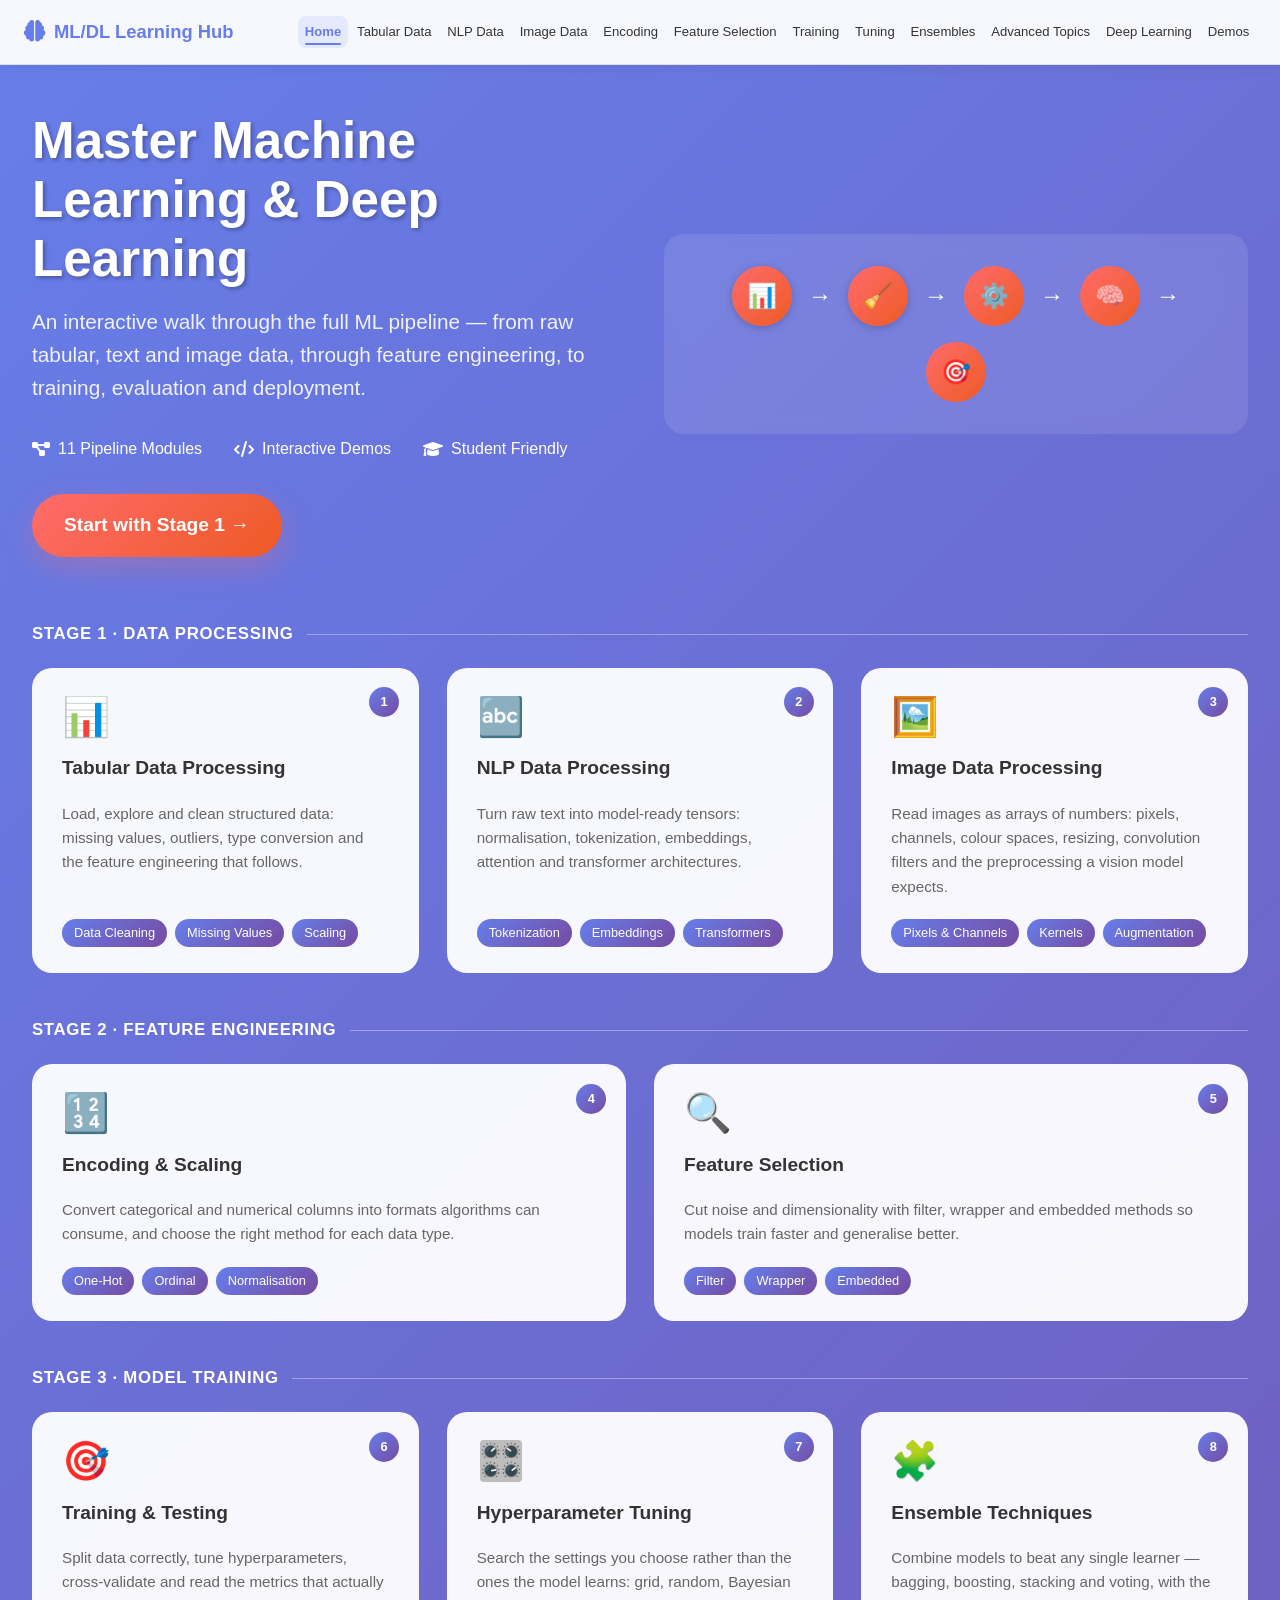
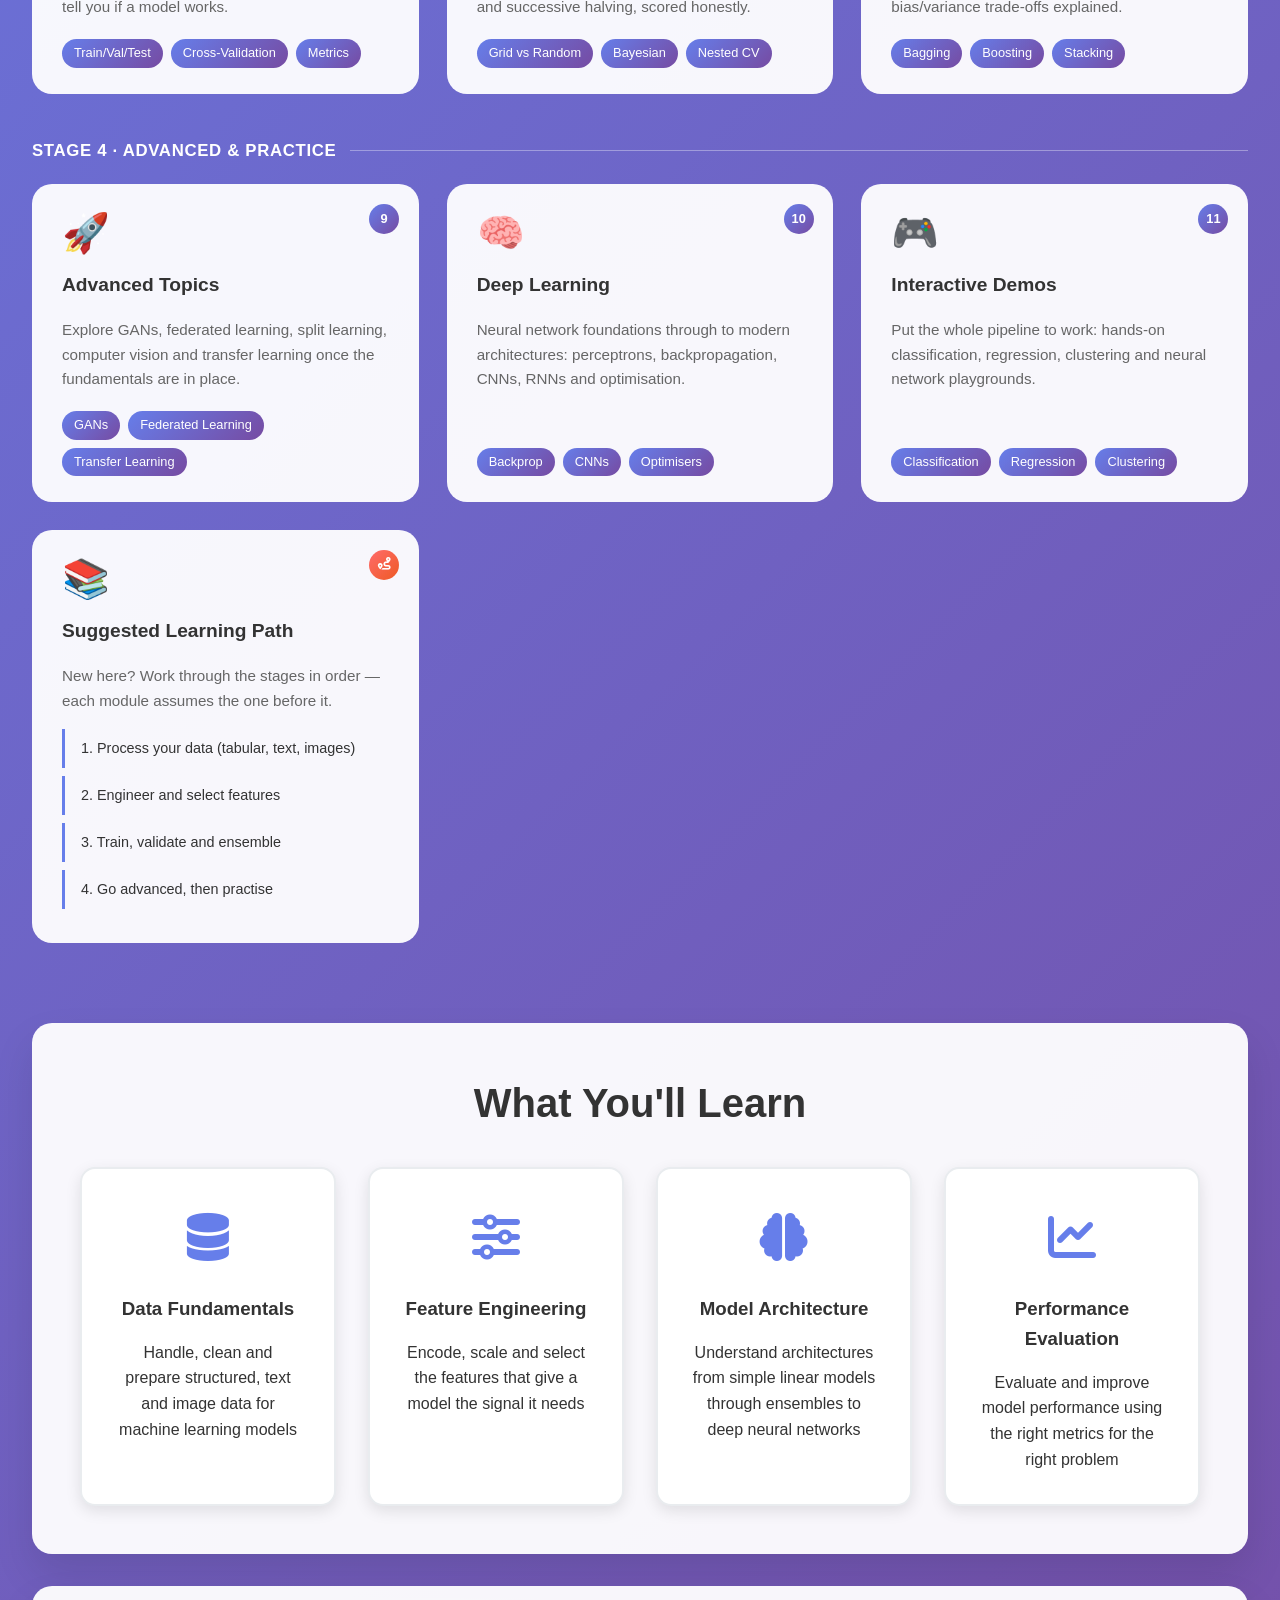
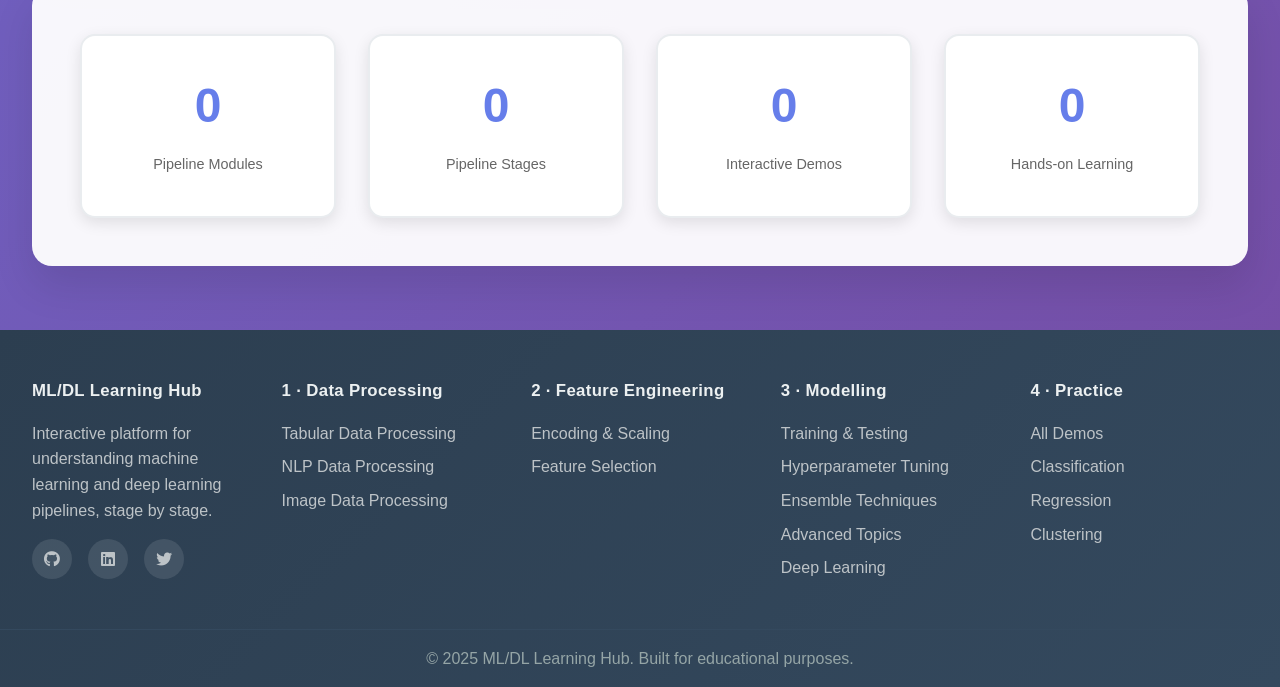
<file: index.html>
<!DOCTYPE html>
<html lang="en">
<head>
    <meta charset="UTF-8">
    <meta name="viewport" content="width=device-width, initial-scale=1.0">
    <title>ML/DL Learning Hub - Home</title>
    <link rel="stylesheet" href="styles/main.css">
    <link href="https://cdnjs.cloudflare.com/ajax/libs/font-awesome/6.0.0/css/all.min.css" rel="stylesheet">
</head>
<body>
    <!-- Navigation -->
    <nav class="navbar">
        <div class="nav-container">
            <div class="nav-brand">
                <i class="fas fa-brain"></i>
                <span>ML/DL Learning Hub</span>
            </div>
            <ul class="nav-menu" id="navMenu">
                <li><a href="index.html" class="nav-link active" aria-current="page">Home</a></li>
                <li><a href="tabular-data.html" class="nav-link">Tabular Data</a></li>
                <li><a href="nlp-pipeline.html" class="nav-link">NLP Data</a></li>
                <li><a href="image-processing.html" class="nav-link">Image Data</a></li>
                <li><a href="encoding.html" class="nav-link">Encoding</a></li>
                <li><a href="feature-selection.html" class="nav-link">Feature Selection</a></li>
                <li><a href="training-testing.html" class="nav-link">Training</a></li>
                <li><a href="hyperparameter-tuning.html" class="nav-link">Tuning</a></li>
                <li><a href="ensemble-techniques.html" class="nav-link">Ensembles</a></li>
                <li><a href="advanced-topics.html" class="nav-link">Advanced Topics</a></li>
                <li><a href="dl.html" class="nav-link">Deep Learning</a></li>
                <li><a href="interactive-demos.html" class="nav-link">Demos</a></li>
            </ul>
            <div class="hamburger" role="button" tabindex="0" aria-label="Toggle navigation menu" aria-expanded="false" aria-controls="navMenu">
                <span></span>
                <span></span>
                <span></span>
            </div>
        </div>
    </nav>

    <!-- Hero Section -->
    <section class="hero-section">
        <div class="hero">
            <div class="hero-content">
                <h1 class="hero-title">Master Machine Learning &amp; Deep Learning</h1>
                <p class="hero-subtitle">An interactive walk through the full ML pipeline &mdash; from raw tabular, text and image data, through feature engineering, to training, evaluation and deployment.</p>
                <div class="hero-stats">
                    <div class="stat">
                        <i class="fas fa-project-diagram"></i>
                        <span>11 Pipeline Modules</span>
                    </div>
                    <div class="stat">
                        <i class="fas fa-code"></i>
                        <span>Interactive Demos</span>
                    </div>
                    <div class="stat">
                        <i class="fas fa-graduation-cap"></i>
                        <span>Student Friendly</span>
                    </div>
                </div>
                <a href="tabular-data.html" class="cta-button">Start with Stage 1 &rarr;</a>
            </div>
            <div class="hero-visual">
                <div class="pipeline-preview">
                    <div class="pipeline-node" data-tooltip="Raw Data">📊</div>
                    <div class="pipeline-arrow">→</div>
                    <div class="pipeline-node" data-tooltip="Preprocessing">🧹</div>
                    <div class="pipeline-arrow">→</div>
                    <div class="pipeline-node" data-tooltip="Feature Engineering">⚙️</div>
                    <div class="pipeline-arrow">→</div>
                    <div class="pipeline-node" data-tooltip="Model Training">🧠</div>
                    <div class="pipeline-arrow">→</div>
                    <div class="pipeline-node" data-tooltip="Evaluation & Prediction">🎯</div>
                </div>
            </div>
        </div>

        <!-- Modules, ordered by the machine learning pipeline -->
        <div class="stage-block">
            <h2 class="stage-group-title">Stage 1 &middot; Data Processing</h2>
            <div class="features-grid">
                <a class="feature-card" href="tabular-data.html">
                    <span class="pipeline-badge">1</span>
                    <div class="feature-icon">📊</div>
                    <h3>Tabular Data Processing</h3>
                    <p>Load, explore and clean structured data: missing values, outliers, type conversion and the feature engineering that follows.</p>
                    <div class="feature-highlights">
                        <span class="highlight">Data Cleaning</span>
                        <span class="highlight">Missing Values</span>
                        <span class="highlight">Scaling</span>
                    </div>
                </a>
                <a class="feature-card" href="nlp-pipeline.html">
                    <span class="pipeline-badge">2</span>
                    <div class="feature-icon">🔤</div>
                    <h3>NLP Data Processing</h3>
                    <p>Turn raw text into model-ready tensors: normalisation, tokenization, embeddings, attention and transformer architectures.</p>
                    <div class="feature-highlights">
                        <span class="highlight">Tokenization</span>
                        <span class="highlight">Embeddings</span>
                        <span class="highlight">Transformers</span>
                    </div>
                </a>
                <a class="feature-card" href="image-processing.html">
                    <span class="pipeline-badge">3</span>
                    <div class="feature-icon">🖼️</div>
                    <h3>Image Data Processing</h3>
                    <p>Read images as arrays of numbers: pixels, channels, colour spaces, resizing, convolution filters and the preprocessing a vision model expects.</p>
                    <div class="feature-highlights">
                        <span class="highlight">Pixels &amp; Channels</span>
                        <span class="highlight">Kernels</span>
                        <span class="highlight">Augmentation</span>
                    </div>
                </a>
            </div>
        </div>

        <div class="stage-block">
            <h2 class="stage-group-title">Stage 2 &middot; Feature Engineering</h2>
            <div class="features-grid">
                <a class="feature-card" href="encoding.html">
                    <span class="pipeline-badge">4</span>
                    <div class="feature-icon">🔢</div>
                    <h3>Encoding &amp; Scaling</h3>
                    <p>Convert categorical and numerical columns into formats algorithms can consume, and choose the right method for each data type.</p>
                    <div class="feature-highlights">
                        <span class="highlight">One-Hot</span>
                        <span class="highlight">Ordinal</span>
                        <span class="highlight">Normalisation</span>
                    </div>
                </a>
                <a class="feature-card" href="feature-selection.html">
                    <span class="pipeline-badge">5</span>
                    <div class="feature-icon">🔍</div>
                    <h3>Feature Selection</h3>
                    <p>Cut noise and dimensionality with filter, wrapper and embedded methods so models train faster and generalise better.</p>
                    <div class="feature-highlights">
                        <span class="highlight">Filter</span>
                        <span class="highlight">Wrapper</span>
                        <span class="highlight">Embedded</span>
                    </div>
                </a>
            </div>
        </div>

        <div class="stage-block">
            <h2 class="stage-group-title">Stage 3 &middot; Model Training</h2>
            <div class="features-grid">
                <a class="feature-card" href="training-testing.html">
                    <span class="pipeline-badge">6</span>
                    <div class="feature-icon">🎯</div>
                    <h3>Training &amp; Testing</h3>
                    <p>Split data correctly, tune hyperparameters, cross-validate and read the metrics that actually tell you if a model works.</p>
                    <div class="feature-highlights">
                        <span class="highlight">Train/Val/Test</span>
                        <span class="highlight">Cross-Validation</span>
                        <span class="highlight">Metrics</span>
                    </div>
                </a>
                <a class="feature-card" href="hyperparameter-tuning.html">
                    <span class="pipeline-badge">7</span>
                    <div class="feature-icon">🎛️</div>
                    <h3>Hyperparameter Tuning</h3>
                    <p>Search the settings you choose rather than the ones the model learns: grid, random, Bayesian and successive halving, scored honestly.</p>
                    <div class="feature-highlights">
                        <span class="highlight">Grid vs Random</span>
                        <span class="highlight">Bayesian</span>
                        <span class="highlight">Nested CV</span>
                    </div>
                </a>
                <a class="feature-card" href="ensemble-techniques.html">
                    <span class="pipeline-badge">8</span>
                    <div class="feature-icon">🧩</div>
                    <h3>Ensemble Techniques</h3>
                    <p>Combine models to beat any single learner &mdash; bagging, boosting, stacking and voting, with the bias/variance trade-offs explained.</p>
                    <div class="feature-highlights">
                        <span class="highlight">Bagging</span>
                        <span class="highlight">Boosting</span>
                        <span class="highlight">Stacking</span>
                    </div>
                </a>
            </div>
        </div>

        <div class="stage-block">
            <h2 class="stage-group-title">Stage 4 &middot; Advanced &amp; Practice</h2>
            <div class="features-grid">
                <a class="feature-card" href="advanced-topics.html">
                    <span class="pipeline-badge">9</span>
                    <div class="feature-icon">🚀</div>
                    <h3>Advanced Topics</h3>
                    <p>Explore GANs, federated learning, split learning, computer vision and transfer learning once the fundamentals are in place.</p>
                    <div class="feature-highlights">
                        <span class="highlight">GANs</span>
                        <span class="highlight">Federated Learning</span>
                        <span class="highlight">Transfer Learning</span>
                    </div>
                </a>
                <a class="feature-card" href="dl.html">
                    <span class="pipeline-badge">10</span>
                    <div class="feature-icon">🧠</div>
                    <h3>Deep Learning</h3>
                    <p>Neural network foundations through to modern architectures: perceptrons, backpropagation, CNNs, RNNs and optimisation.</p>
                    <div class="feature-highlights">
                        <span class="highlight">Backprop</span>
                        <span class="highlight">CNNs</span>
                        <span class="highlight">Optimisers</span>
                    </div>
                </a>
                <a class="feature-card" href="interactive-demos.html">
                    <span class="pipeline-badge">11</span>
                    <div class="feature-icon">🎮</div>
                    <h3>Interactive Demos</h3>
                    <p>Put the whole pipeline to work: hands-on classification, regression, clustering and neural network playgrounds.</p>
                    <div class="feature-highlights">
                        <span class="highlight">Classification</span>
                        <span class="highlight">Regression</span>
                        <span class="highlight">Clustering</span>
                    </div>
                </a>
                <div class="feature-card overview-card">
                    <span class="pipeline-badge"><i class="fas fa-route"></i></span>
                    <div class="feature-icon">📚</div>
                    <h3>Suggested Learning Path</h3>
                    <p>New here? Work through the stages in order &mdash; each module assumes the one before it.</p>
                    <div class="learning-path">
                        <div class="path-step">1. Process your data (tabular, text, images)</div>
                        <div class="path-step">2. Engineer and select features</div>
                        <div class="path-step">3. Train, validate and ensemble</div>
                        <div class="path-step">4. Go advanced, then practise</div>
                    </div>
                </div>
            </div>
        </div>
    </section>

    <!-- Quick Overview Section -->
    <section class="overview-section">
        <div class="container">
            <h2>What You'll Learn</h2>
            <div class="overview-grid">
                <div class="overview-item">
                    <div class="overview-icon">
                        <i class="fas fa-database"></i>
                    </div>
                    <h3>Data Fundamentals</h3>
                    <p>Handle, clean and prepare structured, text and image data for machine learning models</p>
                </div>
                <div class="overview-item">
                    <div class="overview-icon">
                        <i class="fas fa-sliders-h"></i>
                    </div>
                    <h3>Feature Engineering</h3>
                    <p>Encode, scale and select the features that give a model the signal it needs</p>
                </div>
                <div class="overview-item">
                    <div class="overview-icon">
                        <i class="fas fa-brain"></i>
                    </div>
                    <h3>Model Architecture</h3>
                    <p>Understand architectures from simple linear models through ensembles to deep neural networks</p>
                </div>
                <div class="overview-item">
                    <div class="overview-icon">
                        <i class="fas fa-chart-line"></i>
                    </div>
                    <h3>Performance Evaluation</h3>
                    <p>Evaluate and improve model performance using the right metrics for the right problem</p>
                </div>
            </div>
        </div>
    </section>

    <!-- Statistics Section -->
    <section class="stats-section">
        <div class="container">
            <div class="stats-grid">
                <div class="stat-card">
                    <div class="stat-number">11</div>
                    <div class="stat-label">Pipeline Modules</div>
                </div>
                <div class="stat-card">
                    <div class="stat-number">4</div>
                    <div class="stat-label">Pipeline Stages</div>
                </div>
                <div class="stat-card">
                    <div class="stat-number">25+</div>
                    <div class="stat-label">Interactive Demos</div>
                </div>
                <div class="stat-card">
                    <div class="stat-number">100%</div>
                    <div class="stat-label">Hands-on Learning</div>
                </div>
            </div>
        </div>
    </section>


    <!-- Footer -->
    <footer class="footer">
        <div class="footer-content">
            <div class="footer-section">
                <h3>ML/DL Learning Hub</h3>
                <p>Interactive platform for understanding machine learning and deep learning pipelines, stage by stage.</p>
                <div class="social-links">
                    <a href="#" aria-label="GitHub"><i class="fab fa-github"></i></a>
                    <a href="#" aria-label="LinkedIn"><i class="fab fa-linkedin"></i></a>
                    <a href="#" aria-label="Twitter"><i class="fab fa-twitter"></i></a>
                </div>
            </div>
            <div class="footer-section">
                <h4>1 &middot; Data Processing</h4>
                <ul>
                    <li><a href="tabular-data.html">Tabular Data Processing</a></li>
                    <li><a href="nlp-pipeline.html">NLP Data Processing</a></li>
                    <li><a href="image-processing.html">Image Data Processing</a></li>
                </ul>
            </div>
            <div class="footer-section">
                <h4>2 &middot; Feature Engineering</h4>
                <ul>
                    <li><a href="encoding.html">Encoding &amp; Scaling</a></li>
                    <li><a href="feature-selection.html">Feature Selection</a></li>
                </ul>
            </div>
            <div class="footer-section">
                <h4>3 &middot; Modelling</h4>
                <ul>
                    <li><a href="training-testing.html">Training &amp; Testing</a></li>
                    <li><a href="hyperparameter-tuning.html">Hyperparameter Tuning</a></li>
                    <li><a href="ensemble-techniques.html">Ensemble Techniques</a></li>
                    <li><a href="advanced-topics.html">Advanced Topics</a></li>
                    <li><a href="dl.html">Deep Learning</a></li>
                </ul>
            </div>
            <div class="footer-section">
                <h4>4 &middot; Practice</h4>
                <ul>
                    <li><a href="interactive-demos.html">All Demos</a></li>
                    <li><a href="interactive-demos.html#classification">Classification</a></li>
                    <li><a href="interactive-demos.html#regression">Regression</a></li>
                    <li><a href="interactive-demos.html#clustering">Clustering</a></li>
                </ul>
            </div>
        </div>
        <div class="footer-bottom">
            <p>&copy; 2025 ML/DL Learning Hub. Built for educational purposes.</p>
        </div>
    </footer>

    <!-- Scripts -->
    <script src="js/main.js"></script>
    <script src="js/home.js"></script>
</body>
</html>
</file>
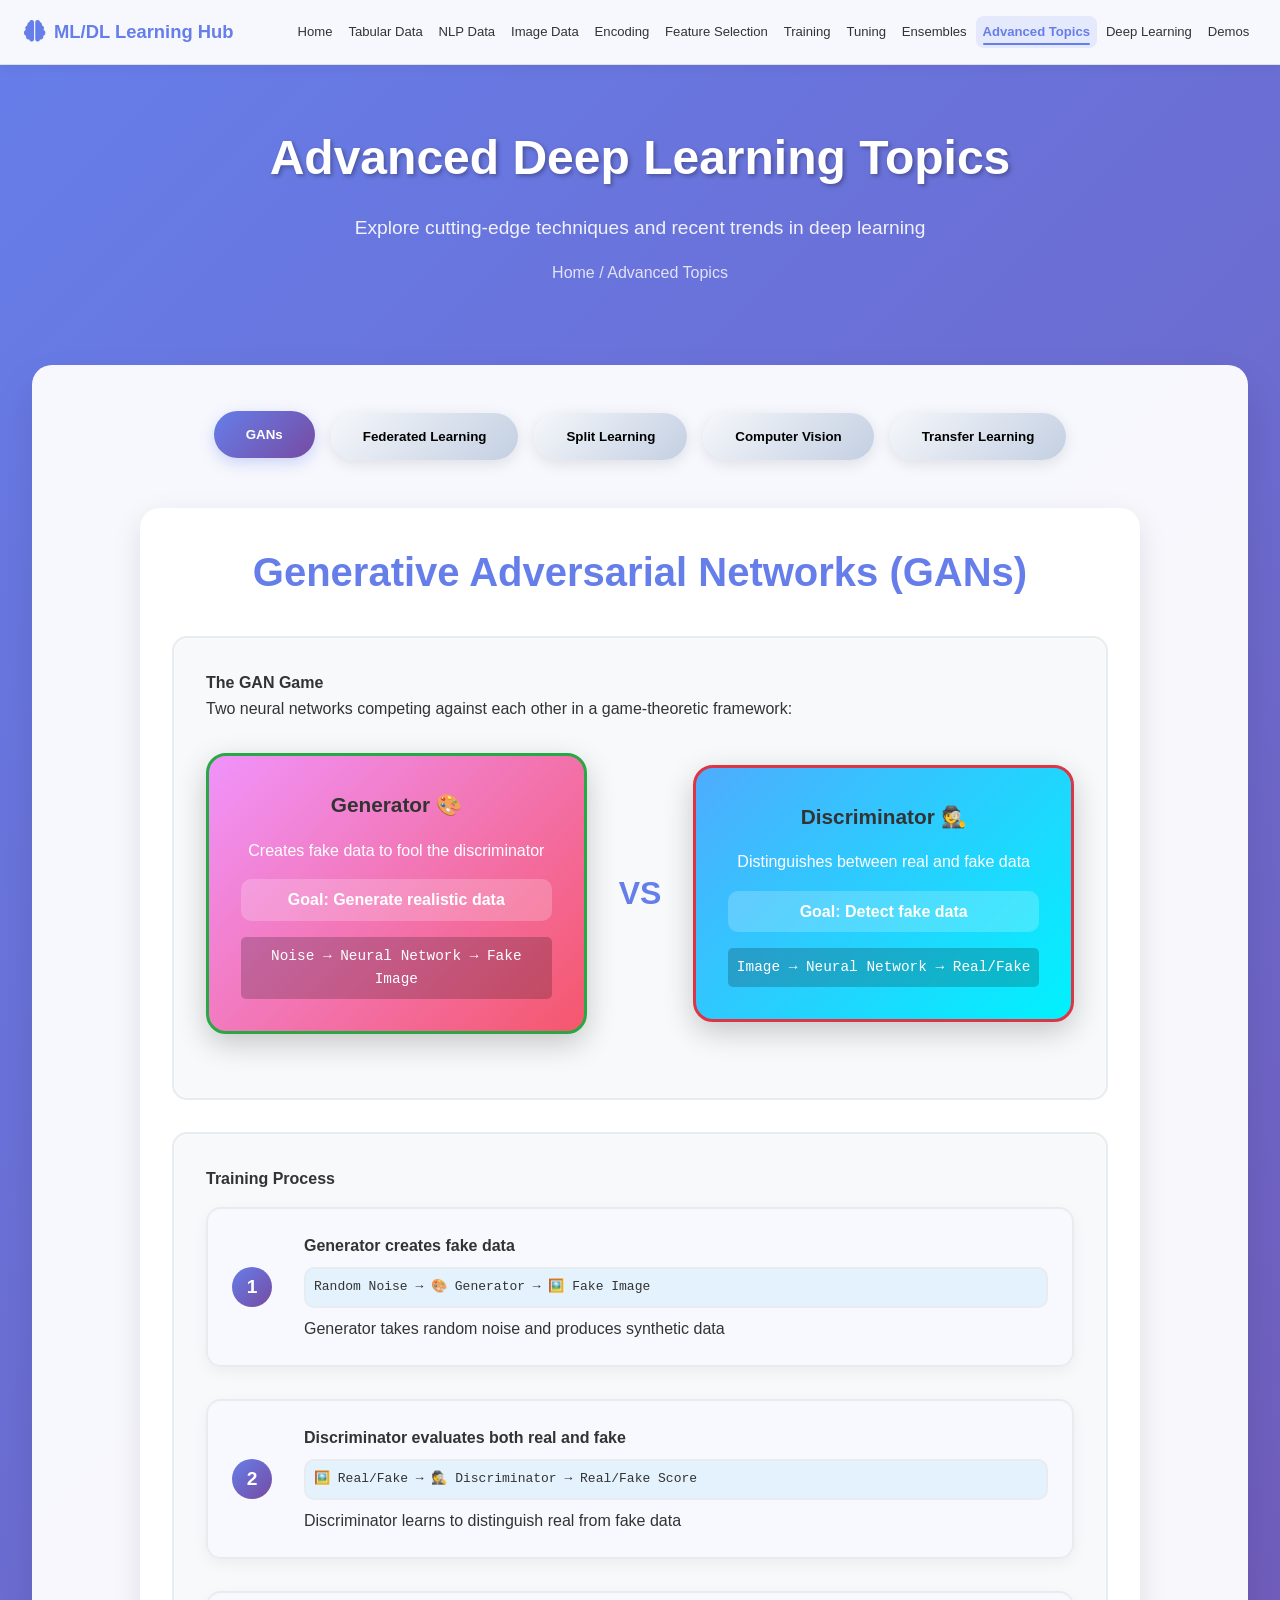
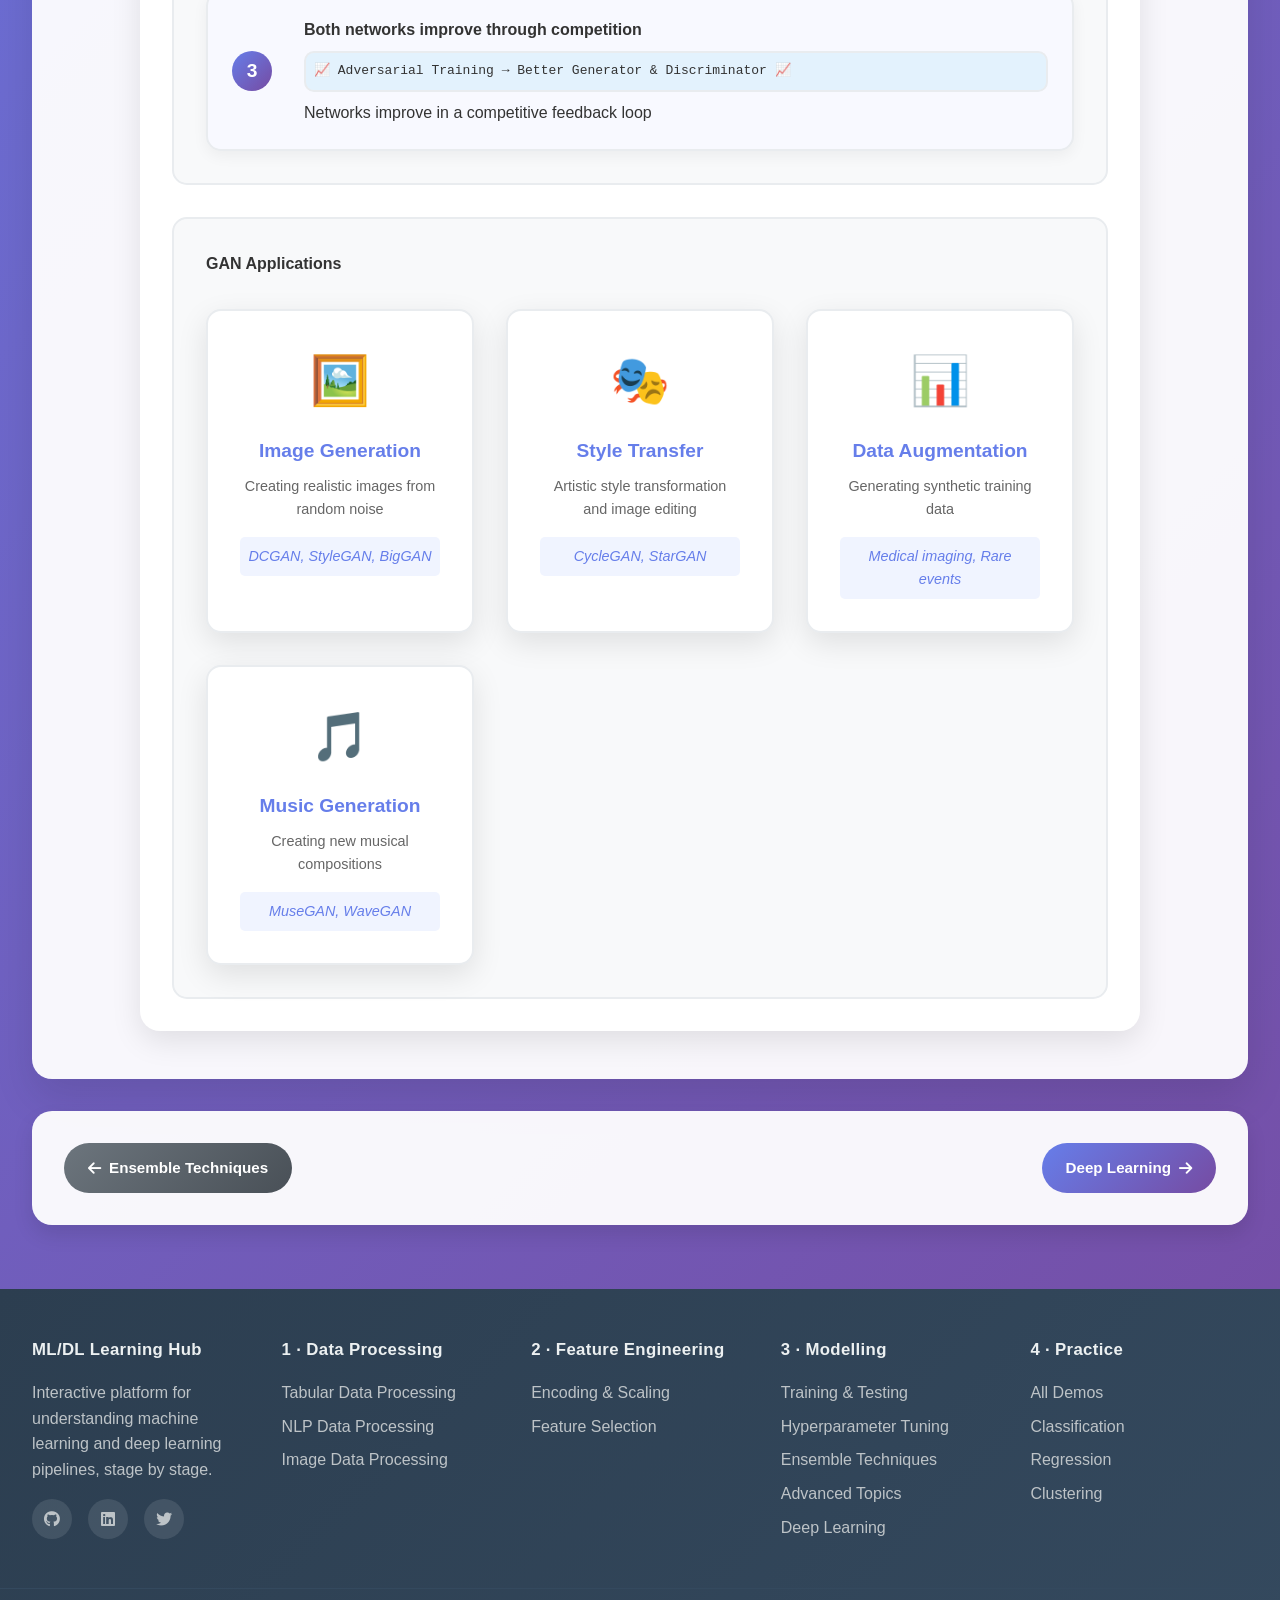
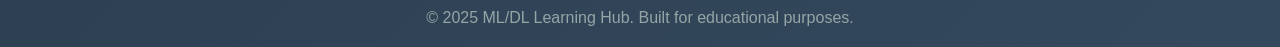
<file: advanced-topics.html>
<!DOCTYPE html>
<html lang="en">
<head>
    <meta charset="UTF-8">
    <meta name="viewport" content="width=device-width, initial-scale=1.0">
    <title>Advanced Topics - ML/DL Learning Hub</title>
    <link rel="stylesheet" href="styles/main.css">
    <link href="https://cdnjs.cloudflare.com/ajax/libs/font-awesome/6.0.0/css/all.min.css" rel="stylesheet">
    <style>
        /* Page-specific styles only — shared chrome lives in styles/main.css */


        /* Topic Tabs */
        .topic-tabs {
            display: flex;
            justify-content: center;
            gap: 1rem;
            margin-bottom: 3rem;
            flex-wrap: wrap;
        }

        .tab-button {
            background: linear-gradient(135deg, #f5f7fa, #c3cfe2);
            border: none;
            padding: 1rem 2rem;
            border-radius: 50px;
            font-weight: 600;
            cursor: pointer;
            transition: all 0.3s ease;
            box-shadow: 0 4px 15px rgba(0, 0, 0, 0.1);
        }

        .tab-button:hover {
            transform: translateY(-2px);
            box-shadow: 0 6px 20px rgba(0, 0, 0, 0.15);
        }

        .tab-button.active {
            background: linear-gradient(135deg, #667eea, #764ba2);
            color: white;
            transform: translateY(-2px);
        }

        /* Topic Content */
        .topic-content {
            display: none;
            animation: fadeIn 0.5s ease-in;
        }

        .topic-content.active {
            display: block;
        }

        @keyframes fadeIn {
            from { opacity: 0; transform: translateY(20px); }
            to { opacity: 1; transform: translateY(0); }
        }

        .topic-content h3 {
            text-align: center;
            font-size: 2.5rem;
            margin-bottom: 2rem;
            color: #667eea;
            font-weight: 700;
        }

        /* GAN Styles */
        .gan-players {
            display: flex;
            justify-content: space-around;
            align-items: center;
            margin: 2rem 0;
            flex-wrap: wrap;
            gap: 2rem;
        }

        .player {
            background: linear-gradient(135deg, #f093fb, #f5576c);
            color: white;
            padding: 2rem;
            border-radius: 20px;
            text-align: center;
            box-shadow: 0 10px 30px rgba(0, 0, 0, 0.2);
            flex: 1;
            min-width: 250px;
        }

        .discriminator {
            background: linear-gradient(135deg, #4facfe, #00f2fe);
        }

        .vs {
            font-size: 2rem;
            font-weight: bold;
            color: #667eea;
        }

        .player-goal {
            background: rgba(255, 255, 255, 0.2);
            padding: 0.5rem;
            border-radius: 10px;
            margin: 1rem 0;
            font-weight: bold;
        }

        .player-process {
            font-family: monospace;
            background: rgba(0, 0, 0, 0.2);
            padding: 0.5rem;
            border-radius: 5px;
        }

        /* GAN Steps */
        .gan-steps {
            display: flex;
            flex-direction: column;
            gap: 2rem;
        }

        .gan-step {
            display: flex;
            align-items: center;
            gap: 2rem;
            background: #f8f9ff;
            padding: 1.5rem;
            border-radius: 15px;
            box-shadow: 0 5px 15px rgba(0, 0, 0, 0.05);
        }

        .step-number {
            background: linear-gradient(135deg, #667eea, #764ba2);
            color: white;
            width: 40px;
            height: 40px;
            border-radius: 50%;
            display: flex;
            align-items: center;
            justify-content: center;
            font-weight: bold;
            flex-shrink: 0;
        }

        .step-visual {
            background: #e3f2fd;
            padding: 0.5rem;
            border-radius: 10px;
            font-family: monospace;
            margin: 0.5rem 0;
        }

        /* Application Grid */
        .app-grid {
            display: grid;
            grid-template-columns: repeat(auto-fit, minmax(250px, 1fr));
            gap: 2rem;
            margin-top: 2rem;
        }

        .app-card {
            background: white;
            padding: 2rem;
            border-radius: 15px;
            text-align: center;
            box-shadow: 0 10px 30px rgba(0, 0, 0, 0.1);
            transition: transform 0.3s ease;
        }

        .app-card:hover {
            transform: translateY(-5px);
        }

        .app-icon {
            font-size: 3rem;
            margin-bottom: 1rem;
        }

        .app-name {
            font-size: 1.2rem;
            font-weight: bold;
            color: #667eea;
            margin-bottom: 0.5rem;
        }

        .app-desc {
            color: #666;
            margin-bottom: 1rem;
        }

        .app-example {
            background: #f0f4ff;
            padding: 0.5rem;
            border-radius: 5px;
            font-size: 0.9rem;
            color: #667eea;
        }

        /* Federated Learning Styles */
        .federated-architecture {
            display: flex;
            flex-direction: column;
            align-items: center;
            gap: 3rem;
            margin: 2rem 0;
        }

        .central-server {
            background: linear-gradient(135deg, #667eea, #764ba2);
            color: white;
            padding: 2rem;
            border-radius: 20px;
            text-align: center;
            box-shadow: 0 10px 30px rgba(0, 0, 0, 0.2);
        }

        .server-tasks {
            display: flex;
            gap: 1rem;
            margin-top: 1rem;
            flex-wrap: wrap;
            justify-content: center;
        }

        .server-tasks span {
            background: rgba(255, 255, 255, 0.2);
            padding: 0.5rem 1rem;
            border-radius: 20px;
            font-size: 0.9rem;
        }

        .federated-clients {
            display: grid;
            grid-template-columns: repeat(auto-fit, minmax(200px, 1fr));
            gap: 2rem;
            width: 100%;
        }

        .client-device {
            background: white;
            padding: 1.5rem;
            border-radius: 15px;
            text-align: center;
            box-shadow: 0 5px 20px rgba(0, 0, 0, 0.1);
        }

        .device-icon {
            font-size: 2rem;
            margin-bottom: 1rem;
        }

        .device-label {
            font-weight: bold;
            margin-bottom: 0.5rem;
            color: #667eea;
        }

        .local-data {
            font-size: 0.9rem;
            color: #666;
            background: #f8f9ff;
            padding: 0.5rem;
            border-radius: 5px;
        }

        /* FL Steps */
        .fl-steps {
            display: grid;
            grid-template-columns: repeat(auto-fit, minmax(250px, 1fr));
            gap: 2rem;
            margin: 2rem 0;
        }

        .fl-step {
            background: white;
            padding: 2rem;
            border-radius: 15px;
            text-align: center;
            box-shadow: 0 5px 20px rgba(0, 0, 0, 0.1);
        }

        .step-icon {
            font-size: 2rem;
            margin-bottom: 1rem;
        }

        /* Benefits Grid */
        .benefits-grid {
            display: grid;
            grid-template-columns: repeat(auto-fit, minmax(250px, 1fr));
            gap: 2rem;
            margin: 2rem 0;
        }

        .benefit-item {
            background: white;
            padding: 2rem;
            border-radius: 15px;
            box-shadow: 0 5px 20px rgba(0, 0, 0, 0.1);
            text-align: center;
        }

        .benefit-icon {
            font-size: 2.5rem;
            margin-bottom: 1rem;
        }

        /* Split Learning Styles */
        .split-diagram {
            display: flex;
            justify-content: space-between;
            align-items: center;
            margin: 2rem 0;
            gap: 2rem;
            flex-wrap: wrap;
        }

        .client-side, .server-side {
            background: white;
            padding: 2rem;
            border-radius: 15px;
            box-shadow: 0 10px 30px rgba(0, 0, 0, 0.1);
            flex: 1;
            min-width: 300px;
        }

        .network-layers {
            display: flex;
            flex-direction: column;
            gap: 0.5rem;
            margin: 1rem 0;
        }

        .layer {
            padding: 0.8rem;
            border-radius: 10px;
            text-align: center;
            font-weight: bold;
        }

        .client-layer {
            background: linear-gradient(135deg, #f093fb, #f5576c);
            color: white;
        }

        .server-layer {
            background: linear-gradient(135deg, #4facfe, #00f2fe);
            color: white;
        }

        .communication-arrow {
            display: flex;
            flex-direction: column;
            align-items: center;
            gap: 0.5rem;
        }

        .arrow {
            font-size: 2rem;
            color: #667eea;
        }

        .arrow-label {
            font-size: 0.9rem;
            color: #666;
            text-align: center;
        }

        .advantages-comparison {
            display: grid;
            grid-template-columns: repeat(auto-fit, minmax(250px, 1fr));
            gap: 2rem;
            margin: 2rem 0;
        }

        .comparison-item {
            background: white;
            padding: 2rem;
            border-radius: 15px;
            box-shadow: 0 5px 20px rgba(0, 0, 0, 0.1);
        }

        .comparison-item h5 {
            color: #667eea;
            margin-bottom: 1rem;
            font-size: 1.1rem;
        }

        /* Computer Vision Styles */
        .cv-pipeline {
            display: flex;
            flex-direction: column;
            gap: 3rem;
        }

        .cv-stage {
            background: white;
            padding: 2rem;
            border-radius: 15px;
            box-shadow: 0 5px 20px rgba(0, 0, 0, 0.1);
        }

        .image-transformations {
            display: flex;
            justify-content: space-between;
            align-items: center;
            gap: 1rem;
            flex-wrap: wrap;
        }

        .transform-step {
            text-align: center;
            flex: 1;
            min-width: 120px;
        }

        .transform-name {
            font-weight: bold;
            color: #667eea;
            margin-bottom: 0.5rem;
        }

        .image-placeholder {
            font-size: 2rem;
            margin: 0.5rem 0;
        }

        .transform-desc {
            font-size: 0.9rem;
            color: #666;
        }

        .transform-arrow {
            font-size: 1.5rem;
            color: #667eea;
        }

        .cnn-architecture {
            display: flex;
            justify-content: space-between;
            align-items: center;
            gap: 2rem;
            flex-wrap: wrap;
        }

        .cnn-layer {
            text-align: center;
            flex: 1;
            min-width: 150px;
        }

        .layer-name {
            font-weight: bold;
            color: #667eea;
            margin-bottom: 1rem;
        }

        .feature-maps {
            display: flex;
            justify-content: center;
            gap: 0.5rem;
            margin: 1rem 0;
        }

        .feature-map {
            background: linear-gradient(135deg, #667eea, #764ba2);
            border-radius: 5px;
        }

        .feature-map.large {
            width: 30px;
            height: 30px;
        }

        .feature-map.medium {
            width: 20px;
            height: 20px;
        }

        .feature-map.small {
            width: 15px;
            height: 15px;
        }

        .layer-desc {
            font-size: 0.9rem;
            color: #666;
        }

        .cv-tasks {
            display: grid;
            grid-template-columns: repeat(auto-fit, minmax(250px, 1fr));
            gap: 2rem;
        }

        .task-example {
            background: white;
            padding: 2rem;
            border-radius: 15px;
            box-shadow: 0 5px 20px rgba(0, 0, 0, 0.1);
        }

        .task-example h5 {
            color: #667eea;
            margin-bottom: 1rem;
        }

        .classification-result {
            margin: 1rem 0;
        }

        .class-prob {
            padding: 0.5rem;
            margin: 0.3rem 0;
            border-radius: 5px;
        }

        .class-prob.high {
            background: #e8f5e8;
            color: #2e7d32;
        }

        .class-prob.medium {
            background: #fff3e0;
            color: #f57c00;
        }

        .class-prob.low {
            background: #ffebee;
            color: #c62828;
        }

        .detection-result {
            margin: 1rem 0;
        }

        .bounding-box {
            border: 2px solid #667eea;
            padding: 0.5rem;
            margin: 0.5rem 0;
            border-radius: 5px;
            position: relative;
        }

        .bbox-label {
            background: #667eea;
            color: white;
            padding: 0.2rem 0.5rem;
            font-size: 0.8rem;
            position: absolute;
            top: -10px;
            left: 5px;
        }

        .segmentation-result {
            display: grid;
            grid-template-columns: 1fr 1fr;
            gap: 0.5rem;
            margin: 1rem 0;
        }

        .segment {
            padding: 0.5rem;
            border-radius: 5px;
            text-align: center;
            font-size: 0.9rem;
        }

        .segment.person {
            background: #ffcdd2;
            color: #c62828;
        }

        .segment.car {
            background: #c8e6c9;
            color: #2e7d32;
        }

        .segment.road {
            background: #e1bee7;
            color: #7b1fa2;
        }

        .segment.sky {
            background: #bbdefb;
            color: #1565c0;
        }

        .architecture-timeline {
            display: flex;
            justify-content: space-between;
            gap: 1rem;
            margin: 2rem 0;
            flex-wrap: wrap;
        }

        .arch-item {
            background: white;
            padding: 1.5rem;
            border-radius: 15px;
            box-shadow: 0 5px 20px rgba(0, 0, 0, 0.1);
            text-align: center;
            flex: 1;
            min-width: 200px;
        }

        .arch-year {
            background: linear-gradient(135deg, #667eea, #764ba2);
            color: white;
            padding: 0.5rem;
            border-radius: 20px;
            font-weight: bold;
            margin-bottom: 1rem;
        }

        .arch-name {
            font-weight: bold;
            color: #667eea;
            margin-bottom: 0.5rem;
        }

        .arch-desc {
            color: #666;
            margin-bottom: 1rem;
            font-size: 0.9rem;
        }

        .arch-stats {
            background: #f8f9ff;
            padding: 0.5rem;
            border-radius: 5px;
            font-size: 0.8rem;
            color: #667eea;
        }

        /* Transfer Learning Styles */
        .transfer-diagram {
            display: flex;
            justify-content: space-between;
            align-items: center;
            gap: 2rem;
            margin: 2rem 0;
            flex-wrap: wrap;
        }

        .source-task, .target-task {
            background: white;
            padding: 2rem;
            border-radius: 15px;
            box-shadow: 0 10px 30px rgba(0, 0, 0, 0.1);
            flex: 1;
            min-width: 300px;
        }

        .source-task h5, .target-task h5 {
            color: #667eea;
            margin-bottom: 1rem;
        }

        .task-info {
            display: flex;
            flex-direction: column;
            gap: 0.5rem;
        }

        .task-info > div {
            padding: 0.5rem;
            background: #f8f9ff;
            border-radius: 5px;
            font-size: 0.9rem;
        }

        .transfer-arrow {
            display: flex;
            flex-direction: column;
            align-items: center;
            gap: 0.5rem;
        }

        .arrow-icon {
            font-size: 2rem;
        }

        .strategies-grid {
            display: grid;
            grid-template-columns: repeat(auto-fit, minmax(300px, 1fr));
            gap: 2rem;
            margin: 2rem 0;
        }

        .strategy-card {
            background: white;
            padding: 2rem;
            border-radius: 15px;
            box-shadow: 0 5px 20px rgba(0, 0, 0, 0.1);
        }

        .strategy-card h5 {
            color: #667eea;
            margin-bottom: 1rem;
        }

        .layer-diagram {
            display: flex;
            flex-direction: column;
            gap: 0.5rem;
            margin: 1rem 0;
        }

        .layer {
            padding: 0.8rem;
            border-radius: 10px;
            text-align: center;
            font-weight: bold;
        }

        .layer.frozen {
            background: #e0e0e0;
            color: #666;
        }

        .layer.trainable {
            background: linear-gradient(135deg, #4caf50, #8bc34a);
            color: white;
        }

        .layer.slow {
            background: linear-gradient(135deg, #ff9800, #ffc107);
            color: white;
        }

        .layer.fast {
            background: linear-gradient(135deg, #f44336, #e91e63);
            color: white;
        }

        .layer.adapted {
            background: linear-gradient(135deg, #9c27b0, #673ab7);
            color: white;
        }

        .layer.new {
            background: linear-gradient(135deg, #2196f3, #03a9f4);
            color: white;
        }

        .strategy-pros {
            background: #f0f4ff;
            padding: 1rem;
            border-radius: 10px;
            margin-top: 1rem;
            font-size: 0.9rem;
            color: #667eea;
        }

        .applications-grid {
            display: grid;
            grid-template-columns: repeat(auto-fit, minmax(250px, 1fr));
            gap: 2rem;
            margin: 2rem 0;
        }

        .application {
            background: white;
            padding: 2rem;
            border-radius: 15px;
            box-shadow: 0 5px 20px rgba(0, 0, 0, 0.1);
        }

        .application h5 {
            color: #667eea;
            margin-bottom: 1rem;
        }

        /* Responsive Design */
        @media (max-width: 768px) {
            .page-header h1 {
                font-size: 2rem;
            }

            .topic-tabs {
                gap: 0.5rem;
            }

            .tab-button {
                padding: 0.8rem 1.5rem;
                font-size: 0.9rem;
            }

            .gan-players {
                flex-direction: column;
            }

            .vs {
                transform: rotate(90deg);
            }

            .split-diagram,
            .transfer-diagram {
                flex-direction: column;
            }

            .communication-arrow .arrow,
            .transfer-arrow .arrow-icon {
                transform: rotate(90deg);
            }

            .image-transformations,
            .cnn-architecture,
            .architecture-timeline {
                flex-direction: column;
            }

            .transform-arrow {
                transform: rotate(90deg);
            }

            .nav-links {
                flex-direction: column;
                gap: 1rem;
            }
        }
    </style>
</head>
<body>

    <!-- Navigation -->
    <nav class="navbar">
        <div class="nav-container">
            <div class="nav-brand">
                <i class="fas fa-brain"></i>
                <span>ML/DL Learning Hub</span>
            </div>
            <ul class="nav-menu" id="navMenu">
                <li><a href="index.html" class="nav-link">Home</a></li>
                <li><a href="tabular-data.html" class="nav-link">Tabular Data</a></li>
                <li><a href="nlp-pipeline.html" class="nav-link">NLP Data</a></li>
                <li><a href="image-processing.html" class="nav-link">Image Data</a></li>
                <li><a href="encoding.html" class="nav-link">Encoding</a></li>
                <li><a href="feature-selection.html" class="nav-link">Feature Selection</a></li>
                <li><a href="training-testing.html" class="nav-link">Training</a></li>
                <li><a href="hyperparameter-tuning.html" class="nav-link">Tuning</a></li>
                <li><a href="ensemble-techniques.html" class="nav-link">Ensembles</a></li>
                <li><a href="advanced-topics.html" class="nav-link active" aria-current="page">Advanced Topics</a></li>
                <li><a href="dl.html" class="nav-link">Deep Learning</a></li>
                <li><a href="interactive-demos.html" class="nav-link">Demos</a></li>
            </ul>
            <div class="hamburger" role="button" tabindex="0" aria-label="Toggle navigation menu" aria-expanded="false" aria-controls="navMenu">
                <span></span>
                <span></span>
                <span></span>
            </div>
        </div>
    </nav>

    <!-- Page Header -->
    <section class="page-header">
        <div class="container">
            <h1>Advanced Deep Learning Topics</h1>
            <p>Explore cutting-edge techniques and recent trends in deep learning</p>
            <div class="breadcrumb">
                <a href="index.html">Home</a> <span>/</span> <span>Advanced Topics</span>
            </div>
        </div>
    </section>

    <!-- Main Content -->
    <section class="main-content">
        <div class="container">
            <div class="advanced-topics">
                <div class="topic-tabs">
                    <button class="tab-button active" onclick="showTopic('gan')">GANs</button>
                    <button class="tab-button" onclick="showTopic('federated')">Federated Learning</button>
                    <button class="tab-button" onclick="showTopic('split')">Split Learning</button>
                    <button class="tab-button" onclick="showTopic('cv')">Computer Vision</button>
                    <button class="tab-button" onclick="showTopic('transfer')">Transfer Learning</button>
                </div>

                <!-- GANs Topic -->
                <div id="gan-topic" class="topic-content active">
                    <h3>Generative Adversarial Networks (GANs)</h3>
                    <div class="gan-explanation">
                        <div class="gan-concept">
                            <h4>The GAN Game</h4>
                            <p>Two neural networks competing against each other in a game-theoretic framework:</p>
                            <div class="gan-players">
                                <div class="player generator">
                                    <h5>Generator 🎨</h5>
                                    <p>Creates fake data to fool the discriminator</p>
                                    <div class="player-goal">Goal: Generate realistic data</div>
                                    <div class="player-process">
                                        <span>Noise → Neural Network → Fake Image</span>
                                    </div>
                                </div>
                                <div class="vs">VS</div>
                                <div class="player discriminator">
                                    <h5>Discriminator 🕵️</h5>
                                    <p>Distinguishes between real and fake data</p>
                                    <div class="player-goal">Goal: Detect fake data</div>
                                    <div class="player-process">
                                        <span>Image → Neural Network → Real/Fake</span>
                                    </div>
                                </div>
                            </div>
                        </div>
                        
                        <div class="gan-process">
                            <h4>Training Process</h4>
                            <div class="gan-steps">
                                <div class="gan-step">
                                    <div class="step-number">1</div>
                                    <div class="step-description">
                                        <strong>Generator creates fake data</strong>
                                        <div class="step-visual">Random Noise → 🎨 Generator → 🖼️ Fake Image</div>
                                        <p>Generator takes random noise and produces synthetic data</p>
                                    </div>
                                </div>
                                <div class="gan-step">
                                    <div class="step-number">2</div>
                                    <div class="step-description">
                                        <strong>Discriminator evaluates both real and fake</strong>
                                        <div class="step-visual">🖼️ Real/Fake → 🕵️ Discriminator → Real/Fake Score</div>
                                        <p>Discriminator learns to distinguish real from fake data</p>
                                    </div>
                                </div>
                                <div class="gan-step">
                                    <div class="step-number">3</div>
                                    <div class="step-description">
                                        <strong>Both networks improve through competition</strong>
                                        <div class="step-visual">📈 Adversarial Training → Better Generator & Discriminator 📈</div>
                                        <p>Networks improve in a competitive feedback loop</p>
                                    </div>
                                </div>
                            </div>
                        </div>
                        
                        <div class="gan-applications">
                            <h4>GAN Applications</h4>
                            <div class="app-grid">
                                <div class="app-card">
                                    <div class="app-icon">🖼️</div>
                                    <div class="app-name">Image Generation</div>
                                    <div class="app-desc">Creating realistic images from random noise</div>
                                    <div class="app-example">DCGAN, StyleGAN, BigGAN</div>
                                </div>
                                <div class="app-card">
                                    <div class="app-icon">🎭</div>
                                    <div class="app-name">Style Transfer</div>
                                    <div class="app-desc">Artistic style transformation and image editing</div>
                                    <div class="app-example">CycleGAN, StarGAN</div>
                                </div>
                                <div class="app-card">
                                    <div class="app-icon">📊</div>
                                    <div class="app-name">Data Augmentation</div>
                                    <div class="app-desc">Generating synthetic training data</div>
                                    <div class="app-example">Medical imaging, Rare events</div>
                                </div>
                                <div class="app-card">
                                    <div class="app-icon">🎵</div>
                                    <div class="app-name">Music Generation</div>
                                    <div class="app-desc">Creating new musical compositions</div>
                                    <div class="app-example">MuseGAN, WaveGAN</div>
                                </div>
                            </div>
                        </div>
                    </div>
                </div>

                <!-- Federated Learning Topic -->
                <div id="federated-topic" class="topic-content">
                    <h3>Federated Learning</h3>
                    <div class="federated-explanation">
                        <div class="federated-concept">
                            <h4>Privacy-Preserving Distributed Learning</h4>
                            <p>Train models across multiple devices without centralizing sensitive data</p>
                            <div class="federated-architecture">
                                <div class="central-server">
                                    <h5>🏢 Central Server</h5>
                                    <p>Coordinates training and aggregates model updates</p>
                                    <div class="server-tasks">
                                        <span>Model Aggregation</span>
                                        <span>Global Coordination</span>
                                        <span>Update Distribution</span>
                                    </div>
                                </div>
                                <div class="federated-clients">
                                    <div class="client-device">
                                        <div class="device-icon">📱</div>
                                        <div class="device-label">Mobile Device</div>
                                        <div class="local-data">Personal Photos, Messages</div>
                                    </div>
                                    <div class="client-device">
                                        <div class="device-icon">💻</div>
                                        <div class="device-label">Laptop</div>
                                        <div class="local-data">Documents, Browsing Data</div>
                                    </div>
                                    <div class="client-device">
                                        <div class="device-icon">🏥</div>
                                        <div class="device-label">Hospital</div>
                                        <div class="local-data">Patient Medical Records</div>
                                    </div>
                                    <div class="client-device">
                                        <div class="device-icon">🏢</div>
                                        <div class="device-label">Company</div>
                                        <div class="local-data">Business Analytics Data</div>
                                    </div>
                                </div>
                            </div>
                        </div>
                        
                        <div class="federated-process">
                            <h4>Federated Learning Process</h4>
                            <div class="fl-steps">
                                <div class="fl-step">
                                    <div class="step-icon">📤</div>
                                    <div class="step-text">
                                        <strong>1. Distribute Model</strong><br>
                                        Server sends current global model to participating clients
                                    </div>
                                </div>
                                <div class="fl-step">
                                    <div class="step-icon">🔄</div>
                                    <div class="step-text">
                                        <strong>2. Local Training</strong><br>
                                        Each client trains the model on their local private data
                                    </div>
                                </div>
                                <div class="fl-step">
                                    <div class="step-icon">📥</div>
                                    <div class="step-text">
                                        <strong>3. Send Updates</strong><br>
                                        Clients send only model updates (gradients/weights), not raw data
                                    </div>
                                </div>
                                <div class="fl-step">
                                    <div class="step-icon">⚖️</div>
                                    <div class="step-text">
                                        <strong>4. Aggregate Updates</strong><br>
                                        Server combines updates using federated averaging algorithms
                                    </div>
                                </div>
                            </div>
                        </div>
                        
                        <div class="federated-benefits">
                            <h4>Key Benefits & Challenges</h4>
                            <div class="benefits-grid">
                                <div class="benefit-item">
                                    <div class="benefit-icon">🔒</div>
                                    <div class="benefit-text">
                                        <strong>Privacy Protection</strong><br>
                                        Raw data never leaves local devices, preserving user privacy
                                    </div>
                                </div>
                                <div class="benefit-item">
                                    <div class="benefit-icon">⚡</div>
                                    <div class="benefit-text">
                                        <strong>Reduced Bandwidth</strong><br>
                                        Only model updates transmitted, reducing communication costs
                                    </div>
                                </div>
                                <div class="benefit-item">
                                    <div class="benefit-icon">🌐</div>
                                    <div class="benefit-text">
                                        <strong>Scalability</strong><br>
                                        Leverage distributed computing power across many devices
                                    </div>
                                </div>
                                <div class="benefit-item">
                                    <div class="benefit-icon">📋</div>
                                    <div class="benefit-text">
                                        <strong>Regulatory Compliance</strong><br>
                                        Meets data protection regulations like GDPR and HIPAA
                                    </div>
                                </div>
                            </div>
                        </div>
                    </div>
                </div>

                <!-- Split Learning Topic -->
                <div id="split-topic" class="topic-content">
                    <h3>Split Learning</h3>
                    <div class="split-explanation">
                        <div class="split-concept">
                            <h4>Distributed Neural Network Training</h4>
                            <p>Split a single neural network across multiple parties for enhanced privacy</p>
                            <div class="split-architecture">
                                <div class="split-diagram">
                                    <div class="client-side">
                                        <h5>👤 Client Side</h5>
                                        <div class="network-layers">
                                            <div class="layer client-layer">Input Layer</div>
                                            <div class="layer client-layer">Hidden Layer 1</div>
                                            <div class="layer client-layer">Hidden Layer 2</div>
                                        </div>
                                        <div class="raw-data">📊 Raw Sensitive Data</div>
                                        <div class="data-flow">Data never leaves client</div>
                                    </div>
                                    <div class="communication-arrow">
                                        <div class="arrow-label">Intermediate Activations</div>
                                        <div class="arrow">→</div>
                                    </div>
                                    <div class="server-side">
                                        <h5>🏢 Server Side</h5>
                                        <div class="network-layers">
                                            <div class="layer server-layer">Hidden Layer 3</div>
                                            <div class="layer server-layer">Hidden Layer 4</div>
                                            <div class="layer server-layer">Output Layer</div>
                                        </div>
                                        <div class="predictions">🎯 Final Predictions</div>
                                        <div class="data-flow">Only processed features</div>
                                    </div>
                                </div>
                            </div>
                        </div>
                        
                        <div class="split-advantages">
                            <h4>Advantages of Split Learning</h4>
                            <div class="advantages-comparison">
                                <div class="comparison-item">
                                    <h5>🔐 Enhanced Privacy</h5>
                                    <p>Raw data never leaves the client device. Only intermediate representations are shared, making it extremely difficult to reconstruct original data.</p>
                                </div>
                                <div class="comparison-item">
                                    <h5>💾 Reduced Storage</h5>
                                    <p>Clients only store part of the model, significantly reducing memory requirements compared to full model training.</p>
                                </div>
                                <div class="comparison-item">
                                    <h5>⚡ Lower Computation</h5>
                                    <p>Computational load is distributed between client and server, making it feasible for resource-constrained devices.</p>
                                </div>
                                <div class="comparison-item">
                                    <h5>🛡️ Attack Resistance</h5>
                                    <p>More resistant to various privacy attacks compared to federated learning, as intermediate features are harder to exploit.</p>
                                </div>
                            </div>
                        </div>
                    </div>
                </div>

                <!-- Computer Vision Topic -->
                <div id="cv-topic" class="topic-content">
                    <h3>Computer Vision Pipeline</h3>
                    <div class="cv-explanation">
                        <div class="cv-pipeline">
                            <div class="cv-stage">
                                <h4>1. Image Preprocessing</h4>
                                <div class="cv-demo">
                                    <div class="image-transformations">
                                        <div class="transform-step">
                                            <div class="transform-name">Original Image</div>
                                            <div class="image-placeholder original">🖼️</div>
                                            <div class="transform-desc">Raw input image</div>
                                        </div>
                                        <div class="transform-arrow">→</div>
                                        <div class="transform-step">
                                            <div class="transform-name">Resize & Crop</div>
                                            <div class="image-placeholder resized">📏</div>
                                            <div class="transform-desc">Standard dimensions</div>
                                        </div>
                                        <div class="transform-arrow">→</div>
                                        <div class="transform-step">
                                            <div class="transform-name">Normalize</div>
                                            <div class="image-placeholder normalized">⚖️</div>
                                            <div class="transform-desc">Pixel value scaling</div>
                                        </div>
                                        <div class="transform-arrow">→</div>
                                        <div class="transform-step">
                                            <div class="transform-name">Augment</div>
                                            <div class="image-placeholder augmented">🔄</div>
                                            <div class="transform-desc">Data augmentation</div>
                                        </div>
                                    </div>
                                </div>
                            </div>
                            
                            <div class="cv-stage">
                                <h4>2. Feature Extraction (CNN)</h4>
                                <div class="cnn-architecture">
                                    <div class="cnn-layer">
                                        <div class="layer-name">Convolution + ReLU</div>
                                        <div class="feature-maps">
                                            <div class="feature-map large"></div>
                                            <div class="feature-map large"></div>
                                            <div class="feature-map large"></div>
                                        </div>
                                        <div class="layer-desc">Extract low-level features</div>
                                    </div>
                                    <div class="cnn-layer">
                                        <div class="layer-name">Max Pooling</div>
                                        <div class="feature-maps">
                                            <div class="feature-map medium"></div>
                                            <div class="feature-map medium"></div>
                                        </div>
                                        <div class="layer-desc">Reduce spatial dimensions</div>
                                    </div>
                                    <div class="cnn-layer">
                                        <div class="layer-name">Convolution + ReLU</div>
                                        <div class="feature-maps">
                                            <div class="feature-map small"></div>
                                        </div>
                                        <div class="layer-desc">Extract high-level features</div>
                                    </div>
                                </div>
                            </div>
                            
                            <div class="cv-stage">
                                <h4>3. Tasks & Applications</h4>
                                <div class="cv-tasks">
                                    <div class="task-example">
                                        <h5>Image Classification</h5>
                                        <div class="classification-result">
                                            <div class="class-prob high">🐱 Cat: 85%</div>
                                            <div class="class-prob medium">🐶 Dog: 12%</div>
                                            <div class="class-prob low">🐭 Mouse: 3%</div>
                                        </div>
                                        <p>Assign single label to entire image</p>
                                    </div>
                                    <div class="task-example">
                                        <h5>Object Detection</h5>
                                        <div class="detection-result">
                                            <div class="bounding-box">
                                                <div class="bbox-label">Person (92%)</div>
                                            </div>
                                            <div class="bounding-box">
                                                <div class="bbox-label">Car (78%)</div>
                                            </div>
                                        </div>
                                        <p>Locate and classify multiple objects</p>
                                    </div>
                                    <div class="task-example">
                                        <h5>Semantic Segmentation</h5>
                                        <div class="segmentation-result">
                                            <div class="segment person">Person</div>
                                            <div class="segment car">Car</div>
                                            <div class="segment road">Road</div>
                                            <div class="segment sky">Sky</div>
                                        </div>
                                        <p>Classify every pixel in the image</p>
                                    </div>
                                </div>
                            </div>
                        </div>
                        
                        <div class="cv-architectures">
                            <h4>Evolution of CNN Architectures</h4>
                            <div class="architecture-timeline">
                                <div class="arch-item">
                                    <div class="arch-year">2012</div>
                                    <div class="arch-name">AlexNet</div>
                                    <div class="arch-desc">First deep CNN to win ImageNet</div>
                                    <div class="arch-stats">8 layers, 60M parameters</div>
                                </div>
                                <div class="arch-item">
                                    <div class="arch-year">2014</div>
                                    <div class="arch-name">VGGNet</div>
                                    <div class="arch-desc">Very deep networks with small filters</div>
                                    <div class="arch-stats">19 layers, 144M parameters</div>
                                </div>
                                <div class="arch-item">
                                    <div class="arch-year">2015</div>
                                    <div class="arch-name">ResNet</div>
                                    <div class="arch-desc">Residual connections enable very deep networks</div>
                                    <div class="arch-stats">152 layers, 60M parameters</div>
                                </div>
                                <div class="arch-item">
                                    <div class="arch-year">2020</div>
                                    <div class="arch-name">EfficientNet</div>
                                    <div class="arch-desc">Optimized scaling of depth, width, and resolution</div>
                                    <div class="arch-stats">Variable depth, 66M parameters</div>
                                </div>
                            </div>
                        </div>
                    </div>
                </div>

                <!-- Transfer Learning Topic -->
                <div id="transfer-topic" class="topic-content">
                    <h3>Transfer Learning</h3>
                    <div class="transfer-explanation">
                        <div class="transfer-concept">
                            <h4>Leveraging Pre-trained Models</h4>
                            <p>Use knowledge learned from one task to improve performance on a related task</p>
                            <div class="transfer-diagram">
                                <div class="source-task">
                                    <h5>🌐 Source Task</h5>
                                    <div class="task-info">
                                        <div class="dataset">ImageNet Dataset</div>
                                        <div class="data-size">14M+ images, 1000 classes</div>
                                        <div class="model">Pre-trained CNN</div>
                                        <div class="knowledge">General visual features</div>
                                    </div>
                                </div>
                                <div class="transfer-arrow">
                                    <div class="arrow-icon">🔄</div>
                                    <div class="arrow-label">Transfer Knowledge</div>
                                </div>
                                <div class="target-task">
                                    <h5>🎯 Target Task</h5>
                                    <div class="task-info">
                                        <div class="dataset">Medical Images</div>
                                        <div class="data-size">1K images, 5 classes</div>
                                        <div class="model">Fine-tuned Model</div>
                                        <div class="knowledge">Specialized medical features</div>
                                    </div>
                                </div>
                            </div>
                        </div>
                        
                        <div class="transfer-strategies">
                            <h4>Transfer Learning Strategies</h4>
                            <div class="strategies-grid">
                                <div class="strategy-card">
                                    <h5>🔒 Feature Extraction</h5>
                                    <div class="strategy-desc">
                                        <p>Freeze pre-trained layers and train only the final classifier</p>
                                        <div class="layer-diagram">
                                            <div class="layer frozen">Frozen Conv Layers</div>
                                            <div class="layer frozen">Frozen Conv Layers</div>
                                            <div class="layer trainable">New Classifier</div>
                                        </div>
                                        <div class="strategy-pros">
                                            <strong>Best for:</strong> Small datasets, limited computational resources
                                        </div>
                                    </div>
                                </div>
                                <div class="strategy-card">
                                    <h5>🎛️ Fine-tuning</h5>
                                    <div class="strategy-desc">
                                        <p>Train the entire network with a very low learning rate</p>
                                        <div class="layer-diagram">
                                            <div class="layer slow">Slow Learning Conv</div>
                                            <div class="layer slow">Slow Learning Conv</div>
                                            <div class="layer fast">Fast Learning Classifier</div>
                                        </div>
                                        <div class="strategy-pros">
                                            <strong>Best for:</strong> Medium datasets, similar domains
                                        </div>
                                    </div>
                                </div>
                                <div class="strategy-card">
                                    <h5>🎯 Task-specific Adaptation</h5>
                                    <div class="strategy-desc">
                                        <p>Modify architecture and training for specific domain requirements</p>
                                        <div class="layer-diagram">
                                            <div class="layer adapted">Domain-Adapted Layers</div>
                                            <div class="layer new">New Task-Specific Layers</div>
                                            <div class="layer new">Custom Output Layer</div>
                                        </div>
                                        <div class="strategy-pros">
                                            <strong>Best for:</strong> Large datasets, different domains
                                        </div>
                                    </div>
                                </div>
                            </div>
                        </div>
                        
                        <div class="transfer-applications">
                            <h4>Real-World Applications</h4>
                            <div class="applications-grid">
                                <div class="application">
                                    <h5>🏥 Medical Imaging</h5>
                                    <p>Transfer from natural images to X-rays, MRIs, and CT scans for disease detection</p>
                                </div>
                                <div class="application">
                                    <h5>🚗 Autonomous Vehicles</h5>
                                    <p>Adapt general object detection models for traffic sign and pedestrian recognition</p>
                                </div>
                                <div class="application">
                                    <h5>🌾 Agriculture</h5>
                                    <p>Transfer plant recognition models to detect crop diseases and optimize farming</p>
                                </div>
                                <div class="application">
                                    <h5>🎨 Art & Style</h5>
                                    <p>Apply artistic style transfer and creative image generation techniques</p>
                                </div>
                            </div>
                        </div>
                    </div>
                </div>
            </div>
        </div>
    </section>

    <!-- Navigation -->
    <section class="page-navigation">
        <div class="container">
            <div class="nav-links">
                <a href="ensemble-techniques.html" class="nav-btn prev">
                    <i class="fas fa-arrow-left"></i> Ensemble Techniques
                </a>
                <a href="dl.html" class="nav-btn next">
                    Deep Learning <i class="fas fa-arrow-right"></i>
                </a>
            </div>
        </div>
    </section>

    <!-- Footer -->
    <footer class="footer">
        <div class="footer-content">
            <div class="footer-section">
                <h3>ML/DL Learning Hub</h3>
                <p>Interactive platform for understanding machine learning and deep learning pipelines, stage by stage.</p>
                <div class="social-links">
                    <a href="#" aria-label="GitHub"><i class="fab fa-github"></i></a>
                    <a href="#" aria-label="LinkedIn"><i class="fab fa-linkedin"></i></a>
                    <a href="#" aria-label="Twitter"><i class="fab fa-twitter"></i></a>
                </div>
            </div>
            <div class="footer-section">
                <h4>1 &middot; Data Processing</h4>
                <ul>
                    <li><a href="tabular-data.html">Tabular Data Processing</a></li>
                    <li><a href="nlp-pipeline.html">NLP Data Processing</a></li>
                    <li><a href="image-processing.html">Image Data Processing</a></li>
                </ul>
            </div>
            <div class="footer-section">
                <h4>2 &middot; Feature Engineering</h4>
                <ul>
                    <li><a href="encoding.html">Encoding &amp; Scaling</a></li>
                    <li><a href="feature-selection.html">Feature Selection</a></li>
                </ul>
            </div>
            <div class="footer-section">
                <h4>3 &middot; Modelling</h4>
                <ul>
                    <li><a href="training-testing.html">Training &amp; Testing</a></li>
                    <li><a href="hyperparameter-tuning.html">Hyperparameter Tuning</a></li>
                    <li><a href="ensemble-techniques.html">Ensemble Techniques</a></li>
                    <li><a href="advanced-topics.html">Advanced Topics</a></li>
                    <li><a href="dl.html">Deep Learning</a></li>
                </ul>
            </div>
            <div class="footer-section">
                <h4>4 &middot; Practice</h4>
                <ul>
                    <li><a href="interactive-demos.html">All Demos</a></li>
                    <li><a href="interactive-demos.html#classification">Classification</a></li>
                    <li><a href="interactive-demos.html#regression">Regression</a></li>
                    <li><a href="interactive-demos.html#clustering">Clustering</a></li>
                </ul>
            </div>
        </div>
        <div class="footer-bottom">
            <p>&copy; 2025 ML/DL Learning Hub. Built for educational purposes.</p>
        </div>
    </footer>

    <script>
        // Tab switching functionality
        function showTopic(topicId) {
            // Hide all topic content
            const allTopics = document.querySelectorAll('.topic-content');
            allTopics.forEach(topic => {
                topic.classList.remove('active');
            });
            
            // Remove active class from all tab buttons
            const allTabs = document.querySelectorAll('.tab-button');
            allTabs.forEach(tab => {
                tab.classList.remove('active');
            });
            
            // Show selected topic
            const selectedTopic = document.getElementById(topicId + '-topic');
            if (selectedTopic) {
                selectedTopic.classList.add('active');
            }
            
            // Add active class to clicked tab
            const clickedTab = event.target;
            clickedTab.classList.add('active');
        }

        // Mobile navigation toggle
        const hamburger = document.querySelector('.hamburger');
        const navMenu = document.querySelector('.nav-menu');

        if (hamburger && navMenu) {
            hamburger.addEventListener('click', () => {
                hamburger.classList.toggle('active');
                navMenu.classList.toggle('active');
            });

            // Close mobile menu when clicking on a link
            document.querySelectorAll('.nav-link').forEach(n => n.addEventListener('click', () => {
                hamburger.classList.remove('active');
                navMenu.classList.remove('active');
            }));
        }

        // Smooth scrolling for anchor links
        document.querySelectorAll('a[href^="#"]').forEach(anchor => {
            anchor.addEventListener('click', function (e) {
                e.preventDefault();
                const target = document.querySelector(this.getAttribute('href'));
                if (target) {
                    target.scrollIntoView({
                        behavior: 'smooth',
                        block: 'start'
                    });
                }
            });
        });

        // Add some interactive hover effects
        document.querySelectorAll('.app-card, .benefit-item, .comparison-item, .task-example, .application, .arch-item').forEach(card => {
            card.addEventListener('mouseenter', function() {
                this.style.transform = 'translateY(-5px) scale(1.02)';
                this.style.transition = 'all 0.3s ease';
            });
            
            card.addEventListener('mouseleave', function() {
                this.style.transform = 'translateY(0) scale(1)';
            });
        });

        // Add loading animation for content
        document.addEventListener('DOMContentLoaded', function() {
            const observer = new IntersectionObserver((entries) => {
                entries.forEach(entry => {
                    if (entry.isIntersecting) {
                        entry.target.style.animation = 'fadeIn 0.6s ease forwards';
                    }
                });
            });

            document.querySelectorAll('.topic-content > div').forEach(el => {
                observer.observe(el);
            });
        });
    </script>
    <script src="js/main.js"></script>
</body>
</html>
</file>
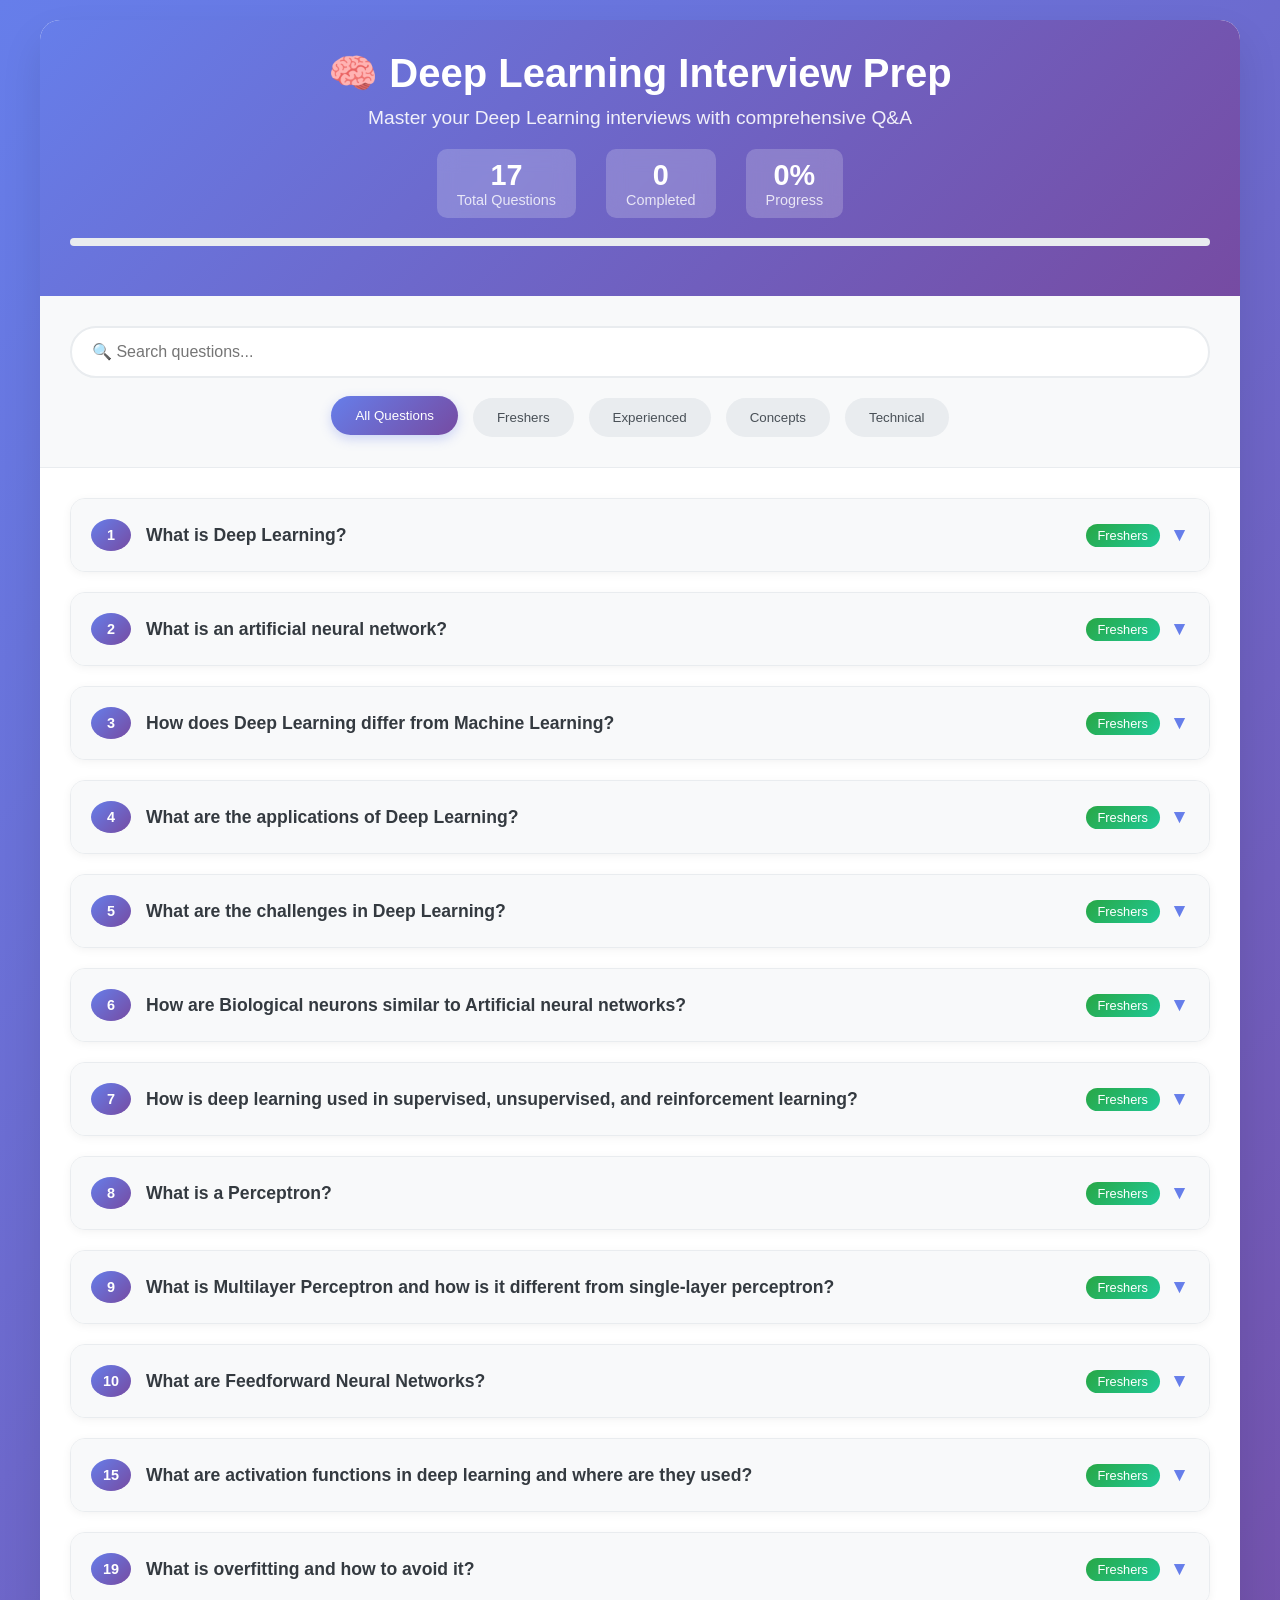
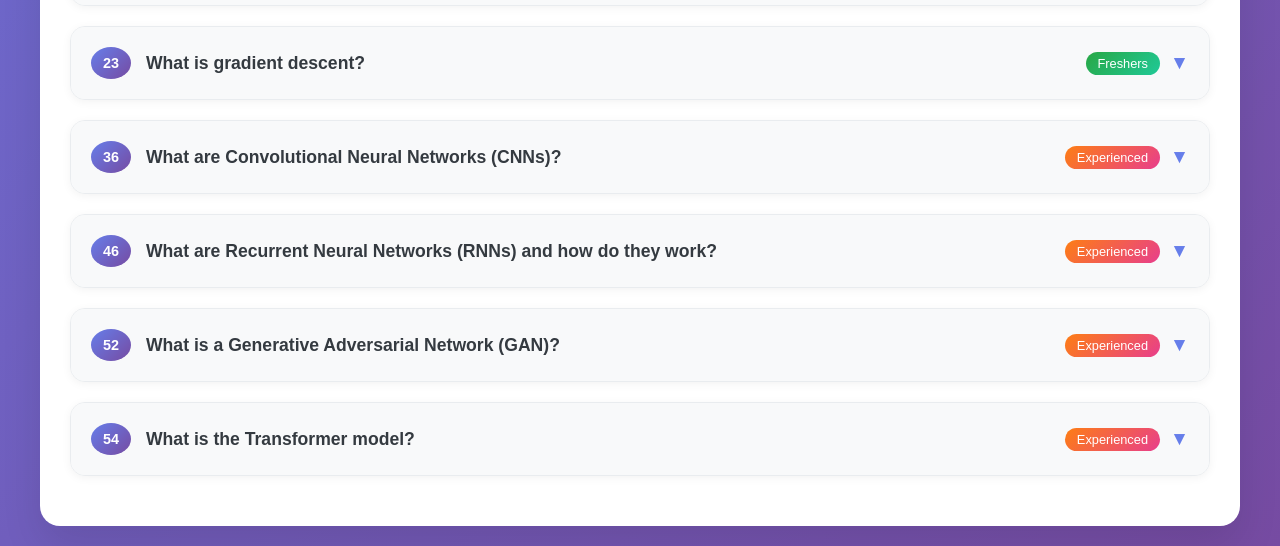
<file: dl-questions.html>
<!DOCTYPE html>
<html lang="en">
<head>
    <meta charset="UTF-8">
    <meta name="viewport" content="width=device-width, initial-scale=1.0">
    <title>Deep Learning Interview Prep</title>
    <style>
        * {
            margin: 0;
            padding: 0;
            box-sizing: border-box;
        }

        body {
            font-family: 'Segoe UI', Tahoma, Geneva, Verdana, sans-serif;
            background: linear-gradient(135deg, #667eea 0%, #764ba2 100%);
            min-height: 100vh;
            padding: 20px;
        }

        .container {
            max-width: 1200px;
            margin: 0 auto;
            background: white;
            border-radius: 20px;
            box-shadow: 0 20px 40px rgba(0,0,0,0.1);
            overflow: hidden;
        }

        .header {
            background: linear-gradient(135deg, #667eea 0%, #764ba2 100%);
            color: white;
            padding: 30px;
            text-align: center;
        }

        .header h1 {
            font-size: 2.5em;
            margin-bottom: 10px;
            font-weight: 700;
        }

        .header p {
            font-size: 1.2em;
            opacity: 0.9;
        }

        .stats {
            display: flex;
            justify-content: center;
            gap: 30px;
            margin-top: 20px;
            flex-wrap: wrap;
        }

        .stat {
            text-align: center;
            padding: 10px 20px;
            background: rgba(255,255,255,0.2);
            border-radius: 10px;
            backdrop-filter: blur(10px);
        }

        .stat-number {
            font-size: 1.8em;
            font-weight: bold;
        }

        .stat-label {
            font-size: 0.9em;
            opacity: 0.8;
        }

        .controls {
            padding: 30px;
            background: #f8f9fa;
            border-bottom: 1px solid #e9ecef;
        }

        .search-box {
            width: 100%;
            padding: 15px 20px;
            border: 2px solid #e9ecef;
            border-radius: 50px;
            font-size: 16px;
            margin-bottom: 20px;
            transition: all 0.3s ease;
        }

        .search-box:focus {
            outline: none;
            border-color: #667eea;
            box-shadow: 0 0 0 3px rgba(102, 126, 234, 0.1);
        }

        .filter-buttons {
            display: flex;
            gap: 15px;
            flex-wrap: wrap;
            justify-content: center;
        }

        .filter-btn {
            padding: 12px 24px;
            border: none;
            border-radius: 25px;
            background: #e9ecef;
            color: #495057;
            cursor: pointer;
            transition: all 0.3s ease;
            font-weight: 500;
        }

        .filter-btn.active {
            background: linear-gradient(135deg, #667eea 0%, #764ba2 100%);
            color: white;
            transform: translateY(-2px);
            box-shadow: 0 4px 12px rgba(102, 126, 234, 0.3);
        }

        .filter-btn:hover {
            transform: translateY(-2px);
            box-shadow: 0 4px 12px rgba(0,0,0,0.1);
        }

        .content {
            padding: 30px;
        }

        .question-card {
            background: white;
            border: 1px solid #e9ecef;
            border-radius: 15px;
            margin-bottom: 20px;
            overflow: hidden;
            transition: all 0.3s ease;
            box-shadow: 0 2px 10px rgba(0,0,0,0.05);
        }

        .question-card:hover {
            transform: translateY(-2px);
            box-shadow: 0 8px 25px rgba(0,0,0,0.1);
        }

        .question-header {
            padding: 20px;
            background: #f8f9fa;
            cursor: pointer;
            display: flex;
            justify-content: space-between;
            align-items: center;
            transition: background 0.3s ease;
        }

        .question-header:hover {
            background: #e9ecef;
        }

        .question-text {
            font-weight: 600;
            color: #343a40;
            font-size: 1.1em;
        }

        .question-number {
            background: linear-gradient(135deg, #667eea 0%, #764ba2 100%);
            color: white;
            padding: 8px 12px;
            border-radius: 50%;
            font-weight: bold;
            font-size: 0.9em;
            min-width: 40px;
            text-align: center;
        }

        .expand-icon {
            transition: transform 0.3s ease;
            font-size: 1.2em;
            color: #667eea;
        }

        .question-card.expanded .expand-icon {
            transform: rotate(180deg);
        }

        .answer {
            padding: 0 20px;
            max-height: 0;
            overflow: hidden;
            transition: all 0.3s ease;
        }

        .question-card.expanded .answer {
            max-height: 1000px;
            padding: 20px;
        }

        .answer-content {
            color: #495057;
            line-height: 1.6;
            font-size: 1em;
        }

        .answer-content h4 {
            color: #343a40;
            margin: 15px 0 10px 0;
            font-weight: 600;
        }

        .answer-content ul {
            margin-left: 20px;
            margin-bottom: 15px;
        }

        .answer-content li {
            margin-bottom: 8px;
        }

        .category-tag {
            background: linear-gradient(135deg, #28a745 0%, #20c997 100%);
            color: white;
            padding: 4px 12px;
            border-radius: 15px;
            font-size: 0.8em;
            font-weight: 500;
            margin-left: 10px;
        }

        .category-tag.experienced {
            background: linear-gradient(135deg, #fd7e14 0%, #e83e8c 100%);
        }

        .progress-bar {
            width: 100%;
            height: 8px;
            background: #e9ecef;
            border-radius: 4px;
            overflow: hidden;
            margin: 20px 0;
        }

        .progress-fill {
            height: 100%;
            background: linear-gradient(135deg, #28a745 0%, #20c997 100%);
            width: 0%;
            transition: width 0.3s ease;
        }

        .no-results {
            text-align: center;
            padding: 60px 20px;
            color: #6c757d;
        }

        .no-results h3 {
            margin-bottom: 15px;
            color: #495057;
        }

        @media (max-width: 768px) {
            .header h1 {
                font-size: 2em;
            }
            
            .stats {
                gap: 15px;
            }
            
            .filter-buttons {
                justify-content: center;
            }
            
            .question-header {
                flex-direction: column;
                align-items: flex-start;
                gap: 10px;
            }
            
            .question-number {
                align-self: flex-start;
            }
        }
    </style>
</head>
<body>
    <div class="container">
        <div class="header">
            <h1>🧠 Deep Learning Interview Prep</h1>
            <p>Master your Deep Learning interviews with comprehensive Q&A</p>
            <div class="stats">
                <div class="stat">
                    <div class="stat-number" id="totalQuestions">75</div>
                    <div class="stat-label">Total Questions</div>
                </div>
                <div class="stat">
                    <div class="stat-number" id="completedQuestions">0</div>
                    <div class="stat-label">Completed</div>
                </div>
                <div class="stat">
                    <div class="stat-number" id="progressPercent">0%</div>
                    <div class="stat-label">Progress</div>
                </div>
            </div>
            <div class="progress-bar">
                <div class="progress-fill" id="progressFill"></div>
            </div>
        </div>

        <div class="controls">
            <input type="text" class="search-box" id="searchBox" placeholder="🔍 Search questions...">
            <div class="filter-buttons">
                <button class="filter-btn active" data-filter="all">All Questions</button>
                <button class="filter-btn" data-filter="freshers">Freshers</button>
                <button class="filter-btn" data-filter="experienced">Experienced</button>
                <button class="filter-btn" data-filter="concepts">Concepts</button>
                <button class="filter-btn" data-filter="technical">Technical</button>
            </div>
        </div>

        <div class="content" id="questionsContainer">
            <!-- Questions will be loaded here -->
        </div>
    </div>

    <script>
        const questionsData = [
            {
                id: 1,
                question: "What is Deep Learning?",
                category: "freshers",
                type: "concepts",
                answer: `Deep Learning is a subset of Machine Learning that uses artificial neural networks with multiple layers (hence "deep") to model and understand complex patterns in data.

                <h4>Key Characteristics:</h4>
                <ul>
                    <li><strong>Hierarchical Learning:</strong> Each layer learns increasingly complex features</li>
                    <li><strong>Automatic Feature Extraction:</strong> No need for manual feature engineering</li>
                    <li><strong>Multiple Layers:</strong> Typically 3 or more hidden layers</li>
                    <li><strong>Non-linear Transformations:</strong> Uses activation functions to capture complex relationships</li>
                </ul>

                <h4>Applications:</h4>
                <ul>
                    <li>Computer Vision (image classification, object detection)</li>
                    <li>Natural Language Processing (language translation, sentiment analysis)</li>
                    <li>Speech Recognition and Generation</li>
                    <li>Autonomous Vehicles</li>
                    <li>Medical Diagnosis</li>
                </ul>`
            },
            {
                id: 2,
                question: "What is an artificial neural network?",
                category: "freshers",
                type: "concepts",
                answer: `An Artificial Neural Network (ANN) is a computational model inspired by biological neural networks in the human brain. It consists of interconnected nodes (neurons) that process information.

                <h4>Components:</h4>
                <ul>
                    <li><strong>Neurons/Nodes:</strong> Basic processing units that receive inputs, apply weights, and produce outputs</li>
                    <li><strong>Weights:</strong> Parameters that determine the strength of connections between neurons</li>
                    <li><strong>Bias:</strong> Additional parameter that helps the model fit the data better</li>
                    <li><strong>Activation Function:</strong> Non-linear function that determines neuron output</li>
                </ul>

                <h4>Structure:</h4>
                <ul>
                    <li><strong>Input Layer:</strong> Receives raw data</li>
                    <li><strong>Hidden Layers:</strong> Process and transform data</li>
                    <li><strong>Output Layer:</strong> Produces final predictions</li>
                </ul>

                <h4>Learning Process:</h4>
                The network learns by adjusting weights and biases through backpropagation, minimizing the difference between predicted and actual outputs.`
            },
            {
                id: 3,
                question: "How does Deep Learning differ from Machine Learning?",
                category: "freshers",
                type: "concepts",
                answer: `While Deep Learning is a subset of Machine Learning, there are key differences:

                <h4>Feature Engineering:</h4>
                <ul>
                    <li><strong>Machine Learning:</strong> Requires manual feature extraction and selection</li>
                    <li><strong>Deep Learning:</strong> Automatically learns features from raw data</li>
                </ul>

                <h4>Data Requirements:</h4>
                <ul>
                    <li><strong>Machine Learning:</strong> Works well with smaller datasets</li>
                    <li><strong>Deep Learning:</strong> Requires large amounts of data to perform well</li>
                </ul>

                <h4>Computational Power:</h4>
                <ul>
                    <li><strong>Machine Learning:</strong> Can run on standard computers</li>
                    <li><strong>Deep Learning:</strong> Requires high computational power (GPUs/TPUs)</li>
                </ul>

                <h4>Interpretability:</h4>
                <ul>
                    <li><strong>Machine Learning:</strong> Often more interpretable (e.g., decision trees)</li>
                    <li><strong>Deep Learning:</strong> "Black box" models, less interpretable</li>
                </ul>

                <h4>Problem Complexity:</h4>
                <ul>
                    <li><strong>Machine Learning:</strong> Better for simpler, well-defined problems</li>
                    <li><strong>Deep Learning:</strong> Excels at complex pattern recognition tasks</li>
                </ul>`
            },
            {
                id: 4,
                question: "What are the applications of Deep Learning?",
                category: "freshers",
                type: "concepts",
                answer: `Deep Learning has revolutionized multiple industries with diverse applications:

                <h4>Computer Vision:</h4>
                <ul>
                    <li>Image Classification and Recognition</li>
                    <li>Object Detection and Tracking</li>
                    <li>Facial Recognition</li>
                    <li>Medical Image Analysis (X-rays, MRIs)</li>
                    <li>Autonomous Vehicle Vision Systems</li>
                </ul>

                <h4>Natural Language Processing:</h4>
                <ul>
                    <li>Machine Translation (Google Translate)</li>
                    <li>Sentiment Analysis</li>
                    <li>Chatbots and Virtual Assistants</li>
                    <li>Text Summarization</li>
                    <li>Question Answering Systems</li>
                </ul>

                <h4>Speech and Audio:</h4>
                <ul>
                    <li>Speech Recognition (Siri, Alexa)</li>
                    <li>Speech Synthesis</li>
                    <li>Music Generation</li>
                    <li>Audio Classification</li>
                </ul>

                <h4>Healthcare:</h4>
                <ul>
                    <li>Drug Discovery</li>
                    <li>Medical Diagnosis</li>
                    <li>Personalized Treatment</li>
                    <li>Genomics Research</li>
                </ul>

                <h4>Other Applications:</h4>
                <ul>
                    <li>Recommendation Systems (Netflix, Amazon)</li>
                    <li>Financial Trading and Risk Assessment</li>
                    <li>Game Playing (AlphaGo, Chess)</li>
                    <li>Robotics and Automation</li>
                </ul>`
            },
            {
                id: 5,
                question: "What are the challenges in Deep Learning?",
                category: "freshers",
                type: "concepts",
                answer: `Deep Learning faces several significant challenges:

                <h4>Data-Related Challenges:</h4>
                <ul>
                    <li><strong>Large Data Requirements:</strong> Need massive datasets for good performance</li>
                    <li><strong>Data Quality:</strong> Requires clean, labeled, and representative data</li>
                    <li><strong>Data Privacy:</strong> Handling sensitive information responsibly</li>
                    <li><strong>Data Bias:</strong> Models can perpetuate biases present in training data</li>
                </ul>

                <h4>Technical Challenges:</h4>
                <ul>
                    <li><strong>Computational Cost:</strong> Requires expensive hardware (GPUs/TPUs)</li>
                    <li><strong>Training Time:</strong> Can take days or weeks to train large models</li>
                    <li><strong>Overfitting:</strong> Models may memorize training data instead of generalizing</li>
                    <li><strong>Vanishing/Exploding Gradients:</strong> Training deep networks can be unstable</li>
                </ul>

                <h4>Interpretability Issues:</h4>
                <ul>
                    <li><strong>Black Box Nature:</strong> Difficult to understand how decisions are made</li>
                    <li><strong>Lack of Explainability:</strong> Hard to justify predictions in critical applications</li>
                </ul>

                <h4>Practical Challenges:</h4>
                <ul>
                    <li><strong>Hyperparameter Tuning:</strong> Many parameters to optimize</li>
                    <li><strong>Model Selection:</strong> Choosing the right architecture for the problem</li>
                    <li><strong>Reproducibility:</strong> Ensuring consistent results across runs</li>
                    <li><strong>Deployment:</strong> Moving from research to production environments</li>
                </ul>`
            },
            {
                id: 6,
                question: "How are Biological neurons similar to Artificial neural networks?",
                category: "freshers",
                type: "concepts",
                answer: `Artificial Neural Networks are inspired by biological neurons, sharing several key similarities:

                <h4>Structure Similarities:</h4>
                <ul>
                    <li><strong>Dendrites ↔ Inputs:</strong> Both receive multiple input signals</li>
                    <li><strong>Cell Body ↔ Processing Unit:</strong> Both process and combine incoming signals</li>
                    <li><strong>Axon ↔ Output:</strong> Both transmit processed signals to other neurons</li>
                    <li><strong>Synapses ↔ Weights:</strong> Both determine connection strength between neurons</li>
                </ul>

                <h4>Functional Similarities:</h4>
                <ul>
                    <li><strong>Threshold Activation:</strong> Both fire/activate when input exceeds a threshold</li>
                    <li><strong>Signal Transmission:</strong> Both pass information from one neuron to another</li>
                    <li><strong>Learning:</strong> Both adapt connections based on experience (synaptic plasticity vs. weight updates)</li>
                    <li><strong>Parallel Processing:</strong> Both process multiple signals simultaneously</li>
                </ul>

                <h4>Key Differences:</h4>
                <ul>
                    <li><strong>Complexity:</strong> Biological neurons are far more complex with thousands of connections</li>
                    <li><strong>Processing Speed:</strong> Artificial neurons process much faster than biological ones</li>
                    <li><strong>Signal Type:</strong> Biological use electrochemical signals, artificial use mathematical operations</li>
                    <li><strong>Plasticity:</strong> Biological neurons can form new connections, artificial networks have fixed architecture</li>
                </ul>`
            },
            {
                id: 7,
                question: "How is deep learning used in supervised, unsupervised, and reinforcement learning?",
                category: "freshers",
                type: "concepts",
                answer: `Deep Learning can be applied across all three major machine learning paradigms:

                <h4>Supervised Learning:</h4>
                <ul>
                    <li><strong>Definition:</strong> Learning from labeled data (input-output pairs)</li>
                    <li><strong>Deep Learning Applications:</strong>
                        <ul>
                            <li>Convolutional Neural Networks (CNNs) for image classification</li>
                            <li>Recurrent Neural Networks (RNNs) for sequence prediction</li>
                            <li>Feedforward networks for regression and classification</li>
                        </ul>
                    </li>
                    <li><strong>Examples:</strong> Medical diagnosis, spam detection, speech recognition</li>
                </ul>

                <h4>Unsupervised Learning:</h4>
                <ul>
                    <li><strong>Definition:</strong> Learning patterns from unlabeled data</li>
                    <li><strong>Deep Learning Applications:</strong>
                        <ul>
                            <li>Autoencoders for dimensionality reduction and feature learning</li>
                            <li>Generative Adversarial Networks (GANs) for data generation</li>
                            <li>Variational Autoencoders (VAEs) for probabilistic modeling</li>
                            <li>Deep clustering algorithms</li>
                        </ul>
                    </li>
                    <li><strong>Examples:</strong> Image generation, anomaly detection, data compression</li>
                </ul>

                <h4>Reinforcement Learning:</h4>
                <ul>
                    <li><strong>Definition:</strong> Learning through interaction with environment using rewards/penalties</li>
                    <li><strong>Deep Learning Applications:</strong>
                        <ul>
                            <li>Deep Q-Networks (DQN) for value function approximation</li>
                            <li>Actor-Critic methods for policy optimization</li>
                            <li>Deep Policy Gradient methods</li>
                        </ul>
                    </li>
                    <li><strong>Examples:</strong> Game playing (AlphaGo), robotics, autonomous driving</li>
                </ul>`
            },
            {
                id: 8,
                question: "What is a Perceptron?",
                category: "freshers",
                type: "technical",
                answer: `A Perceptron is the simplest form of an artificial neural network, consisting of a single neuron that makes binary decisions.

                <h4>Structure:</h4>
                <ul>
                    <li><strong>Inputs (x₁, x₂, ..., xₙ):</strong> Feature values</li>
                    <li><strong>Weights (w₁, w₂, ..., wₙ):</strong> Importance of each input</li>
                    <li><strong>Bias (b):</strong> Threshold adjustment parameter</li>
                    <li><strong>Activation Function:</strong> Step function for binary output</li>
                </ul>

                <h4>Mathematical Formula:</h4>
                Output = f(Σ(wᵢ × xᵢ) + b)
                <br>where f is the step function:
                <ul>
                    <li>f(z) = 1 if z ≥ 0</li>
                    <li>f(z) = 0 if z < 0</li>
                </ul>

                <h4>Learning Algorithm:</h4>
                <ul>
                    <li>Initialize weights randomly</li>
                    <li>For each training example:
                        <ul>
                            <li>Calculate predicted output</li>
                            <li>Compare with actual output</li>
                            <li>Update weights: w = w + α(target - predicted) × input</li>
                        </ul>
                    </li>
                    <li>Repeat until convergence</li>
                </ul>

                <h4>Limitations:</h4>
                <ul>
                    <li>Can only solve linearly separable problems</li>
                    <li>Cannot solve XOR problem</li>
                    <li>Limited to binary classification</li>
                    <li>No hidden layers for complex pattern recognition</li>
                </ul>

                <h4>Historical Importance:</h4>
                The perceptron laid the foundation for modern neural networks and deep learning, despite its limitations.`
            },
            {
                id: 9,
                question: "What is Multilayer Perceptron and how is it different from single-layer perceptron?",
                category: "freshers",
                type: "technical",
                answer: `A Multilayer Perceptron (MLP) is a feedforward neural network with one or more hidden layers between input and output layers.

                <h4>Structure Differences:</h4>
                <ul>
                    <li><strong>Single-layer Perceptron:</strong> Input → Output (no hidden layers)</li>
                    <li><strong>Multilayer Perceptron:</strong> Input → Hidden Layer(s) → Output</li>
                </ul>

                <h4>Key Differences:</h4>
                <ul>
                    <li><strong>Problem Complexity:</strong>
                        <ul>
                            <li>Single-layer: Only linearly separable problems</li>
                            <li>MLP: Can solve non-linearly separable problems (XOR, complex patterns)</li>
                        </ul>
                    </li>
                    <li><strong>Activation Functions:</strong>
                        <ul>
                            <li>Single-layer: Step function</li>
                            <li>MLP: Non-linear activation functions (sigmoid, ReLU, tanh)</li>
                        </ul>
                    </li>
                    <li><strong>Learning Algorithm:</strong>
                        <ul>
                            <li>Single-layer: Simple perceptron learning rule</li>
                            <li>MLP: Backpropagation algorithm</li>
                        </ul>
                    </li>
                </ul>

                <h4>MLP Advantages:</h4>
                <ul>
                    <li><strong>Universal Approximation:</strong> Can approximate any continuous function</li>
                    <li><strong>Feature Learning:</strong> Hidden layers learn intermediate representations</li>
                    <li><strong>Flexibility:</strong> Can handle multiple outputs and complex mappings</li>
                    <li><strong>Non-linear Processing:</strong> Captures complex relationships in data</li>
                </ul>

                <h4>MLP Components:</h4>
                <ul>
                    <li><strong>Input Layer:</strong> Receives features</li>
                    <li><strong>Hidden Layers:</strong> Learn intermediate representations</li>
                    <li><strong>Output Layer:</strong> Produces final predictions</li>
                    <li><strong>Weights and Biases:</strong> Learnable parameters</li>
                    <li><strong>Activation Functions:</strong> Introduce non-linearity</li>
                </ul>`
            },
            {
                id: 10,
                question: "What are Feedforward Neural Networks?",
                category: "freshers",
                type: "technical",
                answer: `Feedforward Neural Networks are the most basic type of artificial neural network where information flows in only one direction - from input to output, without any loops or cycles.

                <h4>Key Characteristics:</h4>
                <ul>
                    <li><strong>Unidirectional Flow:</strong> Information moves forward only (input → hidden → output)</li>
                    <li><strong>No Cycles:</strong> No feedback connections or loops</li>
                    <li><strong>Layered Structure:</strong> Neurons organized in distinct layers</li>
                    <li><strong>Fully Connected:</strong> Each neuron connects to all neurons in the next layer</li>
                </ul>

                <h4>Architecture:</h4>
                <ul>
                    <li><strong>Input Layer:</strong> Receives raw data (not counted as a layer in depth)</li>
                    <li><strong>Hidden Layer(s):</strong> Perform transformations and feature extraction</li>
                    <li><strong>Output Layer:</strong> Produces final predictions or classifications</li>
                </ul>

                <h4>Information Flow:</h4>
                <ul>
                    <li>Data enters through input layer</li>
                    <li>Each layer applies linear transformation followed by non-linear activation</li>
                    <li>Processed through hidden layers sequentially</li>
                    <li>Final output produced by output layer</li>
                </ul>

                <h4>Mathematical Representation:</h4>
                For layer l: h^(l) = f(W^(l) × h^(l-1) + b^(l))
                <br>where:
                <ul>
                    <li>h^(l) = output of layer l</li>
                    <li>W^(l) = weight matrix for layer l</li>
                    <li>b^(l) = bias vector for layer l</li>
                    <li>f = activation function</li>
                </ul>

                <h4>Applications:</h4>
                <ul>
                    <li>Image classification</li>
                    <li>Pattern recognition</li>
                    <li>Regression problems</li>
                    <li>Function approximation</li>
                </ul>

                <h4>Limitations:</h4>
                <ul>
                    <li>Cannot handle sequential data well</li>
                    <li>No memory of previous inputs</li>
                    <li>Fixed input size requirement</li>
                </ul>`
            },
            {
                id: 15,
                question: "What are activation functions in deep learning and where are they used?",
                category: "freshers",
                type: "technical",
                answer: `Activation functions are mathematical functions that determine the output of a neural network node given a set of inputs. They introduce non-linearity into the network, enabling it to learn complex patterns.

                <h4>Purpose and Importance:</h4>
                <ul>
                    <li><strong>Non-linearity:</strong> Without activation functions, neural networks would be linear combinations</li>
                    <li><strong>Decision Making:</strong> Help neurons decide whether to be activated or not</li>
                    <li><strong>Output Range Control:</strong> Normalize outputs to specific ranges</li>
                    <li><strong>Gradient Flow:</strong> Enable backpropagation for learning</li>
                </ul>

                <h4>Where They Are Used:</h4>
                <ul>
                    <li><strong>Hidden Layers:</strong> Between layers to introduce non-linearity</li>
                    <li><strong>Output Layer:</strong> To format final predictions
                        <ul>
                            <li>Binary classification: Sigmoid</li>
                            <li>Multi-class classification: Softmax</li>
                            <li>Regression: Linear or ReLU</li>
                        </ul>
                    </li>
                </ul>

                <h4>Common Activation Functions:</h4>
                <ul>
                    <li><strong>ReLU (Rectified Linear Unit):</strong> f(x) = max(0, x)
                        <ul>
                            <li>Most popular for hidden layers</li>
                            <li>Computationally efficient</li>
                            <li>Helps mitigate vanishing gradient problem</li>
                        </ul>
                    </li>
                    <li><strong>Sigmoid:</strong> f(x) = 1/(1 + e^(-x))
                        <ul>
                            <li>Output range: (0, 1)</li>
                            <li>Good for binary classification output</li>
                            <li>Suffers from vanishing gradient problem</li>
                        </ul>
                    </li>
                    <li><strong>Tanh:</strong> f(x) = (e^x - e^(-x))/(e^x + e^(-x))
                        <ul>
                            <li>Output range: (-1, 1)</li>
                            <li>Zero-centered output</li>
                            <li>Better than sigmoid for hidden layers</li>
                        </ul>
                    </li>
                    <li><strong>Softmax:</strong> f(x_i) = e^(x_i)/Σe^(x_j)
                        <ul>
                            <li>Used in multi-class classification output</li>
                            <li>Outputs probability distribution</li>
                            <li>Sum of all outputs equals 1</li>
                        </ul>
                    </li>
                </ul>

                <h4>Selection Criteria:</h4>
                <ul>
                    <li>Problem type (classification vs regression)</li>
                    <li>Network depth</li>
                    <li>Computational efficiency requirements</li>
                    <li>Gradient flow considerations</li>
                </ul>`
            },
            {
                id: 19,
                question: "What is overfitting and how to avoid it?",
                category: "freshers",
                type: "technical",
                answer: `Overfitting occurs when a model learns the training data too well, including noise and specific patterns that don't generalize to new data.

                <h4>Signs of Overfitting:</h4>
                <ul>
                    <li><strong>Performance Gap:</strong> High training accuracy but low validation/test accuracy</li>
                    <li><strong>Training Curves:</strong> Training loss continues decreasing while validation loss increases</li>
                    <li><strong>Complex Model:</strong> Model memorizes training examples rather than learning patterns</li>
                </ul>

                <h4>Causes of Overfitting:</h4>
                <ul>
                    <li><strong>Limited Training Data:</strong> Not enough data to represent the true distribution</li>
                    <li><strong>Model Complexity:</strong> Too many parameters relative to training data</li>
                    <li><strong>Training Duration:</strong> Training for too many epochs</li>
                    <li><strong>Noisy Data:</strong> Model learns noise as if it were signal</li>
                </ul>

                <h4>Prevention Techniques:</h4>
                
                <h4>1. Regularization:</h4>
                <ul>
                    <li><strong>L1 Regularization:</strong> Adds |w| penalty term</li>
                    <li><strong>L2 Regularization:</strong> Adds w² penalty term</li>
                    <li><strong>Elastic Net:</strong> Combines L1 and L2</li>
                </ul>

                <h4>2. Dropout:</h4>
                <ul>
                    <li>Randomly sets some neurons to zero during training</li>
                    <li>Prevents co-adaptation of neurons</li>
                    <li>Typical dropout rates: 0.2-0.5</li>
                </ul>

                <h4>3. Early Stopping:</h4>
                <ul>
                    <li>Monitor validation loss during training</li>
                    <li>Stop when validation loss starts increasing</li>
                    <li>Save best model based on validation performance</li>
                </ul>

                <h4>4. Data Augmentation:</h4>
                <ul>
                    <li>Increase training data size artificially</li>
                    <li>Apply transformations (rotation, scaling, cropping)</li>
                    <li>Helps model generalize better</li>
                </ul>

                <h4>5. Cross-Validation:</h4>
                <ul>
                    <li>Use k-fold cross-validation</li>
                    <li>Better estimation of model performance</li>
                    <li>Helps in hyperparameter tuning</li>
                </ul>

                <h4>6. Model Architecture:</h4>
                <ul>
                    <li>Reduce model complexity</li>
                    <li>Fewer parameters or layers</li>
                    <li>Use simpler architectures when possible</li>
                </ul>`
            },
            {
                id: 23,
                question: "What is gradient descent?",
                category: "freshers",
                type: "technical",
                answer: `Gradient Descent is an optimization algorithm used to minimize the cost function by iteratively adjusting model parameters in the direction of steepest descent.

                <h4>Core Concept:</h4>
                <ul>
                    <li><strong>Objective:</strong> Find parameters that minimize the loss function</li>
                    <li><strong>Method:</strong> Move in the opposite direction of the gradient</li>
                    <li><strong>Gradient:</strong> Vector of partial derivatives indicating steepest ascent direction</li>
                    <li><strong>Learning Rate:</strong> Step size for parameter updates</li>
                </ul>

                <h4>Mathematical Formula:</h4>
                θ = θ - α × ∇J(θ)
                <ul>
                    <li>θ = parameters (weights and biases)</li>
                    <li>α = learning rate</li>
                    <li>∇J(θ) = gradient of cost function J with respect to θ</li>
                </ul>

                <h4>Algorithm Steps:</h4>
                <ul>
                    <li>Initialize parameters randomly</li>
                    <li>Calculate cost function for current parameters</li>
                    <li>Compute gradients (partial derivatives)</li>
                    <li>Update parameters using gradient descent rule</li>
                    <li>Repeat until convergence or maximum iterations</li>
                </ul>

                <h4>Types of Gradient Descent:</h4>
                
                <h4>1. Batch Gradient Descent:</h4>
                <ul>
                    <li>Uses entire training dataset for each update</li>
                    <li>Stable convergence but slow for large datasets</li>
                    <li>Guaranteed to converge to global minimum for convex functions</li>
                </ul>

                <h4>2. Stochastic Gradient Descent (SGD):</h4>
                <ul>
                    <li>Uses one training example for each update</li>
                    <li>Faster but noisy convergence</li>
                    <li>Can escape local minima due to noise</li>
                </ul>

                <h4>3. Mini-batch Gradient Descent:</h4>
                <ul>
                    <li>Uses small batches of training examples</li>
                    <li>Balances stability and efficiency</li>
                    <li>Most commonly used in practice</li>
                </ul>

                <h4>Challenges:</h4>
                <ul>
                    <li><strong>Learning Rate Selection:</strong> Too high → divergence, too low → slow convergence</li>
                    <li><strong>Local Minima:</strong> May get stuck in suboptimal solutions</li>
                    <li><strong>Saddle Points:</strong> Gradients become very small</li>
                    <li><strong>Vanishing/Exploding Gradients:</strong> In deep networks</li>
                </ul>

                <h4>Advanced Optimizers:</h4>
                <ul>
                    <li><strong>Adam:</strong> Adaptive moment estimation</li>
                    <li><strong>RMSprop:</strong> Root mean square propagation</li>
                    <li><strong>Momentum:</strong> Accelerates convergence</li>
                </ul>`
            },
            {
                id: 36,
                question: "What are Convolutional Neural Networks (CNNs)?",
                category: "experienced",
                type: "technical",
                answer: `Convolutional Neural Networks (CNNs) are deep learning architectures specifically designed for processing grid-like data such as images, using convolution operations to detect local features.

                <h4>Key Components:</h4>
                
                <h4>1. Convolutional Layers:</h4>
                <ul>
                    <li><strong>Filters/Kernels:</strong> Small matrices that slide over input to detect features</li>
                    <li><strong>Feature Maps:</strong> Outputs produced by applying filters</li>
                    <li><strong>Stride:</strong> Step size for moving the filter</li>
                    <li><strong>Padding:</strong> Adding zeros around input borders</li>
                </ul>

                <h4>2. Pooling Layers:</h4>
                <ul>
                    <li><strong>Max Pooling:</strong> Takes maximum value in each region</li>
                    <li><strong>Average Pooling:</strong> Takes average value in each region</li>
                    <li><strong>Purpose:</strong> Reduces spatial dimensions and computational cost</li>
                </ul>

                <h4>3. Fully Connected Layers:</h4>
                <ul>
                    <li>Traditional neural network layers at the end</li>
                    <li>Convert feature maps to final predictions</li>
                    <li>Often include dropout for regularization</li>
                </ul>

                <h4>Advantages of CNNs:</h4>
                <ul>
                    <li><strong>Translation Invariance:</strong> Detects features regardless of position</li>
                    <li><strong>Parameter Sharing:</strong> Same filter used across entire image</li>
                    <li><strong>Local Connectivity:</strong> Each neuron connected to local region</li>
                    <li><strong>Hierarchical Feature Learning:</strong> Low-level to high-level features</li>
                </ul>

                <h4>Popular CNN Architectures:</h4>
                <ul>
                    <li><strong>LeNet-5:</strong> Early CNN for digit recognition</li>
                    <li><strong>AlexNet:</strong> First deep CNN to win ImageNet</li>
                    <li><strong>VGGNet:</strong> Very deep networks with small filters</li>
                    <li><strong>ResNet:</strong> Introduced skip connections</li>
                    <li><strong>Inception:</strong> Multi-scale feature extraction</li>
                </ul>

                <h4>Applications:</h4>
                <ul>
                    <li><strong>Image Classification:</strong> Categorizing objects in images</li>
                    <li><strong>Object Detection:</strong> Locating and classifying objects</li>
                    <li><strong>Semantic Segmentation:</strong> Pixel-wise classification</li>
                    <li><strong>Face Recognition:</strong> Identifying individuals</li>
                    <li><strong>Medical Imaging:</strong> Analyzing X-rays, MRIs</li>
                    <li><strong>Autonomous Vehicles:</strong> Scene understanding</li>
                </ul>

                <h4>Mathematical Foundation:</h4>
                Convolution operation: (f * g)(t) = Σ f(τ)g(t - τ)
                <br>In 2D: (I * K)(i,j) = ΣΣ I(m,n)K(i-m, j-n)`
            },
            {
                id: 46,
                question: "What are Recurrent Neural Networks (RNNs) and how do they work?",
                category: "experienced",
                type: "technical",
                answer: `Recurrent Neural Networks (RNNs) are neural networks designed to process sequential data by maintaining internal memory through recurrent connections.

                <h4>Key Characteristics:</h4>
                <ul>
                    <li><strong>Memory:</strong> Maintains hidden state across time steps</li>
                    <li><strong>Sequential Processing:</strong> Processes input sequences one element at a time</li>
                    <li><strong>Parameter Sharing:</strong> Same weights used across all time steps</li>
                    <li><strong>Variable Length Input:</strong> Can handle sequences of different lengths</li>
                </ul>

                <h4>How RNNs Work:</h4>
                
                <h4>1. Forward Pass:</h4>
                <ul>
                    <li>h_t = tanh(W_hh × h_{t-1} + W_xh × x_t + b_h)</li>
                    <li>y_t = W_hy × h_t + b_y</li>
                    <li>h_t = hidden state at time t</li>
                    <li>x_t = input at time t</li>
                    <li>y_t = output at time t</li>
                </ul>

                <h4>2. Information Flow:</h4>
                <ul>
                    <li>Current input combines with previous hidden state</li>
                    <li>Hidden state acts as memory of previous inputs</li>
                    <li>Output depends on current input and all previous inputs</li>
                </ul>

                <h4>Types of RNN Architectures:</h4>
                <ul>
                    <li><strong>One-to-One:</strong> Standard neural network</li>
                    <li><strong>One-to-Many:</strong> Image captioning</li>
                    <li><strong>Many-to-One:</strong> Sentiment analysis</li>
                    <li><strong>Many-to-Many:</strong> Machine translation</li>
                    <li><strong>Many-to-Many (synced):</strong> Video classification</li>
                </ul>

                <h4>Advantages:</h4>
                <ul>
                    <li>Can process variable-length sequences</li>
                    <li>Shares parameters across time steps</li>
                    <li>Maintains memory of previous inputs</li>
                    <li>Suitable for temporal pattern recognition</li>
                </ul>

                <h4>Challenges:</h4>
                <ul>
                    <li><strong>Vanishing Gradient Problem:</strong> Gradients diminish over long sequences</li>
                    <li><strong>Exploding Gradient Problem:</strong> Gradients grow exponentially</li>
                    <li><strong>Sequential Processing:</strong> Cannot be parallelized efficiently</li>
                    <li><strong>Short-term Memory:</strong> Difficulty learning long-term dependencies</li>
                </ul>

                <h4>Solutions and Variants:</h4>
                <ul>
                    <li><strong>LSTM:</strong> Long Short-Term Memory networks</li>
                    <li><strong>GRU:</strong> Gated Recurrent Units</li>
                    <li><strong>Bidirectional RNNs:</strong> Process sequences in both directions</li>
                    <li><strong>Attention Mechanisms:</strong> Focus on relevant parts of input</li>
                </ul>

                <h4>Applications:</h4>
                <ul>
                    <li>Language modeling and text generation</li>
                    <li>Machine translation</li>
                    <li>Speech recognition</li>
                    <li>Time series prediction</li>
                    <li>Sentiment analysis</li>
                </ul>`
            },
            {
                id: 52,
                question: "What is a Generative Adversarial Network (GAN)?",
                category: "experienced",
                type: "technical",
                answer: `Generative Adversarial Networks (GANs) are a class of machine learning frameworks where two neural networks compete against each other in a zero-sum game to generate new, synthetic data.

                <h4>Core Components:</h4>
                
                <h4>1. Generator Network:</h4>
                <ul>
                    <li><strong>Purpose:</strong> Creates fake data that resembles real data</li>
                    <li><strong>Input:</strong> Random noise vector (latent space)</li>
                    <li><strong>Output:</strong> Synthetic data (images, text, audio)</li>
                    <li><strong>Goal:</strong> Fool the discriminator into thinking fake data is real</li>
                </ul>

                <h4>2. Discriminator Network:</h4>
                <ul>
                    <li><strong>Purpose:</strong> Distinguishes between real and fake data</li>
                    <li><strong>Input:</strong> Real data or generated data</li>
                    <li><strong>Output:</strong> Probability that input is real</li>
                    <li><strong>Goal:</strong> Correctly classify real vs. fake data</li>
                </ul>

                <h4>Training Process:</h4>
                <ul>
                    <li><strong>Adversarial Training:</strong> Both networks trained simultaneously</li>
                    <li><strong>Generator Objective:</strong> Minimize log(1 - D(G(z)))</li>
                    <li><strong>Discriminator Objective:</strong> Maximize log(D(x)) + log(1 - D(G(z)))</li>
                    <li><strong>Equilibrium:</strong> Generator produces realistic data, discriminator cannot distinguish</li>
                </ul>

                <h4>Mathematical Formulation:</h4>
                min_G max_D V(D,G) = E_x~p_data[log D(x)] + E_z~p_z[log(1 - D(G(z)))]
                <ul>
                    <li>G = Generator</li>
                    <li>D = Discriminator</li>
                    <li>x = real data</li>
                    <li>z = noise vector</li>
                </ul>

                <h4>Training Challenges:</h4>
                <ul>
                    <li><strong>Mode Collapse:</strong> Generator produces limited variety</li>
                    <li><strong>Training Instability:</strong> Difficult to balance G and D</li>
                    <li><strong>Vanishing Gradients:</strong> When discriminator is too good</li>
                    <li><strong>Convergence Issues:</strong> No guarantee of reaching Nash equilibrium</li>
                </ul>

                <h4>Popular GAN Variants:</h4>
                <ul>
                    <li><strong>DCGAN:</strong> Deep Convolutional GANs for images</li>
                    <li><strong>Conditional GANs:</strong> Generate data with specific conditions</li>
                    <li><strong>CycleGAN:</strong> Image-to-image translation</li>
                    <li><strong>StyleGAN:</strong> High-quality image generation</li>
                    <li><strong>Wasserstein GAN:</strong> Improved training stability</li>
                </ul>

                <h4>Applications:</h4>
                <ul>
                    <li><strong>Image Generation:</strong> Creating photorealistic images</li>
                    <li><strong>Data Augmentation:</strong> Generating training data</li>
                    <li><strong>Style Transfer:</strong> Converting artistic styles</li>
                    <li><strong>Super Resolution:</strong> Enhancing image quality</li>
                    <li><strong>Drug Discovery:</strong> Generating molecular structures</li>
                    <li><strong>Deepfakes:</strong> Face swapping in videos</li>
                </ul>

                <h4>Evaluation Metrics:</h4>
                <ul>
                    <li><strong>Inception Score (IS):</strong> Measures quality and diversity</li>
                    <li><strong>Fréchet Inception Distance (FID):</strong> Compares real and generated distributions</li>
                    <li><strong>Precision and Recall:</strong> Quality vs. diversity trade-off</li>
                </ul>`
            },
            {
                id: 54,
                question: "What is the Transformer model?",
                category: "experienced",
                type: "technical",
                answer: `The Transformer is a deep learning architecture that revolutionized natural language processing by using self-attention mechanisms instead of recurrence or convolution.

                <h4>Key Innovation:</h4>
                <ul>
                    <li><strong>Self-Attention:</strong> Directly models relationships between all positions</li>
                    <li><strong>Parallelization:</strong> Can process entire sequence simultaneously</li>
                    <li><strong>No Recurrence:</strong> Eliminates sequential processing bottleneck</li>
                    <li><strong>Long-range Dependencies:</strong> Captures relationships across long sequences</li>
                </ul>

                <h4>Architecture Components:</h4>
                
                <h4>1. Multi-Head Self-Attention:</h4>
                <ul>
                    <li><strong>Query, Key, Value:</strong> Linear projections of input</li>
                    <li><strong>Attention Score:</strong> Attention(Q,K,V) = softmax(QK^T/√d_k)V</li>
                    <li><strong>Multiple Heads:</strong> Different attention patterns in parallel</li>
                    <li><strong>Concatenation:</strong> Combine outputs from all heads</li>
                </ul>

                <h4>2. Position Encoding:</h4>
                <ul>
                    <li><strong>Purpose:</strong> Inject positional information since no recurrence</li>
                    <li><strong>Sinusoidal Encoding:</strong> PE(pos,2i) = sin(pos/10000^(2i/d_model))</li>
                    <li><strong>Learned Embeddings:</strong> Alternative to sinusoidal encoding</li>
                </ul>

                <h4>3. Feed-Forward Networks:</h4>
                <ul>
                    <li>Two linear transformations with ReLU activation</li>
                    <li>FFN(x) = max(0, xW₁ + b₁)W₂ + b₂</li>
                    <li>Applied to each position separately</li>
                </ul>

                <h4>4. Residual Connections and Layer Normalization:</h4>
                <ul>
                    <li>Skip connections around each sub-layer</li>
                    <li>Layer normalization before each sub-layer</li>
                    <li>Output: LayerNorm(x + Sublayer(x))</li>
                </ul>

                <h4>Encoder-Decoder Architecture:</h4>
                
                <h4>Encoder:</h4>
                <ul>
                    <li>Stack of 6 identical layers</li>
                    <li>Each layer: Multi-head attention + Feed-forward</li>
                    <li>Self-attention over input sequence</li>
                </ul>

                <h4>Decoder:</h4>
                <ul>
                    <li>Stack of 6 identical layers</li>
                    <li>Each layer: Masked self-attention + Encoder-decoder attention + Feed-forward</li>
                    <li>Masked attention prevents looking at future tokens</li>
                </ul>

                <h4>Advantages:</h4>
                <ul>
                    <li><strong>Parallelization:</strong> Faster training than RNNs</li>
                    <li><strong>Long-range Dependencies:</strong> Direct attention to any position</li>
                    <li><strong>Interpretability:</strong> Attention weights show what model focuses on</li>
                    <li><strong>Transfer Learning:</strong> Pre-trained models work well on many tasks</li>
                </ul>

                <h4>Applications and Impact:</h4>
                <ul>
                    <li><strong>BERT:</strong> Bidirectional encoder representations</li>
                    <li><strong>GPT:</strong> Generative pre-trained transformers</li>
                    <li><strong>T5:</strong> Text-to-text transfer transformer</li>
                    <li><strong>Vision Transformer (ViT):</strong> Applied to computer vision</li>
                    <li><strong>Machine Translation:</strong> State-of-the-art results</li>
                    <li><strong>Language Modeling:</strong> Foundation for large language models</li>
                </ul>

                <h4>Key Papers:</h4>
                <ul>
                    <li>"Attention Is All You Need" (Vaswani et al., 2017)</li>
                    <li>Introduced the original Transformer architecture</li>
                    <li>Became foundation for modern NLP</li>
                </ul>`
            }
        ];

        let currentFilter = 'all';
        let completedQuestions = new Set();

        // Initialize the application
        function init() {
            displayQuestions(questionsData);
            setupEventListeners();
            updateStats();
        }

        // Setup event listeners
        function setupEventListeners() {
            // Search functionality
            document.getElementById('searchBox').addEventListener('input', handleSearch);
            
            // Filter buttons
            document.querySelectorAll('.filter-btn').forEach(btn => {
                btn.addEventListener('click', handleFilter);
            });
        }

        // Display questions
        function displayQuestions(questions) {
            const container = document.getElementById('questionsContainer');
            
            if (questions.length === 0) {
                container.innerHTML = `
                    <div class="no-results">
                        <h3>No questions found</h3>
                        <p>Try adjusting your search or filter criteria</p>
                    </div>
                `;
                return;
            }

            container.innerHTML = questions.map(q => `
                <div class="question-card" data-id="${q.id}">
                    <div class="question-header" onclick="toggleQuestion(${q.id})">
                        <div style="display: flex; align-items: center; gap: 15px; flex: 1;">
                            <div class="question-number">${q.id}</div>
                            <div class="question-text">${q.question}</div>
                        </div>
                        <div style="display: flex; align-items: center; gap: 10px;">
                            <span class="category-tag ${q.category}">${q.category === 'freshers' ? 'Freshers' : 'Experienced'}</span>
                            <span class="expand-icon">▼</span>
                        </div>
                    </div>
                    <div class="answer">
                        <div class="answer-content">${q.answer}</div>
                    </div>
                </div>
            `).join('');
        }

        // Toggle question answer
        function toggleQuestion(id) {
            const card = document.querySelector(`[data-id="${id}"]`);
            const isExpanded = card.classList.contains('expanded');
            
            // Close all other questions
            document.querySelectorAll('.question-card').forEach(c => {
                c.classList.remove('expanded');
            });
            
            // Toggle current question
            if (!isExpanded) {
                card.classList.add('expanded');
                completedQuestions.add(id);
                updateStats();
            }
        }

        // Handle search
        function handleSearch(e) {
            const searchTerm = e.target.value.toLowerCase();
            const filteredQuestions = questionsData.filter(q => {
                const matchesSearch = q.question.toLowerCase().includes(searchTerm) || 
                                    q.answer.toLowerCase().includes(searchTerm);
                const matchesFilter = currentFilter === 'all' || 
                                    q.category === currentFilter || 
                                    q.type === currentFilter;
                return matchesSearch && matchesFilter;
            });
            displayQuestions(filteredQuestions);
        }

        // Handle filter
        function handleFilter(e) {
            // Update active button
            document.querySelectorAll('.filter-btn').forEach(btn => {
                btn.classList.remove('active');
            });
            e.target.classList.add('active');
            
            currentFilter = e.target.dataset.filter;
            
            // Apply filter
            const searchTerm = document.getElementById('searchBox').value.toLowerCase();
            const filteredQuestions = questionsData.filter(q => {
                const matchesSearch = searchTerm === '' || 
                                    q.question.toLowerCase().includes(searchTerm) || 
                                    q.answer.toLowerCase().includes(searchTerm);
                const matchesFilter = currentFilter === 'all' || 
                                    q.category === currentFilter || 
                                    q.type === currentFilter;
                return matchesSearch && matchesFilter;
            });
            displayQuestions(filteredQuestions);
        }

        // Update statistics
        function updateStats() {
            const total = questionsData.length;
            const completed = completedQuestions.size;
            const percentage = Math.round((completed / total) * 100);
            
            document.getElementById('totalQuestions').textContent = total;
            document.getElementById('completedQuestions').textContent = completed;
            document.getElementById('progressPercent').textContent = `${percentage}%`;
            document.getElementById('progressFill').style.width = `${percentage}%`;
        }

        // Make functions global
        window.toggleQuestion = toggleQuestion;
        
        // Initialize when page loads
        document.addEventListener('DOMContentLoaded', init);
    </script>
</body>
</html>
</file>
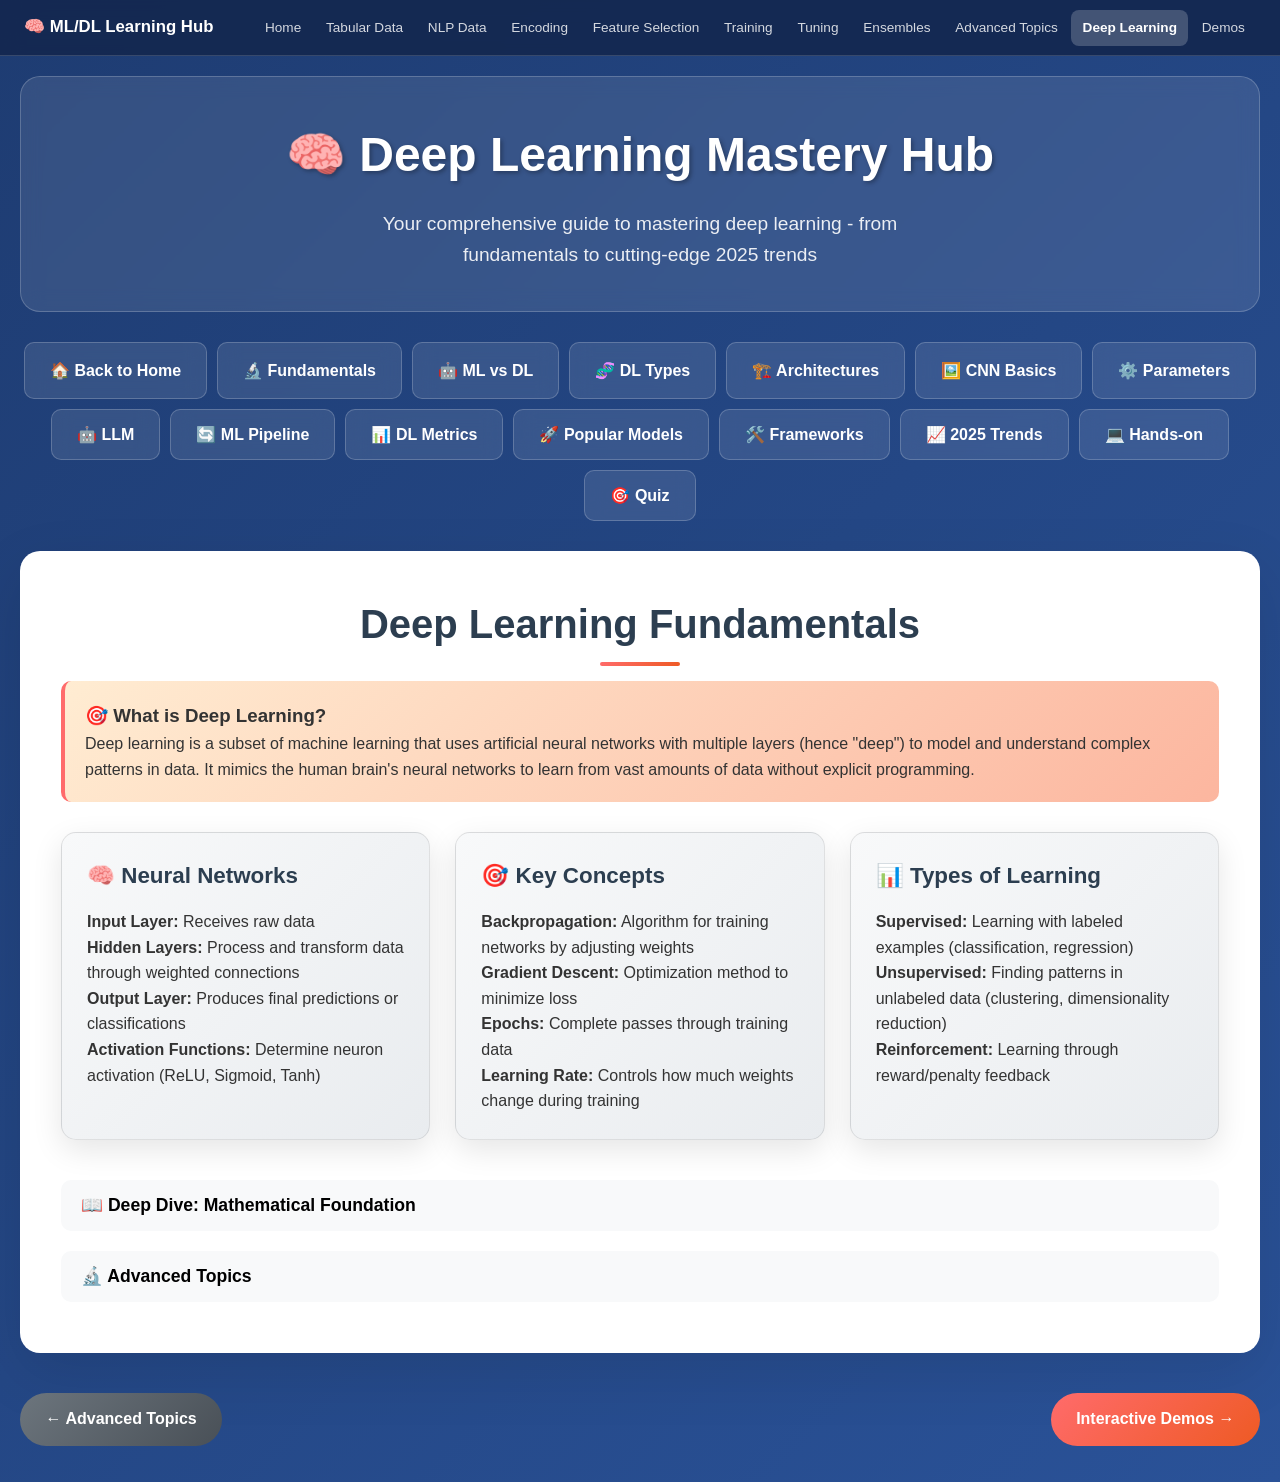
<file: dl.html>
<!DOCTYPE html>
<html lang="en">
<head>
    <meta charset="UTF-8">
    <meta name="viewport" content="width=device-width, initial-scale=1.0">
    <title>Deep Learning Mastery Hub</title>
    <style>
        * {
            margin: 0;
            padding: 0;
            box-sizing: border-box;
        }

        body {
            font-family: 'Segoe UI', Tahoma, Geneva, Verdana, sans-serif;
            background: linear-gradient(135deg, #1e3c72 0%, #2a5298 100%);
            color: #333;
            line-height: 1.6;
        }

        .container {
            max-width: 1400px;
            margin: 0 auto;
            padding: 20px;
        }

        .header {
            text-align: center;
            padding: 40px 0;
            background: rgba(255, 255, 255, 0.1);
            backdrop-filter: blur(10px);
            border-radius: 20px;
            margin-bottom: 30px;
            border: 1px solid rgba(255, 255, 255, 0.2);
        }

        .header h1 {
            color: white;
            font-size: 3em;
            margin-bottom: 15px;
            text-shadow: 2px 2px 4px rgba(0,0,0,0.3);
        }

        .header p {
            color: rgba(255, 255, 255, 0.9);
            font-size: 1.2em;
            max-width: 600px;
            margin: 0 auto;
        }

        .nav-tabs {
            display: flex;
            justify-content: center;
            flex-wrap: wrap;
            gap: 10px;
            margin-bottom: 30px;
        }

        .tab-btn {
            padding: 15px 25px;
            background: rgba(255, 255, 255, 0.1);
            color: white;
            border: none;
            border-radius: 10px;
            cursor: pointer;
            font-size: 1em;
            font-weight: 600;
            transition: all 0.3s ease;
            backdrop-filter: blur(10px);
            border: 1px solid rgba(255, 255, 255, 0.2);
        }

        .tab-btn:hover {
            background: rgba(255, 255, 255, 0.2);
            transform: translateY(-2px);
            box-shadow: 0 8px 25px rgba(0,0,0,0.2);
        }

        .tab-btn.active {
            background: linear-gradient(135deg, #ff6b6b, #ee5a24);
            box-shadow: 0 8px 25px rgba(238, 90, 36, 0.3);
        }

        .content-section {
            display: none;
            background: white;
            border-radius: 20px;
            padding: 40px;
            box-shadow: 0 20px 60px rgba(0,0,0,0.1);
            margin-bottom: 30px;
            border: 1px solid rgba(255, 255, 255, 0.2);
        }

        .content-section.active {
            display: block;
            animation: fadeIn 0.5s ease-in;
        }

        @keyframes fadeIn {
            from { opacity: 0; transform: translateY(20px); }
            to { opacity: 1; transform: translateY(0); }
        }

        .section-title {
            color: #2c3e50;
            font-size: 2.5em;
            margin-bottom: 25px;
            text-align: center;
            position: relative;
        }

        .section-title::after {
            content: '';
            position: absolute;
            bottom: -10px;
            left: 50%;
            transform: translateX(-50%);
            width: 80px;
            height: 4px;
            background: linear-gradient(135deg, #ff6b6b, #ee5a24);
            border-radius: 2px;
        }

        .cards-grid {
            display: grid;
            grid-template-columns: repeat(auto-fit, minmax(300px, 1fr));
            gap: 25px;
            margin: 30px 0;
        }

        .card {
            background: linear-gradient(135deg, #f8f9fa, #e9ecef);
            padding: 25px;
            border-radius: 15px;
            box-shadow: 0 10px 30px rgba(0,0,0,0.1);
            transition: all 0.3s ease;
            border: 1px solid rgba(0,0,0,0.1);
        }

        .card:hover {
            transform: translateY(-5px);
            box-shadow: 0 20px 40px rgba(0,0,0,0.15);
        }

        .card h3 {
            color: #2c3e50;
            margin-bottom: 15px;
            font-size: 1.4em;
        }

        .code-block {
            background: #2d3748;
            color: #e2e8f0;
            padding: 20px;
            border-radius: 10px;
            margin: 20px 0;
            font-family: 'Courier New', monospace;
            font-size: 0.9em;
            overflow-x: auto;
            border-left: 4px solid #4299e1;
            /* keep the author's newlines and indentation */
            white-space: pre;
            tab-size: 4;
            line-height: 1.5;
        }

        /* a <code>/<pre> child must not restyle or re-wrap the sample */
        .code-block code,
        .code-block pre {
            display: block;
            font: inherit;
            color: inherit;
            background: none;
            border: 0;
            padding: 0;
            margin: 0;
            white-space: inherit;
        }

        .highlight {
            background: linear-gradient(135deg, #ffecd2, #fcb69f);
            padding: 20px;
            border-radius: 10px;
            margin: 20px 0;
            border-left: 4px solid #ff6b6b;
        }

        .framework-comparison {
            display: grid;
            grid-template-columns: repeat(auto-fit, minmax(350px, 1fr));
            gap: 25px;
            margin: 30px 0;
        }

        .framework-card {
            background: linear-gradient(135deg, #667eea, #764ba2);
            color: white;
            padding: 30px;
            border-radius: 15px;
            text-align: center;
            transition: all 0.3s ease;
        }

        .framework-card:hover {
            transform: scale(1.05);
        }

        .framework-card h3 {
            font-size: 1.8em;
            margin-bottom: 20px;
        }

        .pros-cons {
            display: grid;
            grid-template-columns: 1fr 1fr;
            gap: 20px;
            margin: 20px 0;
        }

        .pros, .cons {
            padding: 20px;
            border-radius: 10px;
        }

        .pros {
            background: rgba(72, 187, 120, 0.1);
            border-left: 4px solid #48bb78;
        }

        .cons {
            background: rgba(245, 101, 101, 0.1);
            border-left: 4px solid #f56565;
        }

        .interactive-demo {
            background: linear-gradient(135deg, #667eea, #764ba2);
            color: white;
            padding: 30px;
            border-radius: 15px;
            margin: 30px 0;
        }

        .demo-controls {
            display: flex;
            gap: 15px;
            margin: 20px 0;
            flex-wrap: wrap;
        }

        .demo-btn {
            padding: 10px 20px;
            background: rgba(255, 255, 255, 0.2);
            color: white;
            border: none;
            border-radius: 8px;
            cursor: pointer;
            transition: all 0.3s ease;
        }

        .demo-btn:hover {
            background: rgba(255, 255, 255, 0.3);
        }

        .pipeline-visual {
            display: flex;
            justify-content: space-between;
            align-items: center;
            flex-wrap: wrap;
            gap: 20px;
            margin: 30px 0;
            padding: 30px;
            background: linear-gradient(135deg, #f093fb, #f5576c);
            border-radius: 15px;
            color: white;
        }

        .pipeline-step {
            text-align: center;
            flex: 1;
            min-width: 150px;
            padding: 20px;
            background: rgba(255, 255, 255, 0.1);
            border-radius: 10px;
            backdrop-filter: blur(10px);
        }

        .pipeline-arrow {
            font-size: 2em;
            color: white;
        }

        .trending-models {
            display: grid;
            grid-template-columns: repeat(auto-fit, minmax(280px, 1fr));
            gap: 20px;
            margin: 30px 0;
        }

        .model-card {
            background: linear-gradient(135deg, #a8edea, #fed6e3);
            padding: 25px;
            border-radius: 15px;
            text-align: center;
            transition: all 0.3s ease;
        }

        .model-card:hover {
            transform: translateY(-5px);
            box-shadow: 0 20px 40px rgba(0,0,0,0.15);
        }

        .progress-bar {
            width: 100%;
            height: 10px;
            background: #e2e8f0;
            border-radius: 5px;
            margin: 10px 0;
            overflow: hidden;
        }

        .progress-fill {
            height: 100%;
            background: linear-gradient(135deg, #667eea, #764ba2);
            border-radius: 5px;
            transition: width 0.3s ease;
        }

        .quiz-container {
            background: linear-gradient(135deg, #ffecd2, #fcb69f);
            padding: 30px;
            border-radius: 15px;
            margin: 30px 0;
        }

        .quiz-question {
            font-size: 1.2em;
            font-weight: bold;
            margin-bottom: 20px;
            color: #2c3e50;
        }

        .quiz-options {
            display: grid;
            gap: 10px;
        }

        .quiz-option {
            padding: 15px;
            background: white;
            border: 2px solid transparent;
            border-radius: 10px;
            cursor: pointer;
            transition: all 0.3s ease;
        }

        .quiz-option:hover {
            border-color: #667eea;
            background: #f8f9fa;
        }

        .quiz-option.correct {
            background: #d4edda;
            border-color: #28a745;
        }

        .quiz-option.incorrect {
            background: #f8d7da;
            border-color: #dc3545;
        }

        .collapsible {
            background: #f8f9fa;
            padding: 15px 20px;
            border: none;
            width: 100%;
            text-align: left;
            cursor: pointer;
            font-size: 1.1em;
            font-weight: 600;
            border-radius: 10px;
            margin: 10px 0;
            transition: all 0.3s ease;
        }

        .collapsible:hover {
            background: #e9ecef;
        }

        .collapsible.active {
            background: #667eea;
            color: white;
        }

        .collapsible-content {
            display: none;
            padding: 20px;
            background: white;
            border-radius: 0 0 10px 10px;
            border: 1px solid #e9ecef;
            border-top: none;
        }

        .collapsible-content.active {
            display: block;
            animation: slideDown 0.3s ease;
        }

        @keyframes slideDown {
            from { opacity: 0; max-height: 0; }
            to { opacity: 1; max-height: 500px; }
        }

        @media (max-width: 768px) {
            .container {
                padding: 10px;
            }
            
            .header h1 {
                font-size: 2em;
            }
            
            .content-section {
                padding: 20px;
            }
            
            .pipeline-visual {
                flex-direction: column;
            }
            
            .pipeline-arrow {
                transform: rotate(90deg);
            }
        }

        /* --- shared hub bar (matches the rest of the site's navigation) --- */
        .hub-bar {
            position: sticky;
            top: 0;
            z-index: 1000;
            background: rgba(20, 40, 80, 0.92);
            backdrop-filter: blur(10px);
            border-bottom: 1px solid rgba(255, 255, 255, 0.15);
        }

        .hub-bar-inner {
            max-width: 1400px;
            margin: 0 auto;
            display: flex;
            align-items: center;
            gap: 1.25rem;
            padding: 0.6rem 1.5rem;
            flex-wrap: wrap;
        }

        .hub-brand {
            display: flex;
            align-items: center;
            gap: 0.5rem;
            color: #fff;
            font-weight: 700;
            font-size: 1.05rem;
            text-decoration: none;
            white-space: nowrap;
        }

        .hub-links {
            display: flex;
            align-items: center;
            gap: 0.15rem;
            margin-left: auto;
            list-style: none;
            flex-wrap: wrap;
        }

        .hub-links a {
            display: inline-block;
            color: rgba(255, 255, 255, 0.82);
            text-decoration: none;
            font-size: 0.85rem;
            font-weight: 500;
            padding: 0.45rem 0.7rem;
            border-radius: 8px;
            white-space: nowrap;
            transition: background 0.2s ease, color 0.2s ease;
        }

        .hub-links a:hover {
            color: #fff;
            background: rgba(255, 255, 255, 0.14);
        }

        .hub-links a.current {
            color: #fff;
            background: rgba(255, 255, 255, 0.2);
            font-weight: 600;
        }

        @media (max-width: 900px) {
            .hub-links {
                margin-left: 0;
                width: 100%;
            }
        }
    </style>
</head>
<body>
    <!-- Hub navigation: keeps this page reachable from the rest of the pipeline -->
    <nav class="hub-bar">
        <div class="hub-bar-inner">
            <a href="index.html" class="hub-brand">🧠 ML/DL Learning Hub</a>
            <ul class="hub-links">
                <li><a href="index.html">Home</a></li>
                <li><a href="tabular-data.html">Tabular Data</a></li>
                <li><a href="nlp-pipeline.html">NLP Data</a></li>
                <li><a href="encoding.html">Encoding</a></li>
                <li><a href="feature-selection.html">Feature Selection</a></li>
                <li><a href="training-testing.html">Training</a></li>
                <li><a href="hyperparameter-tuning.html">Tuning</a></li>
                <li><a href="ensemble-techniques.html">Ensembles</a></li>
                <li><a href="advanced-topics.html">Advanced Topics</a></li>
                <li><a href="dl.html" class="current" aria-current="page">Deep Learning</a></li>
                <li><a href="interactive-demos.html">Demos</a></li>
            </ul>
        </div>
    </nav>
    <div class="container">
        <div class="header">
            <h1>🧠 Deep Learning Mastery Hub</h1>
            <p>Your comprehensive guide to mastering deep learning - from fundamentals to cutting-edge 2025 trends</p>
        </div>
<div class="nav-tabs">
    <a href="index.html" class="tab-btn" style="text-decoration:none;">🏠 Back to Home</a>
    <button class="tab-btn" onclick="showSection('fundamentals')">🔬 Fundamentals</button>
    <button class="tab-btn" onclick="showSection('ml-vs-dl')">🤖 ML vs DL</button>
    <button class="tab-btn" onclick="showSection('dl-types')">🧬 DL Types</button>
    <button class="tab-btn" onclick="showSection('architectures')">🏗️ Architectures</button>
    <button class="tab-btn" onclick="showSection('cnn-basics')">🖼️ CNN Basics</button>
    <button class="tab-btn" onclick="showSection('parameters')">⚙️ Parameters</button>
    <button class="tab-btn" onclick="showSection('llm')">🤖 LLM</button>
    <button class="tab-btn" onclick="showSection('pipeline')">🔄 ML Pipeline</button>
    <button class="tab-btn" onclick="showSection('metrics')">📊 DL Metrics</button>
    <button class="tab-btn" onclick="showSection('models')">🚀 Popular Models</button>
    <button class="tab-btn" onclick="showSection('frameworks')">🛠️ Frameworks</button>
    <button class="tab-btn" onclick="showSection('trends')">📈 2025 Trends</button>
    <button class="tab-btn" onclick="showSection('practice')">💻 Hands-on</button>
    <button class="tab-btn" onclick="showSection('quiz')">🎯 Quiz</button>
</div>
     

        <!-- Fundamentals Section -->
        <div id="fundamentals" class="content-section active">
            <h2 class="section-title">Deep Learning Fundamentals</h2>
            
            <div class="highlight">
                <h3>🎯 What is Deep Learning?</h3>
                <p>Deep learning is a subset of machine learning that uses artificial neural networks with multiple layers (hence "deep") to model and understand complex patterns in data. It mimics the human brain's neural networks to learn from vast amounts of data without explicit programming.</p>
            </div>

            <div class="cards-grid">
                <div class="card">
                    <h3>🧠 Neural Networks</h3>
                    <p><strong>Input Layer:</strong> Receives raw data</p>
                    <p><strong>Hidden Layers:</strong> Process and transform data through weighted connections</p>
                    <p><strong>Output Layer:</strong> Produces final predictions or classifications</p>
                    <p><strong>Activation Functions:</strong> Determine neuron activation (ReLU, Sigmoid, Tanh)</p>
                </div>

                <div class="card">
                    <h3>🎯 Key Concepts</h3>
                    <p><strong>Backpropagation:</strong> Algorithm for training networks by adjusting weights</p>
                    <p><strong>Gradient Descent:</strong> Optimization method to minimize loss</p>
                    <p><strong>Epochs:</strong> Complete passes through training data</p>
                    <p><strong>Learning Rate:</strong> Controls how much weights change during training</p>
                </div>

                <div class="card">
                    <h3>📊 Types of Learning</h3>
                    <p><strong>Supervised:</strong> Learning with labeled examples (classification, regression)</p>
                    <p><strong>Unsupervised:</strong> Finding patterns in unlabeled data (clustering, dimensionality reduction)</p>
                    <p><strong>Reinforcement:</strong> Learning through reward/penalty feedback</p>
                </div>
            </div>

            <button class="collapsible">📖 Deep Dive: Mathematical Foundation</button>
            <div class="collapsible-content">
                <pre class="code-block"><code># Basic neuron computation
def neuron_output(inputs, weights, bias):
    weighted_sum = sum(x * w for x, w in zip(inputs, weights)) + bias
    return activation_function(weighted_sum)

# Common activation functions
def relu(x): return max(0, x)
def sigmoid(x): return 1 / (1 + math.exp(-x))
def tanh(x): return math.tanh(x)</code></pre>
            </div>

            <button class="collapsible">🔬 Advanced Topics</button>
            <div class="collapsible-content">
                <p><strong>Regularization:</strong> Techniques like dropout and L1/L2 regularization prevent overfitting</p>
                <p><strong>Batch Normalization:</strong> Normalizes inputs to each layer for faster training</p>
                <p><strong>Transfer Learning:</strong> Using pre-trained models as starting points</p>
                <p><strong>Attention Mechanisms:</strong> Allow models to focus on relevant parts of input</p>
            </div>
        </div>

<!-- Deep Learning Model Types Section -->
<div id="dl-types" class="content-section">
    <h2 class="section-title">🧬 Deep Learning Model Types & Concepts</h2>

    <div class="cards-grid">

        <div class="card">
            <h3>🔹 Single Layer Perceptron</h3>
            <p>
                <b>Use:</b> Basic binary classification (linearly separable data).<br>
                <b>Problem:</b> Cannot solve non-linear tasks like XOR.<br>
                <b>Solution:</b> Use multilayer networks with nonlinear activation.
            </p>
            <pre class="code-block"><code># Pseudocode
output = activation(np.dot(inputs, weights) + bias)</code></pre>
        </div>

        <div class="card">
            <h3>🔹 Fully Connected Feedforward NN</h3>
            <p>
                <b>Use:</b> Universal function approximator.<br>
                <b>Problem:</b> Overfitting, vanishing gradients with deep networks.<br>
                <b>Solution:</b> Use regularization (dropout, L2), batch norm, ReLU activations, skip connections.
            </p>
            <pre class="code-block"><code># 3-layer feedforward (PyTorch)
model = nn.Sequential(
    nn.Linear(784, 128),
    nn.ReLU(),
    nn.Linear(128, 64),
    nn.ReLU(),
    nn.Linear(64, 10)
)</code></pre>
        </div>

        <div class="card">
            <h3>🔹 Recurrent Neural Network (RNN)</h3>
            <p>
                <b>Use:</b> Sequential/time series data (text, audio, stock).<br>
                <b>Problem:</b> Vanishing/exploding gradients for long sequences.<br>
                <b>Solution:</b> Use LSTM or GRU, gradient clipping, attention mechanisms.
            </p>
            <pre class="code-block"><code># RNN cell output
h_t = tanh(Wx * x_t + Wh * h_{t-1} + b)</code></pre>
        </div>

        <div class="card">
            <h3>🔹 GAN (Generative Adversarial Network)</h3>
            <p>
                <b>Use:</b> Data generation (images, audio, text).<br>
                <b>Problem:</b> Unstable training (mode collapse, vanishing gradients).<br>
                <b>Solution:</b> Use Wasserstein GAN, improved loss functions, careful architecture/batch norm.
            </p>
            <pre class="code-block"><code># GAN Structure
Generator: noise → fake data
Discriminator: real/fake data → classification</code></pre>
        </div>

        <div class="card">
            <h3>🔹 Reinforcement Learning</h3>
            <p>
                <b>Use:</b> Agents learn by interacting with environment (game playing, robotics).<br>
                <b>Problem:</b> Slow learning, unstable convergence.<br>
                <b>Solution:</b> Use experience replay, target networks, reward shaping.
            </p>
            <pre class="code-block"><code># Q-learning update
Q(s,a) ← Q(s,a) + α [r + γ * max_a' Q(s',a') - Q(s,a)]</code></pre>
        </div>
    </div>

    <div class="highlight" style="margin-top:2em;">
        <h3>📆 Key Training Concepts</h3>
        <ul>
            <li><b>Epoch:</b> One complete pass through the entire training dataset.</li>
            <li><b>Batch:</b> Subset of training data processed before updating weights.</li>
            <li><b>Mini-batch Gradient Descent:</b> Speeds up learning and generalizes better than single-sample updates.</li>
        </ul>
    </div>
    
    <div class="cards-grid">
        <div class="card">
            <h3>🚩 Common Issues & Solutions</h3>
            <ul style="padding-left:1em;">
                <li><b>Overfitting:</b> Use dropout, data augmentation, early stopping.</li>
                <li><b>Vanishing/Exploding Gradients:</b> Use ReLU, batch norm, LSTM/GRU, gradient clipping.</li>
                <li><b>Unstable GAN Training:</b> Use improved loss, architecture tweaks, regularization.</li>
                <li><b>Slow RL Convergence:</b> Experience replay, reward shaping, target networks.</li>
            </ul>
        </div>
        <div class="card">
            <h3>🧩 Single Layer Perceptron</h3>
           
            <img src="images/singlelayer.png" alt="Single Layer Perceptron" style="width:100%;max-width:460px;">

        </div>

                <div class="card">
            <h3>🧩 Multi-Layer Perceptron (MLP)</h3>
           
            <img src="images/mlp.png" alt="Single Layer Perceptron" style="width:100%;max-width:460px;">

        </div>

    </div>

</div>



<!-- Deep Learning Performance Analysis Metrics Section -->
<div id="metrics" class="content-section">
    <h2 class="section-title">📊 Deep Learning Performance Metrics</h2>

    <div class="highlight">
        <h3>🔍 Why Metrics Matter?</h3>
        <p>Performance metrics help you evaluate, compare, and improve deep learning models. They tell you how well your model is learning, where it’s failing, and what to optimize next.</p>
    </div>

    <div class="cards-grid">
        <div class="card">
            <h3>🎯 Accuracy</h3>
            <p>Proportion of correct predictions.<br>
               <b>Formula:</b> <code>(TP + TN) / (TP + TN + FP + FN)</code></p>
            <pre class="code-block"><code># Accuracy (PyTorch Example)
accuracy = (outputs.argmax(dim=1) == labels).float().mean().item()</code></pre>
        </div>

        <div class="card">
            <h3>🚦 Precision & Recall</h3>
            <p>
                <b>Precision:</b> Out of all predicted positives, how many were actually positive?<br>
                <b>Recall:</b> Out of all actual positives, how many did the model catch?
            </p>
            <pre class="code-block"><code># Precision &amp; Recall (scikit-learn)
from sklearn.metrics import precision_score, recall_score
precision = precision_score(y_true, y_pred)
recall = recall_score(y_true, y_pred)</code></pre>
        </div>

        <div class="card">
            <h3>⚖️ F1-Score</h3>
            <p>
                Harmonic mean of precision and recall.<br>
                <b>Formula:</b> <code>2 * (precision * recall) / (precision + recall)</code>
            </p>
            <pre class="code-block"><code># F1-Score (scikit-learn)
from sklearn.metrics import f1_score
f1 = f1_score(y_true, y_pred)</code></pre>
        </div>

        <div class="card">
            <h3>📉 Loss Functions</h3>
            <p>
                Quantifies error between predicted and true values.<br>
                <b>Common:</b> Cross Entropy (Classification), MSE (Regression)
            </p>
            <pre class="code-block"><code># Cross Entropy Loss (PyTorch)
import torch.nn as nn
loss_fn = nn.CrossEntropyLoss()
loss = loss_fn(preds, labels)</code></pre>
        </div>
    </div>

    <div class="cards-grid">
        <div class="card">
            <h3>🔵 ROC & AUC</h3>
            <p>
                <b>ROC Curve:</b> Shows trade-off between True Positive Rate and False Positive Rate.<br>
                <b>AUC:</b> Area under the ROC curve (higher is better).
            </p>
            <pre class="code-block"><code>from sklearn.metrics import roc_auc_score
auc = roc_auc_score(y_true, y_prob)</code></pre>
        </div>

        <div class="card">
            <h3>📊 Confusion Matrix</h3>
            <p>
                Visualizes TP, FP, TN, FN to analyze errors.
            </p>
            <pre class="code-block"><code>from sklearn.metrics import confusion_matrix
cm = confusion_matrix(y_true, y_pred)</code></pre>
        </div>

        <div class="card">
            <h3>⏱️ Speed & Resource Metrics</h3>
            <p>
                <b>Training Time:</b> Seconds/epochs<br>
                <b>Inference Time:</b> Prediction speed<br>
                <b>Parameters:</b> Model size, FLOPs
            </p>
            <pre class="code-block"><code>import time
start = time.time()
# ...train or infer...
print('Time:', time.time() - start)</code></pre>
        </div>

        <div class="card">
            <h3>📈 Custom Metrics</h3>
            <p>
                Define task-specific metrics (IoU for segmentation, BLEU for NLP, etc.)
            </p>
            <pre class="code-block"><code># Example: Intersection over Union
def iou(pred, target):
    intersection = (pred &amp; target).float().sum()
    union = (pred | target).float().sum()
    return intersection / union</code></pre>
        </div>
    </div>
</div>



        <!-- ML vs DL Section -->
        <div id="ml-vs-dl" class="content-section">
            <h2 class="section-title">🤖 Machine Learning vs Deep Learning</h2>
            
            <div class="highlight">
                <h3>🎯 Key Relationship</h3>
                <p>Deep Learning is a subset of Machine Learning, which is itself a subset of Artificial Intelligence. Think of it as nested circles: AI ⊃ ML ⊃ DL</p>
            </div>

            <div class="framework-comparison">
                <div class="framework-card">
                    <h3>🧮 Traditional Machine Learning</h3>
                    <p><strong>Approach:</strong> Manual feature engineering</p>
                    <p><strong>Data Requirements:</strong> Works well with smaller datasets</p>
                    <p><strong>Processing:</strong> Less computational power needed</p>
                </div>

                <div class="framework-card">
                    <h3>🧠 Deep Learning</h3>
                    <p><strong>Approach:</strong> Automatic feature extraction</p>
                    <p><strong>Data Requirements:</strong> Requires large datasets</p>
                    <p><strong>Processing:</strong> High computational power (GPUs)</p>
                </div>
            </div>

            <div class="cards-grid">
                <div class="card">
                    <h3>📊 Traditional ML Workflow</h3>
                    <div class="pipeline-visual" style="background: linear-gradient(135deg, #74b9ff, #0984e3);">
                        <div class="pipeline-step">
                            <h4>📥 Raw Data</h4>
                            <p>Images, text, numbers</p>
                        </div>
                        <div class="pipeline-arrow">→</div>
                        <div class="pipeline-step">
                            <h4>🔧 Feature Engineering</h4>
                            <p>Manual extraction of features</p>
                        </div>
                        <div class="pipeline-arrow">→</div>
                        <div class="pipeline-step">
                            <h4>🤖 Algorithm</h4>
                            <p>SVM, Random Forest, etc.</p>
                        </div>
                        <div class="pipeline-arrow">→</div>
                        <div class="pipeline-step">
                            <h4>📈 Output</h4>
                            <p>Predictions</p>
                        </div>
                    </div>
                </div>

                <div class="card">
                    <h3>🧠 Deep Learning Workflow</h3>
                    <div class="pipeline-visual" style="background: linear-gradient(135deg, #a29bfe, #6c5ce7);">
                        <div class="pipeline-step">
                            <h4>📥 Raw Data</h4>
                            <p>Images, text, numbers</p>
                        </div>
                        <div class="pipeline-arrow">→</div>
                        <div class="pipeline-step">
                            <h4>🧠 Neural Network</h4>
                            <p>Automatic feature learning</p>
                        </div>
                        <div class="pipeline-arrow">→</div>
                        <div class="pipeline-step">
                            <h4>📈 Output</h4>
                            <p>Predictions</p>
                        </div>
                    </div>
                </div>
            </div>

            <div class="pros-cons">
                <div class="pros">
                    <h4>✅ When to Use Traditional ML</h4>
                    <ul>
                        <li><strong>Small datasets:</strong> Less than 10,000 samples</li>
                        <li><strong>Interpretability needed:</strong> Decision trees, linear models</li>
                        <li><strong>Limited computational resources</strong></li>
                        <li><strong>Structured/tabular data:</strong> CSV files, databases</li>
                        <li><strong>Quick prototypes:</strong> Faster to implement and test</li>
                    </ul>
                </div>
                <div class="cons">
                    <h4>🚀 When to Use Deep Learning</h4>
                    <ul>
                        <li><strong>Large datasets:</strong> 100,000+ samples</li>
                        <li><strong>Complex patterns:</strong> Images, audio, text</li>
                        <li><strong>Unstructured data:</strong> Photos, videos, natural language</li>
                        <li><strong>High accuracy needed:</strong> State-of-the-art performance</li>
                        <li><strong>Automatic feature discovery</strong></li>
                    </ul>
                </div>
            </div>

            <button class="collapsible">📋 Detailed Comparison Table</button>
            <div class="collapsible-content">
                <table style="width: 100%; border-collapse: collapse; margin: 20px 0;">
                    <tr style="background: #f8f9fa;">
                        <th style="border: 1px solid #ddd; padding: 12px; text-align: left;">Aspect</th>
                        <th style="border: 1px solid #ddd; padding: 12px; text-align: left;">Traditional ML</th>
                        <th style="border: 1px solid #ddd; padding: 12px; text-align: left;">Deep Learning</th>
                    </tr>
                    <tr>
                        <td style="border: 1px solid #ddd; padding: 12px;"><strong>Data Size</strong></td>
                        <td style="border: 1px solid #ddd; padding: 12px;">Small to medium (100s to 10,000s)</td>
                        <td style="border: 1px solid #ddd; padding: 12px;">Large (10,000s to millions)</td>
                    </tr>
                    <tr style="background: #f8f9fa;">
                        <td style="border: 1px solid #ddd; padding: 12px;"><strong>Feature Engineering</strong></td>
                        <td style="border: 1px solid #ddd; padding: 12px;">Manual, domain expertise required</td>
                        <td style="border: 1px solid #ddd; padding: 12px;">Automatic, learned from data</td>
                    </tr>
                    <tr>
                        <td style="border: 1px solid #ddd; padding: 12px;"><strong>Interpretability</strong></td>
                        <td style="border: 1px solid #ddd; padding: 12px;">High (can explain decisions)</td>
                        <td style="border: 1px solid #ddd; padding: 12px;">Low (black box)</td>
                    </tr>
                    <tr style="background: #f8f9fa;">
                        <td style="border: 1px solid #ddd; padding: 12px;"><strong>Training Time</strong></td>
                        <td style="border: 1px solid #ddd; padding: 12px;">Minutes to hours</td>
                        <td style="border: 1px solid #ddd; padding: 12px;">Hours to days/weeks</td>
                    </tr>
                    <tr>
                        <td style="border: 1px solid #ddd; padding: 12px;"><strong>Hardware Requirements</strong></td>
                        <td style="border: 1px solid #ddd; padding: 12px;">CPU sufficient</td>
                        <td style="border: 1px solid #ddd; padding: 12px;">GPU/TPU preferred</td>
                    </tr>
                    <tr style="background: #f8f9fa;">
                        <td style="border: 1px solid #ddd; padding: 12px;"><strong>Performance on Complex Data</strong></td>
                        <td style="border: 1px solid #ddd; padding: 12px;">Limited</td>
                        <td style="border: 1px solid #ddd; padding: 12px;">Excellent</td>
                    </tr>
                </table>
            </div>

            <pre class="code-block"><code># Example: Same problem, different approaches

# Traditional ML approach
from sklearn.ensemble import RandomForestClassifier
from sklearn.feature_extraction.text import TfidfVectorizer

# Manual feature extraction
vectorizer = TfidfVectorizer(max_features=1000)
X_tfidf = vectorizer.fit_transform(text_data)

# Traditional classifier
rf_model = RandomForestClassifier(n_estimators=100)
rf_model.fit(X_tfidf, y_labels)

# Deep Learning approach
import tensorflow as tf

# Automatic feature learning
model = tf.keras.Sequential([
    tf.keras.layers.Embedding(vocab_size, embedding_dim),
    tf.keras.layers.LSTM(64),
    tf.keras.layers.Dense(32, activation='relu'),
    tf.keras.layers.Dense(num_classes, activation='softmax')
])

# End-to-end training
model.compile(optimizer='adam', loss='categorical_crossentropy')
model.fit(text_sequences, y_labels, epochs=50)</code></pre>
        </div>

        <!-- Neural Network Architectures Section -->
        <div id="architectures" class="content-section">
            <h2 class="section-title">🏗️ Neural Network Architectures</h2>
            
            <div class="highlight">
                <h3>🎯 Understanding Network Architectures</h3>
                <p>Let's visualize how different neural network architectures are structured and how information flows through them.</p>
            </div>

            <!-- Single Layer Perceptron -->
            <div class="card">
                <h3>🔵 Single Layer Perceptron</h3>
                <p>The simplest neural network with only input and output layers (no hidden layers).</p>
                
                <div style="display: flex; justify-content: center; margin: 30px 0;">
                    <svg width="600" height="300" viewBox="0 0 600 300">
                        <!-- Input Layer -->
                        <g id="input-layer">
                            <text x="50" y="20" font-family="Arial" font-size="14" font-weight="bold" fill="#333">Input Layer</text>
                            <circle cx="80" cy="80" r="20" fill="#74b9ff" stroke="#0984e3" stroke-width="2"/>
                            <text x="75" y="85" font-family="Arial" font-size="12" fill="white">x₁</text>
                            
                            <circle cx="80" cy="140" r="20" fill="#74b9ff" stroke="#0984e3" stroke-width="2"/>
                            <text x="75" y="145" font-family="Arial" font-size="12" fill="white">x₂</text>
                            
                            <circle cx="80" cy="200" r="20" fill="#74b9ff" stroke="#0984e3" stroke-width="2"/>
                            <text x="75" y="205" font-family="Arial" font-size="12" fill="white">x₃</text>
                        </g>
                        
                        <!-- Output Layer -->
                        <g id="output-layer">
                            <text x="450" y="20" font-family="Arial" font-size="14" font-weight="bold" fill="#333">Output Layer</text>
                            <circle cx="480" cy="140" r="25" fill="#fd79a8" stroke="#e84393" stroke-width="2"/>
                            <text x="475" y="145" font-family="Arial" font-size="12" fill="white">y</text>
                        </g>
                        
                        <!-- Connections -->
                        <line x1="100" y1="80" x2="455" y2="140" stroke="#636e72" stroke-width="2"/>
                        <line x1="100" y1="140" x2="455" y2="140" stroke="#636e72" stroke-width="3"/>
                        <line x1="100" y1="200" x2="455" y2="140" stroke="#636e72" stroke-width="2"/>
                        
                        <!-- Weights -->
                        <text x="200" y="100" font-family="Arial" font-size="11" fill="#636e72">w₁</text>
                        <text x="250" y="140" font-family="Arial" font-size="11" fill="#636e72">w₂</text>
                        <text x="200" y="180" font-family="Arial" font-size="11" fill="#636e72">w₃</text>
                        
                        <!-- Formula -->
                        <text x="200" y="270" font-family="Arial" font-size="14" fill="#333">y = f(w₁x₁ + w₂x₂ + w₃x₃ + b)</text>
                    </svg>
                </div>
                
                <pre class="code-block"><code># Single Layer Perceptron Implementation
import numpy as np

class Perceptron:
    def __init__(self, input_size, learning_rate=0.01):
        self.weights = np.random.normal(0, 0.1, input_size)
        self.bias = 0
        self.learning_rate = learning_rate

    def activation(self, x):
        return 1 if x &gt;= 0 else 0  # Step function

    def predict(self, inputs):
        summation = np.dot(inputs, self.weights) + self.bias
        return self.activation(summation)

    def train(self, training_inputs, labels, epochs):
        for epoch in range(epochs):
            for inputs, label in zip(training_inputs, labels):
                prediction = self.predict(inputs)
                error = label - prediction

                # Update weights and bias
                self.weights += self.learning_rate * error * inputs
                self.bias += self.learning_rate * error

# Example usage
perceptron = Perceptron(input_size=2)
X_train = np.array([[0, 0], [0, 1], [1, 0], [1, 1]])
y_train = np.array([0, 0, 0, 1])  # AND gate

perceptron.train(X_train, y_train, epochs=100)</code></pre>
            </div>

            <!-- Multi-layer Feedforward Network -->
            <div class="card">
                <h3>🧠 Multi-layer Feedforward Network</h3>
                <p>Deep neural network with one or more hidden layers for learning complex patterns.</p>
                
                <div style="display: flex; justify-content: center; margin: 30px 0;">
                    <svg width="700" height="350" viewBox="0 0 700 350">
                        <!-- Input Layer -->
                        <g id="input-layer">
                            <text x="50" y="20" font-family="Arial" font-size="14" font-weight="bold" fill="#333">Input Layer</text>
                            <circle cx="80" cy="60" r="18" fill="#74b9ff" stroke="#0984e3" stroke-width="2"/>
                            <text x="75" y="65" font-family="Arial" font-size="11" fill="white">x₁</text>
                            
                            <circle cx="80" cy="110" r="18" fill="#74b9ff" stroke="#0984e3" stroke-width="2"/>
                            <text x="75" y="115" font-family="Arial" font-size="11" fill="white">x₂</text>
                            
                            <circle cx="80" cy="160" r="18" fill="#74b9ff" stroke="#0984e3" stroke-width="2"/>
                            <text x="75" y="165" font-family="Arial" font-size="11" fill="white">x₃</text>
                            
                            <circle cx="80" cy="210" r="18" fill="#74b9ff" stroke="#0984e3" stroke-width="2"/>
                            <text x="75" y="215" font-family="Arial" font-size="11" fill="white">x₄</text>
                        </g>
                        
                        <!-- Hidden Layer 1 -->
                        <g id="hidden-layer-1">
                            <text x="220" y="20" font-family="Arial" font-size="14" font-weight="bold" fill="#333">Hidden Layer 1</text>
                            <circle cx="250" cy="60" r="18" fill="#00b894" stroke="#00a085" stroke-width="2"/>
                            <text x="245" y="65" font-family="Arial" font-size="11" fill="white">h₁</text>
                            
                            <circle cx="250" cy="110" r="18" fill="#00b894" stroke="#00a085" stroke-width="2"/>
                            <text x="245" y="115" font-family="Arial" font-size="11" fill="white">h₂</text>
                            
                            <circle cx="250" cy="160" r="18" fill="#00b894" stroke="#00a085" stroke-width="2"/>
                            <text x="245" y="165" font-family="Arial" font-size="11" fill="white">h₃</text>
                            
                            <circle cx="250" cy="210" r="18" fill="#00b894" stroke="#00a085" stroke-width="2"/>
                            <text x="245" y="215" font-family="Arial" font-size="11" fill="white">h₄</text>
                            
                            <circle cx="250" cy="260" r="18" fill="#00b894" stroke="#00a085" stroke-width="2"/>
                            <text x="245" y="265" font-family="Arial" font-size="11" fill="white">h₅</text>
                        </g>
                        
                        <!-- Hidden Layer 2 -->
                        <g id="hidden-layer-2">
                            <text x="390" y="20" font-family="Arial" font-size="14" font-weight="bold" fill="#333">Hidden Layer 2</text>
                            <circle cx="420" cy="85" r="18" fill="#fdcb6e" stroke="#f39c12" stroke-width="2"/>
                            <text x="415" y="90" font-family="Arial" font-size="11" fill="white">h₆</text>
                            
                            <circle cx="420" cy="135" r="18" fill="#fdcb6e" stroke="#f39c12" stroke-width="2"/>
                            <text x="415" y="140" font-family="Arial" font-size="11" fill="white">h₇</text>
                            
                            <circle cx="420" cy="185" r="18" fill="#fdcb6e" stroke="#f39c12" stroke-width="2"/>
                            <text x="415" y="190" font-family="Arial" font-size="11" fill="white">h₈</text>
                        </g>
                        
                        <!-- Output Layer -->
                        <g id="output-layer">
                            <text x="560" y="20" font-family="Arial" font-size="14" font-weight="bold" fill="#333">Output Layer</text>
                            <circle cx="590" cy="110" r="20" fill="#fd79a8" stroke="#e84393" stroke-width="2"/>
                            <text x="585" y="115" font-family="Arial" font-size="11" fill="white">y₁</text>
                            
                            <circle cx="590" cy="160" r="20" fill="#fd79a8" stroke="#e84393" stroke-width="2"/>
                            <text x="585" y="165" font-family="Arial" font-size="11" fill="white">y₂</text>
                        </g>
                        
                        <!-- Connections Input to Hidden 1 -->
                        <line x1="98" y1="60" x2="232" y2="60" stroke="#636e72" stroke-width="1" opacity="0.6"/>
                        <line x1="98" y1="60" x2="232" y2="110" stroke="#636e72" stroke-width="1" opacity="0.6"/>
                        <line x1="98" y1="60" x2="232" y2="160" stroke="#636e72" stroke-width="1" opacity="0.6"/>
                        <line x1="98" y1="110" x2="232" y2="60" stroke="#636e72" stroke-width="1" opacity="0.6"/>
                        <line x1="98" y1="110" x2="232" y2="110" stroke="#636e72" stroke-width="1" opacity="0.6"/>
                        <line x1="98" y1="160" x2="232" y2="160" stroke="#636e72" stroke-width="1" opacity="0.6"/>
                        <line x1="98" y1="210" x2="232" y2="210" stroke="#636e72" stroke-width="1" opacity="0.6"/>
                        
                        <!-- Connections Hidden 1 to Hidden 2 -->
                        <line x1="268" y1="60" x2="402" y2="85" stroke="#636e72" stroke-width="1" opacity="0.6"/>
                        <line x1="268" y1="110" x2="402" y2="135" stroke="#636e72" stroke-width="1" opacity="0.6"/>
                        <line x1="268" y1="160" x2="402" y2="185" stroke="#636e72" stroke-width="1" opacity="0.6"/>
                        
                        <!-- Connections Hidden 2 to Output -->
                        <line x1="438" y1="85" x2="570" y2="110" stroke="#636e72" stroke-width="1" opacity="0.6"/>
                        <line x1="438" y1="135" x2="570" y2="160" stroke="#636e72" stroke-width="1" opacity="0.6"/>
                        <line x1="438" y1="185" x2="570" y2="160" stroke="#636e72" stroke-width="1" opacity="0.6"/>
                        
                        <!-- Activation Functions -->
                        <text x="150" y="320" font-family="Arial" font-size="12" fill="#333">f₁(x) = ReLU</text>
                        <text x="300" y="320" font-family="Arial" font-size="12" fill="#333">f₂(x) = ReLU</text>
                        <text x="500" y="320" font-family="Arial" font-size="12" fill="#333">f₃(x) = Softmax</text>
                    </svg>
                </div>
                
                <pre class="code-block"><code># Multi-layer Feedforward Network Implementation
import torch
import torch.nn as nn
import torch.nn.functional as F

class MultilayerPerceptron(nn.Module):
    def __init__(self, input_size, hidden_sizes, output_size, dropout_rate=0.3):
        super(MultilayerPerceptron, self).__init__()

        # Create layers dynamically
        layers = []
        prev_size = input_size

        # Hidden layers
        for hidden_size in hidden_sizes:
            layers.append(nn.Linear(prev_size, hidden_size))
            layers.append(nn.ReLU())
            layers.append(nn.Dropout(dropout_rate))
            prev_size = hidden_size

        # Output layer
        layers.append(nn.Linear(prev_size, output_size))

        self.network = nn.Sequential(*layers)

    def forward(self, x):
        return self.network(x)

# Example usage
model = MultilayerPerceptron(
    input_size=784,      # For MNIST (28x28 images)
    hidden_sizes=[256, 128, 64],  # Three hidden layers
    output_size=10,      # 10 classes for digits
    dropout_rate=0.3
)

# Training setup
criterion = nn.CrossEntropyLoss()
optimizer = torch.optim.Adam(model.parameters(), lr=0.001)

print(f"Model has {sum(p.numel() for p in model.parameters())} parameters")</code></pre>
            </div>

            <!-- CNN Architecture -->
            <div class="card">
                <h3>🖼️ Convolutional Neural Network (CNN)</h3>
                <p>Specialized architecture for processing grid-like data such as images.</p>
                
                <div style="display: flex; justify-content: center; margin: 30px 0; overflow-x: auto;">
                    <svg width="900" height="400" viewBox="0 0 900 400">
                        <!-- Input Image -->
                        <g id="input-image">
                            <text x="30" y="20" font-family="Arial" font-size="12" font-weight="bold" fill="#333">Input Image</text>
                            <rect x="30" y="30" width="60" height="60" fill="#74b9ff" stroke="#0984e3" stroke-width="2" opacity="0.8"/>
                            <text x="55" y="65" font-family="Arial" font-size="10" fill="white">32×32×3</text>
                        </g>
                        
                        <!-- Conv Layer 1 -->
                        <g id="conv1">
                            <text x="130" y="20" font-family="Arial" font-size="12" font-weight="bold" fill="#333">Conv2D</text>
                            <rect x="130" y="30" width="50" height="50" fill="#00b894" stroke="#00a085" stroke-width="2" opacity="0.8"/>
                            <text x="150" y="58" font-family="Arial" font-size="9" fill="white">30×30×32</text>
                            <text x="130" y="95" font-family="Arial" font-size="8" fill="#666">3×3, 32 filters</text>
                        </g>
                        
                        <!-- MaxPool 1 -->
                        <g id="pool1">
                            <text x="200" y="20" font-family="Arial" font-size="12" font-weight="bold" fill="#333">MaxPool</text>
                            <rect x="210" y="35" width="40" height="40" fill="#fdcb6e" stroke="#f39c12" stroke-width="2" opacity="0.8"/>
                            <text x="225" y="58" font-family="Arial" font-size="9" fill="white">15×15×32</text>
                            <text x="210" y="90" font-family="Arial" font-size="8" fill="#666">2×2</text>
                        </g>
                        
                        <!-- Conv Layer 2 -->
                        <g id="conv2">
                            <text x="280" y="20" font-family="Arial" font-size="12" font-weight="bold" fill="#333">Conv2D</text>
                            <rect x="280" y="35" width="35" height="35" fill="#00b894" stroke="#00a085" stroke-width="2" opacity="0.8"/>
                            <text x="293" y="56" font-family="Arial" font-size="8" fill="white">13×13×64</text>
                            <text x="280" y="85" font-family="Arial" font-size="8" fill="#666">3×3, 64 filters</text>
                        </g>
                        
                        <!-- MaxPool 2 -->
                        <g id="pool2">
                            <text x="340" y="20" font-family="Arial" font-size="12" font-weight="bold" fill="#333">MaxPool</text>
                            <rect x="350" y="40" width="25" height="25" fill="#fdcb6e" stroke="#f39c12" stroke-width="2" opacity="0.8"/>
                            <text x="360" y="56" font-family="Arial" font-size="8" fill="white">6×6×64</text>
                            <text x="350" y="80" font-family="Arial" font-size="8" fill="#666">2×2</text>
                        </g>
                        
                        <!-- Conv Layer 3 -->
                        <g id="conv3">
                            <text x="400" y="20" font-family="Arial" font-size="12" font-weight="bold" fill="#333">Conv2D</text>
                            <rect x="410" y="42" width="20" height="20" fill="#00b894" stroke="#00a085" stroke-width="2" opacity="0.8"/>
                            <text x="418" y="55" font-family="Arial" font-size="7" fill="white">4×4×128</text>
                            <text x="400" y="75" font-family="Arial" font-size="8" fill="#666">3×3, 128 filters</text>
                        </g>
                        
                        <!-- Flatten -->
                        <g id="flatten">
                            <text x="460" y="20" font-family="Arial" font-size="12" font-weight="bold" fill="#333">Flatten</text>
                            <rect x="470" y="30" width="8" height="60" fill="#a29bfe" stroke="#6c5ce7" stroke-width="2" opacity="0.8"/>
                            <text x="490" y="65" font-family="Arial" font-size="9" fill="#333">2048×1</text>
                        </g>
                        
                        <!-- Dense Layers -->
                        <g id="dense">
                            <text x="520" y="20" font-family="Arial" font-size="12" font-weight="bold" fill="#333">Dense Layers</text>
                            <circle cx="540" cy="45" r="8" fill="#fd79a8" stroke="#e84393" stroke-width="1"/>
                            <circle cx="540" cy="60" r="8" fill="#fd79a8" stroke="#e84393" stroke-width="1"/>
                            <circle cx="540" cy="75" r="8" fill="#fd79a8" stroke="#e84393" stroke-width="1"/>
                            <text x="520" y="100" font-family="Arial" font-size="8" fill="#666">512 neurons</text>
                            
                            <circle cx="580" cy="50" r="6" fill="#fd79a8" stroke="#e84393" stroke-width="1"/>
                            <circle cx="580" cy="65" r="6" fill="#fd79a8" stroke="#e84393" stroke-width="1"/>
                            <text x="570" y="85" font-family="Arial" font-size="8" fill="#666">128 neurons</text>
                        </g>
                        
                        <!-- Output -->
                        <g id="output">
                            <text x="620" y="20" font-family="Arial" font-size="12" font-weight="bold" fill="#333">Output</text>
                            <circle cx="640" cy="45" r="8" fill="#e17055" stroke="#d63031" stroke-width="2"/>
                            <circle cx="640" cy="60" r="8" fill="#e17055" stroke="#d63031" stroke-width="2"/>
                            <circle cx="640" cy="75" r="8" fill="#e17055" stroke="#d63031" stroke-width="2"/>
                            <text x="620" y="95" font-family="Arial" font-size="8" fill="#666">10 classes</text>
                        </g>
                        
                        <!-- Arrows -->
                        <line x1="95" y1="60" x2="125" y2="55" stroke="#636e72" stroke-width="2" marker-end="url(#arrowhead)"/>
                        <line x1="185" y1="55" x2="205" y2="55" stroke="#636e72" stroke-width="2" marker-end="url(#arrowhead)"/>
                        <line x1="255" y1="55" x2="275" y2="53" stroke="#636e72" stroke-width="2" marker-end="url(#arrowhead)"/>
                        <line x1="320" y1="53" x2="345" y2="53" stroke="#636e72" stroke-width="2" marker-end="url(#arrowhead)"/>
                        <line x1="380" y1="53" x2="405" y2="52" stroke="#636e72" stroke-width="2" marker-end="url(#arrowhead)"/>
                        <line x1="435" y1="52" x2="465" y2="60" stroke="#636e72" stroke-width="2" marker-end="url(#arrowhead)"/>
                        <line x1="485" y1="60" x2="515" y2="60" stroke="#636e72" stroke-width="2" marker-end="url(#arrowhead)"/>
                        <line x1="560" y1="60" x2="615" y2="60" stroke="#636e72" stroke-width="2" marker-end="url(#arrowhead)"/>
                        
                        <!-- Arrow marker definition -->
                        <defs>
                            <marker id="arrowhead" markerWidth="10" markerHeight="7" refX="10" refY="3.5" orient="auto">
                                <polygon points="0 0, 10 3.5, 0 7" fill="#636e72"/>
                            </marker>
                        </defs>
                        
                        <!-- Process Description -->
                        <text x="50" y="150" font-family="Arial" font-size="14" font-weight="bold" fill="#333">Information Flow:</text>
                        <text x="50" y="175" font-family="Arial" font-size="12" fill="#666">1. Input image (32×32×3) → Raw pixel values</text>
                        <text x="50" y="195" font-family="Arial" font-size="12" fill="#666">2. Convolution → Feature detection (edges, textures)</text>
                        <text x="50" y="215" font-family="Arial" font-size="12" fill="#666">3. Pooling → Dimensionality reduction</text>
                        <text x="50" y="235" font-family="Arial" font-size="12" fill="#666">4. Multiple Conv+Pool → Complex feature hierarchy</text>
                        <text x="50" y="255" font-family="Arial" font-size="12" fill="#666">5. Flatten → Convert to 1D vector</text>
                        <text x="50" y="275" font-family="Arial" font-size="12" fill="#666">6. Dense layers → Classification decision</text>
                        <text x="50" y="295" font-family="Arial" font-size="12" fill="#666">7. Output → Probability distribution over classes</text>
                    </svg>
                </div>
                
                <pre class="code-block"><code># Complete CNN Architecture Implementation
import torch
import torch.nn as nn

class CNNClassifier(nn.Module):
    def __init__(self, num_classes=10):
        super(CNNClassifier, self).__init__()

        # Convolutional layers
        self.conv_layers = nn.Sequential(
            # First conv block
            nn.Conv2d(3, 32, kernel_size=3, padding=1),
            nn.BatchNorm2d(32),
            nn.ReLU(inplace=True),
            nn.MaxPool2d(kernel_size=2, stride=2),

            # Second conv block
            nn.Conv2d(32, 64, kernel_size=3, padding=1),
            nn.BatchNorm2d(64),
            nn.ReLU(inplace=True),
            nn.MaxPool2d(kernel_size=2, stride=2),

            # Third conv block
            nn.Conv2d(64, 128, kernel_size=3, padding=1),
            nn.BatchNorm2d(128),
            nn.ReLU(inplace=True),
            nn.MaxPool2d(kernel_size=2, stride=2),
        )

        # Classifier layers
        self.classifier = nn.Sequential(
            nn.Dropout(0.5),
            nn.Linear(128 * 4 * 4, 512),  # 4x4 assuming 32x32 input
            nn.ReLU(inplace=True),
            nn.Dropout(0.5),
            nn.Linear(512, 128),
            nn.ReLU(inplace=True),
            nn.Linear(128, num_classes)
        )

    def forward(self, x):
        x = self.conv_layers(x)
        x = x.view(x.size(0), -1)  # Flatten
        x = self.classifier(x)
        return x

# Model instantiation
model = CNNClassifier(num_classes=10)
print(f"Total parameters: {sum(p.numel() for p in model.parameters()):,}")

# Example forward pass
dummy_input = torch.randn(1, 3, 32, 32)  # Batch=1, Channels=3, Height=32, Width=32
output = model(dummy_input)
print(f"Output shape: {output.shape}")  # Should be [1, 10]</code></pre>
            </div>
        </div>

        <!-- Parameters Configuration Section -->
        <div id="parameters" class="content-section">
            <h2 class="section-title">⚙️ Network Parameters Configuration</h2>
            
            <div class="highlight">
                <h3>🎯 Key Parameters for Different Architectures</h3>
                <p>Understanding and properly setting parameters is crucial for successful deep learning model training.</p>
            </div>

            <div class="cards-grid">
                <!-- ANN Parameters -->
                <div class="card">
                    <h3>🧠 Artificial Neural Network (ANN) Parameters</h3>
                    <h4>🏗️ Architecture Parameters:</h4>
                    <ul>
                        <li><strong>Input Size:</strong> Number of input features</li>
                        <li><strong>Hidden Layers:</strong> Number and size of hidden layers</li>
                        <li><strong>Output Size:</strong> Number of output neurons</li>
                        <li><strong>Activation Functions:</strong> ReLU, Sigmoid, Tanh</li>
                    </ul>
                    
                    <h4>🎯 Training Parameters:</h4>
                    <ul>
                        <li><strong>Learning Rate:</strong> 0.001 - 0.1 (Adam: 0.001)</li>
                        <li><strong>Batch Size:</strong> 16, 32, 64, 128</li>
                        <li><strong>Epochs:</strong> 50-1000</li>
                        <li><strong>Dropout Rate:</strong> 0.2 - 0.5</li>
                    </ul>
                    
                    <pre class="code-block"><code># ANN Configuration Example
ann_config = {
    'input_size': 784,           # MNIST: 28x28
    'hidden_layers': [256, 128, 64],
    'output_size': 10,           # 10 classes
    'activation': 'relu',        # ReLU activation
    'dropout_rate': 0.3,         # 30% dropout
    'learning_rate': 0.001,      # Adam optimizer
    'batch_size': 32,            # Batch size
    'epochs': 100,               # Training epochs
    'weight_decay': 1e-4         # L2 regularization
}</code></pre>
                </div>

                <!-- CNN Parameters -->
                <div class="card">
                    <h3>🖼️ Convolutional Neural Network (CNN) Parameters</h3>
                    <h4>🔍 Convolution Parameters:</h4>
                    <ul>
                        <li><strong>Filters/Kernels:</strong> 16, 32, 64, 128, 256</li>
                        <li><strong>Kernel Size:</strong> 3×3, 5×5, 7×7</li>
                        <li><strong>Stride:</strong> 1, 2 (step size)</li>
                        <li><strong>Padding:</strong> 'same', 'valid'</li>
                    </ul>
                    
                    <h4>📉 Pooling Parameters:</h4>
                    <ul>
                        <li><strong>Pool Size:</strong> 2×2, 3×3</li>
                        <li><strong>Pool Type:</strong> MaxPool, AvgPool</li>
                        <li><strong>Stride:</strong> Usually same as pool size</li>
                    </ul>
                    
                    <pre class="code-block"><code># CNN Configuration Example
cnn_config = {
    'input_shape': (32, 32, 3),     # CIFAR-10: 32x32x3
    'conv_layers': [
        {'filters': 32, 'kernel_size': 3, 'stride': 1, 'padding': 'same'},
        {'filters': 64, 'kernel_size': 3, 'stride': 1, 'padding': 'same'},
        {'filters': 128, 'kernel_size': 3, 'stride': 1, 'padding': 'same'}
    ],
    'pooling': {'size': 2, 'type': 'max'},
    'dense_layers': [512, 256],      # Fully connected layers
    'output_size': 10,               # Number of classes
    'dropout_rate': 0.5,             # Higher for CNNs
    'learning_rate': 0.001,          # Start with 0.001
    'batch_size': 32,                # Common choice
    'epochs': 50,                    # Usually fewer than ANN
    'data_augmentation': True        # Important for CNNs
}</code></pre>
                </div>

                <!-- RNN Parameters -->
                <div class="card">
                    <h3>🔄 Recurrent Neural Network (RNN) Parameters</h3>
                    <h4>🔄 Sequence Parameters:</h4>
                    <ul>
                        <li><strong>Sequence Length:</strong> 10-1000 timesteps</li>
                        <li><strong>Input Size:</strong> Feature dimension per timestep</li>
                        <li><strong>Hidden Size:</strong> 50, 100, 200, 512</li>
                        <li><strong>Number of Layers:</strong> 1-4 layers</li>
                    </ul>
                    
                    <h4>🎛️ Training Parameters:</h4>
                    <ul>
                        <li><strong>Gradient Clipping:</strong> 1.0 - 5.0</li>
                        <li><strong>Learning Rate:</strong> 0.001 - 0.01</li>
                        <li><strong>Batch Size:</strong> 16-64 (smaller for sequences)</li>
                    </ul>
                    
                    <pre class="code-block"><code># RNN Configuration Example
rnn_config = {
    'input_size': 100,              # Word embedding dimension
    'hidden_size': 128,             # RNN hidden state size
    'num_layers': 2,                # Number of RNN layers
    'sequence_length': 50,          # Max sequence length
    'output_size': 1,               # Binary classification
    'dropout_rate': 0.3,            # Between RNN layers
    'learning_rate': 0.01,          # Higher than CNN/ANN
    'batch_size': 16,               # Smaller batches
    'epochs': 20,                   # Faster convergence
    'gradient_clip': 1.0,           # Prevent exploding gradients
    'bidirectional': False          # Forward only
}</code></pre>
                </div>

                <!-- LSTM Parameters -->
                <div class="card">
                    <h3>🔐 Long Short-Term Memory (LSTM) Parameters</h3>
                    <h4>🧠 Memory Parameters:</h4>
                    <ul>
                        <li><strong>Hidden Size:</strong> 50, 100, 256, 512</li>
                        <li><strong>Cell State Size:</strong> Same as hidden size</li>
                        <li><strong>Forget Gate Bias:</strong> Initialize to 1.0</li>
                        <li><strong>Bidirectional:</strong> True/False</li>
                    </ul>
                    
                    <h4>🎯 Advanced Parameters:</h4>
                    <ul>
                        <li><strong>Attention Mechanism:</strong> Optional</li>
                        <li><strong>Teacher Forcing:</strong> For sequence-to-sequence</li>
                        <li><strong>Beam Search:</strong> For inference</li>
                    </ul>
                    
                    <pre class="code-block"><code># LSTM Configuration Example
lstm_config = {
    'input_size': 300,              # GloVe embeddings
    'hidden_size': 256,             # LSTM hidden state
    'num_layers': 2,                # Stacked LSTMs
    'sequence_length': 100,         # Longer sequences
    'output_size': 5,               # Multi-class classification
    'dropout_rate': 0.4,            # Higher dropout
    'learning_rate': 0.005,         # Moderate learning rate
    'batch_size': 32,               # Standard batch size
    'epochs': 30,                   # More epochs needed
    'gradient_clip': 2.0,           # Larger clip value
    'bidirectional': True,          # Better performance
    'attention': False,             # Add if needed
    'weight_decay': 1e-5           # Light regularization
}</code></pre>
                </div>
            </div>

            <button class="collapsible">🛠️ Hands-on Parameter Implementation</button>
            <div class="collapsible-content">
                <h4>Complete Parameter Configuration Class:</h4>
                <pre class="code-block"><code>import torch
import torch.nn as nn
from typing import Dict, List, Any

class ModelConfigurator:
    """Utility class for managing deep learning model parameters"""

    @staticmethod
    def get_ann_config(task_type: str = 'classification') -&gt; Dict[str, Any]:
        """Get optimized ANN configuration based on task type"""
        base_config = {
            'input_size': 784,
            'hidden_layers': [256, 128, 64],
            'dropout_rate': 0.3,
            'learning_rate': 0.001,
            'batch_size': 32,
            'epochs': 100,
            'optimizer': 'adam',
            'weight_decay': 1e-4
        }

        if task_type == 'classification':
            base_config.update({
                'output_size': 10,
                'loss_function': 'cross_entropy',
                'activation': 'relu',
                'output_activation': 'softmax'
            })
        elif task_type == 'regression':
            base_config.update({
                'output_size': 1,
                'loss_function': 'mse',
                'activation': 'relu',
                'output_activation': 'linear'
            })

        return base_config

    @staticmethod
    def get_cnn_config(image_size: tuple = (32, 32, 3)) -&gt; Dict[str, Any]:
        """Get optimized CNN configuration based on image size"""
        return {
            'input_shape': image_size,
            'conv_layers': [
                {'filters': 32, 'kernel_size': 3, 'stride': 1, 'padding': 1},
                {'filters': 64, 'kernel_size': 3, 'stride': 1, 'padding': 1},
                {'filters': 128, 'kernel_size': 3, 'stride': 1, 'padding': 1}
            ],
            'pooling': {'size': 2, 'stride': 2, 'type': 'max'},
            'batch_norm': True,
            'dense_layers': [512, 256],
            'output_size': 10,
            'dropout_rate': 0.5,
            'learning_rate': 0.001,
            'batch_size': 32,
            'epochs': 50,
            'data_augmentation': {
                'horizontal_flip': True,
                'rotation': 15,
                'zoom': 0.1,
                'width_shift': 0.1,
                'height_shift': 0.1
            }
        }

    @staticmethod
    def get_lstm_config(vocab_size: int, embedding_dim: int = 300) -&gt; Dict[str, Any]:
        """Get optimized LSTM configuration for NLP tasks"""
        return {
            'vocab_size': vocab_size,
            'embedding_dim': embedding_dim,
            'hidden_size': 256,
            'num_layers': 2,
            'sequence_length': 100,
            'output_size': 2,  # Binary sentiment
            'dropout_rate': 0.4,
            'learning_rate': 0.005,
            'batch_size': 32,
            'epochs': 30,
            'gradient_clip': 2.0,
            'bidirectional': True,
            'pretrained_embeddings': True,
            'freeze_embeddings': False,
            'attention': False
        }

    @staticmethod
    def optimize_for_hardware(config: Dict[str, Any], device: str) -&gt; Dict[str, Any]:
        """Optimize configuration based on available hardware"""
        if device == 'cpu':
            # Reduce batch size and model complexity for CPU
            config['batch_size'] = min(config['batch_size'], 16)
            if 'hidden_layers' in config:
                config['hidden_layers'] = [size // 2 for size in config['hidden_layers']]
        elif device == 'gpu':
            # Increase batch size for GPU if memory allows
            config['batch_size'] = min(config['batch_size'] * 2, 128)

        return config

# Usage example
configurator = ModelConfigurator()

# Get configurations for different models
ann_config = configurator.get_ann_config('classification')
cnn_config = configurator.get_cnn_config((224, 224, 3))  # ImageNet size
lstm_config = configurator.get_lstm_config(vocab_size=10000)

# Optimize for hardware
device = 'gpu' if torch.cuda.is_available() else 'cpu'
ann_config = configurator.optimize_for_hardware(ann_config, device)

print("ANN Config:", ann_config)
print("CNN Config:", cnn_config)
print("LSTM Config:", lstm_config)</code></pre>
            </div>

            <button class="collapsible">📊 Parameter Tuning Best Practices</button>
            <div class="collapsible-content">
                <h4>Systematic Parameter Tuning Approach:</h4>
                <pre class="code-block"><code># Hyperparameter tuning with Optuna (example)
import optuna

def objective(trial):
    # Suggest hyperparameters
    lr = trial.suggest_float('learning_rate', 1e-5, 1e-1, log=True)
    batch_size = trial.suggest_categorical('batch_size', [16, 32, 64, 128])
    hidden_size = trial.suggest_int('hidden_size', 64, 512, step=64)
    dropout_rate = trial.suggest_float('dropout_rate', 0.1, 0.7)

    # Build and train model with suggested parameters
    model = build_model(lr, batch_size, hidden_size, dropout_rate)
    accuracy = train_and_evaluate(model)

    return accuracy

# Run optimization
study = optuna.create_study(direction='maximize')
study.optimize(objective, n_trials=100)

print("Best parameters:", study.best_params)</code></pre>
                
                <h4>Common Parameter Ranges:</h4>
                <ul>
                    <li><strong>Learning Rate:</strong> Start with 0.001, try [0.1, 0.01, 0.001, 0.0001]</li>
                    <li><strong>Batch Size:</strong> Powers of 2: [16, 32, 64, 128]</li>
                    <li><strong>Hidden Units:</strong> Powers of 2: [64, 128, 256, 512]</li>
                    <li><strong>Dropout:</strong> Start with 0.3, range [0.1, 0.7]</li>
                    <li><strong>Epochs:</strong> Use early stopping, max 100-1000</li>
                </ul>
            </div>
        </div>

        <!-- Large Language Models Section -->
        <div id="llm" class="content-section">
            <h2 class="section-title">🤖 Large Language Models (LLMs)</h2>
            
            <div class="highlight">
                <h3>🎯 What are Large Language Models?</h3>
                <p>LLMs are transformer-based neural networks trained on massive text datasets to understand and generate human-like text. They represent the current state-of-the-art in NLP and are the foundation of modern AI assistants.</p>
            </div>

            <div class="interactive-demo">
                <h3>🏗️ LLM Architecture Evolution</h3>
                <div class="pipeline-visual">
                    <div class="pipeline-step">
                        <h4>📚 GPT-1 (2018)</h4>
                        <p>117M parameters<br>Decoder-only transformer</p>
                    </div>
                    <div class="pipeline-arrow">→</div>
                    <div class="pipeline-step">
                        <h4>🚀 GPT-2 (2019)</h4>
                        <p>1.5B parameters<br>Unsupervised pre-training</p>
                    </div>
                    <div class="pipeline-arrow">→</div>
                    <div class="pipeline-step">
                        <h4>🔥 GPT-3 (2020)</h4>
                        <p>175B parameters<br>Few-shot learning</p>
                    </div>
                    <div class="pipeline-arrow">→</div>
                    <div class="pipeline-step">
                        <h4>💎 GPT-4 (2023)</h4>
                        <p>~1.7T parameters<br>Multimodal capabilities</p>
                    </div>
                    <div class="pipeline-arrow">→</div>
                    <div class="pipeline-step">
                        <h4>🌟 2025 Models</h4>
                        <p>Advanced reasoning<br>Specialized domains</p>
                    </div>
                </div>
            </div>

            <div class="cards-grid">
                <div class="card">
                    <h3>🧠 LLM Architecture Components</h3>
                    <h4>🔑 Key Components:</h4>
                    <ul>
                        <li><strong>Transformer Blocks:</strong> Self-attention + Feed-forward</li>
                        <li><strong>Attention Heads:</strong> 12-96 heads for different aspects</li>
                        <li><strong>Position Encoding:</strong> Understanding word order</li>
                        <li><strong>Layer Normalization:</strong> Stable training</li>
                        <li><strong>Tokenization:</strong> Breaking text into tokens</li>
                    </ul>
                    
                    <pre class="code-block"><code># Simplified Transformer Block
import torch
import torch.nn as nn

class TransformerBlock(nn.Module):
    def __init__(self, embed_dim, num_heads, ff_dim, dropout=0.1):
        super().__init__()
        self.attention = nn.MultiheadAttention(
            embed_dim, num_heads, dropout=dropout
        )
        self.norm1 = nn.LayerNorm(embed_dim)
        self.norm2 = nn.LayerNorm(embed_dim)

        self.feed_forward = nn.Sequential(
            nn.Linear(embed_dim, ff_dim),
            nn.ReLU(),
            nn.Linear(ff_dim, embed_dim),
            nn.Dropout(dropout)
        )

    def forward(self, x):
        # Self-attention with residual connection
        attn_out, _ = self.attention(x, x, x)
        x = self.norm1(x + attn_out)

        # Feed-forward with residual connection
        ff_out = self.feed_forward(x)
        x = self.norm2(x + ff_out)

        return x</code></pre>
                </div>

                <div class="card">
                    <h3>📊 Popular LLM Families (2025)</h3>
                    <div class="trending-models">
                        <div class="model-card" style="margin: 10px 0;">
                            <h4>🔴 GPT Series (OpenAI)</h4>
                            <p><strong>GPT-4:</strong> Multimodal, reasoning, coding</p>
                            <p><strong>Applications:</strong> ChatGPT, API services</p>
                        </div>
                        
                        <div class="model-card" style="margin: 10px 0;">
                            <h4>🔵 Gemini (Google)</h4>
                            <p><strong>Features:</strong> Math, science, multimodal</p>
                            <p><strong>Applications:</strong> Bard, Google services</p>
                        </div>
                        
                        <div class="model-card" style="margin: 10px 0;">
                            <h4>🟣 Claude (Anthropic)</h4>
                            <p><strong>Features:</strong> Constitutional AI, safety</p>
                            <p><strong>Applications:</strong> Helpful assistant, analysis</p>
                        </div>
                        
                        <div class="model-card" style="margin: 10px 0;">
                            <h4>🟠 LLaMA (Meta)</h4>
                            <p><strong>Features:</strong> Open-source, efficient</p>
                            <p><strong>Applications:</strong> Research, fine-tuning</p>
                        </div>
                    </div>
                </div>

                <div class="card">
                    <h3>🛠️ Building a Simple Language Model</h3>
                    <pre class="code-block"><code>import torch
import torch.nn as nn
from transformers import GPT2Tokenizer

class SimpleLM(nn.Module):
    def __init__(self, vocab_size, embed_dim=512, num_heads=8,
                 num_layers=6, max_seq_len=1024):
        super().__init__()
        self.embed_dim = embed_dim
        self.max_seq_len = max_seq_len

        # Token and position embeddings
        self.token_embedding = nn.Embedding(vocab_size, embed_dim)
        self.position_embedding = nn.Embedding(max_seq_len, embed_dim)

        # Transformer layers
        self.transformer_layers = nn.ModuleList([
            TransformerBlock(embed_dim, num_heads, embed_dim * 4)
            for _ in range(num_layers)
        ])

        # Output layer
        self.norm = nn.LayerNorm(embed_dim)
        self.output = nn.Linear(embed_dim, vocab_size)

    def forward(self, input_ids):
        seq_len = input_ids.size(1)

        # Create position indices
        positions = torch.arange(seq_len, device=input_ids.device)

        # Embeddings
        token_embeds = self.token_embedding(input_ids)
        pos_embeds = self.position_embedding(positions)
        x = token_embeds + pos_embeds

        # Transformer layers
        for layer in self.transformer_layers:
            x = layer(x)

        # Output projection
        x = self.norm(x)
        logits = self.output(x)

        return logits

# Example usage
tokenizer = GPT2Tokenizer.from_pretrained('gpt2')
vocab_size = tokenizer.vocab_size

model = SimpleLM(vocab_size=vocab_size)
print(f"Model parameters: {sum(p.numel() for p in model.parameters()):,}")

# Generate text (simplified)
def generate_text(model, tokenizer, prompt, max_length=50):
    model.eval()
    tokens = tokenizer.encode(prompt, return_tensors='pt')

    with torch.no_grad():
        for _ in range(max_length):
            logits = model(tokens)
            next_token = torch.argmax(logits[0, -1, :])
            tokens = torch.cat([tokens, next_token.unsqueeze(0).unsqueeze(0)], dim=1)

            if next_token == tokenizer.eos_token_id:
                break

    return tokenizer.decode(tokens[0])</code></pre>
                </div>

                <div class="card">
                    <h3>🎯 LLM Training Process</h3>
                    <h4>📚 Training Stages:</h4>
                    <ol>
                        <li><strong>Pre-training:</strong> Learn language patterns from massive text</li>
                        <li><strong>Fine-tuning:</strong> Adapt to specific tasks or domains</li>
                        <li><strong>RLHF:</strong> Align with human preferences and values</li>
                        <li><strong>Deployment:</strong> Optimize for inference and safety</li>
                    </ol>
                    
                    <h4>💰 Resource Requirements:</h4>
                    <ul>
                        <li><strong>GPT-3 Scale:</strong> ~$4M training cost, 300+ GPUs</li>
                        <li><strong>Data:</strong> 300B+ tokens from web, books, papers</li>
                        <li><strong>Time:</strong> Weeks to months of continuous training</li>
                        <li><strong>Infrastructure:</strong> Distributed training across clusters</li>
                    </ul>
                </div>
            </div>

            <button class="collapsible">🚀 Advanced LLM Techniques (2025)</button>
            <div class="collapsible-content">
                <h4>🧠 Mixture of Experts (MoE):</h4>
                <pre class="code-block"><code># Simplified Mixture of Experts implementation
class MixtureOfExperts(nn.Module):
    def __init__(self, embed_dim, num_experts=8, expert_dim=2048):
        super().__init__()
        self.num_experts = num_experts

        # Router network (gating)
        self.router = nn.Linear(embed_dim, num_experts)

        # Expert networks
        self.experts = nn.ModuleList([
            nn.Sequential(
                nn.Linear(embed_dim, expert_dim),
                nn.ReLU(),
                nn.Linear(expert_dim, embed_dim)
            ) for _ in range(num_experts)
        ])

    def forward(self, x):
        # Route to experts
        router_weights = torch.softmax(self.router(x), dim=-1)

        # Compute expert outputs
        expert_outputs = torch.stack([
            expert(x) for expert in self.experts
        ], dim=-1)

        # Weighted combination
        output = torch.sum(
            expert_outputs * router_weights.unsqueeze(-2),
            dim=-1
        )

        return output</code></pre>
                
                <h4>🎯 Retrieval-Augmented Generation (RAG):</h4>
                <pre class="code-block"><code># RAG implementation concept
class RAGModel:
    def __init__(self, llm, retriever, knowledge_base):
        self.llm = llm
        self.retriever = retriever
        self.knowledge_base = knowledge_base

    def generate_response(self, query):
        # 1. Retrieve relevant documents
        relevant_docs = self.retriever.search(
            query, self.knowledge_base, top_k=5
        )

        # 2. Construct augmented prompt
        context = "\n".join(relevant_docs)
        augmented_prompt = f"""
        Context: {context}

        Question: {query}

        Answer based on the context:
        """

        # 3. Generate response with LLM
        response = self.llm.generate(augmented_prompt)

        return response, relevant_docs</code></pre>
                
                <h4>🔧 Fine-tuning Techniques:</h4>
                <ul>
                    <li><strong>LoRA (Low-Rank Adaptation):</strong> Efficient parameter updates</li>
                    <li><strong>Prompt Tuning:</strong> Learn optimal prompts</li>
                    <li><strong>Instruction Tuning:</strong> Follow human instructions</li>
                    <li><strong>Constitutional AI:</strong> Self-improvement through critique</li>
                </ul>
            </div>

            <button class="collapsible">💡 LLM Applications & Use Cases</button>
            <div class="collapsible-content">
                <h4>🌟 Current Applications (2025):</h4>
                <div class="cards-grid" style="margin: 20px 0;">
                    <div style="background: #f8f9fa; padding: 15px; border-radius: 8px; margin: 10px;">
                        <h5>💼 Business Applications</h5>
                        <ul>
                            <li>Customer service chatbots</li>
                            <li>Content generation and marketing</li>
                            <li>Code generation and debugging</li>
                            <li>Document analysis and summarization</li>
                        </ul>
                    </div>
                    
                    <div style="background: #f8f9fa; padding: 15px; border-radius: 8px; margin: 10px;">
                        <h5>🔬 Research & Education</h5>
                        <ul>
                            <li>Scientific paper analysis</li>
                            <li>Personalized tutoring</li>
                            <li>Language translation</li>
                            <li>Creative writing assistance</li>
                        </ul>
                    </div>
                    
                    <div style="background: #f8f9fa; padding: 15px; border-radius: 8px; margin: 10px;">
                        <h5>🏥 Specialized Domains</h5>
                        <ul>
                            <li>Medical diagnosis assistance</li>
                            <li>Legal document review</li>
                            <li>Financial analysis</li>
                            <li>Software engineering</li>
                        </ul>
                    </div>
                </div>
                
                <h4>🚀 Emerging Trends (2025):</h4>
                <ul>
                    <li><strong>Multimodal LLMs:</strong> Understanding images, audio, video</li>
                    <li><strong>Autonomous Agents:</strong> LLMs that can use tools and APIs</li>
                    <li><strong>Specialized Models:</strong> Domain-specific LLMs (medicine, law, etc.)</li>
                    <li><strong>Efficient Models:</strong> Smaller models with comparable performance</li>
                    <li><strong>Real-time Inference:</strong> Faster response times and edge deployment</li>
                </ul>
            </div>
        </div>

        <!-- CNN Basics Section -->
        <div id="cnn-basics" class="content-section">
            <h2 class="section-title">🖼️ Convolutional Neural Networks (CNNs)</h2>
            
            <div class="highlight">
                <h3>🎯 What are CNNs?</h3>
                <p>CNNs are specialized neural networks designed for processing grid-like data such as images. They use mathematical operations called convolutions to detect features like edges, shapes, and textures automatically.</p>
            </div>

            <div class="interactive-demo">
                <h3>🏗️ CNN Architecture Components</h3>
                <div class="pipeline-visual">
                    <div class="pipeline-step">
                        <h4>📷 Input Image</h4>
                        <p>Raw pixel data<br>(Height × Width × Channels)</p>
                    </div>
                    <div class="pipeline-arrow">→</div>
                    <div class="pipeline-step">
                        <h4>🔍 Convolution Layer</h4>
                        <p>Feature detection<br>using filters/kernels</p>
                    </div>
                    <div class="pipeline-arrow">→</div>
                    <div class="pipeline-step">
                        <h4>📉 Pooling Layer</h4>
                        <p>Dimensionality reduction<br>Max/Average pooling</p>
                    </div>
                    <div class="pipeline-arrow">→</div>
                    <div class="pipeline-step">
                        <h4>🔄 More Conv+Pool</h4>
                        <p>Multiple layers for<br>complex features</p>
                    </div>
                    <div class="pipeline-arrow">→</div>
                    <div class="pipeline-step">
                        <h4>📊 Fully Connected</h4>
                        <p>Classification<br>Dense layers</p>
                    </div>
                </div>
            </div>

            <div class="cards-grid">
                <div class="card">
                    <h3>🔍 Convolution Operation</h3>
                    <p><strong>Purpose:</strong> Detect features like edges, corners, textures</p>
                    <p><strong>How it works:</strong> Slide a small filter (kernel) across the image</p>
                    <p><strong>Filter examples:</strong></p>
                    <pre class="code-block"><code># Edge detection filter (3x3)
edge_filter = [
    [-1, -1, -1],
    [-1,  8, -1],
    [-1, -1, -1]
]

# Blur filter (3x3)
blur_filter = [
    [1/9, 1/9, 1/9],
    [1/9, 1/9, 1/9],
    [1/9, 1/9, 1/9]
]</code></pre>
                </div>

                <div class="card">
                    <h3>📉 Pooling Layer</h3>
                    <p><strong>Purpose:</strong> Reduce spatial dimensions and computational cost</p>
                    <p><strong>Types:</strong></p>
                    <ul>
                        <li><strong>Max Pooling:</strong> Takes maximum value in each region</li>
                        <li><strong>Average Pooling:</strong> Takes average value in each region</li>
                        <li><strong>Global Pooling:</strong> Reduces entire feature map to single value</li>
                    </ul>
                    <p><strong>Benefits:</strong> Translation invariance, overfitting reduction</p>
                </div>

                <div class="card">
                    <h3>⚙️ Key Parameters</h3>
                    <p><strong>Filter Size:</strong> Usually 3×3 or 5×5</p>
                    <p><strong>Stride:</strong> Step size when moving filter (1, 2, etc.)</p>
                    <p><strong>Padding:</strong> Add zeros around image border</p>
                    <p><strong>Number of Filters:</strong> How many features to detect per layer</p>
                    <pre class="code-block"><code># CNN layer parameters
Conv2D(
    filters=32,        # Number of filters
    kernel_size=(3,3), # Filter size
    stride=(1,1),      # Step size
    padding='same',    # Padding type
    activation='relu'  # Activation function
)</code></pre>
                </div>
            </div>

            <button class="collapsible">🎯 CNN Step-by-Step Example</button>
            <div class="collapsible-content">
                <h4>Let's trace through a simple CNN:</h4>
                <pre class="code-block"><code>import numpy as np

# 1. Input Image (simplified 5x5 grayscale)
input_image = np.array([
    [1, 1, 1, 0, 0],
    [0, 1, 1, 1, 0],
    [0, 0, 1, 1, 1],
    [0, 0, 1, 1, 0],
    [0, 1, 1, 0, 0]
])

# 2. Define a 3x3 edge detection filter
filter_kernel = np.array([
    [-1, -1, -1],
    [-1,  8, -1],
    [-1, -1, -1]
])

# 3. Convolution operation (simplified)
def convolution_2d(image, kernel):
    kernel_height, kernel_width = kernel.shape
    image_height, image_width = image.shape

    # Output size calculation
    output_height = image_height - kernel_height + 1
    output_width = image_width - kernel_width + 1

    # Initialize output
    output = np.zeros((output_height, output_width))

    # Perform convolution
    for i in range(output_height):
        for j in range(output_width):
            # Element-wise multiplication and sum
            output[i, j] = np.sum(
                image[i:i+kernel_height, j:j+kernel_width] * kernel
            )

    return output

# Apply convolution
feature_map = convolution_2d(input_image, filter_kernel)
print("Feature map shape:", feature_map.shape)
print("Feature map:")
print(feature_map)

# 4. Apply ReLU activation
activated_features = np.maximum(0, feature_map)

# 5. Apply Max Pooling (2x2)
def max_pooling_2d(feature_map, pool_size=2):
    pool_height, pool_width = pool_size, pool_size
    feature_height, feature_width = feature_map.shape

    output_height = feature_height // pool_height
    output_width = feature_width // pool_width

    output = np.zeros((output_height, output_width))

    for i in range(output_height):
        for j in range(output_width):
            # Take maximum in each pool region
            pool_region = feature_map[
                i*pool_height:(i+1)*pool_height,
                j*pool_width:(j+1)*pool_width
            ]
            output[i, j] = np.max(pool_region)

    return output

pooled_features = max_pooling_2d(activated_features)
print("After pooling:", pooled_features.shape)</code></pre>
            </div>

            <button class="collapsible">🏗️ Complete CNN Implementation</button>
            <div class="collapsible-content">
                <h4>Building a CNN for Image Classification:</h4>
                <pre class="code-block"><code>import tensorflow as tf
from tensorflow.keras import layers, models
import matplotlib.pyplot as plt

# 1. Define CNN Architecture
def create_cnn_model(input_shape, num_classes):
    model = models.Sequential([
        # First Convolutional Block
        layers.Conv2D(32, (3, 3), activation='relu', input_shape=input_shape),
        layers.BatchNormalization(),
        layers.MaxPooling2D((2, 2)),

        # Second Convolutional Block
        layers.Conv2D(64, (3, 3), activation='relu'),
        layers.BatchNormalization(),
        layers.MaxPooling2D((2, 2)),

        # Third Convolutional Block
        layers.Conv2D(128, (3, 3), activation='relu'),
        layers.BatchNormalization(),
        layers.MaxPooling2D((2, 2)),

        # Flatten and Dense Layers
        layers.Flatten(),
        layers.Dense(512, activation='relu'),
        layers.Dropout(0.5),
        layers.Dense(256, activation='relu'),
        layers.Dropout(0.5),
        layers.Dense(num_classes, activation='softmax')
    ])

    return model

# 2. Create and compile model
model = create_cnn_model(input_shape=(32, 32, 3), num_classes=10)

model.compile(
    optimizer='adam',
    loss='categorical_crossentropy',
    metrics=['accuracy']
)

# 3. Model summary
model.summary()

# 4. Training setup with callbacks
callbacks = [
    tf.keras.callbacks.EarlyStopping(patience=10, restore_best_weights=True),
    tf.keras.callbacks.ReduceLROnPlateau(factor=0.5, patience=5),
    tf.keras.callbacks.ModelCheckpoint('best_model.h5', save_best_only=True)
]

# 5. Train the model (example with CIFAR-10)
# history = model.fit(
#     x_train, y_train,
#     batch_size=32,
#     epochs=100,
#     validation_data=(x_val, y_val),
#     callbacks=callbacks
# )

# 6. Visualize CNN filters (first layer)
def visualize_filters(model, layer_name, num_filters=8):
    # Get the weights of the specified layer
    layer = model.get_layer(layer_name)
    filters, biases = layer.get_weights()

    # Normalize filters for visualization
    f_min, f_max = filters.min(), filters.max()
    filters = (filters - f_min) / (f_max - f_min)

    # Plot filters
    fig, axes = plt.subplots(2, num_filters//2, figsize=(15, 6))
    for i in range(num_filters):
        ax = axes[i//4, i%4]
        ax.imshow(filters[:, :, 0, i], cmap='gray')
        ax.set_title(f'Filter {i+1}')
        ax.axis('off')

    plt.tight_layout()
    plt.show()

# Visualize learned filters
# visualize_filters(model, 'conv2d', 8)</code></pre>
            </div>

            <div class="trending-models">
                <div class="model-card">
                    <h3>🔥 Popular CNN Architectures</h3>
                    <p><strong>LeNet-5 (1998):</strong> First successful CNN</p>
                    <p><strong>AlexNet (2012):</strong> ImageNet breakthrough</p>
                    <p><strong>VGG (2014):</strong> Deep networks with small filters</p>
                    <p><strong>ResNet (2015):</strong> Skip connections, very deep</p>
                    <p><strong>EfficientNet (2019):</strong> Optimized scaling</p>
                </div>

                <div class="model-card">
                    <h3>🎯 CNN Applications</h3>
                    <p><strong>Image Classification:</strong> Object recognition</p>
                    <p><strong>Object Detection:</strong> YOLO, R-CNN</p>
                    <p><strong>Medical Imaging:</strong> X-ray, MRI analysis</p>
                    <p><strong>Autonomous Vehicles:</strong> Road scene understanding</p>
                    <p><strong>Security:</strong> Face recognition, surveillance</p>
                </div>

                <div class="model-card">
                    <h3>⚡ CNN Optimization Tips</h3>
                    <p><strong>Data Augmentation:</strong> Rotation, flip, zoom</p>
                    <p><strong>Transfer Learning:</strong> Use pre-trained models</p>
                    <p><strong>Batch Normalization:</strong> Faster convergence</p>
                    <p><strong>Dropout:</strong> Prevent overfitting</p>
                    <p><strong>Learning Rate Scheduling:</strong> Adaptive rates</p>
                </div>
            </div>

            <pre class="code-block"><code># Quick CNN implementation with transfer learning
import tensorflow as tf
from tensorflow.keras.applications import ResNet50

# Use pre-trained ResNet50 as base
base_model = ResNet50(
    weights='imagenet',  # Pre-trained weights
    include_top=False,   # Exclude final classification layer
    input_shape=(224, 224, 3)
)

# Freeze base model layers
base_model.trainable = False

# Add custom classification head
model = tf.keras.Sequential([
    base_model,
    tf.keras.layers.GlobalAveragePooling2D(),
    tf.keras.layers.Dense(128, activation='relu'),
    tf.keras.layers.Dropout(0.5),
    tf.keras.layers.Dense(num_classes, activation='softmax')
])

# Compile and train
model.compile(
    optimizer='adam',
    loss='categorical_crossentropy',
    metrics=['accuracy']
)

print("Transfer learning model ready!")</code></pre>
        </div>

        <!-- Pipeline Section -->
        <div id="pipeline" class="content-section">
            <h2 class="section-title">Deep Learning Pipeline</h2>
            
            <div class="pipeline-visual">
                <div class="pipeline-step">
                    <h3>📥 Data Collection</h3>
                    <p>Gather raw data from various sources</p>
                </div>
                <div class="pipeline-arrow">→</div>
                <div class="pipeline-step">
                    <h3>🧹 Data Preprocessing</h3>
                    <p>Clean, normalize, and augment data</p>
                </div>
                <div class="pipeline-arrow">→</div>
                <div class="pipeline-step">
                    <h3>🏗️ Model Design</h3>
                    <p>Choose architecture and hyperparameters</p>
                </div>
                <div class="pipeline-arrow">→</div>
                <div class="pipeline-step">
                    <h3>🎯 Training</h3>
                    <p>Fit model to training data</p>
                </div>
                <div class="pipeline-arrow">→</div>
                <div class="pipeline-step">
                    <h3>✅ Evaluation</h3>
                    <p>Test model performance</p>
                </div>
                <div class="pipeline-arrow">→</div>
                <div class="pipeline-step">
                    <h3>🚀 Deployment</h3>
                    <p>Deploy to production</p>
                </div>
            </div>

            <div class="cards-grid">
                <div class="card">
                    <h3>📥 Data Preprocessing</h3>
                    <pre class="code-block"><code>import pandas as pd
import numpy as np
from sklearn.preprocessing import StandardScaler

# Load and clean data
data = pd.read_csv('dataset.csv')
data = data.dropna()  # Remove missing values

# Normalize features
scaler = StandardScaler()
X_scaled = scaler.fit_transform(X)

# Split data
from sklearn.model_selection import train_test_split
X_train, X_test, y_train, y_test = train_test_split(
    X_scaled, y, test_size=0.2, random_state=42
)</code></pre>
                </div>

                <div class="card">
                    <h3>🏗️ Model Architecture</h3>
                    <pre class="code-block"><code>import tensorflow as tf
from tensorflow.keras.models import Sequential
from tensorflow.keras.layers import Dense, Dropout

# Build neural network
model = Sequential([
    Dense(128, activation='relu', input_shape=(input_dim,)),
    Dropout(0.3),
    Dense(64, activation='relu'),
    Dropout(0.3),
    Dense(32, activation='relu'),
    Dense(1, activation='sigmoid')  # Binary classification
])

model.compile(
    optimizer='adam',
    loss='binary_crossentropy',
    metrics=['accuracy']
)</code></pre>
                </div>

                <div class="card">
                    <h3>🎯 Training & Validation</h3>
                    <pre class="code-block"><code># Train the model
history = model.fit(
    X_train, y_train,
    batch_size=32,
    epochs=100,
    validation_data=(X_val, y_val),
    callbacks=[
        tf.keras.callbacks.EarlyStopping(patience=10),
        tf.keras.callbacks.ReduceLROnPlateau(factor=0.5)
    ]
)

# Evaluate performance
test_loss, test_accuracy = model.evaluate(X_test, y_test)
print(f"Test Accuracy: {test_accuracy:.4f}")</code></pre>
                </div>
            </div>

            <button class="collapsible">🛠️ Best Practices</button>
            <div class="collapsible-content">
                <h4>Data Management:</h4>
                <ul>
                    <li>Always validate data quality before training</li>
                    <li>Use proper train/validation/test splits (70/15/15)</li>
                    <li>Apply data augmentation for small datasets</li>
                    <li>Handle class imbalance with appropriate techniques</li>
                </ul>
                <h4>Model Development:</h4>
                <ul>
                    <li>Start with simple models and gradually increase complexity</li>
                    <li>Use early stopping to prevent overfitting</li>
                    <li>Monitor both training and validation metrics</li>
                    <li>Save model checkpoints during training</li>
                </ul>
            </div>
        </div>

        <!-- Models Section -->
        <div id="models" class="content-section">
            <h2 class="section-title">Popular Deep Learning Models</h2>
            
            <div class="trending-models">
                <div class="model-card">
                    <h3>🖼️ Convolutional Neural Networks (CNNs)</h3>
                    <p><strong>Best for:</strong> Computer Vision, Image Recognition</p>
                    <p><strong>Key Features:</strong> Convolution layers, pooling, spatial hierarchy</p>
                    <p><strong>Applications:</strong> Image classification, object detection, medical imaging</p>
                    <div class="progress-bar">
                        <div class="progress-fill" style="width: 95%"></div>
                    </div>
                    <small>Popularity: 95%</small>
                </div>

                <div class="model-card">
                    <h3>🔄 Recurrent Neural Networks (RNNs/LSTMs)</h3>
                    <p><strong>Best for:</strong> Sequential Data, Time Series</p>
                    <p><strong>Key Features:</strong> Memory cells, gate mechanisms</p>
                    <p><strong>Applications:</strong> Speech recognition, machine translation, stock prediction</p>
                    <div class="progress-bar">
                        <div class="progress-fill" style="width: 80%"></div>
                    </div>
                    <small>Popularity: 80%</small>
                </div>

                <div class="model-card">
                    <h3>🤖 Transformers</h3>
                    <p><strong>Best for:</strong> Natural Language Processing</p>
                    <p><strong>Key Features:</strong> Self-attention, parallel processing</p>
                    <p><strong>Applications:</strong> ChatGPT, BERT, language models</p>
                    <div class="progress-bar">
                        <div class="progress-fill" style="width: 98%"></div>
                    </div>
                    <small>Popularity: 98% (2025 Leader)</small>
                </div>

                <div class="model-card">
                    <h3>🎨 Generative Adversarial Networks (GANs)</h3>
                    <p><strong>Best for:</strong> Data Generation, Creative AI</p>
                    <p><strong>Key Features:</strong> Generator vs. Discriminator</p>
                    <p><strong>Applications:</strong> Image synthesis, deepfakes, art generation</p>
                    <div class="progress-bar">
                        <div class="progress-fill" style="width: 85%"></div>
                    </div>
                    <small>Popularity: 85%</small>
                </div>

                <div class="model-card">
                    <h3>🧠 Autoencoders</h3>
                    <p><strong>Best for:</strong> Dimensionality Reduction, Anomaly Detection</p>
                    <p><strong>Key Features:</strong> Encoder-decoder architecture</p>
                    <p><strong>Applications:</strong> Data compression, denoising, feature learning</p>
                    <div class="progress-bar">
                        <div class="progress-fill" style="width: 70%"></div>
                    </div>
                    <small>Popularity: 70%</small>
                </div>

                <div class="model-card">
                    <h3>🎮 Reinforcement Learning</h3>
                    <p><strong>Best for:</strong> Decision Making, Game Playing</p>
                    <p><strong>Key Features:</strong> Agent, environment, rewards</p>
                    <p><strong>Applications:</strong> Autonomous vehicles, robotics, gaming AI</p>
                    <div class="progress-bar">
                        <div class="progress-fill" style="width: 88%"></div>
                    </div>
                    <small>Popularity: 88% (Growing)</small>
                </div>
            </div>

            <button class="collapsible">🔥 Implementation Examples</button>
            <div class="collapsible-content">
                <h4>CNN for Image Classification:</h4>
                <pre class="code-block"><code>import tensorflow as tf
from tensorflow.keras import layers

model = tf.keras.Sequential([
    layers.Conv2D(32, (3, 3), activation='relu', input_shape=(28, 28, 1)),
    layers.MaxPooling2D((2, 2)),
    layers.Conv2D(64, (3, 3), activation='relu'),
    layers.MaxPooling2D((2, 2)),
    layers.Conv2D(64, (3, 3), activation='relu'),
    layers.Flatten(),
    layers.Dense(64, activation='relu'),
    layers.Dense(10, activation='softmax')
])</code></pre>

                <h4>LSTM for Sequence Prediction:</h4>
                <pre class="code-block"><code>from tensorflow.keras.layers import LSTM, Dense

model = tf.keras.Sequential([
    LSTM(50, return_sequences=True, input_shape=(timesteps, features)),
    LSTM(50, return_sequences=False),
    Dense(25),
    Dense(1)
])</code></pre>
            </div>
        </div>

        <!-- Frameworks Section -->
        <div id="frameworks" class="content-section">
            <h2 class="section-title">Python Deep Learning Frameworks</h2>
            
            <div class="framework-comparison">
                <div class="framework-card">
                    <h3>🔥 PyTorch</h3>
                    <p><strong>Developed by:</strong> Meta AI Research</p>
                    <p><strong>Best for:</strong> Research, Prototyping</p>
                    <div class="pros-cons">
                        <div class="pros">
                            <h4>✅ Pros</h4>
                            <ul>
                                <li>Dynamic computation graphs</li>
                                <li>Pythonic and intuitive</li>
                                <li>Easy debugging</li>
                                <li>Strong research community</li>
                                <li>Flexible architecture</li>
                            </ul>
                        </div>
                        <div class="cons">
                            <h4>❌ Cons</h4>
                            <ul>
                                <li>Less mature deployment tools</li>
                                <li>Smaller ecosystem</li>
                                <li>Limited mobile support</li>
                            </ul>
                        </div>
                    </div>
                </div>

                <div class="framework-card">
                    <h3>🔵 TensorFlow</h3>
                    <p><strong>Developed by:</strong> Google Brain</p>
                    <p><strong>Best for:</strong> Production, Deployment</p>
                    <div class="pros-cons">
                        <div class="pros">
                            <h4>✅ Pros</h4>
                            <ul>
                                <li>Production-ready</li>
                                <li>Excellent deployment tools</li>
                                <li>Mobile/edge support</li>
                                <li>Large ecosystem</li>
                                <li>Strong visualization (TensorBoard)</li>
                            </ul>
                        </div>
                        <div class="cons">
                            <h4>❌ Cons</h4>
                            <ul>
                                <li>Steeper learning curve</li>
                                <li>More verbose syntax</li>
                                <li>Less flexible for research</li>
                            </ul>
                        </div>
                    </div>
                </div>
            </div>

            <div class="highlight">
                <h3>📊 2025 Framework Comparison</h3>
                <p><strong>PyTorch Market Share:</strong> 59% of research papers (growing)</p>
                <p><strong>TensorFlow Market Share:</strong> 65% of production deployments</p>
                <p><strong>Recommendation:</strong> Learn PyTorch for research/flexibility, TensorFlow for production/deployment</p>
            </div>

            <div class="cards-grid">
                <div class="card">
                    <h3>🚀 Getting Started with PyTorch</h3>
                    <pre class="code-block"><code>import torch
import torch.nn as nn
import torch.optim as optim

# Define a simple neural network
class SimpleNN(nn.Module):
    def __init__(self, input_size, hidden_size, output_size):
        super(SimpleNN, self).__init__()
        self.fc1 = nn.Linear(input_size, hidden_size)
        self.relu = nn.ReLU()
        self.fc2 = nn.Linear(hidden_size, output_size)

    def forward(self, x):
        out = self.fc1(x)
        out = self.relu(out)
        out = self.fc2(out)
        return out

# Create model and optimizer
model = SimpleNN(784, 128, 10)
optimizer = optim.Adam(model.parameters(), lr=0.001)
criterion = nn.CrossEntropyLoss()</code></pre>
                </div>

                <div class="card">
                    <h3>🛠️ TensorFlow/Keras Example</h3>
                    <pre class="code-block"><code>import tensorflow as tf
from tensorflow import keras

# Define model using Keras API
model = keras.Sequential([
    keras.layers.Dense(128, activation='relu', input_shape=(784,)),
    keras.layers.Dropout(0.2),
    keras.layers.Dense(10, activation='softmax')
])

# Compile the model
model.compile(
    optimizer='adam',
    loss='sparse_categorical_crossentropy',
    metrics=['accuracy']
)

# Train the model
model.fit(x_train, y_train, epochs=5, validation_split=0.2)</code></pre>
                </div>

                <div class="card">
                    <h3>🔧 Other Popular Frameworks</h3>
                    <p><strong>Keras:</strong> High-level API (now part of TensorFlow)</p>
                    <p><strong>JAX:</strong> Google's NumPy-compatible library with JIT compilation</p>
                    <p><strong>Hugging Face:</strong> Specialized for NLP and Transformers</p>
                    <p><strong>PyTorch Lightning:</strong> High-level PyTorch wrapper</p>
                    <p><strong>FastAI:</strong> Beginner-friendly with best practices built-in</p>
                </div>
            </div>

            <button class="collapsible">🔄 Framework Migration Tips</button>
            <div class="collapsible-content">
                <h4>PyTorch to TensorFlow:</h4>
                <ul>
                    <li>Use ONNX for model conversion</li>
                    <li>Leverage TensorFlow Serving for deployment</li>
                    <li>Adapt dynamic to static graph thinking</li>
                </ul>
                <h4>TensorFlow to PyTorch:</h4>
                <ul>
                    <li>Embrace dynamic computation graphs</li>
                    <li>Use PyTorch's more Pythonic syntax</li>
                    <li>Leverage PyTorch Lightning for structure</li>
                </ul>
            </div>
        </div>

        <!-- Trends Section -->
        <div id="trends" class="content-section">
            <h2 class="section-title">🚀 2025 Deep Learning Trends</h2>
            
            <div class="cards-grid">
                <div class="card">
                    <h3>🎭 Multimodal AI</h3>
                    <p>Models that can understand and generate multiple types of data simultaneously (text, images, audio, video).</p>
                    <p><strong>Examples:</strong> GPT-4V, DALL-E 3, Sora (text-to-video)</p>
                    <p><strong>Applications:</strong> Content creation, virtual assistants, accessibility tools</p>
                </div>

                <div class="card">
                    <h3>🤖 Autonomous AI Agents</h3>
                    <p>AI systems that can perform complex tasks independently with minimal human oversight.</p>
                    <p><strong>Features:</strong> Tool usage, planning, reasoning, environment interaction</p>
                    <p><strong>Impact:</strong> Workforce productivity, automated decision-making</p>
                </div>

                <div class="card">
                    <h3>👁️ Large Vision-Language Models (VLMs)</h3>
                    <p>Advanced models combining computer vision and natural language processing capabilities.</p>
                    <p><strong>Techniques:</strong> Chain-of-thought reasoning, visual understanding</p>
                    <p><strong>Applications:</strong> Medical imaging, robotics, autonomous vehicles</p>
                </div>

                <div class="card">
                    <h3>🔐 Federated Learning</h3>
                    <p>Training models across decentralized data without sharing raw data, preserving privacy.</p>
                    <p><strong>Benefits:</strong> Data privacy, reduced bandwidth, regulatory compliance</p>
                    <p><strong>Use cases:</strong> Healthcare, finance, mobile applications</p>
                </div>

                <div class="card">
                    <h3>🧮 Geometric Deep Learning</h3>
                    <p>Processing complex geometric structures like graphs, point clouds, and manifolds.</p>
                    <p><strong>Applications:</strong> Social networks, molecular biology, 3D modeling</p>
                    <p><strong>Advantages:</strong> Better handling of non-Euclidean data</p>
                </div>

                <div class="card">
                    <h3>🤝 Reinforcement Learning from Human Feedback (RLHF)</h3>
                    <p>Training AI systems using human preferences to align with human values and intentions.</p>
                    <p><strong>Examples:</strong> ChatGPT, Claude, GPT-4</p>
                    <p><strong>Impact:</strong> More helpful, harmless, and honest AI systems</p>
                </div>

                <div class="card">
                    <h3>🔍 Explainable AI (XAI)</h3>
                    <p>Making AI decision-making processes transparent and interpretable for humans.</p>
                    <p><strong>Techniques:</strong> SHAP, LIME, attention visualization</p>
                    <p><strong>Importance:</strong> Trust, accountability, regulatory compliance</p>
                </div>

                <div class="card">
                    <h3>⚡ Small Language Models (SLMs)</h3>
                    <p>Efficient, specialized models that can run on edge devices with limited resources.</p>
                    <p><strong>Benefits:</strong> Lower cost, faster inference, privacy</p>
                    <p><strong>Examples:</strong> Phi-3, Gemma, specialized domain models</p>
                </div>
            </div>

            <div class="highlight">
                <h3>📈 Market Predictions for 2025</h3>
                <p><strong>Global ML Market:</strong> $503.40 billion by 2030 (34.8% CAGR)</p>
                <p><strong>Top Investment Areas:</strong> Multimodal AI, Autonomous Agents, Edge AI</p>
                <p><strong>Skills in Demand:</strong> MLOps, AI Ethics, Multimodal AI Development</p>
                <p><strong>Industry Leaders:</strong> Healthcare AI, Autonomous Systems, Creative AI</p>
            </div>

            <button class="collapsible">🔮 Future Predictions</button>
            <div class="collapsible-content">
                <h4>Next 2-3 Years:</h4>
                <ul>
                    <li>AI agents will become mainstream in business workflows</li>
                    <li>Multimodal models will replace specialized single-modal systems</li>
                    <li>Edge AI deployment will accelerate dramatically</li>
                    <li>AI regulations will significantly impact development practices</li>
                </ul>
                <h4>Emerging Technologies to Watch:</h4>
                <ul>
                    <li>Neuromorphic computing for AI</li>
                    <li>Quantum machine learning</li>
                    <li>Bio-inspired neural networks</li>
                    <li>Continual learning systems</li>
                </ul>
            </div>
        </div>

        <!-- Practice Section -->
        <div id="practice" class="content-section">
            <h2 class="section-title">💻 Hands-on Practice</h2>
            
            <div class="interactive-demo">
                <h3>🚀 Complete Deep Learning Projects</h3>
                <p>Follow these step-by-step implementations to build real deep learning models!</p>
                
                <div class="demo-controls">
                    <button class="demo-btn" onclick="showCode('mnist-ann')">🧠 MNIST with ANN</button>
                    <button class="demo-btn" onclick="showCode('cifar-cnn')">🖼️ CIFAR-10 with CNN</button>
                    <button class="demo-btn" onclick="showCode('sentiment-rnn')">📝 Sentiment Analysis RNN</button>
                    <button class="demo-btn" onclick="showCode('text-lstm')">🔤 Text Generation LSTM</button>
                    <button class="demo-btn" onclick="showCode('transfer-learning')">🔄 Transfer Learning</button>
                    <button class="demo-btn" onclick="showCode('simple-llm')">🤖 Simple LLM</button>
                </div>

                <div id="demo-code-display" class="code-block">
                    <p>Click the buttons above to see complete project implementations!</p>
                </div>
            </div>

            <div class="cards-grid">
                <div class="card">
                    <h3>📁 Beginner Projects (1-2 weeks)</h3>
                    <ul>
                        <li><strong>🔢 MNIST Digit Recognition:</strong> Classic ANN on handwritten digits</li>
                        <li><strong>🌸 Iris Classification:</strong> Simple neural network for flower classification</li>
                        <li><strong>🏠 House Price Prediction:</strong> Regression with neural networks</li>
                        <li><strong>👤 Binary Classification:</strong> Logistic regression with deep learning</li>
                        <li><strong>📊 Simple Data Visualization:</strong> Understanding neural network decisions</li>
                    </ul>
                    <p><strong>Skills learned:</strong> Basic PyTorch/TensorFlow, data preprocessing, model training</p>
                </div>

                <div class="card">
                    <h3>🚀 Intermediate Projects (2-4 weeks)</h3>
                    <ul>
                        <li><strong>🖼️ CIFAR-10 Image Classification:</strong> CNN for object recognition</li>
                        <li><strong>😊 Facial Expression Recognition:</strong> Multi-class image classification</li>
                        <li><strong>📰 News Article Classification:</strong> NLP with RNN/LSTM</li>
                        <li><strong>🎬 Movie Review Sentiment:</strong> Text classification project</li>
                        <li><strong>🎵 Music Genre Classification:</strong> Audio processing with CNNs</li>
                        <li><strong>🔍 Object Detection:</strong> YOLO implementation</li>
                    </ul>
                    <p><strong>Skills learned:</strong> CNNs, RNNs, data augmentation, hyperparameter tuning</p>
                </div>

                <div class="card">
                    <h3>🎯 Advanced Projects (4-8 weeks)</h3>
                    <ul>
                        <li><strong>🎨 Style Transfer:</strong> Neural artistic style transfer</li>
                        <li><strong>🗣️ Speech Recognition:</strong> Audio-to-text conversion</li>
                        <li><strong>🤖 Chatbot Development:</strong> Sequence-to-sequence models</li>
                        <li><strong>🖼️ Image Generation with GANs:</strong> Generate realistic images</li>
                        <li><strong>📈 Stock Price Prediction:</strong> Time series forecasting</li>
                        <li><strong>🔍 Recommendation System:</strong> Collaborative filtering with deep learning</li>
                        <li><strong>🏥 Medical Image Analysis:</strong> X-ray or MRI classification</li>
                    </ul>
                    <p><strong>Skills learned:</strong> GANs, attention mechanisms, advanced architectures</p>
                </div>

                <div class="card">
                    <h3>🔬 Research-Level Projects (8+ weeks)</h3>
                    <ul>
                        <li><strong>🤖 Custom LLM Implementation:</strong> Build transformer from scratch</li>
                        <li><strong>🎭 Multimodal AI:</strong> Text + image understanding</li>
                        <li><strong>🧠 Reinforcement Learning Agent:</strong> Game-playing AI</li>
                        <li><strong>🔬 Scientific Paper Analysis:</strong> NLP for research</li>
                        <li><strong>🚗 Autonomous Driving:</strong> Computer vision for vehicles</li>
                        <li><strong>💊 Drug Discovery:</strong> Molecular property prediction</li>
                        <li><strong>🌍 Climate Modeling:</strong> Environmental data analysis</li>
                    </ul>
                    <p><strong>Skills learned:</strong> Research methodologies, novel architectures, domain expertise</p>
                </div>
            </div>

            <button class="collapsible">🛠️ Complete Development Environment Setup</button>
            <div class="collapsible-content">
                <h4>🐍 Python Environment Setup:</h4>
                <pre class="code-block"><code># 1. Create isolated environment
conda create -n deeplearning python=3.9
conda activate deeplearning

# 2. Install deep learning frameworks
# For PyTorch (with CUDA support)
conda install pytorch torchvision torchaudio pytorch-cuda=11.8 -c pytorch -c nvidia

# For TensorFlow (with GPU support)
pip install tensorflow[and-cuda]

# 3. Install essential libraries
pip install numpy pandas matplotlib seaborn scikit-learn
pip install jupyter notebook ipykernel
pip install wandb tensorboard  # Experiment tracking
pip install opencv-python pillow  # Image processing
pip install nltk spacy transformers  # NLP libraries
pip install plotly dash  # Interactive visualizations

# 4. Install development tools
pip install black flake8 pytest  # Code formatting and testing
pip install pre-commit  # Git hooks

# 5. Verify installation
python -c "import torch; print(f'PyTorch: {torch.__version__}')"
python -c "import tensorflow as tf; print(f'TensorFlow: {tf.__version__}')"
python -c "import torch; print(f'CUDA available: {torch.cuda.is_available()}')"</code></pre>
                
                <h4>🖥️ IDE and Tools Setup:</h4>
                <pre class="code-block"><code># Recommended development tools:

# 1. VS Code with extensions:
# - Python
# - Jupyter
# - GitLens
# - Thunder Client (API testing)

# 2. JupyterLab for interactive development
pip install jupyterlab
jupyter lab

# 3. MLflow for experiment tracking
pip install mlflow
mlflow ui

# 4. Docker for reproducible environments
# Create Dockerfile:
FROM pytorch/pytorch:latest
WORKDIR /workspace
COPY requirements.txt .
RUN pip install -r requirements.txt</code></pre>
                
                <h4>☁️ Cloud Platform Setup:</h4>
                <ul>
                    <li><strong>Google Colab:</strong> Free GPU/TPU access, no setup required</li>
                    <li><strong>Kaggle Kernels:</strong> Free GPU, integrated datasets</li>
                    <li><strong>AWS SageMaker:</strong> Professional ML platform</li>
                    <li><strong>Azure ML:</strong> Microsoft's cloud ML service</li>
                    <li><strong>Paperspace Gradient:</strong> Simple GPU cloud computing</li>
                </ul>
            </div>

            <button class="collapsible">📚 Comprehensive Learning Resources</button>
            <div class="collapsible-content">
                <h4>📖 Essential Books:</h4>
                <ul>
                    <li><strong>"Deep Learning" by Ian Goodfellow:</strong> Mathematical foundations</li>
                    <li><strong>"Hands-On Machine Learning" by Aurélien Géron:</strong> Practical approach</li>
                    <li><strong>"Deep Learning with Python" by François Chollet:</strong> TensorFlow/Keras focus</li>
                    <li><strong>"Programming PyTorch for Deep Learning" by Ian Pointer:</strong> PyTorch specialization</li>
                    <li><strong>"Natural Language Processing with Python" by Steven Bird:</strong> NLP fundamentals</li>
                </ul>
                
                <h4>🎓 Online Courses:</h4>
                <ul>
                    <li><strong>Fast.ai:</strong> Practical Deep Learning for Coders (Free)</li>
                    <li><strong>CS231n Stanford:</strong> Convolutional Neural Networks (Free)</li>
                    <li><strong>CS224n Stanford:</strong> Natural Language Processing (Free)</li>
                    <li><strong>Deep Learning Specialization (Coursera):</strong> Andrew Ng's comprehensive course</li>
                    <li><strong>MIT 6.034:</strong> Introduction to Artificial Intelligence</li>
                </ul>
                
                <h4>🛠️ Practical Platforms:</h4>
                <ul>
                    <li><strong>Kaggle:</strong> Competitions, datasets, community</li>
                    <li><strong>Papers with Code:</strong> Latest research with implementations</li>
                    <li><strong>Hugging Face:</strong> Pre-trained models and datasets</li>
                    <li><strong>GitHub:</strong> Open source projects and collaborations</li>
                    <li><strong>Reddit r/MachineLearning:</strong> Community discussions</li>
                </ul>
                
                <h4>📰 Stay Updated:</h4>
                <ul>
                    <li><strong>ArXiv:</strong> Latest research papers</li>
                    <li><strong>Distill.pub:</strong> Interpretable machine learning</li>
                    <li><strong>Towards Data Science:</strong> Medium publication</li>
                    <li><strong>AI Research newsletters:</strong> The Batch, AI Research</li>
                    <li><strong>Conferences:</strong> NeurIPS, ICML, ICLR, AAAI</li>
                </ul>
            </div>

            <button class="collapsible">🚀 Project Deployment Guide</button>
            <div class="collapsible-content">
                <h4>🌐 Web Deployment Options:</h4>
                <pre class="code-block"><code># 1. Streamlit for quick web apps
import streamlit as st
import torch
import torchvision.transforms as transforms
from PIL import Image

def load_model():
    model = torch.load('model.pth', map_location='cpu')
    model.eval()
    return model

def predict(image, model):
    transform = transforms.Compose([
        transforms.Resize((224, 224)),
        transforms.ToTensor(),
        transforms.Normalize([0.485, 0.456, 0.406], [0.229, 0.224, 0.225])
    ])

    image_tensor = transform(image).unsqueeze(0)
    with torch.no_grad():
        output = model(image_tensor)
        prediction = torch.argmax(output, dim=1)

    return prediction.item()

# Streamlit app
st.title("Image Classification App")
uploaded_file = st.file_uploader("Choose an image...", type="jpg")

if uploaded_file is not None:
    image = Image.open(uploaded_file)
    st.image(image, caption='Uploaded Image')

    model = load_model()
    prediction = predict(image, model)
    st.write(f'Prediction: {prediction}')

# Run with: streamlit run app.py</code></pre>
                
                <h4>🐳 Docker Deployment:</h4>
                <pre class="code-block"><code># Dockerfile for model deployment
FROM python:3.9-slim

WORKDIR /app

# Install dependencies
COPY requirements.txt .
RUN pip install --no-cache-dir -r requirements.txt

# Copy application files
COPY . .

# Expose port
EXPOSE 8000

# Run application
CMD ["uvicorn", "main:app", "--host", "0.0.0.0", "--port", "8000"]</code></pre>
                
                <h4>☁️ Cloud Deployment:</h4>
                <ul>
                    <li><strong>Heroku:</strong> Simple deployment for small apps</li>
                    <li><strong>AWS Lambda:</strong> Serverless inference</li>
                    <li><strong>Google Cloud Run:</strong> Containerized applications</li>
                    <li><strong>Azure Container Instances:</strong> Quick container deployment</li>
                    <li><strong>Hugging Face Spaces:</strong> ML model hosting</li>
                </ul>
            </div>
        </div>

        <!-- Quiz Section -->
        <div id="quiz" class="content-section">
            <h2 class="section-title">🎯 Test Your Knowledge</h2>
            
            <div class="quiz-container">
                <div class="quiz-question">
                    1. What is the main difference between Machine Learning and Deep Learning?
                </div>
                <div class="quiz-options">
                    <div class="quiz-option" onclick="selectAnswer(this, false)">ML is newer than DL</div>
                    <div class="quiz-option" onclick="selectAnswer(this, true)">DL automatically learns features, ML requires manual feature engineering</div>
                    <div class="quiz-option" onclick="selectAnswer(this, false)">ML is more accurate than DL</div>
                    <div class="quiz-option" onclick="selectAnswer(this, false)">They are the same thing</div>
                </div>
            </div>

            <div class="quiz-container">
                <div class="quiz-question">
                    2. Which activation function is most commonly used in hidden layers of modern neural networks?
                </div>
                <div class="quiz-options">
                    <div class="quiz-option" onclick="selectAnswer(this, false)">Sigmoid</div>
                    <div class="quiz-option" onclick="selectAnswer(this, false)">Tanh</div>
                    <div class="quiz-option" onclick="selectAnswer(this, true)">ReLU</div>
                    <div class="quiz-option" onclick="selectAnswer(this, false)">Linear</div>
                </div>
            </div>

            <div class="quiz-container">
                <div class="quiz-question">
                    3. In CNNs, what is the primary purpose of the convolution operation?
                </div>
                <div class="quiz-options">
                    <div class="quiz-option" onclick="selectAnswer(this, true)">Detect features like edges and textures</div>
                    <div class="quiz-option" onclick="selectAnswer(this, false)">Reduce image size</div>
                    <div class="quiz-option" onclick="selectAnswer(this, false)">Add noise to images</div>
                    <div class="quiz-option" onclick="selectAnswer(this, false)">Convert color to grayscale</div>
                </div>
            </div>

            <div class="quiz-container">
                <div class="quiz-question">
                    4. What is the main advantage of PyTorch over TensorFlow for research?
                </div>
                <div class="quiz-options">
                    <div class="quiz-option" onclick="selectAnswer(this, false)">Better performance</div>
                    <div class="quiz-option" onclick="selectAnswer(this, true)">Dynamic computation graphs</div>
                    <div class="quiz-option" onclick="selectAnswer(this, false)">More deployment options</div>
                    <div class="quiz-option" onclick="selectAnswer(this, false)">Larger community</div>
                </div>
            </div>

            <div class="quiz-container">
                <div class="quiz-question">
                    5. What does pooling do in a CNN?
                </div>
                <div class="quiz-options">
                    <div class="quiz-option" onclick="selectAnswer(this, false)">Increases image resolution</div>
                    <div class="quiz-option" onclick="selectAnswer(this, true)">Reduces spatial dimensions and provides translation invariance</div>
                    <div class="quiz-option" onclick="selectAnswer(this, false)">Adds more colors to the image</div>
                    <div class="quiz-option" onclick="selectAnswer(this, false)">Converts images to text</div>
                </div>
            </div>

            <div class="quiz-container">
                <div class="quiz-question">
                    6. Which deep learning trend is most prominent in 2025?
                </div>
                <div class="quiz-options">
                    <div class="quiz-option" onclick="selectAnswer(this, false)">Single-modal models</div>
                    <div class="quiz-option" onclick="selectAnswer(this, true)">Multimodal AI</div>
                    <div class="quiz-option" onclick="selectAnswer(this, false)">Rule-based systems</div>
                    <div class="quiz-option" onclick="selectAnswer(this, false)">Traditional ML only</div>
                </div>
            </div>

            <div class="quiz-container">
                <div class="quiz-question">
                    7. When should you choose traditional ML over Deep Learning?
                </div>
                <div class="quiz-options">
                    <div class="quiz-option" onclick="selectAnswer(this, false)">When you have millions of data points</div>
                    <div class="quiz-option" onclick="selectAnswer(this, true)">When you have small datasets and need interpretability</div>
                    <div class="quiz-option" onclick="selectAnswer(this, false)">When working with images and videos</div>
                    <div class="quiz-option" onclick="selectAnswer(this, false)">Never, DL is always better</div>
                </div>
            </div>

            <div class="quiz-container">
                <div class="quiz-question">
                    8. What does RLHF stand for?
                </div>
                <div class="quiz-options">
                    <div class="quiz-option" onclick="selectAnswer(this, false)">Reinforcement Learning High Frequency</div>
                    <div class="quiz-option" onclick="selectAnswer(this, true)">Reinforcement Learning from Human Feedback</div>
                    <div class="quiz-option" onclick="selectAnswer(this, false)">Recurrent Learning Hybrid Framework</div>
                    <div class="quiz-option" onclick="selectAnswer(this, false)">Robust Learning for High Fidelity</div>
                </div>
            </div>

            <div class="quiz-container">
                <div class="quiz-question">
                    9. Which model architecture is best for sequential data?
                </div>
                <div class="quiz-options">
                    <div class="quiz-option" onclick="selectAnswer(this, false)">CNN</div>
                    <div class="quiz-option" onclick="selectAnswer(this, true)">RNN/LSTM</div>
                    <div class="quiz-option" onclick="selectAnswer(this, false)">GAN</div>
                    <div class="quiz-option" onclick="selectAnswer(this, false)">Autoencoder</div>
                </div>
            </div>

            <div class="quiz-container">
                <div class="quiz-question">
                    10. What is transfer learning in CNNs?
                </div>
                <div class="quiz-options">
                    <div class="quiz-option" onclick="selectAnswer(this, false)">Moving data between computers</div>
                    <div class="quiz-option" onclick="selectAnswer(this, true)">Using pre-trained models as starting points for new tasks</div>
                    <div class="quiz-option" onclick="selectAnswer(this, false)">Converting between different image formats</div>
                    <div class="quiz-option" onclick="selectAnswer(this, false)">Sharing models between different programming languages</div>
                </div>
            </div>
        </div>
    
        <div style="display:flex;flex-wrap:wrap;gap:1rem;justify-content:space-between;
                    align-items:center;margin:2.5rem 0 1rem;">
            <a href="advanced-topics.html"
               style="background:linear-gradient(135deg,#6c757d,#495057);color:#fff;
                      text-decoration:none;padding:0.85rem 1.6rem;border-radius:50px;
                      font-weight:600;">&larr; Advanced Topics</a>
            <a href="interactive-demos.html"
               style="background:linear-gradient(135deg,#ff6b6b,#ee5a24);color:#fff;
                      text-decoration:none;padding:0.85rem 1.6rem;border-radius:50px;
                      font-weight:600;">Interactive Demos &rarr;</a>
        </div>
    </div>

    <script>
        const codeExamples = {
            'data-prep': `
# Data Preparation Pipeline
import pandas as pd
import numpy as np
from sklearn.model_selection import train_test_split
from sklearn.preprocessing import StandardScaler, LabelEncoder

# Load data
data = pd.read_csv('your_dataset.csv')

# Handle missing values
data = data.dropna()

# Separate features and target
X = data.drop('target_column', axis=1)
y = data['target_column']

# Encode categorical variables
le = LabelEncoder()
for col in X.select_dtypes(include=['object']).columns:
    X[col] = le.fit_transform(X[col])

# Split the data
X_train, X_test, y_train, y_test = train_test_split(
    X, y, test_size=0.2, random_state=42, stratify=y
)

# Scale features
scaler = StandardScaler()
X_train_scaled = scaler.fit_transform(X_train)
X_test_scaled = scaler.transform(X_test)

print(f"Training set shape: {X_train_scaled.shape}")
print(f"Test set shape: {X_test_scaled.shape}")
            `,
            'model-build': `
# Model Building with PyTorch
import torch
import torch.nn as nn
import torch.nn.functional as F

class DeepClassifier(nn.Module):
    def __init__(self, input_size, hidden_size, num_classes, dropout_rate=0.3):
        super(DeepClassifier, self).__init__()
        
        # Define layers
        self.fc1 = nn.Linear(input_size, hidden_size)
        self.fc2 = nn.Linear(hidden_size, hidden_size // 2)
        self.fc3 = nn.Linear(hidden_size // 2, hidden_size // 4)
        self.fc4 = nn.Linear(hidden_size // 4, num_classes)
        
        self.dropout = nn.Dropout(dropout_rate)
        self.batch_norm1 = nn.BatchNorm1d(hidden_size)
        self.batch_norm2 = nn.BatchNorm1d(hidden_size // 2)
        
    def forward(self, x):
        # Forward pass with residual connections
        x = F.relu(self.batch_norm1(self.fc1(x)))
        x = self.dropout(x)
        
        x = F.relu(self.batch_norm2(self.fc2(x)))
        x = self.dropout(x)
        
        x = F.relu(self.fc3(x))
        x = self.dropout(x)
        
        x = self.fc4(x)
        return x

# Initialize model
model = DeepClassifier(
    input_size=X_train.shape[1], 
    hidden_size=128, 
    num_classes=len(np.unique(y))
)

print(f"Model parameters: {sum(p.numel() for p in model.parameters())}")
            `,
            'training': `
# Training Loop
import torch.optim as optim
from torch.utils.data import DataLoader, TensorDataset

# Convert to tensors
X_train_tensor = torch.FloatTensor(X_train_scaled)
y_train_tensor = torch.LongTensor(y_train)
X_test_tensor = torch.FloatTensor(X_test_scaled)
y_test_tensor = torch.LongTensor(y_test)

# Create data loaders
train_dataset = TensorDataset(X_train_tensor, y_train_tensor)
train_loader = DataLoader(train_dataset, batch_size=32, shuffle=True)

# Define optimizer and loss function
optimizer = optim.Adam(model.parameters(), lr=0.001, weight_decay=1e-5)
criterion = nn.CrossEntropyLoss()
scheduler = optim.lr_scheduler.ReduceLROnPlateau(optimizer, patience=5)

# Training loop
num_epochs = 100
train_losses = []
val_accuracies = []

for epoch in range(num_epochs):
    model.train()
    epoch_loss = 0
    
    for batch_X, batch_y in train_loader:
        optimizer.zero_grad()
        outputs = model(batch_X)
        loss = criterion(outputs, batch_y)
        loss.backward()
        optimizer.step()
        epoch_loss += loss.item()
    
    # Validation
    model.eval()
    with torch.no_grad():
        val_outputs = model(X_test_tensor)
        _, predicted = torch.max(val_outputs.data, 1)
        accuracy = (predicted == y_test_tensor).float().mean()
        val_accuracies.append(accuracy.item())
    
    scheduler.step(epoch_loss)
    train_losses.append(epoch_loss / len(train_loader))
    
    if epoch % 10 == 0:
        print(f'Epoch {epoch}: Loss = {epoch_loss:.4f}, Val Acc = {accuracy:.4f}')
            `,
            'evaluation': `
# Model Evaluation and Visualization
import matplotlib.pyplot as plt
from sklearn.metrics import classification_report, confusion_matrix
import seaborn as sns

# Final evaluation
model.eval()
with torch.no_grad():
    test_outputs = model(X_test_tensor)
    _, test_predicted = torch.max(test_outputs.data, 1)
    test_accuracy = (test_predicted == y_test_tensor).float().mean()

print(f"Final Test Accuracy: {test_accuracy:.4f}")

# Classification report
y_pred = test_predicted.numpy()
y_true = y_test_tensor.numpy()
print("\\nClassification Report:")
print(classification_report(y_true, y_pred))

# Confusion Matrix
plt.figure(figsize=(12, 5))

plt.subplot(1, 2, 1)
plt.plot(train_losses, label='Training Loss')
plt.title('Training Loss Over Time')
plt.xlabel('Epoch')
plt.ylabel('Loss')
plt.legend()

plt.subplot(1, 2, 2)
plt.plot(val_accuracies, label='Validation Accuracy', color='orange')
plt.title('Validation Accuracy Over Time')
plt.xlabel('Epoch')
plt.ylabel('Accuracy')
plt.legend()

plt.tight_layout()
plt.show()

# Confusion Matrix
cm = confusion_matrix(y_true, y_pred)
plt.figure(figsize=(8, 6))
sns.heatmap(cm, annot=True, fmt='d', cmap='Blues')
plt.title('Confusion Matrix')
plt.ylabel('True Label')
plt.xlabel('Predicted Label')
plt.show()

# Feature importance (for interpretation)
def get_feature_importance(model, X_sample):
    model.eval()
    X_sample.requires_grad_(True)
    output = model(X_sample)
    gradients = torch.autograd.grad(output.sum(), X_sample)[0]
    importance = gradients.abs().mean(dim=0)
    return importance.detach().numpy()

# Calculate feature importance on a sample
sample_importance = get_feature_importance(model, X_test_tensor[:100])
print(f"Top 5 most important features: {np.argsort(sample_importance)[-5:]}")
            `
        };

        function showSection(sectionId) {
            // Hide all sections
            const sections = document.querySelectorAll('.content-section');
            sections.forEach(section => section.classList.remove('active'));
            
            // Remove active class from all buttons
            const buttons = document.querySelectorAll('.tab-btn');
            buttons.forEach(btn => btn.classList.remove('active'));
            
            // Show selected section
            document.getElementById(sectionId).classList.add('active');
            
            // Add active class to clicked button
            event.target.classList.add('active');
        }

        function showCode(step) {
            const codeDisplay = document.getElementById('demo-code-display');
            codeDisplay.innerHTML = `<pre><code>${codeExamples[step]}</code></pre>`;
        }

        function selectAnswer(element, isCorrect) {
            // Remove previous selections in this quiz
            const siblings = element.parentNode.querySelectorAll('.quiz-option');
            siblings.forEach(sibling => {
                sibling.classList.remove('correct', 'incorrect');
            });
            
            // Mark the selected answer
            if (isCorrect) {
                element.classList.add('correct');
            } else {
                element.classList.add('incorrect');
                // Also show the correct answer
                siblings.forEach(sibling => {
                    if (sibling.onclick.toString().includes('true')) {
                        sibling.classList.add('correct');
                    }
                });
            }
        }

        // Initialize collapsible content
        document.addEventListener('DOMContentLoaded', function() {
            const collapsibles = document.querySelectorAll('.collapsible');
            collapsibles.forEach(collapsible => {
                collapsible.addEventListener('click', function() {
                    this.classList.toggle('active');
                    const content = this.nextElementSibling;
                    content.classList.toggle('active');
                });
            });
        });

        // Add some interactive animations
        document.addEventListener('DOMContentLoaded', function() {
            // Add hover effects to cards
            const cards = document.querySelectorAll('.card, .model-card');
            cards.forEach(card => {
                card.addEventListener('mouseenter', function() {
                    this.style.transform = 'translateY(-10px) scale(1.02)';
                });
                
                card.addEventListener('mouseleave', function() {
                    this.style.transform = 'translateY(0) scale(1)';
                });
            });
        });
    </script>
</body>
</html>
</file>
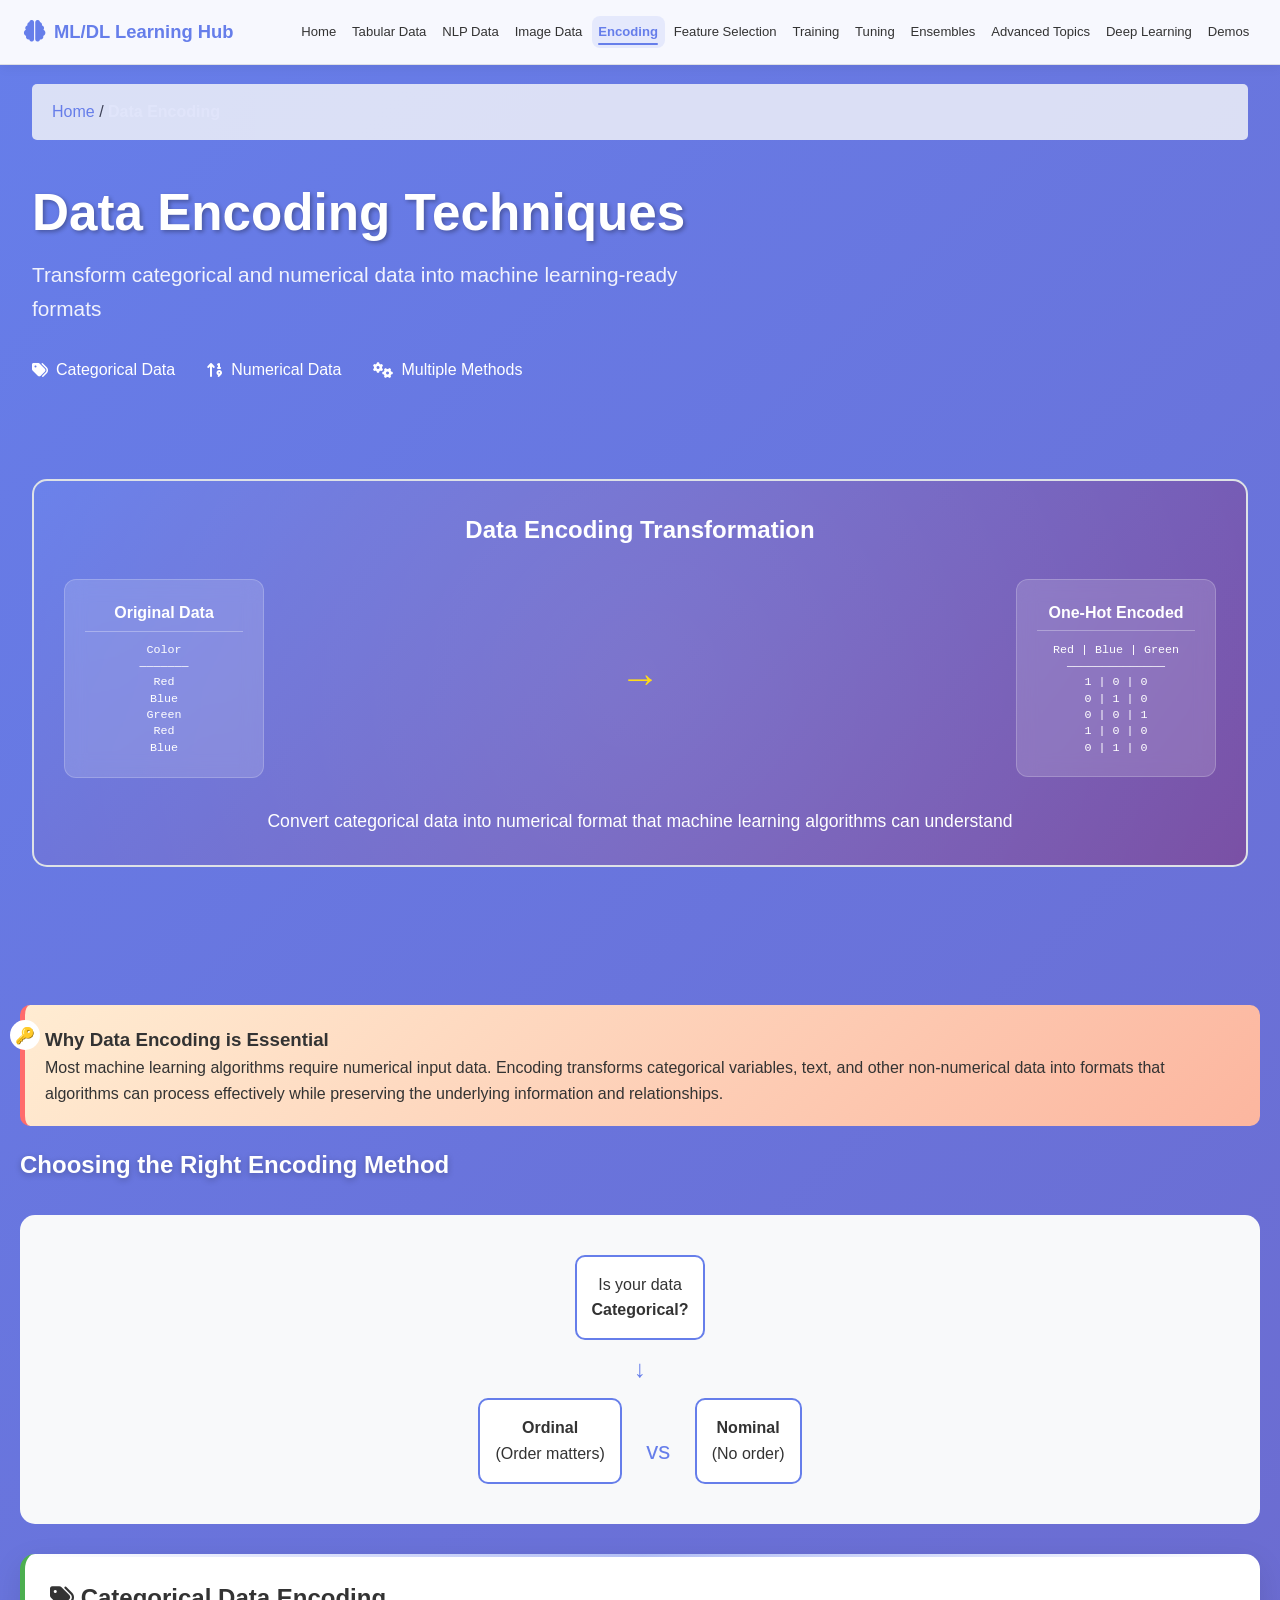
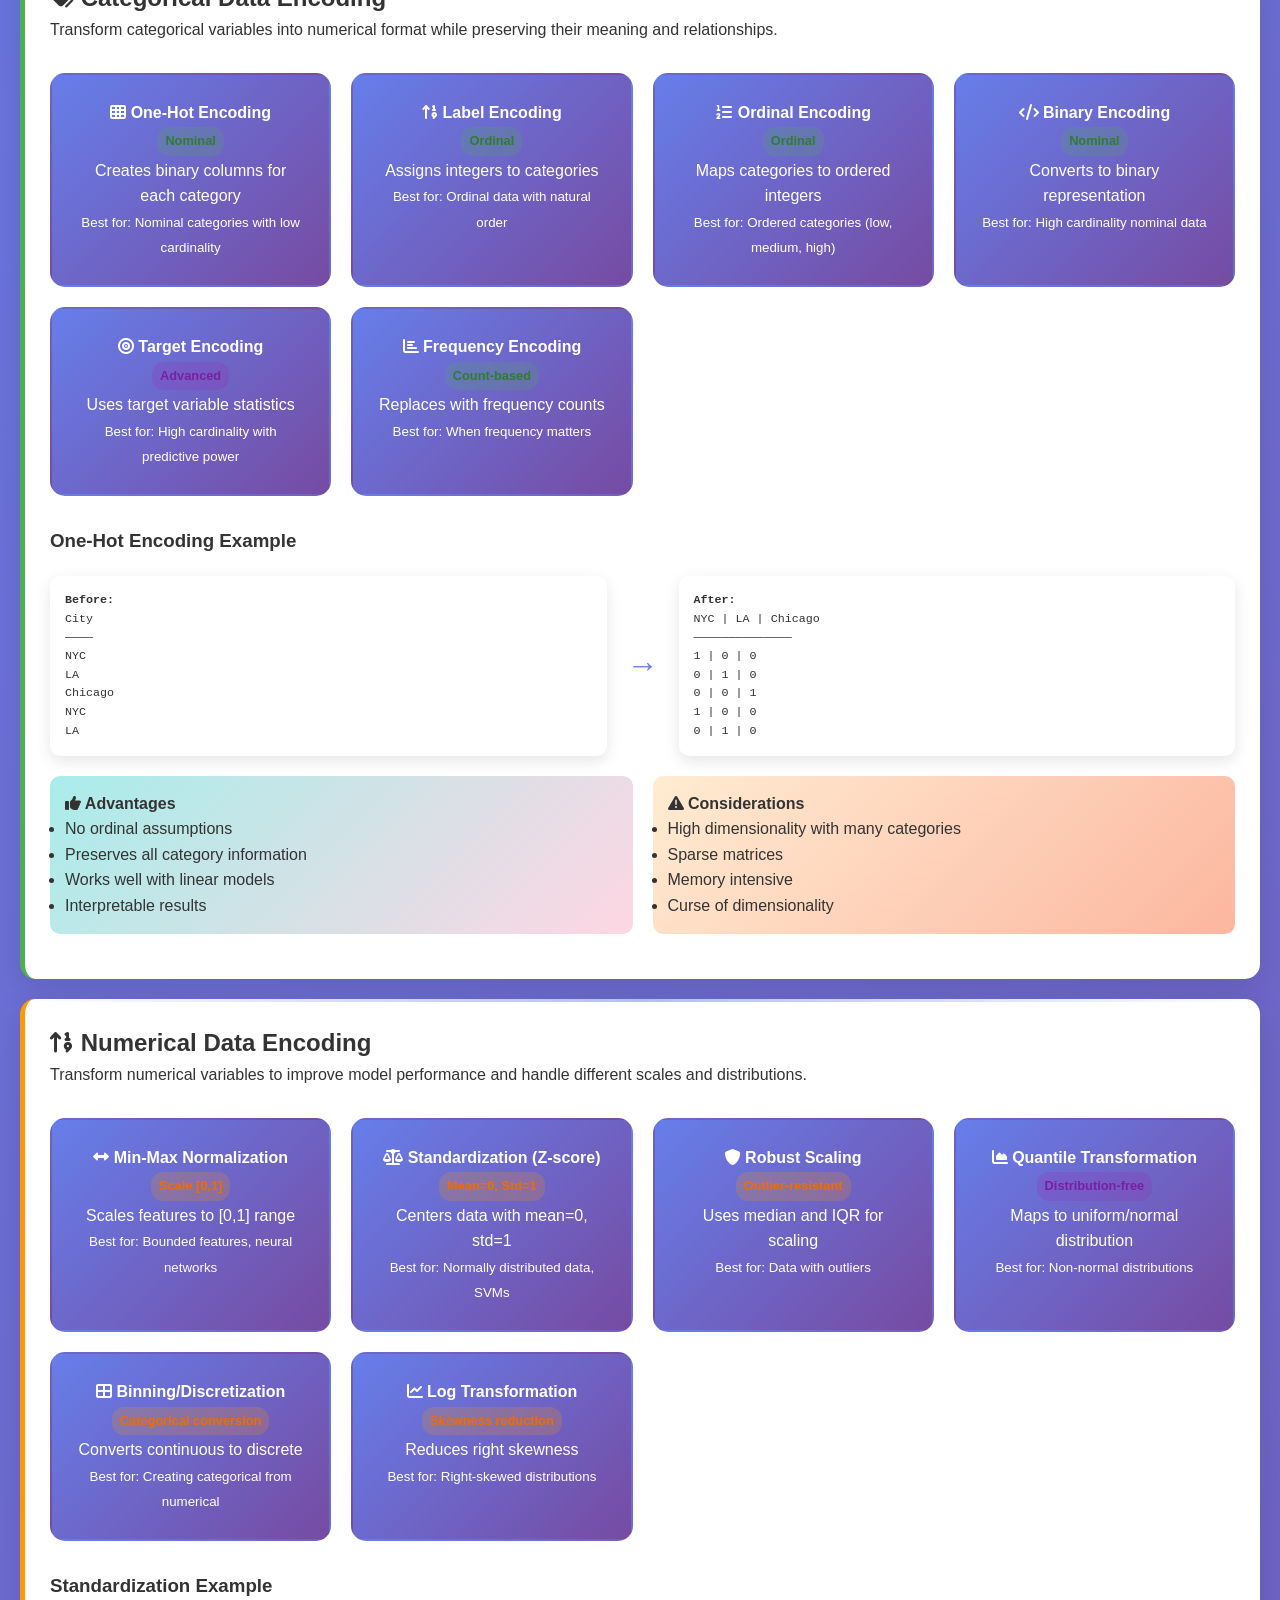
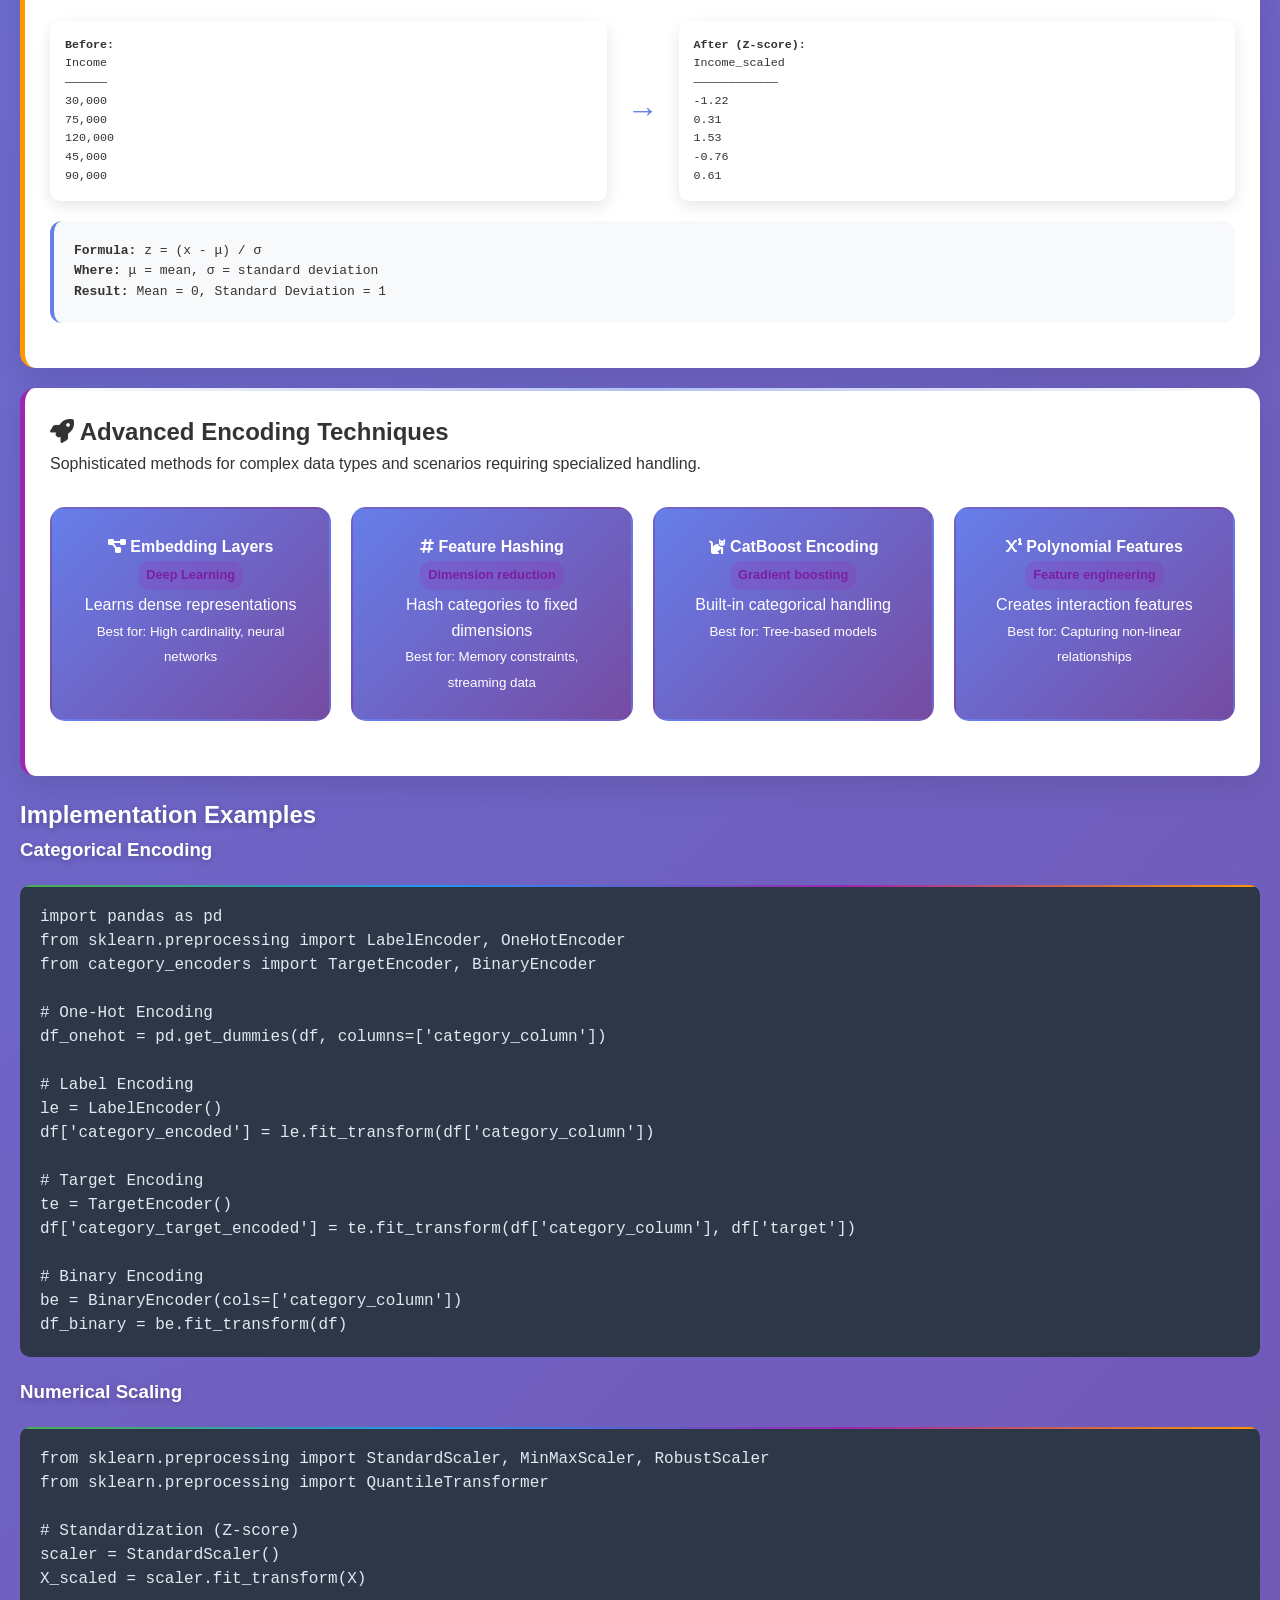
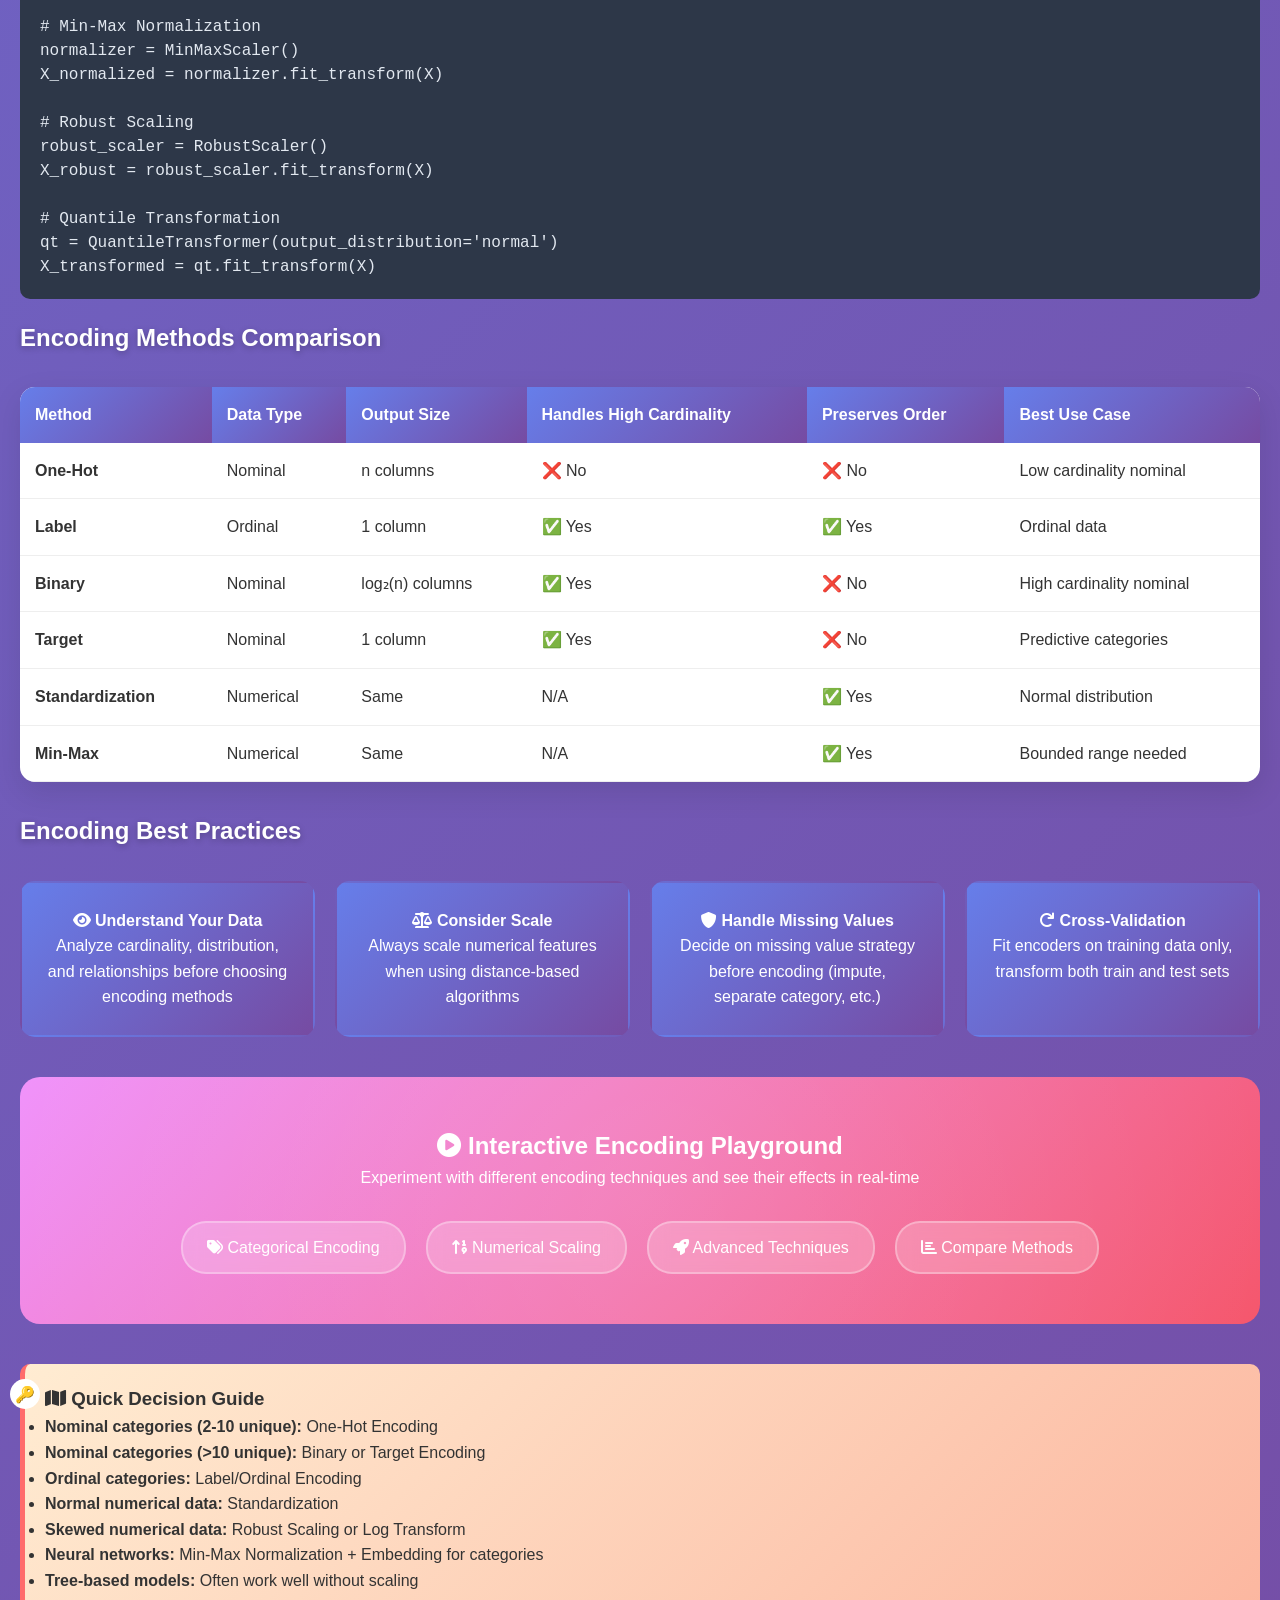
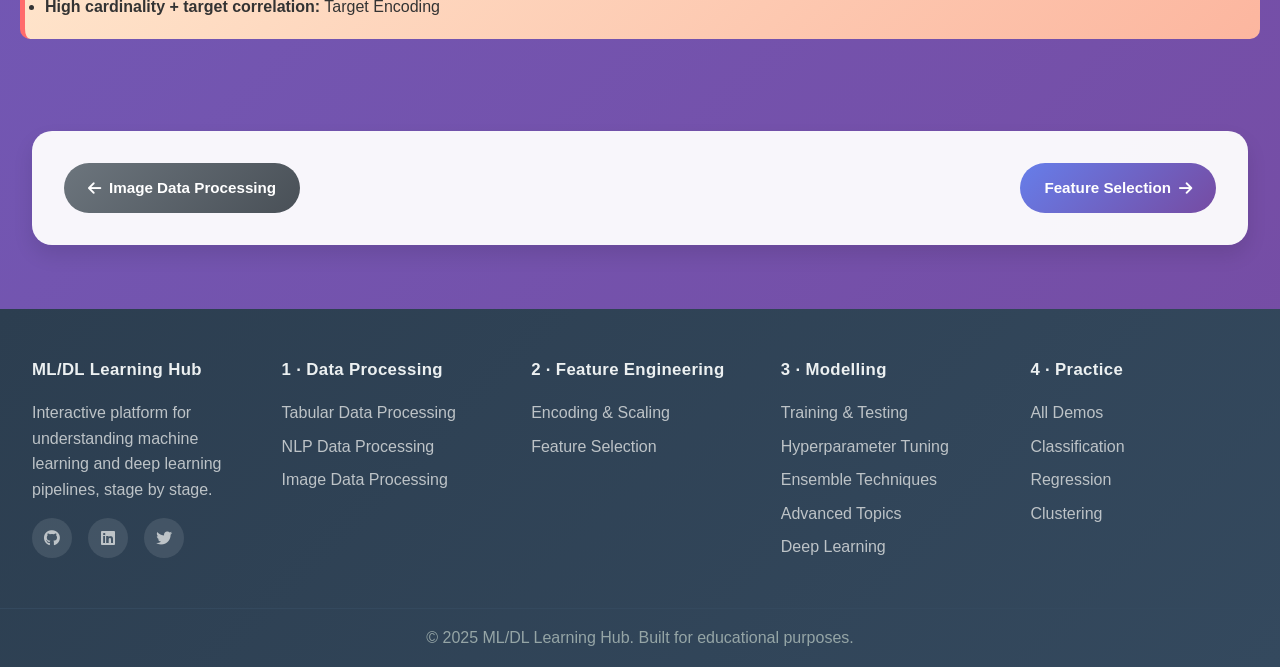
<file: encoding.html>
<!DOCTYPE html>
<html lang="en">
<head>
    <meta charset="UTF-8">
    <meta name="viewport" content="width=device-width, initial-scale=1.0">
    <title>ML/DL Learning Hub - Data Encoding</title>
    <link rel="stylesheet" href="styles/main.css">
    <link href="https://cdnjs.cloudflare.com/ajax/libs/font-awesome/6.0.0/css/all.min.css" rel="stylesheet">
    <style>
        .encoding-demo {
            background: linear-gradient(135deg, #667eea 0%, #764ba2 100%);
            border-radius: 15px;
            padding: 30px;
            margin: 30px 0;
            color: white;
            position: relative;
            overflow: hidden;
        }

        .encoding-demo::before {
            content: '';
            position: absolute;
            top: -50%;
            left: -50%;
            width: 200%;
            height: 200%;
            background: radial-gradient(circle, rgba(255,255,255,0.1) 0%, transparent 70%);
            animation: float 6s ease-in-out infinite;
        }

        @keyframes float {
            0%, 100% { transform: translateY(0px) rotate(0deg); }
            50% { transform: translateY(-20px) rotate(180deg); }
        }

        .encoding-visual {
            display: flex;
            align-items: center;
            justify-content: space-between;
            margin: 30px 0;
            flex-wrap: wrap;
            gap: 20px;
        }

        .data-table {
            background: rgba(255, 255, 255, 0.15);
            backdrop-filter: blur(10px);
            border-radius: 12px;
            padding: 20px;
            text-align: center;
            transition: all 0.3s ease;
            border: 1px solid rgba(255, 255, 255, 0.2);
            min-width: 200px;
        }

        .data-table:hover {
            transform: translateY(-5px);
            background: rgba(255, 255, 255, 0.25);
        }

        .table-content {
            font-family: monospace;
            font-size: 0.9em;
            line-height: 1.4;
        }

        .table-header {
            border-bottom: 1px solid rgba(255, 255, 255, 0.3);
            padding-bottom: 5px;
            margin-bottom: 10px;
            font-weight: bold;
        }

        .encoding-arrow {
            font-size: 2.5em;
            color: #FFD700;
            margin: 0 15px;
            animation: pulse 2s infinite;
        }

        @keyframes pulse {
            0% { opacity: 0.6; transform: scale(1); }
            50% { opacity: 1; transform: scale(1.15); }
            100% { opacity: 0.6; transform: scale(1); }
        }

        .method-card {
            background: white;
            border-radius: 15px;
            padding: 25px;
            margin: 20px 0;
            box-shadow: 0 10px 30px rgba(0, 0, 0, 0.1);
            transition: all 0.3s ease;
            border-left: 5px solid;
            position: relative;
            overflow: hidden;
        }

        .method-card::before {
            content: '';
            position: absolute;
            top: 0;
            left: 0;
            right: 0;
            height: 3px;
            background: linear-gradient(90deg, transparent, rgba(102, 126, 234, 0.5), transparent);
            animation: shimmer 3s infinite;
        }

        @keyframes shimmer {
            0% { transform: translateX(-100%); }
            100% { transform: translateX(100%); }
        }

        .method-card.categorical {
            border-left-color: #4CAF50;
        }

        .method-card.numerical {
            border-left-color: #FF9800;
        }

        .method-card.advanced {
            border-left-color: #9C27B0;
        }

        .method-card:hover {
            transform: translateY(-5px);
            box-shadow: 0 15px 40px rgba(0, 0, 0, 0.15);
        }

        .technique-grid {
            display: grid;
            grid-template-columns: repeat(auto-fit, minmax(280px, 1fr));
            gap: 20px;
            margin: 30px 0;
        }

        .technique-card {
            background: linear-gradient(135deg, #667eea 0%, #764ba2 100%);
            color: white;
            padding: 25px;
            border-radius: 15px;
            text-align: center;
            transition: all 0.3s ease;
            position: relative;
            overflow: hidden;
            cursor: pointer;
            border: 2px solid transparent;
        }

        .technique-card::before {
            content: '';
            position: absolute;
            top: 0;
            left: -100%;
            width: 100%;
            height: 100%;
            background: linear-gradient(90deg, transparent, rgba(255,255,255,0.2), transparent);
            transition: left 0.5s;
        }

        .technique-card:hover::before {
            left: 100%;
        }

        .technique-card:hover {
            transform: scale(1.05) rotateY(5deg);
            border-color: #FFD700;
        }

        .encoding-example {
            background: #f8f9fa;
            border-radius: 12px;
            padding: 20px;
            margin: 20px 0;
            font-family: monospace;
            border-left: 4px solid #667eea;
        }

        .before-after {
            display: grid;
            grid-template-columns: 1fr auto 1fr;
            gap: 20px;
            align-items: center;
            margin: 20px 0;
        }

        .data-sample {
            background: white;
            border-radius: 10px;
            padding: 15px;
            box-shadow: 0 5px 15px rgba(0, 0, 0, 0.1);
            font-family: monospace;
            font-size: 0.9em;
        }

        .arrow-transform {
            font-size: 2em;
            color: #667eea;
            text-align: center;
        }

        .pros-cons {
            display: grid;
            grid-template-columns: 1fr 1fr;
            gap: 20px;
            margin: 20px 0;
        }

        .pros, .cons {
            padding: 15px;
            border-radius: 10px;
        }

        .pros {
            background: linear-gradient(135deg, #a8edea 0%, #fed6e3 100%);
        }

        .cons {
            background: linear-gradient(135deg, #ffecd2 0%, #fcb69f 100%);
        }

        .interactive-section {
            background: linear-gradient(135deg, #f093fb 0%, #f5576c 100%);
            color: white;
            padding: 50px 20px;
            border-radius: 20px;
            margin: 40px 0;
            text-align: center;
            position: relative;
            overflow: hidden;
        }

        .interactive-section::before {
            content: '';
            position: absolute;
            top: -50%;
            left: -50%;
            width: 200%;
            height: 200%;
            background: radial-gradient(circle, rgba(255,255,255,0.1) 0%, transparent 50%);
            animation: rotate 20s linear infinite;
        }

        @keyframes rotate {
            0% { transform: rotate(0deg); }
            100% { transform: rotate(360deg); }
        }

        .demo-buttons {
            display: flex;
            justify-content: center;
            gap: 20px;
            margin-top: 30px;
            flex-wrap: wrap;
            position: relative;
            z-index: 1;
        }

        .demo-btn {
            background: rgba(255, 255, 255, 0.2);
            color: white;
            border: 2px solid rgba(255, 255, 255, 0.3);
            padding: 12px 24px;
            border-radius: 25px;
            text-decoration: none;
            transition: all 0.3s ease;
            backdrop-filter: blur(10px);
            position: relative;
            overflow: hidden;
        }

        .demo-btn::before {
            content: '';
            position: absolute;
            top: 0;
            left: -100%;
            width: 100%;
            height: 100%;
            background: linear-gradient(90deg, transparent, rgba(255,255,255,0.3), transparent);
            transition: left 0.3s;
        }

        .demo-btn:hover::before {
            left: 100%;
        }

        .demo-btn:hover {
            background: rgba(255, 255, 255, 0.3);
            transform: translateY(-2px);
            text-decoration: none;
            color: white;
        }

        .comparison-table {
            background: white;
            border-radius: 15px;
            overflow: hidden;
            box-shadow: 0 10px 30px rgba(0, 0, 0, 0.1);
            margin: 30px 0;
        }

        .comparison-table table {
            width: 100%;
            border-collapse: collapse;
        }

        .comparison-table th {
            background: linear-gradient(135deg, #667eea 0%, #764ba2 100%);
            color: white;
            padding: 15px;
            text-align: left;
        }

        .comparison-table td {
            padding: 15px;
            border-bottom: 1px solid #eee;
            vertical-align: top;
        }

        .comparison-table tr:hover {
            background: #f8f9fa;
        }

        .code-example {
            background: #2d3748;
            color: #e2e8f0;
            padding: 20px;
            border-radius: 10px;
            margin: 20px 0;
            overflow-x: auto;
            font-family: 'Courier New', monospace;
            position: relative;
            /* keep the author's newlines and indentation */
            white-space: pre;
            tab-size: 4;
            line-height: 1.5;
        }

        /* a <code>/<pre> child must not restyle or re-wrap the sample */
        .code-example code,
        .code-example pre {
            display: block;
            font: inherit;
            color: inherit;
            background: none;
            border: 0;
            padding: 0;
            margin: 0;
            white-space: inherit;
        }

        .code-example::before {
            content: '';
            position: absolute;
            top: 0;
            left: 0;
            right: 0;
            height: 2px;
            background: linear-gradient(90deg, #4CAF50, #2196F3, #9C27B0, #FF9800);
            animation: rainbow 3s linear infinite;
        }

        @keyframes rainbow {
            0% { background-position: 0% 50%; }
            100% { background-position: 100% 50%; }
        }

        .highlight-box {
            background: linear-gradient(135deg, #ffecd2 0%, #fcb69f 100%);
            padding: 20px;
            border-radius: 10px;
            margin: 20px 0;
            border-left: 5px solid #ff6b6b;
            position: relative;
        }

        .highlight-box::before {
            content: '🔑';
            position: absolute;
            top: 15px;
            left: -15px;
            background: white;
            border-radius: 50%;
            width: 30px;
            height: 30px;
            display: flex;
            align-items: center;
            justify-content: center;
            font-size: 16px;
        }

        .breadcrumb {
            background: #f8f9fa;
            padding: 15px 20px;
            border-radius: 5px;
            margin-bottom: 20px;
        }

        .breadcrumb a {
            color: #667eea;
            text-decoration: none;
        }

        .breadcrumb a:hover {
            text-decoration: underline;
        }

        .type-badge {
            display: inline-block;
            padding: 4px 8px;
            border-radius: 12px;
            font-size: 0.8em;
            font-weight: bold;
            margin: 2px;
        }

        .badge-categorical {
            background: rgba(76, 175, 80, 0.2);
            color: #2e7d32;
        }

        .badge-numerical {
            background: rgba(255, 152, 0, 0.2);
            color: #ef6c00;
        }

        .badge-advanced {
            background: rgba(156, 39, 176, 0.2);
            color: #7b1fa2;
        }

        .decision-tree {
            background: #f8f9fa;
            border-radius: 15px;
            padding: 30px;
            margin: 30px 0;
            text-align: center;
        }

        .tree-node {
            background: white;
            border: 2px solid #667eea;
            border-radius: 10px;
            padding: 15px;
            margin: 10px;
            display: inline-block;
            transition: all 0.3s ease;
            cursor: pointer;
        }

        .tree-node:hover {
            background: #667eea;
            color: white;
            transform: scale(1.05);
        }

        .tree-connector {
            color: #667eea;
            font-size: 1.5em;
            margin: 0 10px;
        }

        @media (max-width: 768px) {
            .encoding-visual {
                flex-direction: column;
            }
            
            .encoding-arrow {
                transform: rotate(90deg);
                margin: 15px 0;
            }
            
            .before-after {
                grid-template-columns: 1fr;
                gap: 15px;
            }

            .arrow-transform {
                transform: rotate(90deg);
            }
            
            .pros-cons {
                grid-template-columns: 1fr;
            }
            
            .demo-buttons {
                flex-direction: column;
                align-items: center;
            }

            .technique-grid {
                grid-template-columns: 1fr;
            }
        }
    </style>
</head>
<body>
    <!-- Navigation -->
    <nav class="navbar">
        <div class="nav-container">
            <div class="nav-brand">
                <i class="fas fa-brain"></i>
                <span>ML/DL Learning Hub</span>
            </div>
            <ul class="nav-menu" id="navMenu">
                <li><a href="index.html" class="nav-link">Home</a></li>
                <li><a href="tabular-data.html" class="nav-link">Tabular Data</a></li>
                <li><a href="nlp-pipeline.html" class="nav-link">NLP Data</a></li>
                <li><a href="image-processing.html" class="nav-link">Image Data</a></li>
                <li><a href="encoding.html" class="nav-link active" aria-current="page">Encoding</a></li>
                <li><a href="feature-selection.html" class="nav-link">Feature Selection</a></li>
                <li><a href="training-testing.html" class="nav-link">Training</a></li>
                <li><a href="hyperparameter-tuning.html" class="nav-link">Tuning</a></li>
                <li><a href="ensemble-techniques.html" class="nav-link">Ensembles</a></li>
                <li><a href="advanced-topics.html" class="nav-link">Advanced Topics</a></li>
                <li><a href="dl.html" class="nav-link">Deep Learning</a></li>
                <li><a href="interactive-demos.html" class="nav-link">Demos</a></li>
            </ul>
            <div class="hamburger" role="button" tabindex="0" aria-label="Toggle navigation menu" aria-expanded="false" aria-controls="navMenu">
                <span></span>
                <span></span>
                <span></span>
            </div>
        </div>
    </nav>

    <!-- Breadcrumb -->
    <div class="container breadcrumb-bar">
        <div class="breadcrumb">
            <a href="index.html">Home</a> / <strong>Data Encoding</strong>
        </div>
    </div>

    <!-- Hero Section -->
    <section class="hero-section">
        <div class="hero">
            <div class="hero-content">
                <h1 class="hero-title">Data Encoding Techniques</h1>
                <p class="hero-subtitle">Transform categorical and numerical data into machine learning-ready formats</p>
                <div class="hero-stats">
                    <div class="stat">
                        <i class="fas fa-tags"></i>
                        <span>Categorical Data</span>
                    </div>
                    <div class="stat">
                        <i class="fas fa-sort-numeric-up"></i>
                        <span>Numerical Data</span>
                    </div>
                    <div class="stat">
                        <i class="fas fa-cogs"></i>
                        <span>Multiple Methods</span>
                    </div>
                </div>
            </div>
        </div>

        <div class="encoding-demo">
            <h2 style="text-align: center; margin-bottom: 20px;">Data Encoding Transformation</h2>
            <div class="encoding-visual">
                <div class="data-table">
                    <div class="table-header">Original Data</div>
                    <div class="table-content">
                        Color<br>
                        ———————<br>
                        Red<br>
                        Blue<br>
                        Green<br>
                        Red<br>
                        Blue
                    </div>
                </div>
                <div class="encoding-arrow">→</div>
                <div class="data-table">
                    <div class="table-header">One-Hot Encoded</div>
                    <div class="table-content">
                        Red | Blue | Green<br>
                        ——————————————<br>
                        1   | 0    | 0<br>
                        0   | 1    | 0<br>
                        0   | 0    | 1<br>
                        1   | 0    | 0<br>
                        0   | 1    | 0
                    </div>
                </div>
            </div>
            <p style="text-align: center; font-size: 1.1em; margin-top: 20px;">
                Convert categorical data into numerical format that machine learning algorithms can understand
            </p>
        </div>
    </section>

    <!-- Main Content -->
    <section class="container" style="padding: 40px 20px;">
        <div class="highlight-box">
            <h3>Why Data Encoding is Essential</h3>
            <p>Most machine learning algorithms require numerical input data. Encoding transforms categorical variables, text, and other non-numerical data into formats that algorithms can process effectively while preserving the underlying information and relationships.</p>
        </div>

        <!-- Decision Tree -->
        <h2>Choosing the Right Encoding Method</h2>
        <div class="decision-tree">
            <div class="tree-node" onclick="showEncoding('categorical')">
                Is your data<br><strong>Categorical?</strong>
            </div>
            <div class="tree-connector">↓</div>
            <div>
                <div class="tree-node" onclick="showEncoding('ordinal')">
                    <strong>Ordinal</strong><br>(Order matters)
                </div>
                <span class="tree-connector">vs</span>
                <div class="tree-node" onclick="showEncoding('nominal')">
                    <strong>Nominal</strong><br>(No order)
                </div>
            </div>
        </div>

        <!-- Categorical Encoding Methods -->
        <div class="method-card categorical">
            <h2><i class="fas fa-tags"></i> Categorical Data Encoding</h2>
            <p>Transform categorical variables into numerical format while preserving their meaning and relationships.</p>

            <div class="technique-grid">
                <div class="technique-card" onclick="showDetails('onehot')">
                    <h4><i class="fas fa-th"></i> One-Hot Encoding</h4>
                    <span class="type-badge badge-categorical">Nominal</span>
                    <p>Creates binary columns for each category</p>
                    <small>Best for: Nominal categories with low cardinality</small>
                </div>
                
                <div class="technique-card" onclick="showDetails('label')">
                    <h4><i class="fas fa-sort-numeric-up"></i> Label Encoding</h4>
                    <span class="type-badge badge-categorical">Ordinal</span>
                    <p>Assigns integers to categories</p>
                    <small>Best for: Ordinal data with natural order</small>
                </div>
                
                <div class="technique-card" onclick="showDetails('ordinal')">
                    <h4><i class="fas fa-list-ol"></i> Ordinal Encoding</h4>
                    <span class="type-badge badge-categorical">Ordinal</span>
                    <p>Maps categories to ordered integers</p>
                    <small>Best for: Ordered categories (low, medium, high)</small>
                </div>
                
                <div class="technique-card" onclick="showDetails('binary')">
                    <h4><i class="fas fa-code"></i> Binary Encoding</h4>
                    <span class="type-badge badge-categorical">Nominal</span>
                    <p>Converts to binary representation</p>
                    <small>Best for: High cardinality nominal data</small>
                </div>
                
                <div class="technique-card" onclick="showDetails('target')">
                    <h4><i class="fas fa-bullseye"></i> Target Encoding</h4>
                    <span class="type-badge badge-advanced">Advanced</span>
                    <p>Uses target variable statistics</p>
                    <small>Best for: High cardinality with predictive power</small>
                </div>
                
                <div class="technique-card" onclick="showDetails('frequency')">
                    <h4><i class="fas fa-chart-bar"></i> Frequency Encoding</h4>
                    <span class="type-badge badge-categorical">Count-based</span>
                    <p>Replaces with frequency counts</p>
                    <small>Best for: When frequency matters</small>
                </div>
            </div>

            <!-- One-Hot Encoding Example -->
            <h3>One-Hot Encoding Example</h3>
            <div class="before-after">
                <div class="data-sample">
                    <strong>Before:</strong><br>
                    City<br>
                    ————<br>
                    NYC<br>
                    LA<br>
                    Chicago<br>
                    NYC<br>
                    LA
                </div>
                <div class="arrow-transform">→</div>
                <div class="data-sample">
                    <strong>After:</strong><br>
                    NYC | LA | Chicago<br>
                    ——————————————<br>
                    1   | 0  | 0<br>
                    0   | 1  | 0<br>
                    0   | 0  | 1<br>
                    1   | 0  | 0<br>
                    0   | 1  | 0
                </div>
            </div>

            <div class="pros-cons">
                <div class="pros">
                    <h4><i class="fas fa-thumbs-up"></i> Advantages</h4>
                    <ul>
                        <li>No ordinal assumptions</li>
                        <li>Preserves all category information</li>
                        <li>Works well with linear models</li>
                        <li>Interpretable results</li>
                    </ul>
                </div>
                <div class="cons">
                    <h4><i class="fas fa-exclamation-triangle"></i> Considerations</h4>
                    <ul>
                        <li>High dimensionality with many categories</li>
                        <li>Sparse matrices</li>
                        <li>Memory intensive</li>
                        <li>Curse of dimensionality</li>
                    </ul>
                </div>
            </div>
        </div>

        <!-- Numerical Encoding Methods -->
        <div class="method-card numerical">
            <h2><i class="fas fa-sort-numeric-up"></i> Numerical Data Encoding</h2>
            <p>Transform numerical variables to improve model performance and handle different scales and distributions.</p>

            <div class="technique-grid">
                <div class="technique-card" onclick="showDetails('normalize')">
                    <h4><i class="fas fa-arrows-alt-h"></i> Min-Max Normalization</h4>
                    <span class="type-badge badge-numerical">Scale [0,1]</span>
                    <p>Scales features to [0,1] range</p>
                    <small>Best for: Bounded features, neural networks</small>
                </div>
                
                <div class="technique-card" onclick="showDetails('standardize')">
                    <h4><i class="fas fa-balance-scale"></i> Standardization (Z-score)</h4>
                    <span class="type-badge badge-numerical">Mean=0, Std=1</span>
                    <p>Centers data with mean=0, std=1</p>
                    <small>Best for: Normally distributed data, SVMs</small>
                </div>
                
                <div class="technique-card" onclick="showDetails('robust')">
                    <h4><i class="fas fa-shield-alt"></i> Robust Scaling</h4>
                    <span class="type-badge badge-numerical">Outlier-resistant</span>
                    <p>Uses median and IQR for scaling</p>
                    <small>Best for: Data with outliers</small>
                </div>
                
                <div class="technique-card" onclick="showDetails('quantile')">
                    <h4><i class="fas fa-chart-area"></i> Quantile Transformation</h4>
                    <span class="type-badge badge-advanced">Distribution-free</span>
                    <p>Maps to uniform/normal distribution</p>
                    <small>Best for: Non-normal distributions</small>
                </div>
                
                <div class="technique-card" onclick="showDetails('binning')">
                    <h4><i class="fas fa-th-large"></i> Binning/Discretization</h4>
                    <span class="type-badge badge-numerical">Categorical conversion</span>
                    <p>Converts continuous to discrete</p>
                    <small>Best for: Creating categorical from numerical</small>
                </div>
                
                <div class="technique-card" onclick="showDetails('log')">
                    <h4><i class="fas fa-chart-line"></i> Log Transformation</h4>
                    <span class="type-badge badge-numerical">Skewness reduction</span>
                    <p>Reduces right skewness</p>
                    <small>Best for: Right-skewed distributions</small>
                </div>
            </div>

            <!-- Standardization Example -->
            <h3>Standardization Example</h3>
            <div class="before-after">
                <div class="data-sample">
                    <strong>Before:</strong><br>
                    Income<br>
                    ——————<br>
                    30,000<br>
                    75,000<br>
                    120,000<br>
                    45,000<br>
                    90,000
                </div>
                <div class="arrow-transform">→</div>
                <div class="data-sample">
                    <strong>After (Z-score):</strong><br>
                    Income_scaled<br>
                    ————————————<br>
                    -1.22<br>
                    0.31<br>
                    1.53<br>
                    -0.76<br>
                    0.61
                </div>
            </div>

            <div class="encoding-example">
                <strong>Formula:</strong> z = (x - μ) / σ<br>
                <strong>Where:</strong> μ = mean, σ = standard deviation<br>
                <strong>Result:</strong> Mean = 0, Standard Deviation = 1
            </div>
        </div>

        <!-- Advanced Encoding Methods -->
        <div class="method-card advanced">
            <h2><i class="fas fa-rocket"></i> Advanced Encoding Techniques</h2>
            <p>Sophisticated methods for complex data types and scenarios requiring specialized handling.</p>

            <div class="technique-grid">
                <div class="technique-card" onclick="showDetails('embedding')">
                    <h4><i class="fas fa-project-diagram"></i> Embedding Layers</h4>
                    <span class="type-badge badge-advanced">Deep Learning</span>
                    <p>Learns dense representations</p>
                    <small>Best for: High cardinality, neural networks</small>
                </div>
                
                <div class="technique-card" onclick="showDetails('hashing')">
                    <h4><i class="fas fa-hashtag"></i> Feature Hashing</h4>
                    <span class="type-badge badge-advanced">Dimension reduction</span>
                    <p>Hash categories to fixed dimensions</p>
                    <small>Best for: Memory constraints, streaming data</small>
                </div>
                
                <div class="technique-card" onclick="showDetails('catboost')">
                    <h4><i class="fas fa-cat"></i> CatBoost Encoding</h4>
                    <span class="type-badge badge-advanced">Gradient boosting</span>
                    <p>Built-in categorical handling</p>
                    <small>Best for: Tree-based models</small>
                </div>
                
                <div class="technique-card" onclick="showDetails('polynomial')">
                    <h4><i class="fas fa-superscript"></i> Polynomial Features</h4>
                    <span class="type-badge badge-advanced">Feature engineering</span>
                    <p>Creates interaction features</p>
                    <small>Best for: Capturing non-linear relationships</small>
                </div>
            </div>
        </div>

        <!-- Code Examples -->
        <h2>Implementation Examples</h2>
        
        <h3>Categorical Encoding</h3>
        <pre class="code-example"><code>import pandas as pd
from sklearn.preprocessing import LabelEncoder, OneHotEncoder
from category_encoders import TargetEncoder, BinaryEncoder

# One-Hot Encoding
df_onehot = pd.get_dummies(df, columns=['category_column'])

# Label Encoding
le = LabelEncoder()
df['category_encoded'] = le.fit_transform(df['category_column'])

# Target Encoding
te = TargetEncoder()
df['category_target_encoded'] = te.fit_transform(df['category_column'], df['target'])

# Binary Encoding
be = BinaryEncoder(cols=['category_column'])
df_binary = be.fit_transform(df)</code></pre>

        <h3>Numerical Scaling</h3>
        <pre class="code-example"><code>from sklearn.preprocessing import StandardScaler, MinMaxScaler, RobustScaler
from sklearn.preprocessing import QuantileTransformer

# Standardization (Z-score)
scaler = StandardScaler()
X_scaled = scaler.fit_transform(X)

# Min-Max Normalization
normalizer = MinMaxScaler()
X_normalized = normalizer.fit_transform(X)

# Robust Scaling
robust_scaler = RobustScaler()
X_robust = robust_scaler.fit_transform(X)

# Quantile Transformation
qt = QuantileTransformer(output_distribution='normal')
X_transformed = qt.fit_transform(X)</code></pre>

        <!-- Comparison Table -->
        <h2>Encoding Methods Comparison</h2>
        <div class="comparison-table">
            <table>
                <thead>
                    <tr>
                        <th>Method</th>
                        <th>Data Type</th>
                        <th>Output Size</th>
                        <th>Handles High Cardinality</th>
                        <th>Preserves Order</th>
                        <th>Best Use Case</th>
                    </tr>
                </thead>
                <tbody>
                    <tr>
                        <td><strong>One-Hot</strong></td>
                        <td>Nominal</td>
                        <td>n columns</td>
                        <td>❌ No</td>
                        <td>❌ No</td>
                        <td>Low cardinality nominal</td>
                    </tr>
                    <tr>
                        <td><strong>Label</strong></td>
                        <td>Ordinal</td>
                        <td>1 column</td>
                        <td>✅ Yes</td>
                        <td>✅ Yes</td>
                        <td>Ordinal data</td>
                    </tr>
                    <tr>
                        <td><strong>Binary</strong></td>
                        <td>Nominal</td>
                        <td>log₂(n) columns</td>
                        <td>✅ Yes</td>
                        <td>❌ No</td>
                        <td>High cardinality nominal</td>
                    </tr>
                    <tr>
                        <td><strong>Target</strong></td>
                        <td>Nominal</td>
                        <td>1 column</td>
                        <td>✅ Yes</td>
                        <td>❌ No</td>
                        <td>Predictive categories</td>
                    </tr>
                    <tr>
                        <td><strong>Standardization</strong></td>
                        <td>Numerical</td>
                        <td>Same</td>
                        <td>N/A</td>
                        <td>✅ Yes</td>
                        <td>Normal distribution</td>
                    </tr>
                    <tr>
                        <td><strong>Min-Max</strong></td>
                        <td>Numerical</td>
                        <td>Same</td>
                        <td>N/A</td>
                        <td>✅ Yes</td>
                        <td>Bounded range needed</td>
                    </tr>
                </tbody>
            </table>
        </div>

        <!-- Best Practices -->
        <h2>Encoding Best Practices</h2>
        <div class="technique-grid">
            <div class="technique-card">
                <h4><i class="fas fa-eye"></i> Understand Your Data</h4>
                <p>Analyze cardinality, distribution, and relationships before choosing encoding methods</p>
            </div>
            <div class="technique-card">
                <h4><i class="fas fa-balance-scale"></i> Consider Scale</h4>
                <p>Always scale numerical features when using distance-based algorithms</p>
            </div>
            <div class="technique-card">
                <h4><i class="fas fa-shield-alt"></i> Handle Missing Values</h4>
                <p>Decide on missing value strategy before encoding (impute, separate category, etc.)</p>
            </div>
            <div class="technique-card">
                <h4><i class="fas fa-redo"></i> Cross-Validation</h4>
                <p>Fit encoders on training data only, transform both train and test sets</p>
            </div>
        </div>

        <!-- Interactive Section -->
        <div class="interactive-section">
            <h2><i class="fas fa-play-circle"></i> Interactive Encoding Playground</h2>
            <p>Experiment with different encoding techniques and see their effects in real-time</p>
            <div class="demo-buttons">
                <a href="#" class="demo-btn" onclick="launchDemo('categorical')">
                    <i class="fas fa-tags"></i> Categorical Encoding
                </a>
                <a href="#" class="demo-btn" onclick="launchDemo('numerical')">
                    <i class="fas fa-sort-numeric-up"></i> Numerical Scaling
                </a>
                <a href="#" class="demo-btn" onclick="launchDemo('advanced')">
                    <i class="fas fa-rocket"></i> Advanced Techniques
                </a>
                <a href="#" class="demo-btn" onclick="launchDemo('comparison')">
                    <i class="fas fa-chart-bar"></i> Compare Methods
                </a>
            </div>
        </div>

        <!-- Decision Guide -->
        <div class="highlight-box">
            <h3><i class="fas fa-map"></i> Quick Decision Guide</h3>
            <ul>
                <li><strong>Nominal categories (2-10 unique):</strong> One-Hot Encoding</li>
                <li><strong>Nominal categories (>10 unique):</strong> Binary or Target Encoding</li>
                <li><strong>Ordinal categories:</strong> Label/Ordinal Encoding</li>
                <li><strong>Normal numerical data:</strong> Standardization</li>
                <li><strong>Skewed numerical data:</strong> Robust Scaling or Log Transform</li>
                <li><strong>Neural networks:</strong> Min-Max Normalization + Embedding for categories</li>
                <li><strong>Tree-based models:</strong> Often work well without scaling</li>
                <li><strong>High cardinality + target correlation:</strong> Target Encoding</li>
            </ul>
        </div>
    </section>

    <!-- Footer -->
    <section class="page-navigation">
        <div class="container">
            <div class="nav-links">
                <a href="image-processing.html" class="nav-btn prev">
                    <i class="fas fa-arrow-left"></i> Image Data Processing
                </a>
                <a href="feature-selection.html" class="nav-btn next">
                    Feature Selection <i class="fas fa-arrow-right"></i>
                </a>
            </div>
        </div>
    </section>

    <footer class="footer">
        <div class="footer-content">
            <div class="footer-section">
                <h3>ML/DL Learning Hub</h3>
                <p>Interactive platform for understanding machine learning and deep learning pipelines, stage by stage.</p>
                <div class="social-links">
                    <a href="#" aria-label="GitHub"><i class="fab fa-github"></i></a>
                    <a href="#" aria-label="LinkedIn"><i class="fab fa-linkedin"></i></a>
                    <a href="#" aria-label="Twitter"><i class="fab fa-twitter"></i></a>
                </div>
            </div>
            <div class="footer-section">
                <h4>1 &middot; Data Processing</h4>
                <ul>
                    <li><a href="tabular-data.html">Tabular Data Processing</a></li>
                    <li><a href="nlp-pipeline.html">NLP Data Processing</a></li>
                    <li><a href="image-processing.html">Image Data Processing</a></li>
                </ul>
            </div>
            <div class="footer-section">
                <h4>2 &middot; Feature Engineering</h4>
                <ul>
                    <li><a href="encoding.html">Encoding &amp; Scaling</a></li>
                    <li><a href="feature-selection.html">Feature Selection</a></li>
                </ul>
            </div>
            <div class="footer-section">
                <h4>3 &middot; Modelling</h4>
                <ul>
                    <li><a href="training-testing.html">Training &amp; Testing</a></li>
                    <li><a href="hyperparameter-tuning.html">Hyperparameter Tuning</a></li>
                    <li><a href="ensemble-techniques.html">Ensemble Techniques</a></li>
                    <li><a href="advanced-topics.html">Advanced Topics</a></li>
                    <li><a href="dl.html">Deep Learning</a></li>
                </ul>
            </div>
            <div class="footer-section">
                <h4>4 &middot; Practice</h4>
                <ul>
                    <li><a href="interactive-demos.html">All Demos</a></li>
                    <li><a href="interactive-demos.html#classification">Classification</a></li>
                    <li><a href="interactive-demos.html#regression">Regression</a></li>
                    <li><a href="interactive-demos.html#clustering">Clustering</a></li>
                </ul>
            </div>
        </div>
        <div class="footer-bottom">
            <p>&copy; 2025 ML/DL Learning Hub. Built for educational purposes.</p>
        </div>
    </footer>

    <!-- Scripts -->
    <script src="js/main.js"></script>

</body>
</html>
</file>
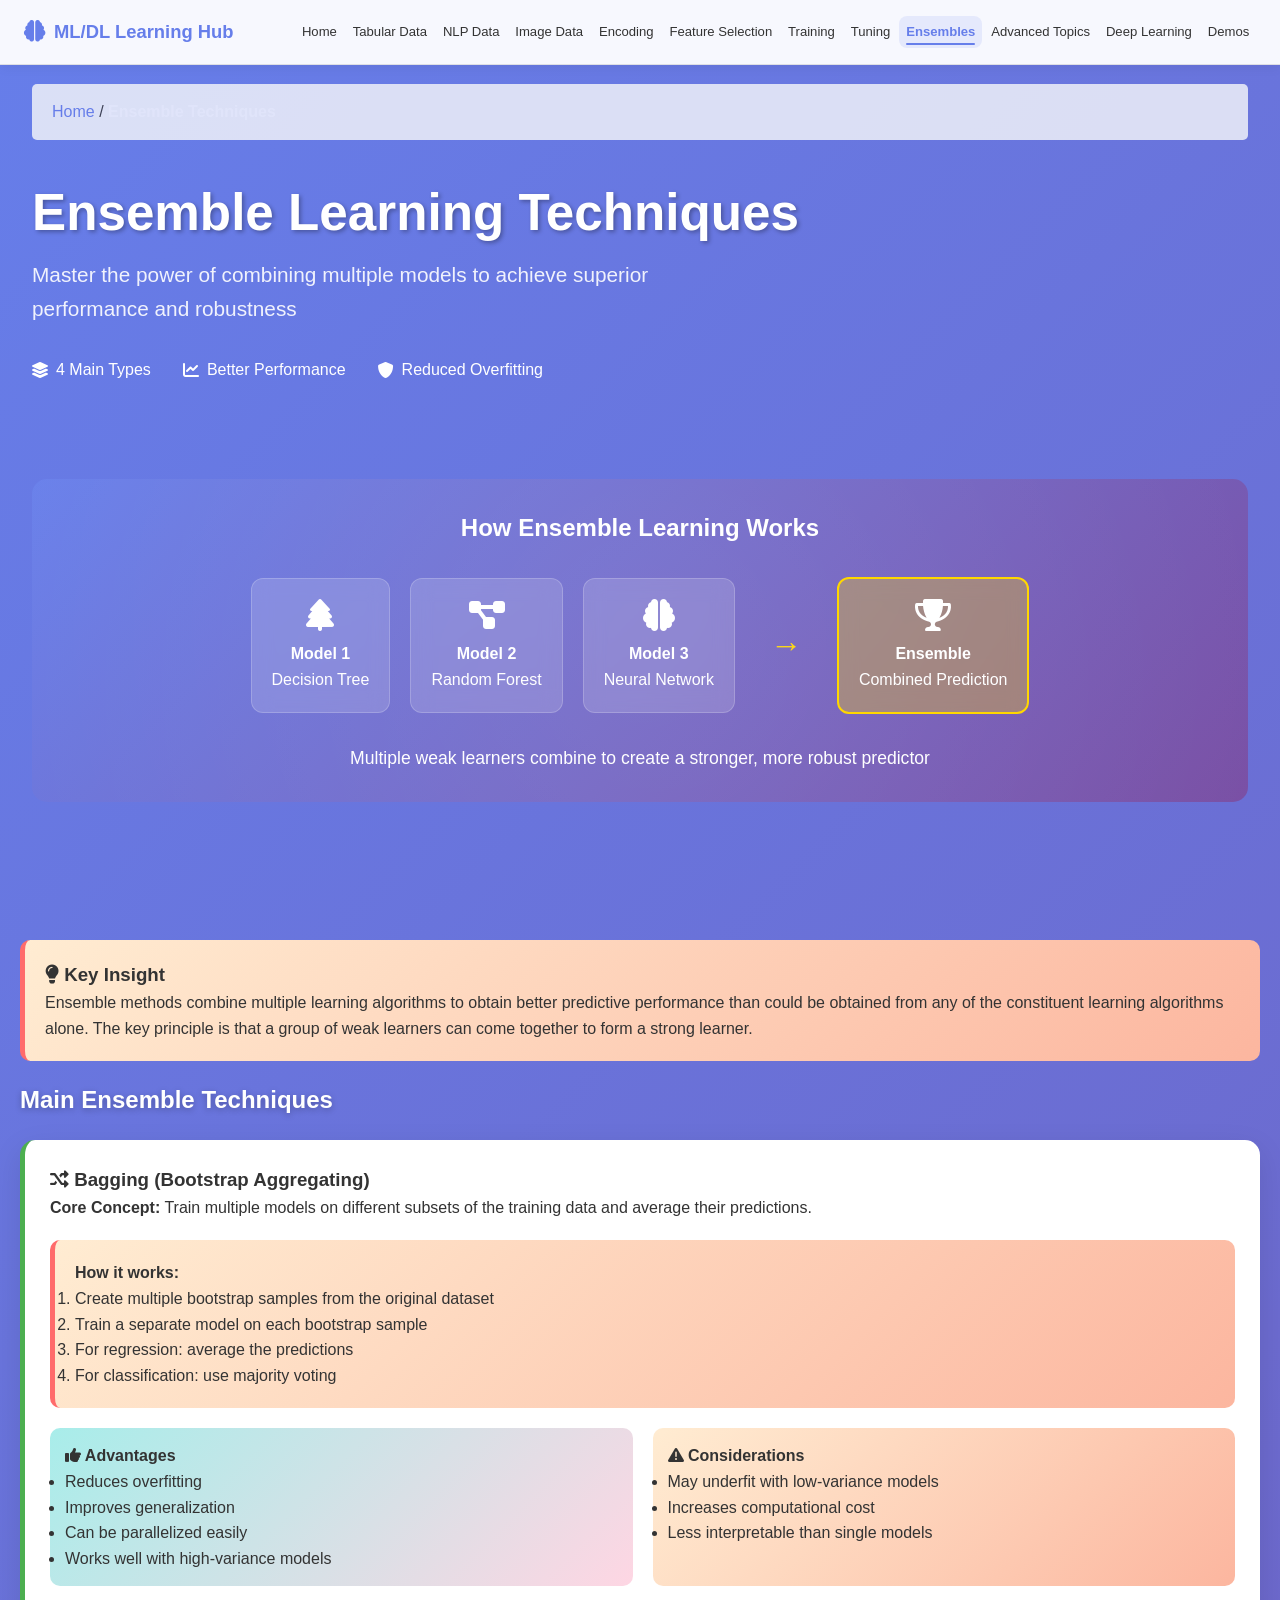
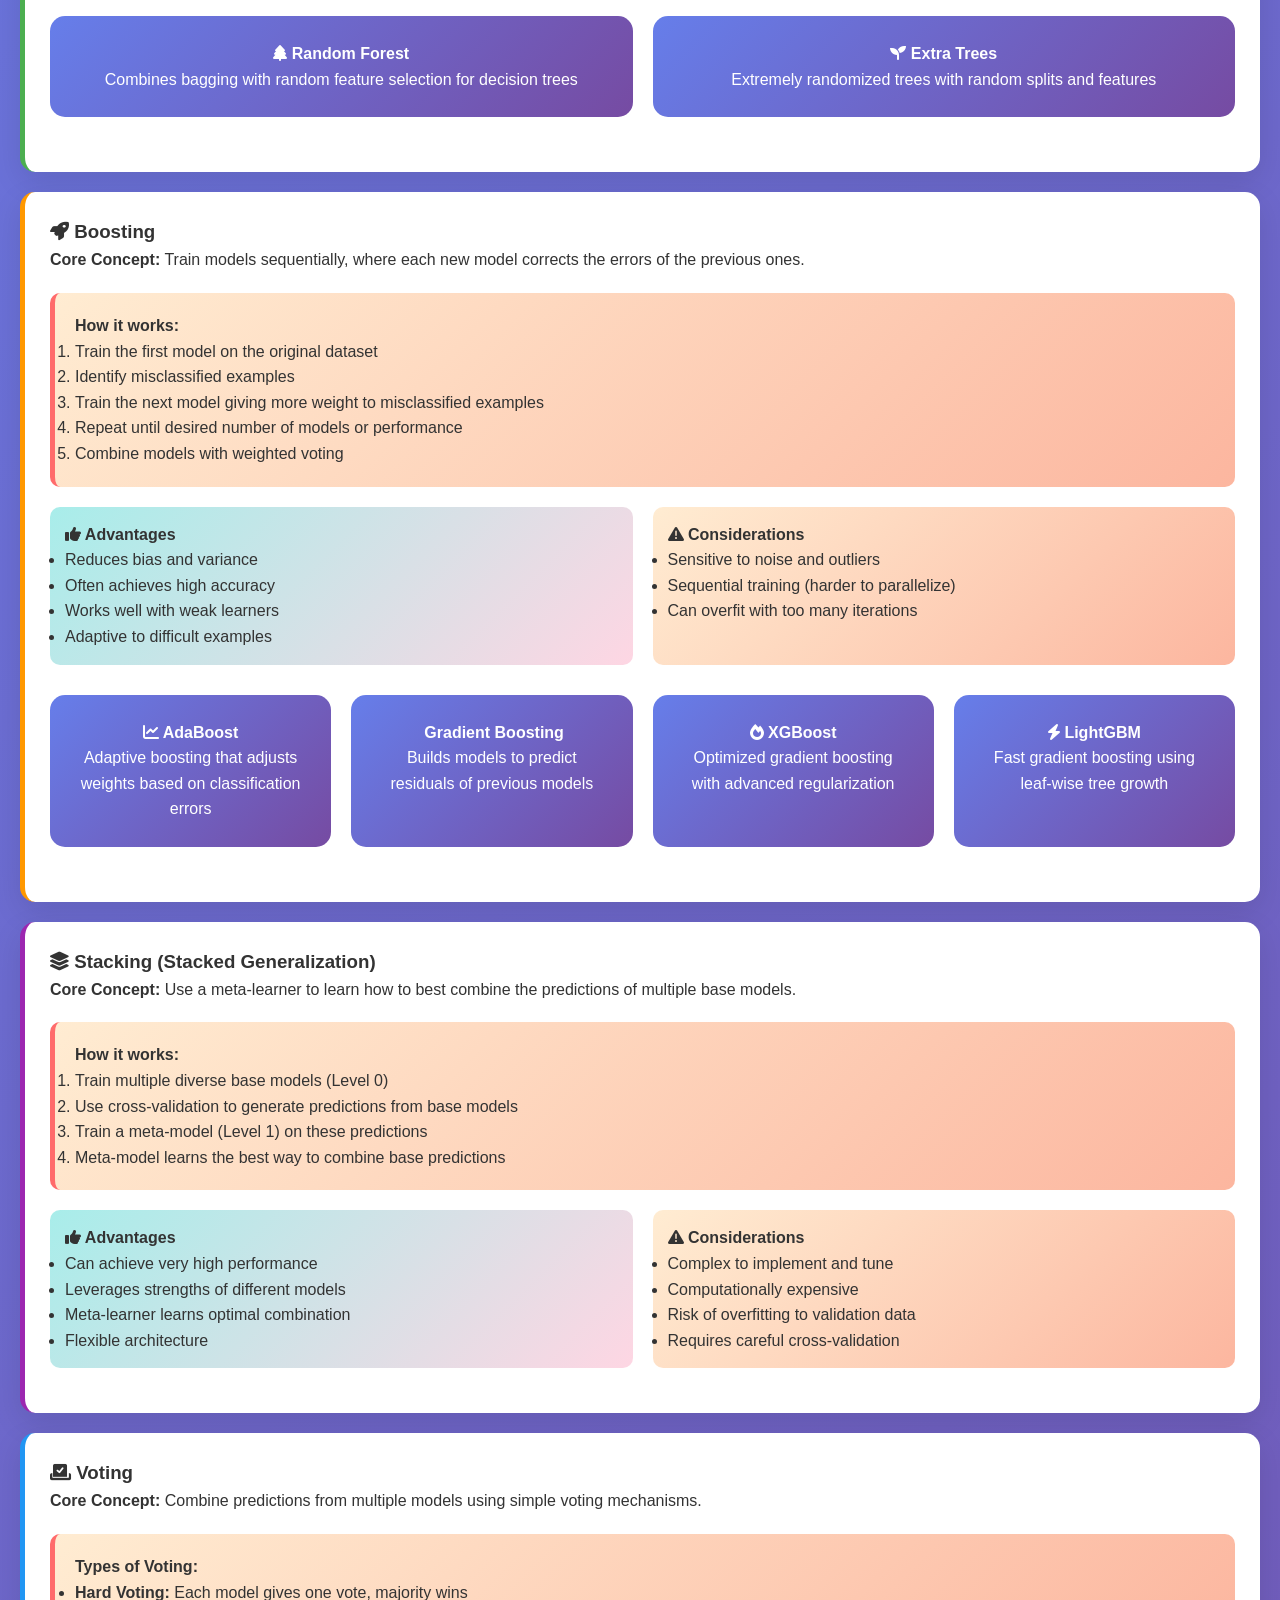
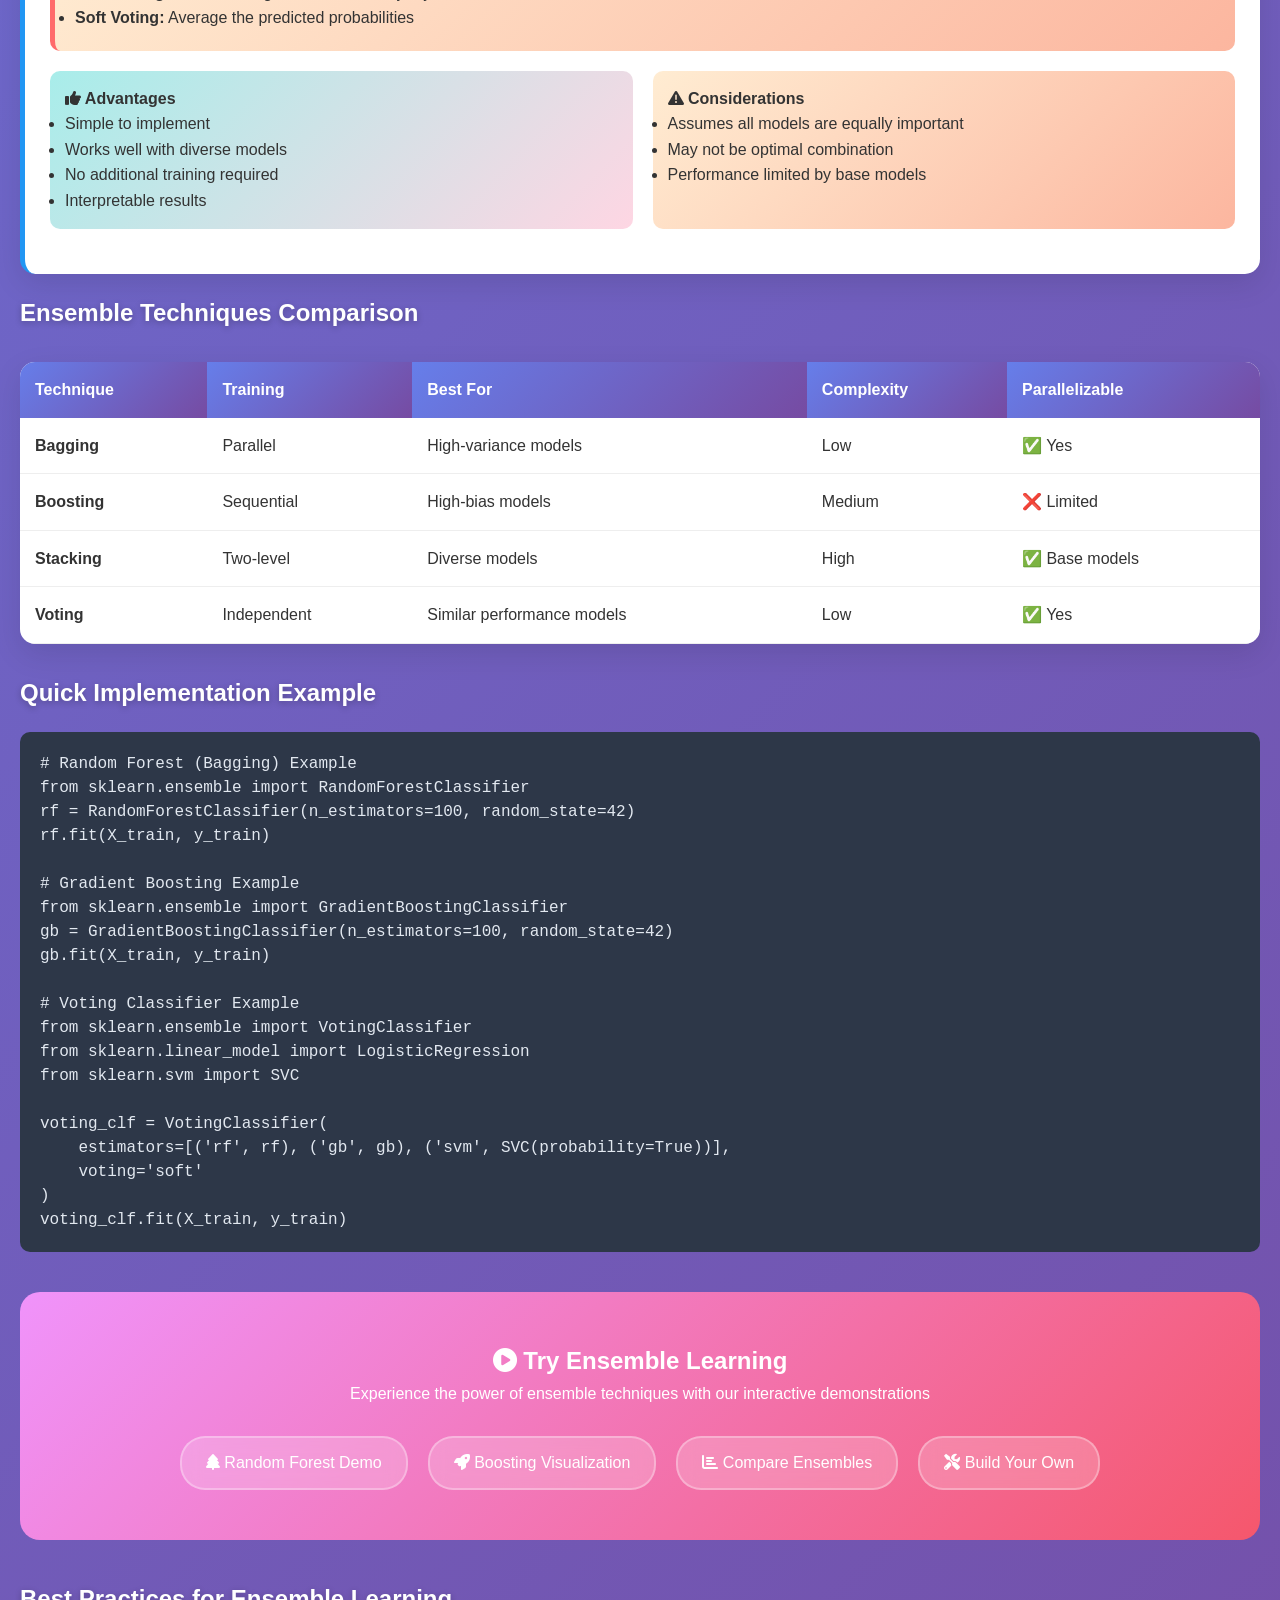
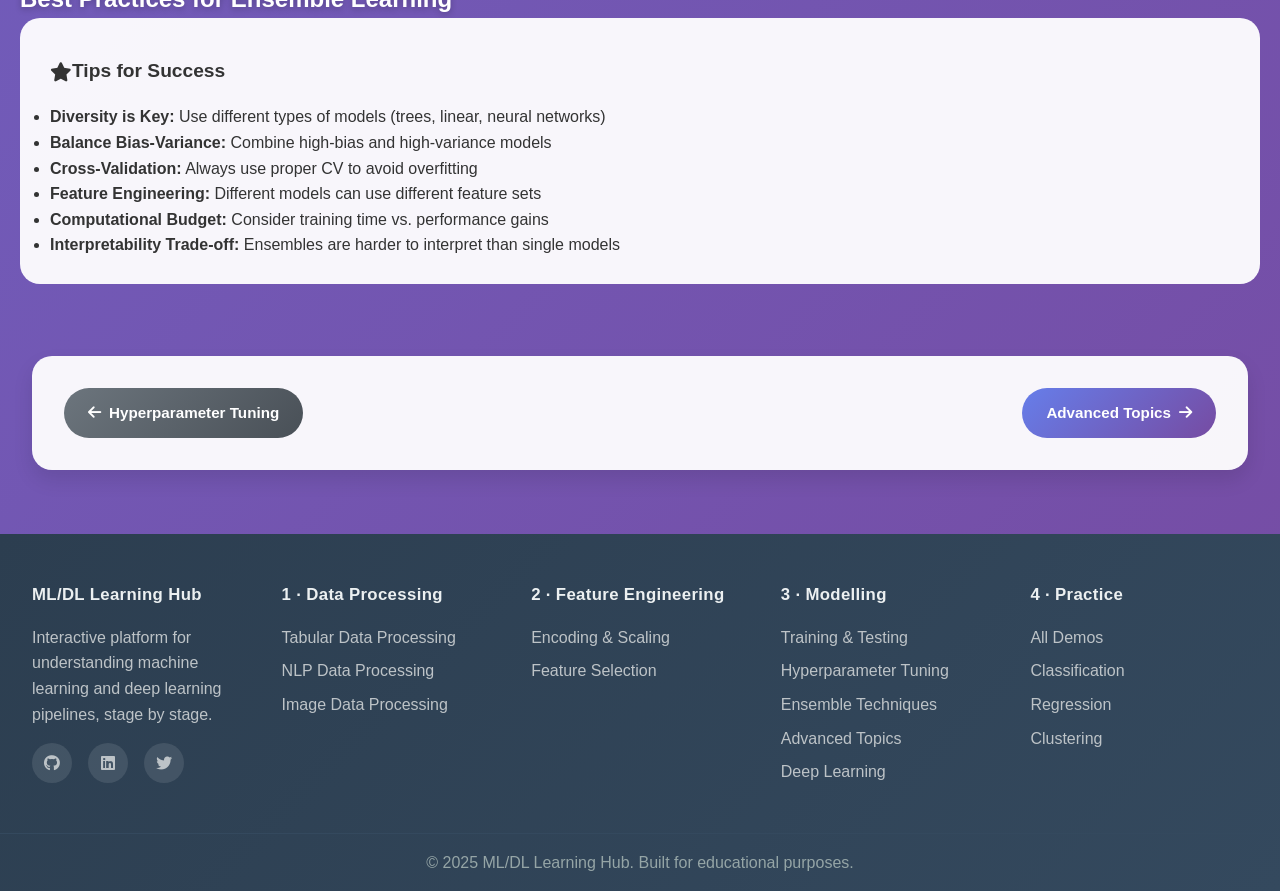
<file: ensemble-techniques.html>
<!DOCTYPE html>
<html lang="en">
<head>
    <meta charset="UTF-8">
    <meta name="viewport" content="width=device-width, initial-scale=1.0">
    <title>ML/DL Learning Hub - Ensemble Techniques</title>
    <link rel="stylesheet" href="styles/main.css">
    <link href="https://cdnjs.cloudflare.com/ajax/libs/font-awesome/6.0.0/css/all.min.css" rel="stylesheet">
    <style>
        .ensemble-demo {
            background: linear-gradient(135deg, #667eea 0%, #764ba2 100%);
            border-radius: 15px;
            padding: 30px;
            margin: 30px 0;
            color: white;
            position: relative;
            overflow: hidden;
        }

        .ensemble-demo::before {
            content: '';
            position: absolute;
            top: -50%;
            left: -50%;
            width: 200%;
            height: 200%;
            background: radial-gradient(circle, rgba(255,255,255,0.1) 0%, transparent 70%);
            animation: float 6s ease-in-out infinite;
        }

        @keyframes float {
            0%, 100% { transform: translateY(0px) rotate(0deg); }
            50% { transform: translateY(-20px) rotate(180deg); }
        }

        .ensemble-visual {
            display: flex;
            align-items: center;
            justify-content: center;
            margin: 30px 0;
            flex-wrap: wrap;
            gap: 20px;
        }

        .model-box {
            background: rgba(255, 255, 255, 0.15);
            backdrop-filter: blur(10px);
            border-radius: 12px;
            padding: 20px;
            text-align: center;
            min-width: 120px;
            transition: all 0.3s ease;
            border: 1px solid rgba(255, 255, 255, 0.2);
        }

        .model-box:hover {
            transform: translateY(-5px);
            background: rgba(255, 255, 255, 0.25);
        }

        .model-box i {
            font-size: 2em;
            margin-bottom: 10px;
            display: block;
        }

        .ensemble-arrow {
            font-size: 2em;
            color: #FFD700;
            margin: 0 15px;
            animation: pulse 2s infinite;
        }

        @keyframes pulse {
            0% { opacity: 0.6; transform: scale(1); }
            50% { opacity: 1; transform: scale(1.1); }
            100% { opacity: 0.6; transform: scale(1); }
        }

        .technique-card {
            background: white;
            border-radius: 15px;
            padding: 25px;
            margin: 20px 0;
            box-shadow: 0 10px 30px rgba(0, 0, 0, 0.1);
            transition: all 0.3s ease;
            border-left: 5px solid;
        }

        .technique-card.bagging {
            border-left-color: #4CAF50;
        }

        .technique-card.boosting {
            border-left-color: #FF9800;
        }

        .technique-card.stacking {
            border-left-color: #9C27B0;
        }

        .technique-card.voting {
            border-left-color: #2196F3;
        }

        .technique-card:hover {
            transform: translateY(-5px);
            box-shadow: 0 15px 40px rgba(0, 0, 0, 0.15);
        }

        .pros-cons {
            display: grid;
            grid-template-columns: 1fr 1fr;
            gap: 20px;
            margin: 20px 0;
        }

        .pros, .cons {
            padding: 15px;
            border-radius: 10px;
        }

        .pros {
            background: linear-gradient(135deg, #a8edea 0%, #fed6e3 100%);
        }

        .cons {
            background: linear-gradient(135deg, #ffecd2 0%, #fcb69f 100%);
        }

        .algorithm-grid {
            display: grid;
            grid-template-columns: repeat(auto-fit, minmax(280px, 1fr));
            gap: 20px;
            margin: 30px 0;
        }

        .algorithm-card {
            background: linear-gradient(135deg, #667eea 0%, #764ba2 100%);
            color: white;
            padding: 25px;
            border-radius: 15px;
            text-align: center;
            transition: all 0.3s ease;
            position: relative;
            overflow: hidden;
        }

        .algorithm-card::before {
            content: '';
            position: absolute;
            top: 0;
            left: -100%;
            width: 100%;
            height: 100%;
            background: linear-gradient(90deg, transparent, rgba(255,255,255,0.2), transparent);
            transition: left 0.5s;
        }

        .algorithm-card:hover::before {
            left: 100%;
        }

        .algorithm-card:hover {
            transform: scale(1.05);
        }

        .interactive-section {
            background: linear-gradient(135deg, #f093fb 0%, #f5576c 100%);
            color: white;
            padding: 50px 20px;
            border-radius: 20px;
            margin: 40px 0;
            text-align: center;
        }

        .demo-buttons {
            display: flex;
            justify-content: center;
            gap: 20px;
            margin-top: 30px;
            flex-wrap: wrap;
        }

        .demo-btn {
            background: rgba(255, 255, 255, 0.2);
            color: white;
            border: 2px solid rgba(255, 255, 255, 0.3);
            padding: 12px 24px;
            border-radius: 25px;
            text-decoration: none;
            transition: all 0.3s ease;
            backdrop-filter: blur(10px);
        }

        .demo-btn:hover {
            background: rgba(255, 255, 255, 0.3);
            transform: translateY(-2px);
            text-decoration: none;
            color: white;
        }

        .comparison-table {
            background: white;
            border-radius: 15px;
            overflow: hidden;
            box-shadow: 0 10px 30px rgba(0, 0, 0, 0.1);
            margin: 30px 0;
        }

        .comparison-table table {
            width: 100%;
            border-collapse: collapse;
        }

        .comparison-table th {
            background: linear-gradient(135deg, #667eea 0%, #764ba2 100%);
            color: white;
            padding: 15px;
            text-align: left;
        }

        .comparison-table td {
            padding: 15px;
            border-bottom: 1px solid #eee;
        }

        .comparison-table tr:hover {
            background: #f8f9fa;
        }

        .highlight-box {
            background: linear-gradient(135deg, #ffecd2 0%, #fcb69f 100%);
            padding: 20px;
            border-radius: 10px;
            margin: 20px 0;
            border-left: 5px solid #ff6b6b;
        }

        .code-example {
            background: #2d3748;
            color: #e2e8f0;
            padding: 20px;
            border-radius: 10px;
            margin: 20px 0;
            overflow-x: auto;
            font-family: 'Courier New', monospace;
            /* keep the author's newlines and indentation */
            white-space: pre;
            tab-size: 4;
            line-height: 1.5;
        }

        /* a <code>/<pre> child must not restyle or re-wrap the sample */
        .code-example code,
        .code-example pre {
            display: block;
            font: inherit;
            color: inherit;
            background: none;
            border: 0;
            padding: 0;
            margin: 0;
            white-space: inherit;
        }

        .breadcrumb {
            background: #f8f9fa;
            padding: 15px 20px;
            border-radius: 5px;
            margin-bottom: 20px;
        }

        .breadcrumb a {
            color: #667eea;
            text-decoration: none;
        }

        .breadcrumb a:hover {
            text-decoration: underline;
        }

        @media (max-width: 768px) {
            .ensemble-visual {
                flex-direction: column;
            }
            
            .ensemble-arrow {
                transform: rotate(90deg);
                margin: 15px 0;
            }
            
            .pros-cons {
                grid-template-columns: 1fr;
            }
            
            .demo-buttons {
                flex-direction: column;
                align-items: center;
            }
        }
    </style>
</head>
<body>
    <!-- Navigation -->
    <nav class="navbar">
        <div class="nav-container">
            <div class="nav-brand">
                <i class="fas fa-brain"></i>
                <span>ML/DL Learning Hub</span>
            </div>
            <ul class="nav-menu" id="navMenu">
                <li><a href="index.html" class="nav-link">Home</a></li>
                <li><a href="tabular-data.html" class="nav-link">Tabular Data</a></li>
                <li><a href="nlp-pipeline.html" class="nav-link">NLP Data</a></li>
                <li><a href="image-processing.html" class="nav-link">Image Data</a></li>
                <li><a href="encoding.html" class="nav-link">Encoding</a></li>
                <li><a href="feature-selection.html" class="nav-link">Feature Selection</a></li>
                <li><a href="training-testing.html" class="nav-link">Training</a></li>
                <li><a href="hyperparameter-tuning.html" class="nav-link">Tuning</a></li>
                <li><a href="ensemble-techniques.html" class="nav-link active" aria-current="page">Ensembles</a></li>
                <li><a href="advanced-topics.html" class="nav-link">Advanced Topics</a></li>
                <li><a href="dl.html" class="nav-link">Deep Learning</a></li>
                <li><a href="interactive-demos.html" class="nav-link">Demos</a></li>
            </ul>
            <div class="hamburger" role="button" tabindex="0" aria-label="Toggle navigation menu" aria-expanded="false" aria-controls="navMenu">
                <span></span>
                <span></span>
                <span></span>
            </div>
        </div>
    </nav>

    <!-- Breadcrumb -->
    <div class="container breadcrumb-bar">
        <div class="breadcrumb">
            <a href="index.html">Home</a> / <strong>Ensemble Techniques</strong>
        </div>
    </div>

    <!-- Hero Section -->
    <section class="hero-section">
        <div class="hero">
            <div class="hero-content">
                <h1 class="hero-title">Ensemble Learning Techniques</h1>
                <p class="hero-subtitle">Master the power of combining multiple models to achieve superior performance and robustness</p>
                <div class="hero-stats">
                    <div class="stat">
                        <i class="fas fa-layer-group"></i>
                        <span>4 Main Types</span>
                    </div>
                    <div class="stat">
                        <i class="fas fa-chart-line"></i>
                        <span>Better Performance</span>
                    </div>
                    <div class="stat">
                        <i class="fas fa-shield-alt"></i>
                        <span>Reduced Overfitting</span>
                    </div>
                </div>
            </div>
        </div>

        <div class="ensemble-demo">
            <h2 style="text-align: center; margin-bottom: 20px;">How Ensemble Learning Works</h2>
            <div class="ensemble-visual">
                <div class="model-box">
                    <i class="fas fa-tree"></i>
                    <strong>Model 1</strong>
                    <div>Decision Tree</div>
                </div>
                <div class="model-box">
                    <i class="fas fa-project-diagram"></i>
                    <strong>Model 2</strong>
                    <div>Random Forest</div>
                </div>
                <div class="model-box">
                    <i class="fas fa-brain"></i>
                    <strong>Model 3</strong>
                    <div>Neural Network</div>
                </div>
                <div class="ensemble-arrow">→</div>
                <div class="model-box" style="background: rgba(255, 215, 0, 0.3); border: 2px solid #FFD700;">
                    <i class="fas fa-trophy"></i>
                    <strong>Ensemble</strong>
                    <div>Combined Prediction</div>
                </div>
            </div>
            <p style="text-align: center; font-size: 1.1em; margin-top: 20px;">
                Multiple weak learners combine to create a stronger, more robust predictor
            </p>
        </div>
    </section>

    <!-- Main Content -->
    <section class="container" style="padding: 40px 20px;">
        <div class="highlight-box">
            <h3><i class="fas fa-lightbulb"></i> Key Insight</h3>
            <p>Ensemble methods combine multiple learning algorithms to obtain better predictive performance than could be obtained from any of the constituent learning algorithms alone. The key principle is that a group of weak learners can come together to form a strong learner.</p>
        </div>

        <!-- Ensemble Types -->
        <h2>Main Ensemble Techniques</h2>

        <div class="technique-card bagging">
            <h3><i class="fas fa-random"></i> Bagging (Bootstrap Aggregating)</h3>
            <p><strong>Core Concept:</strong> Train multiple models on different subsets of the training data and average their predictions.</p>
            
            <div class="highlight-box">
                <strong>How it works:</strong>
                <ol>
                    <li>Create multiple bootstrap samples from the original dataset</li>
                    <li>Train a separate model on each bootstrap sample</li>
                    <li>For regression: average the predictions</li>
                    <li>For classification: use majority voting</li>
                </ol>
            </div>

            <div class="pros-cons">
                <div class="pros">
                    <h4><i class="fas fa-thumbs-up"></i> Advantages</h4>
                    <ul>
                        <li>Reduces overfitting</li>
                        <li>Improves generalization</li>
                        <li>Can be parallelized easily</li>
                        <li>Works well with high-variance models</li>
                    </ul>
                </div>
                <div class="cons">
                    <h4><i class="fas fa-exclamation-triangle"></i> Considerations</h4>
                    <ul>
                        <li>May underfit with low-variance models</li>
                        <li>Increases computational cost</li>
                        <li>Less interpretable than single models</li>
                    </ul>
                </div>
            </div>

            <div class="algorithm-grid">
                <div class="algorithm-card">
                    <h4><i class="fas fa-tree"></i> Random Forest</h4>
                    <p>Combines bagging with random feature selection for decision trees</p>
                </div>
                <div class="algorithm-card">
                    <h4><i class="fas fa-seedling"></i> Extra Trees</h4>
                    <p>Extremely randomized trees with random splits and features</p>
                </div>
            </div>
        </div>

        <div class="technique-card boosting">
            <h3><i class="fas fa-rocket"></i> Boosting</h3>
            <p><strong>Core Concept:</strong> Train models sequentially, where each new model corrects the errors of the previous ones.</p>
            
            <div class="highlight-box">
                <strong>How it works:</strong>
                <ol>
                    <li>Train the first model on the original dataset</li>
                    <li>Identify misclassified examples</li>
                    <li>Train the next model giving more weight to misclassified examples</li>
                    <li>Repeat until desired number of models or performance</li>
                    <li>Combine models with weighted voting</li>
                </ol>
            </div>

            <div class="pros-cons">
                <div class="pros">
                    <h4><i class="fas fa-thumbs-up"></i> Advantages</h4>
                    <ul>
                        <li>Reduces bias and variance</li>
                        <li>Often achieves high accuracy</li>
                        <li>Works well with weak learners</li>
                        <li>Adaptive to difficult examples</li>
                    </ul>
                </div>
                <div class="cons">
                    <h4><i class="fas fa-exclamation-triangle"></i> Considerations</h4>
                    <ul>
                        <li>Sensitive to noise and outliers</li>
                        <li>Sequential training (harder to parallelize)</li>
                        <li>Can overfit with too many iterations</li>
                    </ul>
                </div>
            </div>

            <div class="algorithm-grid">
                <div class="algorithm-card">
                    <h4><i class="fas fa-chart-line"></i> AdaBoost</h4>
                    <p>Adaptive boosting that adjusts weights based on classification errors</p>
                </div>
                <div class="algorithm-card">
                    <h4><i class="fas fa-gradient"></i> Gradient Boosting</h4>
                    <p>Builds models to predict residuals of previous models</p>
                </div>
                <div class="algorithm-card">
                    <h4><i class="fas fa-fire"></i> XGBoost</h4>
                    <p>Optimized gradient boosting with advanced regularization</p>
                </div>
                <div class="algorithm-card">
                    <h4><i class="fas fa-bolt"></i> LightGBM</h4>
                    <p>Fast gradient boosting using leaf-wise tree growth</p>
                </div>
            </div>
        </div>

        <div class="technique-card stacking">
            <h3><i class="fas fa-layer-group"></i> Stacking (Stacked Generalization)</h3>
            <p><strong>Core Concept:</strong> Use a meta-learner to learn how to best combine the predictions of multiple base models.</p>
            
            <div class="highlight-box">
                <strong>How it works:</strong>
                <ol>
                    <li>Train multiple diverse base models (Level 0)</li>
                    <li>Use cross-validation to generate predictions from base models</li>
                    <li>Train a meta-model (Level 1) on these predictions</li>
                    <li>Meta-model learns the best way to combine base predictions</li>
                </ol>
            </div>

            <div class="pros-cons">
                <div class="pros">
                    <h4><i class="fas fa-thumbs-up"></i> Advantages</h4>
                    <ul>
                        <li>Can achieve very high performance</li>
                        <li>Leverages strengths of different models</li>
                        <li>Meta-learner learns optimal combination</li>
                        <li>Flexible architecture</li>
                    </ul>
                </div>
                <div class="cons">
                    <h4><i class="fas fa-exclamation-triangle"></i> Considerations</h4>
                    <ul>
                        <li>Complex to implement and tune</li>
                        <li>Computationally expensive</li>
                        <li>Risk of overfitting to validation data</li>
                        <li>Requires careful cross-validation</li>
                    </ul>
                </div>
            </div>
        </div>

        <div class="technique-card voting">
            <h3><i class="fas fa-vote-yea"></i> Voting</h3>
            <p><strong>Core Concept:</strong> Combine predictions from multiple models using simple voting mechanisms.</p>
            
            <div class="highlight-box">
                <strong>Types of Voting:</strong>
                <ul>
                    <li><strong>Hard Voting:</strong> Each model gives one vote, majority wins</li>
                    <li><strong>Soft Voting:</strong> Average the predicted probabilities</li>
                </ul>
            </div>

            <div class="pros-cons">
                <div class="pros">
                    <h4><i class="fas fa-thumbs-up"></i> Advantages</h4>
                    <ul>
                        <li>Simple to implement</li>
                        <li>Works well with diverse models</li>
                        <li>No additional training required</li>
                        <li>Interpretable results</li>
                    </ul>
                </div>
                <div class="cons">
                    <h4><i class="fas fa-exclamation-triangle"></i> Considerations</h4>
                    <ul>
                        <li>Assumes all models are equally important</li>
                        <li>May not be optimal combination</li>
                        <li>Performance limited by base models</li>
                    </ul>
                </div>
            </div>
        </div>

        <!-- Comparison Table -->
        <h2>Ensemble Techniques Comparison</h2>
        <div class="comparison-table">
            <table>
                <thead>
                    <tr>
                        <th>Technique</th>
                        <th>Training</th>
                        <th>Best For</th>
                        <th>Complexity</th>
                        <th>Parallelizable</th>
                    </tr>
                </thead>
                <tbody>
                    <tr>
                        <td><strong>Bagging</strong></td>
                        <td>Parallel</td>
                        <td>High-variance models</td>
                        <td>Low</td>
                        <td>✅ Yes</td>
                    </tr>
                    <tr>
                        <td><strong>Boosting</strong></td>
                        <td>Sequential</td>
                        <td>High-bias models</td>
                        <td>Medium</td>
                        <td>❌ Limited</td>
                    </tr>
                    <tr>
                        <td><strong>Stacking</strong></td>
                        <td>Two-level</td>
                        <td>Diverse models</td>
                        <td>High</td>
                        <td>✅ Base models</td>
                    </tr>
                    <tr>
                        <td><strong>Voting</strong></td>
                        <td>Independent</td>
                        <td>Similar performance models</td>
                        <td>Low</td>
                        <td>✅ Yes</td>
                    </tr>
                </tbody>
            </table>
        </div>

        <!-- Code Example -->
        <h2>Quick Implementation Example</h2>
        <pre class="code-example"><code># Random Forest (Bagging) Example
from sklearn.ensemble import RandomForestClassifier
rf = RandomForestClassifier(n_estimators=100, random_state=42)
rf.fit(X_train, y_train)

# Gradient Boosting Example
from sklearn.ensemble import GradientBoostingClassifier
gb = GradientBoostingClassifier(n_estimators=100, random_state=42)
gb.fit(X_train, y_train)

# Voting Classifier Example
from sklearn.ensemble import VotingClassifier
from sklearn.linear_model import LogisticRegression
from sklearn.svm import SVC

voting_clf = VotingClassifier(
    estimators=[('rf', rf), ('gb', gb), ('svm', SVC(probability=True))],
    voting='soft'
)
voting_clf.fit(X_train, y_train)</code></pre>

        <!-- Interactive Section -->
        <div class="interactive-section">
            <h2><i class="fas fa-play-circle"></i> Try Ensemble Learning</h2>
            <p>Experience the power of ensemble techniques with our interactive demonstrations</p>
            <div class="demo-buttons">
                <a href="#" class="demo-btn" onclick="alert('Random Forest Demo - Compare single tree vs forest performance')">
                    <i class="fas fa-tree"></i> Random Forest Demo
                </a>
                <a href="#" class="demo-btn" onclick="alert('Boosting Demo - Watch models improve iteratively')">
                    <i class="fas fa-rocket"></i> Boosting Visualization
                </a>
                <a href="#" class="demo-btn" onclick="alert('Ensemble Comparison - Compare all techniques side by side')">
                    <i class="fas fa-chart-bar"></i> Compare Ensembles
                </a>
                <a href="#" class="demo-btn" onclick="alert('Build Your Own - Create custom ensemble combinations')">
                    <i class="fas fa-tools"></i> Build Your Own
                </a>
            </div>
        </div>

        <!-- Best Practices -->
        <h2>Best Practices for Ensemble Learning</h2>
        <div class="feature-card">
            <h3><i class="fas fa-star"></i> Tips for Success</h3>
            <ul>
                <li><strong>Diversity is Key:</strong> Use different types of models (trees, linear, neural networks)</li>
                <li><strong>Balance Bias-Variance:</strong> Combine high-bias and high-variance models</li>
                <li><strong>Cross-Validation:</strong> Always use proper CV to avoid overfitting</li>
                <li><strong>Feature Engineering:</strong> Different models can use different feature sets</li>
                <li><strong>Computational Budget:</strong> Consider training time vs. performance gains</li>
                <li><strong>Interpretability Trade-off:</strong> Ensembles are harder to interpret than single models</li>
            </ul>
        </div>
    </section>

    <!-- Footer -->
    <section class="page-navigation">
        <div class="container">
            <div class="nav-links">
                <a href="hyperparameter-tuning.html" class="nav-btn prev">
                    <i class="fas fa-arrow-left"></i> Hyperparameter Tuning
                </a>
                <a href="advanced-topics.html" class="nav-btn next">
                    Advanced Topics <i class="fas fa-arrow-right"></i>
                </a>
            </div>
        </div>
    </section>

    <footer class="footer">
        <div class="footer-content">
            <div class="footer-section">
                <h3>ML/DL Learning Hub</h3>
                <p>Interactive platform for understanding machine learning and deep learning pipelines, stage by stage.</p>
                <div class="social-links">
                    <a href="#" aria-label="GitHub"><i class="fab fa-github"></i></a>
                    <a href="#" aria-label="LinkedIn"><i class="fab fa-linkedin"></i></a>
                    <a href="#" aria-label="Twitter"><i class="fab fa-twitter"></i></a>
                </div>
            </div>
            <div class="footer-section">
                <h4>1 &middot; Data Processing</h4>
                <ul>
                    <li><a href="tabular-data.html">Tabular Data Processing</a></li>
                    <li><a href="nlp-pipeline.html">NLP Data Processing</a></li>
                    <li><a href="image-processing.html">Image Data Processing</a></li>
                </ul>
            </div>
            <div class="footer-section">
                <h4>2 &middot; Feature Engineering</h4>
                <ul>
                    <li><a href="encoding.html">Encoding &amp; Scaling</a></li>
                    <li><a href="feature-selection.html">Feature Selection</a></li>
                </ul>
            </div>
            <div class="footer-section">
                <h4>3 &middot; Modelling</h4>
                <ul>
                    <li><a href="training-testing.html">Training &amp; Testing</a></li>
                    <li><a href="hyperparameter-tuning.html">Hyperparameter Tuning</a></li>
                    <li><a href="ensemble-techniques.html">Ensemble Techniques</a></li>
                    <li><a href="advanced-topics.html">Advanced Topics</a></li>
                    <li><a href="dl.html">Deep Learning</a></li>
                </ul>
            </div>
            <div class="footer-section">
                <h4>4 &middot; Practice</h4>
                <ul>
                    <li><a href="interactive-demos.html">All Demos</a></li>
                    <li><a href="interactive-demos.html#classification">Classification</a></li>
                    <li><a href="interactive-demos.html#regression">Regression</a></li>
                    <li><a href="interactive-demos.html#clustering">Clustering</a></li>
                </ul>
            </div>
        </div>
        <div class="footer-bottom">
            <p>&copy; 2025 ML/DL Learning Hub. Built for educational purposes.</p>
        </div>
    </footer>

    <!-- Scripts -->
    <script src="js/main.js"></script>

</body>
</html>
</file>
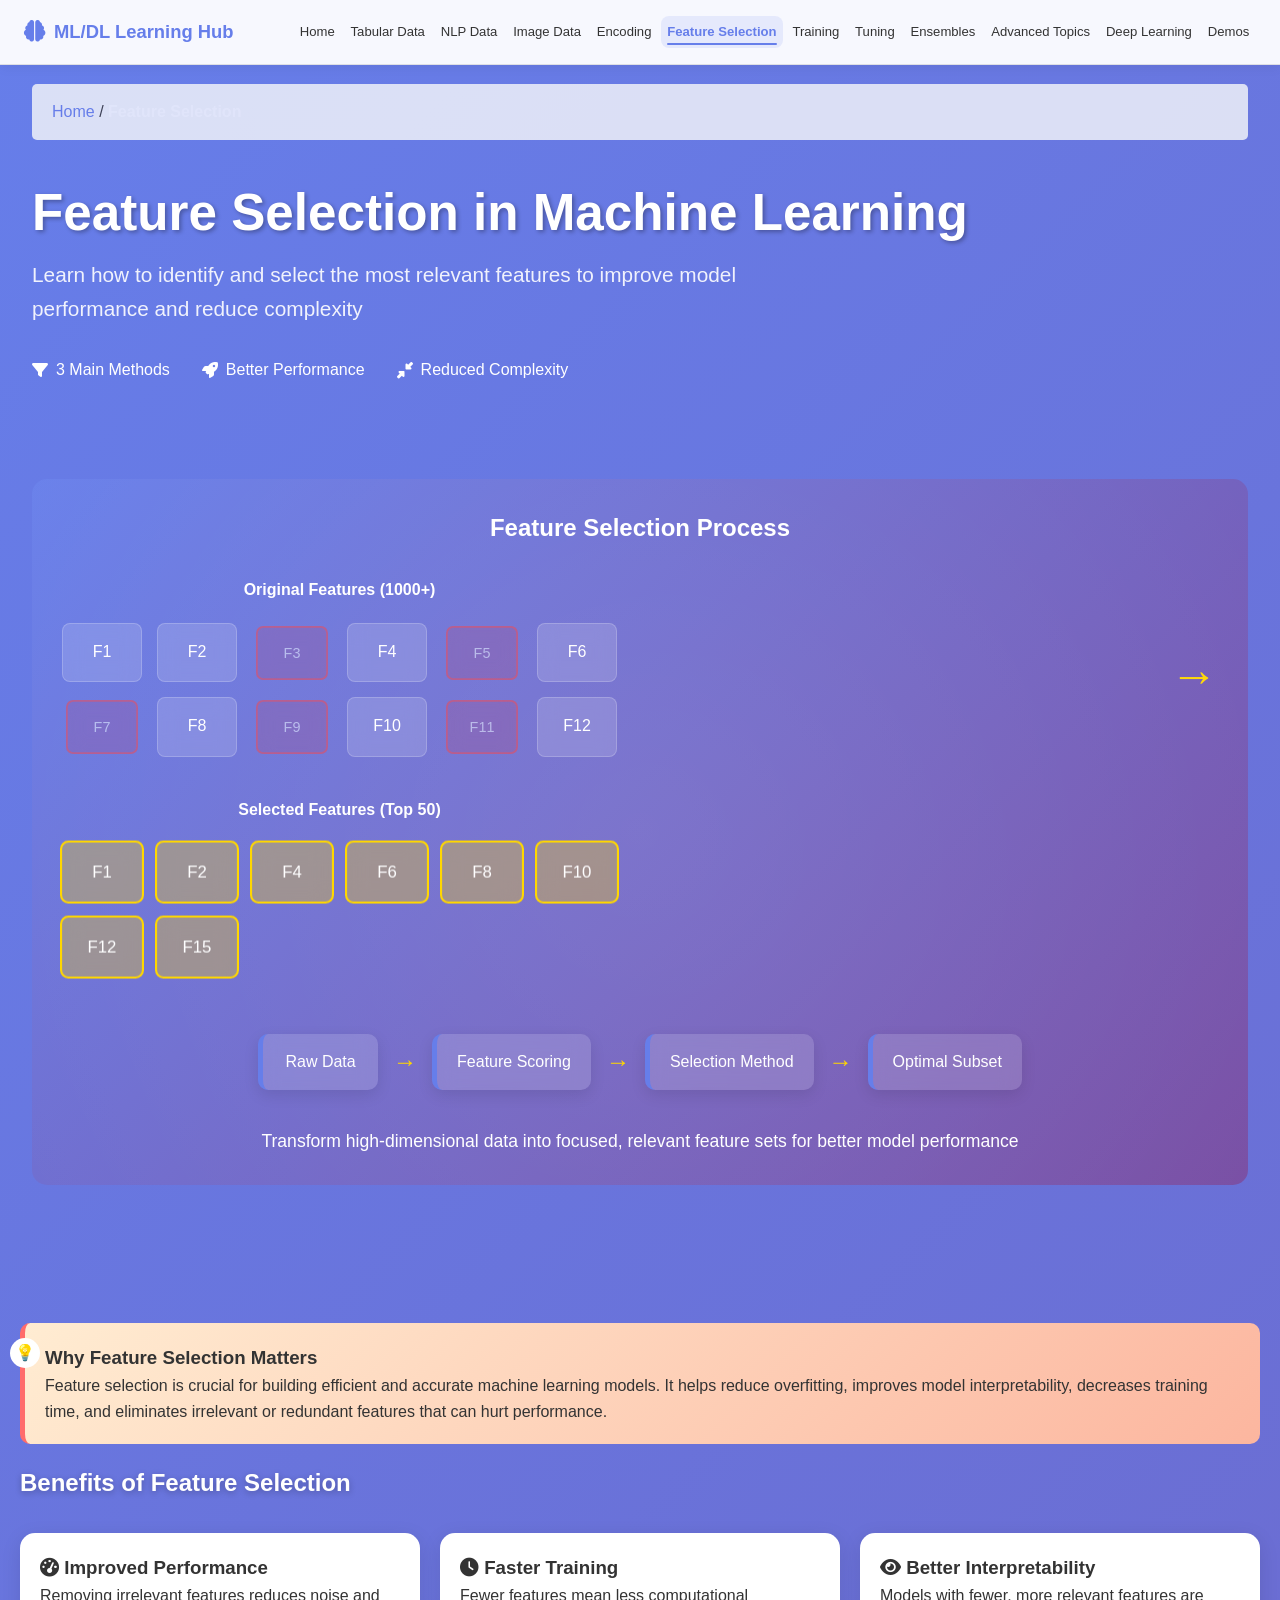
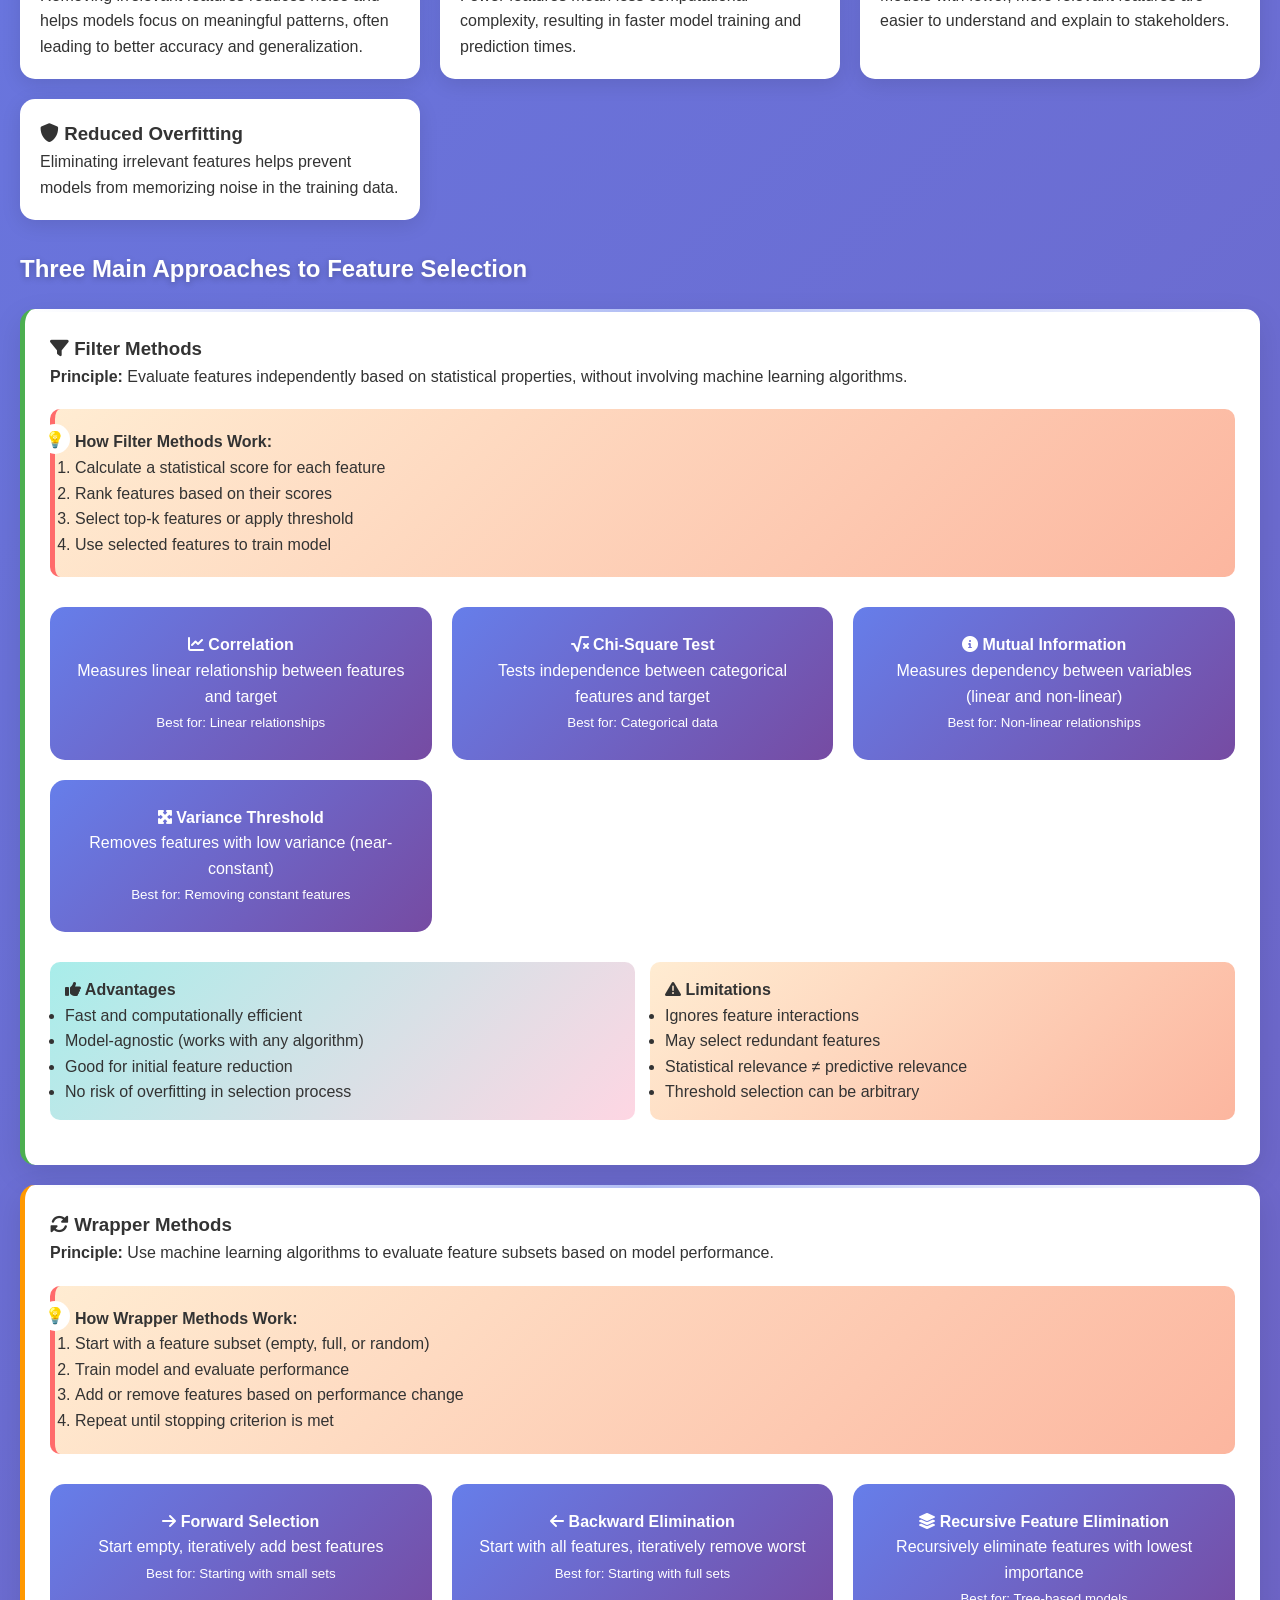
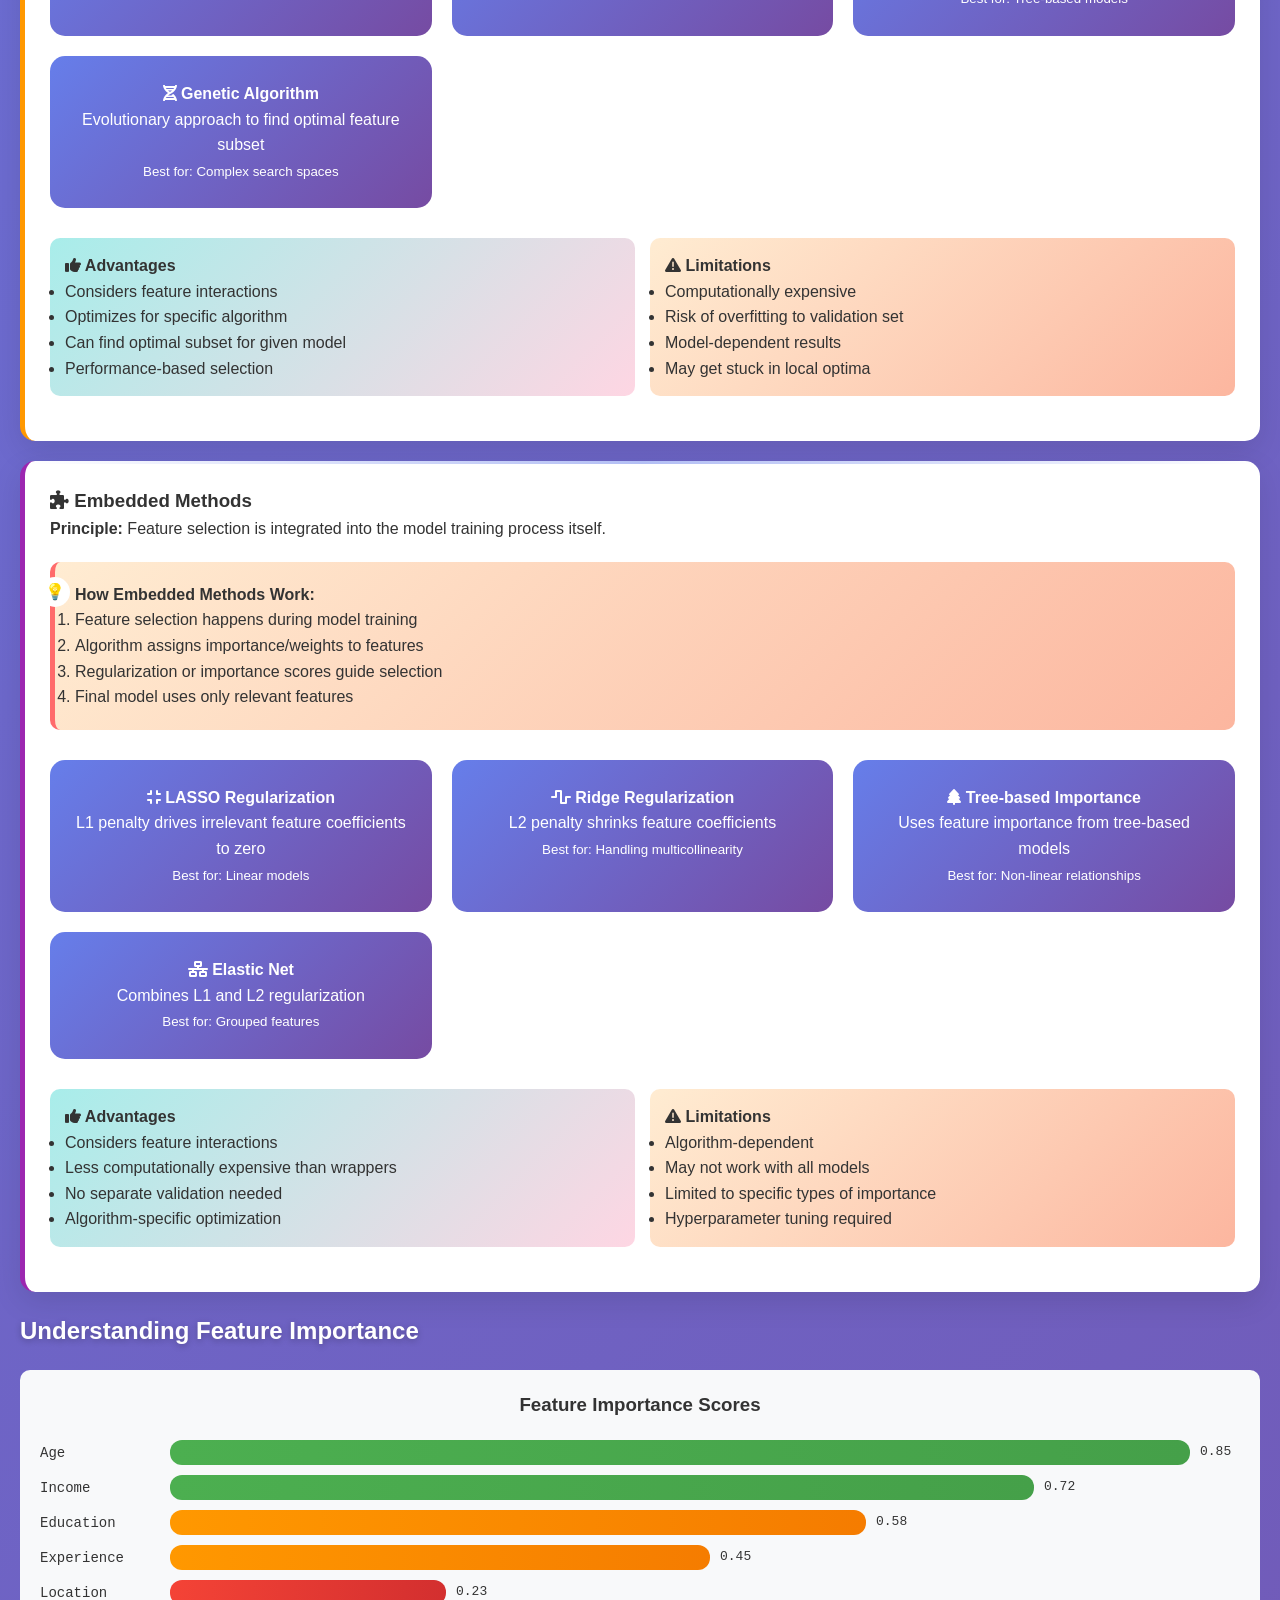
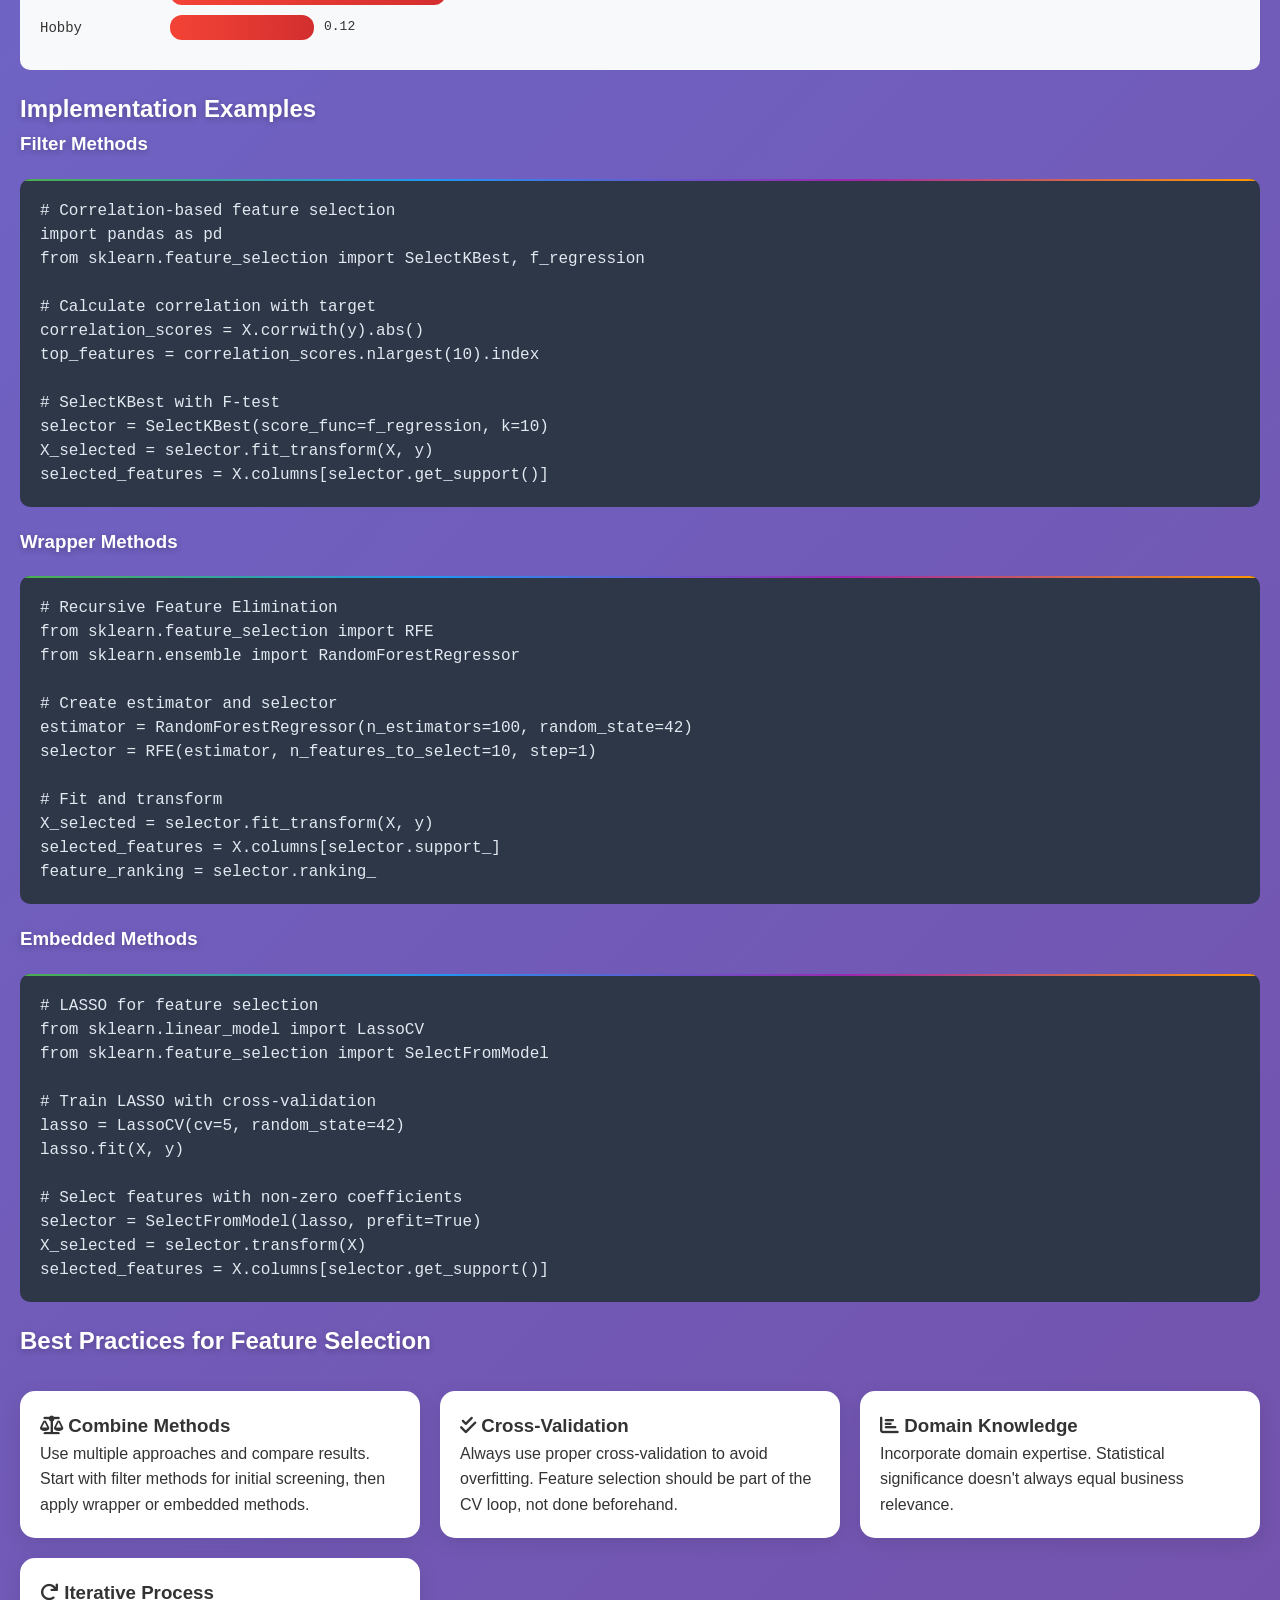
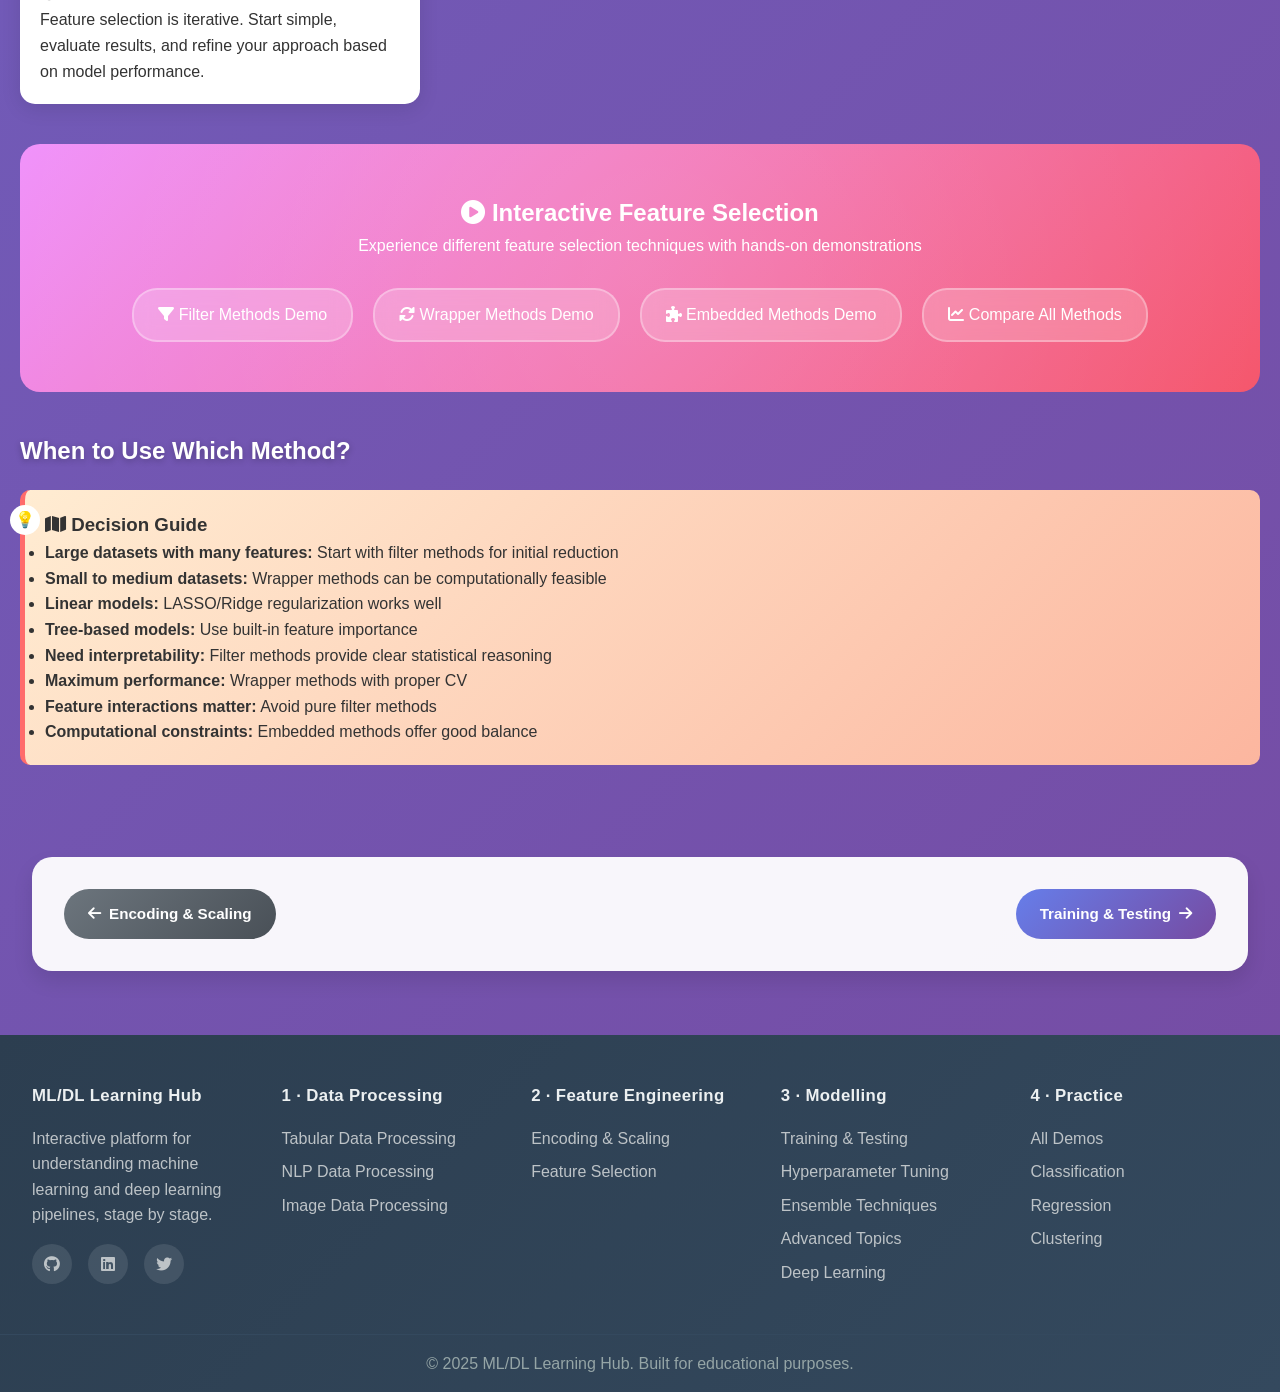
<file: feature-selection.html>
<!DOCTYPE html>
<html lang="en">
<head>
    <meta charset="UTF-8">
    <meta name="viewport" content="width=device-width, initial-scale=1.0">
    <title>ML/DL Learning Hub - Feature Selection</title>
    <link rel="stylesheet" href="styles/main.css">
    <link href="https://cdnjs.cloudflare.com/ajax/libs/font-awesome/6.0.0/css/all.min.css" rel="stylesheet">
    <style>
        .feature-demo {
            background: linear-gradient(135deg, #667eea 0%, #764ba2 100%);
            border-radius: 15px;
            padding: 30px;
            margin: 30px 0;
            color: white;
            position: relative;
            overflow: hidden;
        }

        .feature-demo::before {
            content: '';
            position: absolute;
            top: -50%;
            left: -50%;
            width: 200%;
            height: 200%;
            background: radial-gradient(circle, rgba(255,255,255,0.1) 0%, transparent 70%);
            animation: float 8s ease-in-out infinite;
        }

        @keyframes float {
            0%, 100% { transform: translateY(0px) rotate(0deg); }
            50% { transform: translateY(-20px) rotate(180deg); }
        }

        .feature-grid {
            display: grid;
            grid-template-columns: repeat(auto-fit, minmax(80px, 1fr));
            gap: 15px;
            margin: 20px 0;
            max-width: 600px;
        }

        .feature-box {
            background: rgba(255, 255, 255, 0.15);
            backdrop-filter: blur(10px);
            border-radius: 8px;
            padding: 15px 10px;
            text-align: center;
            transition: all 0.3s ease;
            border: 1px solid rgba(255, 255, 255, 0.2);
            cursor: pointer;
        }

        .feature-box.selected {
            background: rgba(255, 215, 0, 0.3);
            border: 2px solid #FFD700;
            transform: scale(1.05);
        }

        .feature-box.removed {
            background: rgba(255, 0, 0, 0.2);
            border: 2px solid #ff4444;
            opacity: 0.5;
            transform: scale(0.9);
        }

        .selection-demo {
            display: flex;
            align-items: center;
            justify-content: space-between;
            flex-wrap: wrap;
            gap: 20px;
            margin: 30px 0;
        }

        .demo-arrow {
            font-size: 3em;
            color: #FFD700;
            animation: pulse 2s infinite;
        }

        @keyframes pulse {
            0% { opacity: 0.6; transform: scale(1); }
            50% { opacity: 1; transform: scale(1.2); }
            100% { opacity: 0.6; transform: scale(1); }
        }

        .method-card {
            background: white;
            border-radius: 15px;
            padding: 25px;
            margin: 20px 0;
            box-shadow: 0 10px 30px rgba(0, 0, 0, 0.1);
            transition: all 0.3s ease;
            border-left: 5px solid;
            position: relative;
            overflow: hidden;
        }

        .method-card::before {
            content: '';
            position: absolute;
            top: 0;
            left: 0;
            right: 0;
            height: 3px;
            background: linear-gradient(90deg, transparent, rgba(102, 126, 234, 0.5), transparent);
            animation: shimmer 3s infinite;
        }

        @keyframes shimmer {
            0% { transform: translateX(-100%); }
            100% { transform: translateX(100%); }
        }

        .method-card.filter {
            border-left-color: #4CAF50;
        }

        .method-card.wrapper {
            border-left-color: #FF9800;
        }

        .method-card.embedded {
            border-left-color: #9C27B0;
        }

        .method-card:hover {
            transform: translateY(-5px);
            box-shadow: 0 15px 40px rgba(0, 0, 0, 0.15);
        }

        .technique-grid {
            display: grid;
            grid-template-columns: repeat(auto-fit, minmax(300px, 1fr));
            gap: 20px;
            margin: 30px 0;
        }

        .technique-item {
            background: linear-gradient(135deg, #667eea 0%, #764ba2 100%);
            color: white;
            padding: 25px;
            border-radius: 15px;
            text-align: center;
            transition: all 0.3s ease;
            position: relative;
            overflow: hidden;
            cursor: pointer;
        }

        .technique-item::before {
            content: '';
            position: absolute;
            top: 0;
            left: -100%;
            width: 100%;
            height: 100%;
            background: linear-gradient(90deg, transparent, rgba(255,255,255,0.2), transparent);
            transition: left 0.5s;
        }

        .technique-item:hover::before {
            left: 100%;
        }

        .technique-item:hover {
            transform: scale(1.05) rotateY(5deg);
        }

        .importance-viz {
            background: #f8f9fa;
            border-radius: 10px;
            padding: 20px;
            margin: 20px 0;
        }

        .importance-bar {
            display: flex;
            align-items: center;
            margin: 10px 0;
            font-family: monospace;
        }

        .bar-label {
            width: 120px;
            font-size: 14px;
        }

        .bar {
            height: 25px;
            border-radius: 12px;
            margin: 0 10px;
            transition: all 0.3s ease;
            position: relative;
            overflow: hidden;
        }

        .bar::before {
            content: '';
            position: absolute;
            top: 0;
            left: 0;
            height: 100%;
            background: linear-gradient(90deg, rgba(255,255,255,0.3), transparent);
            animation: shine 2s infinite;
        }

        @keyframes shine {
            0% { width: 0%; }
            50% { width: 100%; }
            100% { width: 0%; }
        }

        .bar-high { background: linear-gradient(90deg, #4CAF50, #45a049); }
        .bar-medium { background: linear-gradient(90deg, #FF9800, #f57c00); }
        .bar-low { background: linear-gradient(90deg, #f44336, #d32f2f); }

        .interactive-section {
            background: linear-gradient(135deg, #f093fb 0%, #f5576c 100%);
            color: white;
            padding: 50px 20px;
            border-radius: 20px;
            margin: 40px 0;
            text-align: center;
            position: relative;
            overflow: hidden;
        }

        .interactive-section::before {
            content: '';
            position: absolute;
            top: -50%;
            left: -50%;
            width: 200%;
            height: 200%;
            background: radial-gradient(circle, rgba(255,255,255,0.1) 0%, transparent 50%);
            animation: rotate 20s linear infinite;
        }

        @keyframes rotate {
            0% { transform: rotate(0deg); }
            100% { transform: rotate(360deg); }
        }

        .demo-buttons {
            display: flex;
            justify-content: center;
            gap: 20px;
            margin-top: 30px;
            flex-wrap: wrap;
            position: relative;
            z-index: 1;
        }

        .demo-btn {
            background: rgba(255, 255, 255, 0.2);
            color: white;
            border: 2px solid rgba(255, 255, 255, 0.3);
            padding: 12px 24px;
            border-radius: 25px;
            text-decoration: none;
            transition: all 0.3s ease;
            backdrop-filter: blur(10px);
            position: relative;
            overflow: hidden;
        }

        .demo-btn::before {
            content: '';
            position: absolute;
            top: 0;
            left: -100%;
            width: 100%;
            height: 100%;
            background: linear-gradient(90deg, transparent, rgba(255,255,255,0.3), transparent);
            transition: left 0.3s;
        }

        .demo-btn:hover::before {
            left: 100%;
        }

        .demo-btn:hover {
            background: rgba(255, 255, 255, 0.3);
            transform: translateY(-2px);
            text-decoration: none;
            color: white;
        }

        .comparison-grid {
            display: grid;
            grid-template-columns: repeat(auto-fit, minmax(300px, 1fr));
            gap: 20px;
            margin: 30px 0;
        }

        .comparison-card {
            background: white;
            border-radius: 15px;
            padding: 20px;
            box-shadow: 0 5px 20px rgba(0, 0, 0, 0.1);
            transition: all 0.3s ease;
        }

        .comparison-card:hover {
            transform: translateY(-5px);
            box-shadow: 0 10px 30px rgba(0, 0, 0, 0.15);
        }

        .pros-cons-grid {
            display: grid;
            grid-template-columns: 1fr 1fr;
            gap: 15px;
            margin: 20px 0;
        }

        .pros, .cons {
            padding: 15px;
            border-radius: 10px;
        }

        .pros {
            background: linear-gradient(135deg, #a8edea 0%, #fed6e3 100%);
        }

        .cons {
            background: linear-gradient(135deg, #ffecd2 0%, #fcb69f 100%);
        }

        .code-snippet {
            background: #2d3748;
            color: #e2e8f0;
            padding: 20px;
            border-radius: 10px;
            margin: 20px 0;
            overflow-x: auto;
            font-family: 'Courier New', monospace;
            position: relative;
            /* keep the author's newlines and indentation */
            white-space: pre;
            tab-size: 4;
            line-height: 1.5;
        }

        /* a <code>/<pre> child must not restyle or re-wrap the sample */
        .code-snippet code,
        .code-snippet pre {
            display: block;
            font: inherit;
            color: inherit;
            background: none;
            border: 0;
            padding: 0;
            margin: 0;
            white-space: inherit;
        }

        .code-snippet::before {
            content: '';
            position: absolute;
            top: 0;
            left: 0;
            right: 0;
            height: 2px;
            background: linear-gradient(90deg, #4CAF50, #2196F3, #9C27B0, #FF9800);
            animation: rainbow 3s linear infinite;
        }

        @keyframes rainbow {
            0% { background-position: 0% 50%; }
            100% { background-position: 100% 50%; }
        }

        .highlight-box {
            background: linear-gradient(135deg, #ffecd2 0%, #fcb69f 100%);
            padding: 20px;
            border-radius: 10px;
            margin: 20px 0;
            border-left: 5px solid #ff6b6b;
            position: relative;
        }

        .highlight-box::before {
            content: '💡';
            position: absolute;
            top: 15px;
            left: -15px;
            background: white;
            border-radius: 50%;
            width: 30px;
            height: 30px;
            display: flex;
            align-items: center;
            justify-content: center;
            font-size: 16px;
        }

        .breadcrumb {
            background: #f8f9fa;
            padding: 15px 20px;
            border-radius: 5px;
            margin-bottom: 20px;
        }

        .breadcrumb a {
            color: #667eea;
            text-decoration: none;
        }

        .breadcrumb a:hover {
            text-decoration: underline;
        }

        .step-indicator {
            display: flex;
            justify-content: center;
            align-items: center;
            margin: 20px 0;
            flex-wrap: wrap;
        }

        .step {
            background: rgba(255, 255, 255, 0.2);
            color: white;
            padding: 10px 20px;
            border-radius: 20px;
            margin: 5px;
            position: relative;
        }

        .step.active {
            background: rgba(255, 215, 0, 0.3);
            border: 2px solid #FFD700;
        }

        .flowchart {
            display: flex;
            align-items: center;
            justify-content: center;
            flex-wrap: wrap;
            gap: 15px;
            margin: 30px 0;
        }

        .flow-step {
            background: rgba(255, 255, 255, 0.15);
            backdrop-filter: blur(10px);
            padding: 15px 20px;
            border-radius: 10px;
            text-align: center;
            color: white;
            min-width: 120px;
            transition: all 0.3s ease;
        }

        .flow-step:hover {
            transform: scale(1.05);
            background: rgba(255, 255, 255, 0.25);
        }

        .flow-arrow {
            font-size: 1.5em;
            color: #FFD700;
        }

        @media (max-width: 768px) {
            .selection-demo {
                flex-direction: column;
            }
            
            .demo-arrow {
                transform: rotate(90deg);
                margin: 15px 0;
            }
            
            .pros-cons-grid {
                grid-template-columns: 1fr;
            }
            
            .demo-buttons {
                flex-direction: column;
                align-items: center;
            }

            .feature-grid {
                grid-template-columns: repeat(auto-fit, minmax(60px, 1fr));
            }

            .flowchart {
                flex-direction: column;
            }

            .flow-arrow {
                transform: rotate(90deg);
            }
        }
    </style>
</head>
<body>
    <!-- Navigation -->
    <nav class="navbar">
        <div class="nav-container">
            <div class="nav-brand">
                <i class="fas fa-brain"></i>
                <span>ML/DL Learning Hub</span>
            </div>
            <ul class="nav-menu" id="navMenu">
                <li><a href="index.html" class="nav-link">Home</a></li>
                <li><a href="tabular-data.html" class="nav-link">Tabular Data</a></li>
                <li><a href="nlp-pipeline.html" class="nav-link">NLP Data</a></li>
                <li><a href="image-processing.html" class="nav-link">Image Data</a></li>
                <li><a href="encoding.html" class="nav-link">Encoding</a></li>
                <li><a href="feature-selection.html" class="nav-link active" aria-current="page">Feature Selection</a></li>
                <li><a href="training-testing.html" class="nav-link">Training</a></li>
                <li><a href="hyperparameter-tuning.html" class="nav-link">Tuning</a></li>
                <li><a href="ensemble-techniques.html" class="nav-link">Ensembles</a></li>
                <li><a href="advanced-topics.html" class="nav-link">Advanced Topics</a></li>
                <li><a href="dl.html" class="nav-link">Deep Learning</a></li>
                <li><a href="interactive-demos.html" class="nav-link">Demos</a></li>
            </ul>
            <div class="hamburger" role="button" tabindex="0" aria-label="Toggle navigation menu" aria-expanded="false" aria-controls="navMenu">
                <span></span>
                <span></span>
                <span></span>
            </div>
        </div>
    </nav>

    <!-- Breadcrumb -->
    <div class="container breadcrumb-bar">
        <div class="breadcrumb">
            <a href="index.html">Home</a> / <strong>Feature Selection</strong>
        </div>
    </div>

    <!-- Hero Section -->
    <section class="hero-section">
        <div class="hero">
            <div class="hero-content">
                <h1 class="hero-title">Feature Selection in Machine Learning</h1>
                <p class="hero-subtitle">Learn how to identify and select the most relevant features to improve model performance and reduce complexity</p>
                <div class="hero-stats">
                    <div class="stat">
                        <i class="fas fa-filter"></i>
                        <span>3 Main Methods</span>
                    </div>
                    <div class="stat">
                        <i class="fas fa-rocket"></i>
                        <span>Better Performance</span>
                    </div>
                    <div class="stat">
                        <i class="fas fa-compress-alt"></i>
                        <span>Reduced Complexity</span>
                    </div>
                </div>
            </div>
        </div>

        <div class="feature-demo">
            <h2 style="text-align: center; margin-bottom: 20px;">Feature Selection Process</h2>
            <div class="selection-demo">
                <div>
                    <h4 style="text-align: center; margin-bottom: 15px;">Original Features (1000+)</h4>
                    <div class="feature-grid">
                        <div class="feature-box">F1</div>
                        <div class="feature-box">F2</div>
                        <div class="feature-box removed">F3</div>
                        <div class="feature-box">F4</div>
                        <div class="feature-box removed">F5</div>
                        <div class="feature-box">F6</div>
                        <div class="feature-box removed">F7</div>
                        <div class="feature-box">F8</div>
                        <div class="feature-box removed">F9</div>
                        <div class="feature-box">F10</div>
                        <div class="feature-box removed">F11</div>
                        <div class="feature-box">F12</div>
                    </div>
                </div>
                <div class="demo-arrow">→</div>
                <div>
                    <h4 style="text-align: center; margin-bottom: 15px;">Selected Features (Top 50)</h4>
                    <div class="feature-grid">
                        <div class="feature-box selected">F1</div>
                        <div class="feature-box selected">F2</div>
                        <div class="feature-box selected">F4</div>
                        <div class="feature-box selected">F6</div>
                        <div class="feature-box selected">F8</div>
                        <div class="feature-box selected">F10</div>
                        <div class="feature-box selected">F12</div>
                        <div class="feature-box selected">F15</div>
                    </div>
                </div>
            </div>
            
            <div class="flowchart">
                <div class="flow-step">Raw Data</div>
                <div class="flow-arrow">→</div>
                <div class="flow-step">Feature Scoring</div>
                <div class="flow-arrow">→</div>
                <div class="flow-step">Selection Method</div>
                <div class="flow-arrow">→</div>
                <div class="flow-step">Optimal Subset</div>
            </div>

            <p style="text-align: center; font-size: 1.1em; margin-top: 20px;">
                Transform high-dimensional data into focused, relevant feature sets for better model performance
            </p>
        </div>
    </section>

    <!-- Main Content -->
    <section class="container" style="padding: 40px 20px;">
        <div class="highlight-box">
            <h3>Why Feature Selection Matters</h3>
            <p>Feature selection is crucial for building efficient and accurate machine learning models. It helps reduce overfitting, improves model interpretability, decreases training time, and eliminates irrelevant or redundant features that can hurt performance.</p>
        </div>

        <!-- Benefits Section -->
        <h2>Benefits of Feature Selection</h2>
        <div class="comparison-grid">
            <div class="comparison-card">
                <h3><i class="fas fa-tachometer-alt"></i> Improved Performance</h3>
                <p>Removing irrelevant features reduces noise and helps models focus on meaningful patterns, often leading to better accuracy and generalization.</p>
            </div>
            <div class="comparison-card">
                <h3><i class="fas fa-clock"></i> Faster Training</h3>
                <p>Fewer features mean less computational complexity, resulting in faster model training and prediction times.</p>
            </div>
            <div class="comparison-card">
                <h3><i class="fas fa-eye"></i> Better Interpretability</h3>
                <p>Models with fewer, more relevant features are easier to understand and explain to stakeholders.</p>
            </div>
            <div class="comparison-card">
                <h3><i class="fas fa-shield-alt"></i> Reduced Overfitting</h3>
                <p>Eliminating irrelevant features helps prevent models from memorizing noise in the training data.</p>
            </div>
        </div>

        <!-- Main Methods -->
        <h2>Three Main Approaches to Feature Selection</h2>

        <div class="method-card filter">
            <h3><i class="fas fa-filter"></i> Filter Methods</h3>
            <p><strong>Principle:</strong> Evaluate features independently based on statistical properties, without involving machine learning algorithms.</p>
            
            <div class="highlight-box">
                <strong>How Filter Methods Work:</strong>
                <ol>
                    <li>Calculate a statistical score for each feature</li>
                    <li>Rank features based on their scores</li>
                    <li>Select top-k features or apply threshold</li>
                    <li>Use selected features to train model</li>
                </ol>
            </div>

            <div class="technique-grid">
                <div class="technique-item" onclick="showDetails('correlation')">
                    <h4><i class="fas fa-chart-line"></i> Correlation</h4>
                    <p>Measures linear relationship between features and target</p>
                    <small>Best for: Linear relationships</small>
                </div>
                <div class="technique-item" onclick="showDetails('chi-square')">
                    <h4><i class="fas fa-square-root-alt"></i> Chi-Square Test</h4>
                    <p>Tests independence between categorical features and target</p>
                    <small>Best for: Categorical data</small>
                </div>
                <div class="technique-item" onclick="showDetails('mutual-info')">
                    <h4><i class="fas fa-info-circle"></i> Mutual Information</h4>
                    <p>Measures dependency between variables (linear and non-linear)</p>
                    <small>Best for: Non-linear relationships</small>
                </div>
                <div class="technique-item" onclick="showDetails('variance')">
                    <h4><i class="fas fa-expand-arrows-alt"></i> Variance Threshold</h4>
                    <p>Removes features with low variance (near-constant)</p>
                    <small>Best for: Removing constant features</small>
                </div>
            </div>

            <div class="pros-cons-grid">
                <div class="pros">
                    <h4><i class="fas fa-thumbs-up"></i> Advantages</h4>
                    <ul>
                        <li>Fast and computationally efficient</li>
                        <li>Model-agnostic (works with any algorithm)</li>
                        <li>Good for initial feature reduction</li>
                        <li>No risk of overfitting in selection process</li>
                    </ul>
                </div>
                <div class="cons">
                    <h4><i class="fas fa-exclamation-triangle"></i> Limitations</h4>
                    <ul>
                        <li>Ignores feature interactions</li>
                        <li>May select redundant features</li>
                        <li>Statistical relevance ≠ predictive relevance</li>
                        <li>Threshold selection can be arbitrary</li>
                    </ul>
                </div>
            </div>
        </div>

        <div class="method-card wrapper">
            <h3><i class="fas fa-sync-alt"></i> Wrapper Methods</h3>
            <p><strong>Principle:</strong> Use machine learning algorithms to evaluate feature subsets based on model performance.</p>
            
            <div class="highlight-box">
                <strong>How Wrapper Methods Work:</strong>
                <ol>
                    <li>Start with a feature subset (empty, full, or random)</li>
                    <li>Train model and evaluate performance</li>
                    <li>Add or remove features based on performance change</li>
                    <li>Repeat until stopping criterion is met</li>
                </ol>
            </div>

            <div class="technique-grid">
                <div class="technique-item" onclick="showDetails('forward')">
                    <h4><i class="fas fa-arrow-right"></i> Forward Selection</h4>
                    <p>Start empty, iteratively add best features</p>
                    <small>Best for: Starting with small sets</small>
                </div>
                <div class="technique-item" onclick="showDetails('backward')">
                    <h4><i class="fas fa-arrow-left"></i> Backward Elimination</h4>
                    <p>Start with all features, iteratively remove worst</p>
                    <small>Best for: Starting with full sets</small>
                </div>
                <div class="technique-item" onclick="showDetails('rfe')">
                    <h4><i class="fas fa-layer-group"></i> Recursive Feature Elimination</h4>
                    <p>Recursively eliminate features with lowest importance</p>
                    <small>Best for: Tree-based models</small>
                </div>
                <div class="technique-item" onclick="showDetails('genetic')">
                    <h4><i class="fas fa-dna"></i> Genetic Algorithm</h4>
                    <p>Evolutionary approach to find optimal feature subset</p>
                    <small>Best for: Complex search spaces</small>
                </div>
            </div>

            <div class="pros-cons-grid">
                <div class="pros">
                    <h4><i class="fas fa-thumbs-up"></i> Advantages</h4>
                    <ul>
                        <li>Considers feature interactions</li>
                        <li>Optimizes for specific algorithm</li>
                        <li>Can find optimal subset for given model</li>
                        <li>Performance-based selection</li>
                    </ul>
                </div>
                <div class="cons">
                    <h4><i class="fas fa-exclamation-triangle"></i> Limitations</h4>
                    <ul>
                        <li>Computationally expensive</li>
                        <li>Risk of overfitting to validation set</li>
                        <li>Model-dependent results</li>
                        <li>May get stuck in local optima</li>
                    </ul>
                </div>
            </div>
        </div>

        <div class="method-card embedded">
            <h3><i class="fas fa-puzzle-piece"></i> Embedded Methods</h3>
            <p><strong>Principle:</strong> Feature selection is integrated into the model training process itself.</p>
            
            <div class="highlight-box">
                <strong>How Embedded Methods Work:</strong>
                <ol>
                    <li>Feature selection happens during model training</li>
                    <li>Algorithm assigns importance/weights to features</li>
                    <li>Regularization or importance scores guide selection</li>
                    <li>Final model uses only relevant features</li>
                </ol>
            </div>

            <div class="technique-grid">
                <div class="technique-item" onclick="showDetails('lasso')">
                    <h4><i class="fas fa-compress"></i> LASSO Regularization</h4>
                    <p>L1 penalty drives irrelevant feature coefficients to zero</p>
                    <small>Best for: Linear models</small>
                </div>
                <div class="technique-item" onclick="showDetails('ridge')">
                    <h4><i class="fas fa-wave-square"></i> Ridge Regularization</h4>
                    <p>L2 penalty shrinks feature coefficients</p>
                    <small>Best for: Handling multicollinearity</small>
                </div>
                <div class="technique-item" onclick="showDetails('tree-importance')">
                    <h4><i class="fas fa-tree"></i> Tree-based Importance</h4>
                    <p>Uses feature importance from tree-based models</p>
                    <small>Best for: Non-linear relationships</small>
                </div>
                <div class="technique-item" onclick="showDetails('elastic-net')">
                    <h4><i class="fas fa-network-wired"></i> Elastic Net</h4>
                    <p>Combines L1 and L2 regularization</p>
                    <small>Best for: Grouped features</small>
                </div>
            </div>

            <div class="pros-cons-grid">
                <div class="pros">
                    <h4><i class="fas fa-thumbs-up"></i> Advantages</h4>
                    <ul>
                        <li>Considers feature interactions</li>
                        <li>Less computationally expensive than wrappers</li>
                        <li>No separate validation needed</li>
                        <li>Algorithm-specific optimization</li>
                    </ul>
                </div>
                <div class="cons">
                    <h4><i class="fas fa-exclamation-triangle"></i> Limitations</h4>
                    <ul>
                        <li>Algorithm-dependent</li>
                        <li>May not work with all models</li>
                        <li>Limited to specific types of importance</li>
                        <li>Hyperparameter tuning required</li>
                    </ul>
                </div>
            </div>
        </div>

        <!-- Feature Importance Visualization -->
        <h2>Understanding Feature Importance</h2>
        <div class="importance-viz">
            <h3 style="text-align: center; margin-bottom: 20px;">Feature Importance Scores</h3>
            <div class="importance-bar">
                <div class="bar-label">Age</div>
                <div class="bar bar-high" style="width: 85%;"></div>
                <span>0.85</span>
            </div>
            <div class="importance-bar">
                <div class="bar-label">Income</div>
                <div class="bar bar-high" style="width: 72%;"></div>
                <span>0.72</span>
            </div>
            <div class="importance-bar">
                <div class="bar-label">Education</div>
                <div class="bar bar-medium" style="width: 58%;"></div>
                <span>0.58</span>
            </div>
            <div class="importance-bar">
                <div class="bar-label">Experience</div>
                <div class="bar bar-medium" style="width: 45%;"></div>
                <span>0.45</span>
            </div>
            <div class="importance-bar">
                <div class="bar-label">Location</div>
                <div class="bar bar-low" style="width: 23%;"></div>
                <span>0.23</span>
            </div>
            <div class="importance-bar">
                <div class="bar-label">Hobby</div>
                <div class="bar bar-low" style="width: 12%;"></div>
                <span>0.12</span>
            </div>
        </div>

        <!-- Code Examples -->
        <h2>Implementation Examples</h2>
        
        <h3>Filter Methods</h3>
        <pre class="code-snippet"><code># Correlation-based feature selection
import pandas as pd
from sklearn.feature_selection import SelectKBest, f_regression

# Calculate correlation with target
correlation_scores = X.corrwith(y).abs()
top_features = correlation_scores.nlargest(10).index

# SelectKBest with F-test
selector = SelectKBest(score_func=f_regression, k=10)
X_selected = selector.fit_transform(X, y)
selected_features = X.columns[selector.get_support()]</code></pre>

        <h3>Wrapper Methods</h3>
        <pre class="code-snippet"><code># Recursive Feature Elimination
from sklearn.feature_selection import RFE
from sklearn.ensemble import RandomForestRegressor

# Create estimator and selector
estimator = RandomForestRegressor(n_estimators=100, random_state=42)
selector = RFE(estimator, n_features_to_select=10, step=1)

# Fit and transform
X_selected = selector.fit_transform(X, y)
selected_features = X.columns[selector.support_]
feature_ranking = selector.ranking_</code></pre>

        <h3>Embedded Methods</h3>
        <pre class="code-snippet"><code># LASSO for feature selection
from sklearn.linear_model import LassoCV
from sklearn.feature_selection import SelectFromModel

# Train LASSO with cross-validation
lasso = LassoCV(cv=5, random_state=42)
lasso.fit(X, y)

# Select features with non-zero coefficients
selector = SelectFromModel(lasso, prefit=True)
X_selected = selector.transform(X)
selected_features = X.columns[selector.get_support()]</code></pre>

        <!-- Best Practices -->
        <h2>Best Practices for Feature Selection</h2>
        <div class="comparison-grid">
            <div class="comparison-card">
                <h3><i class="fas fa-balance-scale"></i> Combine Methods</h3>
                <p>Use multiple approaches and compare results. Start with filter methods for initial screening, then apply wrapper or embedded methods.</p>
            </div>
            <div class="comparison-card">
                <h3><i class="fas fa-check-double"></i> Cross-Validation</h3>
                <p>Always use proper cross-validation to avoid overfitting. Feature selection should be part of the CV loop, not done beforehand.</p>
            </div>
            <div class="comparison-card">
                <h3><i class="fas fa-chart-bar"></i> Domain Knowledge</h3>
                <p>Incorporate domain expertise. Statistical significance doesn't always equal business relevance.</p>
            </div>
            <div class="comparison-card">
                <h3><i class="fas fa-redo"></i> Iterative Process</h3>
                <p>Feature selection is iterative. Start simple, evaluate results, and refine your approach based on model performance.</p>
            </div>
        </div>

        <!-- Interactive Section -->
        <div class="interactive-section">
            <h2><i class="fas fa-play-circle"></i> Interactive Feature Selection</h2>
            <p>Experience different feature selection techniques with hands-on demonstrations</p>
            <div class="demo-buttons">
                <a href="#" class="demo-btn" onclick="launchDemo('filter')">
                    <i class="fas fa-filter"></i> Filter Methods Demo
                </a>
                <a href="#" class="demo-btn" onclick="launchDemo('wrapper')">
                    <i class="fas fa-sync-alt"></i> Wrapper Methods Demo
                </a>
                <a href="#" class="demo-btn" onclick="launchDemo('embedded')">
                    <i class="fas fa-puzzle-piece"></i> Embedded Methods Demo
                </a>
                <a href="#" class="demo-btn" onclick="launchDemo('comparison')">
                    <i class="fas fa-chart-line"></i> Compare All Methods
                </a>
            </div>
        </div>

        <!-- Decision Guide -->
        <h2>When to Use Which Method?</h2>
        <div class="highlight-box">
            <h3><i class="fas fa-map"></i> Decision Guide</h3>
            <ul>
                <li><strong>Large datasets with many features:</strong> Start with filter methods for initial reduction</li>
                <li><strong>Small to medium datasets:</strong> Wrapper methods can be computationally feasible</li>
                <li><strong>Linear models:</strong> LASSO/Ridge regularization works well</li>
                <li><strong>Tree-based models:</strong> Use built-in feature importance</li>
                <li><strong>Need interpretability:</strong> Filter methods provide clear statistical reasoning</li>
                <li><strong>Maximum performance:</strong> Wrapper methods with proper CV</li>
                <li><strong>Feature interactions matter:</strong> Avoid pure filter methods</li>
                <li><strong>Computational constraints:</strong> Embedded methods offer good balance</li>
            </ul>
        </div>
    </section>

    <!-- Footer -->
    <section class="page-navigation">
        <div class="container">
            <div class="nav-links">
                <a href="encoding.html" class="nav-btn prev">
                    <i class="fas fa-arrow-left"></i> Encoding & Scaling
                </a>
                <a href="training-testing.html" class="nav-btn next">
                    Training & Testing <i class="fas fa-arrow-right"></i>
                </a>
            </div>
        </div>
    </section>

    <footer class="footer">
        <div class="footer-content">
            <div class="footer-section">
                <h3>ML/DL Learning Hub</h3>
                <p>Interactive platform for understanding machine learning and deep learning pipelines, stage by stage.</p>
                <div class="social-links">
                    <a href="#" aria-label="GitHub"><i class="fab fa-github"></i></a>
                    <a href="#" aria-label="LinkedIn"><i class="fab fa-linkedin"></i></a>
                    <a href="#" aria-label="Twitter"><i class="fab fa-twitter"></i></a>
                </div>
            </div>
            <div class="footer-section">
                <h4>1 &middot; Data Processing</h4>
                <ul>
                    <li><a href="tabular-data.html">Tabular Data Processing</a></li>
                    <li><a href="nlp-pipeline.html">NLP Data Processing</a></li>
                    <li><a href="image-processing.html">Image Data Processing</a></li>
                </ul>
            </div>
            <div class="footer-section">
                <h4>2 &middot; Feature Engineering</h4>
                <ul>
                    <li><a href="encoding.html">Encoding &amp; Scaling</a></li>
                    <li><a href="feature-selection.html">Feature Selection</a></li>
                </ul>
            </div>
            <div class="footer-section">
                <h4>3 &middot; Modelling</h4>
                <ul>
                    <li><a href="training-testing.html">Training &amp; Testing</a></li>
                    <li><a href="hyperparameter-tuning.html">Hyperparameter Tuning</a></li>
                    <li><a href="ensemble-techniques.html">Ensemble Techniques</a></li>
                    <li><a href="advanced-topics.html">Advanced Topics</a></li>
                    <li><a href="dl.html">Deep Learning</a></li>
                </ul>
            </div>
            <div class="footer-section">
                <h4>4 &middot; Practice</h4>
                <ul>
                    <li><a href="interactive-demos.html">All Demos</a></li>
                    <li><a href="interactive-demos.html#classification">Classification</a></li>
                    <li><a href="interactive-demos.html#regression">Regression</a></li>
                    <li><a href="interactive-demos.html#clustering">Clustering</a></li>
                </ul>
            </div>
        </div>
        <div class="footer-bottom">
            <p>&copy; 2025 ML/DL Learning Hub. Built for educational purposes.</p>
        </div>
    </footer>

    <!-- Scripts -->
    <script src="js/main.js"></script>

</body>
</html>
</file>
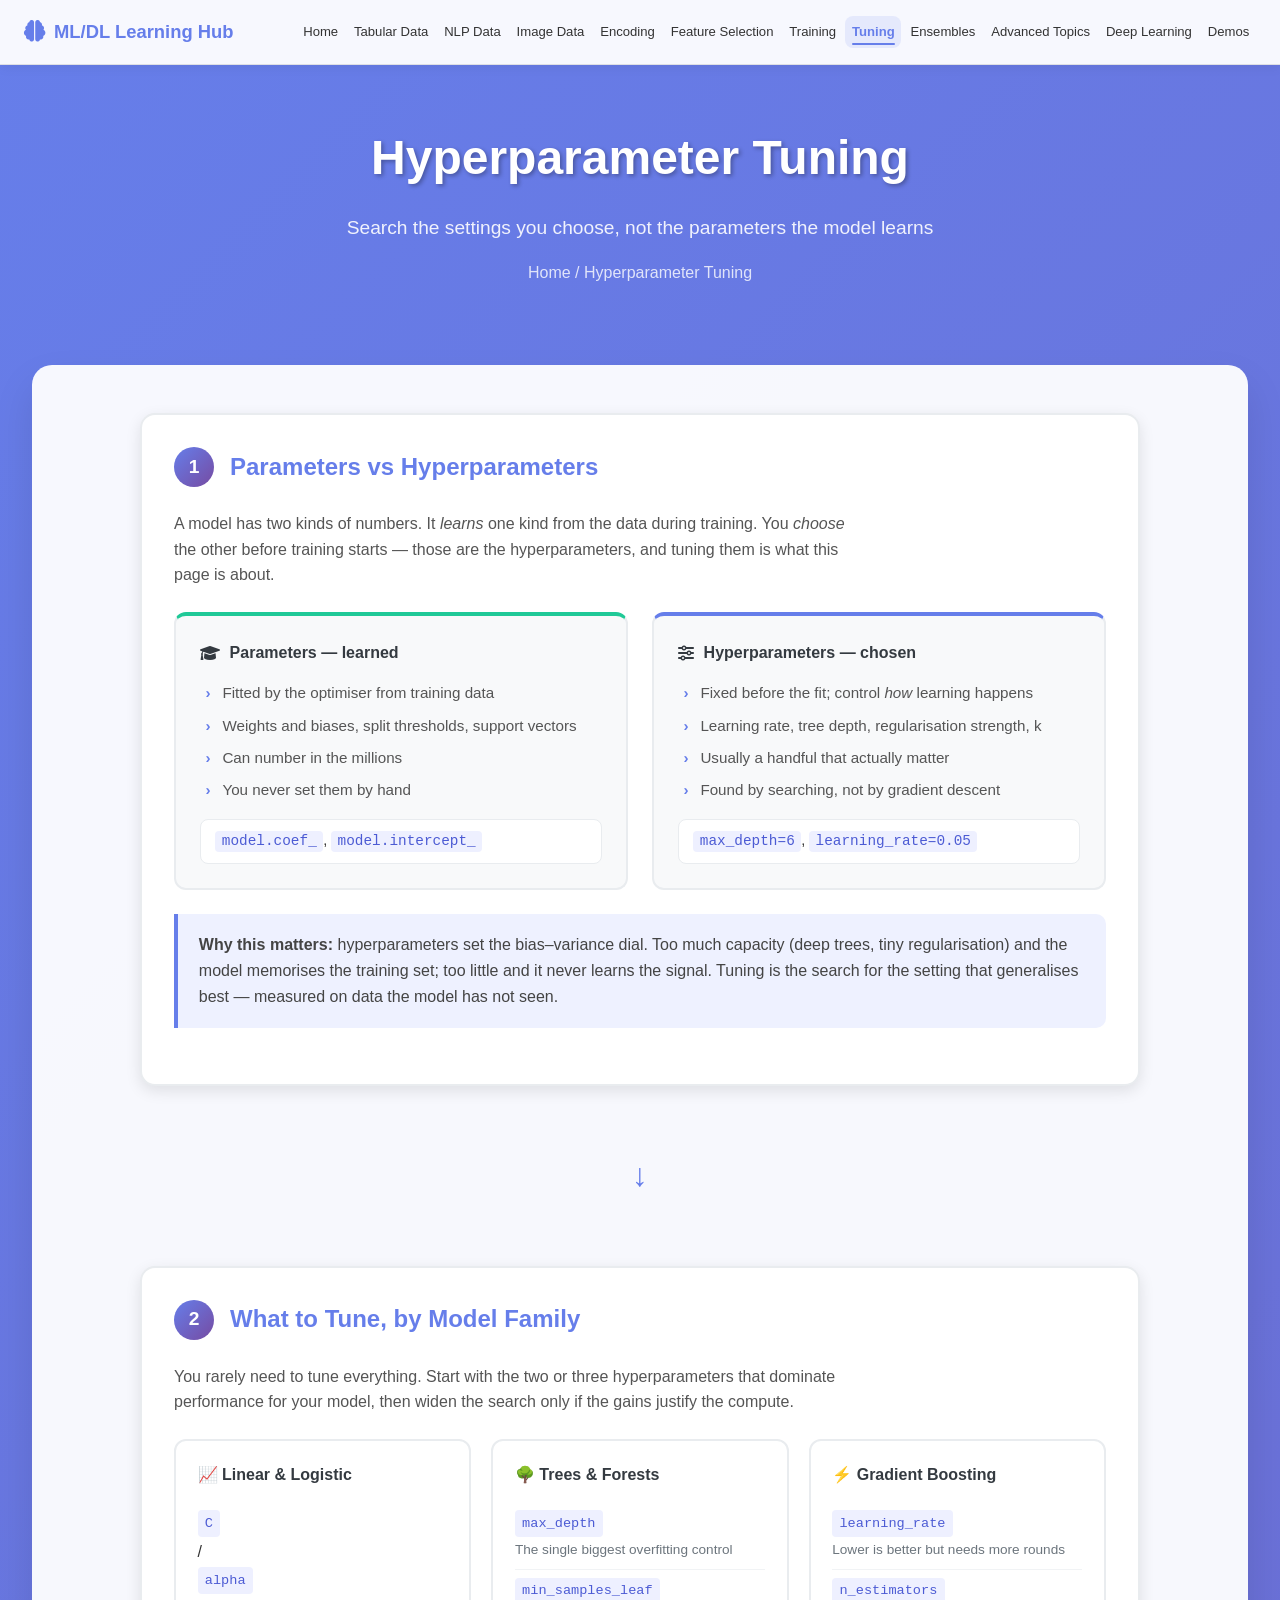
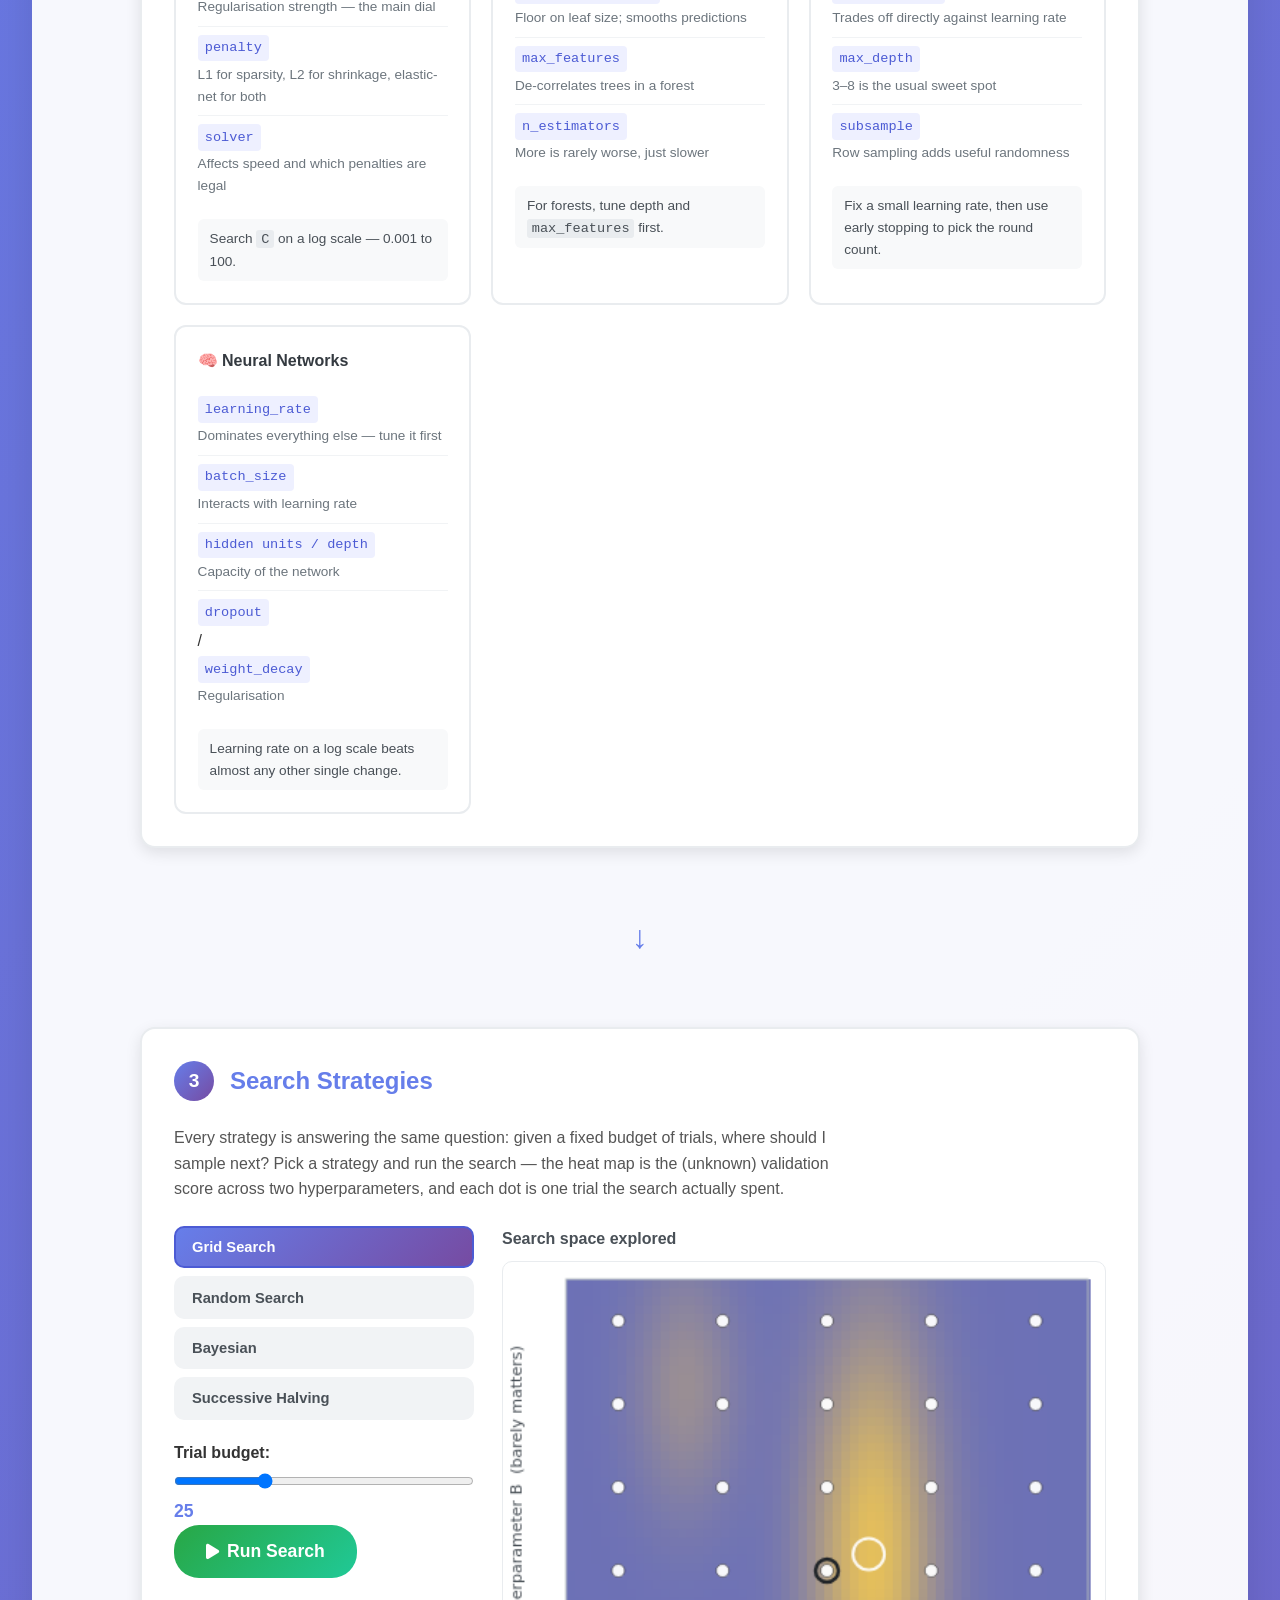
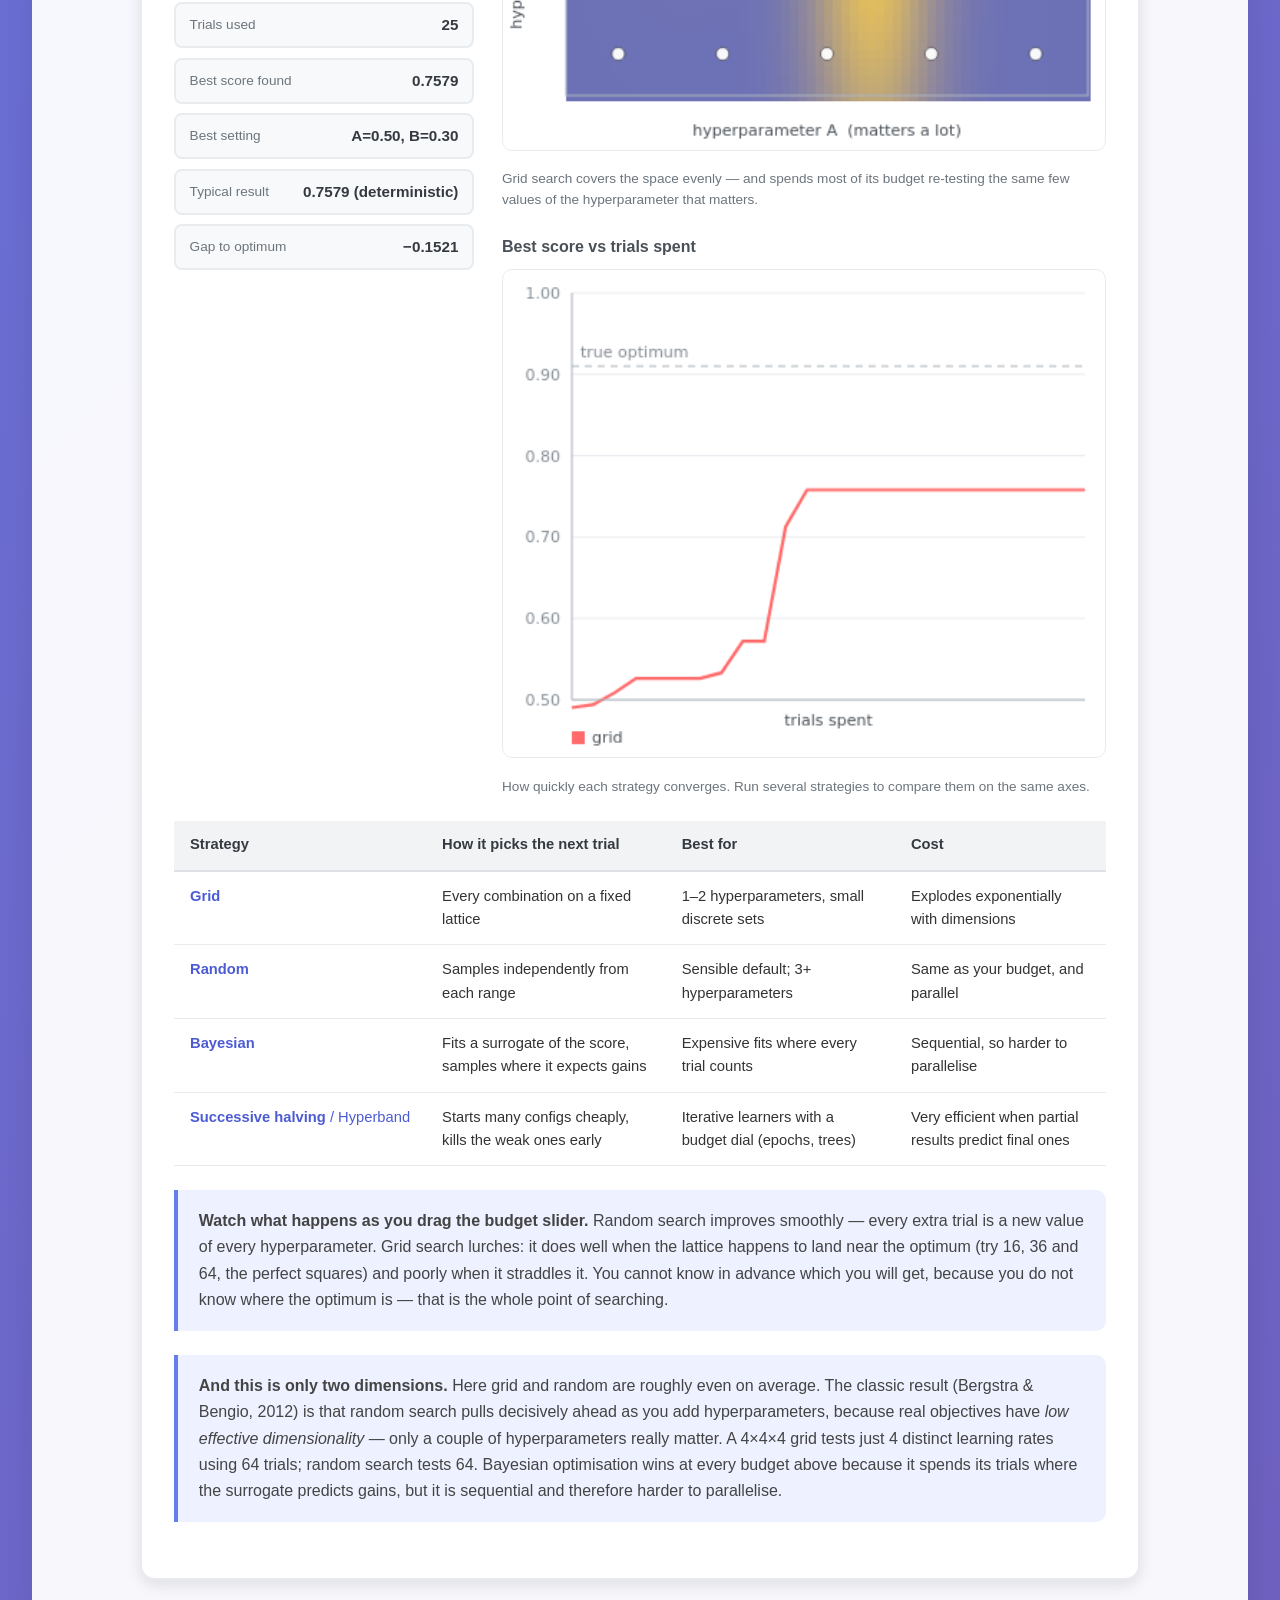
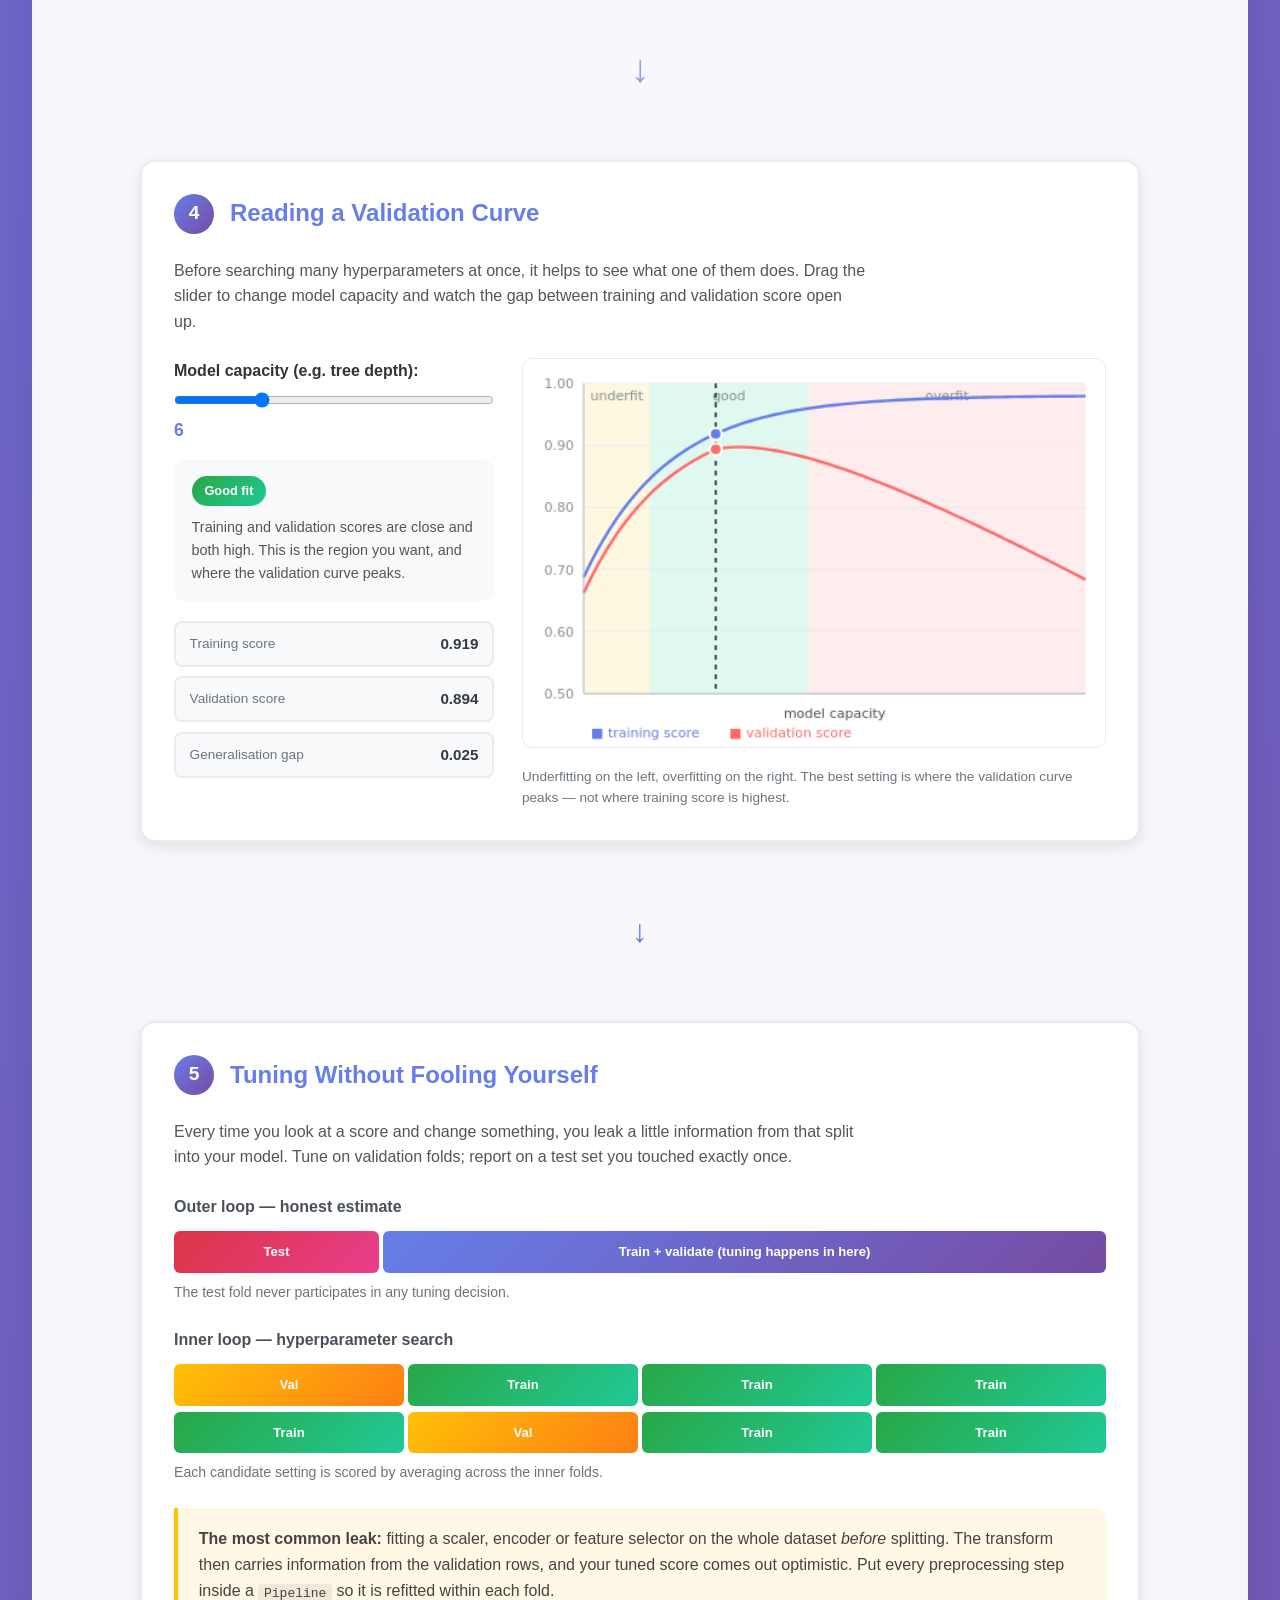
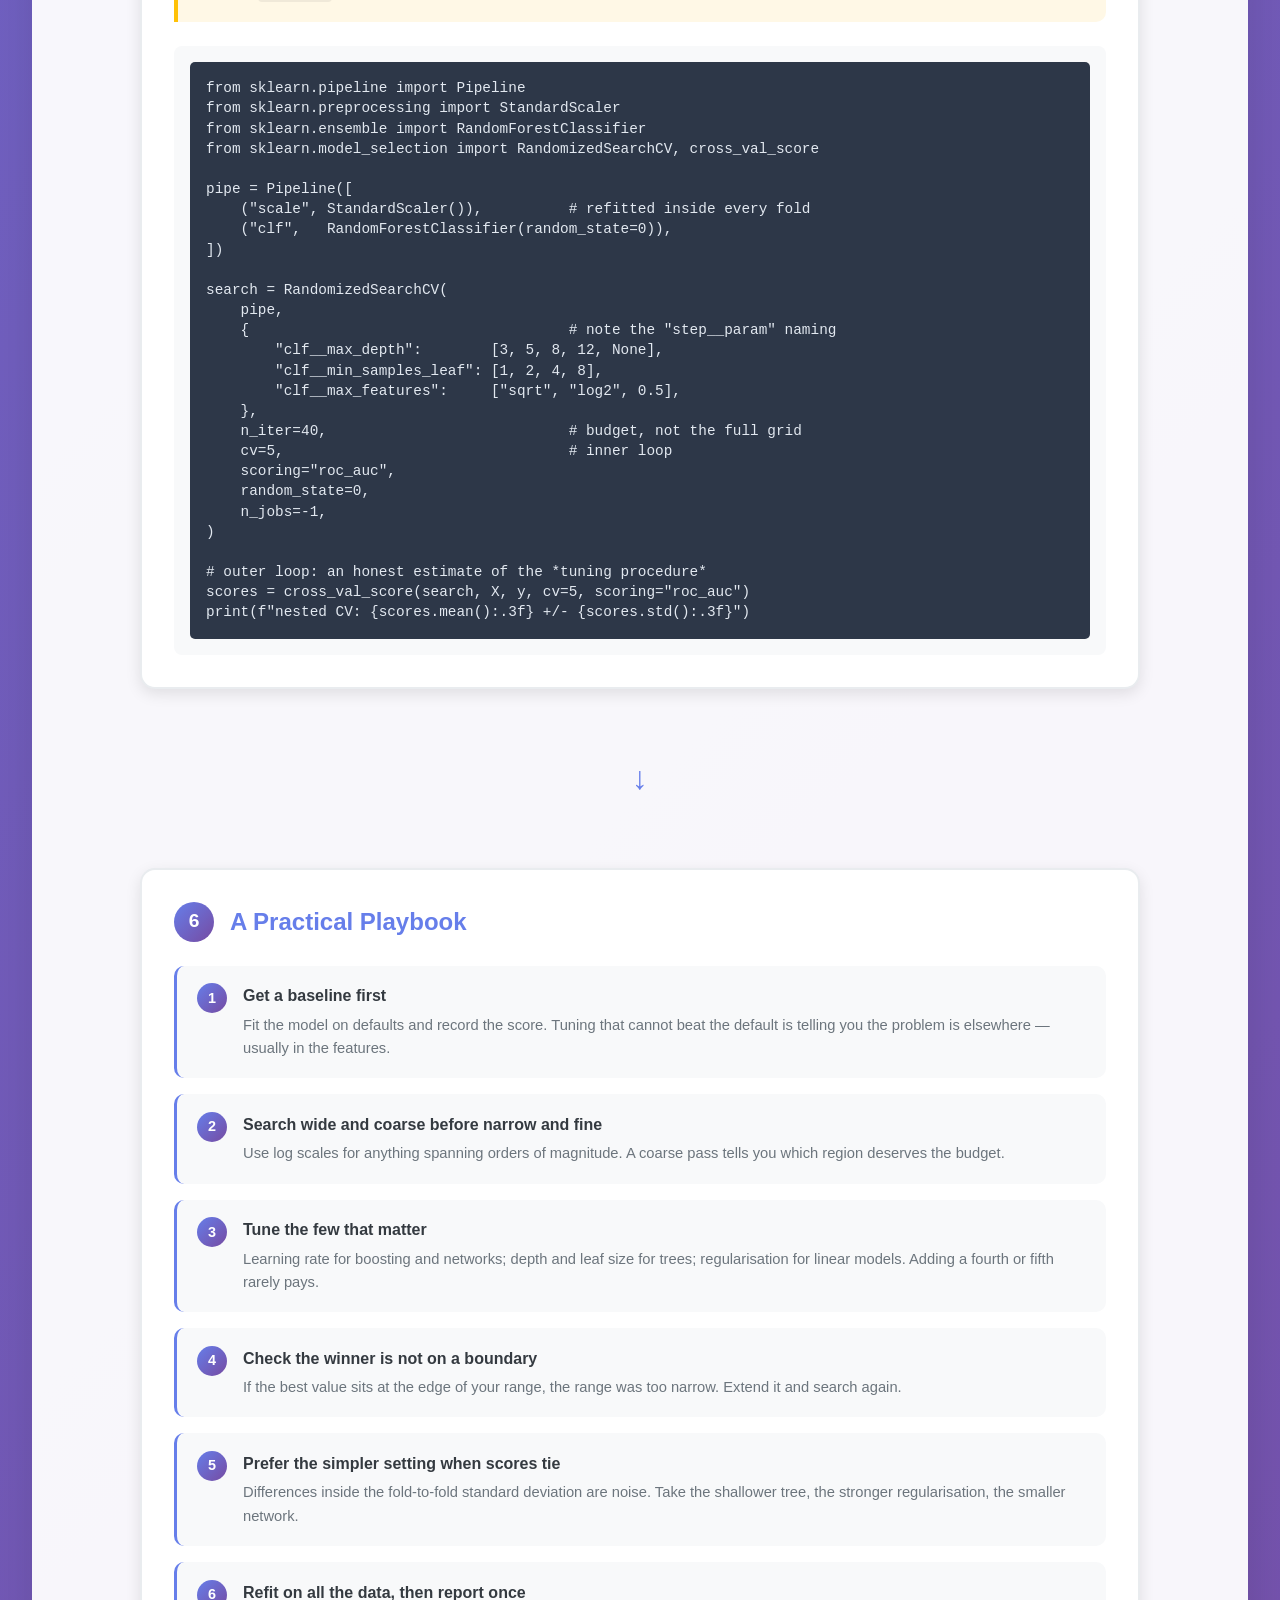
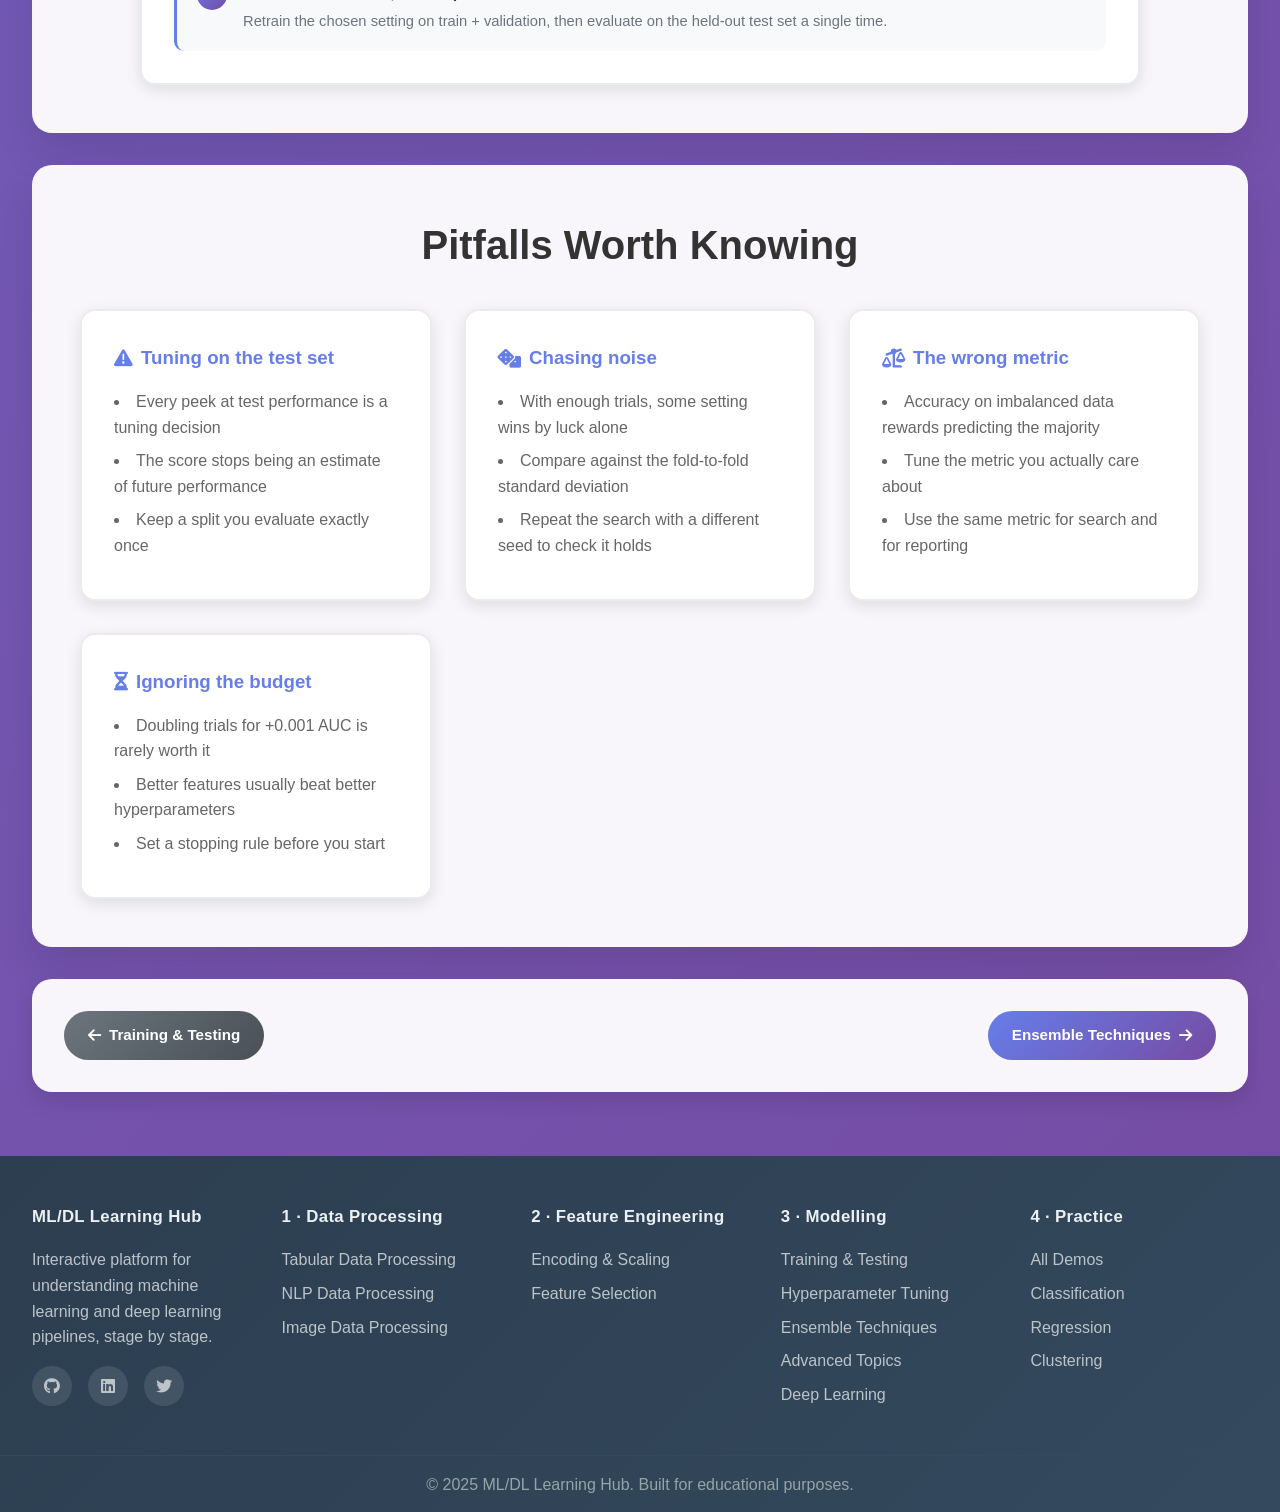
<file: hyperparameter-tuning.html>
<!DOCTYPE html>
<html lang="en">
<head>
    <meta charset="UTF-8">
    <meta name="viewport" content="width=device-width, initial-scale=1.0">
    <title>ML/DL Learning Hub - Hyperparameter Tuning</title>
    <link rel="stylesheet" href="styles/main.css">
    <link href="https://cdnjs.cloudflare.com/ajax/libs/font-awesome/6.0.0/css/all.min.css" rel="stylesheet">
</head>
<body>
    <!-- Navigation -->
    <nav class="navbar">
        <div class="nav-container">
            <div class="nav-brand">
                <i class="fas fa-brain"></i>
                <span>ML/DL Learning Hub</span>
            </div>
            <ul class="nav-menu" id="navMenu">
                <li><a href="index.html" class="nav-link">Home</a></li>
                <li><a href="tabular-data.html" class="nav-link">Tabular Data</a></li>
                <li><a href="nlp-pipeline.html" class="nav-link">NLP Data</a></li>
                <li><a href="image-processing.html" class="nav-link">Image Data</a></li>
                <li><a href="encoding.html" class="nav-link">Encoding</a></li>
                <li><a href="feature-selection.html" class="nav-link">Feature Selection</a></li>
                <li><a href="training-testing.html" class="nav-link">Training</a></li>
                <li><a href="hyperparameter-tuning.html" class="nav-link active" aria-current="page">Tuning</a></li>
                <li><a href="ensemble-techniques.html" class="nav-link">Ensembles</a></li>
                <li><a href="advanced-topics.html" class="nav-link">Advanced Topics</a></li>
                <li><a href="dl.html" class="nav-link">Deep Learning</a></li>
                <li><a href="interactive-demos.html" class="nav-link">Demos</a></li>
            </ul>
            <div class="hamburger" role="button" tabindex="0" aria-label="Toggle navigation menu" aria-expanded="false" aria-controls="navMenu">
                <span></span>
                <span></span>
                <span></span>
            </div>
        </div>
    </nav>

    <!-- Page Header -->
    <section class="page-header">
        <div class="container">
            <h1>Hyperparameter Tuning</h1>
            <p>Search the settings you choose, not the parameters the model learns</p>
            <div class="breadcrumb">
                <a href="index.html">Home</a> <span>/</span> <span>Hyperparameter Tuning</span>
            </div>
        </div>
    </section>

    <!-- Main Content -->
    <section class="main-content">
        <div class="container">
            <div class="training-pipeline">
                <div class="pipeline-overview">

                    <!-- 1. Parameters vs hyperparameters -->
                    <div class="training-stage">
                        <h3><span class="step-number">1</span> Parameters vs Hyperparameters</h3>
                        <p class="stage-intro">A model has two kinds of numbers. It <em>learns</em> one kind from
                        the data during training. You <em>choose</em> the other before training starts &mdash;
                        those are the hyperparameters, and tuning them is what this page is about.</p>

                        <div class="compare-grid">
                            <div class="compare-card learned">
                                <h4><i class="fas fa-graduation-cap"></i> Parameters &mdash; learned</h4>
                                <ul>
                                    <li>Fitted by the optimiser from training data</li>
                                    <li>Weights and biases, split thresholds, support vectors</li>
                                    <li>Can number in the millions</li>
                                    <li>You never set them by hand</li>
                                </ul>
                                <div class="compare-example">
                                    <code>model.coef_</code>, <code>model.intercept_</code>
                                </div>
                            </div>
                            <div class="compare-card chosen">
                                <h4><i class="fas fa-sliders-h"></i> Hyperparameters &mdash; chosen</h4>
                                <ul>
                                    <li>Fixed before the fit; control <em>how</em> learning happens</li>
                                    <li>Learning rate, tree depth, regularisation strength, k</li>
                                    <li>Usually a handful that actually matter</li>
                                    <li>Found by searching, not by gradient descent</li>
                                </ul>
                                <div class="compare-example">
                                    <code>max_depth=6</code>, <code>learning_rate=0.05</code>
                                </div>
                            </div>
                        </div>

                        <div class="insight-box">
                            <strong>Why this matters:</strong> hyperparameters set the bias&ndash;variance dial.
                            Too much capacity (deep trees, tiny regularisation) and the model memorises the
                            training set; too little and it never learns the signal. Tuning is the search for
                            the setting that generalises best &mdash; measured on data the model has not seen.
                        </div>
                    </div>

                    <div class="flow-arrow">↓</div>

                    <!-- 2. What to tune -->
                    <div class="training-stage">
                        <h3><span class="step-number">2</span> What to Tune, by Model Family</h3>
                        <p class="stage-intro">You rarely need to tune everything. Start with the two or three
                        hyperparameters that dominate performance for your model, then widen the search only
                        if the gains justify the compute.</p>

                        <div class="hp-family-grid">
                            <div class="hp-family">
                                <h4>📈 Linear &amp; Logistic</h4>
                                <ul class="hp-list">
                                    <li><code>C</code> / <code>alpha</code><span>Regularisation strength &mdash; the main dial</span></li>
                                    <li><code>penalty</code><span>L1 for sparsity, L2 for shrinkage, elastic-net for both</span></li>
                                    <li><code>solver</code><span>Affects speed and which penalties are legal</span></li>
                                </ul>
                                <p class="hp-tip">Search <code>C</code> on a log scale &mdash; 0.001 to 100.</p>
                            </div>

                            <div class="hp-family">
                                <h4>🌳 Trees &amp; Forests</h4>
                                <ul class="hp-list">
                                    <li><code>max_depth</code><span>The single biggest overfitting control</span></li>
                                    <li><code>min_samples_leaf</code><span>Floor on leaf size; smooths predictions</span></li>
                                    <li><code>max_features</code><span>De-correlates trees in a forest</span></li>
                                    <li><code>n_estimators</code><span>More is rarely worse, just slower</span></li>
                                </ul>
                                <p class="hp-tip">For forests, tune depth and <code>max_features</code> first.</p>
                            </div>

                            <div class="hp-family">
                                <h4>⚡ Gradient Boosting</h4>
                                <ul class="hp-list">
                                    <li><code>learning_rate</code><span>Lower is better but needs more rounds</span></li>
                                    <li><code>n_estimators</code><span>Trades off directly against learning rate</span></li>
                                    <li><code>max_depth</code><span>3&ndash;8 is the usual sweet spot</span></li>
                                    <li><code>subsample</code><span>Row sampling adds useful randomness</span></li>
                                </ul>
                                <p class="hp-tip">Fix a small learning rate, then use early stopping to pick the round count.</p>
                            </div>

                            <div class="hp-family">
                                <h4>🧠 Neural Networks</h4>
                                <ul class="hp-list">
                                    <li><code>learning_rate</code><span>Dominates everything else &mdash; tune it first</span></li>
                                    <li><code>batch_size</code><span>Interacts with learning rate</span></li>
                                    <li><code>hidden units / depth</code><span>Capacity of the network</span></li>
                                    <li><code>dropout</code> / <code>weight_decay</code><span>Regularisation</span></li>
                                </ul>
                                <p class="hp-tip">Learning rate on a log scale beats almost any other single change.</p>
                            </div>
                        </div>
                    </div>

                    <div class="flow-arrow">↓</div>

                    <!-- 3. Search strategies (interactive) -->
                    <div class="training-stage">
                        <h3><span class="step-number">3</span> Search Strategies</h3>
                        <p class="stage-intro">Every strategy is answering the same question: given a fixed
                        budget of trials, where should I sample next? Pick a strategy and run the search &mdash;
                        the heat map is the (unknown) validation score across two hyperparameters, and each dot
                        is one trial the search actually spent.</p>

                        <div class="search-demo">
                            <div class="search-controls">
                                <div class="strategy-buttons" role="group" aria-label="Search strategy">
                                    <button class="strategy-btn active" data-strategy="grid">Grid Search</button>
                                    <button class="strategy-btn" data-strategy="random">Random Search</button>
                                    <button class="strategy-btn" data-strategy="bayesian">Bayesian</button>
                                    <button class="strategy-btn" data-strategy="halving">Successive Halving</button>
                                </div>

                                <div class="param-group">
                                    <label for="budget-slider">Trial budget:</label>
                                    <input type="range" id="budget-slider" min="9" max="64" step="1" value="25">
                                    <span id="budget-display">25</span>
                                </div>

                                <button id="run-search" class="train-button">
                                    <i class="fas fa-play"></i> Run Search
                                </button>

                                <div class="search-readout">
                                    <div class="metric-item">
                                        <span class="metric-label">Trials used</span>
                                        <span class="metric-value" id="trials-used">0</span>
                                    </div>
                                    <div class="metric-item">
                                        <span class="metric-label">Best score found</span>
                                        <span class="metric-value" id="best-score">&mdash;</span>
                                    </div>
                                    <div class="metric-item">
                                        <span class="metric-label">Best setting</span>
                                        <span class="metric-value" id="best-params">&mdash;</span>
                                    </div>
                                    <div class="metric-item">
                                        <span class="metric-label">Typical result</span>
                                        <span class="metric-value" id="median-score">&mdash;</span>
                                    </div>
                                    <div class="metric-item">
                                        <span class="metric-label">Gap to optimum</span>
                                        <span class="metric-value" id="score-gap">&mdash;</span>
                                    </div>
                                </div>
                            </div>

                            <div class="search-canvases">
                                <div class="canvas-block">
                                    <h4>Search space explored</h4>
                                    <canvas id="space-canvas" width="420" height="340"></canvas>
                                    <p class="canvas-caption" id="strategy-caption">
                                        Grid search covers the space evenly &mdash; and spends most of its budget
                                        re-testing the same few values of the hyperparameter that matters.
                                    </p>
                                </div>
                                <div class="canvas-block">
                                    <h4>Best score vs trials spent</h4>
                                    <canvas id="progress-canvas" width="420" height="340"></canvas>
                                    <p class="canvas-caption">
                                        How quickly each strategy converges. Run several strategies to
                                        compare them on the same axes.
                                    </p>
                                </div>
                            </div>
                        </div>

                        <div class="strategy-compare">
                            <table class="strategy-table">
                                <thead>
                                    <tr>
                                        <th>Strategy</th>
                                        <th>How it picks the next trial</th>
                                        <th>Best for</th>
                                        <th>Cost</th>
                                    </tr>
                                </thead>
                                <tbody>
                                    <tr>
                                        <td><strong>Grid</strong></td>
                                        <td>Every combination on a fixed lattice</td>
                                        <td>1&ndash;2 hyperparameters, small discrete sets</td>
                                        <td>Explodes exponentially with dimensions</td>
                                    </tr>
                                    <tr>
                                        <td><strong>Random</strong></td>
                                        <td>Samples independently from each range</td>
                                        <td>Sensible default; 3+ hyperparameters</td>
                                        <td>Same as your budget, and parallel</td>
                                    </tr>
                                    <tr>
                                        <td><strong>Bayesian</strong></td>
                                        <td>Fits a surrogate of the score, samples where it expects gains</td>
                                        <td>Expensive fits where every trial counts</td>
                                        <td>Sequential, so harder to parallelise</td>
                                    </tr>
                                    <tr>
                                        <td><strong>Successive halving</strong> / Hyperband</td>
                                        <td>Starts many configs cheaply, kills the weak ones early</td>
                                        <td>Iterative learners with a budget dial (epochs, trees)</td>
                                        <td>Very efficient when partial results predict final ones</td>
                                    </tr>
                                </tbody>
                            </table>
                        </div>

                        <div class="insight-box">
                            <strong>Watch what happens as you drag the budget slider.</strong> Random search
                            improves smoothly &mdash; every extra trial is a new value of every hyperparameter.
                            Grid search lurches: it does well when the lattice happens to land near the
                            optimum (try 16, 36 and 64, the perfect squares) and poorly when it straddles it.
                            You cannot know in advance which you will get, because you do not know where the
                            optimum is &mdash; that is the whole point of searching.
                        </div>

                        <div class="insight-box">
                            <strong>And this is only two dimensions.</strong> Here grid and random are roughly
                            even on average. The classic result (Bergstra &amp; Bengio, 2012) is that random
                            search pulls decisively ahead as you add hyperparameters, because real objectives
                            have <em>low effective dimensionality</em> &mdash; only a couple of hyperparameters
                            really matter. A 4&times;4&times;4 grid tests just 4 distinct learning rates using
                            64 trials; random search tests 64. Bayesian optimisation wins at every budget above
                            because it spends its trials where the surrogate predicts gains, but it is
                            sequential and therefore harder to parallelise.
                        </div>
                    </div>

                    <div class="flow-arrow">↓</div>

                    <!-- 4. Validation curve -->
                    <div class="training-stage">
                        <h3><span class="step-number">4</span> Reading a Validation Curve</h3>
                        <p class="stage-intro">Before searching many hyperparameters at once, it helps to see
                        what one of them does. Drag the slider to change model capacity and watch the gap
                        between training and validation score open up.</p>

                        <div class="validation-demo">
                            <div class="validation-controls">
                                <div class="param-group">
                                    <label for="capacity-slider">Model capacity (e.g. tree depth):</label>
                                    <input type="range" id="capacity-slider" min="1" max="20" step="1" value="6">
                                    <span id="capacity-display">6</span>
                                </div>
                                <div class="fit-verdict" id="fit-verdict">
                                    <span class="verdict-badge good">Good fit</span>
                                    <p id="verdict-text">Training and validation scores are close and both high.
                                    This is the region you want.</p>
                                </div>
                                <div class="search-readout compact">
                                    <div class="metric-item">
                                        <span class="metric-label">Training score</span>
                                        <span class="metric-value" id="vc-train">&mdash;</span>
                                    </div>
                                    <div class="metric-item">
                                        <span class="metric-label">Validation score</span>
                                        <span class="metric-value" id="vc-val">&mdash;</span>
                                    </div>
                                    <div class="metric-item">
                                        <span class="metric-label">Generalisation gap</span>
                                        <span class="metric-value" id="vc-gap">&mdash;</span>
                                    </div>
                                </div>
                            </div>
                            <div class="canvas-block">
                                <canvas id="validation-canvas" width="480" height="320"></canvas>
                                <p class="canvas-caption">
                                    Underfitting on the left, overfitting on the right. The best setting is
                                    where the validation curve peaks &mdash; not where training score is highest.
                                </p>
                            </div>
                        </div>
                    </div>

                    <div class="flow-arrow">↓</div>

                    <!-- 5. Honest evaluation -->
                    <div class="training-stage">
                        <h3><span class="step-number">5</span> Tuning Without Fooling Yourself</h3>
                        <p class="stage-intro">Every time you look at a score and change something, you leak a
                        little information from that split into your model. Tune on validation folds; report on
                        a test set you touched exactly once.</p>

                        <div class="nested-cv">
                            <div class="cv-level">
                                <h4>Outer loop &mdash; honest estimate</h4>
                                <div class="cv-strip">
                                    <div class="cv-block test">Test</div>
                                    <div class="cv-block train-outer">Train + validate (tuning happens in here)</div>
                                </div>
                                <p>The test fold never participates in any tuning decision.</p>
                            </div>
                            <div class="cv-level">
                                <h4>Inner loop &mdash; hyperparameter search</h4>
                                <div class="cv-strip">
                                    <div class="cv-block val">Val</div>
                                    <div class="cv-block train-inner">Train</div>
                                    <div class="cv-block train-inner">Train</div>
                                    <div class="cv-block train-inner">Train</div>
                                </div>
                                <div class="cv-strip">
                                    <div class="cv-block train-inner">Train</div>
                                    <div class="cv-block val">Val</div>
                                    <div class="cv-block train-inner">Train</div>
                                    <div class="cv-block train-inner">Train</div>
                                </div>
                                <p>Each candidate setting is scored by averaging across the inner folds.</p>
                            </div>
                        </div>

                        <div class="warning-box">
                            <strong>The most common leak:</strong> fitting a scaler, encoder or feature selector
                            on the whole dataset <em>before</em> splitting. The transform then carries information
                            from the validation rows, and your tuned score comes out optimistic. Put every
                            preprocessing step inside a <code>Pipeline</code> so it is refitted within each fold.
                        </div>

                        <div class="code-example">
                            <pre><code>from sklearn.pipeline import Pipeline
from sklearn.preprocessing import StandardScaler
from sklearn.ensemble import RandomForestClassifier
from sklearn.model_selection import RandomizedSearchCV, cross_val_score

pipe = Pipeline([
    ("scale", StandardScaler()),          # refitted inside every fold
    ("clf",   RandomForestClassifier(random_state=0)),
])

search = RandomizedSearchCV(
    pipe,
    {                                     # note the "step__param" naming
        "clf__max_depth":        [3, 5, 8, 12, None],
        "clf__min_samples_leaf": [1, 2, 4, 8],
        "clf__max_features":     ["sqrt", "log2", 0.5],
    },
    n_iter=40,                            # budget, not the full grid
    cv=5,                                 # inner loop
    scoring="roc_auc",
    random_state=0,
    n_jobs=-1,
)

# outer loop: an honest estimate of the *tuning procedure*
scores = cross_val_score(search, X, y, cv=5, scoring="roc_auc")
print(f"nested CV: {scores.mean():.3f} +/- {scores.std():.3f}")</code></pre>
                        </div>
                    </div>

                    <div class="flow-arrow">↓</div>

                    <!-- 6. Playbook -->
                    <div class="training-stage">
                        <h3><span class="step-number">6</span> A Practical Playbook</h3>
                        <div class="playbook">
                            <div class="playbook-step">
                                <span class="playbook-num">1</span>
                                <div>
                                    <h4>Get a baseline first</h4>
                                    <p>Fit the model on defaults and record the score. Tuning that cannot beat
                                    the default is telling you the problem is elsewhere &mdash; usually in the features.</p>
                                </div>
                            </div>
                            <div class="playbook-step">
                                <span class="playbook-num">2</span>
                                <div>
                                    <h4>Search wide and coarse before narrow and fine</h4>
                                    <p>Use log scales for anything spanning orders of magnitude. A coarse pass
                                    tells you which region deserves the budget.</p>
                                </div>
                            </div>
                            <div class="playbook-step">
                                <span class="playbook-num">3</span>
                                <div>
                                    <h4>Tune the few that matter</h4>
                                    <p>Learning rate for boosting and networks; depth and leaf size for trees;
                                    regularisation for linear models. Adding a fourth or fifth rarely pays.</p>
                                </div>
                            </div>
                            <div class="playbook-step">
                                <span class="playbook-num">4</span>
                                <div>
                                    <h4>Check the winner is not on a boundary</h4>
                                    <p>If the best value sits at the edge of your range, the range was too
                                    narrow. Extend it and search again.</p>
                                </div>
                            </div>
                            <div class="playbook-step">
                                <span class="playbook-num">5</span>
                                <div>
                                    <h4>Prefer the simpler setting when scores tie</h4>
                                    <p>Differences inside the fold-to-fold standard deviation are noise. Take
                                    the shallower tree, the stronger regularisation, the smaller network.</p>
                                </div>
                            </div>
                            <div class="playbook-step">
                                <span class="playbook-num">6</span>
                                <div>
                                    <h4>Refit on all the data, then report once</h4>
                                    <p>Retrain the chosen setting on train + validation, then evaluate on the
                                    held-out test set a single time.</p>
                                </div>
                            </div>
                        </div>
                    </div>

                </div>
            </div>
        </div>
    </section>

    <!-- Concepts -->
    <section class="concepts-section">
        <div class="container">
            <h2>Pitfalls Worth Knowing</h2>
            <div class="concepts-grid">
                <div class="concept-card">
                    <h3><i class="fas fa-triangle-exclamation"></i> Tuning on the test set</h3>
                    <ul>
                        <li>Every peek at test performance is a tuning decision</li>
                        <li>The score stops being an estimate of future performance</li>
                        <li>Keep a split you evaluate exactly once</li>
                    </ul>
                </div>
                <div class="concept-card">
                    <h3><i class="fas fa-dice"></i> Chasing noise</h3>
                    <ul>
                        <li>With enough trials, some setting wins by luck alone</li>
                        <li>Compare against the fold-to-fold standard deviation</li>
                        <li>Repeat the search with a different seed to check it holds</li>
                    </ul>
                </div>
                <div class="concept-card">
                    <h3><i class="fas fa-scale-unbalanced"></i> The wrong metric</h3>
                    <ul>
                        <li>Accuracy on imbalanced data rewards predicting the majority</li>
                        <li>Tune the metric you actually care about</li>
                        <li>Use the same metric for search and for reporting</li>
                    </ul>
                </div>
                <div class="concept-card">
                    <h3><i class="fas fa-hourglass-half"></i> Ignoring the budget</h3>
                    <ul>
                        <li>Doubling trials for +0.001 AUC is rarely worth it</li>
                        <li>Better features usually beat better hyperparameters</li>
                        <li>Set a stopping rule before you start</li>
                    </ul>
                </div>
            </div>
        </div>
    </section>

    <section class="page-navigation">
        <div class="container">
            <div class="nav-links">
                <a href="training-testing.html" class="nav-btn prev">
                    <i class="fas fa-arrow-left"></i> Training & Testing
                </a>
                <a href="ensemble-techniques.html" class="nav-btn next">
                    Ensemble Techniques <i class="fas fa-arrow-right"></i>
                </a>
            </div>
        </div>
    </section>

    <footer class="footer">
        <div class="footer-content">
            <div class="footer-section">
                <h3>ML/DL Learning Hub</h3>
                <p>Interactive platform for understanding machine learning and deep learning pipelines, stage by stage.</p>
                <div class="social-links">
                    <a href="#" aria-label="GitHub"><i class="fab fa-github"></i></a>
                    <a href="#" aria-label="LinkedIn"><i class="fab fa-linkedin"></i></a>
                    <a href="#" aria-label="Twitter"><i class="fab fa-twitter"></i></a>
                </div>
            </div>
            <div class="footer-section">
                <h4>1 &middot; Data Processing</h4>
                <ul>
                    <li><a href="tabular-data.html">Tabular Data Processing</a></li>
                    <li><a href="nlp-pipeline.html">NLP Data Processing</a></li>
                    <li><a href="image-processing.html">Image Data Processing</a></li>
                </ul>
            </div>
            <div class="footer-section">
                <h4>2 &middot; Feature Engineering</h4>
                <ul>
                    <li><a href="encoding.html">Encoding &amp; Scaling</a></li>
                    <li><a href="feature-selection.html">Feature Selection</a></li>
                </ul>
            </div>
            <div class="footer-section">
                <h4>3 &middot; Modelling</h4>
                <ul>
                    <li><a href="training-testing.html">Training &amp; Testing</a></li>
                    <li><a href="hyperparameter-tuning.html">Hyperparameter Tuning</a></li>
                    <li><a href="ensemble-techniques.html">Ensemble Techniques</a></li>
                    <li><a href="advanced-topics.html">Advanced Topics</a></li>
                    <li><a href="dl.html">Deep Learning</a></li>
                </ul>
            </div>
            <div class="footer-section">
                <h4>4 &middot; Practice</h4>
                <ul>
                    <li><a href="interactive-demos.html">All Demos</a></li>
                    <li><a href="interactive-demos.html#classification">Classification</a></li>
                    <li><a href="interactive-demos.html#regression">Regression</a></li>
                    <li><a href="interactive-demos.html#clustering">Clustering</a></li>
                </ul>
            </div>
        </div>
        <div class="footer-bottom">
            <p>&copy; 2025 ML/DL Learning Hub. Built for educational purposes.</p>
        </div>
    </footer>

    <!-- Scripts -->
    <script src="js/main.js"></script>
    <script src="js/tuning.js"></script>
</body>
</html>
</file>
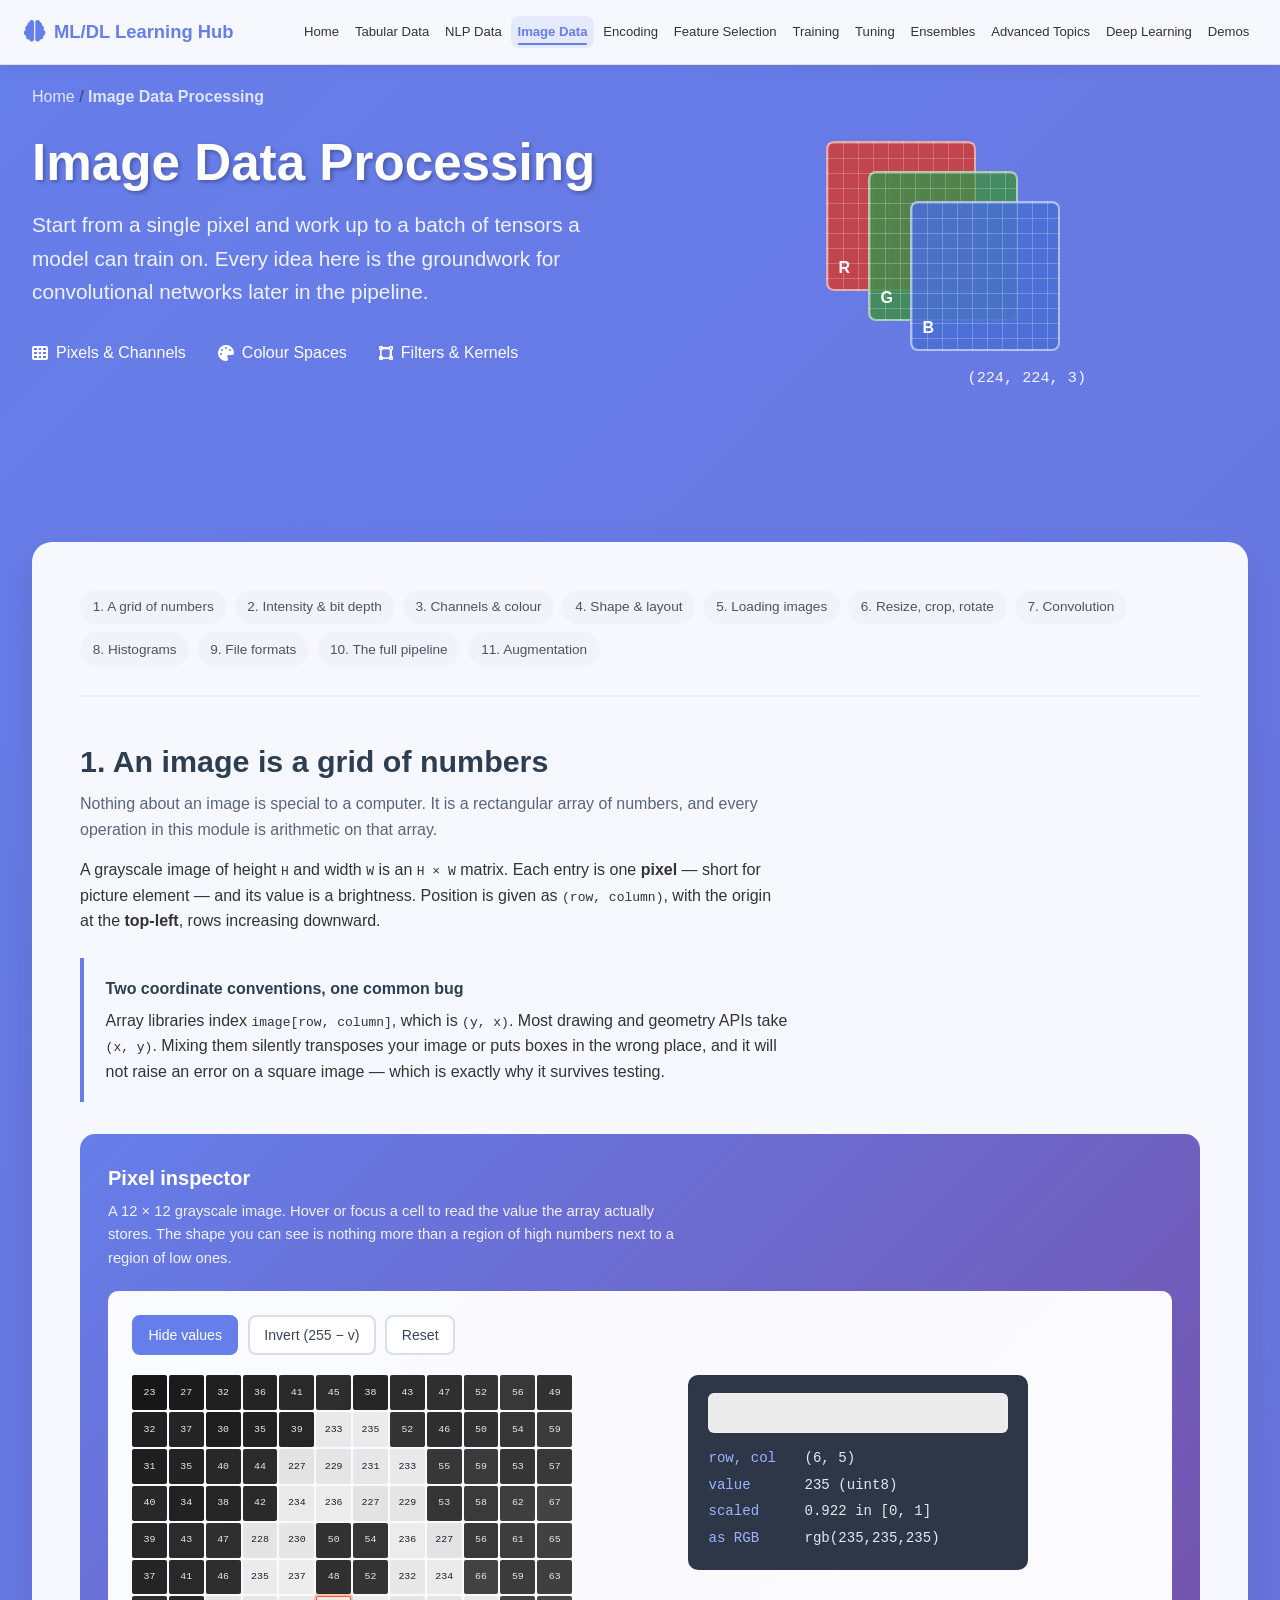
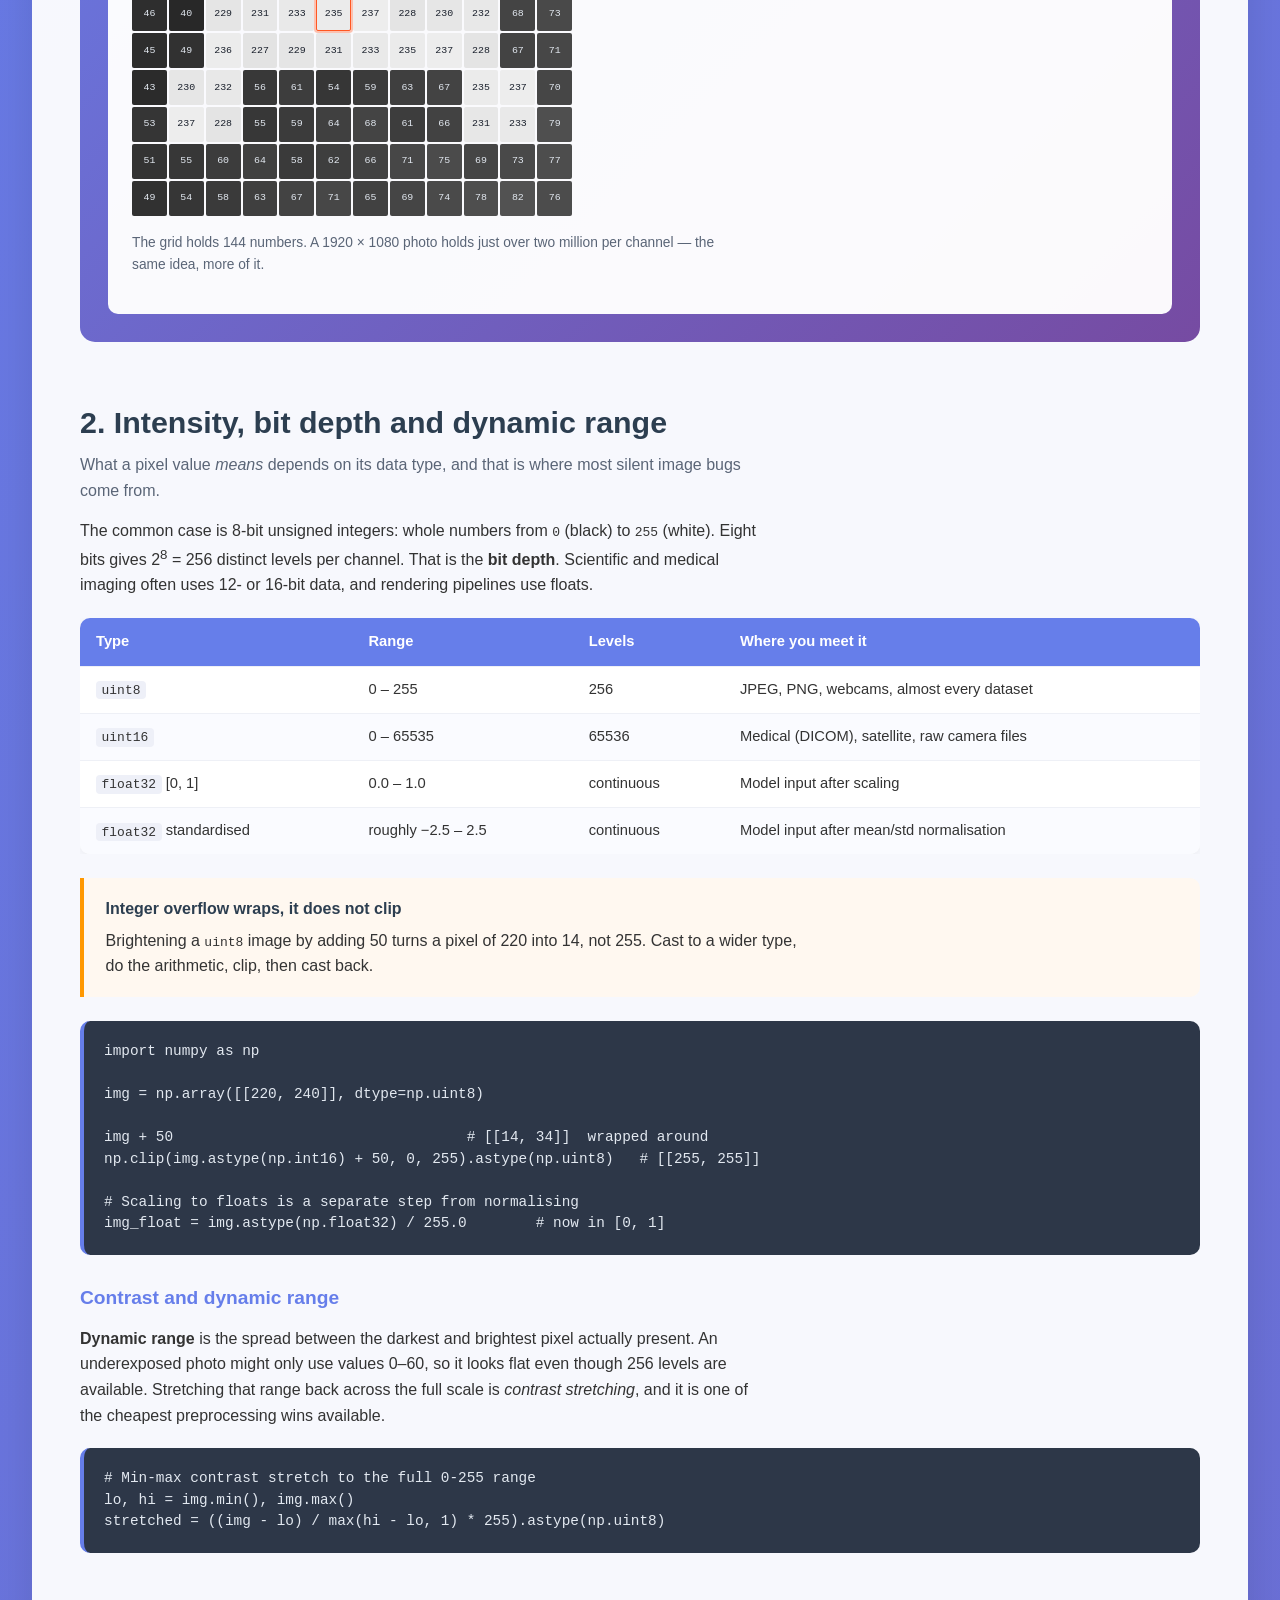
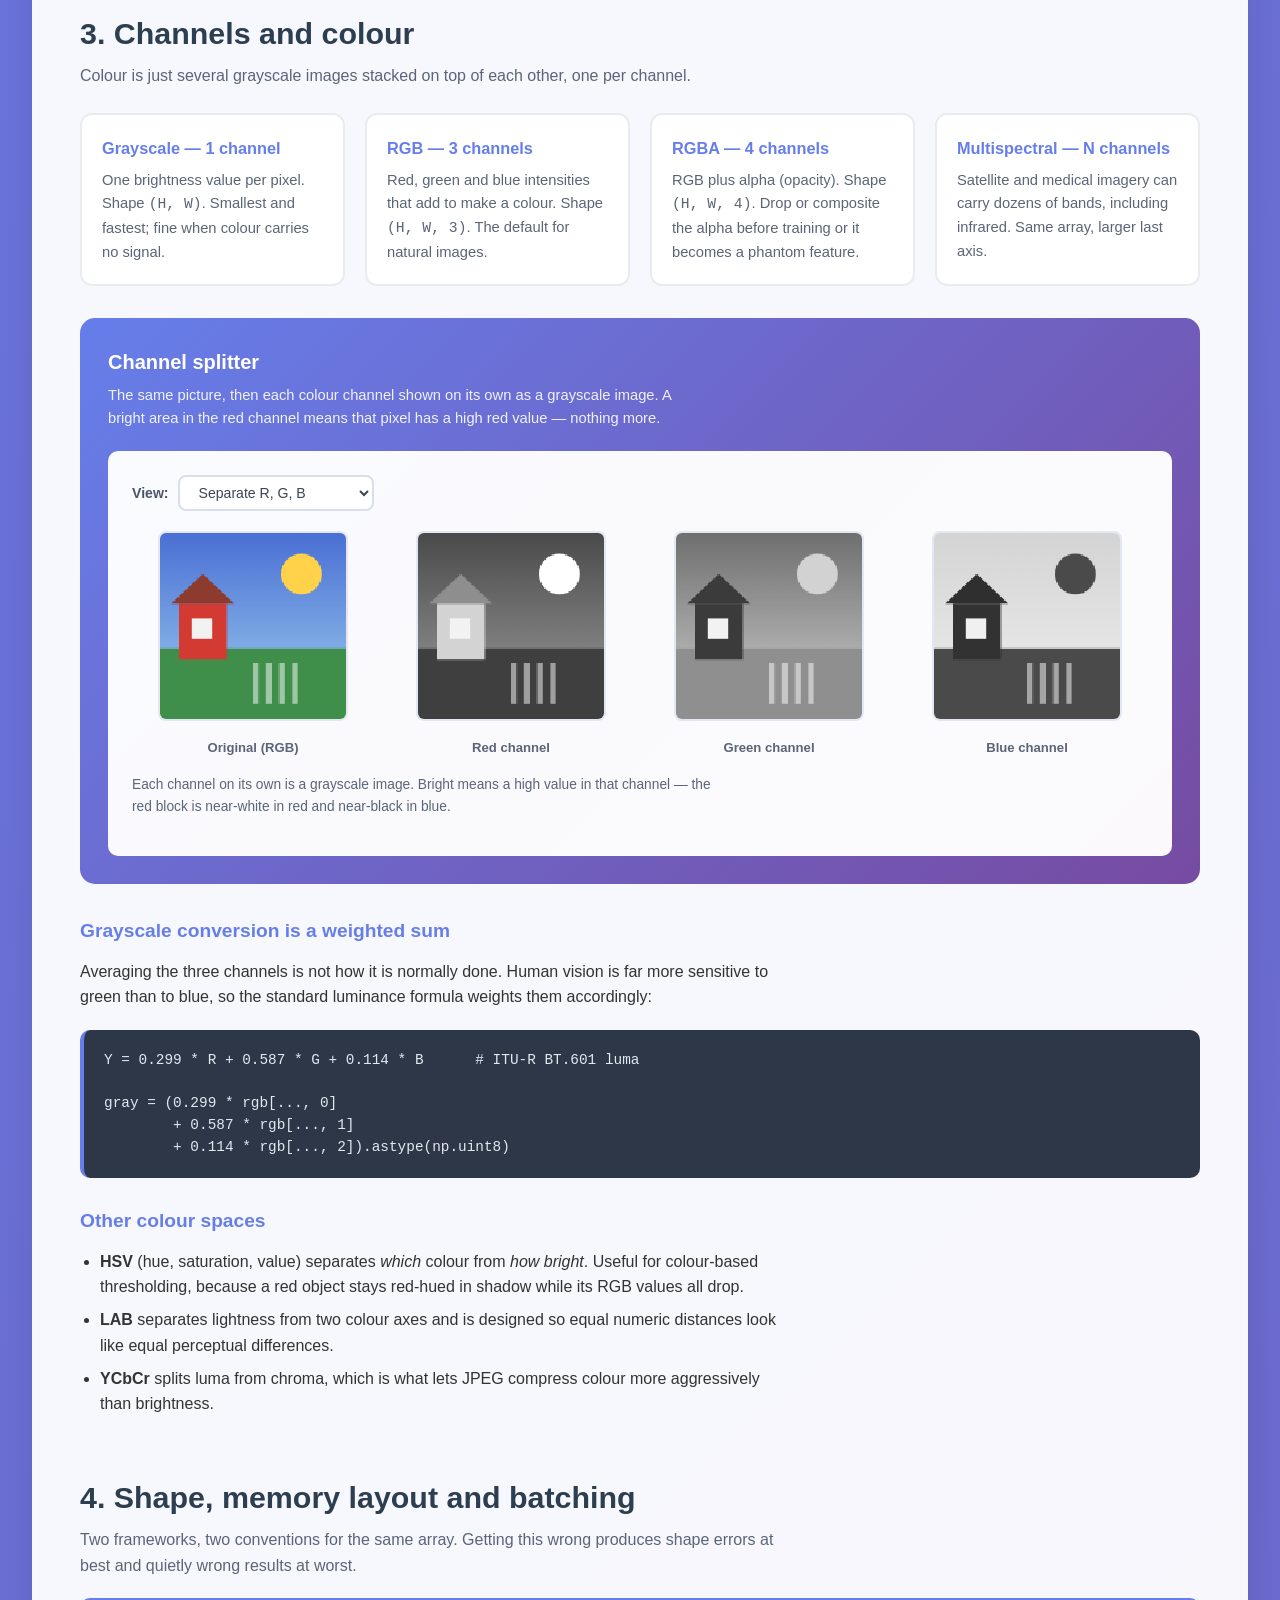
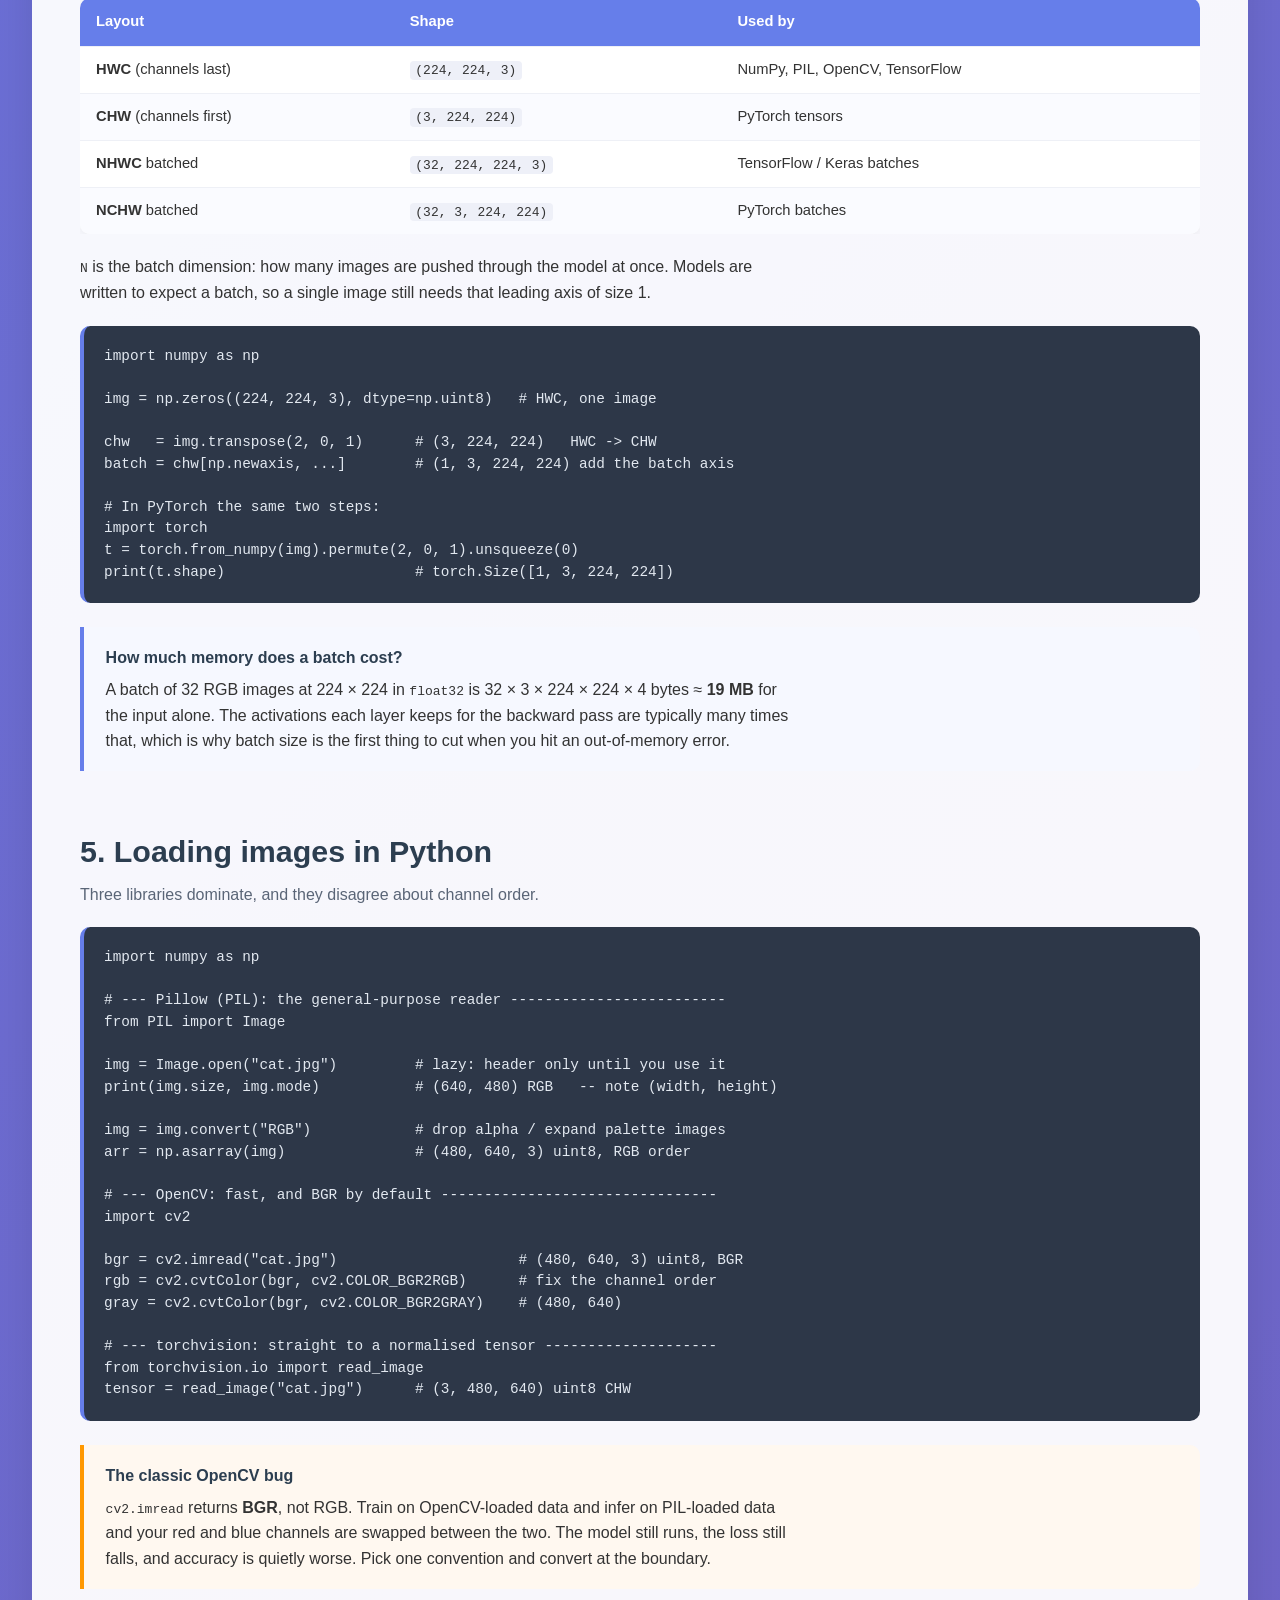
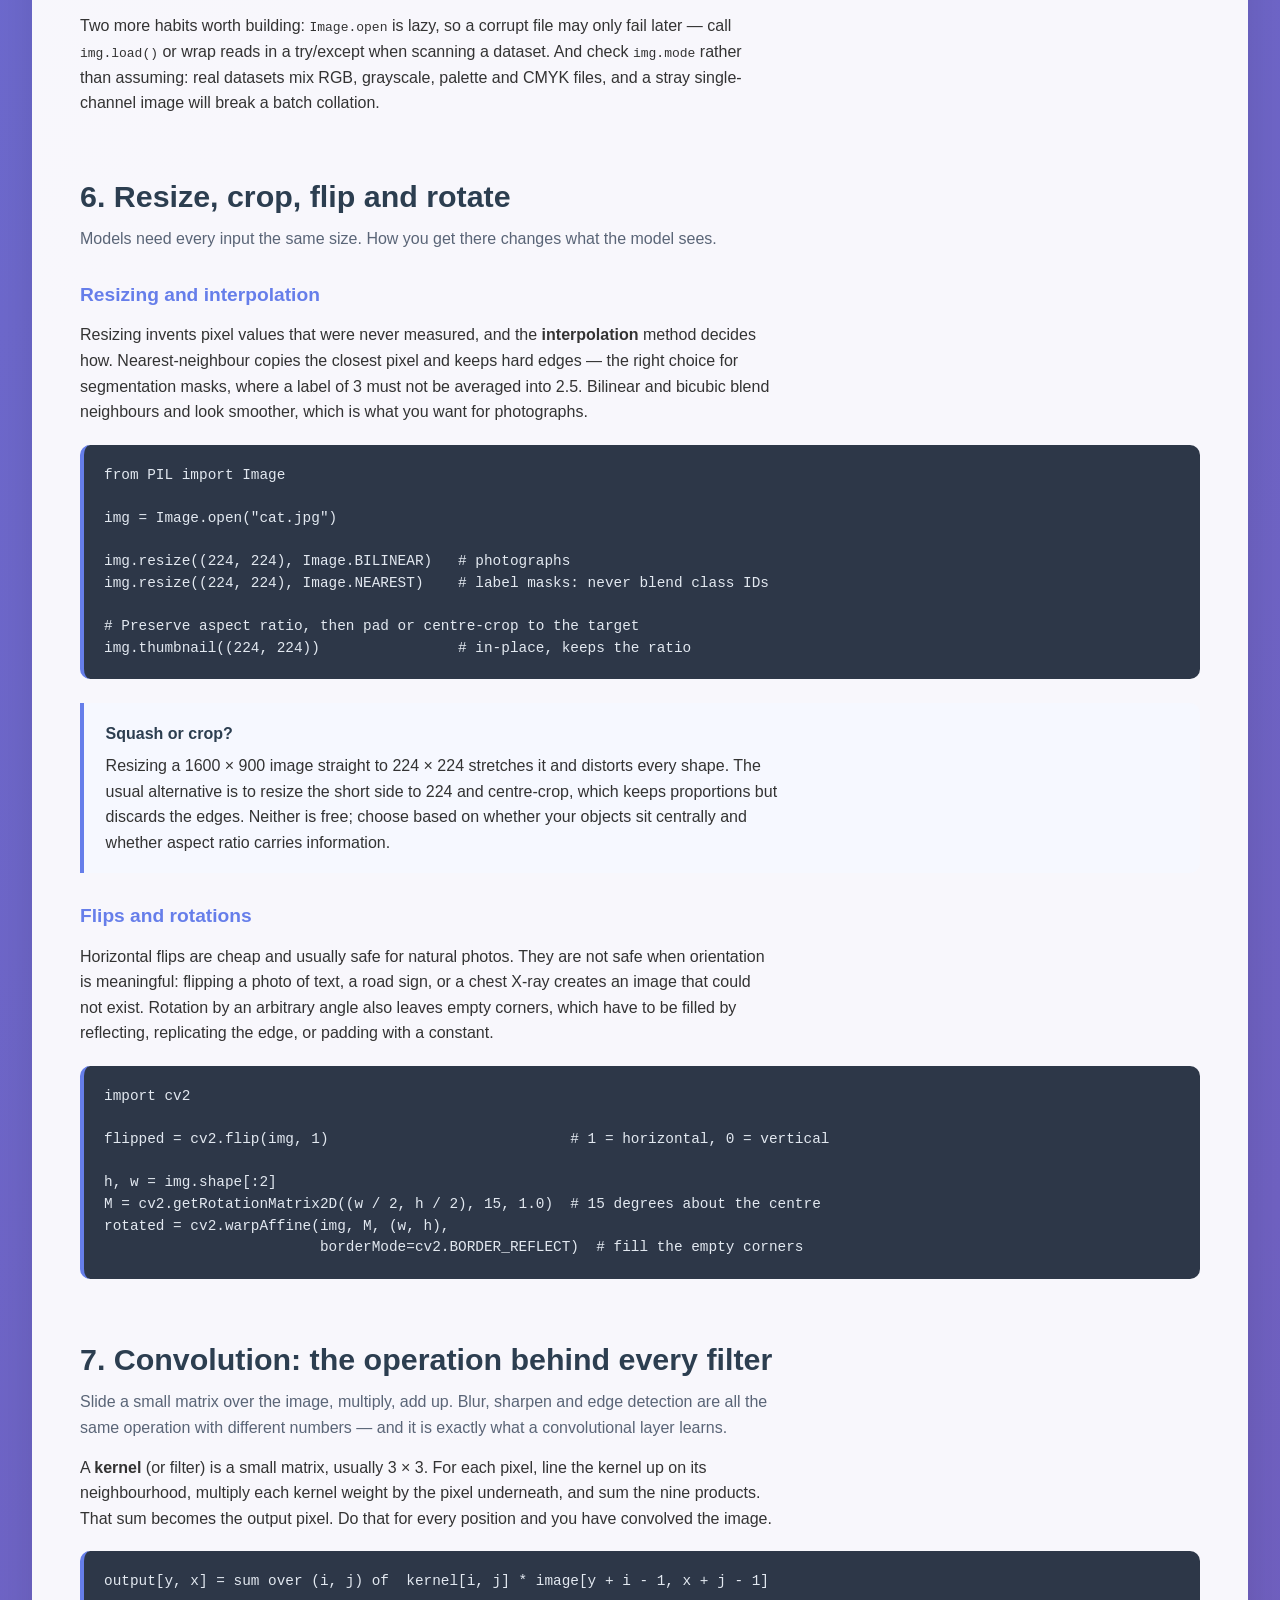
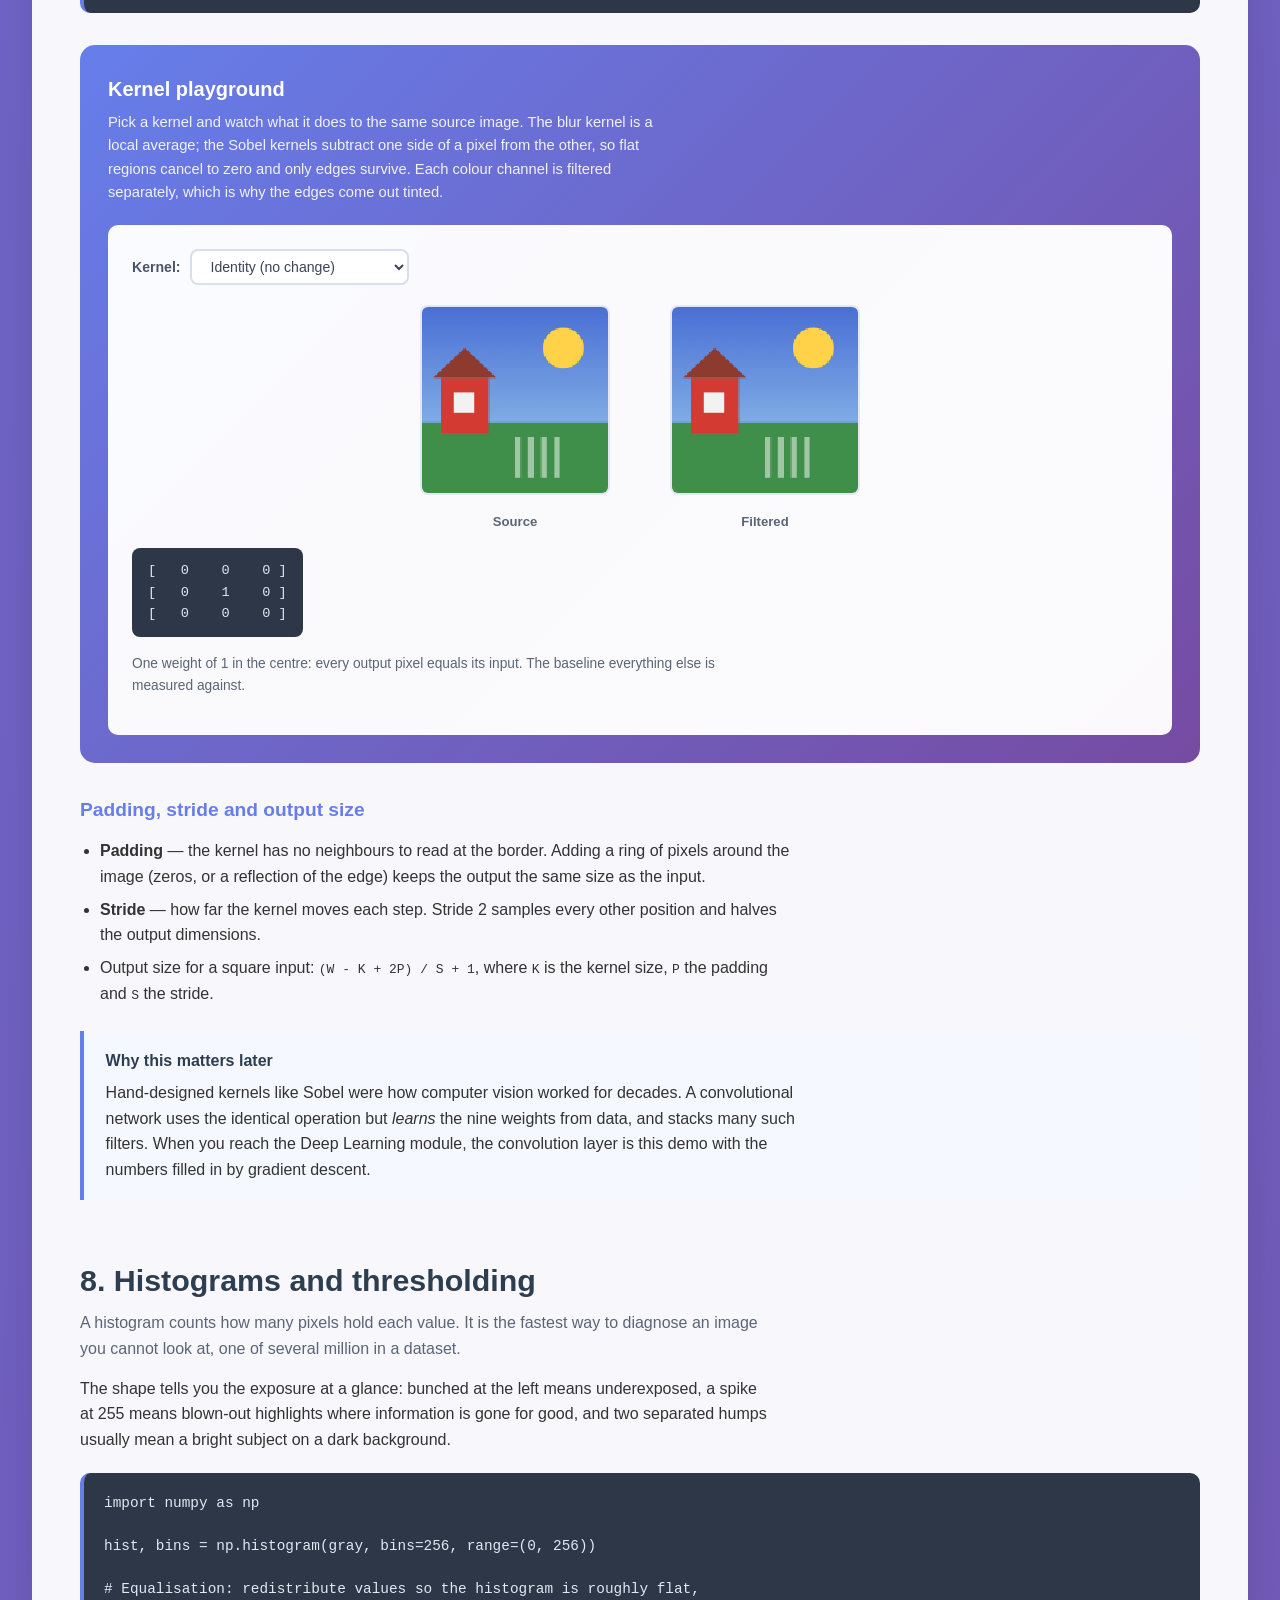
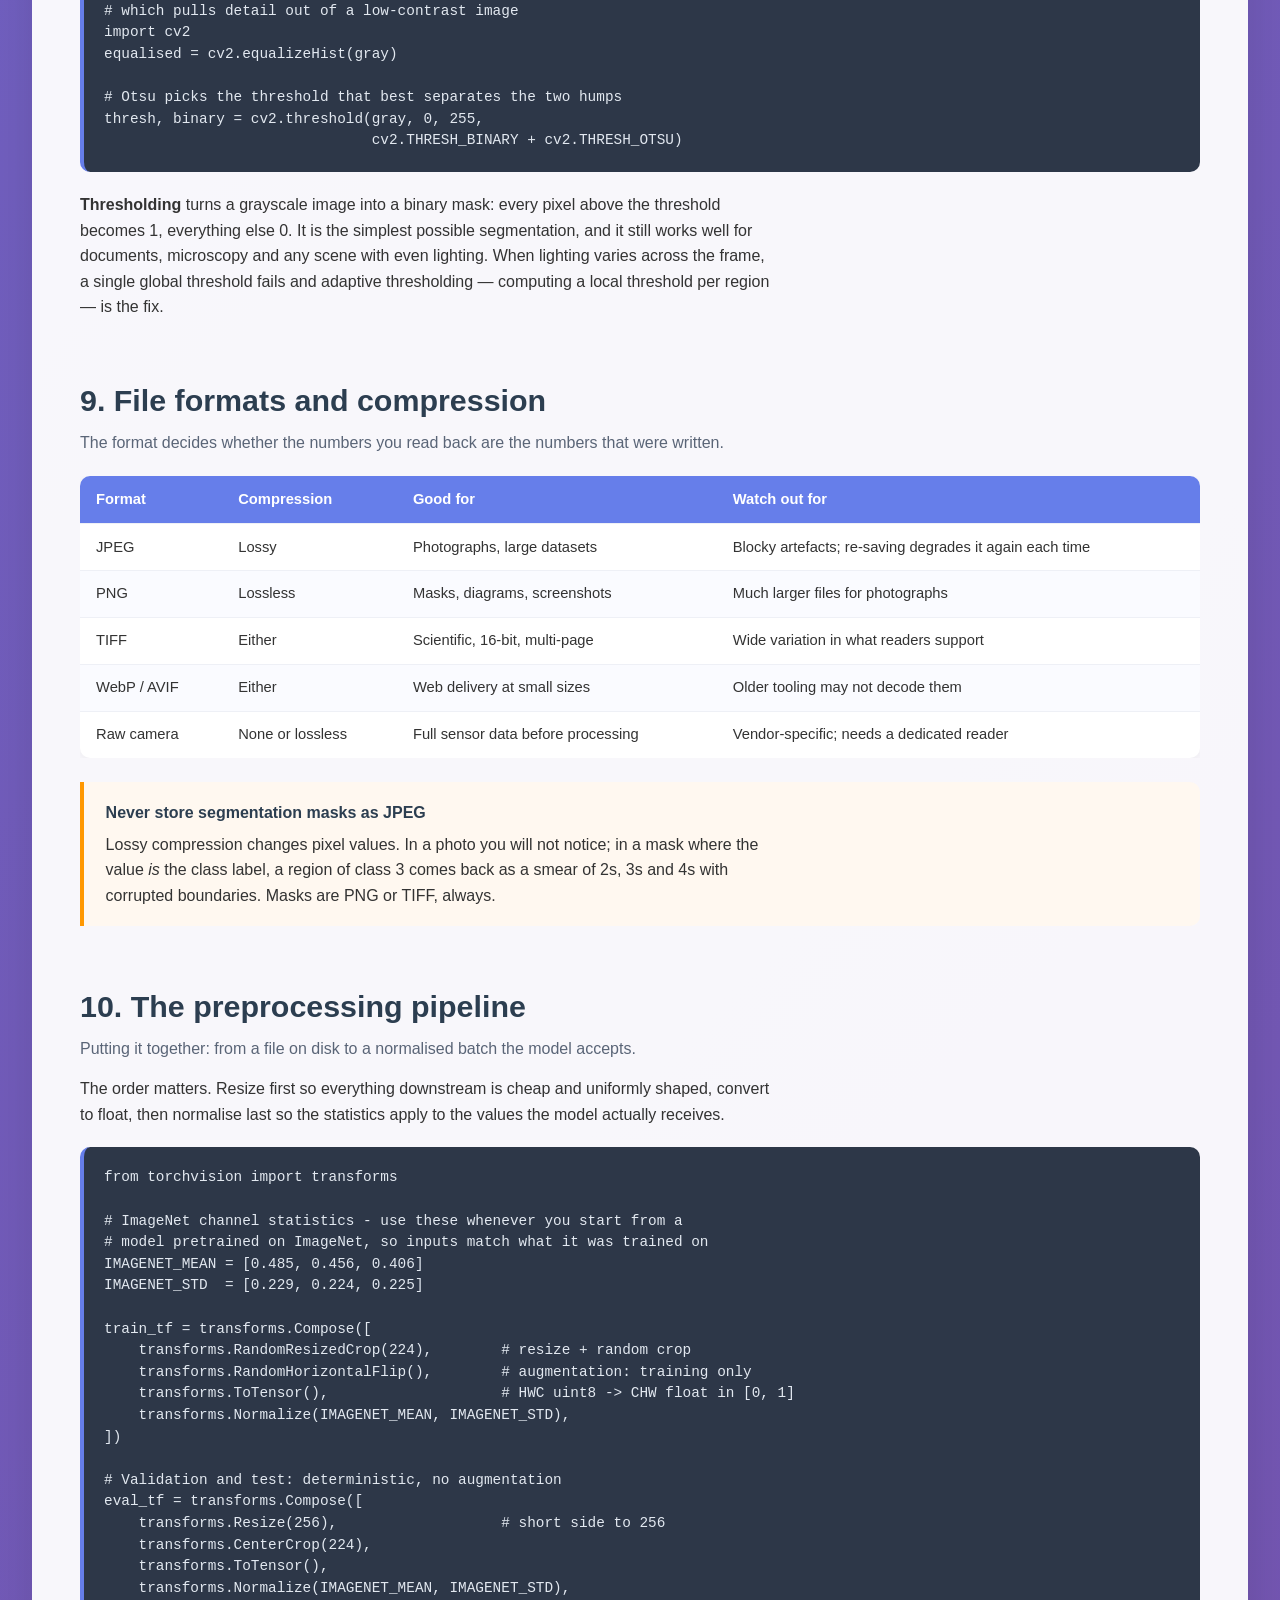
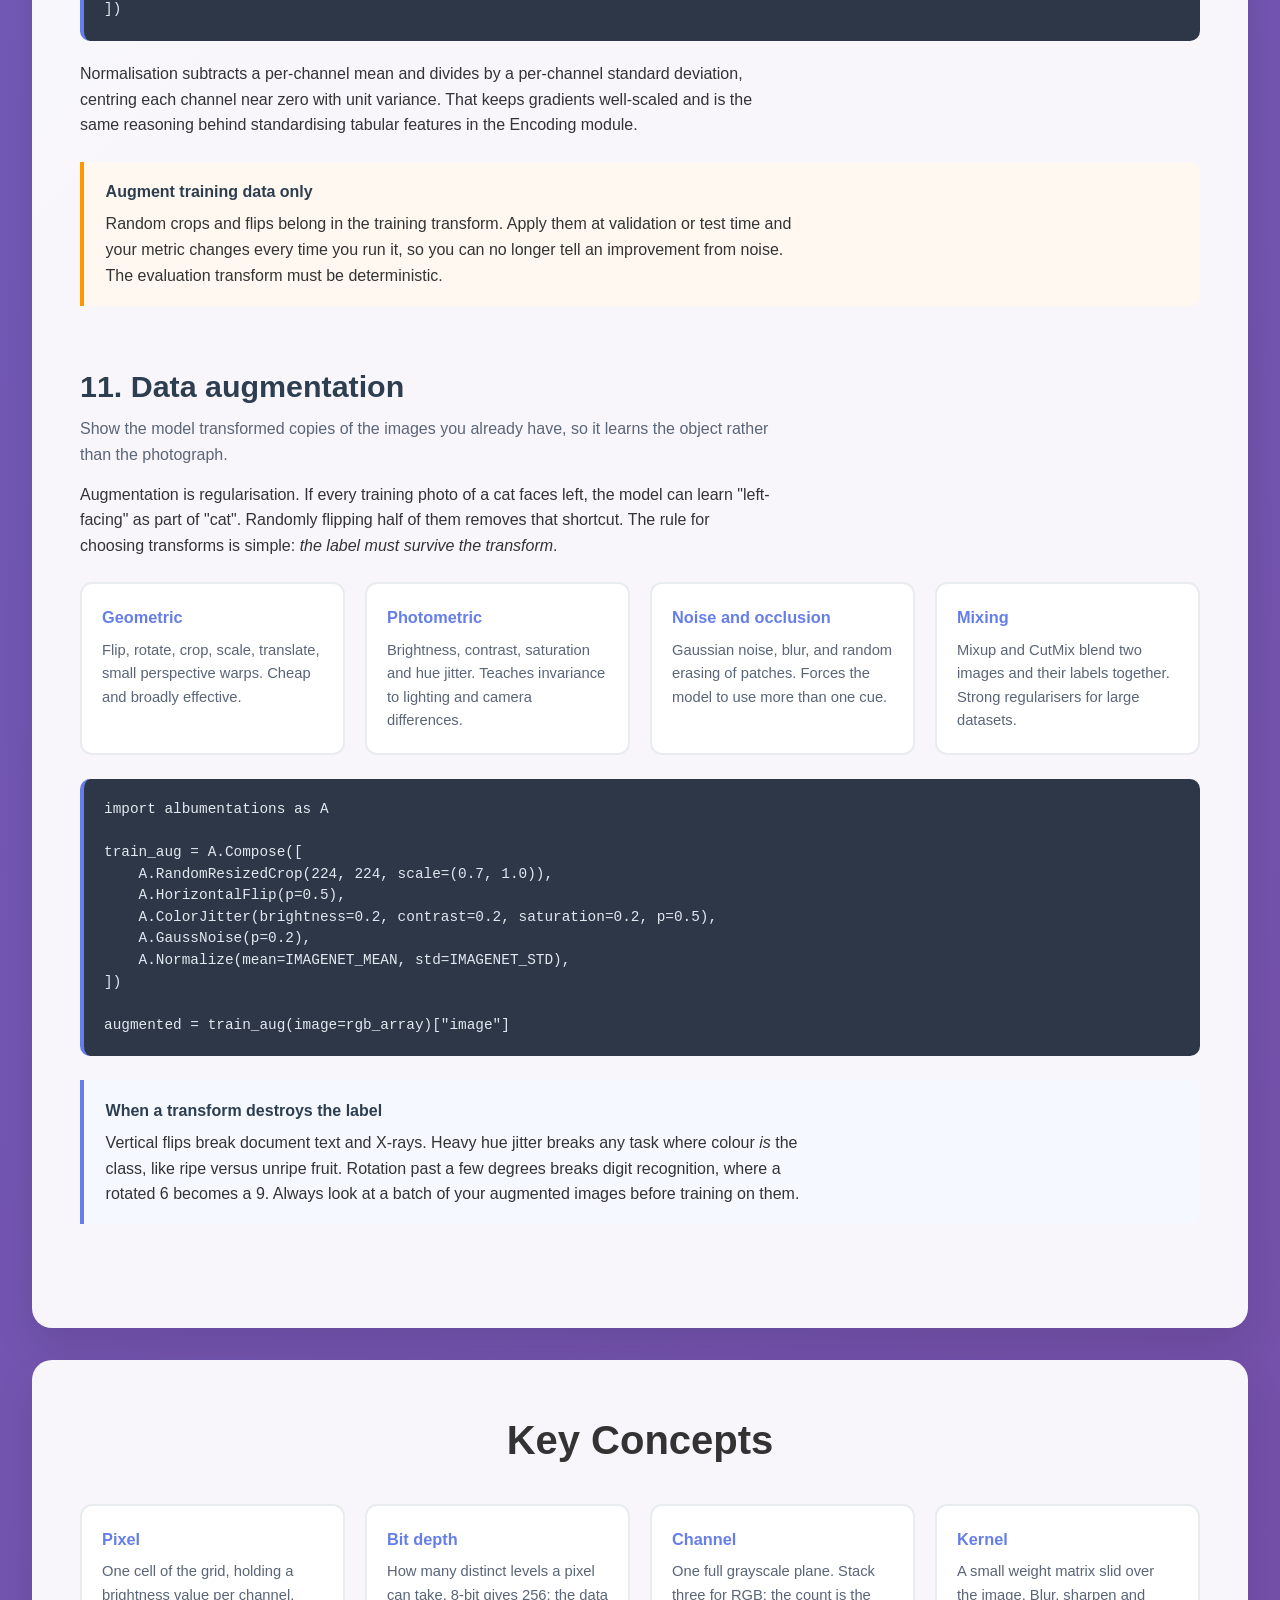
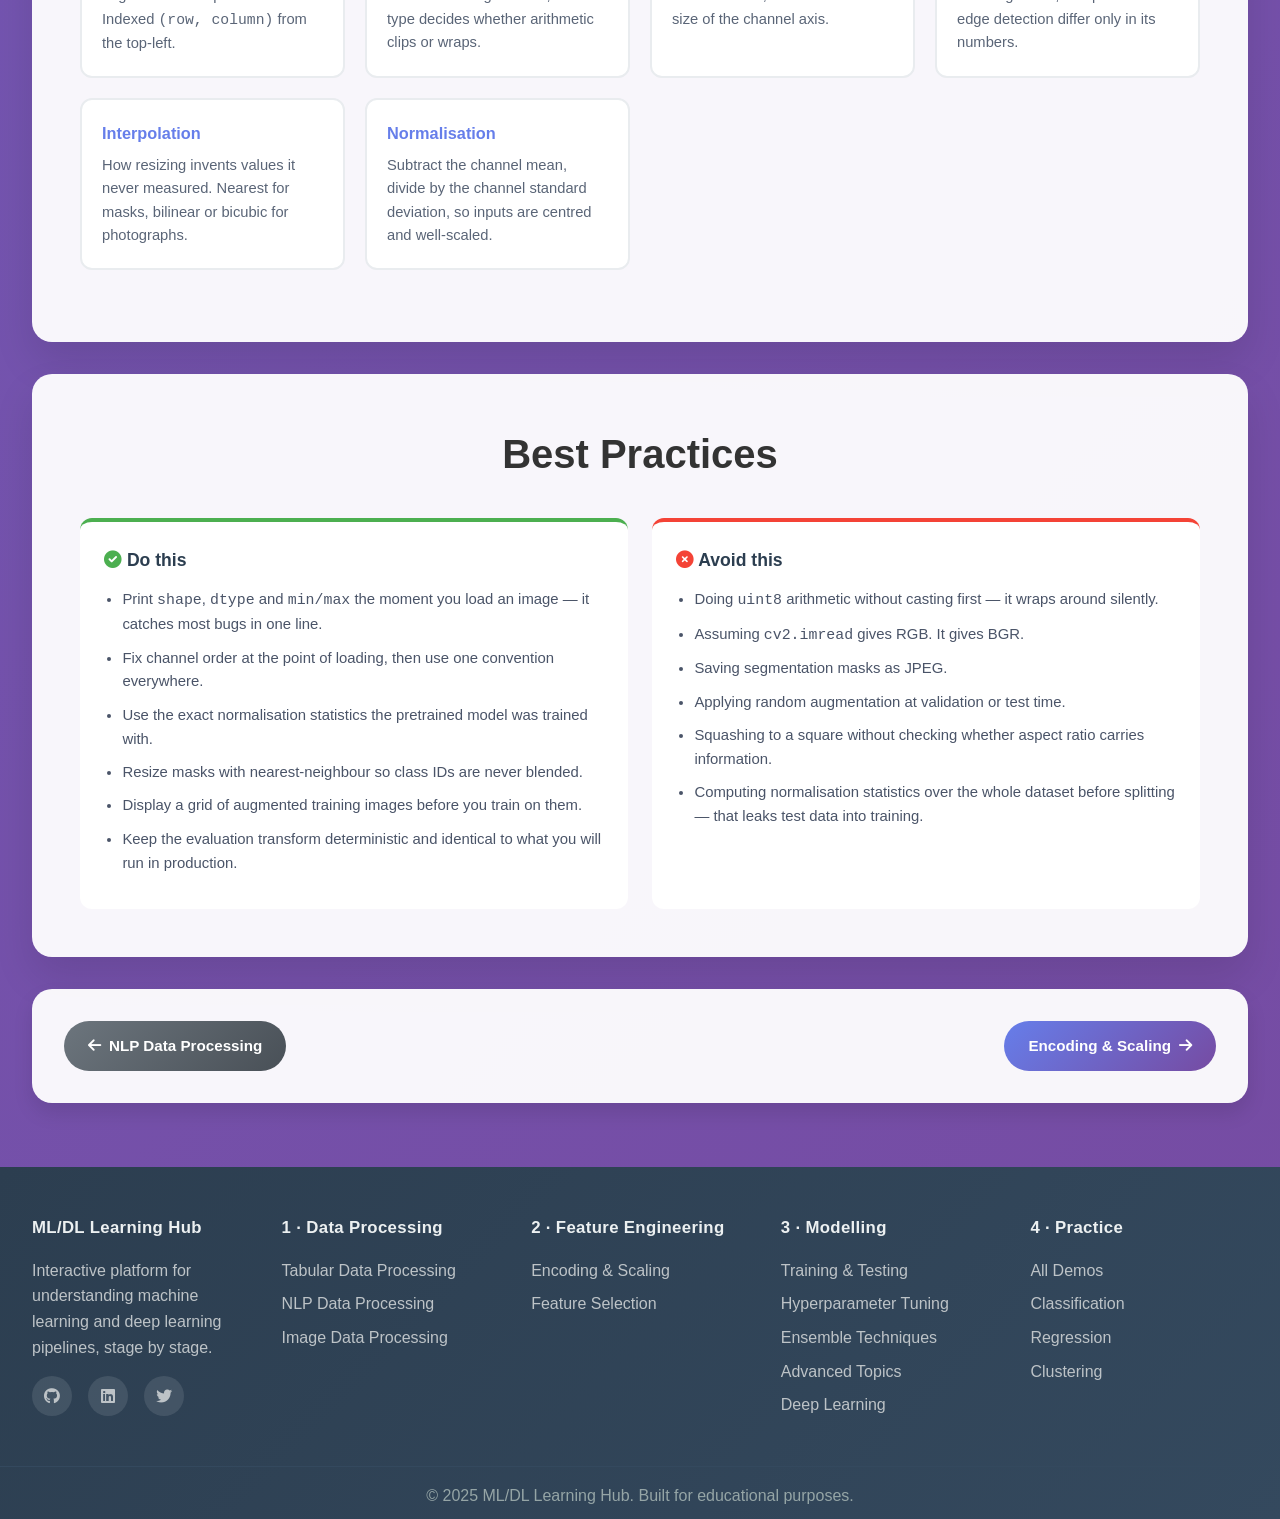
<file: image-processing.html>
<!DOCTYPE html>
<html lang="en">
<head>
    <meta charset="UTF-8">
    <meta name="viewport" content="width=device-width, initial-scale=1.0">
    <title>ML/DL Learning Hub - Image Data Processing</title>
    <link rel="stylesheet" href="styles/main.css">
    <link href="https://cdnjs.cloudflare.com/ajax/libs/font-awesome/6.0.0/css/all.min.css" rel="stylesheet">
    <style>
        /* ---------- shared code sample styling (matches the other modules) ---- */
        .code-block {
            background: #2d3748;
            color: #e2e8f0;
            padding: 20px;
            border-radius: 10px;
            margin: 20px 0;
            font-family: 'Courier New', monospace;
            font-size: 0.9em;
            overflow-x: auto;
            border-left: 4px solid #667eea;
            /* keep the author's newlines and indentation */
            white-space: pre;
            tab-size: 4;
            line-height: 1.5;
        }

        .code-block code {
            display: block;
            font: inherit;
            color: inherit;
            background: none;
            border: 0;
            padding: 0;
            margin: 0;
            white-space: inherit;
        }

        /* ---------- hero visual: three stacked channel planes ----------------- */
        .hero-tensor {
            position: relative;
            width: 260px;
            height: 250px;
        }

        .hero-plane {
            position: absolute;
            width: 150px;
            height: 150px;
            border-radius: 8px;
            border: 2px solid rgba(255, 255, 255, 0.55);
            display: flex;
            align-items: flex-end;
            justify-content: flex-start;
            padding: 0.5rem 0.65rem;
            font-weight: 700;
            color: #fff;
            background-size: 15px 15px;
            background-image:
                linear-gradient(rgba(255, 255, 255, 0.22) 1px, transparent 1px),
                linear-gradient(90deg, rgba(255, 255, 255, 0.22) 1px, transparent 1px);
        }

        .plane-r {
            top: 0;
            left: 0;
            background-color: rgba(211, 59, 50, 0.85);
        }

        .plane-g {
            top: 30px;
            left: 42px;
            background-color: rgba(63, 143, 74, 0.85);
        }

        .plane-b {
            top: 60px;
            left: 84px;
            background-color: rgba(74, 111, 212, 0.9);
        }

        .hero-shape {
            position: absolute;
            bottom: 0;
            right: 0;
            margin: 0;
            font-family: 'Courier New', monospace;
            font-size: 0.95rem;
            color: rgba(255, 255, 255, 0.92);
        }

        /* ---------- page scaffolding ------------------------------------------ */
        .topic-section {
            margin-bottom: 3.5rem;
            scroll-margin-top: 90px;
        }

        .topic-section > h2 {
            color: #2c3e50;
            font-size: 1.9rem;
            margin-bottom: 0.35rem;
        }

        .topic-lead {
            color: #5a6577;
            max-width: 70ch;
            margin-bottom: 1.5rem;
        }

        .topic-section h3 {
            color: #667eea;
            margin: 1.75rem 0 0.75rem;
            font-size: 1.2rem;
        }

        .topic-section p {
            max-width: 78ch;
            margin-bottom: 0.9rem;
        }

        .topic-section ul {
            max-width: 78ch;
            margin: 0 0 1rem 1.25rem;
        }

        .topic-section li {
            margin-bottom: 0.45rem;
        }

        .jump-bar {
            display: flex;
            flex-wrap: wrap;
            gap: 0.5rem;
            margin-bottom: 2.5rem;
            padding-bottom: 1.75rem;
            border-bottom: 2px solid #eef0f6;
        }

        .jump-bar a {
            font-size: 0.85rem;
            padding: 0.4rem 0.8rem;
            border-radius: 999px;
            background: #f1f3fa;
            color: #4a5468;
            text-decoration: none;
            transition: background 0.2s ease, color 0.2s ease;
        }

        .jump-bar a:hover,
        .jump-bar a:focus-visible {
            background: #667eea;
            color: #fff;
        }

        /* ---------- callouts and cards ---------------------------------------- */
        .note-box {
            background: #f6f8ff;
            border-left: 4px solid #667eea;
            border-radius: 0 10px 10px 0;
            padding: 1.1rem 1.35rem;
            margin: 1.5rem 0;
        }

        .note-box.warn {
            background: #fff8f0;
            border-left-color: #ff9800;
        }

        .note-box h4 {
            margin-bottom: 0.4rem;
            color: #2c3e50;
        }

        .note-box p:last-child,
        .note-box ul:last-child {
            margin-bottom: 0;
        }

        .fact-grid {
            display: grid;
            grid-template-columns: repeat(auto-fit, minmax(220px, 1fr));
            gap: 1.25rem;
            margin: 1.5rem 0;
        }

        .fact-card {
            background: #fff;
            border: 2px solid #e9ecef;
            border-radius: 12px;
            padding: 1.25rem;
        }

        .fact-card h4 {
            color: #667eea;
            margin-bottom: 0.5rem;
            font-size: 1.02rem;
        }

        .fact-card p {
            font-size: 0.92rem;
            color: #5a6577;
            margin: 0;
        }

        /* narrow screens scroll the table instead of widening the page */
        .table-scroll {
            overflow-x: auto;
            margin: 1.25rem 0;
            -webkit-overflow-scrolling: touch;
        }

        .spec-table {
            width: 100%;
            min-width: 420px;
            border-collapse: collapse;
            font-size: 0.92rem;
            background: #fff;
            border-radius: 10px;
            overflow: hidden;
            box-shadow: 0 2px 10px rgba(0, 0, 0, 0.05);
        }

        .spec-table th {
            background: #667eea;
            color: #fff;
            text-align: left;
            padding: 0.75rem 1rem;
            font-weight: 600;
        }

        .spec-table td {
            padding: 0.7rem 1rem;
            border-top: 1px solid #eef0f6;
            vertical-align: top;
        }

        .spec-table tbody tr:nth-child(even) {
            background: #fafbff;
        }

        .spec-table code {
            background: #eef0f8;
            padding: 0.1rem 0.35rem;
            border-radius: 4px;
            font-size: 0.88em;
        }

        /* ---------- interactive demo shell ------------------------------------ */
        .demo-panel {
            background: linear-gradient(135deg, #667eea 0%, #764ba2 100%);
            border-radius: 15px;
            padding: 1.75rem;
            margin: 2rem 0;
            color: #fff;
        }

        .demo-panel h3 {
            color: #fff;
            margin: 0 0 0.35rem;
            font-size: 1.25rem;
        }

        .demo-panel > p {
            color: rgba(255, 255, 255, 0.9);
            font-size: 0.92rem;
            max-width: 70ch;
            margin-bottom: 1.25rem;
        }

        .demo-surface {
            background: rgba(255, 255, 255, 0.97);
            border-radius: 10px;
            padding: 1.5rem;
            color: #333;
        }

        .ip-controls {
            display: flex;
            flex-wrap: wrap;
            gap: 0.6rem;
            align-items: center;
            margin-bottom: 1.25rem;
        }

        .ip-controls label {
            font-size: 0.88rem;
            color: #4a5468;
            font-weight: 600;
        }

        .ip-controls select,
        .ip-controls button {
            font: inherit;
            font-size: 0.88rem;
            padding: 0.45rem 0.9rem;
            border-radius: 8px;
            border: 2px solid #d9deec;
            background: #fff;
            color: #3c4457;
            cursor: pointer;
        }

        .ip-controls button.active,
        .ip-controls button:hover {
            background: #667eea;
            border-color: #667eea;
            color: #fff;
        }

        .ip-controls select:focus-visible,
        .ip-controls button:focus-visible {
            outline: 2px solid #764ba2;
            outline-offset: 2px;
        }

        /* pixel grid demo */
        .pixel-layout {
            display: grid;
            grid-template-columns: minmax(300px, 1.15fr) minmax(240px, 1fr);
            gap: 1.75rem;
            align-items: start;
        }

        .pixel-grid {
            display: grid;
            grid-template-columns: repeat(12, 1fr);
            gap: 2px;
            width: 100%;
            max-width: 440px;
        }

        .pixel {
            aspect-ratio: 1;
            display: flex;
            align-items: center;
            justify-content: center;
            font-size: 0.62rem;
            font-family: 'Courier New', monospace;
            border-radius: 2px;
            cursor: crosshair;
            border: 1px solid transparent;
        }

        .pixel.is-active {
            border-color: #ff5722;
            box-shadow: 0 0 0 2px rgba(255, 87, 34, 0.35);
        }

        .pixel-readout {
            max-width: 340px;
            background: #2d3748;
            color: #e2e8f0;
            border-radius: 10px;
            padding: 1.1rem 1.25rem;
            font-family: 'Courier New', monospace;
            font-size: 0.88rem;
            line-height: 1.9;
        }

        /* two columns so every label and every value lines up */
        .pixel-readout .rline {
            display: grid;
            grid-template-columns: 5.5rem 1fr;
            gap: 0.5rem;
        }

        .pixel-readout .rk {
            color: #9fb3ff;
        }

        .pixel-swatch {
            width: 100%;
            height: 40px;
            border-radius: 6px;
            margin-bottom: 0.75rem;
            border: 1px solid rgba(255, 255, 255, 0.25);
        }

        /* canvas demos */
        .canvas-row {
            display: grid;
            grid-template-columns: repeat(auto-fit, minmax(150px, 1fr));
            gap: 1rem;
        }

        /* a before/after pair should sit together, not spread across the row */
        .canvas-row.pair {
            display: flex;
            flex-wrap: wrap;
            justify-content: center;
            gap: 2rem;
        }

        .canvas-row.pair .canvas-tile {
            flex: 0 0 190px;
        }

        /* the convolution demo shows only two tiles; don't let them drift apart */
        .canvas-row.is-pair {
            grid-template-columns: repeat(2, minmax(140px, 210px));
            justify-content: center;
            gap: 2.5rem;
        }

        .canvas-tile {
            text-align: center;
        }

        .canvas-tile canvas {
            width: 100%;
            max-width: 190px;
            height: auto;
            image-rendering: pixelated;
            border-radius: 8px;
            border: 2px solid #e3e7f3;
            background: #fff;
        }

        .canvas-tile figcaption {
            margin-top: 0.5rem;
            font-size: 0.82rem;
            color: #5a6577;
            font-weight: 600;
        }

        .kernel-readout {
            display: inline-block;
            margin-top: 1rem;
            background: #2d3748;
            color: #e2e8f0;
            border-radius: 8px;
            padding: 0.75rem 1rem;
            font-family: 'Courier New', monospace;
            font-size: 0.85rem;
            white-space: pre;
            line-height: 1.6;
        }

        .demo-caption {
            font-size: 0.86rem;
            color: #5a6577;
            margin: 1rem 0 0;
            max-width: 72ch;
        }

        /* ---------- do / don't ------------------------------------------------ */
        .practice-grid {
            display: grid;
            grid-template-columns: repeat(auto-fit, minmax(280px, 1fr));
            gap: 1.5rem;
        }

        .practice-col {
            background: #fff;
            border-radius: 12px;
            padding: 1.5rem;
            border-top: 4px solid #4caf50;
        }

        .practice-col.avoid {
            border-top-color: #f44336;
        }

        .practice-col h3 {
            margin: 0 0 0.9rem;
            font-size: 1.1rem;
            color: #2c3e50;
        }

        .practice-col ul {
            margin: 0;
            padding-left: 1.15rem;
        }

        .practice-col li {
            margin-bottom: 0.6rem;
            font-size: 0.93rem;
            color: #4a5468;
        }

        @media (max-width: 760px) {
            .pixel-layout {
                grid-template-columns: 1fr;
            }
        }

        @media (prefers-reduced-motion: reduce) {
            .jump-bar a,
            .ip-controls button {
                transition: none;
            }
        }
    </style>
</head>
<body>
    <!-- Navigation -->
    <nav class="navbar">
        <div class="nav-container">
            <div class="nav-brand">
                <i class="fas fa-brain"></i>
                <span>ML/DL Learning Hub</span>
            </div>
            <ul class="nav-menu" id="navMenu">
                <li><a href="index.html" class="nav-link">Home</a></li>
                <li><a href="tabular-data.html" class="nav-link">Tabular Data</a></li>
                <li><a href="nlp-pipeline.html" class="nav-link">NLP Data</a></li>
                <li><a href="image-processing.html" class="nav-link active" aria-current="page">Image Data</a></li>
                <li><a href="encoding.html" class="nav-link">Encoding</a></li>
                <li><a href="feature-selection.html" class="nav-link">Feature Selection</a></li>
                <li><a href="training-testing.html" class="nav-link">Training</a></li>
                <li><a href="hyperparameter-tuning.html" class="nav-link">Tuning</a></li>
                <li><a href="ensemble-techniques.html" class="nav-link">Ensembles</a></li>
                <li><a href="advanced-topics.html" class="nav-link">Advanced Topics</a></li>
                <li><a href="dl.html" class="nav-link">Deep Learning</a></li>
                <li><a href="interactive-demos.html" class="nav-link">Demos</a></li>
            </ul>
            <div class="hamburger" role="button" tabindex="0" aria-label="Toggle navigation menu" aria-expanded="false" aria-controls="navMenu">
                <span></span>
                <span></span>
                <span></span>
            </div>
        </div>
    </nav>

    <!-- Breadcrumb -->
    <div class="container breadcrumb-bar">
        <div class="breadcrumb">
            <a href="index.html">Home</a> / <strong>Image Data Processing</strong>
        </div>
    </div>

    <!-- Hero -->
    <section class="hero-section">
        <div class="hero">
            <div class="hero-content">
                <h1 class="hero-title">Image Data Processing</h1>
                <p class="hero-subtitle">Start from a single pixel and work up to a batch of tensors a model can train on. Every idea here is the groundwork for convolutional networks later in the pipeline.</p>
                <div class="hero-stats">
                    <div class="stat">
                        <i class="fas fa-th"></i>
                        <span>Pixels &amp; Channels</span>
                    </div>
                    <div class="stat">
                        <i class="fas fa-palette"></i>
                        <span>Colour Spaces</span>
                    </div>
                    <div class="stat">
                        <i class="fas fa-vector-square"></i>
                        <span>Filters &amp; Kernels</span>
                    </div>
                </div>
            </div>
            <div class="hero-visual">
                <div class="hero-tensor">
                    <div class="hero-plane plane-r"><span>R</span></div>
                    <div class="hero-plane plane-g"><span>G</span></div>
                    <div class="hero-plane plane-b"><span>B</span></div>
                    <p class="hero-shape">(224, 224, 3)</p>
                </div>
            </div>
        </div>
    </section>

    <!-- Main content -->
    <section class="main-content">
        <div class="container">

            <nav class="jump-bar" aria-label="Sections on this page">
                <a href="#grid">1. A grid of numbers</a>
                <a href="#intensity">2. Intensity &amp; bit depth</a>
                <a href="#channels">3. Channels &amp; colour</a>
                <a href="#shape">4. Shape &amp; layout</a>
                <a href="#loading">5. Loading images</a>
                <a href="#geometry">6. Resize, crop, rotate</a>
                <a href="#convolution">7. Convolution</a>
                <a href="#histogram">8. Histograms</a>
                <a href="#formats">9. File formats</a>
                <a href="#pipeline">10. The full pipeline</a>
                <a href="#augmentation">11. Augmentation</a>
            </nav>

            <!-- 1 -->
            <div class="topic-section" id="grid">
                <h2>1. An image is a grid of numbers</h2>
                <p class="topic-lead">Nothing about an image is special to a computer. It is a rectangular array of numbers, and every operation in this module is arithmetic on that array.</p>

                <p>A grayscale image of height <code>H</code> and width <code>W</code> is an <code>H &times; W</code> matrix. Each entry is one <strong>pixel</strong> — short for picture element — and its value is a brightness. Position is given as <code>(row, column)</code>, with the origin at the <strong>top-left</strong>, rows increasing downward.</p>

                <div class="note-box">
                    <h4>Two coordinate conventions, one common bug</h4>
                    <p>Array libraries index <code>image[row, column]</code>, which is <code>(y, x)</code>. Most drawing and geometry APIs take <code>(x, y)</code>. Mixing them silently transposes your image or puts boxes in the wrong place, and it will not raise an error on a square image — which is exactly why it survives testing.</p>
                </div>

                <div class="demo-panel">
                    <h3>Pixel inspector</h3>
                    <p>A 12 &times; 12 grayscale image. Hover or focus a cell to read the value the array actually stores. The shape you can see is nothing more than a region of high numbers next to a region of low ones.</p>
                    <div class="demo-surface">
                        <div class="ip-controls">
                            <button type="button" id="pxToggleNumbers" class="active">Hide values</button>
                            <button type="button" id="pxInvert">Invert (255 &minus; v)</button>
                            <button type="button" id="pxReset">Reset</button>
                        </div>
                        <div class="pixel-layout">
                            <div class="pixel-grid" id="pixelGrid" role="img" aria-label="A 12 by 12 grayscale pixel grid showing the letter shape"></div>
                            <div class="pixel-readout" id="pixelReadout">
                                <div class="pixel-swatch" id="pixelSwatch"></div>
                                <div class="rline"><span class="rk">row, col</span><span>&mdash;</span></div>
                                <div class="rline"><span class="rk">value</span><span>&mdash;</span></div>
                                <div class="rline"><span class="rk">scaled</span><span>&mdash;</span></div>
                                <div class="rline"><span class="rk">as RGB</span><span>&mdash;</span></div>
                            </div>
                        </div>
                        <p class="demo-caption">The grid holds 144 numbers. A 1920 &times; 1080 photo holds just over two million per channel &mdash; the same idea, more of it.</p>
                    </div>
                </div>
            </div>

            <!-- 2 -->
            <div class="topic-section" id="intensity">
                <h2>2. Intensity, bit depth and dynamic range</h2>
                <p class="topic-lead">What a pixel value <em>means</em> depends on its data type, and that is where most silent image bugs come from.</p>

                <p>The common case is 8-bit unsigned integers: whole numbers from <code>0</code> (black) to <code>255</code> (white). Eight bits gives 2<sup>8</sup> = 256 distinct levels per channel. That is the <strong>bit depth</strong>. Scientific and medical imaging often uses 12- or 16-bit data, and rendering pipelines use floats.</p>

                <div class="table-scroll"><table class="spec-table">
                    <thead>
                        <tr><th>Type</th><th>Range</th><th>Levels</th><th>Where you meet it</th></tr>
                    </thead>
                    <tbody>
                        <tr><td><code>uint8</code></td><td>0 &ndash; 255</td><td>256</td><td>JPEG, PNG, webcams, almost every dataset</td></tr>
                        <tr><td><code>uint16</code></td><td>0 &ndash; 65535</td><td>65536</td><td>Medical (DICOM), satellite, raw camera files</td></tr>
                        <tr><td><code>float32</code> [0, 1]</td><td>0.0 &ndash; 1.0</td><td>continuous</td><td>Model input after scaling</td></tr>
                        <tr><td><code>float32</code> standardised</td><td>roughly &minus;2.5 &ndash; 2.5</td><td>continuous</td><td>Model input after mean/std normalisation</td></tr>
                    </tbody>
                </table></div>

                <div class="note-box warn">
                    <h4>Integer overflow wraps, it does not clip</h4>
                    <p>Brightening a <code>uint8</code> image by adding 50 turns a pixel of 220 into 14, not 255. Cast to a wider type, do the arithmetic, clip, then cast back.</p>
                </div>

                <pre class="code-block"><code>import numpy as np

img = np.array([[220, 240]], dtype=np.uint8)

img + 50                                  # [[14, 34]]  wrapped around
np.clip(img.astype(np.int16) + 50, 0, 255).astype(np.uint8)   # [[255, 255]]

# Scaling to floats is a separate step from normalising
img_float = img.astype(np.float32) / 255.0        # now in [0, 1]</code></pre>

                <h3>Contrast and dynamic range</h3>
                <p><strong>Dynamic range</strong> is the spread between the darkest and brightest pixel actually present. An underexposed photo might only use values 0&ndash;60, so it looks flat even though 256 levels are available. Stretching that range back across the full scale is <em>contrast stretching</em>, and it is one of the cheapest preprocessing wins available.</p>

                <pre class="code-block"><code># Min-max contrast stretch to the full 0-255 range
lo, hi = img.min(), img.max()
stretched = ((img - lo) / max(hi - lo, 1) * 255).astype(np.uint8)</code></pre>
            </div>

            <!-- 3 -->
            <div class="topic-section" id="channels">
                <h2>3. Channels and colour</h2>
                <p class="topic-lead">Colour is just several grayscale images stacked on top of each other, one per channel.</p>

                <div class="fact-grid">
                    <div class="fact-card">
                        <h4>Grayscale &mdash; 1 channel</h4>
                        <p>One brightness value per pixel. Shape <code>(H, W)</code>. Smallest and fastest; fine when colour carries no signal.</p>
                    </div>
                    <div class="fact-card">
                        <h4>RGB &mdash; 3 channels</h4>
                        <p>Red, green and blue intensities that add to make a colour. Shape <code>(H, W, 3)</code>. The default for natural images.</p>
                    </div>
                    <div class="fact-card">
                        <h4>RGBA &mdash; 4 channels</h4>
                        <p>RGB plus alpha (opacity). Shape <code>(H, W, 4)</code>. Drop or composite the alpha before training or it becomes a phantom feature.</p>
                    </div>
                    <div class="fact-card">
                        <h4>Multispectral &mdash; N channels</h4>
                        <p>Satellite and medical imagery can carry dozens of bands, including infrared. Same array, larger last axis.</p>
                    </div>
                </div>

                <div class="demo-panel">
                    <h3>Channel splitter</h3>
                    <p>The same picture, then each colour channel shown on its own as a grayscale image. A bright area in the red channel means that pixel has a high red value &mdash; nothing more.</p>
                    <div class="demo-surface">
                        <div class="ip-controls">
                            <label for="channelView">View:</label>
                            <select id="channelView">
                                <option value="channels">Separate R, G, B</option>
                                <option value="tinted">R, G, B tinted</option>
                                <option value="gray">Grayscale conversions</option>
                            </select>
                        </div>
                        <div class="canvas-row" id="channelRow"></div>
                        <p class="demo-caption" id="channelCaption"></p>
                    </div>
                </div>

                <h3>Grayscale conversion is a weighted sum</h3>
                <p>Averaging the three channels is not how it is normally done. Human vision is far more sensitive to green than to blue, so the standard luminance formula weights them accordingly:</p>

                <pre class="code-block"><code>Y = 0.299 * R + 0.587 * G + 0.114 * B      # ITU-R BT.601 luma

gray = (0.299 * rgb[..., 0]
        + 0.587 * rgb[..., 1]
        + 0.114 * rgb[..., 2]).astype(np.uint8)</code></pre>

                <h3>Other colour spaces</h3>
                <ul>
                    <li><strong>HSV</strong> (hue, saturation, value) separates <em>which</em> colour from <em>how bright</em>. Useful for colour-based thresholding, because a red object stays red-hued in shadow while its RGB values all drop.</li>
                    <li><strong>LAB</strong> separates lightness from two colour axes and is designed so equal numeric distances look like equal perceptual differences.</li>
                    <li><strong>YCbCr</strong> splits luma from chroma, which is what lets JPEG compress colour more aggressively than brightness.</li>
                </ul>
            </div>

            <!-- 4 -->
            <div class="topic-section" id="shape">
                <h2>4. Shape, memory layout and batching</h2>
                <p class="topic-lead">Two frameworks, two conventions for the same array. Getting this wrong produces shape errors at best and quietly wrong results at worst.</p>

                <div class="table-scroll"><table class="spec-table">
                    <thead>
                        <tr><th>Layout</th><th>Shape</th><th>Used by</th></tr>
                    </thead>
                    <tbody>
                        <tr><td><strong>HWC</strong> (channels last)</td><td><code>(224, 224, 3)</code></td><td>NumPy, PIL, OpenCV, TensorFlow</td></tr>
                        <tr><td><strong>CHW</strong> (channels first)</td><td><code>(3, 224, 224)</code></td><td>PyTorch tensors</td></tr>
                        <tr><td><strong>NHWC</strong> batched</td><td><code>(32, 224, 224, 3)</code></td><td>TensorFlow / Keras batches</td></tr>
                        <tr><td><strong>NCHW</strong> batched</td><td><code>(32, 3, 224, 224)</code></td><td>PyTorch batches</td></tr>
                    </tbody>
                </table></div>

                <p><code>N</code> is the batch dimension: how many images are pushed through the model at once. Models are written to expect a batch, so a single image still needs that leading axis of size 1.</p>

                <pre class="code-block"><code>import numpy as np

img = np.zeros((224, 224, 3), dtype=np.uint8)   # HWC, one image

chw   = img.transpose(2, 0, 1)      # (3, 224, 224)   HWC -> CHW
batch = chw[np.newaxis, ...]        # (1, 3, 224, 224) add the batch axis

# In PyTorch the same two steps:
import torch
t = torch.from_numpy(img).permute(2, 0, 1).unsqueeze(0)
print(t.shape)                      # torch.Size([1, 3, 224, 224])</code></pre>

                <div class="note-box">
                    <h4>How much memory does a batch cost?</h4>
                    <p>A batch of 32 RGB images at 224 &times; 224 in <code>float32</code> is 32 &times; 3 &times; 224 &times; 224 &times; 4 bytes &asymp; <strong>19 MB</strong> for the input alone. The activations each layer keeps for the backward pass are typically many times that, which is why batch size is the first thing to cut when you hit an out-of-memory error.</p>
                </div>
            </div>

            <!-- 5 -->
            <div class="topic-section" id="loading">
                <h2>5. Loading images in Python</h2>
                <p class="topic-lead">Three libraries dominate, and they disagree about channel order.</p>

                <pre class="code-block"><code>import numpy as np

# --- Pillow (PIL): the general-purpose reader -------------------------
from PIL import Image

img = Image.open("cat.jpg")         # lazy: header only until you use it
print(img.size, img.mode)           # (640, 480) RGB   -- note (width, height)

img = img.convert("RGB")            # drop alpha / expand palette images
arr = np.asarray(img)               # (480, 640, 3) uint8, RGB order

# --- OpenCV: fast, and BGR by default --------------------------------
import cv2

bgr = cv2.imread("cat.jpg")                     # (480, 640, 3) uint8, BGR
rgb = cv2.cvtColor(bgr, cv2.COLOR_BGR2RGB)      # fix the channel order
gray = cv2.cvtColor(bgr, cv2.COLOR_BGR2GRAY)    # (480, 640)

# --- torchvision: straight to a normalised tensor --------------------
from torchvision.io import read_image
tensor = read_image("cat.jpg")      # (3, 480, 640) uint8 CHW</code></pre>

                <div class="note-box warn">
                    <h4>The classic OpenCV bug</h4>
                    <p><code>cv2.imread</code> returns <strong>BGR</strong>, not RGB. Train on OpenCV-loaded data and infer on PIL-loaded data and your red and blue channels are swapped between the two. The model still runs, the loss still falls, and accuracy is quietly worse. Pick one convention and convert at the boundary.</p>
                </div>

                <p>Two more habits worth building: <code>Image.open</code> is lazy, so a corrupt file may only fail later — call <code>img.load()</code> or wrap reads in a try/except when scanning a dataset. And check <code>img.mode</code> rather than assuming: real datasets mix RGB, grayscale, palette and CMYK files, and a stray single-channel image will break a batch collation.</p>
            </div>

            <!-- 6 -->
            <div class="topic-section" id="geometry">
                <h2>6. Resize, crop, flip and rotate</h2>
                <p class="topic-lead">Models need every input the same size. How you get there changes what the model sees.</p>

                <h3>Resizing and interpolation</h3>
                <p>Resizing invents pixel values that were never measured, and the <strong>interpolation</strong> method decides how. Nearest-neighbour copies the closest pixel and keeps hard edges — the right choice for segmentation masks, where a label of 3 must not be averaged into 2.5. Bilinear and bicubic blend neighbours and look smoother, which is what you want for photographs.</p>

                <pre class="code-block"><code>from PIL import Image

img = Image.open("cat.jpg")

img.resize((224, 224), Image.BILINEAR)   # photographs
img.resize((224, 224), Image.NEAREST)    # label masks: never blend class IDs

# Preserve aspect ratio, then pad or centre-crop to the target
img.thumbnail((224, 224))                # in-place, keeps the ratio</code></pre>

                <div class="note-box">
                    <h4>Squash or crop?</h4>
                    <p>Resizing a 1600 &times; 900 image straight to 224 &times; 224 stretches it and distorts every shape. The usual alternative is to resize the short side to 224 and centre-crop, which keeps proportions but discards the edges. Neither is free; choose based on whether your objects sit centrally and whether aspect ratio carries information.</p>
                </div>

                <h3>Flips and rotations</h3>
                <p>Horizontal flips are cheap and usually safe for natural photos. They are not safe when orientation is meaningful: flipping a photo of text, a road sign, or a chest X-ray creates an image that could not exist. Rotation by an arbitrary angle also leaves empty corners, which have to be filled by reflecting, replicating the edge, or padding with a constant.</p>

                <pre class="code-block"><code>import cv2

flipped = cv2.flip(img, 1)                            # 1 = horizontal, 0 = vertical

h, w = img.shape[:2]
M = cv2.getRotationMatrix2D((w / 2, h / 2), 15, 1.0)  # 15 degrees about the centre
rotated = cv2.warpAffine(img, M, (w, h),
                         borderMode=cv2.BORDER_REFLECT)  # fill the empty corners</code></pre>
            </div>

            <!-- 7 -->
            <div class="topic-section" id="convolution">
                <h2>7. Convolution: the operation behind every filter</h2>
                <p class="topic-lead">Slide a small matrix over the image, multiply, add up. Blur, sharpen and edge detection are all the same operation with different numbers &mdash; and it is exactly what a convolutional layer learns.</p>

                <p>A <strong>kernel</strong> (or filter) is a small matrix, usually 3 &times; 3. For each pixel, line the kernel up on its neighbourhood, multiply each kernel weight by the pixel underneath, and sum the nine products. That sum becomes the output pixel. Do that for every position and you have convolved the image.</p>

                <pre class="code-block"><code>output[y, x] = sum over (i, j) of  kernel[i, j] * image[y + i - 1, x + j - 1]</code></pre>

                <div class="demo-panel">
                    <h3>Kernel playground</h3>
                    <p>Pick a kernel and watch what it does to the same source image. The blur kernel is a local average; the Sobel kernels subtract one side of a pixel from the other, so flat regions cancel to zero and only edges survive. Each colour channel is filtered separately, which is why the edges come out tinted.</p>
                    <div class="demo-surface">
                        <div class="ip-controls">
                            <label for="kernelPick">Kernel:</label>
                            <select id="kernelPick">
                                <option value="identity">Identity (no change)</option>
                                <option value="boxblur">Box blur 3&times;3</option>
                                <option value="gaussian">Gaussian blur 3&times;3</option>
                                <option value="sharpen">Sharpen</option>
                                <option value="sobelx">Sobel X (vertical edges)</option>
                                <option value="sobely">Sobel Y (horizontal edges)</option>
                                <option value="laplacian">Laplacian (all edges)</option>
                                <option value="emboss">Emboss</option>
                            </select>
                        </div>
                        <div class="canvas-row is-pair">
                            <figure class="canvas-tile">
                                <canvas id="convSource" width="140" height="140"></canvas>
                                <figcaption>Source</figcaption>
                            </figure>
                            <figure class="canvas-tile">
                                <canvas id="convResult" width="140" height="140"></canvas>
                                <figcaption>Filtered</figcaption>
                            </figure>
                        </div>
                        <div class="kernel-readout" id="kernelReadout"></div>
                        <p class="demo-caption" id="kernelCaption"></p>
                    </div>
                </div>

                <h3>Padding, stride and output size</h3>
                <ul>
                    <li><strong>Padding</strong> &mdash; the kernel has no neighbours to read at the border. Adding a ring of pixels around the image (zeros, or a reflection of the edge) keeps the output the same size as the input.</li>
                    <li><strong>Stride</strong> &mdash; how far the kernel moves each step. Stride 2 samples every other position and halves the output dimensions.</li>
                    <li>Output size for a square input: <code>(W - K + 2P) / S + 1</code>, where <code>K</code> is the kernel size, <code>P</code> the padding and <code>S</code> the stride.</li>
                </ul>

                <div class="note-box">
                    <h4>Why this matters later</h4>
                    <p>Hand-designed kernels like Sobel were how computer vision worked for decades. A convolutional network uses the identical operation but <em>learns</em> the nine weights from data, and stacks many such filters. When you reach the Deep Learning module, the convolution layer is this demo with the numbers filled in by gradient descent.</p>
                </div>
            </div>

            <!-- 8 -->
            <div class="topic-section" id="histogram">
                <h2>8. Histograms and thresholding</h2>
                <p class="topic-lead">A histogram counts how many pixels hold each value. It is the fastest way to diagnose an image you cannot look at, one of several million in a dataset.</p>

                <p>The shape tells you the exposure at a glance: bunched at the left means underexposed, a spike at 255 means blown-out highlights where information is gone for good, and two separated humps usually mean a bright subject on a dark background.</p>

                <pre class="code-block"><code>import numpy as np

hist, bins = np.histogram(gray, bins=256, range=(0, 256))

# Equalisation: redistribute values so the histogram is roughly flat,
# which pulls detail out of a low-contrast image
import cv2
equalised = cv2.equalizeHist(gray)

# Otsu picks the threshold that best separates the two humps
thresh, binary = cv2.threshold(gray, 0, 255,
                               cv2.THRESH_BINARY + cv2.THRESH_OTSU)</code></pre>

                <p><strong>Thresholding</strong> turns a grayscale image into a binary mask: every pixel above the threshold becomes 1, everything else 0. It is the simplest possible segmentation, and it still works well for documents, microscopy and any scene with even lighting. When lighting varies across the frame, a single global threshold fails and adaptive thresholding — computing a local threshold per region — is the fix.</p>
            </div>

            <!-- 9 -->
            <div class="topic-section" id="formats">
                <h2>9. File formats and compression</h2>
                <p class="topic-lead">The format decides whether the numbers you read back are the numbers that were written.</p>

                <div class="table-scroll"><table class="spec-table">
                    <thead>
                        <tr><th>Format</th><th>Compression</th><th>Good for</th><th>Watch out for</th></tr>
                    </thead>
                    <tbody>
                        <tr><td>JPEG</td><td>Lossy</td><td>Photographs, large datasets</td><td>Blocky artefacts; re-saving degrades it again each time</td></tr>
                        <tr><td>PNG</td><td>Lossless</td><td>Masks, diagrams, screenshots</td><td>Much larger files for photographs</td></tr>
                        <tr><td>TIFF</td><td>Either</td><td>Scientific, 16-bit, multi-page</td><td>Wide variation in what readers support</td></tr>
                        <tr><td>WebP / AVIF</td><td>Either</td><td>Web delivery at small sizes</td><td>Older tooling may not decode them</td></tr>
                        <tr><td>Raw camera</td><td>None or lossless</td><td>Full sensor data before processing</td><td>Vendor-specific; needs a dedicated reader</td></tr>
                    </tbody>
                </table></div>

                <div class="note-box warn">
                    <h4>Never store segmentation masks as JPEG</h4>
                    <p>Lossy compression changes pixel values. In a photo you will not notice; in a mask where the value <em>is</em> the class label, a region of class 3 comes back as a smear of 2s, 3s and 4s with corrupted boundaries. Masks are PNG or TIFF, always.</p>
                </div>
            </div>

            <!-- 10 -->
            <div class="topic-section" id="pipeline">
                <h2>10. The preprocessing pipeline</h2>
                <p class="topic-lead">Putting it together: from a file on disk to a normalised batch the model accepts.</p>

                <p>The order matters. Resize first so everything downstream is cheap and uniformly shaped, convert to float, then normalise last so the statistics apply to the values the model actually receives.</p>

                <pre class="code-block"><code>from torchvision import transforms

# ImageNet channel statistics - use these whenever you start from a
# model pretrained on ImageNet, so inputs match what it was trained on
IMAGENET_MEAN = [0.485, 0.456, 0.406]
IMAGENET_STD  = [0.229, 0.224, 0.225]

train_tf = transforms.Compose([
    transforms.RandomResizedCrop(224),        # resize + random crop
    transforms.RandomHorizontalFlip(),        # augmentation: training only
    transforms.ToTensor(),                    # HWC uint8 -> CHW float in [0, 1]
    transforms.Normalize(IMAGENET_MEAN, IMAGENET_STD),
])

# Validation and test: deterministic, no augmentation
eval_tf = transforms.Compose([
    transforms.Resize(256),                   # short side to 256
    transforms.CenterCrop(224),
    transforms.ToTensor(),
    transforms.Normalize(IMAGENET_MEAN, IMAGENET_STD),
])</code></pre>

                <p>Normalisation subtracts a per-channel mean and divides by a per-channel standard deviation, centring each channel near zero with unit variance. That keeps gradients well-scaled and is the same reasoning behind standardising tabular features in the Encoding module.</p>

                <div class="note-box warn">
                    <h4>Augment training data only</h4>
                    <p>Random crops and flips belong in the training transform. Apply them at validation or test time and your metric changes every time you run it, so you can no longer tell an improvement from noise. The evaluation transform must be deterministic.</p>
                </div>
            </div>

            <!-- 11 -->
            <div class="topic-section" id="augmentation">
                <h2>11. Data augmentation</h2>
                <p class="topic-lead">Show the model transformed copies of the images you already have, so it learns the object rather than the photograph.</p>

                <p>Augmentation is regularisation. If every training photo of a cat faces left, the model can learn "left-facing" as part of "cat". Randomly flipping half of them removes that shortcut. The rule for choosing transforms is simple: <em>the label must survive the transform</em>.</p>

                <div class="fact-grid">
                    <div class="fact-card">
                        <h4>Geometric</h4>
                        <p>Flip, rotate, crop, scale, translate, small perspective warps. Cheap and broadly effective.</p>
                    </div>
                    <div class="fact-card">
                        <h4>Photometric</h4>
                        <p>Brightness, contrast, saturation and hue jitter. Teaches invariance to lighting and camera differences.</p>
                    </div>
                    <div class="fact-card">
                        <h4>Noise and occlusion</h4>
                        <p>Gaussian noise, blur, and random erasing of patches. Forces the model to use more than one cue.</p>
                    </div>
                    <div class="fact-card">
                        <h4>Mixing</h4>
                        <p>Mixup and CutMix blend two images and their labels together. Strong regularisers for large datasets.</p>
                    </div>
                </div>

                <pre class="code-block"><code>import albumentations as A

train_aug = A.Compose([
    A.RandomResizedCrop(224, 224, scale=(0.7, 1.0)),
    A.HorizontalFlip(p=0.5),
    A.ColorJitter(brightness=0.2, contrast=0.2, saturation=0.2, p=0.5),
    A.GaussNoise(p=0.2),
    A.Normalize(mean=IMAGENET_MEAN, std=IMAGENET_STD),
])

augmented = train_aug(image=rgb_array)["image"]</code></pre>

                <div class="note-box">
                    <h4>When a transform destroys the label</h4>
                    <p>Vertical flips break document text and X-rays. Heavy hue jitter breaks any task where colour <em>is</em> the class, like ripe versus unripe fruit. Rotation past a few degrees breaks digit recognition, where a rotated 6 becomes a 9. Always look at a batch of your augmented images before training on them.</p>
                </div>
            </div>

        </div>
    </section>

    <!-- Key concepts -->
    <section class="concepts-section">
        <div class="container">
            <h2>Key Concepts</h2>
            <div class="fact-grid">
                <div class="fact-card">
                    <h4>Pixel</h4>
                    <p>One cell of the grid, holding a brightness value per channel. Indexed <code>(row, column)</code> from the top-left.</p>
                </div>
                <div class="fact-card">
                    <h4>Bit depth</h4>
                    <p>How many distinct levels a pixel can take. 8-bit gives 256; the data type decides whether arithmetic clips or wraps.</p>
                </div>
                <div class="fact-card">
                    <h4>Channel</h4>
                    <p>One full grayscale plane. Stack three for RGB; the count is the size of the channel axis.</p>
                </div>
                <div class="fact-card">
                    <h4>Kernel</h4>
                    <p>A small weight matrix slid over the image. Blur, sharpen and edge detection differ only in its numbers.</p>
                </div>
                <div class="fact-card">
                    <h4>Interpolation</h4>
                    <p>How resizing invents values it never measured. Nearest for masks, bilinear or bicubic for photographs.</p>
                </div>
                <div class="fact-card">
                    <h4>Normalisation</h4>
                    <p>Subtract the channel mean, divide by the channel standard deviation, so inputs are centred and well-scaled.</p>
                </div>
            </div>
        </div>
    </section>

    <!-- Best practices -->
    <section class="best-practices">
        <div class="container">
            <h2>Best Practices</h2>
            <div class="practice-grid">
                <div class="practice-col">
                    <h3><i class="fas fa-check-circle" style="color:#4caf50"></i> Do this</h3>
                    <ul>
                        <li>Print <code>shape</code>, <code>dtype</code> and <code>min/max</code> the moment you load an image &mdash; it catches most bugs in one line.</li>
                        <li>Fix channel order at the point of loading, then use one convention everywhere.</li>
                        <li>Use the exact normalisation statistics the pretrained model was trained with.</li>
                        <li>Resize masks with nearest-neighbour so class IDs are never blended.</li>
                        <li>Display a grid of augmented training images before you train on them.</li>
                        <li>Keep the evaluation transform deterministic and identical to what you will run in production.</li>
                    </ul>
                </div>
                <div class="practice-col avoid">
                    <h3><i class="fas fa-times-circle" style="color:#f44336"></i> Avoid this</h3>
                    <ul>
                        <li>Doing <code>uint8</code> arithmetic without casting first &mdash; it wraps around silently.</li>
                        <li>Assuming <code>cv2.imread</code> gives RGB. It gives BGR.</li>
                        <li>Saving segmentation masks as JPEG.</li>
                        <li>Applying random augmentation at validation or test time.</li>
                        <li>Squashing to a square without checking whether aspect ratio carries information.</li>
                        <li>Computing normalisation statistics over the whole dataset before splitting &mdash; that leaks test data into training.</li>
                    </ul>
                </div>
            </div>
        </div>
    </section>

    <!-- Prev / next -->
    <section class="page-navigation">
        <div class="container">
            <div class="nav-links">
                <a href="nlp-pipeline.html" class="nav-btn prev">
                    <i class="fas fa-arrow-left"></i> NLP Data Processing
                </a>
                <a href="encoding.html" class="nav-btn next">
                    Encoding &amp; Scaling <i class="fas fa-arrow-right"></i>
                </a>
            </div>
        </div>
    </section>

    <!-- Footer -->
    <footer class="footer">
        <div class="footer-content">
            <div class="footer-section">
                <h3>ML/DL Learning Hub</h3>
                <p>Interactive platform for understanding machine learning and deep learning pipelines, stage by stage.</p>
                <div class="social-links">
                    <a href="#" aria-label="GitHub"><i class="fab fa-github"></i></a>
                    <a href="#" aria-label="LinkedIn"><i class="fab fa-linkedin"></i></a>
                    <a href="#" aria-label="Twitter"><i class="fab fa-twitter"></i></a>
                </div>
            </div>
            <div class="footer-section">
                <h4>1 &middot; Data Processing</h4>
                <ul>
                    <li><a href="tabular-data.html">Tabular Data Processing</a></li>
                    <li><a href="nlp-pipeline.html">NLP Data Processing</a></li>
                    <li><a href="image-processing.html">Image Data Processing</a></li>
                </ul>
            </div>
            <div class="footer-section">
                <h4>2 &middot; Feature Engineering</h4>
                <ul>
                    <li><a href="encoding.html">Encoding &amp; Scaling</a></li>
                    <li><a href="feature-selection.html">Feature Selection</a></li>
                </ul>
            </div>
            <div class="footer-section">
                <h4>3 &middot; Modelling</h4>
                <ul>
                    <li><a href="training-testing.html">Training &amp; Testing</a></li>
                    <li><a href="hyperparameter-tuning.html">Hyperparameter Tuning</a></li>
                    <li><a href="ensemble-techniques.html">Ensemble Techniques</a></li>
                    <li><a href="advanced-topics.html">Advanced Topics</a></li>
                    <li><a href="dl.html">Deep Learning</a></li>
                </ul>
            </div>
            <div class="footer-section">
                <h4>4 &middot; Practice</h4>
                <ul>
                    <li><a href="interactive-demos.html">All Demos</a></li>
                    <li><a href="interactive-demos.html#classification">Classification</a></li>
                    <li><a href="interactive-demos.html#regression">Regression</a></li>
                    <li><a href="interactive-demos.html#clustering">Clustering</a></li>
                </ul>
            </div>
        </div>
        <div class="footer-bottom">
            <p>&copy; 2025 ML/DL Learning Hub. Built for educational purposes.</p>
        </div>
    </footer>

    <!-- Scripts -->
    <script src="js/main.js"></script>
    <script src="js/image-processing.js"></script>
</body>
</html>
</file>
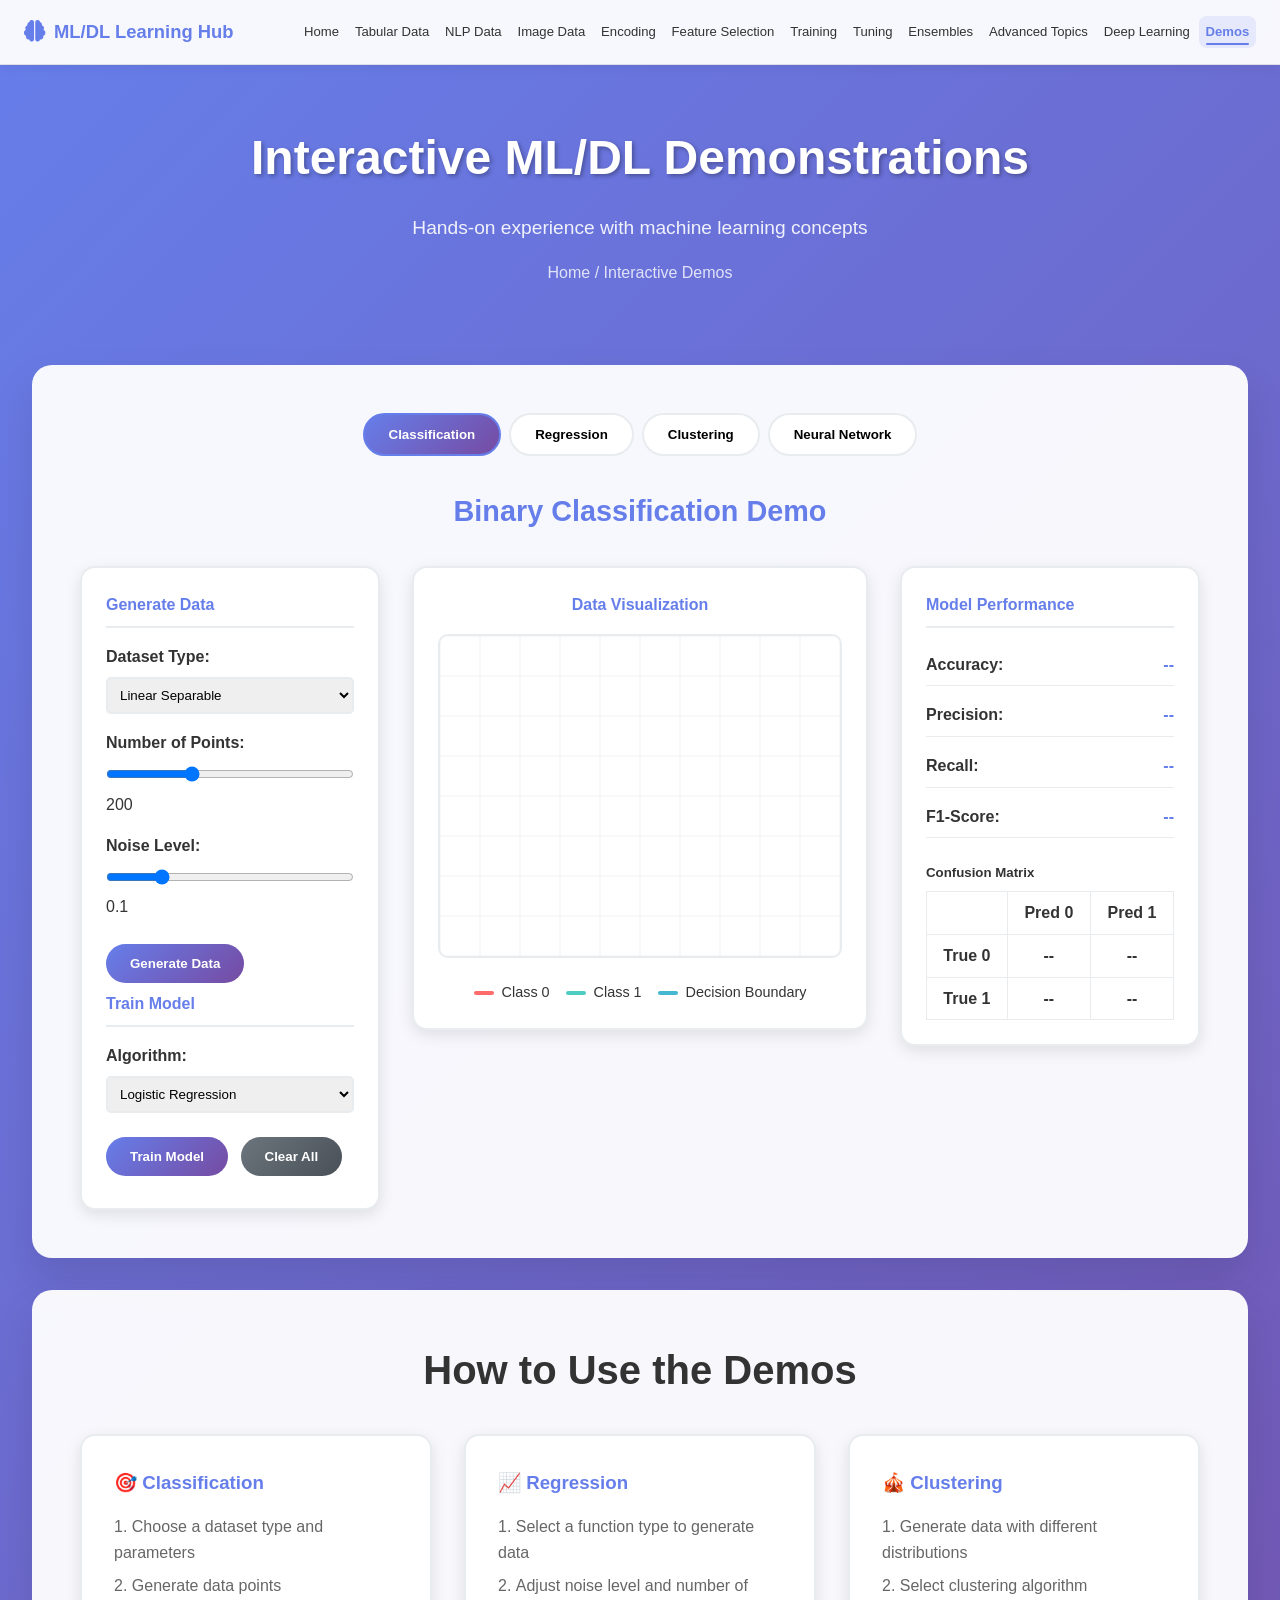
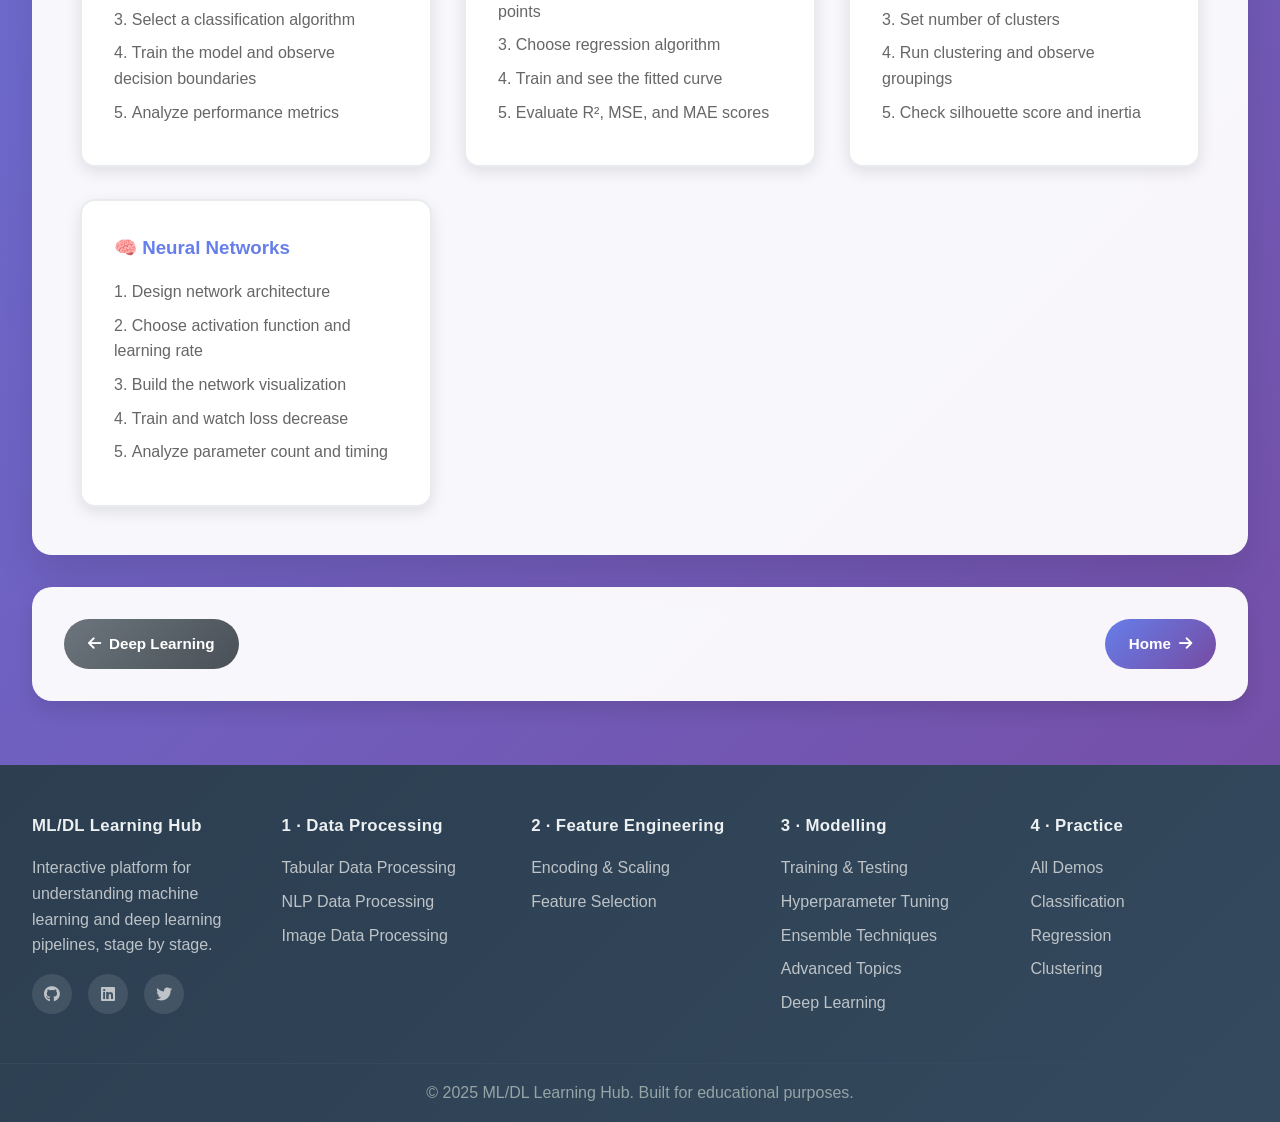
<file: interactive-demos.html>
<!DOCTYPE html>
<html lang="en">
<head>
    <meta charset="UTF-8">
    <meta name="viewport" content="width=device-width, initial-scale=1.0">
    <title>Interactive Demos - ML/DL Learning Hub</title>
    <link rel="stylesheet" href="styles/main.css">
    <link href="https://cdnjs.cloudflare.com/ajax/libs/font-awesome/6.0.0/css/all.min.css" rel="stylesheet">
</head>
<body>
    <!-- Navigation -->
    <nav class="navbar">
        <div class="nav-container">
            <div class="nav-brand">
                <i class="fas fa-brain"></i>
                <span>ML/DL Learning Hub</span>
            </div>
            <ul class="nav-menu" id="navMenu">
                <li><a href="index.html" class="nav-link">Home</a></li>
                <li><a href="tabular-data.html" class="nav-link">Tabular Data</a></li>
                <li><a href="nlp-pipeline.html" class="nav-link">NLP Data</a></li>
                <li><a href="image-processing.html" class="nav-link">Image Data</a></li>
                <li><a href="encoding.html" class="nav-link">Encoding</a></li>
                <li><a href="feature-selection.html" class="nav-link">Feature Selection</a></li>
                <li><a href="training-testing.html" class="nav-link">Training</a></li>
                <li><a href="hyperparameter-tuning.html" class="nav-link">Tuning</a></li>
                <li><a href="ensemble-techniques.html" class="nav-link">Ensembles</a></li>
                <li><a href="advanced-topics.html" class="nav-link">Advanced Topics</a></li>
                <li><a href="dl.html" class="nav-link">Deep Learning</a></li>
                <li><a href="interactive-demos.html" class="nav-link active" aria-current="page">Demos</a></li>
            </ul>
            <div class="hamburger" role="button" tabindex="0" aria-label="Toggle navigation menu" aria-expanded="false" aria-controls="navMenu">
                <span></span>
                <span></span>
                <span></span>
            </div>
        </div>
    </nav>

    <!-- Page Header -->
    <section class="page-header">
        <div class="container">
            <h1>Interactive ML/DL Demonstrations</h1>
            <p>Hands-on experience with machine learning concepts</p>
            <div class="breadcrumb">
                <a href="index.html">Home</a> <span>/</span> <span>Interactive Demos</span>
            </div>
        </div>
    </section>

    <!-- Main Content -->
    <section class="main-content">
        <div class="container">
            <div class="interactive-demo">
                <div class="demo-tabs">
                    <button class="demo-tab-button active" onclick="showDemo('classification')">Classification</button>
                    <button class="demo-tab-button" onclick="showDemo('regression')">Regression</button>
                    <button class="demo-tab-button" onclick="showDemo('clustering')">Clustering</button>
                    <button class="demo-tab-button" onclick="showDemo('neural-playground')">Neural Network</button>
                </div>

                <!-- Classification Demo -->
                <div id="classification-demo" class="demo-content active">
                    <h3>Binary Classification Demo</h3>
                    <div class="demo-interface">
                        <div class="demo-controls">
                            <h4>Generate Data</h4>
                            <div class="control-group">
                                <label>Dataset Type:</label>
                                <select id="dataset-type">
                                    <option value="linear">Linear Separable</option>
                                    <option value="circular">Circular</option>
                                    <option value="moons">Two Moons</option>
                                    <option value="blobs">Gaussian Blobs</option>
                                </select>
                            </div>
                            <div class="control-group">
                                <label>Number of Points:</label>
                                <input type="range" id="num-points" min="50" max="500" value="200">
                                <span id="points-value">200</span>
                            </div>
                            <div class="control-group">
                                <label>Noise Level:</label>
                                <input type="range" id="noise-level" min="0" max="0.5" step="0.1" value="0.1">
                                <span id="noise-value">0.1</span>
                            </div>
                            <button onclick="generateData()" class="demo-button">Generate Data</button>
                            
                            <h4>Train Model</h4>
                            <div class="control-group">
                                <label>Algorithm:</label>
                                <select id="algorithm-type">
                                    <option value="logistic">Logistic Regression</option>
                                    <option value="svm">SVM</option>
                                    <option value="knn">K-Nearest Neighbors</option>
                                    <option value="tree">Decision Tree</option>
                                </select>
                            </div>
                            <button onclick="trainModel()" class="demo-button">Train Model</button>
                            <button onclick="clearAll()" class="demo-button secondary">Clear All</button>
                        </div>
                        
                        <div class="demo-visualization">
                            <h4>Data Visualization</h4>
                            <canvas id="classification-canvas" width="500" height="400"></canvas>
                            <div class="legend">
                                <div class="legend-item">
                                    <div class="legend-color class-0"></div>
                                    <span>Class 0</span>
                                </div>
                                <div class="legend-item">
                                    <div class="legend-color class-1"></div>
                                    <span>Class 1</span>
                                </div>
                                <div class="legend-item">
                                    <div class="legend-color decision-boundary"></div>
                                    <span>Decision Boundary</span>
                                </div>
                            </div>
                        </div>
                        
                        <div class="demo-results">
                            <h4>Model Performance</h4>
                            <div class="results-grid">
                                <div class="result-item">
                                    <span class="result-label">Accuracy:</span>
                                    <span class="result-value" id="demo-accuracy">--</span>
                                </div>
                                <div class="result-item">
                                    <span class="result-label">Precision:</span>
                                    <span class="result-value" id="demo-precision">--</span>
                                </div>
                                <div class="result-item">
                                    <span class="result-label">Recall:</span>
                                    <span class="result-value" id="demo-recall">--</span>
                                </div>
                                <div class="result-item">
                                    <span class="result-label">F1-Score:</span>
                                    <span class="result-value" id="demo-f1">--</span>
                                </div>
                            </div>
                            <div class="confusion-matrix-demo">
                                <h5>Confusion Matrix</h5>
                                <table id="demo-confusion-matrix">
                                    <tr>
                                        <td></td>
                                        <td>Pred 0</td>
                                        <td>Pred 1</td>
                                    </tr>
                                    <tr>
                                        <td>True 0</td>
                                        <td id="demo-tn">--</td>
                                        <td id="demo-fp">--</td>
                                    </tr>
                                    <tr>
                                        <td>True 1</td>
                                        <td id="demo-fn">--</td>
                                        <td id="demo-tp">--</td>
                                    </tr>
                                </table>
                            </div>
                        </div>
                    </div>
                </div>

                <!-- Regression Demo -->
                <div id="regression-demo" class="demo-content">
                    <h3>Regression Demo</h3>
                    <div class="demo-interface">
                        <div class="demo-controls">
                            <h4>Generate Data</h4>
                            <div class="control-group">
                                <label>Function Type:</label>
                                <select id="function-type">
                                    <option value="linear">Linear</option>
                                    <option value="polynomial">Polynomial</option>
                                    <option value="sine">Sine Wave</option>
                                    <option value="exponential">Exponential</option>
                                </select>
                            </div>
                            <div class="control-group">
                                <label>Number of Points:</label>
                                <input type="range" id="reg-num-points" min="20" max="200" value="100">
                                <span id="reg-points-value">100</span>
                            </div>
                            <div class="control-group">
                                <label>Noise Level:</label>
                                <input type="range" id="reg-noise-level" min="0" max="1" step="0.1" value="0.3">
                                <span id="reg-noise-value">0.3</span>
                            </div>
                            <button onclick="generateRegressionData()" class="demo-button">Generate Data</button>
                            
                            <h4>Train Model</h4>
                            <div class="control-group">
                                <label>Model Type:</label>
                                <select id="regression-algorithm">
                                    <option value="linear">Linear Regression</option>
                                    <option value="polynomial">Polynomial Regression</option>
                                    <option value="ridge">Ridge Regression</option>
                                </select>
                            </div>
                            <div class="control-group">
                                <label>Polynomial Degree:</label>
                                <input type="range" id="poly-degree" min="1" max="10" value="3">
                                <span id="degree-value">3</span>
                            </div>
                            <button onclick="trainRegressionModel()" class="demo-button">Train Model</button>
                        </div>
                        
                        <div class="demo-visualization">
                            <h4>Regression Visualization</h4>
                            <canvas id="regression-canvas" width="500" height="400"></canvas>
                            <div class="legend">
                                <div class="legend-item">
                                    <div class="legend-color data-points"></div>
                                    <span>Data Points</span>
                                </div>
                                <div class="legend-item">
                                    <div class="legend-color regression-line"></div>
                                    <span>Fitted Line</span>
                                </div>
                            </div>
                        </div>
                        
                        <div class="demo-results">
                            <h4>Model Performance</h4>
                            <div class="results-grid">
                                <div class="result-item">
                                    <span class="result-label">R² Score:</span>
                                    <span class="result-value" id="r2-score">--</span>
                                </div>
                                <div class="result-item">
                                    <span class="result-label">MSE:</span>
                                    <span class="result-value" id="mse-score">--</span>
                                </div>
                                <div class="result-item">
                                    <span class="result-label">MAE:</span>
                                    <span class="result-value" id="mae-score">--</span>
                                </div>
                            </div>
                        </div>
                    </div>
                </div>

                <!-- Clustering Demo -->
                <div id="clustering-demo" class="demo-content">
                    <h3>Clustering Demo</h3>
                    <div class="demo-interface">
                        <div class="demo-controls">
                            <h4>Generate Data</h4>
                            <div class="control-group">
                                <label>Data Distribution:</label>
                                <select id="cluster-data-type">
                                    <option value="blobs">Gaussian Blobs</option>
                                    <option value="circles">Concentric Circles</option>
                                    <option value="moons">Half Moons</option>
                                    <option value="random">Random</option>
                                </select>
                            </div>
                            <div class="control-group">
                                <label>Number of Points:</label>
                                <input type="range" id="cluster-num-points" min="50" max="300" value="150">
                                <span id="cluster-points-value">150</span>
                            </div>
                            <button onclick="generateClusterData()" class="demo-button">Generate Data</button>
                            
                            <h4>Clustering Algorithm</h4>
                            <div class="control-group">
                                <label>Algorithm:</label>
                                <select id="clustering-algorithm">
                                    <option value="kmeans">K-Means</option>
                                    <option value="dbscan">DBSCAN</option>
                                    <option value="hierarchical">Hierarchical</option>
                                </select>
                            </div>
                            <div class="control-group">
                                <label>Number of Clusters (K):</label>
                                <input type="range" id="num-clusters" min="2" max="8" value="3">
                                <span id="clusters-value">3</span>
                            </div>
                            <button onclick="runClustering()" class="demo-button">Run Clustering</button>
                        </div>
                        
                        <div class="demo-visualization">
                            <h4>Clustering Results</h4>
                            <canvas id="clustering-canvas" width="500" height="400"></canvas>
                            <div class="legend">
                                <div class="legend-item">
                                    <div class="legend-color cluster-0"></div>
                                    <span>Cluster 1</span>
                                </div>
                                <div class="legend-item">
                                    <div class="legend-color cluster-1"></div>
                                    <span>Cluster 2</span>
                                </div>
                                <div class="legend-item">
                                    <div class="legend-color cluster-2"></div>
                                    <span>Cluster 3</span>
                                </div>
                                <div class="legend-item">
                                    <div class="legend-color centroid"></div>
                                    <span>Centroids</span>
                                </div>
                            </div>
                        </div>
                        
                        <div class="demo-results">
                            <h4>Clustering Metrics</h4>
                            <div class="results-grid">
                                <div class="result-item">
                                    <span class="result-label">Silhouette Score:</span>
                                    <span class="result-value" id="silhouette-score">--</span>
                                </div>
                                <div class="result-item">
                                    <span class="result-label">Inertia:</span>
                                    <span class="result-value" id="inertia-score">--</span>
                                </div>
                                <div class="result-item">
                                    <span class="result-label">Number of Clusters:</span>
                                    <span class="result-value" id="final-clusters">--</span>
                                </div>
                            </div>
                        </div>
                    </div>
                </div>

                <!-- Neural Network Playground -->
                <div id="neural-playground-demo" class="demo-content">
                    <h3>Neural Network Playground</h3>
                    <div class="demo-interface">
                        <div class="demo-controls">
                            <h4>Network Architecture</h4>
                            <div class="control-group">
                                <label>Hidden Layers:</label>
                                <input type="range" id="num-layers" min="1" max="4" value="2">
                                <span id="layers-value">2</span>
                            </div>
                            <div class="control-group">
                                <label>Neurons per Layer:</label>
                                <input type="range" id="neurons-per-layer" min="2" max="10" value="4">
                                <span id="neurons-value">4</span>
                            </div>
                            <div class="control-group">
                                <label>Activation Function:</label>
                                <select id="activation-function">
                                    <option value="relu">ReLU</option>
                                    <option value="sigmoid">Sigmoid</option>
                                    <option value="tanh">Tanh</option>
                                </select>
                            </div>
                            <div class="control-group">
                                <label>Learning Rate:</label>
                                <input type="range" id="nn-learning-rate" min="0.001" max="0.1" step="0.001" value="0.01">
                                <span id="lr-value">0.01</span>
                            </div>
                            <button onclick="buildNetwork()" class="demo-button">Build Network</button>
                            <button onclick="trainNetwork()" class="demo-button">Train Network</button>
                            <button onclick="resetNetwork()" class="demo-button secondary">Reset</button>
                        </div>
                        
                        <div class="demo-visualization">
                            <h4>Network Visualization</h4>
                            <div class="neural-network-viz" id="network-diagram"></div>
                            <div class="training-progress">
                                <h5>Training Progress</h5>
                                <canvas id="loss-chart" width="400" height="200"></canvas>
                                <div class="training-info">
                                    <span>Epoch: <span id="current-nn-epoch">0</span></span>
                                    <span>Loss: <span id="current-nn-loss">0.000</span></span>
                                    <span>Accuracy: <span id="current-nn-accuracy">0%</span></span>
                                </div>
                            </div>
                        </div>
                        
                        <div class="demo-results">
                            <h4>Network Details</h4>
                            <div class="network-info">
                                <div class="info-item">
                                    <span class="info-label">Total Parameters:</span>
                                    <span class="info-value" id="total-params">--</span>
                                </div>
                                <div class="info-item">
                                    <span class="info-label">Forward Pass Time:</span>
                                    <span class="info-value" id="forward-time">--</span>
                                </div>
                                <div class="info-item">
                                    <span class="info-label">Training Time:</span>
                                    <span class="info-value" id="training-time">--</span>
                                </div>
                            </div>
                            <div class="weight-visualization">
                                <h5>Weight Distributions</h5>
                                <canvas id="weight-hist" width="300" height="150"></canvas>
                            </div>
                        </div>
                    </div>
                </div>
            </div>
        </div>
    </section>

    <!-- Demo Instructions -->
    <section class="demo-instructions">
        <div class="container">
            <h2>How to Use the Demos</h2>
            <div class="instructions-grid">
                <div class="instruction-card">
                    <h3>🎯 Classification</h3>
                    <ol>
                        <li>Choose a dataset type and parameters</li>
                        <li>Generate data points</li>
                        <li>Select a classification algorithm</li>
                        <li>Train the model and observe decision boundaries</li>
                        <li>Analyze performance metrics</li>
                    </ol>
                </div>
                <div class="instruction-card">
                    <h3>📈 Regression</h3>
                    <ol>
                        <li>Select a function type to generate data</li>
                        <li>Adjust noise level and number of points</li>
                        <li>Choose regression algorithm</li>
                        <li>Train and see the fitted curve</li>
                        <li>Evaluate R², MSE, and MAE scores</li>
                    </ol>
                </div>
                <div class="instruction-card">
                    <h3>🎪 Clustering</h3>
                    <ol>
                        <li>Generate data with different distributions</li>
                        <li>Select clustering algorithm</li>
                        <li>Set number of clusters</li>
                        <li>Run clustering and observe groupings</li>
                        <li>Check silhouette score and inertia</li>
                    </ol>
                </div>
                <div class="instruction-card">
                    <h3>🧠 Neural Networks</h3>
                    <ol>
                        <li>Design network architecture</li>
                        <li>Choose activation function and learning rate</li>
                        <li>Build the network visualization</li>
                        <li>Train and watch loss decrease</li>
                        <li>Analyze parameter count and timing</li>
                    </ol>
                </div>
            </div>
        </div>
    </section>

    <!-- Navigation -->
    <section class="page-navigation">
        <div class="container">
            <div class="nav-links">
                <a href="dl.html" class="nav-btn prev">
                    <i class="fas fa-arrow-left"></i> Deep Learning
                </a>
                <a href="index.html" class="nav-btn next">
                    Home <i class="fas fa-arrow-right"></i>
                </a>
            </div>
        </div>
    </section>

    <!-- Footer -->
    <footer class="footer">
        <div class="footer-content">
            <div class="footer-section">
                <h3>ML/DL Learning Hub</h3>
                <p>Interactive platform for understanding machine learning and deep learning pipelines, stage by stage.</p>
                <div class="social-links">
                    <a href="#" aria-label="GitHub"><i class="fab fa-github"></i></a>
                    <a href="#" aria-label="LinkedIn"><i class="fab fa-linkedin"></i></a>
                    <a href="#" aria-label="Twitter"><i class="fab fa-twitter"></i></a>
                </div>
            </div>
            <div class="footer-section">
                <h4>1 &middot; Data Processing</h4>
                <ul>
                    <li><a href="tabular-data.html">Tabular Data Processing</a></li>
                    <li><a href="nlp-pipeline.html">NLP Data Processing</a></li>
                    <li><a href="image-processing.html">Image Data Processing</a></li>
                </ul>
            </div>
            <div class="footer-section">
                <h4>2 &middot; Feature Engineering</h4>
                <ul>
                    <li><a href="encoding.html">Encoding &amp; Scaling</a></li>
                    <li><a href="feature-selection.html">Feature Selection</a></li>
                </ul>
            </div>
            <div class="footer-section">
                <h4>3 &middot; Modelling</h4>
                <ul>
                    <li><a href="training-testing.html">Training &amp; Testing</a></li>
                    <li><a href="hyperparameter-tuning.html">Hyperparameter Tuning</a></li>
                    <li><a href="ensemble-techniques.html">Ensemble Techniques</a></li>
                    <li><a href="advanced-topics.html">Advanced Topics</a></li>
                    <li><a href="dl.html">Deep Learning</a></li>
                </ul>
            </div>
            <div class="footer-section">
                <h4>4 &middot; Practice</h4>
                <ul>
                    <li><a href="interactive-demos.html">All Demos</a></li>
                    <li><a href="interactive-demos.html#classification">Classification</a></li>
                    <li><a href="interactive-demos.html#regression">Regression</a></li>
                    <li><a href="interactive-demos.html#clustering">Clustering</a></li>
                </ul>
            </div>
        </div>
        <div class="footer-bottom">
            <p>&copy; 2025 ML/DL Learning Hub. Built for educational purposes.</p>
        </div>
    </footer>

    <!-- Scripts -->
    <script src="js/main.js"></script>
    <script src="js/interactive-demos.js"></script>
</body>
</html>
</file>
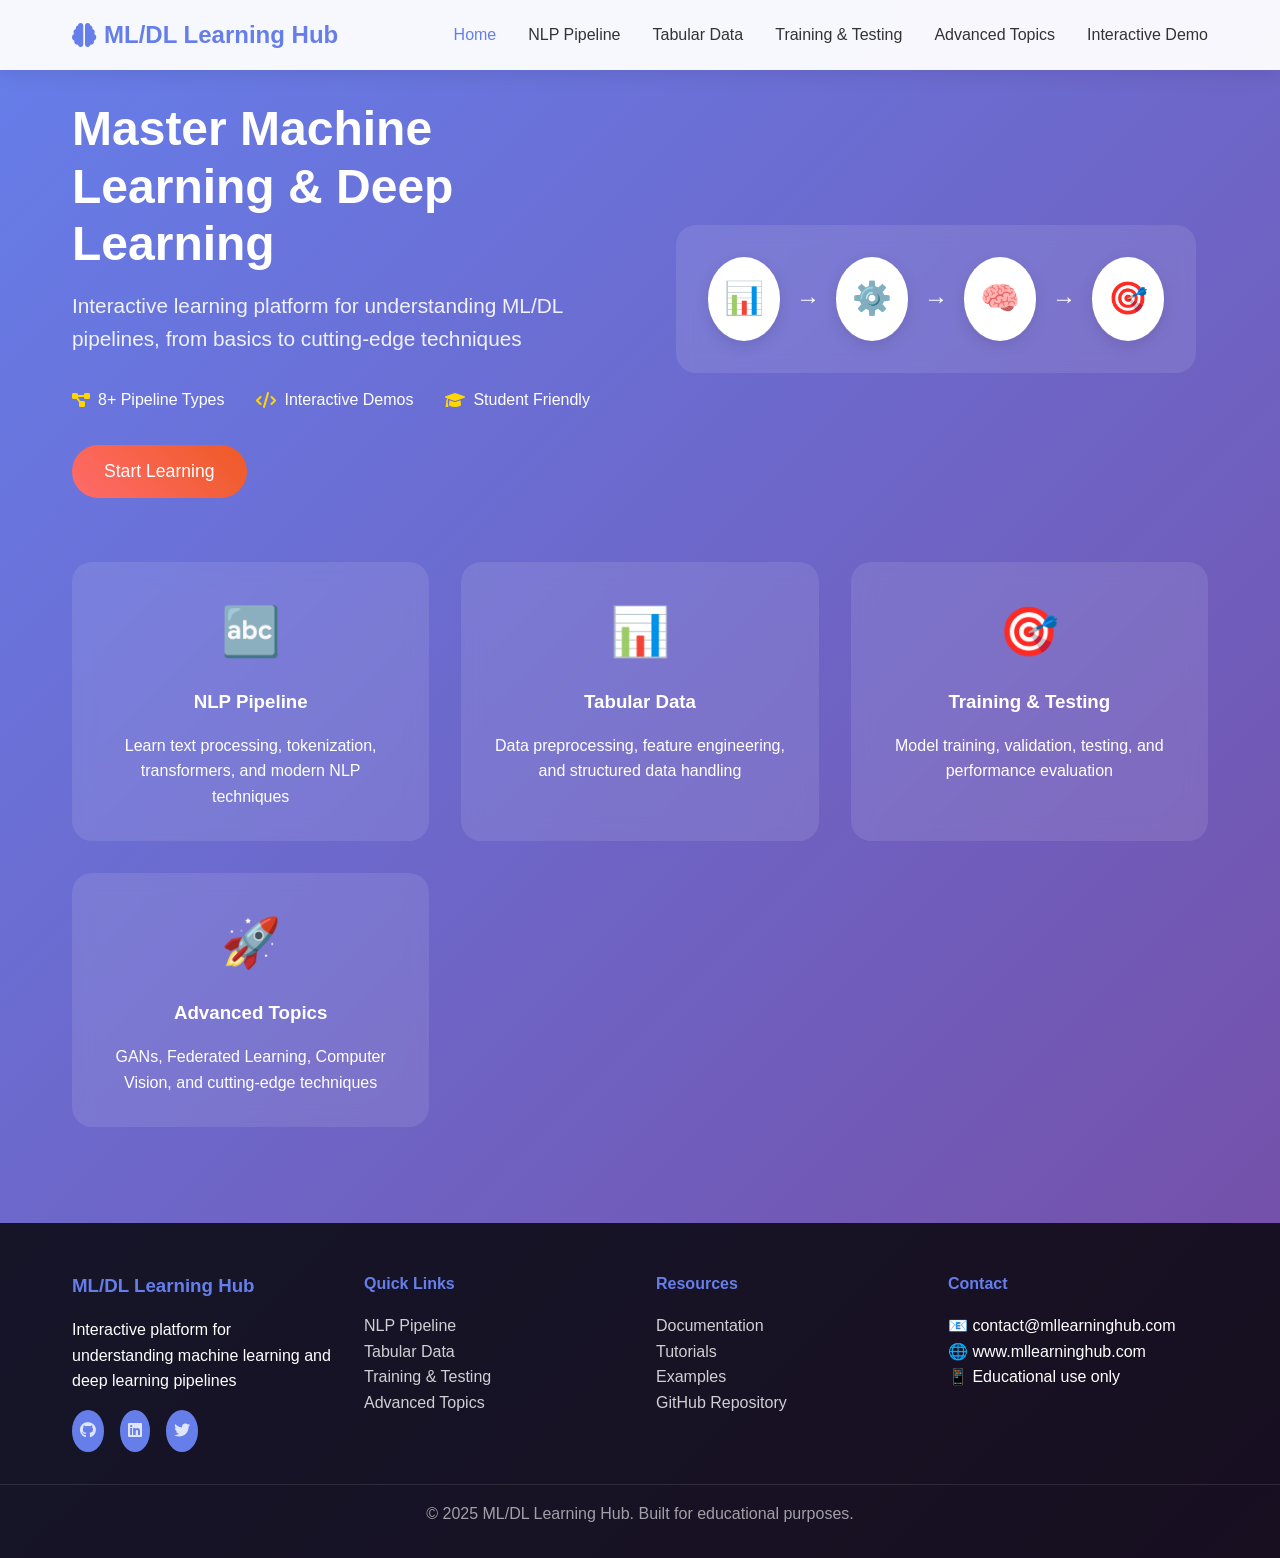
<file: mlpipeline.html>
<!DOCTYPE html>
<html lang="en">
<head>
    <meta charset="UTF-8">
    <meta name="viewport" content="width=device-width, initial-scale=1.0">
    <title>ML/DL Pipeline Teaching Tool</title>
    <link href="https://cdnjs.cloudflare.com/ajax/libs/font-awesome/6.0.0/css/all.min.css" rel="stylesheet">
    <style>
        * {
            margin: 0;
            padding: 0;
            box-sizing: border-box;
        }

        body {
            font-family: 'Segoe UI', Tahoma, Geneva, Verdana, sans-serif;
            line-height: 1.6;
            color: #333;
            background: linear-gradient(135deg, #667eea 0%, #764ba2 100%);
            min-height: 100vh;
        }

        /* Navigation */
        .navbar {
            background: rgba(255, 255, 255, 0.95);
            backdrop-filter: blur(10px);
            padding: 1rem 0;
            position: fixed;
            width: 100%;
            top: 0;
            z-index: 1000;
            box-shadow: 0 2px 20px rgba(0, 0, 0, 0.1);
        }

        .nav-container {
            max-width: 1200px;
            margin: 0 auto;
            display: flex;
            justify-content: space-between;
            align-items: center;
            padding: 0 2rem;
        }

        .nav-brand {
            display: flex;
            align-items: center;
            gap: 0.5rem;
            font-size: 1.5rem;
            font-weight: bold;
            color: #667eea;
        }

        .nav-menu {
            display: flex;
            list-style: none;
            gap: 2rem;
        }

        .nav-link {
            text-decoration: none;
            color: #333;
            font-weight: 500;
            transition: color 0.3s;
            cursor: pointer;
        }

        .nav-link:hover, .nav-link.active {
            color: #667eea;
        }

        .hamburger {
            display: none;
            flex-direction: column;
            cursor: pointer;
        }

        .hamburger span {
            width: 25px;
            height: 3px;
            background: #333;
            margin: 3px 0;
            transition: 0.3s;
        }

        /* Sections */
        .section {
            display: none;
            min-height: 100vh;
            padding: 100px 2rem 2rem;
            max-width: 1200px;
            margin: 0 auto;
        }

        .section.active {
            display: block;
        }

        .section-header {
            text-align: center;
            margin-bottom: 3rem;
        }

        .section-header h2 {
            font-size: 2.5rem;
            color: white;
            margin-bottom: 1rem;
        }

        .section-header p {
            font-size: 1.2rem;
            color: rgba(255, 255, 255, 0.9);
        }

        /* Hero Section */
        .hero {
            display: grid;
            grid-template-columns: 1fr 1fr;
            gap: 3rem;
            align-items: center;
            margin-bottom: 4rem;
        }

        .hero-content {
            text-align: left;
        }

        .hero-title {
            font-size: 3rem;
            color: white;
            margin-bottom: 1rem;
            line-height: 1.2;
        }

        .hero-subtitle {
            font-size: 1.3rem;
            color: rgba(255, 255, 255, 0.9);
            margin-bottom: 2rem;
        }

        .hero-stats {
            display: flex;
            gap: 2rem;
            margin-bottom: 2rem;
        }

        .stat {
            display: flex;
            align-items: center;
            gap: 0.5rem;
            color: white;
        }

        .stat i {
            color: #ffd700;
        }

        .cta-button {
            background: linear-gradient(45deg, #ff6b6b, #ee5a24);
            color: white;
            border: none;
            padding: 1rem 2rem;
            font-size: 1.1rem;
            border-radius: 50px;
            cursor: pointer;
            transition: transform 0.3s, box-shadow 0.3s;
        }

        .cta-button:hover {
            transform: translateY(-2px);
            box-shadow: 0 10px 25px rgba(0, 0, 0, 0.2);
        }

        .hero-visual {
            display: flex;
            justify-content: center;
            align-items: center;
        }

        .pipeline-preview {
            display: flex;
            align-items: center;
            gap: 1rem;
            background: rgba(255, 255, 255, 0.1);
            padding: 2rem;
            border-radius: 20px;
            backdrop-filter: blur(10px);
        }

        .pipeline-node {
            background: white;
            padding: 1rem;
            border-radius: 50%;
            font-size: 2rem;
            box-shadow: 0 5px 15px rgba(0, 0, 0, 0.1);
        }

        .pipeline-arrow {
            font-size: 1.5rem;
            color: white;
        }

        /* Feature Cards */
        .features-grid {
            display: grid;
            grid-template-columns: repeat(auto-fit, minmax(280px, 1fr));
            gap: 2rem;
        }

        .feature-card {
            background: rgba(255, 255, 255, 0.1);
            backdrop-filter: blur(10px);
            padding: 2rem;
            border-radius: 20px;
            text-align: center;
            color: white;
            cursor: pointer;
            transition: transform 0.3s, box-shadow 0.3s;
        }

        .feature-card:hover {
            transform: translateY(-5px);
            box-shadow: 0 15px 35px rgba(0, 0, 0, 0.2);
        }

        .feature-icon {
            font-size: 3rem;
            margin-bottom: 1rem;
        }

        .feature-card h3 {
            margin-bottom: 1rem;
        }

        /* Pipeline Stages */
        .pipeline-container {
            max-width: 800px;
            margin: 0 auto;
        }

        .pipeline-stage {
            background: rgba(255, 255, 255, 0.1);
            backdrop-filter: blur(10px);
            margin-bottom: 2rem;
            border-radius: 15px;
            overflow: hidden;
            transition: transform 0.3s;
        }

        .pipeline-stage:hover {
            transform: scale(1.02);
        }

        .stage-header {
            background: linear-gradient(45deg, #667eea, #764ba2);
            padding: 1.5rem;
            display: flex;
            align-items: center;
            gap: 1rem;
        }

        .stage-number {
            background: white;
            color: #667eea;
            width: 40px;
            height: 40px;
            border-radius: 50%;
            display: flex;
            align-items: center;
            justify-content: center;
            font-weight: bold;
            font-size: 1.2rem;
        }

        .stage-header h3 {
            color: white;
        }

        .stage-content {
            padding: 2rem;
            color: white;
        }

        .stage-demo {
            background: rgba(0, 0, 0, 0.2);
            padding: 1.5rem;
            border-radius: 10px;
            margin-top: 1rem;
        }

        .demo-input label, .demo-output label {
            display: block;
            margin-bottom: 0.5rem;
            font-weight: bold;
        }

        .demo-input textarea {
            width: 100%;
            padding: 0.75rem;
            border: none;
            border-radius: 5px;
            resize: vertical;
            min-height: 80px;
        }

        .token-output {
            background: #2c3e50;
            color: #ecf0f1;
            padding: 1rem;
            border-radius: 5px;
            font-family: monospace;
            margin: 1rem 0;
            word-break: break-all;
        }

        .demo-button {
            background: #3498db;
            color: white;
            border: none;
            padding: 0.75rem 1.5rem;
            border-radius: 5px;
            cursor: pointer;
            transition: background 0.3s;
            margin-top: 1rem;
        }

        .demo-button:hover {
            background: #2980b9;
        }

        .demo-button.secondary {
            background: #95a5a6;
        }

        .demo-button.secondary:hover {
            background: #7f8c8d;
        }

        /* Interactive Demo */
        .demo-tabs {
            display: flex;
            gap: 1rem;
            margin-bottom: 2rem;
            flex-wrap: wrap;
        }

        .demo-tab-button {
            background: rgba(255, 255, 255, 0.2);
            color: white;
            border: none;
            padding: 1rem 2rem;
            border-radius: 10px;
            cursor: pointer;
            transition: all 0.3s;
        }

        .demo-tab-button.active, .demo-tab-button:hover {
            background: rgba(255, 255, 255, 0.3);
            transform: translateY(-2px);
        }

        .demo-content {
            display: none;
            background: rgba(255, 255, 255, 0.1);
            backdrop-filter: blur(10px);
            padding: 2rem;
            border-radius: 15px;
            color: white;
        }

        .demo-content.active {
            display: block;
        }

        .demo-interface {
            display: grid;
            grid-template-columns: 300px 1fr 250px;
            gap: 2rem;
        }

        .control-group {
            margin-bottom: 1rem;
        }

        .control-group label {
            display: block;
            margin-bottom: 0.5rem;
            font-weight: bold;
        }

        .control-group input, .control-group select {
            width: 100%;
            padding: 0.5rem;
            border: none;
            border-radius: 5px;
        }

        .demo-visualization {
            text-align: center;
        }

        .demo-visualization canvas {
            border: 2px solid rgba(255, 255, 255, 0.3);
            border-radius: 10px;
            background: white;
        }

        /* Footer */
        .footer {
            background: rgba(0, 0, 0, 0.8);
            color: white;
            padding: 3rem 0 1rem;
            margin-top: 4rem;
        }

        .footer-content {
            max-width: 1200px;
            margin: 0 auto;
            display: grid;
            grid-template-columns: repeat(auto-fit, minmax(250px, 1fr));
            gap: 2rem;
            padding: 0 2rem;
        }

        .footer-section h3, .footer-section h4 {
            margin-bottom: 1rem;
            color: #667eea;
        }

        .footer-section ul {
            list-style: none;
        }

        .footer-section a {
            color: rgba(255, 255, 255, 0.8);
            text-decoration: none;
            transition: color 0.3s;
        }

        .footer-section a:hover {
            color: #667eea;
        }

        .social-links {
            display: flex;
            gap: 1rem;
            margin-top: 1rem;
        }

        .social-links a {
            background: #667eea;
            padding: 0.5rem;
            border-radius: 50%;
            transition: background 0.3s;
        }

        .social-links a:hover {
            background: #764ba2;
        }

        .footer-bottom {
            text-align: center;
            padding: 1rem 2rem;
            border-top: 1px solid rgba(255, 255, 255, 0.1);
            margin-top: 2rem;
            color: rgba(255, 255, 255, 0.6);
        }

        /* Responsive Design */
        @media (max-width: 768px) {
            .hamburger {
                display: flex;
            }

            .nav-menu {
                position: fixed;
                left: -100%;
                top: 70px;
                flex-direction: column;
                background-color: white;
                width: 100%;
                text-align: center;
                transition: 0.3s;
                box-shadow: 0 10px 27px rgba(0, 0, 0, 0.05);
                padding: 2rem 0;
            }

            .nav-menu.active {
                left: 0;
            }

            .hero {
                grid-template-columns: 1fr;
                text-align: center;
            }

            .hero-title {
                font-size: 2rem;
            }

            .demo-interface {
                grid-template-columns: 1fr;
            }

            .hero-stats {
                justify-content: center;
            }
        }
    </style>
</head>
<body>
    <!-- Navigation -->
    <nav class="navbar">
        <div class="nav-container">
            <div class="nav-brand">
                <i class="fas fa-brain"></i>
                <span>ML/DL Learning Hub</span>
            </div>
            <ul class="nav-menu">
                <li><a href="#home" class="nav-link active">Home</a></li>
                <li><a href="#nlp" class="nav-link">NLP Pipeline</a></li>
                <li><a href="#tabular" class="nav-link">Tabular Data</a></li>
                <li><a href="#training" class="nav-link">Training & Testing</a></li>
                <li><a href="#advanced" class="nav-link">Advanced Topics</a></li>
                <li><a href="#interactive" class="nav-link">Interactive Demo</a></li>
            </ul>
            <div class="hamburger">
                <span></span>
                <span></span>
                <span></span>
            </div>
        </div>
    </nav>

    <!-- Home Section -->
    <section id="home" class="section active">
        <div class="hero">
            <div class="hero-content">
                <h1 class="hero-title">Master Machine Learning & Deep Learning</h1>
                <p class="hero-subtitle">Interactive learning platform for understanding ML/DL pipelines, from basics to cutting-edge techniques</p>
                <div class="hero-stats">
                    <div class="stat">
                        <i class="fas fa-project-diagram"></i>
                        <span>8+ Pipeline Types</span>
                    </div>
                    <div class="stat">
                        <i class="fas fa-code"></i>
                        <span>Interactive Demos</span>
                    </div>
                    <div class="stat">
                        <i class="fas fa-graduation-cap"></i>
                        <span>Student Friendly</span>
                    </div>
                </div>
                <button class="cta-button" onclick="showSection('nlp')">Start Learning</button>
            </div>
            <div class="hero-visual">
                <div class="pipeline-preview">
                    <div class="pipeline-node" data-tooltip="Data Input">📊</div>
                    <div class="pipeline-arrow">→</div>
                    <div class="pipeline-node" data-tooltip="Processing">⚙️</div>
                    <div class="pipeline-arrow">→</div>
                    <div class="pipeline-node" data-tooltip="Model Training">🧠</div>
                    <div class="pipeline-arrow">→</div>
                    <div class="pipeline-node" data-tooltip="Prediction">🎯</div>
                </div>
            </div>
        </div>

        <div class="features-grid">
            <div class="feature-card" onclick="showSection('nlp')">
                <div class="feature-icon">🔤</div>
                <h3>NLP Pipeline</h3>
                <p>Learn text processing, tokenization, transformers, and modern NLP techniques</p>
            </div>
            <div class="feature-card" onclick="showSection('tabular')">
                <div class="feature-icon">📊</div>
                <h3>Tabular Data</h3>
                <p>Data preprocessing, feature engineering, and structured data handling</p>
            </div>
            <div class="feature-card" onclick="showSection('training')">
                <div class="feature-icon">🎯</div>
                <h3>Training & Testing</h3>
                <p>Model training, validation, testing, and performance evaluation</p>
            </div>
            <div class="feature-card" onclick="showSection('advanced')">
                <div class="feature-icon">🚀</div>
                <h3>Advanced Topics</h3>
                <p>GANs, Federated Learning, Computer Vision, and cutting-edge techniques</p>
            </div>
        </div>
    </section>

    <!-- NLP Pipeline Section -->
    <section id="nlp" class="section">
        <div class="section-header">
            <h2>Natural Language Processing Pipeline</h2>
            <p>Understanding how machines process and understand human language</p>
        </div>
        
        <div class="pipeline-container">
            <div class="pipeline-stage">
                <div class="stage-header">
                    <div class="stage-number">1</div>
                    <h3>Text Input & Preprocessing</h3>
                </div>
                <div class="stage-content">
                    <div class="stage-explanation">
                        <h4>Raw Text Processing</h4>
                        <ul>
                            <li><strong>Tokenization:</strong> Breaking text into words, subwords, or characters</li>
                            <li><strong>Normalization:</strong> Lowercasing, removing punctuation</li>
                            <li><strong>Cleaning:</strong> Removing noise, HTML tags, special characters</li>
                        </ul>
                    </div>
                    <div class="stage-demo">
                        <div class="demo-input">
                            <label>Input Text:</label>
                            <textarea id="nlp-input" placeholder="Enter text to see tokenization...">"Hello World! How are you today?"</textarea>
                        </div>
                        <div class="demo-output">
                            <label>Tokenized Output:</label>
                            <div id="nlp-tokens" class="token-output">["Hello", "World", "!", "How", "are", "you", "today", "?"]</div>
                        </div>
                        <button onclick="tokenizeText()" class="demo-button">Tokenize</button>
                    </div>
                </div>
            </div>

            <div class="pipeline-stage">
                <div class="stage-header">
                    <div class="stage-number">2</div>
                    <h3>Embeddings & Encoding</h3>
                </div>
                <div class="stage-content">
                    <h4>Converting Text to Numbers</h4>
                    <ul>
                        <li><strong>Word Embeddings:</strong> Dense vector representations</li>
                        <li><strong>Positional Encoding:</strong> Adding position information</li>
                        <li><strong>Attention Mechanisms:</strong> Learning relationships between words</li>
                    </ul>
                </div>
            </div>

            <div class="pipeline-stage">
                <div class="stage-header">
                    <div class="stage-number">3</div>
                    <h3>Model Processing</h3>
                </div>
                <div class="stage-content">
                    <h4>Deep Learning Models</h4>
                    <ul>
                        <li><strong>Transformers:</strong> Attention-based architectures</li>
                        <li><strong>BERT/GPT:</strong> Pre-trained language models</li>
                        <li><strong>Fine-tuning:</strong> Adapting models for specific tasks</li>
                    </ul>
                </div>
            </div>

            <div class="pipeline-stage">
                <div class="stage-header">
                    <div class="stage-number">4</div>
                    <h3>Task-Specific Output</h3>
                </div>
                <div class="stage-content">
                    <h4>Applications</h4>
                    <ul>
                        <li><strong>Classification:</strong> Sentiment analysis, spam detection</li>
                        <li><strong>Generation:</strong> Text completion, translation</li>
                        <li><strong>Question Answering:</strong> Information retrieval</li>
                        <li><strong>Named Entity Recognition:</strong> Extracting entities</li>
                    </ul>
                </div>
            </div>
        </div>
    </section>

    <!-- Interactive Demo Section -->
    <section id="interactive" class="section">
        <div class="section-header">
            <h2>Interactive ML/DL Demo</h2>
            <p>Hands-on experience with machine learning concepts</p>
        </div>

        <div class="interactive-demo">
            <div class="demo-tabs">
                <button class="demo-tab-button active" onclick="showDemo('classification')">Classification</button>
                <button class="demo-tab-button" onclick="showDemo('regression')">Regression</button>
                <button class="demo-tab-button" onclick="showDemo('clustering')">Clustering</button>
                <button class="demo-tab-button" onclick="showDemo('neural')">Neural Network</button>
            </div>

            <div id="classification-demo" class="demo-content active">
                <h3>Binary Classification Demo</h3>
                <div class="demo-interface">
                    <div class="demo-controls">
                        <h4>Generate Data</h4>
                        <div class="control-group">
                            <label>Dataset Type:</label>
                            <select id="dataset-type">
                                <option value="linear">Linear Separable</option>
                                <option value="circular">Circular</option>
                                <option value="moons">Two Moons</option>
                                <option value="blobs">Gaussian Blobs</option>
                            </select>
                        </div>
                        <div class="control-group">
                            <label>Number of Points:</label>
                            <input type="range" id="num-points" min="50" max="500" value="200">
                            <span id="points-value">200</span>
                        </div>
                        <button onclick="generateData()" class="demo-button">Generate Data</button>
                        <button onclick="trainModel()" class="demo-button">Train Model</button>
                    </div>
                    <div class="demo-visualization">
                        <h4>Data Visualization</h4>
                        <canvas id="classification-canvas" width="400" height="300"></canvas>
                    </div>
                    <div class="demo-results">
                        <h4>Results</h4>
                        <div id="classification-results">
                            <p>Accuracy: <span id="accuracy">--</span></p>
                            <p>Status: <span id="status">Ready</span></p>
                        </div>
                    </div>
                </div>
            </div>

            <div id="regression-demo" class="demo-content">
                <h3>Regression Demo</h3>
                <div class="demo-interface">
                    <div class="demo-controls">
                        <h4>Generate Data</h4>
                        <div class="control-group">
                            <label>Function Type:</label>
                            <select id="function-type">
                                <option value="linear">Linear</option>
                                <option value="polynomial">Polynomial</option>
                                <option value="sine">Sine Wave</option>
                            </select>
                        </div>
                        <button onclick="generateRegressionData()" class="demo-button">Generate Data</button>
                        <button onclick="trainRegressionModel()" class="demo-button">Train Model</button>
                    </div>
                    <div class="demo-visualization">
                        <h4>Regression Visualization</h4>
                        <canvas id="regression-canvas" width="400" height="300"></canvas>
                    </div>
                    <div class="demo-results">
                        <h4>Results</h4>
                        <div id="regression-results">
                            <p>R² Score: <span id="r2-score">--</span></p>
                        </div>
                    </div>
                </div>
            </div>

            <div id="clustering-demo" class="demo-content">
                <h3>Clustering Demo</h3>
                <div class="demo-interface">
                    <div class="demo-controls">
                        <h4>Generate Data</h4>
                        <div class="control-group">
                            <label>Number of Clusters:</label>
                            <input type="range" id="num-clusters" min="2" max="8" value="3">
                            <span id="clusters-value">3</span>
                        </div>
                        <button onclick="generateClusterData()" class="demo-button">Generate Data</button>
                        <button onclick="runClustering()" class="demo-button">Run K-Means</button>
                    </div>
                    <div class="demo-visualization">
                        <h4>Clustering Results</h4>
                        <canvas id="clustering-canvas" width="400" height="300"></canvas>
                    </div>
                    <div class="demo-results">
                        <h4>Results</h4>
                        <div id="clustering-results">
                            <p>Clusters: <span id="final-clusters">--</span></p>
                        </div>
                    </div>
                </div>
            </div>

            <div id="neural-demo" class="demo-content">
                <h3>Neural Network Playground</h3>
                <div class="demo-interface">
                    <div class="demo-controls">
                        <h4>Network Architecture</h4>
                        <div class="control-group">
                            <label>Hidden Layers:</label>
                            <input type="range" id="num-layers" min="1" max="4" value="2">
                            <span id="layers-value">2</span>
                        </div>
                        <div class="control-group">
                            <label>Learning Rate:</label>
                            <input type="range" id="learning-rate" min="0.01" max="1" step="0.01" value="0.1">
                            <span id="lr-value">0.1</span>
                        </div>
                        <button onclick="buildNetwork()" class="demo-button">Build Network</button>
                        <button onclick="trainNetwork()" class="demo-button">Train Network</button>
                    </div>
                    <div class="demo-visualization">
                        <h4>Network Visualization</h4>
                        <canvas id="neural-canvas" width="400" height="300"></canvas>
                    </div>
                    <div class="demo-results">
                        <h4>Training Progress</h4>
                        <div id="neural-results">
                            <p>Epoch: <span id="epoch">0</span></p>
                            <p>Loss: <span id="loss">--</span></p>
                        </div>
                    </div>
                </div>
            </div>
        </div>
    </section>

    <!-- Tabular Data Section -->
    <section id="tabular" class="section">
        <div class="section-header">
            <h2>Tabular Data Processing</h2>
            <p>Learn how to handle structured data for machine learning</p>
        </div>
        <div class="pipeline-container">
            <div class="pipeline-stage">
                <div class="stage-header">
                    <div class="stage-number">1</div>
                    <h3>Data Loading & Exploration</h3>
                </div>
                <div class="stage-content">
                    <h4>Understanding Your Data</h4>
                    <ul>
                        <li><strong>Data Types:</strong> Numerical, categorical, text</li>
                        <li><strong>Missing Values:</strong> Identify and handle gaps</li>
                        <li><strong>Distributions:</strong> Understand data patterns</li>
                        <li><strong>Correlations:</strong> Feature relationships</li>
                    </ul>
                </div>
            </div>
        </div>
    </section>

    <!-- Training Section -->
    <section id="training" class="section">
        <div class="section-header">
            <h2>Model Training & Testing</h2>
            <p>Complete workflow from data splitting to model evaluation</p>
        </div>
        <div class="pipeline-container">
            <div class="pipeline-stage">
                <div class="stage-header">
                    <div class="stage-number">1</div>
                    <h3>Data Splitting</h3>
                </div>
                <div class="stage-content">
                    <h4>Train/Validation/Test Split</h4>
                    <ul>
                        <li><strong>Training Set (70%):</strong> Learn patterns</li>
                        <li><strong>Validation Set (15%):</strong> Tune hyperparameters</li>
                        <li><strong>Test Set (15%):</strong> Final evaluation</li>
                    </ul>
                </div>
            </div>
        </div>
    </section>

    <!-- Advanced Topics Section -->
    <section id="advanced" class="section">
        <div class="section-header">
            <h2>Advanced Deep Learning Topics</h2>
            <p>Explore cutting-edge techniques and recent trends in deep learning</p>
        </div>
        <div class="pipeline-container">
            <div class="pipeline-stage">
                <div class="stage-header">
                    <div class="stage-number">1</div>
                    <h3>Generative Adversarial Networks (GANs)</h3>
                </div>
                <div class="stage-content">
                    <h4>Two Networks Competing</h4>
                    <ul>
                        <li><strong>Generator:</strong> Creates fake data</li>
                        <li><strong>Discriminator:</strong> Detects real vs fake</li>
                        <li><strong>Adversarial Training:</strong> Both improve together</li>
                        <li><strong>Applications:</strong> Image generation, style transfer</li>
                    </ul>
                </div>
            </div>

            <div class="pipeline-stage">
                <div class="stage-header">
                    <div class="stage-number">2</div>
                    <h3>Federated Learning</h3>
                </div>
                <div class="stage-content">
                    <h4>Privacy-Preserving Distributed Learning</h4>
                    <ul>
                        <li><strong>Decentralized Training:</strong> Data stays on devices</li>
                        <li><strong>Model Updates:</strong> Only parameters are shared</li>
                        <li><strong>Privacy Protection:</strong> Raw data never leaves devices</li>
                        <li><strong>Use Cases:</strong> Mobile keyboards, healthcare</li>
                    </ul>
                </div>
            </div>

            <div class="pipeline-stage">
                <div class="stage-header">
                    <div class="stage-number">3</div>
                    <h3>Computer Vision</h3>
                </div>
                <div class="stage-content">
                    <h4>Understanding Images</h4>
                    <ul>
                        <li><strong>CNNs:</strong> Convolutional Neural Networks</li>
                        <li><strong>Object Detection:</strong> YOLO, R-CNN</li>
                        <li><strong>Image Segmentation:</strong> Pixel-level classification</li>
                        <li><strong>Transfer Learning:</strong> Pre-trained models</li>
                    </ul>
                </div>
            </div>

            <div class="pipeline-stage">
                <div class="stage-header">
                    <div class="stage-number">4</div>
                    <h3>Transformer Architectures</h3>
                </div>
                <div class="stage-content">
                    <h4>Attention is All You Need</h4>
                    <ul>
                        <li><strong>Self-Attention:</strong> Learn relationships in sequences</li>
                        <li><strong>BERT:</strong> Bidirectional encoder representations</li>
                        <li><strong>GPT:</strong> Generative pre-trained transformers</li>
                        <li><strong>Vision Transformers:</strong> Transformers for images</li>
                    </ul>
                </div>
            </div>
        </div>
    </section>

    <!-- Footer -->
    <footer class="footer">
        <div class="footer-content">
            <div class="footer-section">
                <h3>ML/DL Learning Hub</h3>
                <p>Interactive platform for understanding machine learning and deep learning pipelines</p>
                <div class="social-links">
                    <a href="#"><i class="fab fa-github"></i></a>
                    <a href="#"><i class="fab fa-linkedin"></i></a>
                    <a href="#"><i class="fab fa-twitter"></i></a>
                </div>
            </div>
            <div class="footer-section">
                <h4>Quick Links</h4>
                <ul>
                    <li><a href="#nlp">NLP Pipeline</a></li>
                    <li><a href="#tabular">Tabular Data</a></li>
                    <li><a href="#training">Training & Testing</a></li>
                    <li><a href="#advanced">Advanced Topics</a></li>
                </ul>
            </div>
            <div class="footer-section">
                <h4>Resources</h4>
                <ul>
                    <li><a href="#">Documentation</a></li>
                    <li><a href="#">Tutorials</a></li>
                    <li><a href="#">Examples</a></li>
                    <li><a href="#">GitHub Repository</a></li>
                </ul>
            </div>
            <div class="footer-section">
                <h4>Contact</h4>
                <p>📧 contact@mllearninghub.com</p>
                <p>🌐 www.mllearninghub.com</p>
                <p>📱 Educational use only</p>
            </div>
        </div>
        <div class="footer-bottom">
            <p>&copy; 2025 ML/DL Learning Hub. Built for educational purposes.</p>
        </div>
    </footer>

    <script>
        // Navigation and section management
        function showSection(sectionId) {
            // Hide all sections
            document.querySelectorAll('.section').forEach(section => {
                section.classList.remove('active');
            });
            
            // Show target section
            const target = document.getElementById(sectionId);
            if (target) {
                target.classList.add('active');
                
                // Update navbar active link
                document.querySelectorAll('.nav-link').forEach(link => {
                    link.classList.remove('active');
                    if (link.getAttribute('href') === '#' + sectionId) {
                        link.classList.add('active');
                    }
                });
            }
        }

        // Demo tab switching
        function showDemo(demoId) {
            document.querySelectorAll('.demo-content').forEach(demo => {
                demo.classList.remove('active');
            });
            
            const target = document.getElementById(demoId + '-demo');
            if (target) {
                target.classList.add('active');
                
                // Update demo tab buttons
                document.querySelectorAll('.demo-tab-button').forEach(btn => {
                    btn.classList.remove('active');
                });
                
                // Find and activate the corresponding tab button
                const buttons = document.querySelectorAll('.demo-tab-button');
                const buttonTexts = ['Classification', 'Regression', 'Clustering', 'Neural Network'];
                const demoIds = ['classification', 'regression', 'clustering', 'neural'];
                const index = demoIds.indexOf(demoId);
                if (index !== -1 && buttons[index]) {
                    buttons[index].classList.add('active');
                }
            }
        }

        // Navigation event listeners
        document.querySelectorAll('.nav-link').forEach(link => {
            link.addEventListener('click', (e) => {
                e.preventDefault();
                const sectionId = link.getAttribute('href').substring(1);
                showSection(sectionId);
            });
        });

        // Hamburger menu toggle
        const hamburger = document.querySelector('.hamburger');
        const navMenu = document.querySelector('.nav-menu');
        
        if (hamburger && navMenu) {
            hamburger.addEventListener('click', () => {
                navMenu.classList.toggle('active');
                hamburger.classList.toggle('active');
            });
        }

        // Close menu on link click (mobile)
        document.querySelectorAll('.nav-link').forEach(link => {
            link.addEventListener('click', () => {
                if (navMenu && hamburger) {
                    navMenu.classList.remove('active');
                    hamburger.classList.remove('active');
                }
            });
        });

        // NLP Tokenization
        function tokenizeText() {
            const input = document.getElementById('nlp-input');
            const output = document.getElementById('nlp-tokens');
            
            if (input && output) {
                const text = input.value || input.placeholder;
                // Simple tokenization: split on whitespace and punctuation
                const tokens = text.match(/\b[\w']+\b|[^\s\w]/g) || [];
                output.textContent = JSON.stringify(tokens, null, 2);
            }
        }

        // Interactive Demo Functions
        let classificationData = [];
        let regressionData = [];
        let clusteringData = [];

        // Classification Demo
        function generateData() {
            const canvas = document.getElementById('classification-canvas');
            const ctx = canvas.getContext('2d');
            const numPoints = parseInt(document.getElementById('num-points').value);
            const datasetType = document.getElementById('dataset-type').value;
            
            classificationData = [];
            ctx.clearRect(0, 0, canvas.width, canvas.height);
            
            // Generate data based on type
            for (let i = 0; i < numPoints; i++) {
                let x, y, label;
                
                switch(datasetType) {
                    case 'linear':
                        x = Math.random() * canvas.width;
                        y = Math.random() * canvas.height;
                        label = x + y > canvas.width ? 1 : 0;
                        break;
                    case 'circular':
                        const angle = Math.random() * 2 * Math.PI;
                        const radius = Math.random() * 100 + 50;
                        x = canvas.width/2 + radius * Math.cos(angle);
                        y = canvas.height/2 + radius * Math.sin(angle);
                        label = radius > 75 ? 1 : 0;
                        break;
                    default:
                        x = Math.random() * canvas.width;
                        y = Math.random() * canvas.height;
                        label = Math.random() > 0.5 ? 1 : 0;
                }
                
                classificationData.push({x, y, label});
                
                // Draw point
                ctx.fillStyle = label === 1 ? '#e74c3c' : '#3498db';
                ctx.beginPath();
                ctx.arc(x, y, 3, 0, 2 * Math.PI);
                ctx.fill();
            }
            
            document.getElementById('status').textContent = 'Data generated';
        }

        function trainModel() {
            if (classificationData.length === 0) {
                generateData();
            }
            
            // Simulate training with random accuracy
            const accuracy = (0.7 + Math.random() * 0.25).toFixed(3);
            document.getElementById('accuracy').textContent = accuracy;
            document.getElementById('status').textContent = 'Model trained';
        }

        // Regression Demo
        function generateRegressionData() {
            const canvas = document.getElementById('regression-canvas');
            const ctx = canvas.getContext('2d');
            const functionType = document.getElementById('function-type').value;
            
            regressionData = [];
            ctx.clearRect(0, 0, canvas.width, canvas.height);
            
            for (let i = 0; i < 50; i++) {
                const x = (i / 50) * canvas.width;
                let y;
                
                switch(functionType) {
                    case 'linear':
                        y = 0.5 * x + 50 + (Math.random() - 0.5) * 50;
                        break;
                    case 'polynomial':
                        y = 0.01 * x * x - 0.5 * x + 100 + (Math.random() - 0.5) * 30;
                        break;
                    case 'sine':
                        y = 50 * Math.sin(x * 0.02) + canvas.height/2 + (Math.random() - 0.5) * 20;
                        break;
                    default:
                        y = Math.random() * canvas.height;
                }
                
                y = Math.max(0, Math.min(canvas.height, y));
                regressionData.push({x, y});
                
                // Draw point
                ctx.fillStyle = '#3498db';
                ctx.beginPath();
                ctx.arc(x, y, 2, 0, 2 * Math.PI);
                ctx.fill();
            }
        }

        function trainRegressionModel() {
            if (regressionData.length === 0) {
                generateRegressionData();
            }
            
            const r2Score = (0.6 + Math.random() * 0.35).toFixed(3);
            document.getElementById('r2-score').textContent = r2Score;
            
            // Draw regression line (simplified)
            const canvas = document.getElementById('regression-canvas');
            const ctx = canvas.getContext('2d');
            
            ctx.strokeStyle = '#e74c3c';
            ctx.lineWidth = 2;
            ctx.beginPath();
            ctx.moveTo(0, canvas.height * 0.8);
            ctx.lineTo(canvas.width, canvas.height * 0.2);
            ctx.stroke();
        }

        // Clustering Demo
        function generateClusterData() {
            const canvas = document.getElementById('clustering-canvas');
            const ctx = canvas.getContext('2d');
            const numClusters = parseInt(document.getElementById('num-clusters').value);
            
            clusteringData = [];
            ctx.clearRect(0, 0, canvas.width, canvas.height);
            
            // Generate cluster centers
            const centers = [];
            for (let i = 0; i < numClusters; i++) {
                centers.push({
                    x: Math.random() * canvas.width,
                    y: Math.random() * canvas.height
                });
            }
            
            // Generate points around centers
            for (let i = 0; i < 150; i++) {
                const centerIndex = Math.floor(Math.random() * numClusters);
                const center = centers[centerIndex];
                const x = center.x + (Math.random() - 0.5) * 100;
                const y = center.y + (Math.random() - 0.5) * 100;
                
                clusteringData.push({x, y, cluster: -1});
                
                // Draw point
                ctx.fillStyle = '#95a5a6';
                ctx.beginPath();
                ctx.arc(x, y, 2, 0, 2 * Math.PI);
                ctx.fill();
            }
        }

        function runClustering() {
            if (clusteringData.length === 0) {
                generateClusterData();
            }
            
            const canvas = document.getElementById('clustering-canvas');
            const ctx = canvas.getContext('2d');
            const colors = ['#e74c3c', '#3498db', '#f39c12', '#9b59b6', '#2ecc71', '#e67e22'];
            
            ctx.clearRect(0, 0, canvas.width, canvas.height);
            
            // Assign random clusters for visualization
            clusteringData.forEach((point, index) => {
                point.cluster = index % parseInt(document.getElementById('num-clusters').value);
                
                ctx.fillStyle = colors[point.cluster];
                ctx.beginPath();
                ctx.arc(point.x, point.y, 3, 0, 2 * Math.PI);
                ctx.fill();
            });
            
            document.getElementById('final-clusters').textContent = document.getElementById('num-clusters').value;
        }

        // Neural Network Demo
        function buildNetwork() {
            const canvas = document.getElementById('neural-canvas');
            const ctx = canvas.getContext('2d');
            
            ctx.clearRect(0, 0, canvas.width, canvas.height);
            ctx.fillStyle = '#3498db';
            ctx.font = '16px Arial';
            ctx.fillText('Neural Network Built', canvas.width/2 - 80, canvas.height/2);
            
            document.getElementById('epoch').textContent = '0';
            document.getElementById('loss').textContent = '--';
        }

        function trainNetwork() {
            let epoch = 0;
            const maxEpochs = 100;
            
            const trainingInterval = setInterval(() => {
                epoch++;
                const loss = (1 / epoch + Math.random() * 0.1).toFixed(4);
                
                document.getElementById('epoch').textContent = epoch;
                document.getElementById('loss').textContent = loss;
                
                if (epoch >= maxEpochs) {
                    clearInterval(trainingInterval);
                }
            }, 100);
        }

        // Slider value updates
        document.addEventListener('DOMContentLoaded', function() {
            // Update slider display values
            const sliders = [
                {id: 'num-points', valueId: 'points-value'},
                {id: 'num-clusters', valueId: 'clusters-value'},
                {id: 'num-layers', valueId: 'layers-value'},
                {id: 'learning-rate', valueId: 'lr-value'}
            ];

            sliders.forEach(slider => {
                const sliderEl = document.getElementById(slider.id);
                const valueEl = document.getElementById(slider.valueId);
                
                if (sliderEl && valueEl) {
                    valueEl.textContent = sliderEl.value;
                    
                    sliderEl.addEventListener('input', () => {
                        valueEl.textContent = sliderEl.value;
                    });
                }
            });
        });
    </script>
</body>
</html>
</file>
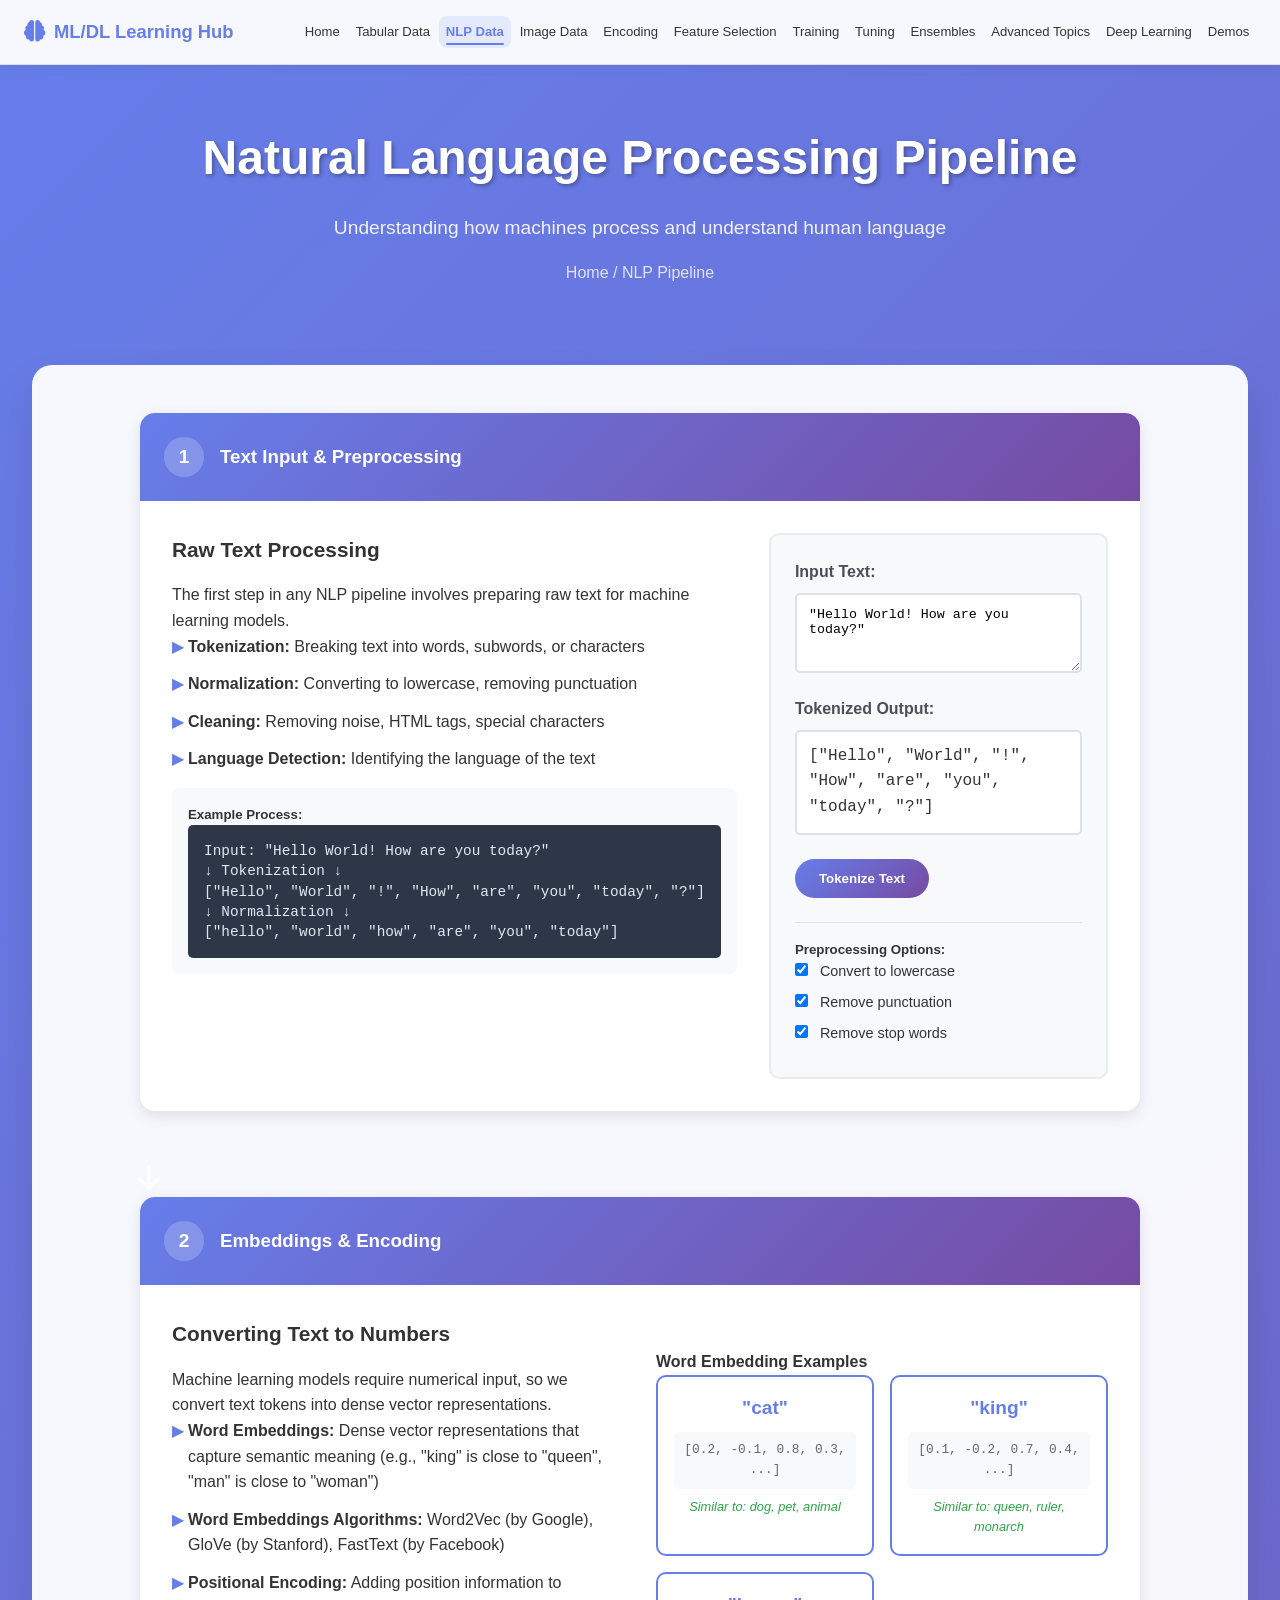
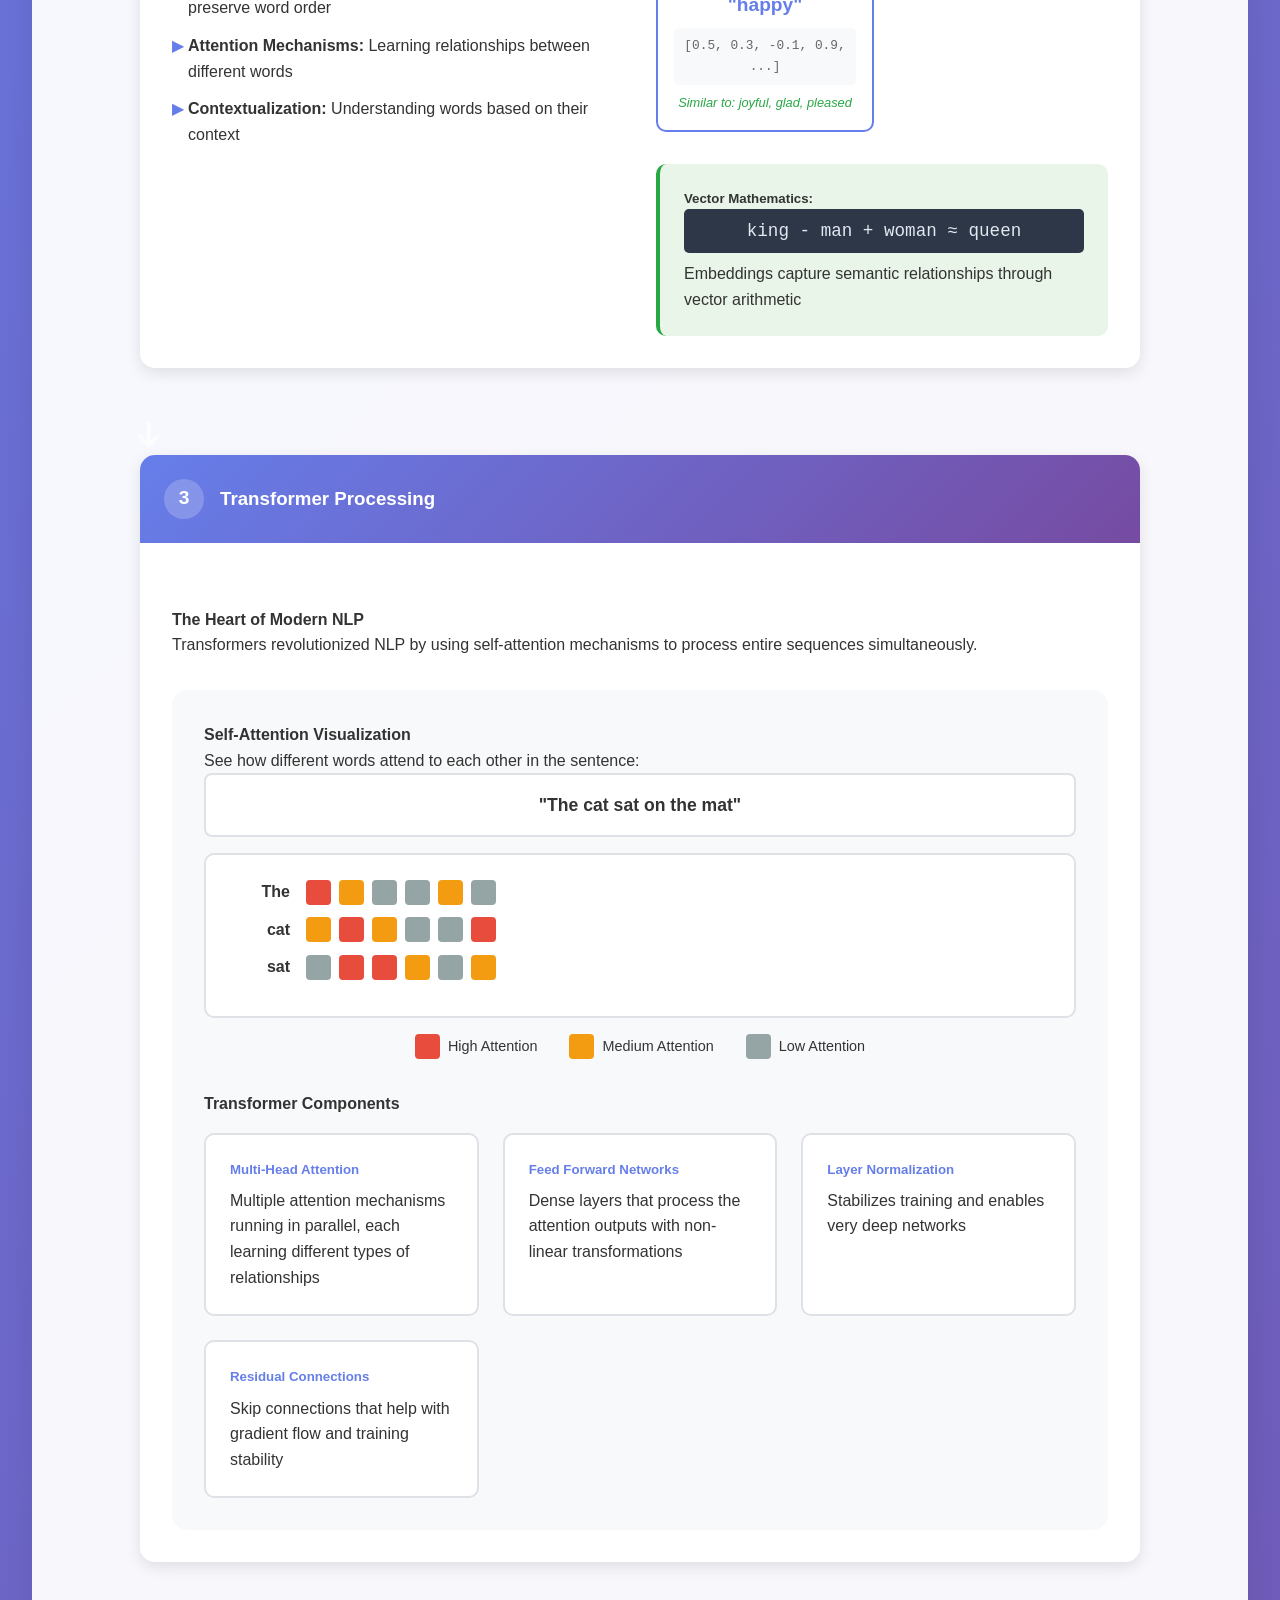
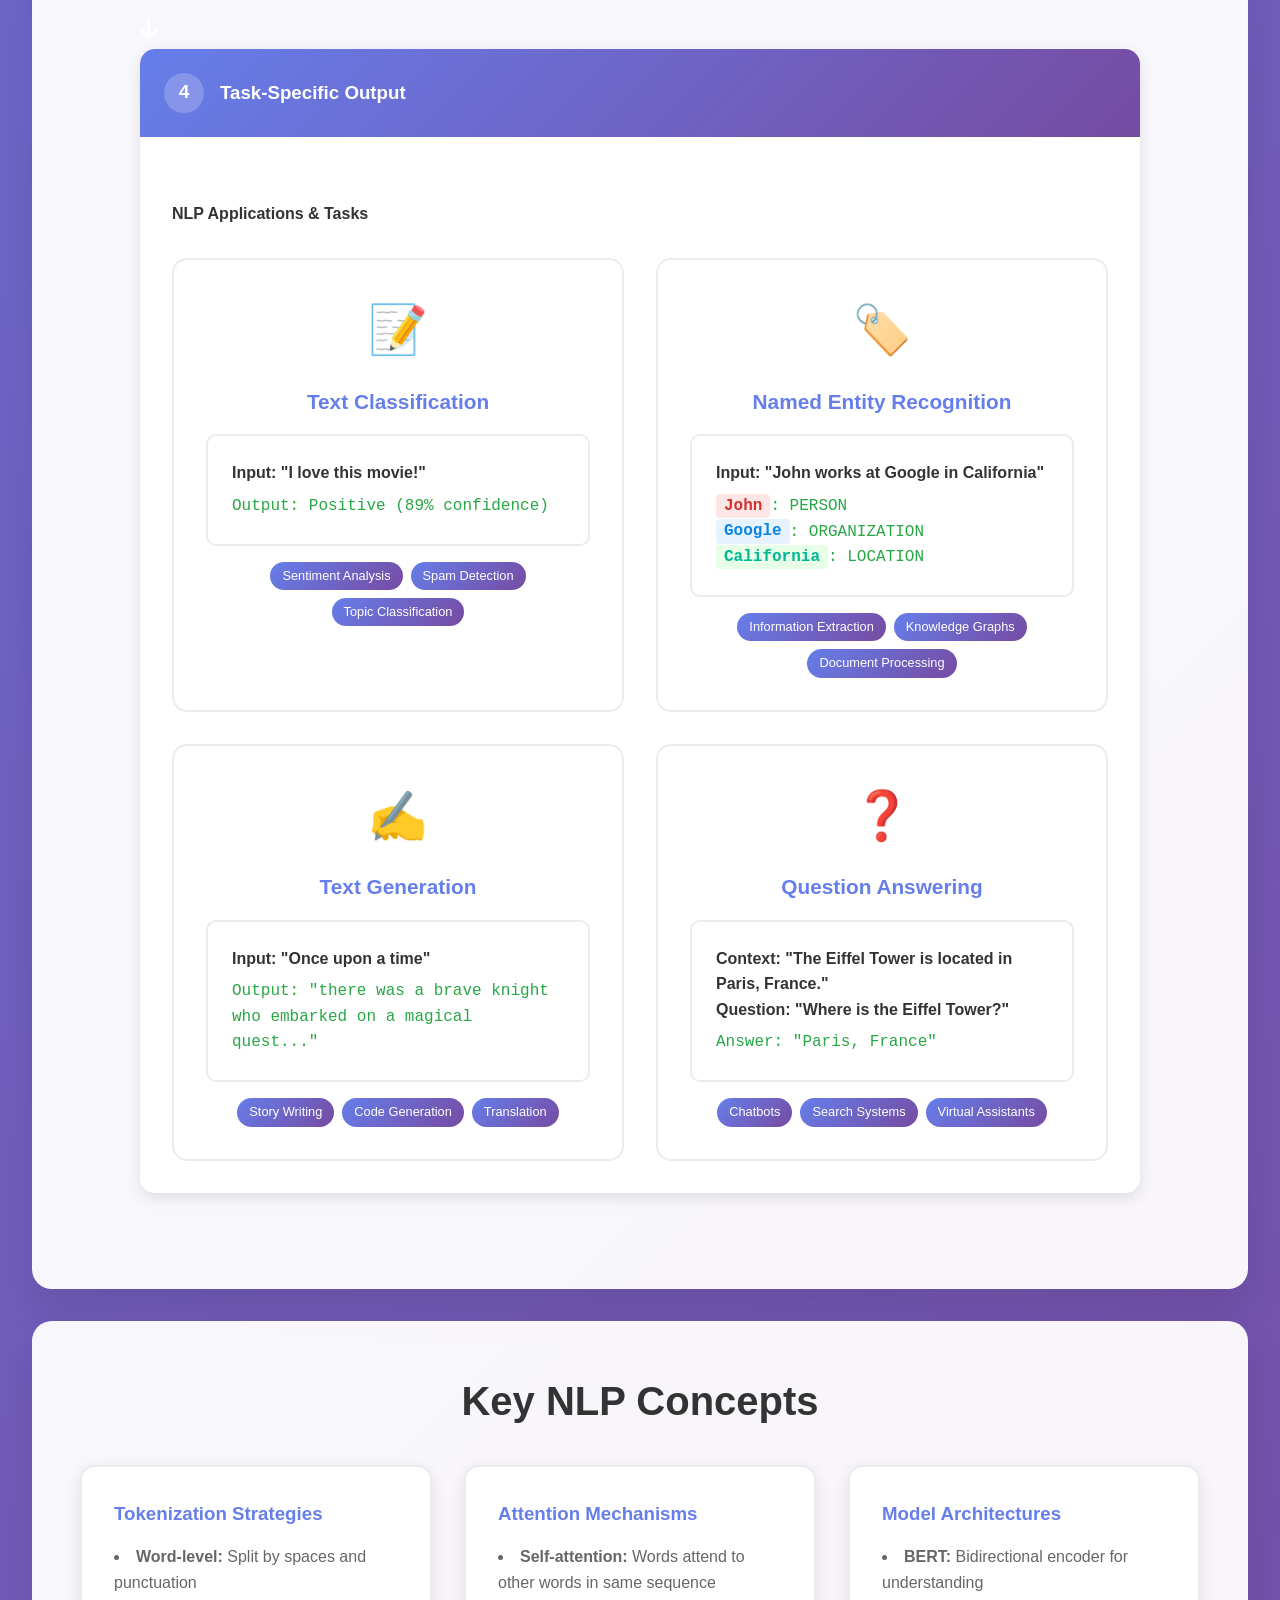
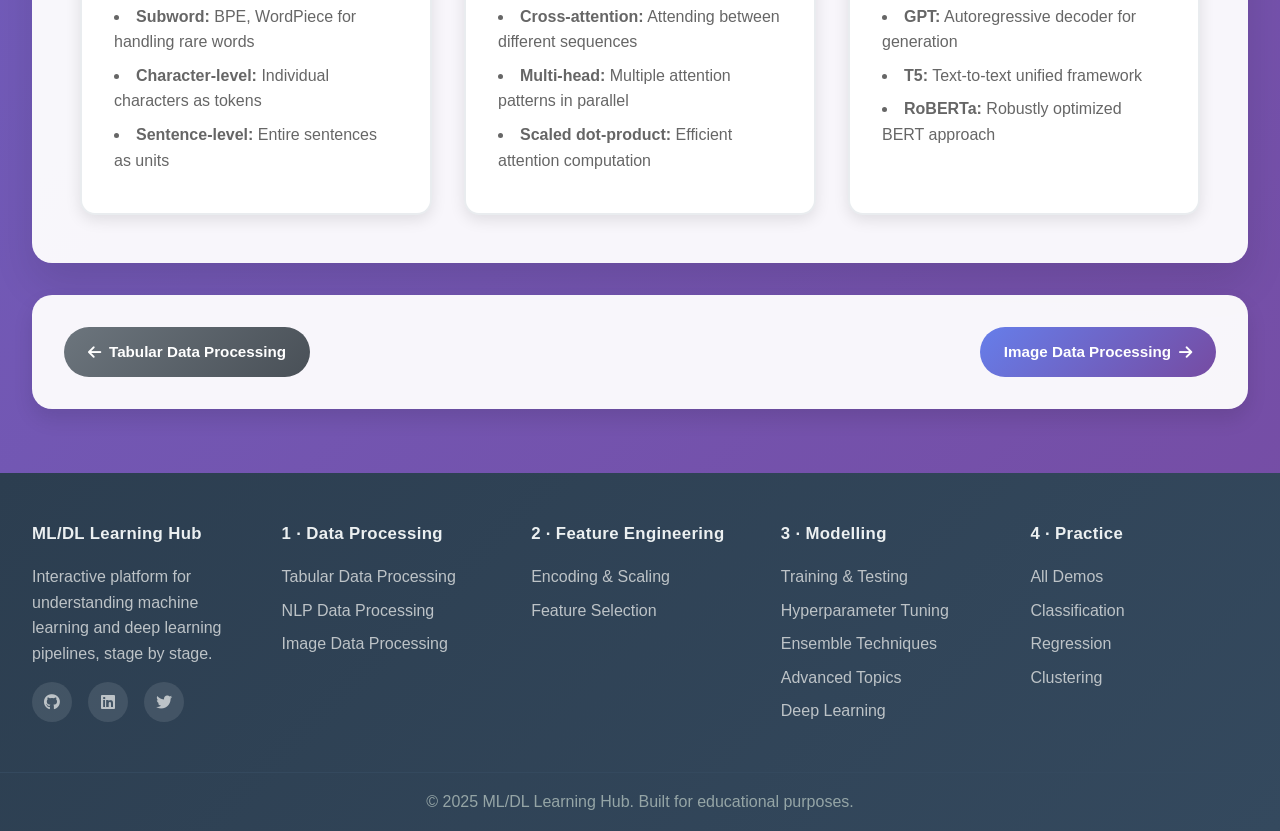
<file: nlp-pipeline.html>
<!DOCTYPE html>
<html lang="en">
<head>
    <meta charset="UTF-8">
    <meta name="viewport" content="width=device-width, initial-scale=1.0">
    <title>NLP Pipeline - ML/DL Learning Hub</title>
    <link rel="stylesheet" href="styles/main.css">
    <link href="https://cdnjs.cloudflare.com/ajax/libs/font-awesome/6.0.0/css/all.min.css" rel="stylesheet">
</head>
<body>
    <!-- Navigation -->
    <nav class="navbar">
        <div class="nav-container">
            <div class="nav-brand">
                <i class="fas fa-brain"></i>
                <span>ML/DL Learning Hub</span>
            </div>
            <ul class="nav-menu" id="navMenu">
                <li><a href="index.html" class="nav-link">Home</a></li>
                <li><a href="tabular-data.html" class="nav-link">Tabular Data</a></li>
                <li><a href="nlp-pipeline.html" class="nav-link active" aria-current="page">NLP Data</a></li>
                <li><a href="image-processing.html" class="nav-link">Image Data</a></li>
                <li><a href="encoding.html" class="nav-link">Encoding</a></li>
                <li><a href="feature-selection.html" class="nav-link">Feature Selection</a></li>
                <li><a href="training-testing.html" class="nav-link">Training</a></li>
                <li><a href="hyperparameter-tuning.html" class="nav-link">Tuning</a></li>
                <li><a href="ensemble-techniques.html" class="nav-link">Ensembles</a></li>
                <li><a href="advanced-topics.html" class="nav-link">Advanced Topics</a></li>
                <li><a href="dl.html" class="nav-link">Deep Learning</a></li>
                <li><a href="interactive-demos.html" class="nav-link">Demos</a></li>
            </ul>
            <div class="hamburger" role="button" tabindex="0" aria-label="Toggle navigation menu" aria-expanded="false" aria-controls="navMenu">
                <span></span>
                <span></span>
                <span></span>
            </div>
        </div>
    </nav>

    <!-- Page Header -->
    <section class="page-header">
        <div class="container">
            <h1>Natural Language Processing Pipeline</h1>
            <p>Understanding how machines process and understand human language</p>
            <div class="breadcrumb">
                <a href="index.html">Home</a> <span>/</span> <span>NLP Pipeline</span>
            </div>
        </div>
    </section>

    <!-- NLP Pipeline Content -->
    <section class="main-content">
        <div class="container">
            <div class="pipeline-container">
                <div class="pipeline-stage" data-stage="1">
                    <div class="stage-header">
                        <div class="stage-number">1</div>
                        <h3>Text Input & Preprocessing</h3>
                    </div>
                    <div class="stage-content">
                        <div class="stage-layout">
                            <div class="stage-explanation">
                                <h4>Raw Text Processing</h4>
                                <p>The first step in any NLP pipeline involves preparing raw text for machine learning models.</p>
                                <ul>
                                    <li><strong>Tokenization:</strong> Breaking text into words, subwords, or characters</li>
                                    <li><strong>Normalization:</strong> Converting to lowercase, removing punctuation</li>
                                    <li><strong>Cleaning:</strong> Removing noise, HTML tags, special characters</li>
                                    <li><strong>Language Detection:</strong> Identifying the language of the text</li>
                                </ul>
                                <div class="code-example">
                                    <h5>Example Process:</h5>
                                    <pre><code>Input: "Hello World! How are you today?"
↓ Tokenization ↓
["Hello", "World", "!", "How", "are", "you", "today", "?"]
↓ Normalization ↓
["hello", "world", "how", "are", "you", "today"]</code></pre>
                                </div>
                            </div>
                            <div class="stage-demo">
                                <div class="demo-input">
                                    <label>Input Text:</label>
                                    <textarea id="nlp-input" placeholder="Enter text to see tokenization...">"Hello World! How are you today?"</textarea>
                                </div>
                                <div class="demo-output">
                                    <label>Tokenized Output:</label>
                                    <div id="nlp-tokens">["Hello", "World", "!", "How", "are", "you", "today", "?"]</div>
                                </div>
                                <button onclick="tokenizeText()" class="demo-button">Tokenize Text</button>
                                <div class="preprocessing-options">
                                    <h5>Preprocessing Options:</h5>
                                    <label><input type="checkbox" id="lowercase" checked> Convert to lowercase</label>
                                    <label><input type="checkbox" id="remove-punct" checked> Remove punctuation</label>
                                    <label><input type="checkbox" id="remove-stop" checked> Remove stop words</label>
                                </div>
                            </div>
                        </div>
                    </div>
                </div>

                <div class="pipeline-arrow">
                    <i class="fas fa-arrow-down"></i>
                </div>

                <div class="pipeline-stage" data-stage="2">
                    <div class="stage-header">
                        <div class="stage-number">2</div>
                        <h3>Embeddings & Encoding</h3>
                    </div>
                    <div class="stage-content">
                        <div class="stage-layout">
                            <div class="stage-explanation">
                                <h4>Converting Text to Numbers</h4>
                                <p>Machine learning models require numerical input, so we convert text tokens into dense vector representations.</p>
                                <ul>
                                    <li><strong>Word Embeddings:</strong> Dense vector representations that capture semantic meaning (e.g., "king" is close to "queen", "man" is close to "woman")</li>
                                    <li><strong>Word Embeddings Algorithms:</strong> Word2Vec (by Google), GloVe (by Stanford), FastText (by Facebook)</li>
                                    <li><strong>Positional Encoding:</strong> Adding position information to preserve word order</li>
                                    <li><strong>Attention Mechanisms:</strong> Learning relationships between different words</li>
                                    <li><strong>Contextualization:</strong> Understanding words based on their context</li>
                                </ul>
                            </div>
                            <div class="embedding-visualization">
                                <h4>Word Embedding Examples</h4>
                                <div class="embedding-grid">
                                    <div class="word-embedding">
                                        <span class="word">"cat"</span>
                                        <div class="vector">[0.2, -0.1, 0.8, 0.3, ...]</div>
                                        <div class="similarity">Similar to: dog, pet, animal</div>
                                    </div>
                                    <div class="word-embedding">
                                        <span class="word">"king"</span>
                                        <div class="vector">[0.1, -0.2, 0.7, 0.4, ...]</div>
                                        <div class="similarity">Similar to: queen, ruler, monarch</div>
                                    </div>
                                    <div class="word-embedding">
                                        <span class="word">"happy"</span>
                                        <div class="vector">[0.5, 0.3, -0.1, 0.9, ...]</div>
                                        <div class="similarity">Similar to: joyful, glad, pleased</div>
                                    </div>
                                </div>
                                <div class="embedding-math">
                                    <h5>Vector Mathematics:</h5>
                                    <div class="math-example">
                                        <code>king - man + woman ≈ queen</code>
                                        <p>Embeddings capture semantic relationships through vector arithmetic</p>
                                    </div>
                                </div>
                            </div>
                        </div>
                    </div>
                </div>

                <div class="pipeline-arrow">
                    <i class="fas fa-arrow-down"></i>
                </div>

                <div class="pipeline-stage" data-stage="3">
                    <div class="stage-header">
                        <div class="stage-number">3</div>
                        <h3>Transformer Processing</h3>
                    </div>
                    <div class="stage-content">
                        <div class="transformer-section">
                            <div class="transformer-explanation">
                                <h4>The Heart of Modern NLP</h4>
                                <p>Transformers revolutionized NLP by using self-attention mechanisms to process entire sequences simultaneously.</p>
                            </div>
                            
                            <div class="transformer-architecture">
                                <div class="attention-demo">
                                    <h4>Self-Attention Visualization</h4>
                                    <p>See how different words attend to each other in the sentence:</p>
                                    <div class="sentence-example">"The cat sat on the mat"</div>
                                    <div class="attention-matrix">
                                        <div class="attention-row">
                                            <span class="word-label">The</span>
                                            <div class="attention-weights">
                                                <div class="weight high" title="High attention"></div>
                                                <div class="weight med" title="Medium attention"></div>
                                                <div class="weight low" title="Low attention"></div>
                                                <div class="weight low"></div>
                                                <div class="weight med"></div>
                                                <div class="weight low"></div>
                                            </div>
                                        </div>
                                        <div class="attention-row">
                                            <span class="word-label">cat</span>
                                            <div class="attention-weights">
                                                <div class="weight med"></div>
                                                <div class="weight high"></div>
                                                <div class="weight med"></div>
                                                <div class="weight low"></div>
                                                <div class="weight low"></div>
                                                <div class="weight high"></div>
                                            </div>
                                        </div>
                                        <div class="attention-row">
                                            <span class="word-label">sat</span>
                                            <div class="attention-weights">
                                                <div class="weight low"></div>
                                                <div class="weight high"></div>
                                                <div class="weight high"></div>
                                                <div class="weight med"></div>
                                                <div class="weight low"></div>
                                                <div class="weight med"></div>
                                            </div>
                                        </div>
                                    </div>
                                    <div class="attention-legend">
                                        <span class="legend-item"><div class="weight high"></div> High Attention</span>
                                        <span class="legend-item"><div class="weight med"></div> Medium Attention</span>
                                        <span class="legend-item"><div class="weight low"></div> Low Attention</span>
                                    </div>
                                </div>
                                
                                <div class="transformer-components">
                                    <h4>Transformer Components</h4>
                                    <div class="components-grid">
                                        <div class="component">
                                            <h5>Multi-Head Attention</h5>
                                            <p>Multiple attention mechanisms running in parallel, each learning different types of relationships</p>
                                        </div>
                                        <div class="component">
                                            <h5>Feed Forward Networks</h5>
                                            <p>Dense layers that process the attention outputs with non-linear transformations</p>
                                        </div>
                                        <div class="component">
                                            <h5>Layer Normalization</h5>
                                            <p>Stabilizes training and enables very deep networks</p>
                                        </div>
                                        <div class="component">
                                            <h5>Residual Connections</h5>
                                            <p>Skip connections that help with gradient flow and training stability</p>
                                        </div>
                                    </div>
                                </div>
                            </div>
                        </div>
                    </div>
                </div>

                <div class="pipeline-arrow">
                    <i class="fas fa-arrow-down"></i>
                </div>

                <div class="pipeline-stage" data-stage="4">
                    <div class="stage-header">
                        <div class="stage-number">4</div>
                        <h3>Task-Specific Output</h3>
                    </div>
                    <div class="stage-content">
                        <div class="nlp-applications">
                            <h4>NLP Applications & Tasks</h4>
                            <div class="nlp-tasks">
                                <div class="task-card">
                                    <div class="task-icon">📝</div>
                                    <h4>Text Classification</h4>
                                    <div class="task-example">
                                        <div class="example-input">Input: "I love this movie!"</div>
                                        <div class="example-output">Output: Positive (89% confidence)</div>
                                    </div>
                                    <div class="task-applications">
                                        <span>Sentiment Analysis</span>
                                        <span>Spam Detection</span>
                                        <span>Topic Classification</span>
                                    </div>
                                </div>
                                
                                <div class="task-card">
                                    <div class="task-icon">🏷️</div>
                                    <h4>Named Entity Recognition</h4>
                                    <div class="task-example">
                                        <div class="example-input">Input: "John works at Google in California"</div>
                                        <div class="example-output">
                                            <span class="entity person">John</span>: PERSON<br>
                                            <span class="entity org">Google</span>: ORGANIZATION<br>
                                            <span class="entity loc">California</span>: LOCATION
                                        </div>
                                    </div>
                                    <div class="task-applications">
                                        <span>Information Extraction</span>
                                        <span>Knowledge Graphs</span>
                                        <span>Document Processing</span>
                                    </div>
                                </div>
                                
                                <div class="task-card">
                                    <div class="task-icon">✍️</div>
                                    <h4>Text Generation</h4>
                                    <div class="task-example">
                                        <div class="example-input">Input: "Once upon a time"</div>
                                        <div class="example-output">Output: "there was a brave knight who embarked on a magical quest..."</div>
                                    </div>
                                    <div class="task-applications">
                                        <span>Story Writing</span>
                                        <span>Code Generation</span>
                                        <span>Translation</span>
                                    </div>
                                </div>
                                
                                <div class="task-card">
                                    <div class="task-icon">❓</div>
                                    <h4>Question Answering</h4>
                                    <div class="task-example">
                                        <div class="example-input">
                                            Context: "The Eiffel Tower is located in Paris, France."<br>
                                            Question: "Where is the Eiffel Tower?"
                                        </div>
                                        <div class="example-output">Answer: "Paris, France"</div>
                                    </div>
                                    <div class="task-applications">
                                        <span>Chatbots</span>
                                        <span>Search Systems</span>
                                        <span>Virtual Assistants</span>
                                    </div>
                                </div>
                            </div>
                        </div>
                    </div>
                </div>
            </div>
        </div>
    </section>

    <!-- Key Concepts Section -->
    <section class="concepts-section">
        <div class="container">
            <h2>Key NLP Concepts</h2>
            <div class="concepts-grid">
                <div class="concept-card">
                    <h3>Tokenization Strategies</h3>
                    <ul>
                        <li><strong>Word-level:</strong> Split by spaces and punctuation</li>
                        <li><strong>Subword:</strong> BPE, WordPiece for handling rare words</li>
                        <li><strong>Character-level:</strong> Individual characters as tokens</li>
                        <li><strong>Sentence-level:</strong> Entire sentences as units</li>
                    </ul>
                </div>
                <div class="concept-card">
                    <h3>Attention Mechanisms</h3>
                    <ul>
                        <li><strong>Self-attention:</strong> Words attend to other words in same sequence</li>
                        <li><strong>Cross-attention:</strong> Attending between different sequences</li>
                        <li><strong>Multi-head:</strong> Multiple attention patterns in parallel</li>
                        <li><strong>Scaled dot-product:</strong> Efficient attention computation</li>
                    </ul>
                </div>
                <div class="concept-card">
                    <h3>Model Architectures</h3>
                    <ul>
                        <li><strong>BERT:</strong> Bidirectional encoder for understanding</li>
                        <li><strong>GPT:</strong> Autoregressive decoder for generation</li>
                        <li><strong>T5:</strong> Text-to-text unified framework</li>
                        <li><strong>RoBERTa:</strong> Robustly optimized BERT approach</li>
                    </ul>
                </div>
            </div>
        </div>
    </section>

    <!-- Navigation -->
    <section class="page-navigation">
        <div class="container">
            <div class="nav-links">
                <a href="tabular-data.html" class="nav-btn prev">
                    <i class="fas fa-arrow-left"></i> Tabular Data Processing
                </a>
                <a href="image-processing.html" class="nav-btn next">
                    Image Data Processing <i class="fas fa-arrow-right"></i>
                </a>
            </div>
        </div>
    </section>

    <!-- Footer -->
    <footer class="footer">
        <div class="footer-content">
            <div class="footer-section">
                <h3>ML/DL Learning Hub</h3>
                <p>Interactive platform for understanding machine learning and deep learning pipelines, stage by stage.</p>
                <div class="social-links">
                    <a href="#" aria-label="GitHub"><i class="fab fa-github"></i></a>
                    <a href="#" aria-label="LinkedIn"><i class="fab fa-linkedin"></i></a>
                    <a href="#" aria-label="Twitter"><i class="fab fa-twitter"></i></a>
                </div>
            </div>
            <div class="footer-section">
                <h4>1 &middot; Data Processing</h4>
                <ul>
                    <li><a href="tabular-data.html">Tabular Data Processing</a></li>
                    <li><a href="nlp-pipeline.html">NLP Data Processing</a></li>
                    <li><a href="image-processing.html">Image Data Processing</a></li>
                </ul>
            </div>
            <div class="footer-section">
                <h4>2 &middot; Feature Engineering</h4>
                <ul>
                    <li><a href="encoding.html">Encoding &amp; Scaling</a></li>
                    <li><a href="feature-selection.html">Feature Selection</a></li>
                </ul>
            </div>
            <div class="footer-section">
                <h4>3 &middot; Modelling</h4>
                <ul>
                    <li><a href="training-testing.html">Training &amp; Testing</a></li>
                    <li><a href="hyperparameter-tuning.html">Hyperparameter Tuning</a></li>
                    <li><a href="ensemble-techniques.html">Ensemble Techniques</a></li>
                    <li><a href="advanced-topics.html">Advanced Topics</a></li>
                    <li><a href="dl.html">Deep Learning</a></li>
                </ul>
            </div>
            <div class="footer-section">
                <h4>4 &middot; Practice</h4>
                <ul>
                    <li><a href="interactive-demos.html">All Demos</a></li>
                    <li><a href="interactive-demos.html#classification">Classification</a></li>
                    <li><a href="interactive-demos.html#regression">Regression</a></li>
                    <li><a href="interactive-demos.html#clustering">Clustering</a></li>
                </ul>
            </div>
        </div>
        <div class="footer-bottom">
            <p>&copy; 2025 ML/DL Learning Hub. Built for educational purposes.</p>
        </div>
    </footer>

    <!-- Scripts -->
    <script src="js/main.js"></script>
    <script src="js/nlp.js"></script>
</body>
</html>
</file>
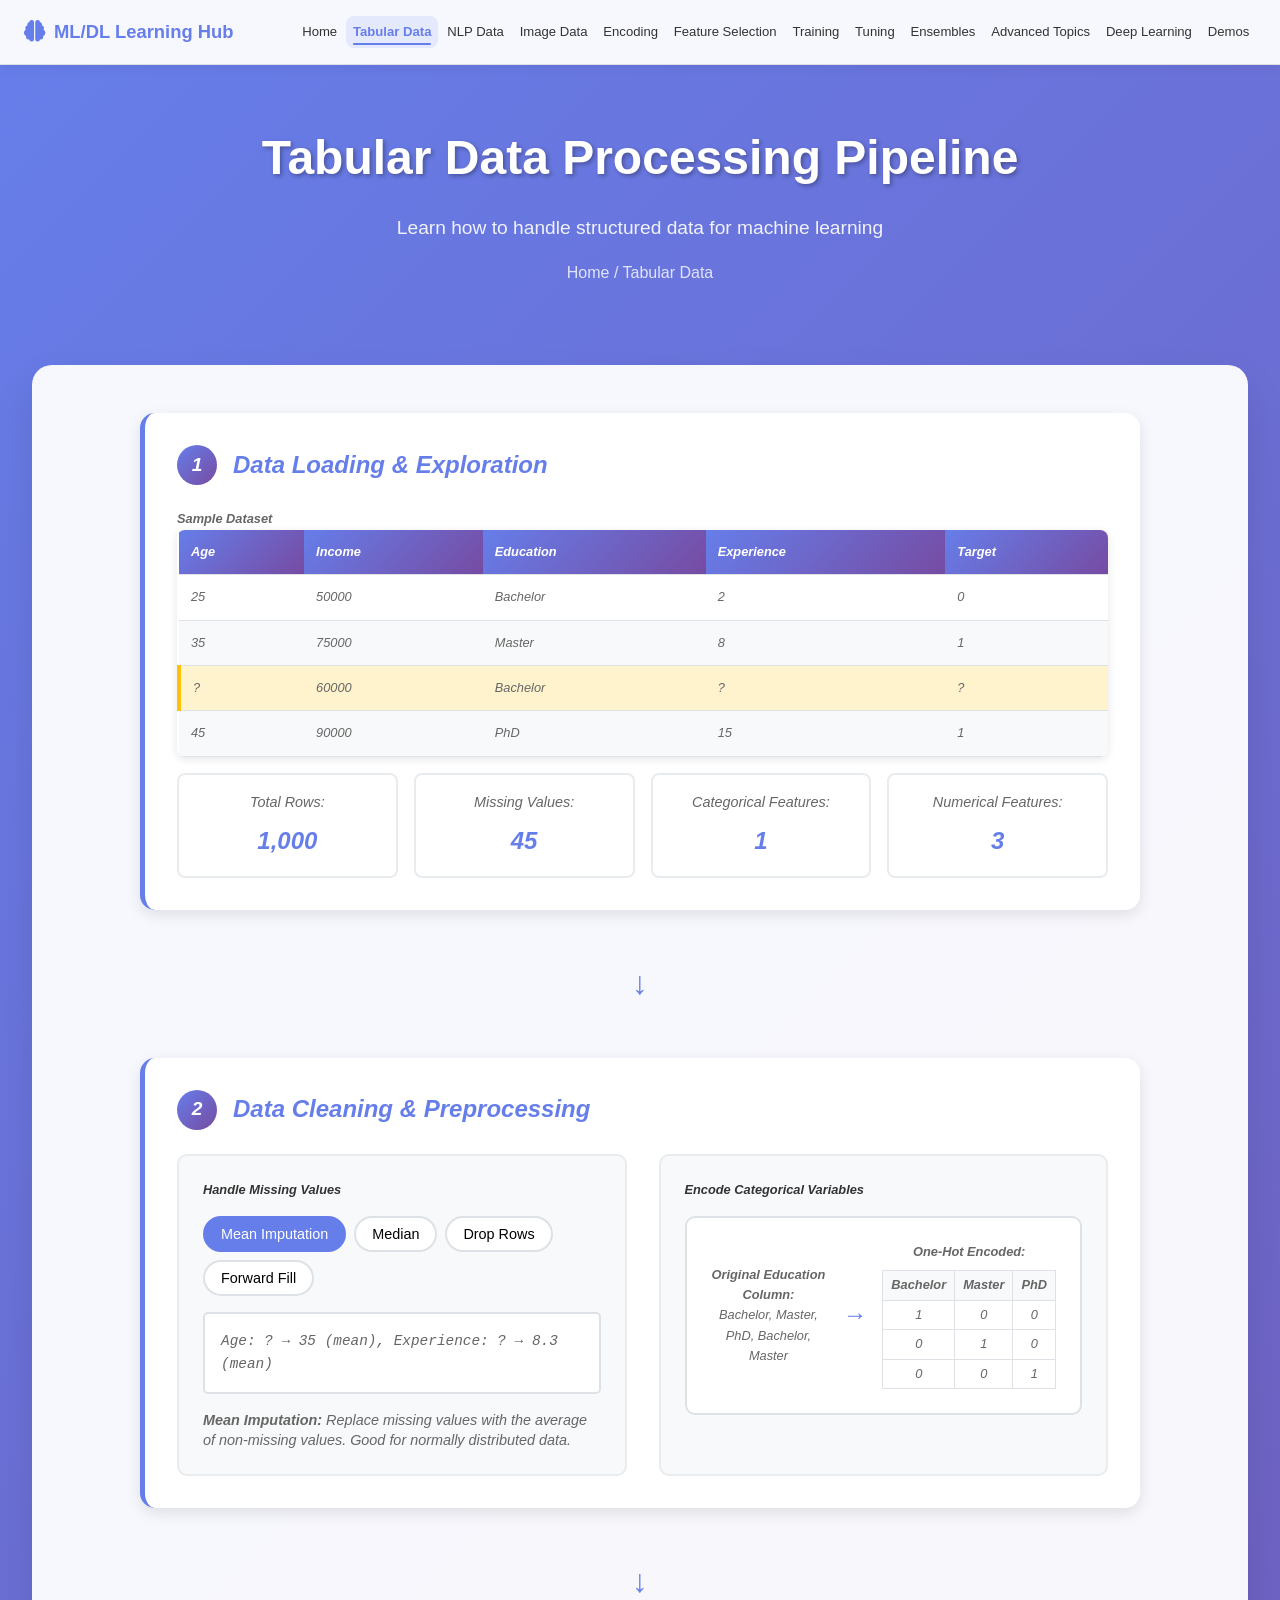
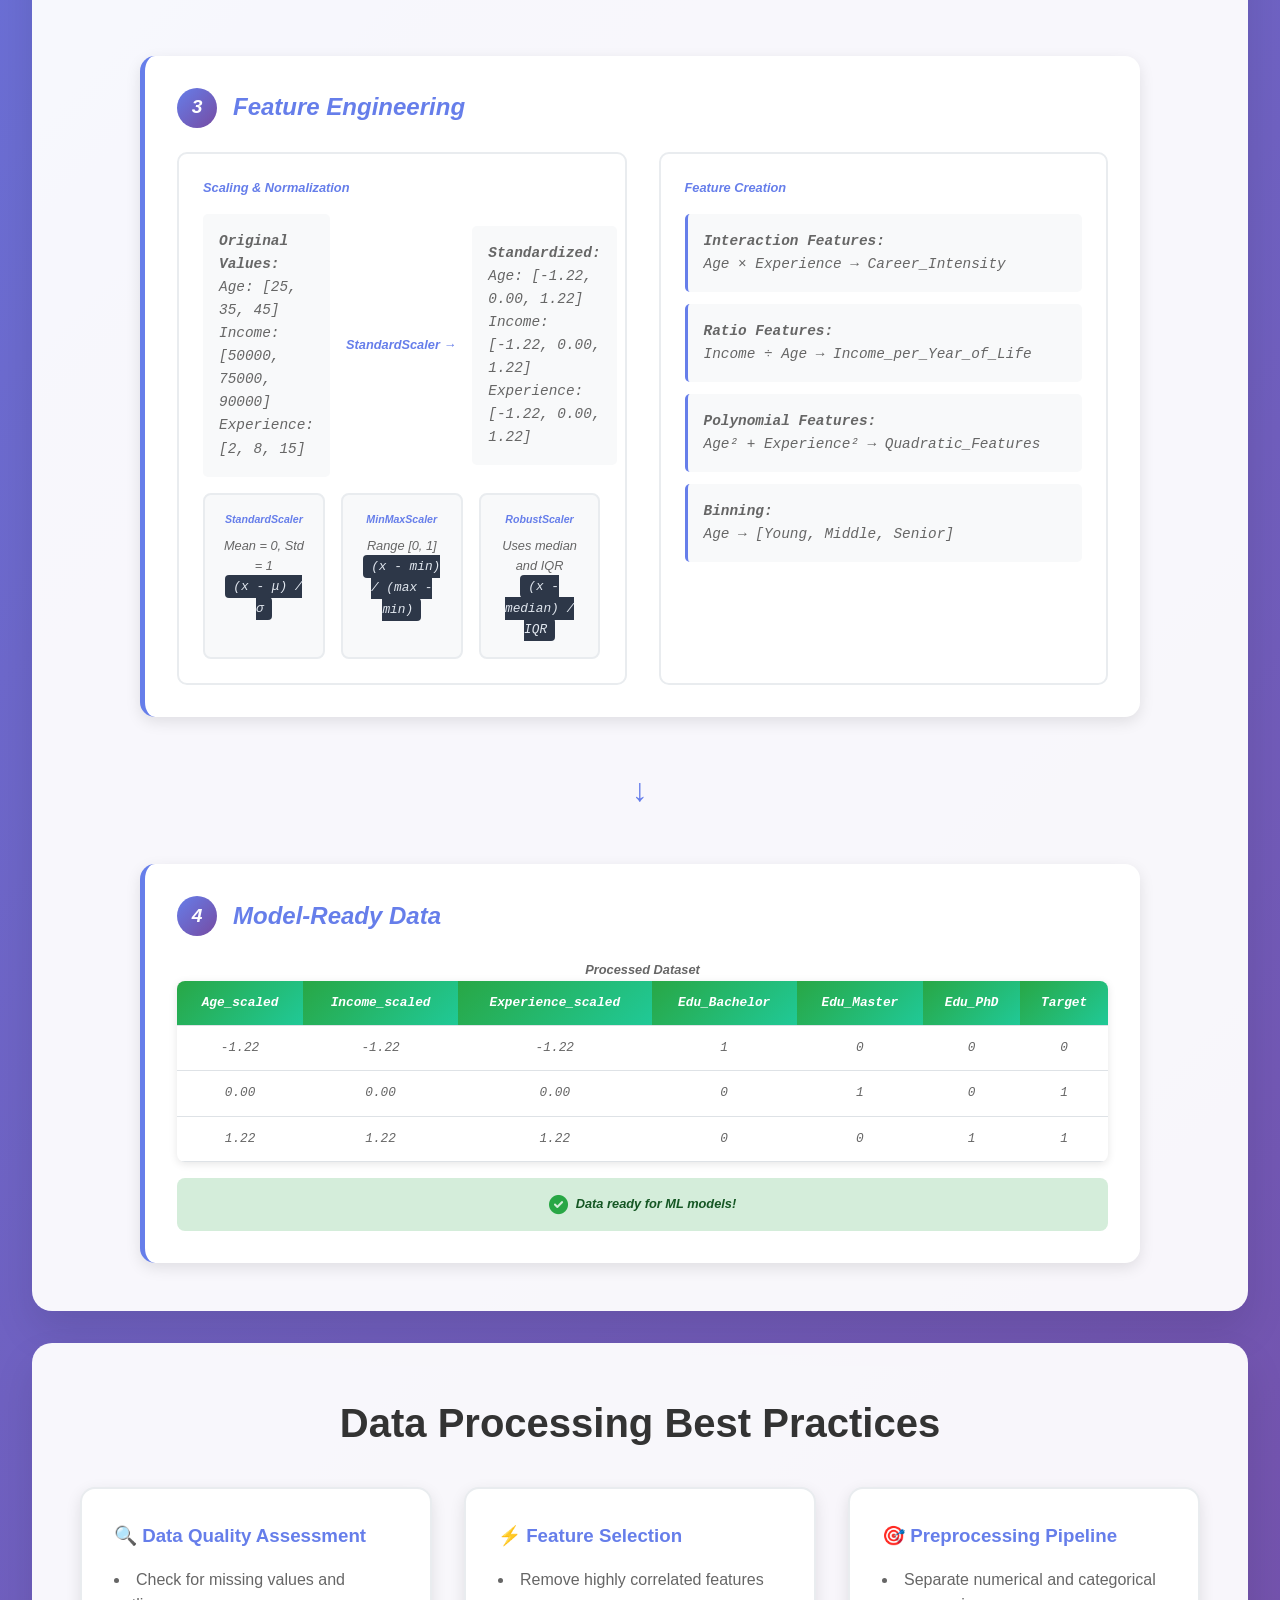
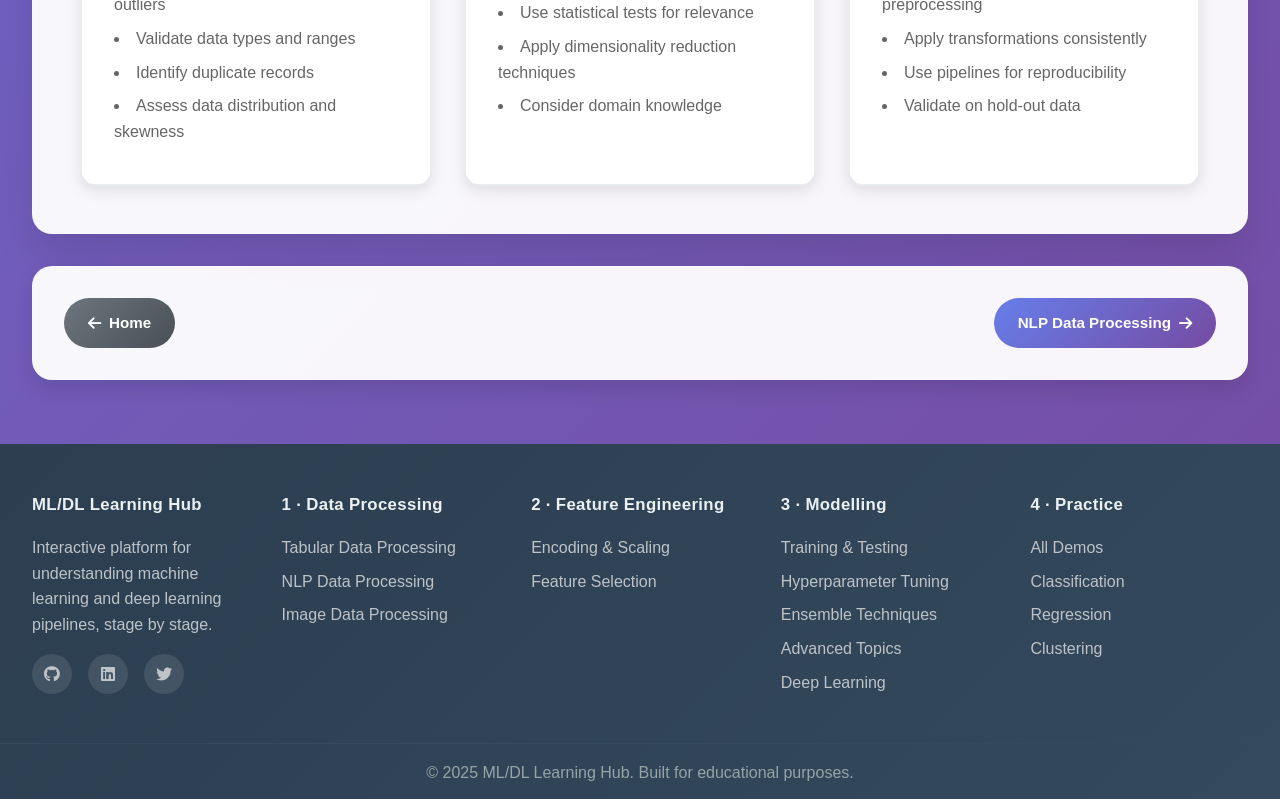
<file: tabular-data.html>
<!DOCTYPE html>
<html lang="en">
<head>
    <meta charset="UTF-8">
    <meta name="viewport" content="width=device-width, initial-scale=1.0">
    <title>Tabular Data Processing - ML/DL Learning Hub</title>
    <link rel="stylesheet" href="styles/main.css">
    <link href="https://cdnjs.cloudflare.com/ajax/libs/font-awesome/6.0.0/css/all.min.css" rel="stylesheet">
</head>
<body>
    <!-- Navigation -->
    <nav class="navbar">
        <div class="nav-container">
            <div class="nav-brand">
                <i class="fas fa-brain"></i>
                <span>ML/DL Learning Hub</span>
            </div>
            <ul class="nav-menu" id="navMenu">
                <li><a href="index.html" class="nav-link">Home</a></li>
                <li><a href="tabular-data.html" class="nav-link active" aria-current="page">Tabular Data</a></li>
                <li><a href="nlp-pipeline.html" class="nav-link">NLP Data</a></li>
                <li><a href="image-processing.html" class="nav-link">Image Data</a></li>
                <li><a href="encoding.html" class="nav-link">Encoding</a></li>
                <li><a href="feature-selection.html" class="nav-link">Feature Selection</a></li>
                <li><a href="training-testing.html" class="nav-link">Training</a></li>
                <li><a href="hyperparameter-tuning.html" class="nav-link">Tuning</a></li>
                <li><a href="ensemble-techniques.html" class="nav-link">Ensembles</a></li>
                <li><a href="advanced-topics.html" class="nav-link">Advanced Topics</a></li>
                <li><a href="dl.html" class="nav-link">Deep Learning</a></li>
                <li><a href="interactive-demos.html" class="nav-link">Demos</a></li>
            </ul>
            <div class="hamburger" role="button" tabindex="0" aria-label="Toggle navigation menu" aria-expanded="false" aria-controls="navMenu">
                <span></span>
                <span></span>
                <span></span>
            </div>
        </div>
    </nav>

    <!-- Page Header -->
    <section class="page-header">
        <div class="container">
            <h1>Tabular Data Processing Pipeline</h1>
            <p>Learn how to handle structured data for machine learning</p>
            <div class="breadcrumb">
                <a href="index.html">Home</a> <span>/</span> <span>Tabular Data</span>
            </div>
        </div>
    </section>

    <!-- Main Content -->
    <section class="main-content">
        <div class="container">
            <div class="tabular-pipeline">
                <div class="data-flow">
                    <div class="flow-step">
                        <h3><span class="step-number">1</span> Data Loading & Exploration</h3>
                        <div class="step-content">
                            <div class="data-table-demo">
                                <h4>Sample Dataset</h4>
                                <table class="sample-data">
                                    <thead>
                                        <tr>
                                            <th>Age</th>
                                            <th>Income</th>
                                            <th>Education</th>
                                            <th>Experience</th>
                                            <th>Target</th>
                                        </tr>
                                    </thead>
                                    <tbody>
                                        <tr>
                                            <td>25</td>
                                            <td>50000</td>
                                            <td>Bachelor</td>
                                            <td>2</td>
                                            <td>0</td>
                                        </tr>
                                        <tr>
                                            <td>35</td>
                                            <td>75000</td>
                                            <td>Master</td>
                                            <td>8</td>
                                            <td>1</td>
                                        </tr>
                                        <tr class="missing-data">
                                            <td>?</td>
                                            <td>60000</td>
                                            <td>Bachelor</td>
                                            <td>?</td>
                                            <td>?</td>
                                        </tr>
                                        <tr>
                                            <td>45</td>
                                            <td>90000</td>
                                            <td>PhD</td>
                                            <td>15</td>
                                            <td>1</td>
                                        </tr>
                                    </tbody>
                                </table>
                            </div>
                            <div class="data-stats">
                                <div class="stat-item">
                                    <span class="stat-label">Total Rows:</span>
                                    <span class="stat-value">1,000</span>
                                </div>
                                <div class="stat-item">
                                    <span class="stat-label">Missing Values:</span>
                                    <span class="stat-value">45</span>
                                </div>
                                <div class="stat-item">
                                    <span class="stat-label">Categorical Features:</span>
                                    <span class="stat-value">1</span>
                                </div>
                                <div class="stat-item">
                                    <span class="stat-label">Numerical Features:</span>
                                    <span class="stat-value">3</span>
                                </div>
                            </div>
                        </div>
                    </div>

                    <div class="flow-arrow">↓</div>

                    <div class="flow-step">
                        <h3><span class="step-number">2</span> Data Cleaning & Preprocessing</h3>
                        <div class="step-content">
                            <div class="preprocessing-steps">
                                <div class="preprocessing-card">
                                    <h4>Handle Missing Values</h4>
                                    <div class="method-options">
                                        <button class="method-btn active" onclick="selectMethod(this, 'mean')">Mean Imputation</button>
                                        <button class="method-btn" onclick="selectMethod(this, 'median')">Median</button>
                                        <button class="method-btn" onclick="selectMethod(this, 'drop')">Drop Rows</button>
                                        <button class="method-btn" onclick="selectMethod(this, 'forward')">Forward Fill</button>
                                    </div>
                                    <div class="method-result" id="missing-result">
                                        Age: ? → 35 (mean), Experience: ? → 8.3 (mean)
                                    </div>
                                    <div class="method-explanation">
                                        <p><strong>Mean Imputation:</strong> Replace missing values with the average of non-missing values. Good for normally distributed data.</p>
                                    </div>
                                </div>
                                
                                <div class="preprocessing-card">
                                    <h4>Encode Categorical Variables</h4>
                                    <div class="encoding-demo">
                                        <div class="before-after">
                                            <div class="before">
                                                <strong>Original Education Column:</strong><br>
                                                Bachelor, Master, PhD, Bachelor, Master
                                            </div>
                                            <div class="encoding-arrow">→</div>
                                            <div class="after">
                                                <strong>One-Hot Encoded:</strong><br>
                                                <table class="encoding-table">
                                                    <tr><th>Bachelor</th><th>Master</th><th>PhD</th></tr>
                                                    <tr><td>1</td><td>0</td><td>0</td></tr>
                                                    <tr><td>0</td><td>1</td><td>0</td></tr>
                                                    <tr><td>0</td><td>0</td><td>1</td></tr>
                                                </table>
                                            </div>
                                        </div>
                                    </div>
                                </div>
                            </div>
                        </div>
                    </div>

                    <div class="flow-arrow">↓</div>

                    <div class="flow-step">
                        <h3><span class="step-number">3</span> Feature Engineering</h3>
                        <div class="step-content">
                            <div class="feature-engineering">
                                <div class="feature-type">
                                    <h4>Scaling & Normalization</h4>
                                    <div class="scaling-visual">
                                        <div class="scale-before">
                                            <strong>Original Values:</strong><br>
                                            Age: [25, 35, 45]<br>
                                            Income: [50000, 75000, 90000]<br>
                                            Experience: [2, 8, 15]
                                        </div>
                                        <div class="scale-arrow">StandardScaler →</div>
                                        <div class="scale-after">
                                            <strong>Standardized:</strong><br>
                                            Age: [-1.22, 0.00, 1.22]<br>
                                            Income: [-1.22, 0.00, 1.22]<br>
                                            Experience: [-1.22, 0.00, 1.22]
                                        </div>
                                    </div>
                                    <div class="scaling-options">
                                        <div class="scaling-method">
                                            <h5>StandardScaler</h5>
                                            <p>Mean = 0, Std = 1</p>
                                            <code>(x - μ) / σ</code>
                                        </div>
                                        <div class="scaling-method">
                                            <h5>MinMaxScaler</h5>
                                            <p>Range [0, 1]</p>
                                            <code>(x - min) / (max - min)</code>
                                        </div>
                                        <div class="scaling-method">
                                            <h5>RobustScaler</h5>
                                            <p>Uses median and IQR</p>
                                            <code>(x - median) / IQR</code>
                                        </div>
                                    </div>
                                </div>
                                
                                <div class="feature-type">
                                    <h4>Feature Creation</h4>
                                    <div class="feature-examples">
                                        <div class="feature-example">
                                            <strong>Interaction Features:</strong><br>
                                            Age × Experience → Career_Intensity
                                        </div>
                                        <div class="feature-example">
                                            <strong>Ratio Features:</strong><br>
                                            Income ÷ Age → Income_per_Year_of_Life
                                        </div>
                                        <div class="feature-example">
                                            <strong>Polynomial Features:</strong><br>
                                            Age² + Experience² → Quadratic_Features
                                        </div>
                                        <div class="feature-example">
                                            <strong>Binning:</strong><br>
                                            Age → [Young, Middle, Senior]
                                        </div>
                                    </div>
                                </div>
                            </div>
                        </div>
                    </div>

                    <div class="flow-arrow">↓</div>

                    <div class="flow-step">
                        <h3><span class="step-number">4</span> Model-Ready Data</h3>
                        <div class="step-content">
                            <div class="final-data">
                                <h4>Processed Dataset</h4>
                                <table class="processed-data">
                                    <thead>
                                        <tr>
                                            <th>Age_scaled</th>
                                            <th>Income_scaled</th>
                                            <th>Experience_scaled</th>
                                            <th>Edu_Bachelor</th>
                                            <th>Edu_Master</th>
                                            <th>Edu_PhD</th>
                                            <th>Target</th>
                                        </tr>
                                    </thead>
                                    <tbody>
                                        <tr>
                                            <td>-1.22</td>
                                            <td>-1.22</td>
                                            <td>-1.22</td>
                                            <td>1</td>
                                            <td>0</td>
                                            <td>0</td>
                                            <td>0</td>
                                        </tr>
                                        <tr>
                                            <td>0.00</td>
                                            <td>0.00</td>
                                            <td>0.00</td>
                                            <td>0</td>
                                            <td>1</td>
                                            <td>0</td>
                                            <td>1</td>
                                        </tr>
                                        <tr>
                                            <td>1.22</td>
                                            <td>1.22</td>
                                            <td>1.22</td>
                                            <td>0</td>
                                            <td>0</td>
                                            <td>1</td>
                                            <td>1</td>
                                        </tr>
                                    </tbody>
                                </table>
                                <div class="data-ready-indicator">
                                    <i class="fas fa-check-circle"></i>
                                    <span>Data ready for ML models!</span>
                                </div>
                            </div>
                        </div>
                    </div>
                </div>
            </div>
        </div>
    </section>

    <!-- Best Practices Section -->
    <section class="best-practices">
        <div class="container">
            <h2>Data Processing Best Practices</h2>
            <div class="practices-grid">
                <div class="practice-card">
                    <h3>🔍 Data Quality Assessment</h3>
                    <ul>
                        <li>Check for missing values and outliers</li>
                        <li>Validate data types and ranges</li>
                        <li>Identify duplicate records</li>
                        <li>Assess data distribution and skewness</li>
                    </ul>
                </div>
                <div class="practice-card">
                    <h3>⚡ Feature Selection</h3>
                    <ul>
                        <li>Remove highly correlated features</li>
                        <li>Use statistical tests for relevance</li>
                        <li>Apply dimensionality reduction techniques</li>
                        <li>Consider domain knowledge</li>
                    </ul>
                </div>
                <div class="practice-card">
                    <h3>🎯 Preprocessing Pipeline</h3>
                    <ul>
                        <li>Separate numerical and categorical preprocessing</li>
                        <li>Apply transformations consistently</li>
                        <li>Use pipelines for reproducibility</li>
                        <li>Validate on hold-out data</li>
                    </ul>
                </div>
            </div>
        </div>
    </section>

    <!-- Navigation -->
    <section class="page-navigation">
        <div class="container">
            <div class="nav-links">
                <a href="index.html" class="nav-btn prev">
                    <i class="fas fa-arrow-left"></i> Home
                </a>
                <a href="nlp-pipeline.html" class="nav-btn next">
                    NLP Data Processing <i class="fas fa-arrow-right"></i>
                </a>
            </div>
        </div>
    </section>

    <!-- Footer -->
    <footer class="footer">
        <div class="footer-content">
            <div class="footer-section">
                <h3>ML/DL Learning Hub</h3>
                <p>Interactive platform for understanding machine learning and deep learning pipelines, stage by stage.</p>
                <div class="social-links">
                    <a href="#" aria-label="GitHub"><i class="fab fa-github"></i></a>
                    <a href="#" aria-label="LinkedIn"><i class="fab fa-linkedin"></i></a>
                    <a href="#" aria-label="Twitter"><i class="fab fa-twitter"></i></a>
                </div>
            </div>
            <div class="footer-section">
                <h4>1 &middot; Data Processing</h4>
                <ul>
                    <li><a href="tabular-data.html">Tabular Data Processing</a></li>
                    <li><a href="nlp-pipeline.html">NLP Data Processing</a></li>
                    <li><a href="image-processing.html">Image Data Processing</a></li>
                </ul>
            </div>
            <div class="footer-section">
                <h4>2 &middot; Feature Engineering</h4>
                <ul>
                    <li><a href="encoding.html">Encoding &amp; Scaling</a></li>
                    <li><a href="feature-selection.html">Feature Selection</a></li>
                </ul>
            </div>
            <div class="footer-section">
                <h4>3 &middot; Modelling</h4>
                <ul>
                    <li><a href="training-testing.html">Training &amp; Testing</a></li>
                    <li><a href="hyperparameter-tuning.html">Hyperparameter Tuning</a></li>
                    <li><a href="ensemble-techniques.html">Ensemble Techniques</a></li>
                    <li><a href="advanced-topics.html">Advanced Topics</a></li>
                    <li><a href="dl.html">Deep Learning</a></li>
                </ul>
            </div>
            <div class="footer-section">
                <h4>4 &middot; Practice</h4>
                <ul>
                    <li><a href="interactive-demos.html">All Demos</a></li>
                    <li><a href="interactive-demos.html#classification">Classification</a></li>
                    <li><a href="interactive-demos.html#regression">Regression</a></li>
                    <li><a href="interactive-demos.html#clustering">Clustering</a></li>
                </ul>
            </div>
        </div>
        <div class="footer-bottom">
            <p>&copy; 2025 ML/DL Learning Hub. Built for educational purposes.</p>
        </div>
    </footer>

    <!-- Scripts -->
    <script src="js/main.js"></script>
</body>
</html>
</file>
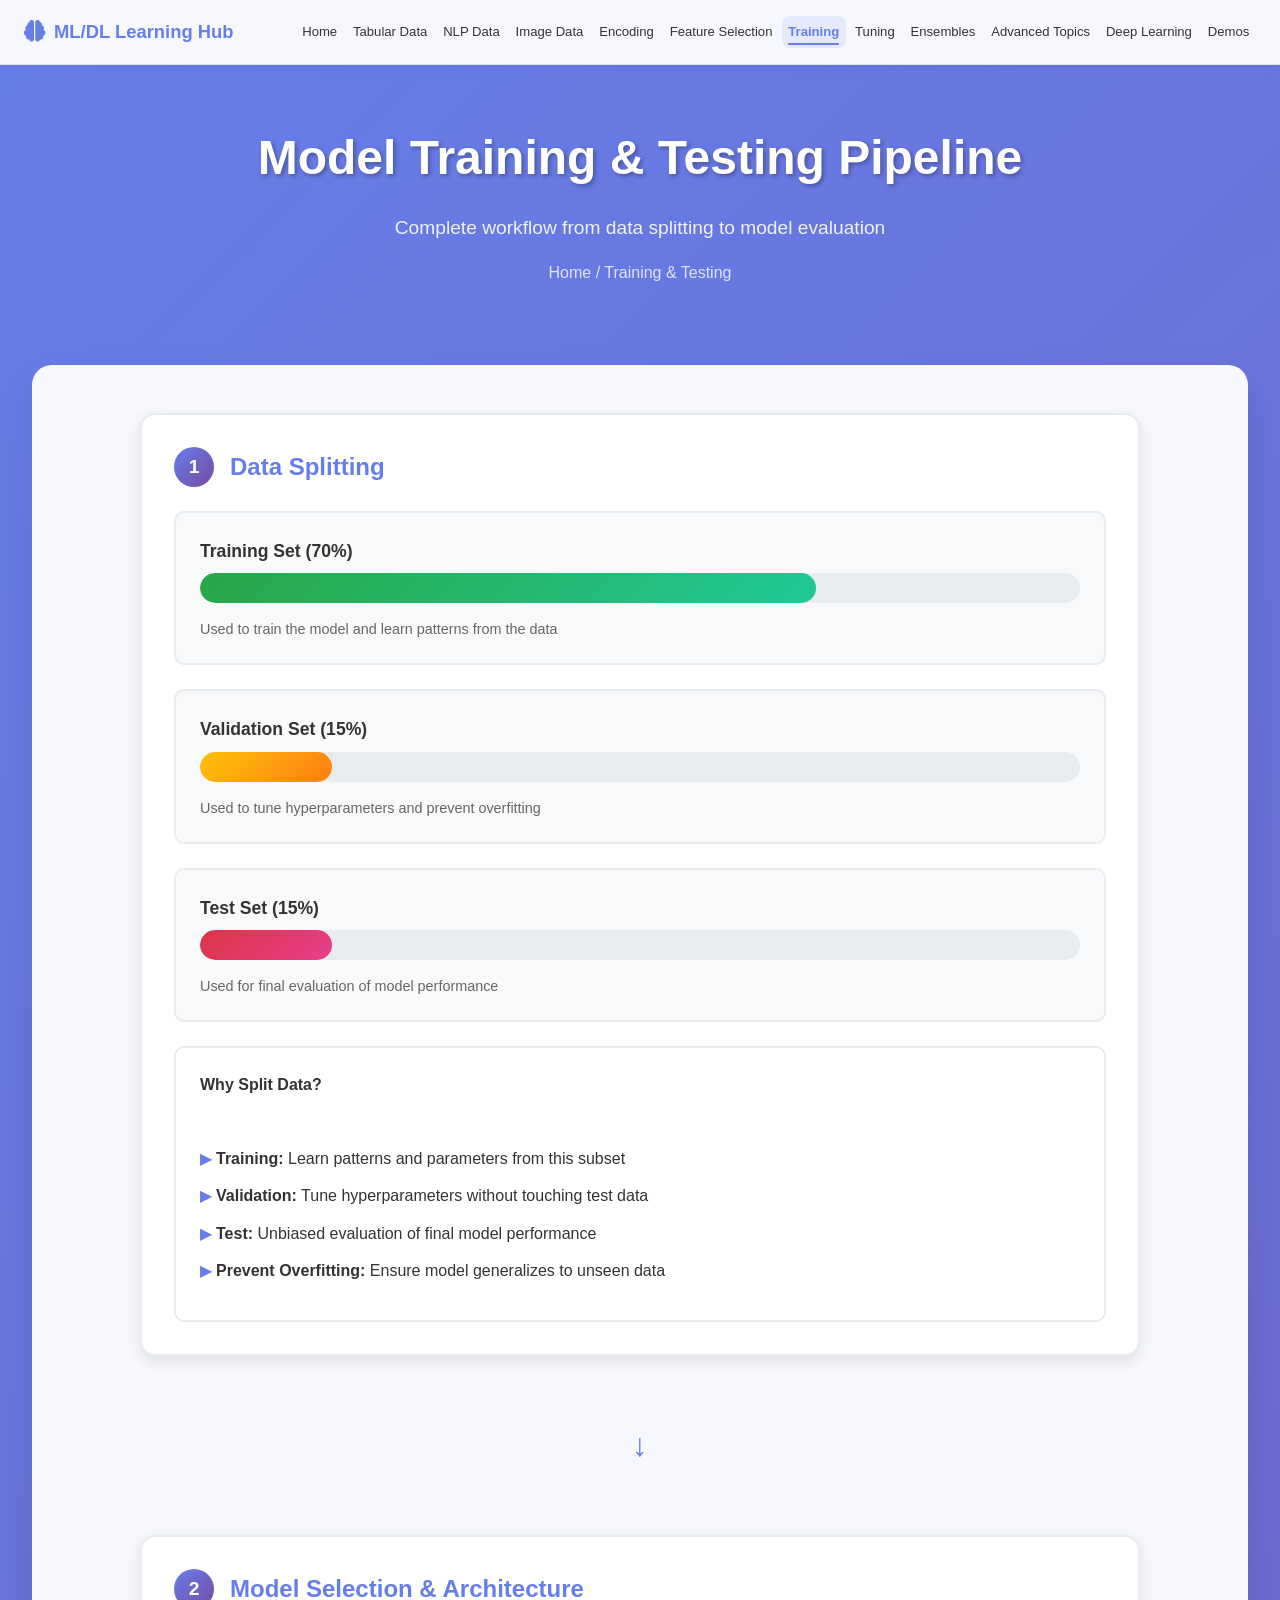
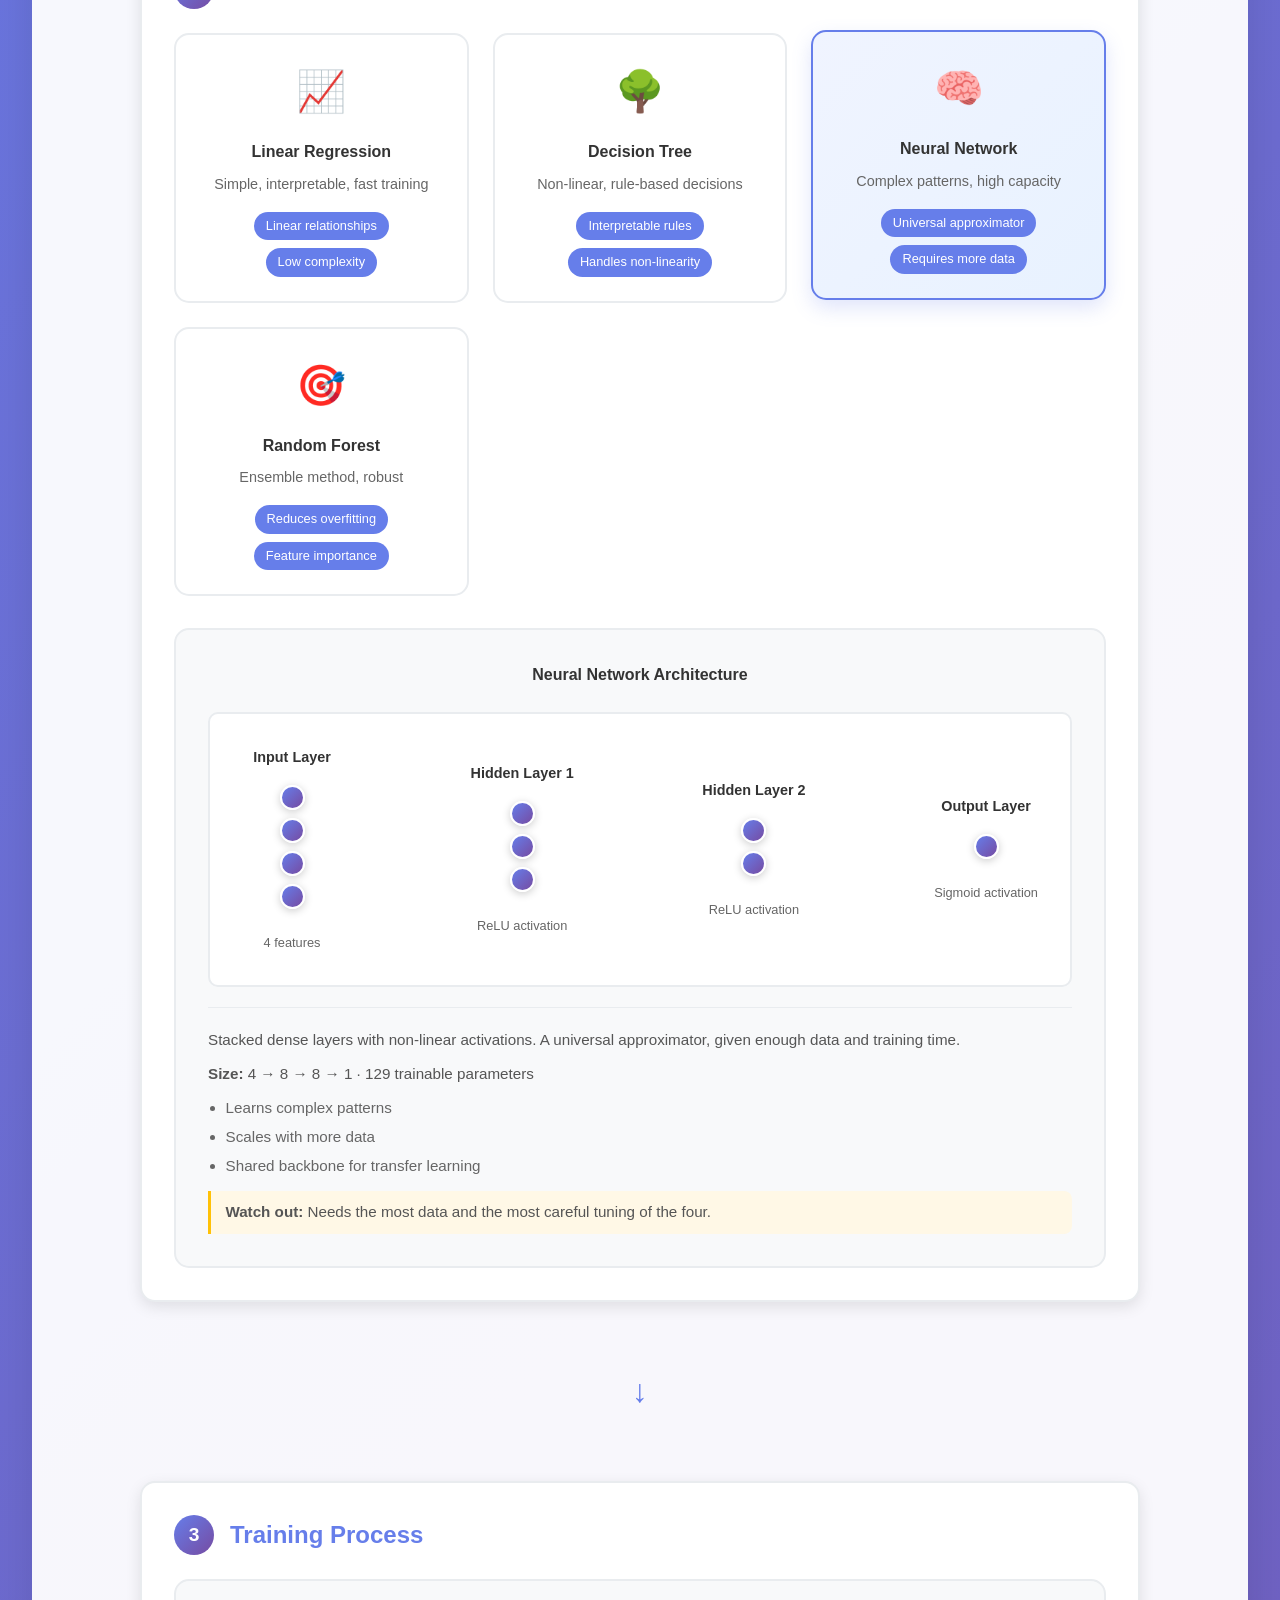
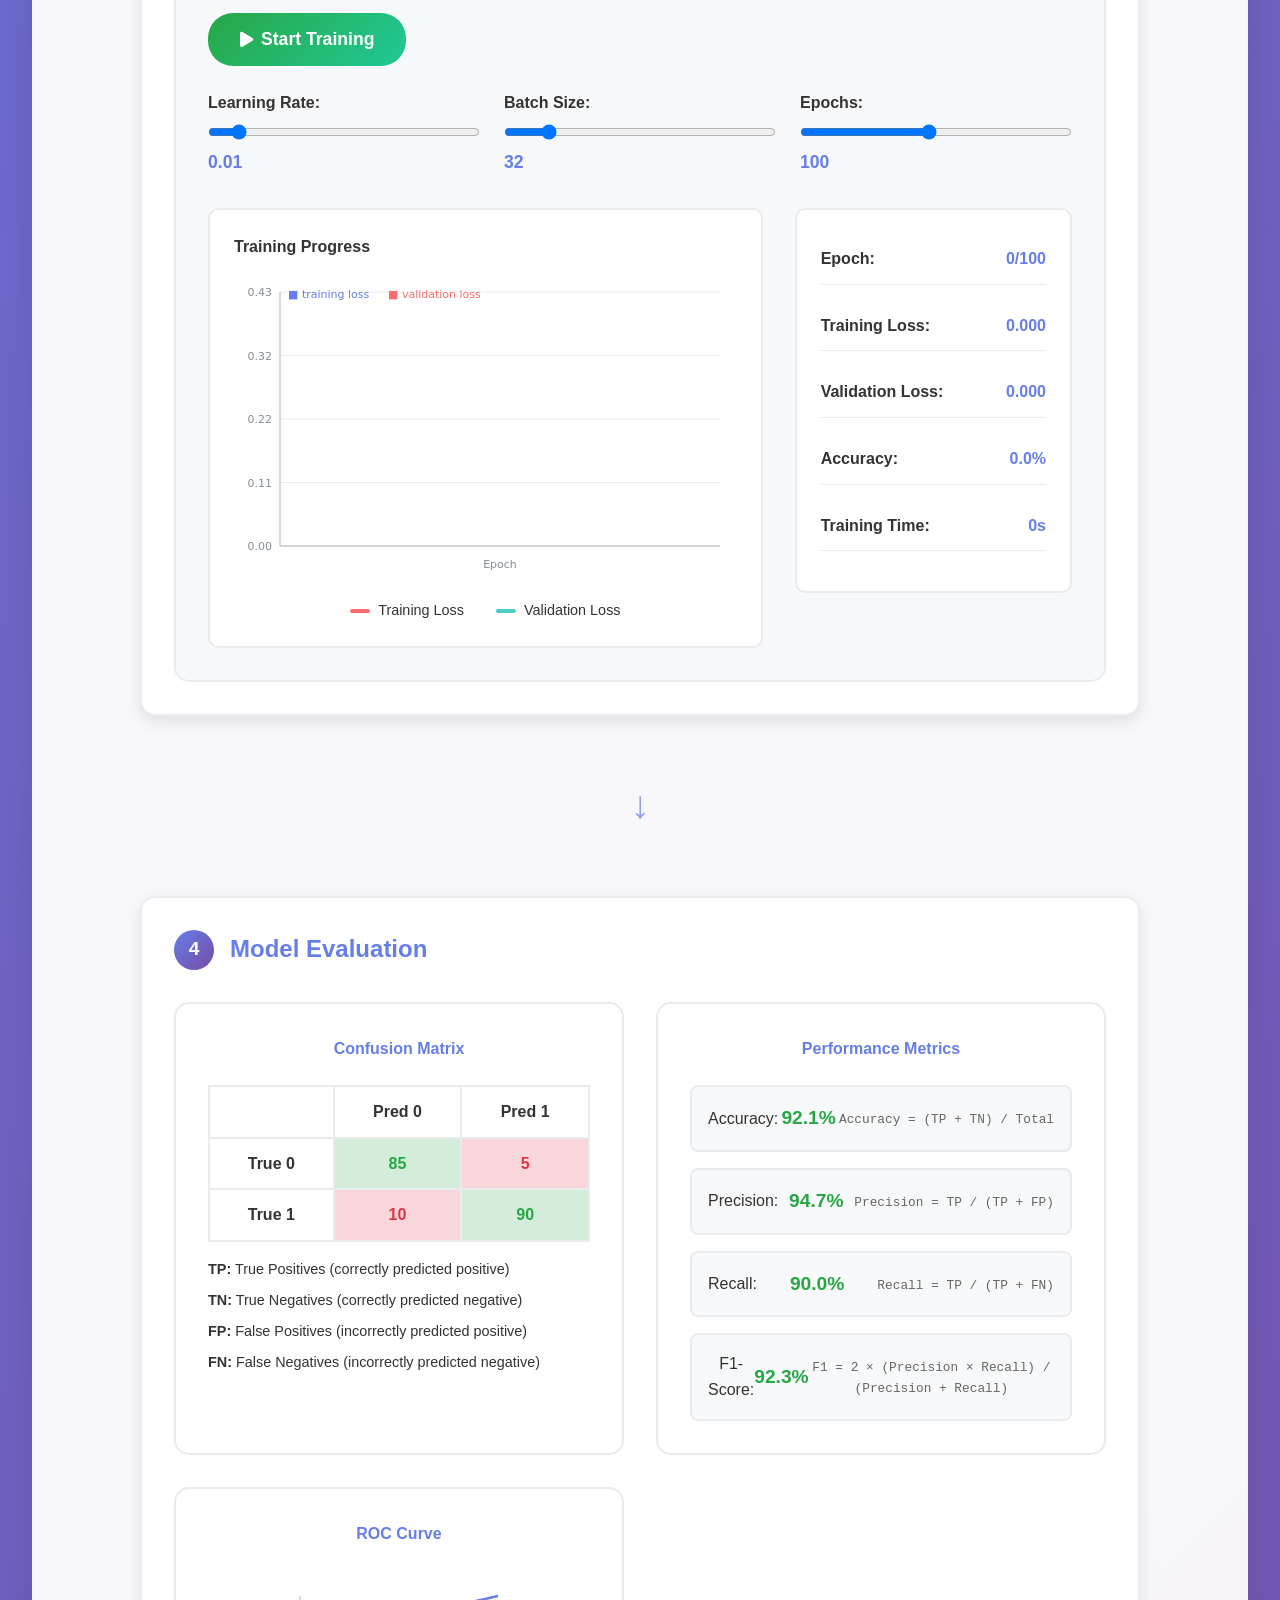
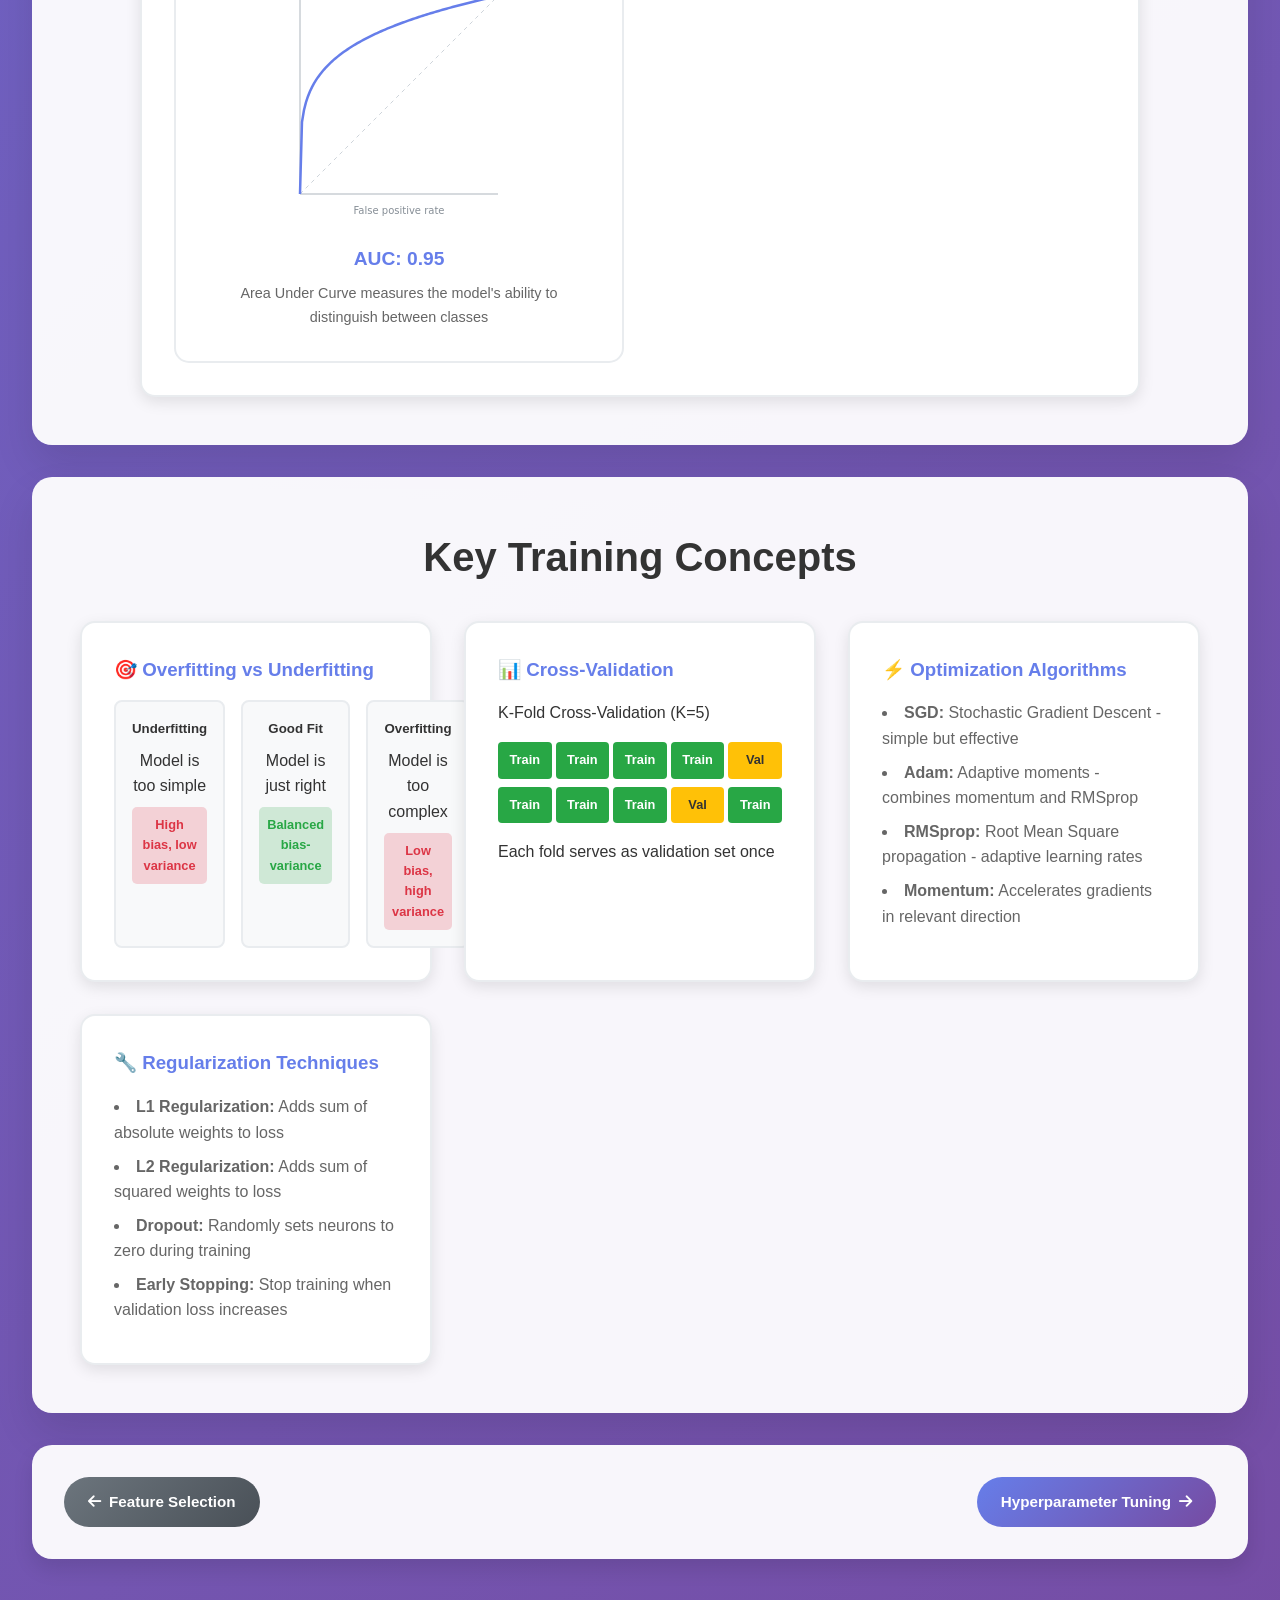
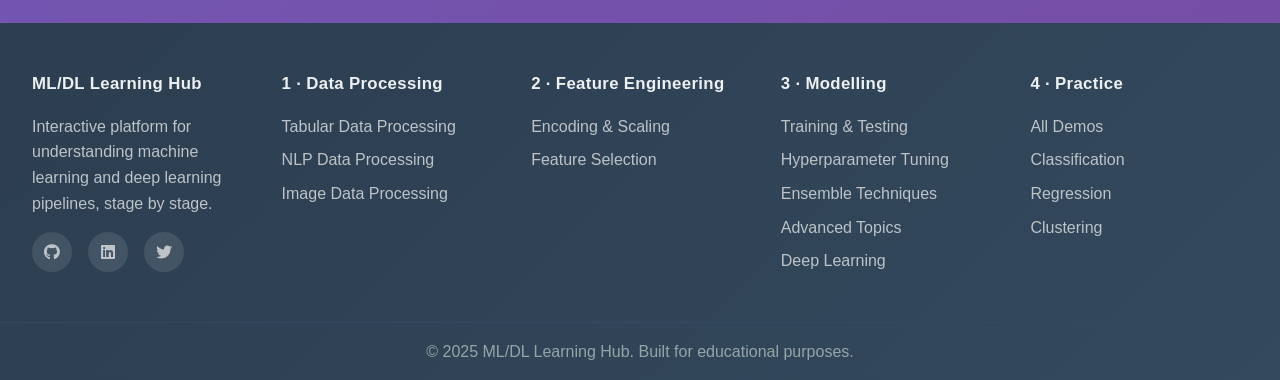
<file: training-testing.html>
<!DOCTYPE html>
<html lang="en">
<head>
    <meta charset="UTF-8">
    <meta name="viewport" content="width=device-width, initial-scale=1.0">
    <title>Training & Testing - ML/DL Learning Hub</title>
    <link rel="stylesheet" href="styles/main.css">
    <link href="https://cdnjs.cloudflare.com/ajax/libs/font-awesome/6.0.0/css/all.min.css" rel="stylesheet">
</head>
<body>
    <!-- Navigation -->
    <nav class="navbar">
        <div class="nav-container">
            <div class="nav-brand">
                <i class="fas fa-brain"></i>
                <span>ML/DL Learning Hub</span>
            </div>
            <ul class="nav-menu" id="navMenu">
                <li><a href="index.html" class="nav-link">Home</a></li>
                <li><a href="tabular-data.html" class="nav-link">Tabular Data</a></li>
                <li><a href="nlp-pipeline.html" class="nav-link">NLP Data</a></li>
                <li><a href="image-processing.html" class="nav-link">Image Data</a></li>
                <li><a href="encoding.html" class="nav-link">Encoding</a></li>
                <li><a href="feature-selection.html" class="nav-link">Feature Selection</a></li>
                <li><a href="training-testing.html" class="nav-link active" aria-current="page">Training</a></li>
                <li><a href="hyperparameter-tuning.html" class="nav-link">Tuning</a></li>
                <li><a href="ensemble-techniques.html" class="nav-link">Ensembles</a></li>
                <li><a href="advanced-topics.html" class="nav-link">Advanced Topics</a></li>
                <li><a href="dl.html" class="nav-link">Deep Learning</a></li>
                <li><a href="interactive-demos.html" class="nav-link">Demos</a></li>
            </ul>
            <div class="hamburger" role="button" tabindex="0" aria-label="Toggle navigation menu" aria-expanded="false" aria-controls="navMenu">
                <span></span>
                <span></span>
                <span></span>
            </div>
        </div>
    </nav>

    <!-- Page Header -->
    <section class="page-header">
        <div class="container">
            <h1>Model Training & Testing Pipeline</h1>
            <p>Complete workflow from data splitting to model evaluation</p>
            <div class="breadcrumb">
                <a href="index.html">Home</a> <span>/</span> <span>Training & Testing</span>
            </div>
        </div>
    </section>

    <!-- Main Content -->
    <section class="main-content">
        <div class="container">
            <div class="training-pipeline">
                <div class="pipeline-overview">
                    <div class="training-stage">
                        <h3><span class="step-number">1</span> Data Splitting</h3>
                        <div class="data-split-visual">
                            <div class="data-portion train-data">
                                <span>Training Set (70%)</span>
                                <div class="data-bars">
                                    <div class="data-bar" style="width: 70%"></div>
                                </div>
                                <p>Used to train the model and learn patterns from the data</p>
                            </div>
                            <div class="data-portion val-data">
                                <span>Validation Set (15%)</span>
                                <div class="data-bars">
                                    <div class="data-bar" style="width: 15%"></div>
                                </div>
                                <p>Used to tune hyperparameters and prevent overfitting</p>
                            </div>
                            <div class="data-portion test-data">
                                <span>Test Set (15%)</span>
                                <div class="data-bars">
                                    <div class="data-bar" style="width: 15%"></div>
                                </div>
                                <p>Used for final evaluation of model performance</p>
                            </div>
                        </div>
                        <div class="split-explanation">
                            <h4>Why Split Data?</h4>
                            <ul>
                                <li><strong>Training:</strong> Learn patterns and parameters from this subset</li>
                                <li><strong>Validation:</strong> Tune hyperparameters without touching test data</li>
                                <li><strong>Test:</strong> Unbiased evaluation of final model performance</li>
                                <li><strong>Prevent Overfitting:</strong> Ensure model generalizes to unseen data</li>
                            </ul>
                        </div>
                    </div>

                    <div class="flow-arrow">↓</div>

                    <div class="training-stage">
                        <h3><span class="step-number">2</span> Model Selection & Architecture</h3>
                        <div class="model-options">
                            <div class="model-card" onclick="selectModel('linear')">
                                <div class="model-icon">📈</div>
                                <h4>Linear Regression</h4>
                                <p>Simple, interpretable, fast training</p>
                                <div class="model-details">
                                    <span>Linear relationships</span>
                                    <span>Low complexity</span>
                                </div>
                            </div>
                            <div class="model-card" onclick="selectModel('tree')">
                                <div class="model-icon">🌳</div>
                                <h4>Decision Tree</h4>
                                <p>Non-linear, rule-based decisions</p>
                                <div class="model-details">
                                    <span>Interpretable rules</span>
                                    <span>Handles non-linearity</span>
                                </div>
                            </div>
                            <div class="model-card active" onclick="selectModel('neural')">
                                <div class="model-icon">🧠</div>
                                <h4>Neural Network</h4>
                                <p>Complex patterns, high capacity</p>
                                <div class="model-details">
                                    <span>Universal approximator</span>
                                    <span>Requires more data</span>
                                </div>
                            </div>
                            <div class="model-card" onclick="selectModel('ensemble')">
                                <div class="model-icon">🎯</div>
                                <h4>Random Forest</h4>
                                <p>Ensemble method, robust</p>
                                <div class="model-details">
                                    <span>Reduces overfitting</span>
                                    <span>Feature importance</span>
                                </div>
                            </div>
                        </div>
                        <div class="selected-model-details" id="model-details">
                            <h4>Neural Network Architecture</h4>
                            <div class="nn-architecture">
                                <div class="nn-layer">
                                    <div class="layer-name">Input Layer</div>
                                    <div class="layer-neurons">
                                        <div class="neuron"></div>
                                        <div class="neuron"></div>
                                        <div class="neuron"></div>
                                        <div class="neuron"></div>
                                    </div>
                                    <div class="layer-info">4 features</div>
                                </div>
                                <div class="nn-layer">
                                    <div class="layer-name">Hidden Layer 1</div>
                                    <div class="layer-neurons">
                                        <div class="neuron"></div>
                                        <div class="neuron"></div>
                                        <div class="neuron"></div>
                                    </div>
                                    <div class="layer-info">ReLU activation</div>
                                </div>
                                <div class="nn-layer">
                                    <div class="layer-name">Hidden Layer 2</div>
                                    <div class="layer-neurons">
                                        <div class="neuron"></div>
                                        <div class="neuron"></div>
                                    </div>
                                    <div class="layer-info">ReLU activation</div>
                                </div>
                                <div class="nn-layer">
                                    <div class="layer-name">Output Layer</div>
                                    <div class="layer-neurons">
                                        <div class="neuron"></div>
                                    </div>
                                    <div class="layer-info">Sigmoid activation</div>
                                </div>
                            </div>
                        </div>
                    </div>

                    <div class="flow-arrow">↓</div>

                    <div class="training-stage">
                        <h3><span class="step-number">3</span> Training Process</h3>
                        <div class="training-process">
                            <div class="training-controls">
                                <button id="start-training" onclick="startTraining()" class="train-button">
                                    <i class="fas fa-play"></i> Start Training
                                </button>
                                <div class="training-params">
                                    <div class="param-group">
                                        <label>Learning Rate:</label>
                                        <input type="range" id="lr-slider" min="0.001" max="0.1" step="0.001" value="0.01">
                                        <span id="lr-display">0.01</span>
                                    </div>
                                    <div class="param-group">
                                        <label>Batch Size:</label>
                                        <input type="range" id="batch-slider" min="16" max="128" step="16" value="32">
                                        <span id="batch-display">32</span>
                                    </div>
                                    <div class="param-group">
                                        <label>Epochs:</label>
                                        <input type="range" id="epoch-slider" min="10" max="200" step="10" value="100">
                                        <span id="epoch-display">100</span>
                                    </div>
                                </div>
                            </div>
                            <div class="training-visualization">
                                <div class="loss-chart">
                                    <h4>Training Progress</h4>
                                    <canvas id="loss-canvas" width="500" height="300"></canvas>
                                    <div class="chart-legend">
                                        <span class="legend-item">
                                            <div class="legend-color" style="background: #ff6b6b;"></div>
                                            Training Loss
                                        </span>
                                        <span class="legend-item">
                                            <div class="legend-color" style="background: #4ecdc4;"></div>
                                            Validation Loss
                                        </span>
                                    </div>
                                </div>
                                <div class="training-stats">
                                    <div class="stat">
                                        <span>Epoch:</span>
                                        <span id="current-epoch">0/100</span>
                                    </div>
                                    <div class="stat">
                                        <span>Training Loss:</span>
                                        <span id="train-loss">0.000</span>
                                    </div>
                                    <div class="stat">
                                        <span>Validation Loss:</span>
                                        <span id="val-loss">0.000</span>
                                    </div>
                                    <div class="stat">
                                        <span>Accuracy:</span>
                                        <span id="accuracy">0.0%</span>
                                    </div>
                                    <div class="stat">
                                        <span>Training Time:</span>
                                        <span id="training-time">0s</span>
                                    </div>
                                </div>
                            </div>
                        </div>
                    </div>

                    <div class="flow-arrow">↓</div>

                    <div class="training-stage">
                        <h3><span class="step-number">4</span> Model Evaluation</h3>
                        <div class="evaluation-metrics">
                            <div class="metrics-grid">
                                <div class="metric-card">
                                    <h4>Confusion Matrix</h4>
                                    <div class="confusion-matrix">
                                        <table>
                                            <tr>
                                                <td></td>
                                                <td><strong>Pred 0</strong></td>
                                                <td><strong>Pred 1</strong></td>
                                            </tr>
                                            <tr>
                                                <td><strong>True 0</strong></td>
                                                <td class="tn">85</td>
                                                <td class="fp">5</td>
                                            </tr>
                                            <tr>
                                                <td><strong>True 1</strong></td>
                                                <td class="fn">10</td>
                                                <td class="tp">90</td>
                                            </tr>
                                        </table>
                                    </div>
                                    <div class="matrix-explanation">
                                        <p><strong>TP:</strong> True Positives (correctly predicted positive)</p>
                                        <p><strong>TN:</strong> True Negatives (correctly predicted negative)</p>
                                        <p><strong>FP:</strong> False Positives (incorrectly predicted positive)</p>
                                        <p><strong>FN:</strong> False Negatives (incorrectly predicted negative)</p>
                                    </div>
                                </div>
                                
                                <div class="metric-card">
                                    <h4>Performance Metrics</h4>
                                    <div class="metrics-list">
                                        <div class="metric-item">
                                            <span>Accuracy:</span>
                                            <span class="metric-value">92.1%</span>
                                            <div class="metric-formula">Accuracy = (TP + TN) / Total</div>
                                        </div>
                                        <div class="metric-item">
                                            <span>Precision:</span>
                                            <span class="metric-value">94.7%</span>
                                            <div class="metric-formula">Precision = TP / (TP + FP)</div>
                                        </div>
                                        <div class="metric-item">
                                            <span>Recall:</span>
                                            <span class="metric-value">90.0%</span>
                                            <div class="metric-formula">Recall = TP / (TP + FN)</div>
                                        </div>
                                        <div class="metric-item">
                                            <span>F1-Score:</span>
                                            <span class="metric-value">92.3%</span>
                                            <div class="metric-formula">F1 = 2 × (Precision × Recall) / (Precision + Recall)</div>
                                        </div>
                                    </div>
                                </div>
                                
                                <div class="metric-card">
                                    <h4>ROC Curve</h4>
                                    <div class="roc-curve">
                                        <canvas id="roc-canvas" width="250" height="250"></canvas>
                                        <div class="auc-score">AUC: 0.95</div>
                                        <p>Area Under Curve measures the model's ability to distinguish between classes</p>
                                    </div>
                                </div>
                            </div>
                        </div>
                    </div>
                </div>
            </div>
        </div>
    </section>

    <!-- Training Concepts Section -->
    <section class="concepts-section">
        <div class="container">
            <h2>Key Training Concepts</h2>
            <div class="concepts-grid">
                <div class="concept-card">
                    <h3>🎯 Overfitting vs Underfitting</h3>
                    <div class="concept-visual">
                        <div class="fitting-example">
                            <div class="fit-type">
                                <h5>Underfitting</h5>
                                <p>Model is too simple</p>
                                <div class="fit-indicator poor">High bias, low variance</div>
                            </div>
                            <div class="fit-type">
                                <h5>Good Fit</h5>
                                <p>Model is just right</p>
                                <div class="fit-indicator good">Balanced bias-variance</div>
                            </div>
                            <div class="fit-type">
                                <h5>Overfitting</h5>
                                <p>Model is too complex</p>
                                <div class="fit-indicator poor">Low bias, high variance</div>
                            </div>
                        </div>
                    </div>
                </div>
                
                <div class="concept-card">
                    <h3>📊 Cross-Validation</h3>
                    <div class="cv-visual">
                        <p>K-Fold Cross-Validation (K=5)</p>
                        <div class="cv-folds">
                            <div class="fold">
                                <div class="fold-train">Train</div>
                                <div class="fold-train">Train</div>
                                <div class="fold-train">Train</div>
                                <div class="fold-train">Train</div>
                                <div class="fold-val">Val</div>
                            </div>
                            <div class="fold">
                                <div class="fold-train">Train</div>
                                <div class="fold-train">Train</div>
                                <div class="fold-train">Train</div>
                                <div class="fold-val">Val</div>
                                <div class="fold-train">Train</div>
                            </div>
                        </div>
                        <p>Each fold serves as validation set once</p>
                    </div>
                </div>
                
                <div class="concept-card">
                    <h3>⚡ Optimization Algorithms</h3>
                    <ul>
                        <li><strong>SGD:</strong> Stochastic Gradient Descent - simple but effective</li>
                        <li><strong>Adam:</strong> Adaptive moments - combines momentum and RMSprop</li>
                        <li><strong>RMSprop:</strong> Root Mean Square propagation - adaptive learning rates</li>
                        <li><strong>Momentum:</strong> Accelerates gradients in relevant direction</li>
                    </ul>
                </div>
                
                <div class="concept-card">
                    <h3>🔧 Regularization Techniques</h3>
                    <ul>
                        <li><strong>L1 Regularization:</strong> Adds sum of absolute weights to loss</li>
                        <li><strong>L2 Regularization:</strong> Adds sum of squared weights to loss</li>
                        <li><strong>Dropout:</strong> Randomly sets neurons to zero during training</li>
                        <li><strong>Early Stopping:</strong> Stop training when validation loss increases</li>
                    </ul>
                </div>
            </div>
        </div>
    </section>

    <!-- Navigation -->
    <section class="page-navigation">
        <div class="container">
            <div class="nav-links">
                <a href="feature-selection.html" class="nav-btn prev">
                    <i class="fas fa-arrow-left"></i> Feature Selection
                </a>
                <a href="hyperparameter-tuning.html" class="nav-btn next">
                    Hyperparameter Tuning <i class="fas fa-arrow-right"></i>
                </a>
            </div>
        </div>
    </section>

    <!-- Footer -->
    <footer class="footer">
        <div class="footer-content">
            <div class="footer-section">
                <h3>ML/DL Learning Hub</h3>
                <p>Interactive platform for understanding machine learning and deep learning pipelines, stage by stage.</p>
                <div class="social-links">
                    <a href="#" aria-label="GitHub"><i class="fab fa-github"></i></a>
                    <a href="#" aria-label="LinkedIn"><i class="fab fa-linkedin"></i></a>
                    <a href="#" aria-label="Twitter"><i class="fab fa-twitter"></i></a>
                </div>
            </div>
            <div class="footer-section">
                <h4>1 &middot; Data Processing</h4>
                <ul>
                    <li><a href="tabular-data.html">Tabular Data Processing</a></li>
                    <li><a href="nlp-pipeline.html">NLP Data Processing</a></li>
                    <li><a href="image-processing.html">Image Data Processing</a></li>
                </ul>
            </div>
            <div class="footer-section">
                <h4>2 &middot; Feature Engineering</h4>
                <ul>
                    <li><a href="encoding.html">Encoding &amp; Scaling</a></li>
                    <li><a href="feature-selection.html">Feature Selection</a></li>
                </ul>
            </div>
            <div class="footer-section">
                <h4>3 &middot; Modelling</h4>
                <ul>
                    <li><a href="training-testing.html">Training &amp; Testing</a></li>
                    <li><a href="hyperparameter-tuning.html">Hyperparameter Tuning</a></li>
                    <li><a href="ensemble-techniques.html">Ensemble Techniques</a></li>
                    <li><a href="advanced-topics.html">Advanced Topics</a></li>
                    <li><a href="dl.html">Deep Learning</a></li>
                </ul>
            </div>
            <div class="footer-section">
                <h4>4 &middot; Practice</h4>
                <ul>
                    <li><a href="interactive-demos.html">All Demos</a></li>
                    <li><a href="interactive-demos.html#classification">Classification</a></li>
                    <li><a href="interactive-demos.html#regression">Regression</a></li>
                    <li><a href="interactive-demos.html#clustering">Clustering</a></li>
                </ul>
            </div>
        </div>
        <div class="footer-bottom">
            <p>&copy; 2025 ML/DL Learning Hub. Built for educational purposes.</p>
        </div>
    </footer>

    <!-- Scripts -->
    <script src="js/main.js"></script>
    <script src="js/training.js"></script>
</body>
</html>
</file>
<file: styles/main.css>
/* Reset and Base Styles */
* {
    margin: 0;
    padding: 0;
    box-sizing: border-box;
}

body {
    font-family: 'Segoe UI', Tahoma, Geneva, Verdana, sans-serif;
    line-height: 1.6;
    color: #333;
    background: linear-gradient(135deg, #667eea 0%, #764ba2 100%);
    min-height: 100vh;
}

.container {
    max-width: 1200px;
    margin: 0 auto;
    padding: 0 2rem;
}

/* Navigation Styles */
.navbar {
    position: fixed;
    top: 0;
    width: 100%;
    background: rgba(255, 255, 255, 0.95);
    backdrop-filter: blur(10px);
    border-bottom: 1px solid rgba(0, 0, 0, 0.1);
    z-index: 1000;
    transition: all 0.3s ease;
}

.nav-container {
    max-width: 1200px;
    margin: 0 auto;
    display: flex;
    justify-content: space-between;
    align-items: center;
    padding: 1rem 2rem;
}

.nav-brand {
    display: flex;
    align-items: center;
    gap: 0.5rem;
    font-size: 1.5rem;
    font-weight: 700;
    color: #667eea;
    text-decoration: none;
}

.nav-menu {
    display: flex;
    list-style: none;
    gap: 2rem;
}

.nav-link {
    text-decoration: none;
    color: #333;
    font-weight: 500;
    transition: color 0.3s ease;
    padding: 0.5rem 1rem;
    border-radius: 5px;
}

.nav-link:hover,
.nav-link.active {
    color: #667eea;
    background: rgba(102, 126, 234, 0.1);
}

.hamburger {
    display: none;
    flex-direction: column;
    cursor: pointer;
}

.hamburger span {
    width: 25px;
    height: 3px;
    background: #333;
    margin: 3px 0;
    transition: 0.3s;
}

.hamburger.active span:nth-child(1) {
    transform: rotate(-45deg) translate(-5px, 6px);
}

.hamburger.active span:nth-child(2) {
    opacity: 0;
}

.hamburger.active span:nth-child(3) {
    transform: rotate(45deg) translate(-5px, -6px);
}

/* Page Header */
.page-header {
    padding: 120px 0 60px;
    text-align: center;
    color: white;
}

.page-header h1 {
    font-size: 3rem;
    margin-bottom: 1rem;
    text-shadow: 2px 2px 4px rgba(0, 0, 0, 0.3);
}

.page-header p {
    font-size: 1.2rem;
    margin-bottom: 1rem;
    opacity: 0.9;
}

.breadcrumb {
    font-size: 1rem;
    opacity: 0.8;
}

.breadcrumb a {
    color: white;
    text-decoration: none;
}

.breadcrumb a:hover {
    text-decoration: underline;
}

/* Hero Section */
.hero-section {
    padding: 120px 0 60px;
}

.hero {
    display: grid;
    grid-template-columns: 1fr 1fr;
    gap: 3rem;
    align-items: center;
    margin-bottom: 4rem;
}

.hero-content {
    color: white;
}

.hero-title {
    font-size: 3.5rem;
    font-weight: 700;
    margin-bottom: 1rem;
    text-shadow: 2px 2px 4px rgba(0, 0, 0, 0.3);
}

.hero-subtitle {
    font-size: 1.3rem;
    margin-bottom: 2rem;
    opacity: 0.9;
}

.hero-stats {
    display: flex;
    gap: 2rem;
    margin-bottom: 2rem;
}

.stat {
    display: flex;
    align-items: center;
    gap: 0.5rem;
    font-weight: 500;
}

.cta-button {
    background: linear-gradient(135deg, #ff6b6b, #ee5a24);
    color: white;
    border: none;
    padding: 1rem 2rem;
    font-size: 1.2rem;
    font-weight: 600;
    border-radius: 50px;
    cursor: pointer;
    transition: all 0.3s ease;
    box-shadow: 0 10px 30px rgba(255, 107, 107, 0.3);
    text-decoration: none;
    display: inline-block;
}

.cta-button:hover {
    transform: translateY(-3px);
    box-shadow: 0 15px 40px rgba(255, 107, 107, 0.4);
}

.hero-visual {
    display: flex;
    justify-content: center;
    align-items: center;
}

.pipeline-preview {
    display: flex;
    align-items: center;
    gap: 1rem;
    background: rgba(255, 255, 255, 0.1);
    padding: 2rem;
    border-radius: 20px;
    backdrop-filter: blur(10px);
}

.pipeline-node {
    width: 60px;
    height: 60px;
    background: linear-gradient(135deg, #ff6b6b, #ee5a24);
    border-radius: 50%;
    display: flex;
    align-items: center;
    justify-content: center;
    font-size: 1.5rem;
    color: white;
    position: relative;
    cursor: pointer;
    transition: transform 0.3s ease;
}

.pipeline-node:hover {
    transform: scale(1.1);
}

.pipeline-arrow {
    font-size: 1.5rem;
    color: white;
    animation: pulse 2s infinite;
}

@keyframes pulse {
    0%, 100% { opacity: 1; }
    50% { opacity: 0.5; }
}

/* Feature Cards */
.features-grid {
    display: grid;
    grid-template-columns: repeat(auto-fit, minmax(350px, 1fr));
    gap: 2rem;
    margin-top: 3rem;
}

.feature-card {
    background: rgba(255, 255, 255, 0.95);
    border-radius: 20px;
    padding: 2rem;
    text-align: center;
    transition: all 0.3s ease;
    cursor: pointer;
    border: 2px solid transparent;
}

.feature-card:hover {
    transform: translateY(-10px);
    box-shadow: 0 20px 40px rgba(0, 0, 0, 0.1);
    border-color: #667eea;
}

.feature-icon {
    font-size: 3rem;
    margin-bottom: 1rem;
}

.feature-card h3 {
    font-size: 1.5rem;
    margin-bottom: 1rem;
    color: #333;
}

.feature-card p {
    color: #666;
    line-height: 1.6;
    margin-bottom: 1rem;
}

.feature-highlights {
    display: flex;
    gap: 0.5rem;
    justify-content: center;
    flex-wrap: wrap;
}

.highlight {
    background: linear-gradient(135deg, #667eea, #764ba2);
    color: white;
    padding: 0.25rem 0.75rem;
    border-radius: 20px;
    font-size: 0.8rem;
    font-weight: 500;
}

.overview-card .learning-path {
    text-align: left;
    margin-top: 1rem;
}

.path-step {
    padding: 0.5rem 0;
    border-left: 3px solid #667eea;
    padding-left: 1rem;
    margin-bottom: 0.5rem;
}

/* Main Content */
.main-content {
    background: rgba(255, 255, 255, 0.95);
    margin: 2rem auto;
    border-radius: 20px;
    padding: 3rem;
    box-shadow: 0 20px 40px rgba(0, 0, 0, 0.1);
}

/* Pipeline Styles */
.pipeline-container {
    max-width: 1000px;
    margin: 0 auto;
}

.pipeline-stage {
    margin-bottom: 3rem;
    border-radius: 15px;
    overflow: hidden;
    box-shadow: 0 5px 15px rgba(0, 0, 0, 0.1);
    transition: all 0.3s ease;
}

.pipeline-stage:hover {
    transform: translateY(-5px);
    box-shadow: 0 15px 30px rgba(0, 0, 0, 0.15);
}

.stage-header {
    background: linear-gradient(135deg, #667eea, #764ba2);
    color: white;
    padding: 1.5rem;
    display: flex;
    align-items: center;
    gap: 1rem;
}

.stage-number {
    background: rgba(255, 255, 255, 0.2);
    width: 40px;
    height: 40px;
    border-radius: 50%;
    display: flex;
    align-items: center;
    justify-content: center;
    font-weight: bold;
    font-size: 1.2rem;
}

.stage-content {
    background: white;
    padding: 2rem;
}

.stage-layout {
    display: grid;
    grid-template-columns: 1fr 1fr;
    gap: 2rem;
    align-items: start;
}

.stage-explanation h4 {
    color: #333;
    margin-bottom: 1rem;
    font-size: 1.3rem;
}

.stage-explanation ul {
    list-style: none;
    padding-left: 0;
}

.stage-explanation li {
    margin-bottom: 0.75rem;
    padding-left: 1rem;
    position: relative;
}

.stage-explanation li::before {
    content: "▶";
    position: absolute;
    left: 0;
    color: #667eea;
}

.code-example {
    background: #f8f9fa;
    border-radius: 8px;
    padding: 1rem;
    margin-top: 1rem;
}

.code-example pre {
    background: #2d3748;
    color: #e2e8f0;
    padding: 1rem;
    border-radius: 5px;
    overflow-x: auto;
    font-size: 0.9rem;
    line-height: 1.4;
}

/* --------------------------------------------------------------------------
   Code samples: keep the indentation the author wrote
   A sample dropped into a <div> inherits white-space:normal, which collapses
   every newline and every run of leading spaces into one space, so the whole
   listing renders on a single line. Samples are now <pre><code>, and these
   rules make sure any wrapper class keeps that behaviour.
   -------------------------------------------------------------------------- */
pre.code-block,
pre.code-example,
pre.code-snippet,
.code-example pre,
.code-snippet pre,
.code-block pre {
    white-space: pre;
    tab-size: 4;
    -moz-tab-size: 4;
}

pre.code-block code,
pre.code-example code,
pre.code-snippet code,
.code-example pre code,
.code-snippet pre code,
.code-block pre code {
    display: block;
    font: inherit;
    color: inherit;
    background: none;
    border: 0;
    padding: 0;
    margin: 0;
    white-space: inherit;
}

/* Demo Styles */
.stage-demo {
    background: #f8f9fa;
    border-radius: 10px;
    padding: 1.5rem;
    border: 2px solid #e9ecef;
}

.demo-input, .demo-output {
    margin-bottom: 1rem;
}

.demo-input label, .demo-output label {
    display: block;
    margin-bottom: 0.5rem;
    font-weight: 600;
    color: #495057;
}

.demo-input textarea {
    width: 100%;
    padding: 0.75rem;
    border: 2px solid #dee2e6;
    border-radius: 5px;
    font-family: 'Courier New', monospace;
    resize: vertical;
    min-height: 80px;
}

.demo-output div {
    background: white;
    border: 2px solid #dee2e6;
    border-radius: 5px;
    padding: 0.75rem;
    font-family: 'Courier New', monospace;
    min-height: 40px;
}

.demo-button {
    background: linear-gradient(135deg, #667eea, #764ba2);
    color: white;
    border: none;
    padding: 0.75rem 1.5rem;
    border-radius: 25px;
    cursor: pointer;
    font-weight: 600;
    transition: all 0.3s ease;
    margin: 0.5rem 0.5rem 0.5rem 0;
}

.demo-button:hover {
    transform: translateY(-2px);
    box-shadow: 0 8px 16px rgba(102, 126, 234, 0.3);
}

.demo-button.secondary {
    background: linear-gradient(135deg, #6c757d, #495057);
}

.preprocessing-options {
    margin-top: 1rem;
    padding-top: 1rem;
    border-top: 1px solid #dee2e6;
}

.preprocessing-options label {
    display: block;
    margin-bottom: 0.5rem;
    font-size: 0.9rem;
}

.preprocessing-options input[type="checkbox"] {
    margin-right: 0.5rem;
}

/* Embeddings and Visualization */
.embedding-visualization {
    margin-top: 2rem;
}

.embedding-grid {
    display: grid;
    grid-template-columns: repeat(auto-fit, minmax(200px, 1fr));
    gap: 1rem;
    margin-bottom: 2rem;
}

.word-embedding {
    background: white;
    border: 2px solid #667eea;
    border-radius: 10px;
    padding: 1rem;
    text-align: center;
}

.word {
    font-size: 1.2rem;
    font-weight: bold;
    color: #667eea;
    margin-bottom: 0.5rem;
    display: block;
}

.vector {
    font-family: 'Courier New', monospace;
    font-size: 0.8rem;
    color: #666;
    background: #f8f9fa;
    padding: 0.5rem;
    border-radius: 5px;
    margin-bottom: 0.5rem;
}

.similarity {
    font-size: 0.8rem;
    color: #28a745;
    font-style: italic;
}

.embedding-math {
    background: #e8f5e8;
    border-radius: 10px;
    padding: 1.5rem;
    border-left: 4px solid #28a745;
}

.math-example code {
    background: #2d3748;
    color: #e2e8f0;
    padding: 0.5rem 1rem;
    border-radius: 5px;
    font-size: 1.1rem;
    display: block;
    text-align: center;
    margin-bottom: 0.5rem;
}

/* Transformer Architecture */
.transformer-section {
    margin-top: 2rem;
}

.transformer-explanation {
    margin-bottom: 2rem;
}

.transformer-architecture {
    background: #f8f9fa;
    border-radius: 15px;
    padding: 2rem;
}

.attention-demo {
    margin-bottom: 2rem;
}

.sentence-example {
    background: white;
    padding: 1rem;
    border-radius: 8px;
    font-size: 1.1rem;
    font-weight: 600;
    text-align: center;
    margin-bottom: 1rem;
    border: 2px solid #dee2e6;
}

.attention-matrix {
    background: white;
    border-radius: 10px;
    padding: 1.5rem;
    border: 2px solid #dee2e6;
}

.attention-row {
    display: flex;
    align-items: center;
    gap: 1rem;
    margin-bottom: 0.75rem;
}

.word-label {
    width: 60px;
    font-weight: bold;
    color: #333;
    text-align: right;
}

.attention-weights {
    display: flex;
    gap: 0.5rem;
}

.weight {
    width: 25px;
    height: 25px;
    border-radius: 4px;
    cursor: pointer;
    transition: all 0.3s ease;
}

.weight:hover {
    transform: scale(1.1);
}

.weight.high {
    background: #e74c3c;
    animation: pulse-high 2s infinite;
}

.weight.med {
    background: #f39c12;
    animation: pulse-med 2s infinite;
}

.weight.low {
    background: #95a5a6;
}

@keyframes pulse-high {
    0%, 100% { opacity: 1; }
    50% { opacity: 0.7; }
}

@keyframes pulse-med {
    0%, 100% { opacity: 1; }
    50% { opacity: 0.8; }
}

.attention-legend {
    display: flex;
    justify-content: center;
    gap: 2rem;
    margin-top: 1rem;
}

.legend-item {
    display: flex;
    align-items: center;
    gap: 0.5rem;
    font-size: 0.9rem;
}

.components-grid {
    display: grid;
    grid-template-columns: repeat(auto-fit, minmax(250px, 1fr));
    gap: 1.5rem;
    margin-top: 1rem;
}

.component {
    background: white;
    border-radius: 10px;
    padding: 1.5rem;
    border: 2px solid #dee2e6;
    transition: all 0.3s ease;
}

.component:hover {
    border-color: #667eea;
    box-shadow: 0 5px 15px rgba(102, 126, 234, 0.2);
}

.component h5 {
    color: #667eea;
    margin-bottom: 0.5rem;
}

/* NLP Applications */
.nlp-applications {
    margin-top: 2rem;
}

.nlp-tasks {
    display: grid;
    grid-template-columns: repeat(auto-fit, minmax(300px, 1fr));
    gap: 2rem;
    margin-top: 2rem;
}

.task-card {
    background: white;
    border: 2px solid #e9ecef;
    border-radius: 15px;
    padding: 2rem;
    transition: all 0.3s ease;
    text-align: center;
}

.task-card:hover {
    border-color: #667eea;
    box-shadow: 0 10px 25px rgba(102, 126, 234, 0.2);
    transform: translateY(-5px);
}

.task-icon {
    font-size: 3rem;
    margin-bottom: 1rem;
}

.task-card h4 {
    color: #667eea;
    margin-bottom: 1rem;
    font-size: 1.3rem;
}

.task-example {
    background: #f8f9fa;
    padding: 1rem;
    border-radius: 8px;
    margin-bottom: 1rem;
    text-align: left;
}

.example-input {
    margin-bottom: 0.5rem;
    font-weight: 600;
}

.example-output {
    font-family: 'Courier New', monospace;
    color: #28a745;
}

.entity {
    padding: 0.2rem 0.5rem;
    border-radius: 4px;
    font-weight: bold;
}

.entity.person {
    background: #ffe6e6;
    color: #d63031;
}

.entity.org {
    background: #e6f3ff;
    color: #0984e3;
}

.entity.loc {
    background: #e6ffe6;
    color: #00b894;
}

.task-applications {
    display: flex;
    gap: 0.5rem;
    justify-content: center;
    flex-wrap: wrap;
}

.task-applications span {
    background: linear-gradient(135deg, #667eea, #764ba2);
    color: white;
    padding: 0.25rem 0.75rem;
    border-radius: 15px;
    font-size: 0.8rem;
}

/* Tabular Data Styles */
.tabular-pipeline {
    max-width: 1000px;
    margin: 0 auto;
}

.data-flow {
    display: flex;
    flex-direction: column;
    gap: 2rem;
}

.flow-step {
    background: white;
    border-radius: 15px;
    padding: 2rem;
    border-left: 5px solid #667eea;
    box-shadow: 0 5px 15px rgba(0, 0, 0, 0.1);
    transition: all 0.3s ease;
}

.flow-step:hover {
    transform: translateY(-5px);
    box-shadow: 0 15px 30px rgba(0, 0, 0, 0.15);
}

.flow-step h3 {
    color: #667eea;
    margin-bottom: 1.5rem;
    font-size: 1.5rem;
    display: flex;
    align-items: center;
    gap: 1rem;
}

.step-number {
    background: linear-gradient(135deg, #667eea, #764ba2);
    color: white;
    width: 35px;
    height: 35px;
    border-radius: 50%;
    display: flex;
    align-items: center;
    justify-content: center;
    font-weight: bold;
}

.flow-arrow {
    text-align: center;
    font-size: 2rem;
    color: #667eea;
    margin: 1rem 0;
    animation: bounce 2s infinite;
}

@keyframes bounce {
    0%, 20%, 50%, 80%, 100% { transform: translateY(0); }
    40% { transform: translateY(-10px); }
    60% { transform: translateY(-5px); }
}

.sample-data {
    width: 100%;
    border-collapse: collapse;
    margin-bottom: 1rem;
    background: white;
    border-radius: 8px;
    overflow: hidden;
    box-shadow: 0 2px 8px rgba(0, 0, 0, 0.1);
}

.sample-data th,
.sample-data td {
    padding: 0.75rem;
    text-align: left;
    border-bottom: 1px solid #dee2e6;
}

.sample-data th {
    background: linear-gradient(135deg, #667eea, #764ba2);
    color: white;
    font-weight: 600;
}

.sample-data tr:nth-child(even) {
    background: #f8f9fa;
}

.sample-data tr.missing-data {
    background: #fff3cd;
    border-left: 4px solid #ffc107;
}

.data-stats {
    display: grid;
    grid-template-columns: repeat(auto-fit, minmax(150px, 1fr));
    gap: 1rem;
    margin-top: 1rem;
}

.stat-item {
    background: white;
    padding: 1rem;
    border-radius: 8px;
    text-align: center;
    border: 2px solid #e9ecef;
}

.stat-label {
    font-size: 0.9rem;
    color: #666;
    display: block;
    margin-bottom: 0.5rem;
}

.stat-value {
    font-size: 1.5rem;
    font-weight: bold;
    color: #667eea;
}

.preprocessing-steps {
    display: grid;
    grid-template-columns: repeat(auto-fit, minmax(350px, 1fr));
    gap: 2rem;
}

.preprocessing-card {
    background: #f8f9fa;
    border-radius: 10px;
    padding: 1.5rem;
    border: 2px solid #e9ecef;
}

.preprocessing-card h4 {
    color: #333;
    margin-bottom: 1rem;
}

.method-options {
    display: flex;
    gap: 0.5rem;
    margin-bottom: 1rem;
    flex-wrap: wrap;
}

.method-btn {
    background: white;
    border: 2px solid #dee2e6;
    padding: 0.5rem 1rem;
    border-radius: 20px;
    cursor: pointer;
    transition: all 0.3s ease;
    font-size: 0.9rem;
}

.method-btn.active,
.method-btn:hover {
    background: #667eea;
    color: white;
    border-color: #667eea;
}

.method-result {
    background: white;
    padding: 1rem;
    border-radius: 5px;
    font-family: 'Courier New', monospace;
    font-size: 0.9rem;
    border: 2px solid #dee2e6;
    margin-bottom: 1rem;
}

.method-explanation {
    font-size: 0.9rem;
    color: #666;
    line-height: 1.4;
}

.encoding-demo {
    background: white;
    border-radius: 10px;
    padding: 1.5rem;
    border: 2px solid #dee2e6;
}

.before-after {
    display: flex;
    align-items: center;
    gap: 1rem;
    justify-content: space-between;
}

.before, .after {
    flex: 1;
    text-align: center;
}

.encoding-arrow {
    font-size: 1.5rem;
    color: #667eea;
    font-weight: bold;
}

.encoding-table {
    margin-top: 0.5rem;
    border-collapse: collapse;
    width: 100%;
}

.encoding-table th,
.encoding-table td {
    padding: 0.25rem 0.5rem;
    border: 1px solid #dee2e6;
    text-align: center;
    font-size: 0.8rem;
}

.encoding-table th {
    background: #f8f9fa;
    font-weight: bold;
}

/* Feature Engineering */
.feature-engineering {
    display: grid;
    grid-template-columns: repeat(auto-fit, minmax(400px, 1fr));
    gap: 2rem;
}

.feature-type {
    background: white;
    border-radius: 10px;
    padding: 1.5rem;
    border: 2px solid #e9ecef;
}

.feature-type h4 {
    color: #667eea;
    margin-bottom: 1rem;
}

.scaling-visual {
    display: flex;
    gap: 1rem;
    align-items: center;
    margin-bottom: 1rem;
}

.scale-before,
.scale-after {
    flex: 1;
    background: #f8f9fa;
    padding: 1rem;
    border-radius: 5px;
    font-family: 'Courier New', monospace;
    font-size: 0.9rem;
}

.scale-arrow {
    font-weight: bold;
    color: #667eea;
    white-space: nowrap;
}

.scaling-options {
    display: flex;
    gap: 1rem;
    margin-top: 1rem;
}

.scaling-method {
    background: #f8f9fa;
    padding: 1rem;
    border-radius: 8px;
    flex: 1;
    text-align: center;
    border: 2px solid #e9ecef;
}

.scaling-method h5 {
    color: #667eea;
    margin-bottom: 0.5rem;
}

.scaling-method code {
    background: #2d3748;
    color: #e2e8f0;
    padding: 0.25rem 0.5rem;
    border-radius: 4px;
    font-size: 0.8rem;
}

.feature-examples {
    display: flex;
    flex-direction: column;
    gap: 0.75rem;
}

.feature-example {
    background: #f8f9fa;
    padding: 1rem;
    border-radius: 5px;
    font-family: 'Courier New', monospace;
    font-size: 0.9rem;
    border-left: 3px solid #667eea;
}

.final-data {
    text-align: center;
}

.processed-data {
    width: 100%;
    border-collapse: collapse;
    margin-bottom: 1rem;
    background: white;
    border-radius: 8px;
    overflow: hidden;
    box-shadow: 0 2px 8px rgba(0, 0, 0, 0.1);
}

.processed-data th,
.processed-data td {
    padding: 0.75rem;
    text-align: center;
    border-bottom: 1px solid #dee2e6;
    font-family: 'Courier New', monospace;
}

.processed-data th {
    background: linear-gradient(135deg, #28a745, #20c997);
    color: white;
    font-weight: 600;
}

.data-ready-indicator {
    display: flex;
    align-items: center;
    justify-content: center;
    gap: 0.5rem;
    background: #d4edda;
    color: #155724;
    padding: 1rem;
    border-radius: 8px;
    font-weight: 600;
}

.data-ready-indicator i {
    font-size: 1.2rem;
    color: #28a745;
}

/* Interactive Demos */
.interactive-demo {
    max-width: 1200px;
    margin: 0 auto;
}

.demo-tabs {
    display: flex;
    gap: 0.5rem;
    margin-bottom: 2rem;
    flex-wrap: wrap;
    justify-content: center;
}

.demo-tab-button {
    background: white;
    border: 2px solid #e9ecef;
    padding: 0.75rem 1.5rem;
    border-radius: 25px;
    cursor: pointer;
    font-weight: 600;
    transition: all 0.3s ease;
}

.demo-tab-button.active,
.demo-tab-button:hover {
    background: linear-gradient(135deg, #667eea, #764ba2);
    color: white;
    border-color: #667eea;
}

.demo-content {
    display: none;
}

.demo-content.active {
    display: block;
}

.demo-content h3 {
    color: #667eea;
    margin-bottom: 2rem;
    font-size: 1.8rem;
    text-align: center;
}

.demo-interface {
    display: grid;
    grid-template-columns: 300px 1fr 300px;
    gap: 2rem;
    align-items: start;
}

.demo-controls {
    background: white;
    border-radius: 15px;
    padding: 1.5rem;
    box-shadow: 0 5px 15px rgba(0, 0, 0, 0.1);
    border: 2px solid #e9ecef;
}

.demo-controls h4 {
    color: #667eea;
    margin-bottom: 1rem;
    border-bottom: 2px solid #e9ecef;
    padding-bottom: 0.5rem;
}

.control-group {
    margin-bottom: 1rem;
}

.control-group label {
    display: block;
    margin-bottom: 0.5rem;
    font-weight: 600;
    color: #333;
}

.control-group select,
.control-group input[type="range"] {
    width: 100%;
    padding: 0.5rem;
    border: 2px solid #e9ecef;
    border-radius: 5px;
}

.control-group input[type="range"] {
    padding: 0;
}

.demo-visualization {
    background: white;
    border-radius: 15px;
    padding: 1.5rem;
    box-shadow: 0 5px 15px rgba(0, 0, 0, 0.1);
    text-align: center;
    border: 2px solid #e9ecef;
}

.demo-visualization h4 {
    color: #667eea;
    margin-bottom: 1rem;
}

.demo-visualization canvas {
    border: 2px solid #e9ecef;
    border-radius: 10px;
    margin-bottom: 1rem;
    max-width: 100%;
}

.legend {
    display: flex;
    justify-content: center;
    gap: 1rem;
    flex-wrap: wrap;
}

.legend-item {
    display: flex;
    align-items: center;
    gap: 0.5rem;
    font-size: 0.9rem;
}

.legend-color {
    width: 20px;
    height: 20px;
    border-radius: 3px;
}

.class-0 { background: #ff6b6b; }
.class-1 { background: #4ecdc4; }
.decision-boundary { background: #45b7d1; }
.data-points { background: #96ceb4; }
.regression-line { background: #feca57; }
.cluster-0 { background: #ff6b6b; }
.cluster-1 { background: #4ecdc4; }
.cluster-2 { background: #45b7d1; }
.centroid { background: #2c2c54; }

.demo-results {
    background: white;
    border-radius: 15px;
    padding: 1.5rem;
    box-shadow: 0 5px 15px rgba(0, 0, 0, 0.1);
    border: 2px solid #e9ecef;
}

.demo-results h4 {
    color: #667eea;
    margin-bottom: 1rem;
    border-bottom: 2px solid #e9ecef;
    padding-bottom: 0.5rem;
}

.results-grid {
    display: grid;
    grid-template-columns: 1fr;
    gap: 0.5rem;
    margin-bottom: 1.5rem;
}

.result-item {
    display: flex;
    justify-content: space-between;
    padding: 0.5rem 0;
    border-bottom: 1px solid #e9ecef;
}

.result-label {
    font-weight: 600;
    color: #333;
}

.result-value {
    font-weight: bold;
    color: #667eea;
}

.confusion-matrix-demo {
    margin-top: 1rem;
}

.confusion-matrix-demo h5 {
    color: #333;
    margin-bottom: 0.5rem;
}

.confusion-matrix-demo table {
    width: 100%;
    border-collapse: collapse;
}

.confusion-matrix-demo td {
    padding: 0.5rem;
    text-align: center;
    border: 1px solid #e9ecef;
    font-weight: 600;
}

.neural-network-viz {
    background: #f8f9fa;
    border-radius: 10px;
    padding: 2rem;
    margin-bottom: 1rem;
    min-height: 200px;
    display: flex;
    justify-content: center;
    align-items: center;
    border: 2px solid #e9ecef;
}

.training-progress {
    background: white;
    border-radius: 10px;
    padding: 1rem;
    border: 2px solid #e9ecef;
}

.training-progress h5 {
    color: #333;
    margin-bottom: 1rem;
}

.training-info {
    display: flex;
    justify-content: space-between;
    margin-top: 1rem;
    font-size: 0.9rem;
}

.network-info {
    display: flex;
    flex-direction: column;
    gap: 0.5rem;
    margin-bottom: 1.5rem;
}

.info-item {
    display: flex;
    justify-content: space-between;
    padding: 0.5rem 0;
    border-bottom: 1px solid #e9ecef;
}

.info-label {
    font-weight: 600;
    color: #333;
}

.info-value {
    font-weight: bold;
    color: #667eea;
}

/* Sections */
.overview-section,
.stats-section,
.concepts-section,
.best-practices,
.demo-instructions {
    background: rgba(255, 255, 255, 0.95);
    margin: 2rem auto;
    border-radius: 20px;
    padding: 3rem;
    box-shadow: 0 20px 40px rgba(0, 0, 0, 0.1);
}

.overview-section h2,
.stats-section h2,
.concepts-section h2,
.best-practices h2,
.demo-instructions h2 {
    text-align: center;
    color: #333;
    margin-bottom: 2rem;
    font-size: 2.5rem;
}

.overview-grid {
    display: grid;
    grid-template-columns: repeat(auto-fit, minmax(250px, 1fr));
    gap: 2rem;
}

.overview-item {
    text-align: center;
    padding: 2rem;
    background: white;
    border-radius: 15px;
    box-shadow: 0 5px 15px rgba(0, 0, 0, 0.1);
    border: 2px solid #e9ecef;
    transition: all 0.3s ease;
}

.overview-item:hover {
    transform: translateY(-5px);
    border-color: #667eea;
}

.overview-icon {
    font-size: 3rem;
    color: #667eea;
    margin-bottom: 1rem;
}

.overview-item h3 {
    color: #333;
    margin-bottom: 1rem;
}

.stats-grid {
    display: grid;
    grid-template-columns: repeat(auto-fit, minmax(200px, 1fr));
    gap: 2rem;
}

.stat-card {
    background: white;
    padding: 2rem;
    border-radius: 15px;
    text-align: center;
    box-shadow: 0 5px 15px rgba(0, 0, 0, 0.1);
    border: 2px solid #e9ecef;
    transition: all 0.3s ease;
}

.stat-card:hover {
    transform: translateY(-5px);
    border-color: #667eea;
}

.stat-number {
    font-size: 3rem;
    font-weight: bold;
    color: #667eea;
    margin-bottom: 0.5rem;
}

.stat-label {
    color: #666;
    font-weight: 500;
}

.concepts-grid,
.practices-grid,
.instructions-grid {
    display: grid;
    grid-template-columns: repeat(auto-fit, minmax(300px, 1fr));
    gap: 2rem;
}

.concept-card,
.practice-card,
.instruction-card {
    background: white;
    padding: 2rem;
    border-radius: 15px;
    box-shadow: 0 5px 15px rgba(0, 0, 0, 0.1);
    border: 2px solid #e9ecef;
    transition: all 0.3s ease;
}

.concept-card:hover,
.practice-card:hover,
.instruction-card:hover {
    transform: translateY(-5px);
    border-color: #667eea;
}

.concept-card h3,
.practice-card h3,
.instruction-card h3 {
    color: #667eea;
    margin-bottom: 1rem;
    display: flex;
    align-items: center;
    gap: 0.5rem;
}

.concept-card ul,
.practice-card ul,
.instruction-card ol {
    list-style-position: inside;
    color: #666;
    line-height: 1.6;
}

.concept-card li,
.practice-card li,
.instruction-card li {
    margin-bottom: 0.5rem;
}

/* Page Navigation */
.page-navigation {
    background: rgba(255, 255, 255, 0.95);
    margin: 2rem auto;
    border-radius: 20px;
    padding: 2rem;
    box-shadow: 0 10px 20px rgba(0, 0, 0, 0.1);
}

.nav-links {
    display: flex;
    justify-content: space-between;
    align-items: center;
}

.nav-btn {
    background: linear-gradient(135deg, #667eea, #764ba2);
    color: white;
    text-decoration: none;
    padding: 1rem 2rem;
    border-radius: 50px;
    font-weight: 600;
    transition: all 0.3s ease;
    display: flex;
    align-items: center;
    gap: 0.5rem;
}

.nav-btn:hover {
    transform: translateY(-3px);
    box-shadow: 0 10px 20px rgba(102, 126, 234, 0.3);
}

.nav-btn.prev {
    background: linear-gradient(135deg, #6c757d, #495057);
}

/* Footer */
.footer {
    background: linear-gradient(135deg, #2c3e50, #34495e);
    color: white;
    margin-top: 4rem;
}

.footer-content {
    max-width: 1200px;
    margin: 0 auto;
    display: grid;
    grid-template-columns: repeat(auto-fit, minmax(250px, 1fr));
    gap: 2rem;
    padding: 3rem 2rem;
}

.footer-section h3,
.footer-section h4 {
    margin-bottom: 1rem;
    color: #ecf0f1;
}

.footer-section p,
.footer-section li {
    color: #bdc3c7;
    line-height: 1.6;
}

.footer-section ul {
    list-style: none;
    padding: 0;
}

.footer-section li {
    margin-bottom: 0.5rem;
}

.footer-section a {
    color: #bdc3c7;
    text-decoration: none;
    transition: color 0.3s ease;
}

.footer-section a:hover {
    color: #667eea;
}

.social-links {
    display: flex;
    gap: 1rem;
    margin-top: 1rem;
}

.social-links a {
    width: 40px;
    height: 40px;
    background: rgba(255, 255, 255, 0.1);
    border-radius: 50%;
    display: flex;
    align-items: center;
    justify-content: center;
    transition: all 0.3s ease;
}

.social-links a:hover {
    background: #667eea;
    transform: translateY(-2px);
}

.footer-bottom {
    border-top: 1px solid #34495e;
    text-align: center;
    padding: 1rem;
    color: #95a5a6;
}

/* Animations */
@keyframes fadeInUp {
    from {
        opacity: 0;
        transform: translateY(30px);
    }
    to {
        opacity: 1;
        transform: translateY(0);
    }
}

.animate-in {
    animation: fadeInUp 0.6s ease-out forwards;
}

/* Responsive Design */
@media (max-width: 768px) {
    .hamburger {
        display: flex;
    }
    
    .nav-menu {
        display: none;
        position: fixed;
        top: 70px;
        left: 0;
        width: 100%;
        background: white;
        flex-direction: column;
        padding: 1rem;
        box-shadow: 0 5px 15px rgba(0, 0, 0, 0.1);
    }
    
    .nav-menu.active {
        display: flex;
    }
    
    .hero {
        grid-template-columns: 1fr;
        text-align: center;
        gap: 2rem;
    }
    
    .hero-title {
        font-size: 2.5rem;
    }
    
    .hero-stats {
        justify-content: center;
        flex-wrap: wrap;
    }
    
    .demo-interface {
        grid-template-columns: 1fr;
        gap: 1rem;
    }
    
    .features-grid {
        grid-template-columns: 1fr;
    }
    
    .stage-layout {
        grid-template-columns: 1fr;
    }
    
    .before-after {
        flex-direction: column;
        gap: 1rem;
    }
    
    .scaling-visual {
        flex-direction: column;
        text-align: center;
    }
    
    .scaling-options {
        flex-direction: column;
    }
    
    .nav-links {
        flex-direction: column;
        gap: 1rem;
    }
    
    .page-header h1 {
        font-size: 2rem;
    }
    
    .container {
        padding: 0 1rem;
    }
    
    .main-content {
        padding: 2rem 1rem;
    }
}

@media (max-width: 480px) {
    .hero-title {
        font-size: 2rem;
    }
    
    .hero-stats {
        flex-direction: column;
        align-items: center;
    }
    
    .demo-tabs {
        flex-direction: column;
    }
    
    .tab-button,
    .demo-tab-button {
        width: 100%;
        text-align: center;
    }
    
    .page-header {
        padding: 100px 0 40px;
    }
    
    .page-header h1 {
        font-size: 1.8rem;
    }
}

/* Additional CSS Styles for Training-Testing and Advanced Topics Pages */
/* Note: This CSS should be ADDED to the existing main.css file */

/* Training & Testing Page Specific Styles */
.training-pipeline {
    max-width: 1000px;
    margin: 0 auto;
}

.pipeline-overview {
    display: flex;
    flex-direction: column;
    gap: 3rem;
}

.training-stage {
    background: white;
    border-radius: 15px;
    padding: 2rem;
    box-shadow: 0 5px 15px rgba(0, 0, 0, 0.1);
    border: 2px solid #e9ecef;
    transition: all 0.3s ease;
}

.training-stage:hover {
    transform: translateY(-5px);
    box-shadow: 0 15px 30px rgba(0, 0, 0, 0.15);
    border-color: #667eea;
}

.training-stage h3 {
    color: #667eea;
    margin-bottom: 1.5rem;
    font-size: 1.5rem;
    display: flex;
    align-items: center;
    gap: 1rem;
}

/* Data Split Visualization */
.data-split-visual {
    margin-bottom: 1.5rem;
}

.data-portion {
    margin-bottom: 1.5rem;
    background: #f8f9fa;
    padding: 1.5rem;
    border-radius: 10px;
    border: 2px solid #e9ecef;
}

.data-portion span {
    display: block;
    margin-bottom: 0.5rem;
    font-weight: 600;
    font-size: 1.1rem;
}

.data-bars {
    background: #e9ecef;
    height: 30px;
    border-radius: 15px;
    overflow: hidden;
    margin-bottom: 1rem;
}

.data-bar {
    height: 100%;
    border-radius: 15px;
    transition: width 0.5s ease;
    position: relative;
}

.train-data .data-bar {
    background: linear-gradient(135deg, #28a745, #20c997);
}

.val-data .data-bar {
    background: linear-gradient(135deg, #ffc107, #fd7e14);
}

.test-data .data-bar {
    background: linear-gradient(135deg, #dc3545, #e83e8c);
}

.data-portion p {
    margin: 0;
    font-size: 0.9rem;
    color: #666;
    line-height: 1.4;
}

.split-explanation {
    background: white;
    padding: 1.5rem;
    border-radius: 10px;
    border: 2px solid #e9ecef;
}

.split-explanation h4 {
    color: #333;
    margin-bottom: 1rem;
}

.split-explanation ul {
    list-style: none;
    padding: 0;
}

.split-explanation li {
    margin-bottom: 0.75rem;
    padding-left: 1rem;
    position: relative;
}

.split-explanation li::before {
    content: "▶";
    position: absolute;
    left: 0;
    color: #667eea;
}

/* Model Selection */
.model-options {
    display: grid;
    grid-template-columns: repeat(auto-fit, minmax(220px, 1fr));
    gap: 1.5rem;
    margin-bottom: 2rem;
}

.model-card {
    background: white;
    border: 2px solid #e9ecef;
    border-radius: 15px;
    padding: 1.5rem;
    text-align: center;
    cursor: pointer;
    transition: all 0.3s ease;
    position: relative;
}

.model-card:hover,
.model-card.active {
    border-color: #667eea;
    background: linear-gradient(135deg, #f0f4ff, #e8f2ff);
    transform: translateY(-3px);
    box-shadow: 0 8px 20px rgba(102, 126, 234, 0.2);
}

.model-icon {
    font-size: 2.5rem;
    margin-bottom: 1rem;
}

.model-card h4 {
    margin-bottom: 0.5rem;
    color: #333;
}

.model-card p {
    font-size: 0.9rem;
    color: #666;
    margin-bottom: 1rem;
}

.model-details {
    display: flex;
    gap: 0.5rem;
    justify-content: center;
    flex-wrap: wrap;
}

.model-details span {
    background: #667eea;
    color: white;
    padding: 0.25rem 0.75rem;
    border-radius: 15px;
    font-size: 0.8rem;
}

/* Neural Network Architecture */
.selected-model-details {
    background: #f8f9fa;
    border-radius: 15px;
    padding: 2rem;
    margin-top: 1.5rem;
    border: 2px solid #e9ecef;
}

.selected-model-details h4 {
    color: #333;
    margin-bottom: 1.5rem;
    text-align: center;
}

.nn-architecture {
    display: flex;
    justify-content: space-between;
    align-items: center;
    background: white;
    padding: 2rem;
    border-radius: 10px;
    overflow-x: auto;
    border: 2px solid #e9ecef;
}

.nn-layer {
    display: flex;
    flex-direction: column;
    align-items: center;
    gap: 1rem;
    min-width: 100px;
}

.layer-name {
    font-size: 0.9rem;
    font-weight: 600;
    color: #333;
    text-align: center;
}

.layer-neurons {
    display: flex;
    flex-direction: column;
    gap: 0.5rem;
}

.neuron {
    width: 25px;
    height: 25px;
    border-radius: 50%;
    background: linear-gradient(135deg, #667eea, #764ba2);
    border: 2px solid white;
    box-shadow: 0 2px 8px rgba(0, 0, 0, 0.2);
    animation: pulse-neuron 3s infinite;
}

@keyframes pulse-neuron {
    0%, 100% { transform: scale(1); }
    50% { transform: scale(1.1); }
}

.layer-info {
    font-size: 0.8rem;
    color: #666;
    text-align: center;
    margin-top: 0.5rem;
}

/* Training Process */
.training-process {
    background: #f8f9fa;
    border-radius: 15px;
    padding: 2rem;
    border: 2px solid #e9ecef;
}

.training-controls {
    margin-bottom: 2rem;
}

.train-button {
    background: linear-gradient(135deg, #28a745, #20c997);
    color: white;
    border: none;
    padding: 1rem 2rem;
    border-radius: 25px;
    cursor: pointer;
    font-weight: 600;
    font-size: 1.1rem;
    margin-bottom: 1.5rem;
    transition: all 0.3s ease;
    display: flex;
    align-items: center;
    gap: 0.5rem;
}

.train-button:hover {
    transform: translateY(-2px);
    box-shadow: 0 8px 16px rgba(40, 167, 69, 0.3);
}

.train-button:disabled {
    background: linear-gradient(135deg, #6c757d, #495057);
    cursor: not-allowed;
}

.training-params {
    display: grid;
    grid-template-columns: repeat(auto-fit, minmax(200px, 1fr));
    gap: 1.5rem;
}

.param-group {
    display: flex;
    flex-direction: column;
    gap: 0.5rem;
}

.param-group label {
    font-weight: 600;
    color: #333;
}

.param-group input[type="range"] {
    width: 100%;
}

.param-group span {
    font-weight: bold;
    color: #667eea;
    font-size: 1.1rem;
}

.training-visualization {
    display: grid;
    grid-template-columns: 2fr 1fr;
    gap: 2rem;
    align-items: start;
}

.loss-chart {
    background: white;
    border-radius: 10px;
    padding: 1.5rem;
    border: 2px solid #e9ecef;
}

.loss-chart h4 {
    margin-bottom: 1rem;
    color: #333;
}

.chart-legend {
    display: flex;
    justify-content: center;
    gap: 2rem;
    margin-top: 1rem;
}

.legend-item {
    display: flex;
    align-items: center;
    gap: 0.5rem;
    font-size: 0.9rem;
}

.legend-color {
    width: 20px;
    height: 4px;
    border-radius: 2px;
}

.training-stats {
    background: white;
    border-radius: 10px;
    padding: 1.5rem;
    border: 2px solid #e9ecef;
}

.training-stats .stat {
    display: flex;
    justify-content: space-between;
    margin-bottom: 1rem;
    padding: 0.75rem 0;
    border-bottom: 1px solid #e9ecef;
}

.training-stats .stat span:first-child {
    font-weight: 600;
    color: #333;
}

.training-stats .stat span:last-child {
    font-weight: bold;
    color: #667eea;
}

/* Model Evaluation */
.evaluation-metrics {
    margin-top: 2rem;
}

.metrics-grid {
    display: grid;
    grid-template-columns: repeat(auto-fit, minmax(300px, 1fr));
    gap: 2rem;
}

.metric-card {
    background: white;
    border-radius: 15px;
    padding: 2rem;
    border: 2px solid #e9ecef;
    text-align: center;
}

.metric-card h4 {
    color: #667eea;
    margin-bottom: 1.5rem;
}

/* Confusion Matrix */
.confusion-matrix table {
    width: 100%;
    border-collapse: collapse;
    margin-bottom: 1rem;
}

.confusion-matrix td {
    padding: 0.75rem;
    text-align: center;
    border: 2px solid #e9ecef;
    font-weight: 600;
}

.confusion-matrix .tp {
    background: rgba(40, 167, 69, 0.2);
    color: #28a745;
}

.confusion-matrix .tn {
    background: rgba(40, 167, 69, 0.2);
    color: #28a745;
}

.confusion-matrix .fp {
    background: rgba(220, 53, 69, 0.2);
    color: #dc3545;
}

.confusion-matrix .fn {
    background: rgba(220, 53, 69, 0.2);
    color: #dc3545;
}

.matrix-explanation {
    text-align: left;
    margin-top: 1rem;
}

.matrix-explanation p {
    margin-bottom: 0.5rem;
    font-size: 0.9rem;
}

/* Performance Metrics */
.metrics-list {
    display: flex;
    flex-direction: column;
    gap: 1rem;
}

.metric-item {
    display: flex;
    justify-content: space-between;
    align-items: center;
    padding: 1rem;
    background: #f8f9fa;
    border-radius: 8px;
    border: 2px solid #e9ecef;
}

.metric-value {
    font-weight: bold;
    color: #28a745;
    font-size: 1.2rem;
}

.metric-formula {
    font-size: 0.8rem;
    color: #666;
    font-family: 'Courier New', monospace;
    margin-top: 0.25rem;
}

/* ROC Curve */
.roc-curve {
    text-align: center;
}

.auc-score {
    margin-top: 1rem;
    font-weight: bold;
    color: #667eea;
    font-size: 1.2rem;
}

.roc-curve p {
    margin-top: 0.5rem;
    font-size: 0.9rem;
    color: #666;
}

/* Training Concepts */
.concept-visual {
    margin-top: 1rem;
}

.fitting-example {
    display: flex;
    justify-content: space-between;
    gap: 1rem;
}

.fit-type {
    flex: 1;
    text-align: center;
    padding: 1rem;
    background: #f8f9fa;
    border-radius: 8px;
    border: 2px solid #e9ecef;
}

.fit-type h5 {
    color: #333;
    margin-bottom: 0.5rem;
}

.fit-indicator {
    margin-top: 0.5rem;
    padding: 0.5rem;
    border-radius: 5px;
    font-size: 0.8rem;
    font-weight: bold;
}

.fit-indicator.good {
    background: rgba(40, 167, 69, 0.2);
    color: #28a745;
}

.fit-indicator.poor {
    background: rgba(220, 53, 69, 0.2);
    color: #dc3545;
}

/* Cross-Validation Visual */
.cv-visual {
    margin-top: 1rem;
}

.cv-folds {
    display: flex;
    flex-direction: column;
    gap: 0.5rem;
    margin: 1rem 0;
}

.fold {
    display: flex;
    gap: 0.25rem;
}

.fold-train,
.fold-val {
    flex: 1;
    padding: 0.5rem;
    text-align: center;
    font-size: 0.8rem;
    font-weight: bold;
    border-radius: 4px;
}

.fold-train {
    background: #28a745;
    color: white;
}

.fold-val {
    background: #ffc107;
    color: #333;
}

/* Advanced Topics Specific Styles */
.advanced-topics {
    max-width: 1000px;
    margin: 0 auto;
}

.topic-tabs {
    display: flex;
    gap: 0.5rem;
    margin-bottom: 2rem;
    flex-wrap: wrap;
    justify-content: center;
}

.tab-button {
    background: white;
    border: 2px solid #e9ecef;
    padding: 0.75rem 1.5rem;
    border-radius: 25px;
    cursor: pointer;
    font-weight: 600;
    transition: all 0.3s ease;
}

.tab-button.active,
.tab-button:hover {
    background: linear-gradient(135deg, #667eea, #764ba2);
    color: white;
    border-color: #667eea;
    transform: translateY(-2px);
    box-shadow: 0 5px 15px rgba(102, 126, 234, 0.3);
}

.topic-content {
    display: none;
    background: white;
    border-radius: 20px;
    padding: 2rem;
    box-shadow: 0 10px 30px rgba(0, 0, 0, 0.1);
}

.topic-content.active {
    display: block;
}

.topic-content h3 {
    color: #667eea;
    margin-bottom: 2rem;
    font-size: 2rem;
    text-align: center;
}

/* GAN Styles */
.gan-explanation {
    display: flex;
    flex-direction: column;
    gap: 2rem;
}

.gan-concept {
    background: #f8f9fa;
    border-radius: 15px;
    padding: 2rem;
    border: 2px solid #e9ecef;
}

.gan-players {
    display: grid;
    grid-template-columns: 1fr auto 1fr;
    gap: 2rem;
    align-items: center;
    margin-top: 1.5rem;
}

.player {
    background: white;
    border-radius: 15px;
    padding: 2rem;
    text-align: center;
    border: 3px solid transparent;
    transition: all 0.3s ease;
    box-shadow: 0 5px 15px rgba(0, 0, 0, 0.1);
}

.player.generator {
    border-color: #28a745;
}

.player.discriminator {
    border-color: #dc3545;
}

.player h5 {
    font-size: 1.3rem;
    margin-bottom: 1rem;
    color: #333;
}

.player-goal {
    background: linear-gradient(135deg, #667eea, #764ba2);
    color: white;
    padding: 0.75rem;
    border-radius: 20px;
    font-weight: 600;
    margin-top: 1rem;
}

.player-process {
    background: #e9ecef;
    padding: 0.5rem;
    border-radius: 8px;
    font-family: 'Courier New', monospace;
    font-size: 0.9rem;
    margin-top: 0.5rem;
}

.vs {
    font-size: 2rem;
    font-weight: bold;
    color: #667eea;
    text-align: center;
}

.gan-process {
    background: #f8f9fa;
    border-radius: 15px;
    padding: 2rem;
    border: 2px solid #e9ecef;
}

.gan-steps {
    display: flex;
    flex-direction: column;
    gap: 1.5rem;
    margin-top: 1rem;
}

.gan-step {
    display: flex;
    align-items: flex-start;
    gap: 1.5rem;
    background: white;
    padding: 1.5rem;
    border-radius: 10px;
    border: 2px solid #e9ecef;
}

.step-number {
    width: 40px;
    height: 40px;
    background: linear-gradient(135deg, #667eea, #764ba2);
    color: white;
    border-radius: 50%;
    display: flex;
    align-items: center;
    justify-content: center;
    font-weight: bold;
    font-size: 1.2rem;
    flex-shrink: 0;
}

.step-description {
    flex: 1;
}

.step-visual {
    font-family: 'Courier New', monospace;
    background: #f8f9fa;
    padding: 0.75rem;
    border-radius: 5px;
    margin: 0.5rem 0;
    border: 2px solid #e9ecef;
}

.gan-applications {
    background: #f8f9fa;
    border-radius: 15px;
    padding: 2rem;
    border: 2px solid #e9ecef;
}

.app-grid {
    display: grid;
    grid-template-columns: repeat(auto-fit, minmax(250px, 1fr));
    gap: 1.5rem;
    margin-top: 1rem;
}

.app-card {
    background: white;
    border-radius: 10px;
    padding: 1.5rem;
    text-align: center;
    border: 2px solid #e9ecef;
    transition: all 0.3s ease;
}

.app-card:hover {
    border-color: #667eea;
    background: #f0f4ff;
    transform: translateY(-5px);
    box-shadow: 0 10px 25px rgba(102, 126, 234, 0.2);
}

.app-icon {
    font-size: 2.5rem;
    margin-bottom: 1rem;
}

.app-name {
    font-weight: 600;
    color: #333;
    margin-bottom: 0.5rem;
}

.app-desc {
    font-size: 0.9rem;
    color: #666;
    margin-bottom: 0.5rem;
}

.app-example {
    font-size: 0.8rem;
    color: #667eea;
    font-weight: 500;
    font-style: italic;
}

/* Federated Learning Styles */
.federated-explanation {
    display: flex;
    flex-direction: column;
    gap: 2rem;
}

.federated-concept {
    background: #f8f9fa;
    border-radius: 15px;
    padding: 2rem;
    border: 2px solid #e9ecef;
}

.federated-architecture {
    margin-top: 2rem;
    display: flex;
    flex-direction: column;
    align-items: center;
    gap: 2rem;
}

.central-server {
    background: linear-gradient(135deg, #667eea, #764ba2);
    color: white;
    padding: 2rem;
    border-radius: 15px;
    text-align: center;
    max-width: 350px;
    box-shadow: 0 5px 15px rgba(102, 126, 234, 0.3);
}

.central-server h5 {
    font-size: 1.3rem;
    margin-bottom: 1rem;
}

.server-tasks {
    display: flex;
    gap: 0.5rem;
    justify-content: center;
    flex-wrap: wrap;
    margin-top: 1rem;
}

.server-tasks span {
    background: rgba(255, 255, 255, 0.2);
    padding: 0.25rem 0.75rem;
    border-radius: 15px;
    font-size: 0.8rem;
}

.federated-clients {
    display: grid;
    grid-template-columns: repeat(auto-fit, minmax(180px, 1fr));
    gap: 1.5rem;
    width: 100%;
    max-width: 800px;
}

.client-device {
    background: white;
    border: 2px solid #e9ecef;
    border-radius: 15px;
    padding: 1.5rem;
    text-align: center;
    transition: all 0.3s ease;
    box-shadow: 0 5px 15px rgba(0, 0, 0, 0.1);
}

.client-device:hover {
    border-color: #667eea;
    background: #f0f4ff;
    transform: translateY(-3px);
}

.device-icon {
    font-size: 2rem;
    margin-bottom: 0.5rem;
}

.device-label {
    font-weight: 600;
    color: #333;
    margin-bottom: 0.5rem;
}

.local-data {
    font-size: 0.8rem;
    color: #666;
    background: #f8f9fa;
    padding: 0.5rem;
    border-radius: 5px;
}

.federated-process {
    background: #f8f9fa;
    border-radius: 15px;
    padding: 2rem;
    border: 2px solid #e9ecef;
}

.fl-steps {
    display: grid;
    grid-template-columns: repeat(auto-fit, minmax(220px, 1fr));
    gap: 1.5rem;
    margin-top: 1rem;
}

.fl-step {
    background: white;
    border-radius: 10px;
    padding: 1.5rem;
    text-align: center;
    border: 2px solid #e9ecef;
    transition: all 0.3s ease;
}

.fl-step:hover {
    border-color: #667eea;
    background: #f0f4ff;
    transform: translateY(-3px);
}

.step-icon {
    font-size: 2rem;
    margin-bottom: 1rem;
}

.step-text {
    font-size: 0.9rem;
    line-height: 1.4;
}

.federated-benefits {
    background: #f8f9fa;
    border-radius: 15px;
    padding: 2rem;
    border: 2px solid #e9ecef;
}

.benefits-grid {
    display: grid;
    grid-template-columns: repeat(auto-fit, minmax(250px, 1fr));
    gap: 1.5rem;
    margin-top: 1rem;
}

.benefit-item {
    display: flex;
    align-items: flex-start;
    gap: 1rem;
    background: white;
    padding: 1.5rem;
    border-radius: 10px;
    border: 2px solid #e9ecef;
}

.benefit-icon {
    font-size: 1.5rem;
    color: #667eea;
    flex-shrink: 0;
}

.benefit-text {
    font-size: 0.9rem;
    line-height: 1.4;
}

/* Split Learning Styles */
.split-explanation {
    display: flex;
    flex-direction: column;
    gap: 2rem;
}

.split-concept {
    background: #f8f9fa;
    border-radius: 15px;
    padding: 2rem;
    border: 2px solid #e9ecef;
}

.split-architecture {
    margin-top: 2rem;
}

.split-diagram {
    display: grid;
    grid-template-columns: 1fr auto 1fr;
    gap: 2rem;
    align-items: center;
}

.client-side,
.server-side {
    background: white;
    border-radius: 15px;
    padding: 2rem;
    text-align: center;
    border: 2px solid #e9ecef;
    box-shadow: 0 5px 15px rgba(0, 0, 0, 0.1);
}

.client-side h5,
.server-side h5 {
    font-size: 1.2rem;
    margin-bottom: 1.5rem;
    color: #333;
}

.network-layers {
    display: flex;
    flex-direction: column;
    gap: 0.5rem;
    margin-bottom: 1rem;
}

.layer {
    padding: 0.75rem;
    border-radius: 8px;
    font-weight: 600;
    color: white;
    text-align: center;
}

.client-layer {
    background: linear-gradient(135deg, #28a745, #20c997);
}

.server-layer {
    background: linear-gradient(135deg, #667eea, #764ba2);
}

.raw-data,
.predictions {
    background: #f8f9fa;
    border: 2px solid #e9ecef;
    padding: 1rem;
    border-radius: 8px;
    font-weight: 600;
    color: #333;
    margin-bottom: 0.5rem;
}

.data-flow {
    font-size: 0.8rem;
    color: #666;
    font-style: italic;
}

.communication-arrow {
    display: flex;
    flex-direction: column;
    align-items: center;
    gap: 0.5rem;
}

.arrow-label {
    font-size: 0.8rem;
    color: #666;
    font-weight: 600;
    text-align: center;
}

.arrow {
    font-size: 2rem;
    color: #667eea;
    transition: all 0.3s ease;
}

.split-advantages {
    background: #f8f9fa;
    border-radius: 15px;
    padding: 2rem;
    border: 2px solid #e9ecef;
}

.advantages-comparison {
    display: grid;
    grid-template-columns: repeat(auto-fit, minmax(250px, 1fr));
    gap: 1.5rem;
    margin-top: 1rem;
}

.comparison-item {
    background: white;
    border-radius: 10px;
    padding: 1.5rem;
    border-left: 4px solid #667eea;
    border: 2px solid #e9ecef;
    border-left: 4px solid #667eea;
}

.comparison-item h5 {
    color: #333;
    margin-bottom: 1rem;
}

.comparison-item p {
    font-size: 0.9rem;
    color: #666;
    line-height: 1.4;
}

/* Computer Vision Styles */
.cv-explanation {
    display: flex;
    flex-direction: column;
    gap: 2rem;
}

.cv-pipeline {
    display: flex;
    flex-direction: column;
    gap: 2rem;
}

.cv-stage {
    background: #f8f9fa;
    border-radius: 15px;
    padding: 2rem;
    border: 2px solid #e9ecef;
}

.cv-stage h4 {
    color: #667eea;
    margin-bottom: 1.5rem;
    font-size: 1.3rem;
}

.image-transformations {
    display: flex;
    align-items: center;
    gap: 1rem;
    justify-content: center;
    flex-wrap: wrap;
}

.transform-step {
    display: flex;
    flex-direction: column;
    align-items: center;
    gap: 0.5rem;
    background: white;
    padding: 1rem;
    border-radius: 10px;
    border: 2px solid #e9ecef;
    min-width: 120px;
}

.transform-name {
    font-weight: 600;
    color: #333;
    font-size: 0.9rem;
    text-align: center;
}

.image-placeholder {
    width: 60px;
    height: 60px;
    background: #e9ecef;
    border: 2px solid #dee2e6;
    border-radius: 10px;
    display: flex;
    align-items: center;
    justify-content: center;
    font-size: 1.5rem;
    transition: all 0.3s ease;
}

.image-placeholder:hover {
    transform: scale(1.1);
    border-color: #667eea;
}

.transform-desc {
    font-size: 0.8rem;
    color: #666;
    text-align: center;
}

.transform-arrow {
    font-size: 1.5rem;
    color: #667eea;
    font-weight: bold;
}

.cnn-architecture {
    display: flex;
    justify-content: space-around;
    align-items: flex-end;
    background: white;
    padding: 2rem;
    border-radius: 10px;
    overflow-x: auto;
    border: 2px solid #e9ecef;
}

.cnn-layer {
    display: flex;
    flex-direction: column;
    align-items: center;
    gap: 1rem;
    min-width: 100px;
}

.layer-name {
    font-weight: 600;
    color: #333;
    font-size: 0.9rem;
    text-align: center;
}

.feature-maps {
    display: flex;
    flex-direction: column;
    gap: 0.25rem;
    align-items: center;
}

.feature-map {
    background: linear-gradient(135deg, #667eea, #764ba2);
    border-radius: 5px;
    transition: all 0.3s ease;
}

.feature-map.large {
    width: 40px;
    height: 40px;
}

.feature-map.medium {
    width: 30px;
    height: 30px;
}

.feature-map.small {
    width: 20px;
    height: 20px;
}

.layer-desc {
    font-size: 0.8rem;
    color: #666;
    text-align: center;
    margin-top: 0.5rem;
}

.cv-tasks {
    display: grid;
    grid-template-columns: repeat(auto-fit, minmax(300px, 1fr));
    gap: 2rem;
}

.task-example {
    background: white;
    border-radius: 10px;
    padding: 1.5rem;
    border: 2px solid #e9ecef;
}

.task-example h5 {
    color: #667eea;
    margin-bottom: 1rem;
}

.classification-result {
    display: flex;
    flex-direction: column;
    gap: 0.5rem;
    margin-bottom: 1rem;
}

.class-prob {
    background: #f8f9fa;
    padding: 0.75rem;
    border-radius: 5px;
    font-family: 'Courier New', monospace;
    border: 2px solid #e9ecef;
}

.class-prob.high {
    border-color: #28a745;
    background: rgba(40, 167, 69, 0.1);
}

.class-prob.medium {
    border-color: #ffc107;
    background: rgba(255, 193, 7, 0.1);
}

.class-prob.low {
    border-color: #6c757d;
    background: rgba(108, 117, 125, 0.1);
}

.detection-result {
    display: flex;
    flex-direction: column;
    gap: 0.5rem;
    margin-bottom: 1rem;
}

.bounding-box {
    background: white;
    border: 2px dashed #667eea;
    padding: 0.75rem;
    border-radius: 5px;
    text-align: center;
}

.bbox-label {
    font-family: 'Courier New', monospace;
    font-weight: 600;
    color: #667eea;
}

.segmentation-result {
    display: grid;
    grid-template-columns: repeat(2, 1fr);
    gap: 0.5rem;
    margin-bottom: 1rem;
}

.segment {
    padding: 0.5rem;
    border-radius: 5px;
    text-align: center;
    font-weight: 600;
    font-size: 0.8rem;
}

.segment.person {
    background: rgba(255, 107, 107, 0.2);
    color: #dc3545;
}

.segment.car {
    background: rgba(78, 205, 196, 0.2);
    color: #20c997;
}

.segment.road {
    background: rgba(108, 117, 125, 0.2);
    color: #495057;
}

.segment.sky {
    background: rgba(69, 183, 209, 0.2);
    color: #17a2b8;
}

.cv-architectures {
    background: #f8f9fa;
    border-radius: 15px;
    padding: 2rem;
    border: 2px solid #e9ecef;
}

.architecture-timeline {
    display: flex;
    justify-content: space-between;
    align-items: center;
    margin-top: 1rem;
    overflow-x: auto;
    gap: 2rem;
}

.arch-item {
    display: flex;
    flex-direction: column;
    align-items: center;
    gap: 0.5rem;
    min-width: 150px;
    text-align: center;
    background: white;
    padding: 1.5rem;
    border-radius: 10px;
    border: 2px solid #e9ecef;
    cursor: pointer;
    transition: all 0.3s ease;
}

.arch-item:hover,
.arch-item.active {
    border-color: #667eea;
    background: #f0f4ff;
    transform: translateY(-5px);
    box-shadow: 0 10px 25px rgba(102, 126, 234, 0.2);
}

.arch-year {
    background: linear-gradient(135deg, #667eea, #764ba2);
    color: white;
    padding: 0.5rem 1rem;
    border-radius: 20px;
    font-weight: bold;
    font-size: 0.9rem;
}

.arch-name {
    font-weight: 600;
    color: #333;
    font-size: 1.1rem;
}

.arch-desc {
    font-size: 0.8rem;
    color: #666;
    line-height: 1.3;
}

.arch-stats {
    font-size: 0.8rem;
    color: #667eea;
    font-weight: 500;
    background: rgba(102, 126, 234, 0.1);
    padding: 0.25rem 0.5rem;
    border-radius: 10px;
}

/* Transfer Learning Styles */
.transfer-explanation {
    display: flex;
    flex-direction: column;
    gap: 2rem;
}

.transfer-concept {
    background: #f8f9fa;
    border-radius: 15px;
    padding: 2rem;
    border: 2px solid #e9ecef;
}

.transfer-diagram {
    display: grid;
    grid-template-columns: 1fr auto 1fr;
    gap: 2rem;
    align-items: center;
    margin-top: 2rem;
}

.source-task,
.target-task {
    background: white;
    border-radius: 15px;
    padding: 2rem;
    text-align: center;
    border: 2px solid #e9ecef;
    box-shadow: 0 5px 15px rgba(0, 0, 0, 0.1);
}

.source-task h5,
.target-task h5 {
    font-size: 1.2rem;
    margin-bottom: 1.5rem;
    color: #333;
}

.task-info {
    display: flex;
    flex-direction: column;
    gap: 0.75rem;
}

.dataset,
.data-size,
.model,
.knowledge {
    background: #f8f9fa;
    padding: 0.75rem;
    border-radius: 8px;
    font-size: 0.9rem;
    border: 2px solid #e9ecef;
}

.dataset {
    border-left: 4px solid #28a745;
}

.data-size {
    border-left: 4px solid #ffc107;
}

.model {
    border-left: 4px solid #667eea;
}

.knowledge {
    border-left: 4px solid #dc3545;
}

.transfer-arrow {
    display: flex;
    flex-direction: column;
    align-items: center;
    gap: 0.5rem;
}

.arrow-icon {
    font-size: 2rem;
    color: #667eea;
    transition: all 0.3s ease;
}

.transfer-strategies {
    background: #f8f9fa;
    border-radius: 15px;
    padding: 2rem;
    border: 2px solid #e9ecef;
}

.strategies-grid {
    display: grid;
    grid-template-columns: repeat(auto-fit, minmax(300px, 1fr));
    gap: 2rem;
    margin-top: 1rem;
}

.strategy-card {
    background: white;
    border-radius: 15px;
    padding: 1.5rem;
    border: 2px solid #e9ecef;
    transition: all 0.3s ease;
}

.strategy-card:hover {
    border-color: #667eea;
    background: #f0f4ff;
    transform: translateY(-3px);
    box-shadow: 0 10px 25px rgba(102, 126, 234, 0.2);
}

.strategy-card h5 {
    color: #667eea;
    margin-bottom: 1rem;
    display: flex;
    align-items: center;
    gap: 0.5rem;
}

.strategy-desc p {
    margin-bottom: 1rem;
    font-size: 0.9rem;
    color: #666;
    line-height: 1.4;
}

.layer-diagram {
    display: flex;
    flex-direction: column;
    gap: 0.5rem;
    margin-bottom: 1rem;
}

.frozen {
    background: linear-gradient(135deg, #6c757d, #495057);
}

.trainable {
    background: linear-gradient(135deg, #28a745, #20c997);
}

.slow {
    background: linear-gradient(135deg, #ffc107, #fd7e14);
}

.fast {
    background: linear-gradient(135deg, #dc3545, #e83e8c);
}

.adapted {
    background: linear-gradient(135deg, #667eea, #764ba2);
}

.new {
    background: linear-gradient(135deg, #28a745, #20c997);
}

.strategy-pros {
    font-size: 0.8rem;
    color: #666;
    background: #f8f9fa;
    padding: 0.75rem;
    border-radius: 8px;
    border-left: 4px solid #28a745;
}

.transfer-applications {
    background: #f8f9fa;
    border-radius: 15px;
    padding: 2rem;
    border: 2px solid #e9ecef;
}

.applications-grid {
    display: grid;
    grid-template-columns: repeat(auto-fit, minmax(250px, 1fr));
    gap: 1.5rem;
    margin-top: 1rem;
}

.application {
    background: white;
    border-radius: 10px;
    padding: 1.5rem;
    border: 2px solid #e9ecef;
    transition: all 0.3s ease;
}

.application:hover {
    border-color: #667eea;
    background: #f0f4ff;
    transform: translateY(-3px);
}

.application h5 {
    color: #667eea;
    margin-bottom: 1rem;
    display: flex;
    align-items: center;
    gap: 0.5rem;
}

.application p {
    font-size: 0.9rem;
    color: #666;
    line-height: 1.4;
}

/* Responsive Design for Advanced Pages */
@media (max-width: 768px) {
    .training-visualization {
        grid-template-columns: 1fr;
    }
    
    .metrics-grid {
        grid-template-columns: 1fr;
    }
    
    .gan-players {
        grid-template-columns: 1fr;
        gap: 1rem;
    }
    
    .vs {
        transform: rotate(90deg);
    }
    
    .split-diagram {
        grid-template-columns: 1fr;
        gap: 1rem;
    }
    
    .communication-arrow .arrow {
        transform: rotate(90deg);
    }
    
    .transfer-diagram {
        grid-template-columns: 1fr;
        gap: 1rem;
    }
    
    .transfer-arrow .arrow-icon {
        transform: rotate(90deg);
    }
    
    .fitting-example {
        flex-direction: column;
    }
    
    .architecture-timeline {
        flex-direction: column;
        align-items: stretch;
    }
    
    .arch-item {
        min-width: auto;
    }
    
    .training-params {
        grid-template-columns: 1fr;
    }
    
    .topic-tabs {
        flex-direction: column;
    }
    
    .tab-button {
        width: 100%;
    }
}

@media (max-width: 480px) {
    .pipeline-overview {
        gap: 2rem;
    }
    
    .training-stage {
        padding: 1rem;
    }
    
    .model-options {
        grid-template-columns: 1fr;
    }
    
    .nn-architecture {
        flex-direction: column;
        gap: 1rem;
    }
    
    .topic-content {
        padding: 1rem;
    }
    
    .gan-step {
        flex-direction: column;
        text-align: center;
    }
    
    .image-transformations {
        flex-direction: column;
    }
    
    .transform-arrow {
        transform: rotate(90deg);
    }
    
    .cnn-architecture {
        flex-direction: column;
        gap: 1rem;
    }
}

/* Animation Classes */
@keyframes slideInUp {
    from {
        opacity: 0;
        transform: translateY(30px);
    }
    to {
        opacity: 1;
        transform: translateY(0);
    }
}

@keyframes fadeInScale {
    from {
        opacity: 0;
        transform: scale(0.9);
    }
    to {
        opacity: 1;
        transform: scale(1);
    }
}

@keyframes pulse {
    0%, 100% {
        transform: scale(1);
    }
    50% {
        transform: scale(1.05);
    }
}

.animate-slide-up {
    animation: slideInUp 0.6s ease-out;
}

.animate-fade-scale {
    animation: fadeInScale 0.5s ease-out;
}

.animate-pulse {
    animation: pulse 2s infinite;
}

/* Utility Classes */
.text-gradient {
    background: linear-gradient(135deg, #667eea, #764ba2);
    -webkit-background-clip: text;
    -webkit-text-fill-color: transparent;
    background-clip: text;
}

.glass-effect {
    backdrop-filter: blur(10px);
    background: rgba(255, 255, 255, 0.8);
    border: 1px solid rgba(255, 255, 255, 0.2);
}

.shadow-custom {
    box-shadow: 0 10px 30px rgba(0, 0, 0, 0.1);
}

.border-gradient {
    border: 2px solid transparent;
    background: linear-gradient(white, white) padding-box,
                linear-gradient(135deg, #667eea, #764ba2) border-box;
}

/* ==========================================================================
   UI / ALIGNMENT FIXES  (appended — these intentionally override the rules
   above so the original stylesheet stays readable and reversible)
   ========================================================================== */

:root {
    --layout-max: 1280px;   /* single shared rail: nav, hero, panels, footer */
    --content-max: 1280px;  /* panels align to the same edges as the navbar  */
    --nav-height: 64px;     /* single source of truth for nav offset */
    --gutter: 2rem;
    --brand: #667eea;
    --brand-dark: #764ba2;
    --accent: #ff6b6b;
}

/* --------------------------------------------------------------------------
   1. NAVBAR — the 10-item menu overflowed the old 1200px container and
   wrapped onto a second line, which changed the navbar height and pushed the
   fixed bar over the page content. Now: one line, compact, wider rail, and
   the drawer kicks in at 1200px instead of 768px.
   -------------------------------------------------------------------------- */
.navbar {
    box-shadow: 0 2px 12px rgba(0, 0, 0, 0.06);
}

.nav-container {
    max-width: var(--layout-max);
    width: 100%;
    min-height: var(--nav-height);
    padding: 0 1.5rem;
    gap: 1.5rem;
    flex-wrap: nowrap;
}

.nav-brand {
    font-size: 1.15rem;
    white-space: nowrap;
    flex: 0 0 auto;
}

.nav-brand i {
    font-size: 1.35rem;
}

.nav-menu {
    display: flex;
    align-items: center;
    flex-wrap: nowrap;
    gap: 0.15rem;
    margin-left: auto;
    list-style: none;
}

.nav-menu li {
    display: flex;
}

/* 12 links (Image Data added) need ~1320px at the old 0.6rem padding, but the
   shared rail stops at 1280px. Tightening the links keeps one row and leaves
   the rail — and every other panel aligned to it — untouched. */
.nav-link {
    display: inline-flex;
    align-items: center;
    white-space: nowrap;
    font-size: 0.82rem;
    line-height: 1.2;
    padding: 0.5rem 0.42rem;
    border-radius: 8px;
    position: relative;
    transition: color 0.2s ease, background 0.2s ease;
}

.nav-link.active {
    color: var(--brand);
    background: rgba(102, 126, 234, 0.12);
    font-weight: 600;
}

/* underline marks the current pipeline stage */
.nav-link.active::after {
    content: '';
    position: absolute;
    left: 0.42rem;
    right: 0.42rem;
    bottom: 0.2rem;
    height: 2px;
    border-radius: 2px;
    background: var(--brand);
}

.nav-link:focus-visible,
.hamburger:focus-visible {
    outline: 2px solid var(--brand);
    outline-offset: 2px;
}

.hamburger {
    flex: 0 0 auto;
    padding: 4px;
    border-radius: 6px;
}

/* Drawer breakpoint: 1200px fitted 10 links, but 12 need ~1172px beside the
   brand, so the row only clears from about 1220px up. Raised to 1260px for
   margin, which keeps the hamburger in charge through the whole narrow band. */
@media (max-width: 1260px) {
    .hamburger {
        display: flex;
    }

    .nav-menu {
        display: none;
        position: fixed;
        top: var(--nav-height);
        left: 0;
        width: 100%;
        max-height: calc(100vh - var(--nav-height));
        overflow-y: auto;
        flex-direction: column;
        align-items: stretch;
        gap: 0;
        padding: 0.5rem 0 1rem;
        background: #fff;
        border-top: 1px solid rgba(0, 0, 0, 0.06);
        box-shadow: 0 12px 28px rgba(0, 0, 0, 0.14);
    }

    .nav-menu.active {
        display: flex;
    }

    .nav-menu li {
        width: 100%;
    }

    .nav-link {
        width: 100%;
        font-size: 0.95rem;
        padding: 0.85rem 1.5rem;
        border-radius: 0;
    }

    .nav-link.active::after {
        display: none;
    }

    .nav-link.active {
        border-left: 3px solid var(--brand);
        padding-left: calc(1.5rem - 3px);
    }
}

/* --------------------------------------------------------------------------
   2. PANEL ALIGNMENT — every white panel used `margin: 2rem auto` with no
   max-width, so it ran edge-to-edge while the navbar and footer stopped at
   1200px. Now all panels share one rail and one gutter.
   -------------------------------------------------------------------------- */
.main-content,
.overview-section,
.stats-section,
.concepts-section,
.best-practices,
.demo-instructions,
.page-navigation {
    max-width: var(--content-max);
    width: calc(100% - (var(--gutter) * 2));
    margin-left: auto;
    margin-right: auto;
}

/* the panels already pad themselves — stop the inner .container padding twice */
.main-content > .container,
.overview-section > .container,
.stats-section > .container,
.concepts-section > .container,
.best-practices > .container,
.demo-instructions > .container,
.page-navigation > .container,
.page-header > .container {
    max-width: 100%;
    padding-left: 0;
    padding-right: 0;
}

/* --------------------------------------------------------------------------
   3. PAGE HEADER / HERO — vertical offset now derives from --nav-height
   instead of a hard-coded 120px, and both sit on the shared rail.
   -------------------------------------------------------------------------- */
.page-header {
    max-width: var(--layout-max);
    margin: 0 auto;
    padding: calc(var(--nav-height) + 3.5rem) var(--gutter) 3rem;
}

.page-header .breadcrumb {
    margin-top: 1rem;
}

.hero-section {
    max-width: var(--layout-max);
    margin: 0 auto;
    padding: calc(var(--nav-height) + 3rem) var(--gutter) 3rem;
}

/* stand-alone breadcrumb strip (encoding / feature-selection / ensembles)
   was tucked underneath the fixed navbar */
.breadcrumb-bar {
    max-width: var(--layout-max);
    margin: 0 auto;
    padding-top: calc(var(--nav-height) + 1.25rem);
    padding-bottom: 0;
}

.breadcrumb-bar + .hero-section {
    padding-top: 1.5rem;
}

.breadcrumb-bar .breadcrumb strong {
    color: #fff;
}

/* a hero with no visual column left half the row empty */
.hero:not(:has(.hero-visual)) {
    grid-template-columns: 1fr;
}

.hero > .hero-content:only-child {
    grid-column: 1 / -1;
}

.hero-title {
    font-size: clamp(2rem, 4vw, 3.25rem);
    line-height: 1.15;
}

.hero-subtitle {
    max-width: 62ch;
}

.hero-stats {
    flex-wrap: wrap;
    row-gap: 0.75rem;
}

/* headings that sit directly on the purple gradient need light text */
.hero-section ~ section.container > h2,
.hero-section ~ section.container > h3,
.hero-section ~ section.container > p {
    color: #fff;
    text-shadow: 0 2px 6px rgba(0, 0, 0, 0.25);
}

.hero-section ~ section.container {
    max-width: var(--content-max);
}

/* --------------------------------------------------------------------------
   4. PIPELINE CARDS — cards were centre-aligned with ragged heights, so the
   tag rows never lined up. Now: equal height, shared baseline, tags pinned
   to the bottom, and a numbered badge showing the pipeline stage.
   -------------------------------------------------------------------------- */
.features-grid {
    grid-template-columns: repeat(auto-fit, minmax(290px, 1fr));
    align-items: stretch;
    gap: 1.75rem;
    margin-top: 0;
}

.feature-card {
    display: flex;
    flex-direction: column;
    text-align: left;
    padding: 1.75rem 1.75rem 1.5rem;
    position: relative;
}

.feature-card:focus-visible {
    outline: 2px solid #fff;
    outline-offset: 3px;
}

.feature-icon {
    font-size: 2.4rem;
    margin-bottom: 0.6rem;
    line-height: 1;
}

.feature-card h3 {
    font-size: 1.2rem;
    margin-bottom: 0.6rem;
    min-height: 2.9rem;
    display: flex;
    align-items: center;
}

.feature-card p {
    flex: 1 1 auto;
    font-size: 0.95rem;
    margin-bottom: 0.75rem;
}

.feature-highlights {
    justify-content: flex-start;
    margin-top: auto;
    padding-top: 0.5rem;
}

.pipeline-badge {
    position: absolute;
    top: 1.1rem;
    right: 1.1rem;
    width: 30px;
    height: 30px;
    border-radius: 50%;
    background: linear-gradient(135deg, var(--brand), var(--brand-dark));
    color: #fff;
    font-size: 0.8rem;
    font-weight: 700;
    display: flex;
    align-items: center;
    justify-content: center;
}

.feature-card.overview-card .pipeline-badge {
    background: linear-gradient(135deg, var(--accent), #ee5a24);
}

/* stage label above the card grid */
.stage-group-title {
    grid-column: 1 / -1;
    display: flex;
    align-items: center;
    gap: 0.85rem;
    color: #fff;
    font-size: 1.05rem;
    font-weight: 600;
    letter-spacing: 0.04em;
    text-transform: uppercase;
    margin: 1.25rem 0 -0.5rem;
}

.stage-group-title::after {
    content: '';
    flex: 1;
    height: 1px;
    background: rgba(255, 255, 255, 0.35);
}

.stage-group-title:first-child {
    margin-top: 0;
}

.learning-path {
    margin-top: auto;
}

.path-step {
    font-size: 0.9rem;
}

/* --------------------------------------------------------------------------
   5. HERO PIPELINE PREVIEW — wrapped badly on medium screens
   -------------------------------------------------------------------------- */
.pipeline-preview {
    flex-wrap: wrap;
    justify-content: center;
    max-width: 100%;
}

/* --------------------------------------------------------------------------
   6. PREV / NEXT BAR
   -------------------------------------------------------------------------- */
.page-navigation .nav-links {
    flex-wrap: wrap;
    gap: 1rem;
}

.nav-btn {
    padding: 0.8rem 1.5rem;
    font-size: 0.95rem;
}

.nav-btn.disabled {
    opacity: 0.45;
    pointer-events: none;
}

/* --------------------------------------------------------------------------
   7. FOOTER
   -------------------------------------------------------------------------- */
.footer-content {
    max-width: var(--layout-max);
    grid-template-columns: repeat(auto-fit, minmax(215px, 1fr));
    padding: 3rem var(--gutter) 2.5rem;
}

.footer-section h3,
.footer-section h4 {
    font-size: 1.05rem;
    letter-spacing: 0.02em;
}

.footer-section a:focus-visible {
    outline: 2px solid var(--brand);
    outline-offset: 2px;
}

/* --------------------------------------------------------------------------
   8. RESPONSIVE TIDY-UP
   -------------------------------------------------------------------------- */
@media (max-width: 900px) {
    :root {
        --gutter: 1.25rem;
    }

    .main-content,
    .overview-section,
    .stats-section,
    .concepts-section,
    .best-practices,
    .demo-instructions,
    .page-navigation {
        padding: 2rem 1.5rem;
    }

    .overview-section h2,
    .stats-section h2,
    .concepts-section h2,
    .best-practices h2,
    .demo-instructions h2 {
        font-size: 1.9rem;
    }

    .features-grid {
        grid-template-columns: 1fr;
    }

    .page-navigation .nav-links {
        flex-direction: column;
        align-items: stretch;
    }

    .nav-btn {
        justify-content: center;
    }
}

@media (max-width: 560px) {
    .feature-card h3 {
        min-height: 0;
    }

    .page-header {
        padding-top: calc(var(--nav-height) + 2rem);
    }
}

/* --------------------------------------------------------------------------
   9. HOME PAGE PIPELINE STAGES
   -------------------------------------------------------------------------- */
.stage-block {
    margin-bottom: 2.75rem;
}

.stage-block:last-child {
    margin-bottom: 0;
}

.stage-block .features-grid {
    margin-top: 1.25rem;
}

.stage-group-title {
    margin: 0;
}

/* cards are real links now, not onclick divs */
a.feature-card {
    text-decoration: none;
    color: inherit;
}

a.feature-card:hover h3 {
    color: var(--brand);
}

.feature-card.overview-card {
    cursor: default;
}

.feature-card.overview-card:hover {
    transform: none;
    border-color: transparent;
    box-shadow: none;
}

.overview-card .learning-path {
    margin-top: 0.25rem;
}

/* --------------------------------------------------------------------------
   10. BACK-TO-TOP
   -------------------------------------------------------------------------- */
.back-to-top {
    position: fixed;
    right: 1.5rem;
    bottom: 1.5rem;
    width: 46px;
    height: 46px;
    border: none;
    border-radius: 50%;
    background: linear-gradient(135deg, var(--brand), var(--brand-dark));
    color: #fff;
    font-size: 1.05rem;
    cursor: pointer;
    opacity: 0;
    visibility: hidden;
    transform: translateY(10px);
    transition: opacity 0.25s ease, transform 0.25s ease, visibility 0.25s;
    box-shadow: 0 8px 22px rgba(0, 0, 0, 0.25);
    z-index: 900;
}

.back-to-top.visible {
    opacity: 1;
    visibility: visible;
    transform: translateY(0);
}

.back-to-top:hover {
    transform: translateY(-3px);
}

/* --------------------------------------------------------------------------
   11. NAVBAR SCROLL STATE (toggled from js/main.js)
   -------------------------------------------------------------------------- */
.navbar.scrolled {
    background: rgba(255, 255, 255, 0.98);
    box-shadow: 0 4px 20px rgba(0, 0, 0, 0.12);
}

/* stop the fixed navbar hiding anchor targets */
[id] {
    scroll-margin-top: calc(var(--nav-height) + 1rem);
}

html {
    scroll-behavior: smooth;
}

@media (prefers-reduced-motion: reduce) {
    html {
        scroll-behavior: auto;
    }

    * {
        animation-duration: 0.001ms !important;
        transition-duration: 0.001ms !important;
    }
}

/* --------------------------------------------------------------------------
   12. TRAINING PAGE — model summary panel (see js/training.js)
   -------------------------------------------------------------------------- */
.model-summary {
    margin-top: 1.25rem;
    padding-top: 1.25rem;
    border-top: 1px solid #e9ecef;
    color: #555;
    font-size: 0.95rem;
}

.model-summary p {
    margin-bottom: 0.6rem;
}

.model-summary ul {
    margin: 0.5rem 0 0.75rem 1.1rem;
    color: #666;
}

.model-summary li {
    margin-bottom: 0.3rem;
}

.model-caveat {
    background: #fff8e6;
    border-left: 3px solid #ffc107;
    padding: 0.6rem 0.9rem;
    border-radius: 0 8px 8px 0;
    margin-bottom: 0 !important;
}

.model-card {
    cursor: pointer;
}

.model-card:focus-visible {
    outline: 2px solid var(--brand);
    outline-offset: 2px;
}

/* --------------------------------------------------------------------------
   13. HYPERPARAMETER TUNING PAGE
   -------------------------------------------------------------------------- */
.stage-intro {
    color: #555;
    margin-bottom: 1.5rem;
    max-width: 78ch;
}

/* parameters vs hyperparameters */
.compare-grid {
    display: grid;
    grid-template-columns: repeat(auto-fit, minmax(300px, 1fr));
    gap: 1.5rem;
    margin-bottom: 1.5rem;
}

.compare-card {
    background: #f8f9fa;
    border-radius: 12px;
    padding: 1.5rem;
    border: 2px solid #e9ecef;
    border-top-width: 4px;
}

.compare-card.learned { border-top-color: #20c997; }
.compare-card.chosen  { border-top-color: #667eea; }

.compare-card h4 {
    display: flex;
    align-items: center;
    gap: 0.6rem;
    margin-bottom: 1rem;
    color: #343a40;
}

.compare-card ul {
    list-style: none;
    padding: 0;
    margin-bottom: 1rem;
}

.compare-card li {
    position: relative;
    padding-left: 1.4rem;
    margin-bottom: 0.5rem;
    color: #555;
    font-size: 0.95rem;
}

.compare-card li::before {
    content: '›';
    position: absolute;
    left: 0.35rem;
    color: #667eea;
    font-weight: 700;
}

.compare-example {
    background: #fff;
    border-radius: 8px;
    padding: 0.6rem 0.9rem;
    font-size: 0.9rem;
    border: 1px solid #e9ecef;
}

.compare-example code {
    background: #eef0ff;
    padding: 0.15rem 0.4rem;
    border-radius: 4px;
    color: #4c5bd4;
}

.insight-box,
.warning-box {
    border-radius: 0 10px 10px 0;
    padding: 1.1rem 1.3rem;
    margin: 1.5rem 0;
    color: #444;
    line-height: 1.65;
}

.insight-box {
    background: #eef1ff;
    border-left: 4px solid #667eea;
}

.warning-box {
    background: #fff8e6;
    border-left: 4px solid #ffc107;
}

.warning-box code,
.insight-box code {
    background: rgba(0, 0, 0, 0.06);
    padding: 0.1rem 0.35rem;
    border-radius: 4px;
}

/* what to tune */
.hp-family-grid {
    display: grid;
    grid-template-columns: repeat(auto-fit, minmax(270px, 1fr));
    gap: 1.25rem;
}

.hp-family {
    background: #fff;
    border: 2px solid #e9ecef;
    border-radius: 12px;
    padding: 1.35rem;
    transition: border-color 0.25s ease, transform 0.25s ease;
}

.hp-family:hover {
    border-color: #667eea;
    transform: translateY(-4px);
}

.hp-family h4 {
    margin-bottom: 0.9rem;
    color: #343a40;
}

.hp-list {
    list-style: none;
    padding: 0;
    margin-bottom: 0.9rem;
}

.hp-list li {
    display: flex;
    flex-direction: column;
    gap: 0.15rem;
    padding: 0.5rem 0;
    border-bottom: 1px solid #f1f3f5;
}

.hp-list li:last-child { border-bottom: none; }

.hp-list code {
    background: #eef0ff;
    color: #4c5bd4;
    padding: 0.15rem 0.45rem;
    border-radius: 4px;
    font-size: 0.85rem;
    align-self: flex-start;
}

.hp-list span {
    color: #6c757d;
    font-size: 0.85rem;
}

.hp-tip {
    font-size: 0.85rem;
    color: #495057;
    background: #f8f9fa;
    padding: 0.55rem 0.75rem;
    border-radius: 6px;
    margin: 0;
}

.hp-tip code {
    background: #e9ecef;
    padding: 0.1rem 0.3rem;
    border-radius: 3px;
}

/* search demo */
.search-demo {
    display: grid;
    grid-template-columns: minmax(240px, 300px) 1fr;
    gap: 1.75rem;
    align-items: start;
    margin-bottom: 1.5rem;
}

.strategy-buttons {
    display: flex;
    flex-direction: column;
    gap: 0.5rem;
    margin-bottom: 1.25rem;
}

.strategy-btn {
    background: #f1f3f5;
    border: 2px solid transparent;
    border-radius: 10px;
    padding: 0.7rem 1rem;
    font-weight: 600;
    font-size: 0.92rem;
    color: #495057;
    cursor: pointer;
    text-align: left;
    transition: all 0.2s ease;
}

.strategy-btn:hover {
    background: #e9ecef;
}

.strategy-btn.active {
    background: linear-gradient(135deg, #667eea, #764ba2);
    color: #fff;
    border-color: #4c5bd4;
}

.strategy-btn:focus-visible {
    outline: 2px solid #667eea;
    outline-offset: 2px;
}

.search-canvases {
    display: grid;
    grid-template-columns: repeat(auto-fit, minmax(320px, 1fr));
    gap: 1.5rem;
}

.canvas-block h4 {
    margin-bottom: 0.6rem;
    color: #495057;
    font-size: 1rem;
}

.canvas-block canvas {
    width: 100%;
    height: auto;
    background: #fff;
    border: 1px solid #e9ecef;
    border-radius: 10px;
}

.canvas-caption {
    font-size: 0.85rem;
    color: #6c757d;
    margin-top: 0.6rem;
    line-height: 1.55;
}

.search-readout {
    display: grid;
    gap: 0.6rem;
    margin-top: 1.25rem;
}

.search-readout .metric-item {
    display: flex;
    justify-content: space-between;
    align-items: center;
    gap: 0.75rem;
    background: #f8f9fa;
    border-radius: 8px;
    padding: 0.55rem 0.85rem;
}

.search-readout .metric-label {
    font-size: 0.85rem;
    color: #6c757d;
}

.search-readout .metric-value {
    font-weight: 700;
    color: #343a40;
    font-variant-numeric: tabular-nums;
    font-size: 0.95rem;
}

/* strategy comparison table */
.strategy-compare {
    overflow-x: auto;
    margin: 1.5rem 0;
}

.strategy-table {
    width: 100%;
    border-collapse: collapse;
    min-width: 620px;
    font-size: 0.92rem;
}

.strategy-table th,
.strategy-table td {
    text-align: left;
    padding: 0.8rem 1rem;
    border-bottom: 1px solid #e9ecef;
    vertical-align: top;
}

.strategy-table thead th {
    background: #f1f3f5;
    color: #343a40;
    font-weight: 700;
    border-bottom: 2px solid #dee2e6;
}

.strategy-table tbody tr:hover {
    background: #f8f9fa;
}

.strategy-table td:first-child {
    white-space: nowrap;
    color: #4c5bd4;
}

/* validation curve demo */
.validation-demo {
    display: grid;
    grid-template-columns: minmax(240px, 320px) 1fr;
    gap: 1.75rem;
    align-items: start;
}

.fit-verdict {
    background: #f8f9fa;
    border-radius: 10px;
    padding: 1rem 1.1rem;
    margin: 1rem 0;
}

.fit-verdict p {
    font-size: 0.9rem;
    color: #555;
    margin: 0.6rem 0 0;
    line-height: 1.6;
}

.verdict-badge {
    display: inline-block;
    padding: 0.3rem 0.8rem;
    border-radius: 20px;
    font-size: 0.8rem;
    font-weight: 700;
    color: #fff;
}

.verdict-badge.good  { background: linear-gradient(135deg, #28a745, #20c997); }
.verdict-badge.under { background: linear-gradient(135deg, #f59f00, #fd7e14); }
.verdict-badge.over  { background: linear-gradient(135deg, #dc3545, #e8590c); }

/* nested cross-validation diagram */
.nested-cv {
    display: grid;
    gap: 1.5rem;
    margin-bottom: 1.5rem;
}

.cv-level h4 {
    color: #495057;
    margin-bottom: 0.7rem;
    font-size: 1rem;
}

.cv-level p {
    font-size: 0.88rem;
    color: #6c757d;
    margin-top: 0.5rem;
}

.cv-strip {
    display: flex;
    gap: 4px;
    margin-bottom: 6px;
}

.cv-block {
    padding: 0.65rem 0.5rem;
    border-radius: 6px;
    font-size: 0.82rem;
    font-weight: 600;
    color: #fff;
    text-align: center;
    flex: 1;
}

.cv-block.test        { background: linear-gradient(135deg, #dc3545, #e83e8c); flex: 0 0 22%; }
.cv-block.train-outer { background: linear-gradient(135deg, #667eea, #764ba2); }
.cv-block.val         { background: linear-gradient(135deg, #ffc107, #fd7e14); }
.cv-block.train-inner { background: linear-gradient(135deg, #28a745, #20c997); }

/* playbook */
.playbook {
    display: grid;
    gap: 1rem;
}

.playbook-step {
    display: flex;
    gap: 1rem;
    align-items: flex-start;
    background: #f8f9fa;
    border-radius: 10px;
    padding: 1.1rem 1.25rem;
    border-left: 3px solid #667eea;
}

.playbook-num {
    flex: 0 0 auto;
    width: 30px;
    height: 30px;
    border-radius: 50%;
    background: linear-gradient(135deg, #667eea, #764ba2);
    color: #fff;
    font-weight: 700;
    font-size: 0.9rem;
    display: flex;
    align-items: center;
    justify-content: center;
}

.playbook-step h4 {
    color: #343a40;
    margin-bottom: 0.3rem;
    font-size: 1rem;
}

.playbook-step p {
    color: #6c757d;
    font-size: 0.92rem;
    margin: 0;
    line-height: 1.6;
}

@media (max-width: 900px) {
    .search-demo,
    .validation-demo {
        grid-template-columns: 1fr;
    }

    .strategy-buttons {
        flex-direction: row;
        flex-wrap: wrap;
    }

    .strategy-btn {
        flex: 1 1 45%;
        text-align: center;
    }
}
</file>
